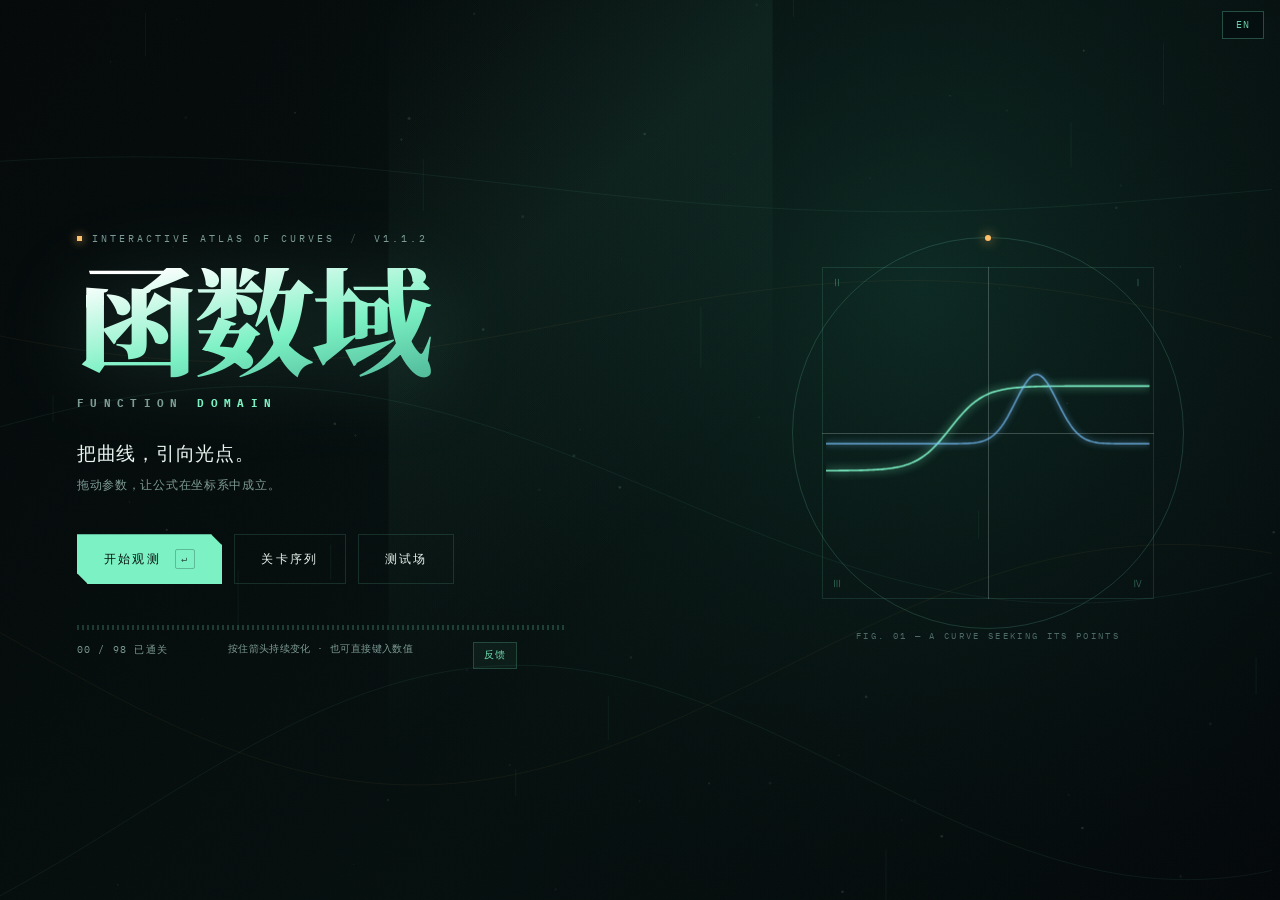
<file: index.html>
<!DOCTYPE html>
<html lang="zh-CN">
<head>
<meta charset="utf-8" />
<meta name="viewport" content="width=device-width, initial-scale=1, viewport-fit=cover" />
<title>函数域 · FUNCTION DOMAIN</title>
<meta name="theme-color" content="#05090a" />
<meta name="description" content="用公式把曲线引向光点的函数图像解谜游戏" />
<link rel="icon" href="data:image/svg+xml,%3Csvg xmlns='http://www.w3.org/2000/svg' viewBox='0 0 32 32'%3E%3Crect width='32' height='32' fill='%2305090a'/%3E%3Cpath d='M3 25 C 9 25 9 7 16 7 S 23 25 29 25' stroke='%237bf1c4' stroke-width='2' fill='none'/%3E%3C/svg%3E" />
<link rel="preconnect" href="https://fonts.googleapis.com" />
<link rel="preconnect" href="https://fonts.gstatic.com" crossorigin />
<link href="https://fonts.googleapis.com/css2?family=Fraunces:opsz,wght@9..144,400;9..144,700;9..144,900&family=IBM+Plex+Mono:wght@400;500;600&family=Noto+Serif+SC:wght@400;600;900&display=swap" rel="stylesheet" />
<link rel="stylesheet" href="style.css" />
</head>
<body>
<canvas id="bg-canvas" aria-hidden="true"></canvas>
<div class="grain" aria-hidden="true"></div>

<!-- ==================== 开始界面 ==================== -->
<section class="screen screen-start is-active" id="screen-start">
  <div class="start-wrap">
    <div class="start-copy">
      <p class="eyebrow"><span class="pip"></span>INTERACTIVE ATLAS OF CURVES <span class="sl">/</span> <span class="mono" data-version>V1.1.2</span></p>
      <h1 class="brand">
        <span class="brand-cn">函数域</span>
        <span class="brand-en">FUNCTION <em>DOMAIN</em></span>
      </h1>
      <p class="tagline"><span data-i18n="start.tagline">把曲线，引向光点。</span><small data-i18n="start.taglineSub">拖动参数，让公式在坐标系中成立。</small></p>
      <div class="start-actions">
        <button class="btn btn-primary" id="btn-start" type="button"><span data-i18n="start.begin">开始观测</span><kbd>↵</kbd></button>
        <button class="btn btn-ghost" id="btn-open-levels" type="button"><span data-i18n="start.levels">关卡序列</span></button>
        <button class="btn btn-ghost" id="btn-sandbox" type="button"><span data-i18n="start.sandbox">测试场</span></button>
      </div>
      <div class="start-foot">
        <div class="track" id="start-track"></div>
        <div class="foot-row">
          <span class="mono" id="start-progress">00 / 98 已通关</span>
          <span class="dim note" data-i18n="start.foot2">按住箭头持续变化 · 也可直接键入数值</span>
          <button class="link-btn" id="btn-feedback-home" type="button" data-i18n="fb.open">反馈</button>
        </div>
      </div>
    </div>

    <div class="start-deco" aria-hidden="true">
      <div class="axes">
        <span class="ax ax-h"></span>
        <span class="ax ax-v"></span>
        <span class="q q1">Ⅰ</span><span class="q q2">Ⅱ</span>
        <span class="q q3">Ⅲ</span><span class="q q4">Ⅳ</span>
        <canvas class="curve" id="start-curve" aria-hidden="true"></canvas>
        <span class="orbit"><i></i></span>
      </div>
      <p class="deco-cap mono">FIG. 01 — A CURVE SEEKING ITS POINTS</p>
    </div>
  </div>
</section>

<!-- ==================== 关卡选择 ==================== -->
<section class="screen screen-levels" id="screen-levels">
  <div class="levels-wrap">
    <header class="levels-head">
      <button class="btn btn-tiny" id="btn-levels-back" type="button">← <span data-i18n="levels.back">返回</span></button>
      <div class="levels-title">
        <p class="eyebrow">SEQUENCE</p>
        <h2 data-i18n="levels.title">关卡序列</h2>
      </div>
      <p class="mono dim" id="levels-count">00 / 49 CLEARED</p>
    </header>
    <div class="levels-pager" role="tablist" aria-label="关卡分组">
      <button class="pager-tab is-active" type="button" role="tab" data-page="base" aria-selected="true" data-i18n="levels.base">基础关卡</button>
      <button class="pager-tab" type="button" role="tab" data-page="challenge" aria-selected="false" data-i18n="levels.challenge">挑战关卡</button>
    </div>
    <div class="levels-grid" id="levels-grid"></div>
    <p class="levels-note" data-i18n="levels.desc">每一关解锁一种新的函数形态。完成当前关卡，下一关才会开启。</p>
  </div>
</section>

<!-- ==================== 游戏 ==================== -->
<section class="screen screen-game" id="screen-game">
  <div class="stage">
    <header class="stage-head">
      <div class="lv-id">
        <span class="mono dim">LV</span>
        <b id="lv-number">01</b>
      </div>
      <div class="lv-meta">
        <h2 id="lv-name">初次绘制</h2>
        <p id="lv-hint">让直线穿过 A 点。A 控制倾斜，B 控制它与 y 轴的交点。</p>
      </div>
      <div class="stage-stats">
        <div class="stat"><span data-i18n="game.targets">目标</span><b id="stat-target">0 / 1</b></div>
        <div class="stat"><span data-i18n="game.forms">公式</span><b id="stat-form">1 / 1</b></div>
        <button class="chip" id="btn-hint" type="button" data-i18n="game.hint">提示</button>
        <button class="chip" id="btn-pause" type="button" data-i18n="game.pause">暂停</button>
      </div>
    </header>

    <div class="plot-wrap" id="plot-wrap">
      <canvas id="plot-canvas"></canvas>
      <span class="plot-cap tl mono">PLOT / LIVE</span>
      <span class="plot-cap br mono">CARTESIAN FIELD</span>
      <div class="plot-hud hud-left" aria-hidden="true">
        <p class="hud-title mono">MISSION</p>
        <ul class="hud-targets" id="hud-targets"></ul>
        <p class="hud-zone mono" id="hud-zone"></p>
        <p class="hud-foot mono" id="hud-range">VIEW ±10</p>
      </div>
      <div class="plot-hud hud-right" aria-hidden="true">
        <p class="hud-title mono">SPECTRUM</p>
        <ul class="hud-forms" id="hud-forms"></ul>
      </div>
      <div class="hint-pop" id="hint-pop"></div>
      <div class="scan" id="scan"></div>
    </div>
  </div>

  <div class="console">
    <nav class="panel-tabs" role="tablist" aria-label="操作分区">
      <button class="panel-tab is-active" type="button" role="tab" data-panel="forms" aria-selected="true" aria-controls="panel-forms" data-i18n="tab.forms">公式</button>
      <button class="panel-tab" type="button" role="tab" data-panel="palette" aria-selected="false" aria-controls="panel-palette" data-i18n="tab.palette">选择</button>
      <button class="panel-tab" type="button" role="tab" data-panel="settings" aria-selected="false" aria-controls="panel-settings" data-i18n="tab.settings">设置</button>
    </nav>
    <section class="panel panel-forms" id="panel-forms" data-panel="forms" role="tabpanel">
      <header class="panel-head">
        <h3 data-i18n="panel.forms">公式区</h3>
        <div class="head-tools">
          <span class="tag mono" id="form-count">1 / 1</span>
          <button class="mini-btn" id="btn-stop-all" type="button" data-i18n="panel.stopAll">全部停止</button>
        </div>
      </header>
      <div class="form-list" id="form-list"></div>
      <p class="form-tip" data-i18n="form.tip">▲▼ 每秒 ±1 平滑增减，再点暂停；输入框可粘贴整条公式。</p>
    </section>

    <section class="panel" id="panel-palette" data-panel="palette" role="tabpanel">
      <header class="panel-head"><h3 data-i18n="panel.palette">公式选择区</h3><span class="tag mono" id="palette-tag" title="已解锁公式 / 全部公式">ADD</span></header>
      <div class="palette-scroll">
        <div class="palette-group">
          <p class="palette-label" data-i18n="panel.basics">基础运算 · BASICS</p>
          <div class="palette-ops" id="palette-ops"></div>
          <div class="palette-list" id="palette-list-basic"></div>
        </div>
        <div class="palette-group">
          <p class="palette-label" data-i18n="panel.advanced">进阶函数 · ADVANCED</p>
          <div class="palette-list" id="palette-list-advanced"></div>
        </div>
      </div>
      </section>

    <section class="panel" id="panel-settings" data-panel="settings" role="tabpanel">
      <header class="panel-head"><h3 data-i18n="panel.settings">设置区</h3><span class="tag mono">SYS</span></header>
      <div class="settings-body">
        <ul class="target-list" id="target-list"></ul>
        <details class="zone-block" id="zone-block" hidden>
          <summary class="zone-title mono" id="zone-title" data-i18n="zone.title">禁区 / FORBIDDEN</summary>
          <ul class="zone-list" id="zone-list"></ul>
        </details>
        <details class="brief-block" id="brief-block" hidden>
          <summary class="brief-title mono" data-i18n="brief.title">关卡讲解 / LEVEL BRIEF</summary>
          <div class="brief-body">
            <p class="brief-plan" id="brief-plan"></p>
            <ol class="brief-steps" id="brief-steps"></ol>
            <ul class="brief-pitfalls" id="brief-pitfalls"></ul>
          </div>
        </details>
        <details class="solutions-block" id="solutions-block" hidden>
          <summary class="solutions-title mono" data-i18n="sol.title">官方解法 / SOLUTIONS</summary>
          <ul class="solution-list" id="solution-list"></ul>
        </details>
        <div class="switches">
          <label class="switch"><input type="checkbox" id="opt-grid" checked /><span class="track"></span><span data-i18n="switch.grid">显示网格</span></label>
          <label class="switch"><input type="checkbox" id="opt-ticks" checked /><span class="track"></span><span data-i18n="switch.ticks">坐标刻度</span></label>
          <label class="switch"><input type="checkbox" id="opt-guides" checked /><span class="track"></span><span data-i18n="switch.guides">参考虚线</span></label>
          <label class="switch"><input type="checkbox" id="opt-target" /><span class="track"></span><span data-i18n="switch.target">目标图像</span></label>
        </div>
        <details class="github-block" id="github-block">
          <summary class="github-title mono" data-i18n="gh.title">GITHUB / 源码</summary>
          <div class="github-body">
            <div class="gh-row">
              <span class="gh-label" data-i18n="gh.account">账号</span>
              <a class="gh-link" href="https://github.com/turefour" target="_blank" rel="noopener noreferrer">@turefour</a>
            </div>
            <div class="gh-row">
              <span class="gh-label" data-i18n="gh.repo">项目</span>
              <a class="gh-link" href="https://github.com/turefour/function-domain" target="_blank" rel="noopener noreferrer">function-domain</a>
            </div>
            <div class="gh-row">
              <span class="gh-label" data-i18n="gh.version">版本</span>
              <span class="gh-value mono" data-version>V1.1.2</span>
            </div>
            <p class="gh-hint" data-i18n="gh.hint">在 GitHub 搜索 turefour/function-domain 即可找到源码与单文件版本。</p>
            <div class="gh-actions">
              <button class="mini-btn" id="btn-open-repo" type="button" data-i18n="gh.open">打开仓库</button>
              <button class="mini-btn" id="btn-copy-repo" type="button" data-i18n="gh.copy">复制地址</button>
            </div>
          </div>
        </details>
        <button class="mini-btn fb-open" id="btn-feedback" type="button" data-i18n="fb.open">反馈 / FEEDBACK</button>
        <p class="op-note" data-i18n="op.note">箭头启动匀速增减（每秒 ±1），再点暂停；「停止」键定格；输入框可粘贴整条公式。</p>
        <div class="settings-actions">
          <button class="btn btn-line" id="btn-reset" type="button" data-i18n="btn.reset">重置本关</button>
          <button class="btn btn-line btn-warn" id="btn-home" type="button" data-i18n="btn.home">返回主页 · 选择关卡</button>
        </div>
      </div>
    </section>
  </div>
</section>

<!-- ==================== 通关浮层 ==================== -->
<div class="overlay" id="win-overlay">
  <div class="win-card">
    <p class="eyebrow">CURVE ALIGNED</p>
    <h2 data-i18n="win.title">光点已连接</h2>
    <p class="win-sub" id="win-sub">曲线穿过全部目标。</p>
    <div class="win-stats" id="win-stats"></div>
    <div class="win-actions">
      <button class="btn btn-primary" id="btn-next" type="button" data-i18n="win.next">下一关 →</button>
      <button class="btn btn-ghost" id="btn-replay" type="button" data-i18n="win.replay">重玩</button>
      <button class="btn btn-ghost" id="btn-win-home" type="button" data-i18n="win.home">主页</button>
    </div>
  </div>
</div>

<!-- ==================== 函数教学 ==================== -->
<div class="lesson" id="lesson" role="dialog" aria-modal="true" aria-labelledby="lesson-title" hidden>
  <div class="lesson-card">
    <button class="lesson-close-x" id="lesson-close-x" type="button" aria-label="关闭">✕</button>
    <p class="lesson-eyebrow mono" id="lesson-eyebrow">NEW FUNCTION</p>
    <h2 class="lesson-title" id="lesson-title">一次函数</h2>
    <p class="lesson-concept" id="lesson-concept"></p>
    <p class="lesson-form mono" id="lesson-form">y = A x + B</p>
    <div class="lesson-canvas-wrap">
      <canvas id="lesson-canvas"></canvas>
    </div>
    <ol class="lesson-steps" id="lesson-steps"></ol>
    <ul class="lesson-points" id="lesson-points"></ul>
    <ul class="lesson-pitfalls" id="lesson-pitfalls"></ul>
    <div class="lesson-actions">
      <button class="btn btn-primary" id="lesson-close" type="button" data-i18n="btn.remember">记住了</button>
    </div>
  </div>
</div>

<div class="fb-overlay" id="fb-overlay" hidden>
  <div class="fb-card" role="dialog" aria-modal="true" aria-labelledby="fb-modal-title">
    <button class="fb-close" id="fb-close" type="button" aria-label="关闭">✕</button>
    <p class="fb-eyebrow mono" data-i18n="fb.eyebrow">FEEDBACK</p>
    <h2 class="fb-modal-title" id="fb-modal-title" data-i18n="fb.title">反馈</h2>
    <textarea class="fb-text" id="fb-text" rows="4" maxlength="500" placeholder="遇到问题或有建议？写在这里。" data-i18n-ph="fb.placeholder"></textarea>
    <div class="fb-foot">
      <span class="fb-count mono" id="fb-count">0 / 500</span>
      <button class="mini-btn" id="fb-send" type="button" data-i18n="fb.send">提交</button>
    </div>
    <p class="fb-hint" data-i18n="fb.hint">每分钟最多提交一次；请勿包含广告、脚本或攻击性内容。</p>
  </div>
</div>

<div class="err-overlay" id="err-overlay" hidden>
  <div class="err-card" role="alertdialog" aria-modal="true" aria-labelledby="err-title">
    <p class="err-eyebrow mono" data-i18n="err.eyebrow">RUNTIME ERROR · 运行异常</p>
    <h2 class="err-title" id="err-title" data-i18n="err.title">程序出错了</h2>
    <p class="err-msg" id="err-msg"></p>
    <p class="err-meta mono" id="err-meta"></p>
    <pre class="err-stack" id="err-stack"></pre>
    <div class="err-actions">
      <button class="btn btn-primary" id="err-send" type="button" data-i18n="err.send">回传报告</button>
      <button class="btn btn-line" id="err-copy" type="button" data-i18n="err.copy">复制信息</button>
      <button class="btn btn-line" id="err-close" type="button" data-i18n="err.close">关闭</button>
    </div>
    <p class="err-note" data-i18n="err.note">报告只包含错误信息、版本与关卡，不含任何个人数据。</p>
  </div>
</div>

<button class="lang-switch" id="lang-switch" type="button" aria-label="Switch to English">EN</button>

<div class="toast" id="toast"></div>

<script src="game.js"></script>
</body>
</html>
</file>
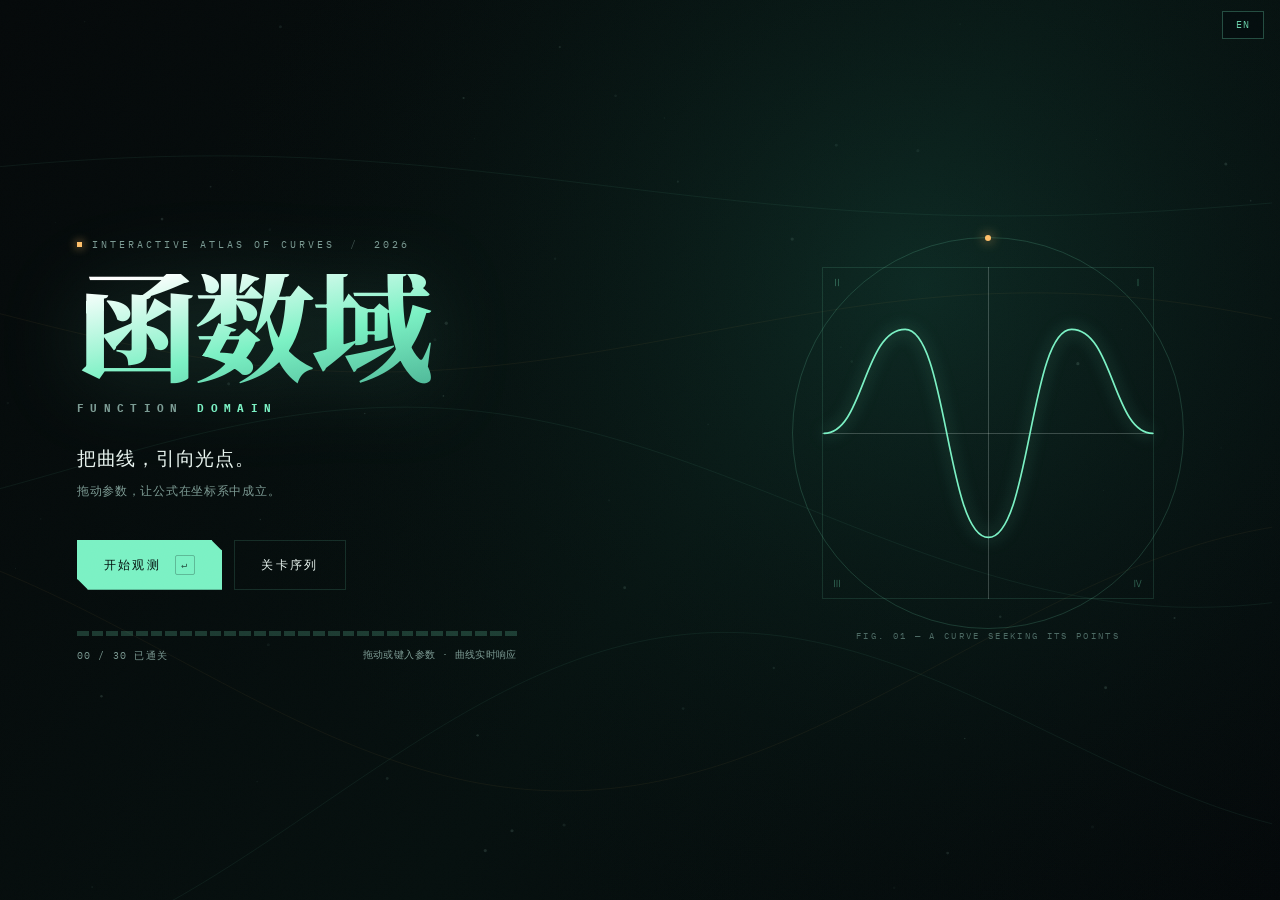
<file: standalone.html>
<!DOCTYPE html>
<html lang="zh-CN">
<head>
<meta charset="utf-8" />
<meta name="viewport" content="width=device-width, initial-scale=1, viewport-fit=cover" />
<title>函数域 · FUNCTION DOMAIN</title>
<meta name="theme-color" content="#05090a" />
<meta name="description" content="用公式把曲线引向光点的函数图像解谜游戏" />
<link rel="icon" href="data:image/svg+xml,%3Csvg xmlns='http://www.w3.org/2000/svg' viewBox='0 0 32 32'%3E%3Crect width='32' height='32' fill='%2305090a'/%3E%3Cpath d='M3 25 C 9 25 9 7 16 7 S 23 25 29 25' stroke='%237bf1c4' stroke-width='2' fill='none'/%3E%3C/svg%3E" />
<link rel="preconnect" href="https://fonts.googleapis.com" />
<link rel="preconnect" href="https://fonts.gstatic.com" crossorigin />
<link href="https://fonts.googleapis.com/css2?family=Fraunces:opsz,wght@9..144,400;9..144,700;9..144,900&family=IBM+Plex+Mono:wght@400;500;600&family=Noto+Serif+SC:wght@400;600;900&display=swap" rel="stylesheet" />
<style>
@charset "UTF-8";

/* ============================================================
   函数域 / FUNCTION DOMAIN
   Aesthetic: deep-field observatory instrument, mint phosphor
   ============================================================ */

:root {
  --void: #05090a;
  --void-2: #08120f;
  --panel: #0a1517;
  --panel-hi: #0d1d1e;
  --line: rgba(123, 241, 196, 0.14);
  --line-soft: rgba(123, 241, 196, 0.07);
  --mint: #7bf1c4;
  --mint-deep: #35c79a;
  --amber: #ffc06a;
  --rose: #ff7d8c;
  --ink: #e9f5f0;
  --dim: #7c9a93;
  --dim-2: #4c6963;
  --mono: "IBM Plex Mono", ui-monospace, Consolas, "Courier New", monospace;
  --serif: "Fraunces", "Noto Serif SC", "Songti SC", "SimSun", serif;
  --sans: "IBM Plex Mono", "PingFang SC", "Hiragino Sans GB", "Microsoft YaHei", system-ui, sans-serif;
  --ease: cubic-bezier(.22, .8, .28, 1);
}

* { box-sizing: border-box; }

html, body {
  margin: 0;
  height: 100%;
  overflow: hidden;
  background: var(--void);
}

body {
  color: var(--ink);
  font-family: var(--sans);
  font-size: 14px;
  line-height: 1.55;
  -webkit-font-smoothing: antialiased;
  text-rendering: optimizeLegibility;
}

button, input { font: inherit; color: inherit; }
h1, h2, h3, p, ul { margin: 0; }
ul { list-style: none; padding: 0; }
.mono { font-family: var(--mono); }
.dim { color: var(--dim); }

::selection { background: rgba(123, 241, 196, .28); color: #fff; }

/* ---------- 背景 ---------- */
#bg-canvas {
  position: fixed;
  inset: 0;
  z-index: 0;
  display: block;
  transition: opacity .6s var(--ease);
}

.grain {
  position: fixed;
  inset: 0;
  z-index: 90;
  pointer-events: none;
  opacity: .05;
  mix-blend-mode: overlay;
  background-image: url("data:image/svg+xml;utf8,<svg xmlns='http://www.w3.org/2000/svg' width='140' height='140'><filter id='n'><feTurbulence type='fractalNoise' baseFrequency='0.85' numOctaves='3' stitchTiles='stitch'/></filter><rect width='140' height='140' filter='url(%23n)' opacity='0.55'/></svg>");
}

/* ---------- 屏幕容器 ---------- */
.screen {
  position: fixed;
  inset: 0;
  z-index: 2;
  display: none;
  overflow: hidden;
}
.screen.is-active { display: flex; }

/* ============================================================
   开始界面
   ============================================================ */
.screen-start {
  align-items: center;
  justify-content: center;
  padding: clamp(24px, 6vh, 72px) clamp(22px, 6vw, 88px);
  overflow-y: auto;
}

.start-wrap {
  width: min(1180px, 100%);
  display: grid;
  grid-template-columns: minmax(0, 1.18fr) minmax(0, .82fr);
  gap: clamp(28px, 6vw, 90px);
  align-items: center;
}

.start-copy > * {
  opacity: 0;
  animation: rise .9s var(--ease) forwards;
}
.start-copy > *:nth-child(1) { animation-delay: .05s; }
.start-copy > *:nth-child(2) { animation-delay: .14s; }
.start-copy > *:nth-child(3) { animation-delay: .24s; }
.start-copy > *:nth-child(4) { animation-delay: .34s; }
.start-copy > *:nth-child(5) { animation-delay: .46s; }

@keyframes rise {
  from { opacity: 0; transform: translateY(18px); }
  to { opacity: 1; transform: none; }
}

.eyebrow {
  display: flex;
  align-items: center;
  gap: 10px;
  font-family: var(--mono);
  font-size: 10px;
  letter-spacing: .3em;
  text-transform: uppercase;
  color: var(--dim);
}
.eyebrow .sl { margin: 0 5px; opacity: .45; }
.note { font-size: 9.5px; letter-spacing: .04em; line-height: 1.5; }
.eyebrow .pip {
  width: 5px;
  height: 5px;
  background: var(--amber);
  box-shadow: 0 0 10px var(--amber);
  animation: blink 2.6s steps(1) infinite;
}
@keyframes blink { 0%, 70% { opacity: 1; } 71%, 100% { opacity: .15; } }

.brand { margin-top: clamp(14px, 2.4vh, 26px); }
.brand-cn {
  display: block;
  font-family: var(--serif);
  font-weight: 900;
  font-size: clamp(62px, 9.4vw, 132px);
  line-height: .92;
  letter-spacing: -.02em;
  background: linear-gradient(168deg, #ffffff 6%, var(--mint) 46%, #2f8f78 100%);
  -webkit-background-clip: text;
  background-clip: text;
  color: transparent;
  filter: drop-shadow(0 8px 42px rgba(123, 241, 196, .18));
}
.brand-en {
  display: block;
  margin-top: 16px;
  font-family: var(--mono);
  font-size: 11px;
  letter-spacing: .58em;
  color: var(--dim);
  text-transform: uppercase;
}
.brand-en em {
  font-style: normal;
  color: var(--mint);
}

.tagline {
  margin-top: clamp(18px, 3vh, 30px);
  font-size: clamp(15px, 1.5vw, 19px);
  color: var(--ink);
  letter-spacing: .04em;
}
.tagline small {
  display: block;
  margin-top: 8px;
  font-size: 12px;
  color: var(--dim);
  letter-spacing: .06em;
}

.start-actions {
  display: flex;
  flex-wrap: wrap;
  gap: 12px;
  margin-top: clamp(24px, 4.4vh, 42px);
}

/* ---------- 按钮 ---------- */
.btn {
  position: relative;
  display: inline-flex;
  align-items: center;
  gap: 14px;
  padding: 14px 26px;
  border: 1px solid var(--line);
  background: transparent;
  color: var(--ink);
  font-family: var(--mono);
  font-size: 11.5px;
  letter-spacing: .2em;
  text-transform: uppercase;
  cursor: pointer;
  overflow: hidden;
  transition: color .25s var(--ease), border-color .25s var(--ease),
              background .25s var(--ease), transform .2s var(--ease),
              box-shadow .3s var(--ease);
}
.btn::after {
  content: "";
  position: absolute;
  inset: 0;
  background: linear-gradient(100deg, transparent 20%, rgba(255, 255, 255, .35) 50%, transparent 80%);
  transform: translateX(-130%);
  transition: transform .65s var(--ease);
  pointer-events: none;
}
.btn:hover::after { transform: translateX(130%); }
.btn:active { transform: translateY(1px); }

.btn-primary {
  color: #04120e;
  background: var(--mint);
  border-color: var(--mint);
  clip-path: polygon(0 0, calc(100% - 11px) 0, 100% 11px, 100% 100%, 11px 100%, 0 calc(100% - 11px));
}
.btn-primary:hover {
  box-shadow: 0 0 34px rgba(123, 241, 196, .4);
  background: #8cf9cf;
}

.btn-ghost:hover {
  border-color: rgba(123, 241, 196, .55);
  background: rgba(123, 241, 196, .05);
}

.btn kbd {
  font-family: var(--mono);
  font-size: 10px;
  padding: 1px 5px;
  border: 1px solid rgba(4, 18, 14, .35);
  border-radius: 2px;
  opacity: .7;
}

.btn-line {
  width: 100%;
  justify-content: center;
  padding: 10px 12px;
  font-size: 10.5px;
  letter-spacing: .14em;
  border-color: var(--line-soft);
  color: var(--dim);
}
.btn-line:hover { color: var(--ink); border-color: var(--line); background: rgba(123, 241, 196, .05); }
.btn-warn:hover { color: var(--rose); border-color: rgba(255, 125, 140, .5); background: rgba(255, 125, 140, .06); }

.btn-tiny {
  padding: 8px 14px;
  font-size: 10px;
  letter-spacing: .12em;
  border-color: var(--line-soft);
  color: var(--dim);
  text-transform: none;
}
.btn-tiny:hover { color: var(--ink); border-color: var(--line); }

/* ---------- 开始界面进度 ---------- */
.start-foot { margin-top: clamp(26px, 4.6vh, 46px); max-width: 440px; }

.track {
  display: grid;
  grid-auto-flow: column;
  grid-auto-columns: minmax(2px, 1fr);
  gap: 3px;
  height: 5px;
}
.track i {
  display: block;
  height: 100%;
  background: rgba(123, 241, 196, .2);
  transition: background .4s var(--ease), box-shadow .4s var(--ease);
}
.track i.on {
  background: var(--mint);
  box-shadow: 0 0 12px rgba(123, 241, 196, .55);
}

.foot-row {
  display: flex;
  flex-wrap: wrap;
  justify-content: space-between;
  gap: 8px 18px;
  margin-top: 12px;
  font-size: 10px;
  letter-spacing: .12em;
  color: var(--dim);
}

/* ---------- 开始界面装饰 ---------- */
.start-deco {
  position: relative;
  display: flex;
  flex-direction: column;
  align-items: center;
  gap: 20px;
}
.axes {
  position: relative;
  width: clamp(230px, 26vw, 360px);
  aspect-ratio: 1;
  margin: 10px;
}
.axes::before {
  content: "";
  position: absolute;
  inset: 0;
  border: 1px solid rgba(123, 241, 196, .12);
}
.ax {
  position: absolute;
  background: rgba(233, 245, 240, .22);
}
.ax-h { left: 0; right: 0; top: 50%; height: 1px; }
.ax-v { top: 0; bottom: 0; left: 50%; width: 1px; }

.q {
  position: absolute;
  font-family: var(--mono);
  font-size: 10px;
  color: rgba(123, 241, 196, .35);
  letter-spacing: .1em;
}
.q1 { top: 8px; right: 10px; }
.q2 { top: 8px; left: 10px; }
.q3 { bottom: 8px; left: 10px; }
.q4 { bottom: 8px; right: 10px; }

.axes .curve {
  position: absolute;
  inset: 0;
  width: 100%;
  height: 100%;
  overflow: visible;
}
.curve-path {
  fill: none;
  stroke: var(--mint);
  stroke-width: 1.6;
  stroke-linecap: round;
  stroke-dasharray: 1400;
  stroke-dashoffset: 1400;
  animation: draw 2.4s var(--ease) .3s forwards, glow 5s ease-in-out 2.8s infinite;
  filter: drop-shadow(0 0 7px rgba(123, 241, 196, .6));
}
@keyframes draw { to { stroke-dashoffset: 0; } }
@keyframes glow { 0%, 100% { opacity: .85; } 50% { opacity: 1; } }

.orbit {
  position: absolute;
  inset: -9%;
  border: 1px solid rgba(123, 241, 196, .17);
  border-radius: 50%;
  animation: spin 26s linear infinite;
}
.orbit i {
  position: absolute;
  top: -3px;
  left: 50%;
  width: 6px;
  height: 6px;
  margin-left: -3px;
  border-radius: 50%;
  background: var(--amber);
  box-shadow: 0 0 12px var(--amber);
}
@keyframes spin { to { transform: rotate(360deg); } }

.deco-cap {
  font-size: 9px;
  letter-spacing: .26em;
  color: var(--dim-2);
}

/* ============================================================
   关卡选择
   ============================================================ */
.screen-levels {
  flex-direction: column;
  align-items: center;
  overflow-y: auto;
  padding: clamp(22px, 5vh, 56px) clamp(20px, 5vw, 64px);
}
.levels-wrap { width: min(1180px, 100%); }

.levels-head {
  display: flex;
  align-items: flex-end;
  justify-content: space-between;
  gap: 20px;
  flex-wrap: wrap;
  padding-bottom: 18px;
  border-bottom: 1px solid var(--line-soft);
  margin-bottom: 24px;
}
.levels-title h2 {
  margin-top: 6px;
  font-family: var(--serif);
  font-size: clamp(26px, 3.4vw, 40px);
  font-weight: 700;
  letter-spacing: .02em;
}
.levels-head > p { font-size: 10px; letter-spacing: .18em; }

.levels-grid {
  display: grid;
  grid-template-columns: repeat(auto-fill, minmax(172px, 1fr));
  grid-auto-rows: auto;
  gap: 12px;
  padding-bottom: 8px;
}

.level-card {
  position: relative;
  display: flex;
  flex-direction: column;
  gap: 6px;
  min-width: 0;
  padding: 15px 16px 13px;
  text-align: left;
  border: 1px solid var(--line-soft);
  background: linear-gradient(158deg, rgba(123, 241, 196, .045), rgba(8, 18, 18, .2) 62%);
  color: var(--ink);
  cursor: pointer;
  transition: border-color .25s var(--ease), transform .25s var(--ease),
              background .3s var(--ease), box-shadow .3s var(--ease);
  opacity: 0;
  animation: rise .6s var(--ease) forwards;
}
.level-card:hover {
  border-color: rgba(123, 241, 196, .45);
  transform: translateY(-3px);
  box-shadow: 0 18px 34px -22px rgba(0, 0, 0, .9);
  background: linear-gradient(158deg, rgba(123, 241, 196, .1), rgba(8, 18, 18, .2) 62%);
}
.lc-index {
  font-family: var(--serif);
  font-size: 40px;
  line-height: 1;
  font-weight: 700;
  color: rgba(123, 241, 196, .82);
}
.lc-name { font-size: 12.5px; letter-spacing: .04em; }
.lc-kinds { display: flex; flex-wrap: wrap; gap: 4px; margin-top: 2px; }
.lc-kind {
  font-family: var(--mono);
  font-style: normal;
  font-size: 8.5px;
  letter-spacing: .12em;
  padding: 1px 5px;
  border: 1px solid var(--line-soft);
  color: var(--dim-2);
}
.lc-kind.is-warn {
  color: rgba(255, 150, 164, .85);
  border-color: rgba(255, 118, 136, .32);
}
.lc-state {
  margin-top: auto;
  padding-top: 8px;
  font-family: var(--mono);
  font-size: 9px;
  letter-spacing: .18em;
  color: var(--dim);
  text-transform: uppercase;
}
.level-card.is-locked { opacity: .42; cursor: not-allowed; }
.level-card.is-locked:hover { transform: none; border-color: var(--line-soft); box-shadow: none; }
.level-card.is-cleared { border-color: rgba(123, 241, 196, .28); }
.level-card.is-cleared .lc-state { color: var(--mint); }
.level-card.is-cleared::after {
  content: "✓";
  position: absolute;
  top: 12px;
  right: 14px;
  font-family: var(--mono);
  font-size: 12px;
  color: var(--mint);
  text-shadow: 0 0 12px rgba(123, 241, 196, .8);
}

.levels-note {
  margin-top: 26px;
  font-size: 11px;
  color: var(--dim-2);
  letter-spacing: .06em;
}

/* ============================================================
   游戏界面
   ============================================================ */
.screen-game { flex-direction: column; }

.stage {
  flex: 1 1 auto;
  min-height: 0;
  display: flex;
  flex-direction: column;
  padding: 0 clamp(12px, 2vw, 22px);
}

.stage-head {
  flex: 0 0 auto;
  display: flex;
  align-items: center;
  gap: 18px;
  /* 右侧给固定的语言按钮留出空间 */
  padding: 12px 62px 10px 4px;
}

.lv-id {
  display: flex;
  align-items: baseline;
  gap: 6px;
  padding-right: 16px;
  border-right: 1px solid var(--line-soft);
}
.lv-id .mono { font-size: 9px; letter-spacing: .22em; }
.lv-id b {
  font-family: var(--serif);
  font-size: 30px;
  font-weight: 700;
  line-height: 1;
  color: var(--mint);
}

.lv-meta { flex: 1 1 auto; min-width: 0; }
.lv-meta h2 {
  font-family: var(--serif);
  font-size: 17px;
  font-weight: 600;
  letter-spacing: .04em;
  white-space: nowrap;
  overflow: hidden;
  text-overflow: ellipsis;
}
.lv-meta p {
  margin-top: 2px;
  font-size: 11px;
  color: var(--dim);
  letter-spacing: .03em;
  white-space: nowrap;
  overflow: hidden;
  text-overflow: ellipsis;
}

.stage-stats {
  display: flex;
  align-items: center;
  gap: 10px;
}
.stat {
  display: flex;
  flex-direction: column;
  align-items: flex-end;
  gap: 1px;
  padding-left: 14px;
  border-left: 1px solid var(--line-soft);
}
.stat span {
  font-family: var(--mono);
  font-size: 8.5px;
  letter-spacing: .2em;
  color: var(--dim-2);
}
.stat b {
  font-family: var(--mono);
  font-size: 12px;
  font-weight: 500;
  color: var(--mint);
  letter-spacing: .08em;
}

.chip {
  padding: 7px 12px;
  border: 1px solid var(--line-soft);
  background: transparent;
  color: var(--dim);
  font-size: 10px;
  letter-spacing: .14em;
  cursor: pointer;
  transition: .2s var(--ease);
}
.chip:hover { color: var(--ink); border-color: var(--line); background: rgba(123, 241, 196, .06); }
.chip.is-on { color: var(--amber); border-color: rgba(255, 192, 106, .4); }

/* ---------- 坐标系视窗 ---------- */
.plot-wrap {
  position: relative;
  flex: 1 1 auto;
  min-height: 0;
  border: 1px solid rgba(123, 241, 196, .13);
  background:
    radial-gradient(120% 100% at 50% 42%, rgba(24, 74, 63, .34), rgba(4, 10, 11, .9) 72%);
  overflow: hidden;
}
.plot-wrap::before,
.plot-wrap::after {
  content: "";
  position: absolute;
  width: 12px;
  height: 12px;
  border: 1px solid rgba(123, 241, 196, .5);
  pointer-events: none;
}
.plot-wrap::before { top: -1px; left: -1px; border-right: 0; border-bottom: 0; }
.plot-wrap::after { bottom: -1px; right: -1px; border-left: 0; border-top: 0; }

#plot-canvas { display: block; width: 100%; height: 100%; }

.plot-cap {
  position: absolute;
  font-size: 9px;
  letter-spacing: .22em;
  color: rgba(123, 241, 196, .4);
  pointer-events: none;
}
.plot-cap.tl { top: 8px; left: 11px; }
.plot-cap.br { bottom: 8px; right: 11px; }

/* 视窗两侧仪表盘 */
.plot-hud {
  position: absolute;
  top: 50%;
  transform: translateY(-50%);
  width: 186px;
  pointer-events: none;
}
.hud-left { left: var(--hud-x, 26px); }
.hud-right { right: var(--hud-x, 26px); }

.hud-title {
  font-size: 8px;
  letter-spacing: .32em;
  color: rgba(123, 241, 196, .42);
  padding-bottom: 7px;
  border-bottom: 1px solid rgba(123, 241, 196, .12);
}
.hud-foot {
  margin-top: 12px;
  font-size: 8px;
  letter-spacing: .2em;
  color: rgba(123, 241, 196, .28);
}

.hud-zone {
  margin-top: 11px;
  font-size: 8px;
  letter-spacing: .18em;
  color: rgba(255, 150, 164, .72);
  transition: color .25s var(--ease);
}
.hud-zone.is-hot { color: var(--rose); }
.hud-zone:empty { display: none; }

.hud-targets {
  margin-top: 9px;
  display: flex;
  flex-direction: column;
  gap: 7px;
}
.hud-targets li {
  display: grid;
  grid-template-columns: 13px 1fr 12px;
  align-items: center;
  gap: 6px;
  font-family: var(--mono);
  font-size: 10px;
  letter-spacing: .05em;
  color: var(--dim-2);
  transition: color .3s var(--ease);
}
.hud-targets .ht-id { color: rgba(255, 192, 106, .62); }
.hud-targets .ht-coord { color: rgba(228, 248, 242, .82); letter-spacing: .04em; }
.hud-targets .ht-state { text-align: right; opacity: .6; }
.hud-targets li.is-hit { color: var(--amber); }
.hud-targets li.is-hit .ht-id,
.hud-targets li.is-hit .ht-state { color: var(--amber); opacity: 1; }

.hud-forms {
  margin-top: 9px;
  display: flex;
  flex-direction: column;
  gap: 2px;
}
.hud-forms li {
  display: flex;
  align-items: center;
  gap: 8px;
  padding: 4px 0;
  font-size: 10px;
  letter-spacing: .05em;
  color: var(--dim-2);
}
.hud-forms i {
  flex: 0 0 auto;
  width: 16px;
  height: 2px;
  display: block;
}

.scan {
  position: absolute;
  inset: 0;
  pointer-events: none;
  opacity: 0;
  background: linear-gradient(180deg, transparent, rgba(123, 241, 196, .16), transparent);
  transform: translateY(-100%);
}
.scan.is-run { animation: scanDown 1.1s var(--ease) 1; }
@keyframes scanDown {
  0% { opacity: 0; transform: translateY(-100%); }
  12% { opacity: 1; }
  100% { opacity: 0; transform: translateY(100%); }
}

.hint-pop {
  position: absolute;
  left: 50%;
  bottom: 18px;
  transform: translate(-50%, 10px);
  max-width: min(560px, 88%);
  padding: 10px 16px;
  border: 1px solid rgba(255, 192, 106, .3);
  background: rgba(12, 22, 22, .95);
  color: var(--amber);
  font-size: 11.5px;
  line-height: 1.6;
  letter-spacing: .04em;
  opacity: 0;
  pointer-events: none;
  transition: .3s var(--ease);
  z-index: 4;
}
.hint-pop.is-on { opacity: 1; transform: translate(-50%, 0); }

/* ---------- 控制台 ---------- */
.console {
  flex: 0 0 auto;
  height: clamp(244px, 34vh, 352px);
  display: grid;
  grid-template-columns: minmax(0, 1.16fr) minmax(0, .86fr) minmax(0, .8fr);
  gap: 10px;
  padding: 10px clamp(12px, 2vw, 22px) 14px;
}

.panel {
  position: relative;
  display: flex;
  flex-direction: column;
  min-height: 0;
  height: 100%;
  border: 1px solid var(--line-soft);
  background: linear-gradient(172deg, rgba(16, 33, 34, .92), rgba(6, 14, 15, .96));
}
.panel::before,
.panel::after {
  content: "";
  position: absolute;
  width: 8px;
  height: 8px;
  border: 1px solid rgba(123, 241, 196, .34);
  pointer-events: none;
}
.panel::before { top: -1px; left: -1px; border-right: 0; border-bottom: 0; }
.panel::after { bottom: -1px; right: -1px; border-left: 0; border-top: 0; }

.panel-head {
  flex: 0 0 auto;
  display: flex;
  align-items: center;
  justify-content: space-between;
  gap: 10px;
  padding: 9px 12px 8px;
  border-bottom: 1px solid var(--line-soft);
}
.panel-head h3 {
  font-size: 10.5px;
  font-weight: 500;
  letter-spacing: .22em;
  color: var(--dim);
  text-transform: uppercase;
}
.head-tools { display: flex; align-items: center; gap: 8px; }

.tag {
  font-size: 8.5px;
  letter-spacing: .14em;
  color: var(--dim-2);
  padding: 2px 6px;
  border: 1px solid var(--line-soft);
}

.mini-btn {
  padding: 4px 9px;
  border: 1px solid var(--line-soft);
  background: transparent;
  color: var(--dim);
  font-size: 9px;
  letter-spacing: .1em;
  cursor: pointer;
  transition: .2s var(--ease);
}
.mini-btn:hover { color: var(--rose); border-color: rgba(255, 125, 140, .45); background: rgba(255, 125, 140, .07); }

.form-list {
  flex: 1 1 auto;
  min-height: 0;
  overflow-y: auto;
  padding: 10px;
  display: grid;
  grid-template-columns: repeat(auto-fit, minmax(300px, 1fr));
  align-content: start;
  align-items: start;
  gap: 9px;
  scrollbar-width: thin;
  scrollbar-color: rgba(123, 241, 196, .2) transparent;
}
.form-list::-webkit-scrollbar { width: 5px; }
.form-list::-webkit-scrollbar-thumb { background: rgba(123, 241, 196, .2); }

.form-tip {
  flex: 0 0 auto;
  padding: 7px 12px 9px;
  border-top: 1px solid var(--line-soft);
  font-size: 9.5px;
  line-height: 1.5;
  color: var(--dim-2);
  letter-spacing: .02em;
}

/* ---------- 公式卡片 ---------- */
.form-card {
  position: relative;
  max-width: 540px;
  padding: 9px 11px 10px;
  border: 1px solid var(--line-soft);
  border-left: 2px solid var(--accent, var(--mint));
  background: linear-gradient(150deg, rgba(255, 255, 255, .028), rgba(255, 255, 255, .004));
  animation: cardIn .35s var(--ease);
}
@keyframes cardIn {
  from { opacity: 0; transform: translateY(-6px); }
  to { opacity: 1; transform: none; }
}

.fc-head {
  display: flex;
  align-items: baseline;
  gap: 8px;
}
.fc-kind {
  font-size: 8px;
  letter-spacing: .16em;
  color: var(--accent, var(--mint));
  opacity: .8;
}
.fc-name {
  flex: 1 1 auto;
  font-size: 11px;
  color: var(--dim);
  letter-spacing: .06em;
}
.fc-del {
  width: 18px;
  height: 18px;
  display: grid;
  place-items: center;
  border: 0;
  background: transparent;
  color: var(--dim-2);
  font-size: 11px;
  cursor: pointer;
  transition: .2s var(--ease);
}
.fc-del:hover { color: var(--rose); }

.fc-expr {
  margin: 3px 0 2px;
  font-size: 13.5px;
  color: var(--accent, var(--mint));
  letter-spacing: .02em;
  text-shadow: 0 0 18px rgba(123, 241, 196, .18);
  white-space: nowrap;
  overflow: hidden;
  text-overflow: ellipsis;
}

.fc-params { display: flex; flex-direction: column; gap: 6px; }

/* ---------- 参数控件 ---------- */
.param {
  display: grid;
  grid-template-columns: minmax(0, 1fr) 30px 30px;
  grid-template-areas:
    "label up down"
    "label stop stop";
  gap: 4px;
  padding-top: 5px;
  border-top: 1px dashed rgba(123, 241, 196, .08);
}
.param:first-child { border-top: 0; padding-top: 2px; }

.param-label {
  grid-area: label;
  display: flex;
  flex-direction: column;
  gap: 3px;
  min-width: 0;
}
.pname {
  font-family: var(--mono);
  font-size: 8.5px;
  letter-spacing: .2em;
  color: var(--dim);
  text-transform: uppercase;
}

input.num {
  width: 100%;
  height: 27px;
  padding: 0 8px;
  border: 1px solid rgba(123, 241, 196, .16);
  background: rgba(0, 0, 0, .42);
  color: var(--accent, var(--mint));
  font-family: var(--mono);
  font-size: 13px;
  letter-spacing: .04em;
  text-align: right;
  transition: border-color .2s var(--ease), box-shadow .2s var(--ease), background .2s var(--ease);
  appearance: none;
}
input.num:hover { border-color: rgba(123, 241, 196, .3); }
input.num:focus {
  outline: none;
  border-color: var(--accent, var(--mint));
  background: rgba(0, 0, 0, .6);
  box-shadow: 0 0 0 2px rgba(123, 241, 196, .1), inset 0 0 16px rgba(123, 241, 196, .07);
}

.step {
  display: flex;
  flex-direction: column;
  align-items: center;
  justify-content: center;
  gap: 0;
  height: 27px;
  padding: 0;
  border: 1px solid rgba(123, 241, 196, .16);
  background: rgba(255, 255, 255, .022);
  color: var(--dim);
  cursor: pointer;
  transition: color .18s var(--ease), background .18s var(--ease),
              border-color .18s var(--ease), box-shadow .25s var(--ease);
}
.step.up { grid-area: up; }
.step.down { grid-area: down; }
.step i { font-style: normal; font-size: 10px; line-height: 1; }
.step:hover { color: var(--ink); border-color: rgba(123, 241, 196, .38); background: rgba(123, 241, 196, .08); }
.step:active { transform: translateY(1px); }

.step[data-active="true"] {
  /* 只有一种速度，激活态统一用薄荷色 */
  color: #04140f;
  background: var(--mint);
  border-color: var(--mint);
  box-shadow: 0 0 15px rgba(123, 241, 196, .45);
  animation: stepPulse 1.6s ease-in-out infinite;
}
@keyframes stepPulse {
  0%, 100% { filter: brightness(1); }
  50% { filter: brightness(1.16); }
}

.stop {
  grid-area: stop;
  height: 18px;
  padding: 0;
  border: 1px solid rgba(255, 125, 140, .26);
  background: transparent;
  color: rgba(255, 125, 140, .85);
  font-size: 9px;
  letter-spacing: .14em;
  cursor: pointer;
  transition: .18s var(--ease);
}
.stop:hover:not(:disabled) { background: rgba(255, 125, 140, .14); color: #fff; }
.stop:disabled { opacity: .22; cursor: default; }

/* ---------- 公式选择区 ---------- */
.palette-scroll {
  flex: 1 1 auto;
  min-height: 0;
  overflow-y: auto;
  padding: 7px 10px 6px;
  display: flex;
  flex-direction: column;
  gap: 7px;
  scrollbar-width: thin;
  scrollbar-color: rgba(123, 241, 196, .2) transparent;
}
.palette-scroll::-webkit-scrollbar { width: 5px; }
.palette-scroll::-webkit-scrollbar-thumb { background: rgba(123, 241, 196, .2); }

.palette-group { display: flex; flex-direction: column; gap: 4px; }
.palette-label {
  font-family: var(--mono);
  font-size: 8px;
  letter-spacing: .22em;
  color: var(--dim-2);
  padding: 0 2px 3px;
  border-bottom: 1px solid rgba(123, 241, 196, .09);
}

.palette-ops { display: flex; flex-wrap: wrap; gap: 4px; padding: 2px 0 1px; }
.op-chip {
  display: inline-flex;
  align-items: center;
  justify-content: center;
  min-width: 27px;
  height: 21px;
  padding: 0 7px;
  border: 1px solid rgba(123, 241, 196, .2);
  border-radius: 4px;
  background: rgba(123, 241, 196, .06);
  font-family: var(--mono);
  font-size: 11px;
  line-height: 1;
  color: rgba(123, 241, 196, .85);
  cursor: help;
}

.palette-list {
  display: grid;
  grid-template-columns: repeat(auto-fill, minmax(190px, 1fr));
  gap: 5px;
  align-content: start;
}

.palette-item {
  position: relative;
  display: grid;
  gap: 2px;
  width: 100%;
  padding: 7px 10px 8px;
  text-align: left;
  border: 1px dashed rgba(123, 241, 196, .18);
  background: rgba(123, 241, 196, .022);
  color: var(--ink);
  cursor: pointer;
  transition: .22s var(--ease);
}
.palette-item:hover {
  border-style: solid;
  border-color: rgba(123, 241, 196, .45);
  background: rgba(123, 241, 196, .075);
  transform: translateX(2px);
}
.pi-top {
  display: flex;
  align-items: baseline;
  justify-content: space-between;
  gap: 8px;
}
.pi-name { font-size: 12px; letter-spacing: .05em; }
.pi-short { font-family: var(--mono); font-size: 8px; letter-spacing: .16em; color: var(--dim-2); }
.pi-expr { font-family: var(--mono); font-size: 11.5px; color: rgba(123, 241, 196, .92); }
.pi-add {
  font-family: var(--mono);
  font-size: 9px;
  letter-spacing: .14em;
  color: var(--dim-2);
  margin-top: 2px;
}
.palette-item:hover .pi-add { color: var(--mint); }


.palette-item.is-locked {
  opacity: .5;
  padding: 7px 10px;
  align-content: center;
  background: transparent;
  border-color: rgba(255, 192, 106, .22);
  cursor: not-allowed;
}
.palette-item.is-locked .pi-name { color: var(--dim); font-size: 11px; }
.pi-lock {
  font-family: var(--mono);
  font-size: 7.5px;
  letter-spacing: .1em;
  color: rgba(255, 192, 106, .8);
  border: 1px solid rgba(255, 192, 106, .25);
  border-radius: 3px;
  padding: 1px 4px;
}

.pi-plus { margin-left: 5px; color: var(--mint); font-size: 10px; }

.palette-item .pi-expr { padding-right: 16px; }
.pi-info {
  position: absolute;
  right: 6px;
  bottom: 6px;
  width: 15px;
  height: 15px;
  display: grid;
  place-items: center;
  border: 1px solid rgba(123, 241, 196, .22);
  border-radius: 50%;
  background: rgba(6, 16, 16, .82);
  font-family: var(--mono);
  font-size: 9px;
  line-height: 1;
  color: rgba(123, 241, 196, .68);
  cursor: pointer;
  transition: .2s var(--ease);
}
.pi-info:hover {
  border-color: rgba(123, 241, 196, .7);
  background: rgba(123, 241, 196, .12);
  color: var(--mint);
}

.palette-item.is-full { opacity: .72; }
.palette-item.is-full:hover {
  transform: none;
  border-color: rgba(123, 241, 196, .3);
  background: rgba(123, 241, 196, .04);
}
.palette-item.is-full:hover .pi-add { color: var(--dim-2); }

.palette-item.is-new { animation: unlockPulse 1.4s var(--ease) 3; }
@keyframes unlockPulse {
  0%, 100% {
    border-color: rgba(123, 241, 196, .18);
    box-shadow: 0 0 0 0 rgba(123, 241, 196, 0);
  }
  38% {
    border-color: rgba(123, 241, 196, .8);
    box-shadow: 0 0 22px rgba(123, 241, 196, .32);
  }
}

/* ---------- 设置区 ---------- */
.settings-body {
  flex: 1 1 auto;
  min-height: 0;
  overflow-y: auto;
  padding: 10px 12px 12px;
  display: flex;
  flex-direction: column;
  gap: 12px;
  scrollbar-width: thin;
  scrollbar-color: rgba(123, 241, 196, .2) transparent;
}
.settings-body::-webkit-scrollbar { width: 5px; }
.settings-body::-webkit-scrollbar-thumb { background: rgba(123, 241, 196, .2); }

.target-list { display: flex; flex-direction: column; gap: 3px; }
.target-list li {
  display: flex;
  align-items: baseline;
  justify-content: space-between;
  gap: 8px;
  padding: 3px 7px;
  border-left: 2px solid var(--line-soft);
  font-family: var(--mono);
  font-size: 10px;
  color: var(--dim-2);
  letter-spacing: .04em;
  transition: .25s var(--ease);
}
.target-list li .tl-id { color: var(--dim); letter-spacing: .16em; }
.target-list li.is-hit {
  border-color: var(--amber);
  color: var(--amber);
  background: rgba(255, 192, 106, .05);
}
.target-list li.is-hit .tl-id { color: var(--amber); }

.zone-block {
  border: 1px solid rgba(255, 118, 136, .18);
  background: rgba(255, 118, 136, .035);
}
.zone-block[hidden] { display: none; }
.zone-title {
  display: flex;
  align-items: center;
  justify-content: space-between;
  gap: 8px;
  padding: 5px 8px;
  font-family: var(--mono);
  font-size: 8px;
  letter-spacing: .16em;
  color: rgba(255, 150, 164, .85);
  cursor: pointer;
  list-style: none;
}
.zone-title::-webkit-details-marker { display: none; }
.zone-title::after { content: '+'; opacity: .7; }
.zone-block[open] .zone-title::after { content: '\2212'; }
.zone-block.is-hot { border-color: rgba(255, 118, 136, .45); }
.zone-list { display: flex; flex-direction: column; gap: 3px; padding: 0 8px 7px; }
.zone-list li {
  display: flex;
  gap: 6px;
  font-family: var(--mono);
  font-size: 9px;
  line-height: 1.5;
  letter-spacing: .02em;
  color: var(--dim);
  transition: color .25s var(--ease);
}
.zone-list li.is-hot { color: var(--rose); }
.zone-list .zl-mark { color: rgba(255, 150, 164, .75); }
.zone-list li.is-hot .zl-mark { color: var(--rose); }

/* ---------- GitHub 引导 ---------- */
.github-block {
  border: 1px solid rgba(123, 241, 196, .14);
  background: rgba(123, 241, 196, .022);
}
.github-title {
  display: flex;
  align-items: center;
  justify-content: space-between;
  gap: 8px;
  padding: 5px 8px;
  font-family: var(--mono);
  font-size: 8px;
  letter-spacing: .16em;
  color: rgba(123, 241, 196, .7);
  cursor: pointer;
  list-style: none;
}
.github-title::-webkit-details-marker { display: none; }
.github-title::after { content: '+'; opacity: .7; }
.github-block[open] .github-title::after { content: '\2212'; }

.github-body {
  display: flex;
  flex-direction: column;
  gap: 4px;
  padding: 0 8px 8px;
}
.gh-row { display: flex; align-items: baseline; gap: 8px; }
.gh-label {
  flex: 0 0 36px;
  font-family: var(--mono);
  font-size: 8px;
  letter-spacing: .12em;
  color: var(--dim-2);
}
.gh-link {
  font-family: var(--mono);
  font-size: 10px;
  letter-spacing: .03em;
  color: rgba(123, 241, 196, .92);
  text-decoration: none;
  border-bottom: 1px dashed rgba(123, 241, 196, .3);
}
.gh-link:hover {
  color: var(--mint);
  border-bottom-color: var(--mint);
}
.gh-hint {
  margin-top: 1px;
  font-size: 9px;
  line-height: 1.55;
  color: var(--dim-2);
}
.gh-actions { display: flex; gap: 6px; margin-top: 3px; }

.switches {
  display: grid;
  grid-template-columns: 1fr 1fr;
  gap: 6px 10px;
}

.solutions-block {
  border: 1px solid rgba(123, 241, 196, .16);
  background: rgba(123, 241, 196, .028);
}
.solutions-block[hidden] { display: none; }
.solutions-title {
  display: flex;
  align-items: center;
  justify-content: space-between;
  gap: 8px;
  padding: 5px 8px;
  font-family: var(--mono);
  font-size: 8px;
  letter-spacing: .16em;
  color: rgba(123, 241, 196, .82);
  cursor: pointer;
  list-style: none;
}
.solutions-title::-webkit-details-marker { display: none; }
.solutions-title::after { content: '+'; opacity: .7; }
.solutions-block[open] .solutions-title::after { content: '\2212'; }

.solution-list {
  display: flex;
  flex-direction: column;
  gap: 5px;
  padding: 0 8px 8px;
}
.solution-list li {
  display: grid;
  grid-template-columns: 1fr auto;
  gap: 2px 8px;
  align-items: center;
  padding: 5px 7px;
  border-left: 2px solid rgba(123, 241, 196, .22);
  background: rgba(123, 241, 196, .022);
}
.sol-main { display: flex; align-items: center; gap: 6px; min-width: 0; }
.sol-tag {
  flex: 0 0 auto;
  font-family: var(--mono);
  font-size: 8px;
  color: var(--mint);
  border: 1px solid rgba(123, 241, 196, .28);
  padding: 0 3px;
}
.sol-label {
  font-size: 10px;
  color: var(--ink);
  overflow: hidden;
  text-overflow: ellipsis;
  white-space: nowrap;
}
.sol-expr {
  grid-column: 1;
  font-family: var(--mono);
  font-size: 9px;
  color: var(--dim-2);
  white-space: nowrap;
  overflow: hidden;
  text-overflow: ellipsis;
}
.sol-apply {
  grid-column: 2;
  grid-row: 1 / span 2;
  padding: 5px 9px;
  border: 1px solid rgba(123, 241, 196, .3);
  background: rgba(123, 241, 196, .06);
  color: var(--mint);
  font-size: 9px;
  letter-spacing: .1em;
  cursor: pointer;
  transition: .2s var(--ease);
}
.sol-apply:hover {
  background: rgba(123, 241, 196, .16);
  border-color: rgba(123, 241, 196, .6);
}
.solution-list li.is-matched {
  border-left-color: var(--amber);
  background: rgba(255, 192, 106, .07);
}
.solution-list li.is-matched .sol-tag {
  color: var(--amber);
  border-color: rgba(255, 192, 106, .45);
}
.solution-list li.is-matched .sol-expr { color: rgba(255, 192, 106, .85); }
.solution-list li.is-matched .sol-label::after {
  content: ' \00b7 \91cd\5408';
  color: var(--amber);
  font-size: 9px;
}

.switch {
  display: flex;
  align-items: center;
  gap: 9px;
  font-size: 11px;
  color: var(--dim);
  cursor: pointer;
  user-select: none;
  letter-spacing: .04em;
}
.switch input { position: absolute; opacity: 0; pointer-events: none; }
.switch .track {
  display: block;
  position: relative;
  flex: 0 0 auto;
  width: 26px;
  height: 13px;
  gap: 0;
  border: 1px solid rgba(123, 241, 196, .22);
  background: rgba(0, 0, 0, .4);
  transition: .22s var(--ease);
}
.switch .track::after {
  content: "";
  position: absolute;
  top: 2px;
  left: 2px;
  width: 7px;
  height: 7px;
  background: var(--dim-2);
  transition: .22s var(--ease);
}
.switch input:checked + .track { border-color: rgba(123, 241, 196, .55); }
.switch input:checked + .track::after {
  left: 15px;
  background: var(--mint);
  box-shadow: 0 0 9px rgba(123, 241, 196, .85);
}
.switch:hover { color: var(--ink); }

.op-note {
  display: none;
  font-size: 9px;
  line-height: 1.65;
  color: var(--dim-2);
  letter-spacing: .02em;
  padding-top: 2px;
}

.settings-actions {
  margin-top: auto;
  display: flex;
  flex-direction: column;
  gap: 6px;
  padding-top: 4px;
}

/* ============================================================
   通关浮层
   ============================================================ */
.overlay {
  position: fixed;
  inset: 0;
  z-index: 50;
  display: grid;
  place-items: center;
  padding: 20px;
  background: rgba(3, 8, 9, .84);
  backdrop-filter: blur(7px);
  opacity: 0;
  pointer-events: none;
  transition: opacity .35s var(--ease);
}
.overlay.is-open { opacity: 1; pointer-events: auto; }

.win-card {
  position: relative;
  width: min(520px, 94vw);
  padding: clamp(26px, 4vw, 42px);
  text-align: center;
  border: 1px solid rgba(123, 241, 196, .28);
  background:
    radial-gradient(120% 90% at 50% 0%, rgba(123, 241, 196, .12), transparent 60%),
    linear-gradient(172deg, #0c1c1d, #060f10);
  box-shadow: 0 40px 90px -40px rgba(0, 0, 0, .95), inset 0 0 60px rgba(123, 241, 196, .04);
  transform: translateY(16px) scale(.985);
  opacity: 0;
  transition: .45s var(--ease);
}
.overlay.is-open .win-card { transform: none; opacity: 1; }

.win-card::before,
.win-card::after {
  content: "";
  position: absolute;
  width: 14px;
  height: 14px;
  border: 1px solid var(--mint);
  opacity: .55;
}
.win-card::before { top: -1px; left: -1px; border-right: 0; border-bottom: 0; }
.win-card::after { bottom: -1px; right: -1px; border-left: 0; border-top: 0; }

.win-card .eyebrow { justify-content: center; color: var(--mint); letter-spacing: .42em; }
.win-card h2 {
  margin-top: 14px;
  font-family: var(--serif);
  font-size: clamp(28px, 4.4vw, 42px);
  font-weight: 700;
  letter-spacing: .04em;
}
.win-sub { margin-top: 8px; font-size: 12px; color: var(--dim); letter-spacing: .04em; }

.win-stats {
  display: flex;
  justify-content: center;
  gap: 26px;
  margin: 22px 0 26px;
  padding: 14px 0;
  border-top: 1px solid var(--line-soft);
  border-bottom: 1px solid var(--line-soft);
}
.win-stats div { display: flex; flex-direction: column; gap: 2px; }
.win-stats span {
  font-family: var(--mono);
  font-size: 8.5px;
  letter-spacing: .2em;
  color: var(--dim-2);
  text-transform: uppercase;
}
.win-stats b { font-family: var(--mono); font-size: 15px; font-weight: 500; color: var(--mint); }

.win-actions { display: flex; justify-content: center; flex-wrap: wrap; gap: 8px; }
.win-actions .btn { padding: 12px 20px; font-size: 11.5px; }

/* ---------- 函数教学 ---------- */
.lesson {
  position: fixed;
  inset: 0;
  z-index: 75;
  display: grid;
  place-items: center;
  padding: 24px;
  background: rgba(3, 8, 9, .82);
  backdrop-filter: blur(6px);
}
.lesson[hidden] { display: none; }

.lesson-card {
  position: relative;
  width: min(420px, 100%);
  max-height: calc(100vh - 48px);
  overflow-y: auto;
  padding: 26px 26px 20px;
  border: 1px solid rgba(123, 241, 196, .3);
  background: linear-gradient(168deg, rgba(15, 40, 36, .98), rgba(5, 14, 15, .99));
  box-shadow: 0 30px 90px rgba(0, 0, 0, .7), 0 0 40px rgba(123, 241, 196, .07);
  animation: rise .4s var(--ease) both;
}

.lesson-eyebrow {
  font-size: 8.5px;
  letter-spacing: .3em;
  color: rgba(123, 241, 196, .62);
}
.lesson-title {
  margin: 8px 0 5px;
  font-family: var(--serif);
  font-size: 26px;
  letter-spacing: .06em;
  color: var(--ink);
}
.lesson-form { font-size: 13px; color: var(--mint); }

.lesson-canvas-wrap {
  margin: 16px 0 14px;
  border: 1px solid rgba(123, 241, 196, .14);
  background: radial-gradient(120% 120% at 50% 40%, rgba(22, 66, 57, .4), rgba(3, 10, 11, .9));
}
.lesson-canvas-wrap canvas { display: block; width: 100%; height: auto; }

.lesson-points { display: flex; flex-direction: column; gap: 7px; }
.lesson-points li {
  display: flex;
  gap: 8px;
  font-size: 11.5px;
  line-height: 1.6;
  color: var(--dim);
}
.lesson-points li::before { content: '\00b7'; color: var(--mint); }

.lesson-actions {
  margin-top: 18px;
  display: flex;
  justify-content: flex-end;
}
.lesson-actions .btn { padding: 10px 24px; }

/* ============================================================
   交互增强：等宽数字、按压反馈、涟漪、对话框细节
   —— 全部走 transform/opacity 合成层，单次点击只新增一个节点
   ============================================================ */

/* 数值类文本使用等宽数字，滚动时不会左右抖动 */
.num,
.stat b,
.hud-foot,
.win-stats b,
.tag,
.lc-index,
.lv-id b { font-variant-numeric: tabular-nums; }

/* 大标题避免孤字 */
.brand-cn,
.lesson-title,
.win-card h2 { text-wrap: balance; }

/* 涟漪容器：裁剪到元素内，避免溢出 */
.btn,
.chip,
.mini-btn,
.step,
.stop,
.sol-apply,
.fc-del,
.level-card,
.palette-item,
.lang-switch {
  position: relative;
  overflow: hidden;
}

/* 按下反馈 */
.btn:active { transform: translateY(1px) scale(.995); }
.chip:active,
.mini-btn:active,
.stop:active,
.sol-apply:active,
.fc-del:active,
.lang-switch:active,
.palette-item:active { transform: translateY(1px) scale(.97); }
.step:active { transform: translateY(1px) scale(.94); }

/* 键盘焦点可见 */
.btn:focus-visible,
.chip:focus-visible,
.mini-btn:focus-visible,
.step:focus-visible,
.stop:focus-visible,
.sol-apply:focus-visible,
.fc-del:focus-visible,
.lang-switch:focus-visible,
.level-card:focus-visible,
.palette-item:focus-visible,
.lesson-close-x:focus-visible {
  outline: 1px solid rgba(123, 241, 196, .75);
  outline-offset: 2px;
}

/* 主按钮的光泽扫过 */
.btn-primary::after {
  content: '';
  position: absolute;
  inset: 0;
  background: linear-gradient(104deg, transparent 32%, rgba(255, 255, 255, .3) 47%, transparent 62%);
  transform: translateX(-130%);
  transition: transform .55s var(--ease);
  pointer-events: none;
}
.btn-primary:hover::after { transform: translateX(130%); }

/* 点击涟漪 */
.ripple {
  position: absolute;
  border-radius: 50%;
  pointer-events: none;
  background: radial-gradient(circle, rgba(123, 241, 196, .42), rgba(123, 241, 196, 0) 62%);
  transform: scale(0);
  animation: rippleOut .52s var(--ease) forwards;
}
.btn-primary .ripple,
.lesson-close-x .ripple {
  background: radial-gradient(circle, rgba(4, 18, 14, .24), rgba(4, 18, 14, 0) 62%);
}
@keyframes rippleOut {
  to { transform: scale(1); opacity: 0; }
}

/* 数值正在自动增减时的呼吸高亮 */
.num.is-live {
  color: var(--mint);
  text-shadow: 0 0 10px rgba(123, 241, 196, .45);
}

/* 教学卡片右上角关闭 */
.lesson-close-x {
  position: absolute;
  top: 10px;
  right: 10px;
  width: 24px;
  height: 24px;
  display: grid;
  place-items: center;
  border: 1px solid rgba(123, 241, 196, .22);
  background: transparent;
  color: var(--dim);
  font-size: 11px;
  line-height: 1;
  cursor: pointer;
  transition: .2s var(--ease);
}
.lesson-close-x:hover {
  color: var(--mint);
  border-color: rgba(123, 241, 196, .6);
  background: rgba(123, 241, 196, .08);
}

/* 胜利面板统计逐项浮现 */
.win-stats div { opacity: 0; animation: rise .42s var(--ease) both; }
.win-stats div:nth-child(1) { animation-delay: .06s; }
.win-stats div:nth-child(2) { animation-delay: .12s; }
.win-stats div:nth-child(3) { animation-delay: .18s; }
.win-stats div:nth-child(4) { animation-delay: .24s; }
.win-stats div:nth-child(5) { animation-delay: .3s; }

/* ============================================================
   Toast
   ============================================================ */
/* ---------- 语言切换 ---------- */
.lang-switch {
  position: fixed;
  top: 11px;
  right: 16px;
  z-index: 72;
  min-width: 42px;
  padding: 5px 10px;
  border: 1px solid rgba(123, 241, 196, .28);
  background: rgba(5, 14, 15, .78);
  color: rgba(123, 241, 196, .85);
  font-family: var(--mono);
  font-size: 10px;
  letter-spacing: .12em;
  cursor: pointer;
  transition: .2s var(--ease);
}
.lang-switch:hover {
  border-color: rgba(123, 241, 196, .65);
  color: var(--mint);
  background: rgba(123, 241, 196, .1);
}
html[lang="en"] .brand-cn { display: none; }
html[lang="en"] .brand { margin-top: clamp(14px, 2.4vh, 26px); }
/* 英文模式下让 FUNCTION DOMAIN 顶替主标题的位置 */
html[lang="en"] .brand-en {
  margin-top: 0;
  font-family: var(--serif);
  font-size: clamp(38px, 6vw, 86px);
  font-weight: 700;
  line-height: 1;
  letter-spacing: -.01em;
  color: var(--ink);
  text-transform: none;
}

.toast {
  position: fixed;
  left: 50%;
  top: 84px;
  z-index: 80;
  padding: 10px 20px;
  border: 1px solid rgba(255, 125, 140, .4);
  background: rgba(14, 8, 10, .95);
  color: var(--rose);
  font-size: 10.5px;
  letter-spacing: .14em;
  opacity: 0;
  transform: translate(-50%, -12px);
  pointer-events: none;
  transition: .3s var(--ease);
}
.toast.is-on { opacity: 1; transform: translate(-50%, 0); }
.toast.is-ok {
  border-color: rgba(123, 241, 196, .45);
  background: rgba(8, 22, 18, .96);
  color: var(--mint);
  box-shadow: 0 0 24px rgba(123, 241, 196, .18);
}

/* ============================================================
   响应式
   ============================================================ */
@media (max-width: 1080px) {
  .start-wrap { grid-template-columns: 1fr; }
  .start-deco { display: none; }
}

@media (max-width: 980px) {
  .plot-hud { display: none; }
  .console {
    grid-template-columns: 1fr;
    grid-template-rows: none;
    grid-auto-rows: max-content;
    align-content: start;
    height: 58vh;
    padding: 10px 12px 12px;
    gap: 8px;
    overflow-y: auto;
    scrollbar-width: thin;
    scrollbar-color: rgba(123, 241, 196, .3) transparent;
  }
  .console::-webkit-scrollbar { width: 6px; }
  .console::-webkit-scrollbar-thumb { background: rgba(123, 241, 196, .3); }

  .panel { height: auto; min-height: 0; }
  .panel-forms .form-list { max-height: none; overflow: visible; }
  .panel-forms .form-card { max-width: none; }
  .palette-scroll,
  .settings-body { overflow: visible; }

  .form-tip { display: none; }
  .op-note { display: block; }
  .settings-actions { margin-top: 6px; }
  .lv-meta p { display: none; }
  .palette-list { grid-template-columns: repeat(auto-fill, minmax(200px, 1fr)); }
}

@media (max-width: 640px) {
  .console { height: 64vh; }
  .panel-forms { min-height: 250px; }
  .panel { min-height: 190px; }
  .panel-forms .form-card { max-width: none; }
  .stat,
  .chip { white-space: nowrap; }
  .stage-stats { gap: 6px; }
  .chip { padding: 6px 8px; letter-spacing: .08em; }
  .stage-head { gap: 10px; padding: 8px 2px; }
  .lv-id b { font-size: 22px; }
  .lv-meta h2 { font-size: 14px; }
  .stat { padding-left: 8px; }
  .stat span { display: none; }
  .brand-en { letter-spacing: .38em; font-size: 9px; }
  .start-foot { display: none; }
  .win-stats { gap: 16px; }
}

@media (prefers-reduced-motion: reduce) {
  *, *::before, *::after {
    animation-duration: .001ms !important;
    animation-iteration-count: 1 !important;
    transition-duration: .001ms !important;
  }
}
</style>
<!-- 单文件构建：由 build-standalone.mjs 生成，请勿手改 -->
</head>
<body>
<canvas id="bg-canvas" aria-hidden="true"></canvas>
<div class="grain" aria-hidden="true"></div>

<!-- ==================== 开始界面 ==================== -->
<section class="screen screen-start is-active" id="screen-start">
  <div class="start-wrap">
    <div class="start-copy">
      <p class="eyebrow"><span class="pip"></span>INTERACTIVE ATLAS OF CURVES <span class="sl">/</span> <span class="mono">2026</span></p>
      <h1 class="brand">
        <span class="brand-cn">函数域</span>
        <span class="brand-en">FUNCTION <em>DOMAIN</em></span>
      </h1>
      <p class="tagline"><span data-i18n="start.tagline">把曲线，引向光点。</span><small data-i18n="start.taglineSub">拖动参数，让公式在坐标系中成立。</small></p>
      <div class="start-actions">
        <button class="btn btn-primary" id="btn-start" type="button"><span data-i18n="start.begin">开始观测</span><kbd>↵</kbd></button>
        <button class="btn btn-ghost" id="btn-open-levels" type="button"><span data-i18n="start.levels">关卡序列</span></button>
      </div>
      <div class="start-foot">
        <div class="track" id="start-track"></div>
        <div class="foot-row">
          <span class="mono" id="start-progress">00 / 30 已通关</span>
          <span class="dim note" data-i18n="start.foot2">点击箭头启动增长 · 也可直接键入数值</span>
        </div>
      </div>
    </div>

    <div class="start-deco" aria-hidden="true">
      <div class="axes">
        <span class="ax ax-h"></span>
        <span class="ax ax-v"></span>
        <span class="q q1">Ⅰ</span><span class="q q2">Ⅱ</span>
        <span class="q q3">Ⅲ</span><span class="q q4">Ⅳ</span>
        <svg class="curve" viewBox="0 0 320 320" preserveAspectRatio="none">
          <path class="curve-path" d="M2 160 C 40 160 40 60 80 60 S 120 260 160 260 S 200 60 240 60 S 280 160 318 160" />
        </svg>
        <span class="orbit"><i></i></span>
      </div>
      <p class="deco-cap mono">FIG. 01 — A CURVE SEEKING ITS POINTS</p>
    </div>
  </div>
</section>

<!-- ==================== 关卡选择 ==================== -->
<section class="screen screen-levels" id="screen-levels">
  <div class="levels-wrap">
    <header class="levels-head">
      <button class="btn btn-tiny" id="btn-levels-back" type="button">← <span data-i18n="levels.back">返回</span></button>
      <div class="levels-title">
        <p class="eyebrow">SEQUENCE</p>
        <h2 data-i18n="levels.title">关卡序列</h2>
      </div>
      <p class="mono dim" id="levels-count">00 / 30 CLEARED</p>
    </header>
    <div class="levels-grid" id="levels-grid"></div>
    <p class="levels-note" data-i18n="levels.desc">每一关解锁一种新的函数形态。完成当前关卡，下一关才会开启。</p>
  </div>
</section>

<!-- ==================== 游戏 ==================== -->
<section class="screen screen-game" id="screen-game">
  <div class="stage">
    <header class="stage-head">
      <div class="lv-id">
        <span class="mono dim">LV</span>
        <b id="lv-number">01</b>
      </div>
      <div class="lv-meta">
        <h2 id="lv-name">初次绘制</h2>
        <p id="lv-hint">让直线穿过 A 点。A 控制倾斜，B 控制它与 y 轴的交点。</p>
      </div>
      <div class="stage-stats">
        <div class="stat"><span data-i18n="game.targets">目标</span><b id="stat-target">0 / 1</b></div>
        <div class="stat"><span data-i18n="game.forms">公式</span><b id="stat-form">1 / 1</b></div>
        <button class="chip" id="btn-hint" type="button" data-i18n="game.hint">提示</button>
        <button class="chip" id="btn-pause" type="button" data-i18n="game.pause">暂停</button>
      </div>
    </header>

    <div class="plot-wrap" id="plot-wrap">
      <canvas id="plot-canvas"></canvas>
      <span class="plot-cap tl mono">PLOT / LIVE</span>
      <span class="plot-cap br mono">CARTESIAN FIELD</span>
      <div class="plot-hud hud-left" aria-hidden="true">
        <p class="hud-title mono">MISSION</p>
        <ul class="hud-targets" id="hud-targets"></ul>
        <p class="hud-zone mono" id="hud-zone"></p>
        <p class="hud-foot mono" id="hud-range">VIEW ±10</p>
      </div>
      <div class="plot-hud hud-right" aria-hidden="true">
        <p class="hud-title mono">SPECTRUM</p>
        <ul class="hud-forms" id="hud-forms"></ul>
      </div>
      <div class="hint-pop" id="hint-pop"></div>
      <div class="scan" id="scan"></div>
    </div>
  </div>

  <div class="console">
    <section class="panel panel-forms">
      <header class="panel-head">
        <h3 data-i18n="panel.forms">公式区</h3>
        <div class="head-tools">
          <span class="tag mono" id="form-count">1 / 1</span>
          <button class="mini-btn" id="btn-stop-all" type="button" data-i18n="panel.stopAll">全部停止</button>
        </div>
      </header>
      <div class="form-list" id="form-list"></div>
      <p class="form-tip" data-i18n="form.tip">▲▼ 每秒 ±1 平滑增减，再点暂停；输入框可粘贴整条公式。</p>
    </section>

    <section class="panel">
      <header class="panel-head"><h3 data-i18n="panel.palette">公式选择区</h3><span class="tag mono" id="palette-tag" title="已解锁公式 / 全部公式">ADD</span></header>
      <div class="palette-scroll">
        <div class="palette-group">
          <p class="palette-label" data-i18n="panel.basics">基础运算 · BASICS</p>
          <div class="palette-ops" id="palette-ops"></div>
          <div class="palette-list" id="palette-list-basic"></div>
        </div>
        <div class="palette-group">
          <p class="palette-label" data-i18n="panel.advanced">进阶函数 · ADVANCED</p>
          <div class="palette-list" id="palette-list-advanced"></div>
        </div>
      </div>
      </section>

    <section class="panel">
      <header class="panel-head"><h3 data-i18n="panel.settings">设置区</h3><span class="tag mono">SYS</span></header>
      <div class="settings-body">
        <ul class="target-list" id="target-list"></ul>
        <details class="zone-block" id="zone-block" hidden>
          <summary class="zone-title mono" id="zone-title" data-i18n="zone.title">禁区 / FORBIDDEN</summary>
          <ul class="zone-list" id="zone-list"></ul>
        </details>
        <details class="solutions-block" id="solutions-block" hidden>
          <summary class="solutions-title mono" data-i18n="sol.title">官方解法 / SOLUTIONS</summary>
          <ul class="solution-list" id="solution-list"></ul>
        </details>
        <div class="switches">
          <label class="switch"><input type="checkbox" id="opt-grid" checked /><span class="track"></span><span data-i18n="switch.grid">显示网格</span></label>
          <label class="switch"><input type="checkbox" id="opt-ticks" checked /><span class="track"></span><span data-i18n="switch.ticks">坐标刻度</span></label>
          <label class="switch"><input type="checkbox" id="opt-guides" checked /><span class="track"></span><span data-i18n="switch.guides">参考虚线</span></label>
          <label class="switch"><input type="checkbox" id="opt-target" /><span class="track"></span><span data-i18n="switch.target">目标图像</span></label>
        </div>
        <details class="github-block" id="github-block">
          <summary class="github-title mono" data-i18n="gh.title">GITHUB / 源码</summary>
          <div class="github-body">
            <div class="gh-row">
              <span class="gh-label" data-i18n="gh.account">账号</span>
              <a class="gh-link" href="https://github.com/turefour" target="_blank" rel="noopener noreferrer">@turefour</a>
            </div>
            <div class="gh-row">
              <span class="gh-label" data-i18n="gh.repo">项目</span>
              <a class="gh-link" href="https://github.com/turefour/function-domain" target="_blank" rel="noopener noreferrer">function-domain</a>
            </div>
            <p class="gh-hint" data-i18n="gh.hint">在 GitHub 搜索 turefour/function-domain 即可找到源码与单文件版本。</p>
            <div class="gh-actions">
              <button class="mini-btn" id="btn-open-repo" type="button" data-i18n="gh.open">打开仓库</button>
              <button class="mini-btn" id="btn-copy-repo" type="button" data-i18n="gh.copy">复制地址</button>
            </div>
          </div>
        </details>
        <p class="op-note" data-i18n="op.note">箭头启动匀速增减（每秒 ±1），再点暂停；「停止」键定格；输入框可粘贴整条公式。</p>
        <div class="settings-actions">
          <button class="btn btn-line" id="btn-reset" type="button" data-i18n="btn.reset">重置本关</button>
          <button class="btn btn-line btn-warn" id="btn-home" type="button" data-i18n="btn.home">返回主页 · 选择关卡</button>
        </div>
      </div>
    </section>
  </div>
</section>

<!-- ==================== 通关浮层 ==================== -->
<div class="overlay" id="win-overlay">
  <div class="win-card">
    <p class="eyebrow">CURVE ALIGNED</p>
    <h2 data-i18n="win.title">光点已连接</h2>
    <p class="win-sub" id="win-sub">曲线穿过全部目标。</p>
    <div class="win-stats" id="win-stats"></div>
    <div class="win-actions">
      <button class="btn btn-primary" id="btn-next" type="button" data-i18n="win.next">下一关 →</button>
      <button class="btn btn-ghost" id="btn-replay" type="button" data-i18n="win.replay">重玩</button>
      <button class="btn btn-ghost" id="btn-win-home" type="button" data-i18n="win.home">主页</button>
    </div>
  </div>
</div>

<!-- ==================== 函数教学 ==================== -->
<div class="lesson" id="lesson" hidden>
  <div class="lesson-card">
    <button class="lesson-close-x" id="lesson-close-x" type="button" aria-label="关闭">✕</button>
    <p class="lesson-eyebrow mono" id="lesson-eyebrow">NEW FUNCTION</p>
    <h2 class="lesson-title" id="lesson-title">一次函数</h2>
    <p class="lesson-form mono" id="lesson-form">y = A x + B</p>
    <div class="lesson-canvas-wrap">
      <canvas id="lesson-canvas"></canvas>
    </div>
    <ul class="lesson-points" id="lesson-points"></ul>
    <div class="lesson-actions">
      <button class="btn btn-primary" id="lesson-close" type="button" data-i18n="btn.remember">记住了</button>
    </div>
  </div>
</div>

<button class="lang-switch" id="lang-switch" type="button" aria-label="Switch to English">EN</button>

<div class="toast" id="toast"></div>

<script>
'use strict';

/* ============================================================
   函数域 / FUNCTION DOMAIN
   Plot the curve through the light points.
   ============================================================ */

(() => {

  /* ---------------- 基础工具 ---------------- */

  const $ = (sel, root = document) => root.querySelector(sel);
  const clamp = (v, min, max) => Math.min(max, Math.max(min, v));
  const fix = (v) => (Math.abs(v) < 0.005 ? 0 : v).toFixed(2);
  const sgn = (v) => {
    if (Math.abs(v) < 0.005) return '+ 0.00';
    return v > 0 ? `+ ${fix(v)}` : `\u2212 ${fix(-v)}`;
  };
  const pt = (c) => String.fromCharCode(65 + c);

  const COLORS = ['#7bf1c4', '#7cc6ff', '#ffc06a', '#ff9db0'];

  /* 判定与手感相关的固定数值，集中在这里方便统一调整 */
  const MIN_TOL_PX = 5;        // 命中判定允许的最小像素容差
  const STOP_RATIO = 0.65;     // 自动停机阈值 = 命中阈值 × 该比例
  const ZONE_EPS = 0.14;       // 禁区判定容差（世界单位）
  const SQRT_MARGIN = 0.3;     // 根式定义域向左留白，避免起点落进采样缝隙
  const WIN_HOLD = 0.26;       // 全部命中后需要保持的秒数
  /* 参数增长固定为每秒 ±1，不再分档 */

  /* ---------------- 函数族 ---------------- */

  const KINDS = {
    linear: {
      name: '一次函数', short: 'LINEAR', unlock: 0,
      form: 'y = A x + B',
      params: ['A', 'B'], defaults: [1, 0],
      f: (x, p) => p[0] * x + p[1],
      expr: (p) => `y = ${fix(p[0])}x ${sgn(p[1])}`,
    },
    quadratic: {
      name: '二次函数', short: 'QUAD', unlock: 4,
      form: 'y = A x² + B x + C',
      params: ['A', 'B', 'C'], defaults: [1, 0, 0],
      f: (x, p) => p[0] * x * x + p[1] * x + p[2],
      expr: (p) => `y = ${fix(p[0])}x\u00b2 ${sgn(p[1])}x ${sgn(p[2])}`,
    },
    reciprocal: {
      name: '反比例函数', short: 'RECIP', unlock: 9,
      form: 'y = A / x + B',
      params: ['A', 'B'], defaults: [1, 0],
      f: (x, p) => (Math.abs(x) < 1e-6 ? NaN : p[0] / x + p[1]),
      expr: (p) => `y = ${fix(p[0])} / x ${sgn(p[1])}`,
    },
    sine: {
      name: '正弦函数', short: 'SINE', unlock: 14,
      form: 'y = A sin(B x) + C',
      params: ['A', 'B', 'C'], defaults: [1, 1, 0],
      f: (x, p) => p[0] * Math.sin(p[1] * x) + p[2],
      expr: (p) => `y = ${fix(p[0])}\u00b7sin(${fix(p[1])}x) ${sgn(p[2])}`,
    },
    abs: {
      name: '绝对值函数', short: 'ABS', unlock: 0,
      form: 'y = A |x − B| + C',
      params: ['A', 'B', 'C'], defaults: [1, 1, 0],
      f: (x, p) => p[0] * Math.abs(x - p[1]) + p[2],
      expr: (p) => {
        const b = p[1];
        const inner = Math.abs(b) < 0.005 ? 'x' : b > 0 ? `x \u2212 ${fix(b)}` : `x + ${fix(-b)}`;
        return `y = ${fix(p[0])}\u00b7|${inner}| ${sgn(p[2])}`;
      },
    },
    exponential: {
      name: '指数函数', short: 'EXP', unlock: 19,
      form: 'y = A · 2^(B x) + C',
      params: ['A', 'B', 'C'], defaults: [1, 1, 0],
      f: (x, p) => p[0] * Math.pow(2, p[1] * x) + p[2],
      expr: (p) => `y = ${fix(p[0])}\u00b7 2^(${fix(p[1])}x) ${sgn(p[2])}`,
    },
    sqrt: {
      name: '根式函数', short: 'RADICAL', unlock: 23,
      form: 'y = A √(x − B) + C',
      params: ['A', 'B', 'C'], defaults: [1, 0, 1],
      /* 定义域起点向左留一小段，避免起点正好落在采样网格缝隙里被判丢 */
      f: (x, p) => {
        const d = x - p[1];
        if (d < -SQRT_MARGIN) return NaN;
        return p[0] * Math.sqrt(Math.max(0, d)) + p[2];
      },
      expr: (p) => {
        const b = p[1];
        const inner = Math.abs(b) < 0.005 ? 'x' : b > 0 ? `x \u2212 ${fix(b)}` : `x + ${fix(-b)}`;
        return `y = ${fix(p[0])}\u00b7\u221a(${inner}) ${sgn(p[2])}`;
      },
    },
    sinAbs: {
      name: '整流正弦', short: 'RECT', unlock: 24,
      form: 'y = A |sin(B x)| + C',
      params: ['A', 'B', 'C'], defaults: [1, 1, 0],
      f: (x, p) => p[0] * Math.abs(Math.sin(p[1] * x)) + p[2],
      expr: (p) => `y = ${fix(p[0])}\u00b7|sin(${fix(p[1])}x)| ${sgn(p[2])}`,
    },
    cubic: {
      name: '三次函数', short: 'CUBIC', unlock: 25,
      form: 'y = A x³ + B x² + C x + D',
      params: ['A', 'B', 'C', 'D'], defaults: [1, 0, 0, 0],
      f: (x, p) => p[0] * x * x * x + p[1] * x * x + p[2] * x + p[3],
      expr: (p) => `y = ${fix(p[0])}x\u00b3 ${sgn(p[1])}x\u00b2 ${sgn(p[2])}x ${sgn(p[3])}`,
    },
    recipSq: {
      name: '平方反比', short: 'INV\u00b7SQ', unlock: 26,
      form: 'y = A / x² + B',
      params: ['A', 'B'], defaults: [1, 0],
      f: (x, p) => (Math.abs(x) < 1e-4 ? NaN : p[0] / (x * x) + p[1]),
      expr: (p) => `y = ${fix(p[0])} / x\u00b2 ${sgn(p[1])}`,
    },
  };

  const ALL_KINDS = Object.keys(KINDS);

  /* ---------------- 教学卡片 ----------------
     sample  示例参数，用来说明这条曲线长什么样
     points  三句以内的特性要点
  -------------------------------------------- */

  const LESSONS = {
    linear: {
      sample: [1.6, 1],
      points: [
        'a 是斜率，|a| 越大直线越陡',
        'b 是曲线与 y 轴的交点',
        'a 为负时直线从左向右下降',
      ],
    },
    abs: {
      sample: [1.6, -1, 0],
      points: [
        '曲线在顶点处折成 V 形，顶点坐标 (b, c)',
        'a 的正负决定开口朝上还是朝下',
        '|a| 越大，两臂张开得越陡',
      ],
    },
    quadratic: {
      sample: [0.8, 0, -1],
      points: [
        'a 决定开口方向，|a| 越大开口越窄',
        '对称轴在 x = −b / 2a，顶点落在对称轴上',
        'c 是曲线与 y 轴的交点',
      ],
    },
    reciprocal: {
      sample: [2, 1],
      points: [
        '在 x = 0 处断开，分成互不相连的两支',
        'a 的符号决定曲线落在哪两个象限',
        'b 是水平渐近线，曲线远端会贴住它',
      ],
    },
    sine: {
      sample: [2, 1.4, 0],
      points: [
        'a 是振幅，即波峰到中线的距离',
        'b 决定周期，周期 = 2π / b',
        'c 把整条波上下平移',
      ],
    },
    exponential: {
      sample: [1, 0.9, -1],
      points: [
        'a 为正时曲线始终在 y = c 之上',
        'b 越大，曲线抬升越急',
        '左侧趋于水平渐近线 y = c',
      ],
    },
    sqrt: {
      sample: [2, -1, 0],
      points: [
        '只有 x ≥ b 的部分有图像，其余是空白',
        '起点坐标 (b, c)，之后增长越来越慢',
        'a 为负时曲线从起点向右下方延伸',
      ],
    },
    sinAbs: {
      sample: [2, 1, 0.5],
      points: [
        '绝对值把正弦的下半波翻到中线上方',
        '波谷全部压平在同一条 y = c 上',
        '相邻两个波峰之间相距 π / b',
      ],
    },
    cubic: {
      sample: [0.25, 0, -1.2, 0],
      points: [
        '两端朝相反方向发散，一高一低',
        'a 的符号决定右端上升还是下降',
        'b、c 控制两个拐点的位置与弯曲程度',
      ],
    },
    recipSq: {
      sample: [3, 0.5],
      points: [
        '关于 y 轴对称，是偶函数',
        'x = 0 处断开，a 为正时两侧都向上张开',
        '曲线最终贴近水平渐近线 y = b',
      ],
    },
  };

  ALL_KINDS.forEach((k) => { KINDS[k].lesson = LESSONS[k]; });

  /* ---------------- 语言 ---------------- */

  const LANG_KEY = 'function-domain.lang';
  const REPO_URL = 'https://github.com/turefour/function-domain';

  const KIND_EN = {
    linear: 'Linear', quadratic: 'Quadratic', reciprocal: 'Reciprocal', sine: 'Sine',
    abs: 'Absolute value', exponential: 'Exponential', sqrt: 'Radical',
    sinAbs: 'Rectified sine', cubic: 'Cubic', recipSq: 'Inverse square',
  };

  const LESSON_EN = {
    linear: [
      'A is the slope; larger |A| means steeper.',
      'B is where the line crosses the y-axis.',
      'Negative A makes the line fall from left to right.',
    ],
    abs: [
      'Folds into a V with vertex (B, C).',
      'The sign of A decides whether it opens up or down.',
      'Larger |A| makes both arms steeper.',
    ],
    quadratic: [
      'A sets the opening; larger |A| narrows it.',
      'The axis of symmetry is x = \u2212B / 2A.',
      'C is the y-intercept.',
    ],
    reciprocal: [
      'Breaks at x = 0 into two separate branches.',
      'The sign of A decides which quadrants hold the branches.',
      'B is the horizontal asymptote.',
    ],
    sine: [
      'A is the amplitude from the midline.',
      'B sets the period: 2\u03c0 / B.',
      'C shifts the whole wave up or down.',
    ],
    exponential: [
      'With positive A the curve stays above y = C.',
      'Larger B climbs faster.',
      'The left side flattens toward y = C.',
    ],
    sqrt: [
      'Only exists for x \u2265 B.',
      'Starts at (B, C) and grows ever slower.',
      'Negative A sends it down to the right.',
    ],
    sinAbs: [
      'Absolute value flips the lower half of the sine upward.',
      'Every trough sits on y = C.',
      'Neighbouring crests are \u03c0 / B apart.',
    ],
    cubic: [
      'The two ends run in opposite directions.',
      'A decides whether the right end rises or falls.',
      'B and C shape the two bends.',
    ],
    recipSq: [
      'Symmetric about the y-axis (even function).',
      'Breaks at x = 0; with A > 0 both sides open upward.',
      'Approaches the horizontal asymptote y = B.',
    ],
  };

  const LEVEL_EN = [
    { name: 'First Stroke', hint: 'Let the line pass through A. A sets the slope, B the y-intercept.' },
    { name: 'Between Two Points', hint: 'One line must hold both points: the slope has to be exact.' },
    { name: 'First Fold', hint: 'The absolute value folds into a V; A opens it, B places the corner.' },
    { name: 'Inverted V', hint: 'Negative A flips the V; C lifts the vertex off the x-axis.' },
    { name: 'Curvature', hint: 'Three non-collinear points: switch to a parabola.' },
    { name: 'Four on One Arc', hint: 'Four points on one parabola \u2014 tune A, B and C together.' },
    { name: 'Raised Arc', hint: 'C lifts the whole parabola. Watch the no-go zone at the top right.' },
    { name: 'Detour', hint: 'Two corner zones squeeze the parabola into a corridor.' },
    { name: 'Arc Maze', hint: 'Five points and two zones: opening and position both matter.' },
    { name: 'Hyperbola', hint: 'A reciprocal splits into two branches across the origin.' },
    { name: 'Far Branch', hint: 'A larger A pushes both branches away from the origin.' },
    { name: 'Shifted Branch', hint: 'B shifts the hyperbola; a zone blocks the top right.' },
    { name: 'Corridor', hint: 'Two zones pinch the path into a narrow corridor.' },
    { name: 'Triple Gate', hint: 'Five points, three zones \u2014 each branch handles different points.' },
    { name: 'Wave', hint: 'A sets the amplitude, B the period, C lifts the wave.' },
    { name: 'Steep Wave', hint: 'Three points spanning most of a period: find the crest first.' },
    { name: 'Dense Wave', hint: 'Larger B packs the waves; keep crests out of the top-right zone.' },
    { name: 'Long Wave', hint: 'Five points spread across one full period.' },
    { name: 'Wave No-Go', hint: 'Three zones cage the wave; mind the gaps at left and top right.' },
    { name: 'Climb', hint: 'Exponential curves shoot up fast; small changes in B move everything.' },
    { name: 'Steep Climb', hint: 'Larger B climbs harder; use A and C to line up three points.' },
    { name: 'Climb No-Go', hint: 'Four stair-step points climbing, with a big zone on the left.' },
    { name: 'Plateau', hint: 'Four points rising in steps, zones at top left and top right.' },
    { name: 'Radical Gate', hint: 'A radical only exists for x \u2265 B; its left end is the start.' },
    { name: 'Rectified', hint: 'Absolute value on a sine flattens every trough onto one line.' },
    { name: 'Cubic Turn', hint: 'The cubic S-curve must satisfy two bends; four parameters at once.' },
    { name: 'Inverse Square', hint: 'Inverse square is symmetric about the y-axis, opening upward on both sides.' },
    { name: 'Composite Pair', hint: 'Radical at right, line at left; a zone sits at the top left.' },
    { name: 'Triple Weave', hint: 'Cubic and rectified sine interleave, one zone guarding each corner.' },
    { name: 'Convergence', hint: 'Final level: cubic, rectified sine and inverse square \u2014 six points, three zones.' },
  ];

  const UI_TEXT = {
    zh: {
      'start.tagline': '把曲线，引向光点。',
      'start.taglineSub': '拖动参数，让公式在坐标系中成立。',
      'start.begin': '开始观测',
      'start.levels': '关卡序列',
      'start.progress': '已通关',
      'start.foot1': '交互式曲线图册',
      'start.foot2': '拖动或键入参数 · 曲线实时响应',
      'levels.title': '关卡序列',
      'levels.desc': '每一关解锁一种新的函数形态。完成当前关卡，下一关才会开启。',
      'levels.back': '返回',
      'levels.cleared': 'CLEARED',
      'state.locked': '锁定',
      'state.cleared': '已通过',
      'state.pending': '待观测',
      'game.targets': '目标',
      'game.forms': '公式',
      'game.hint': '提示',
      'game.pause': '暂停',
      'game.resume': '继续',
      'panel.forms': '公式区',
      'panel.palette': '公式选择区',
      'panel.settings': '设置区',
      'panel.stopAll': '全部停止',
      'panel.basics': '基础运算 · BASICS',
      'panel.advanced': '进阶函数 · ADVANCED',
      'switch.grid': '显示网格',
      'switch.ticks': '坐标刻度',
      'switch.guides': '参考虚线',
      'switch.target': '目标图像',
      'form.tip': '▲▼ 每秒 ±1 平滑增减，再点暂停；输入框可粘贴整条公式。',
      'op.note': '箭头启动匀速增减（每秒 ±1），再点暂停；「停止」键定格；输入框可粘贴整条公式。',
      'btn.reset': '重置本关',
      'btn.home': '返回主页 · 选择关卡',
      'btn.remember': '记住了',
      'btn.apply': '套用',
      'sol.title': '官方解法 / SOLUTIONS',
      'sol.standard': '标准解法',
      'sol.split': '分线解法',
      'zone.title': '禁区 / FORBIDDEN',
      'gh.title': 'GITHUB / 源码',
      'gh.account': '账号',
      'gh.repo': '项目',
      'gh.hint': '在 GitHub 搜索 turefour/function-domain 即可找到源码与单文件版本。',
      'gh.open': '打开仓库',
      'gh.copy': '复制地址',
      'toast.copied': '仓库地址已复制',
      'param.stop': '停止',
      'aria.delete': '删除公式',
      'aria.param': '参数 {name}',
      'aria.increase': '{name} 增加',
      'aria.decrease': '{name} 减少',
      'op.add': '常数项相加：y = A x + B',
      'op.sub': '常数项相减：B 取负值即可',
      'op.mul': '系数相乘：A 与 B 叠加缩放',
      'op.div': '反比例取商：A / x',
      'op.abs': '绝对值折角：把曲线折成 V 形',
      'op.sq': '平方：二次项 x²',
      'zone.rect': '矩形禁区',
      'zone.circle': '圆形禁区',
      'zone.quadrant': '第 {q} 象限整块禁止',
      'win.title': '光点已连接',
      'win.sub': '第 {n} 关 · {name}，曲线穿过全部 {k} 个光点。',
      'win.next': '下一关 →',
      'win.replay': '重玩',
      'win.home': '主页',
      'lesson.new': 'NEW FUNCTION · 新函数解锁',
      'lesson.brief': 'FUNCTION BRIEF · 函数简介',
      'toast.unlock': '新公式解锁：{name}',
      'toast.unlockMore': '同时解锁：{name}',
      'toast.locked': '{name} 将在第 {n} 关解锁',
      'toast.limit': '本关公式数量已达上限',
      'toast.hitStop': '曲线经过目标点，已自动停止',
      'toast.matchStop': '与目标图像重合，已自动停止',
      'toast.zone': '曲线进入了禁止区，先绕开红色区域',
      'toast.pasteOk': '已粘贴：{expr}',
      'toast.pasteBad': '无法识别该公式，{form} 这样写才行',
      'toast.applySol': '已套用官方解法：{name}',
      'toast.reset': '本关已重置',
      'toast.stopped': '所有参数已停止',
      'toast.full': '所有参数已锁定在边界',
    },
    en: {
      'start.tagline': 'Guide the curve to the light points.',
      'start.taglineSub': 'Drag the parameters until the formula holds.',
      'start.begin': 'Begin',
      'start.levels': 'Level Index',
      'start.progress': 'cleared',
      'start.foot1': 'Interactive atlas of curves',
      'start.foot2': 'Drag or type parameters · the curve reacts live',
      'levels.title': 'LEVEL INDEX',
      'levels.desc': 'Every level unlocks a new function shape. Clear the current one to open the next.',
      'levels.back': 'Back',
      'levels.cleared': 'CLEARED',
      'state.locked': 'Locked',
      'state.cleared': 'Cleared',
      'state.pending': 'Open',
      'game.targets': 'Targets',
      'game.forms': 'Forms',
      'game.hint': 'Hint',
      'game.pause': 'Pause',
      'game.resume': 'Resume',
      'panel.forms': 'Formulas',
      'panel.palette': 'Formula Library',
      'panel.settings': 'Settings',
      'panel.stopAll': 'Stop All',
      'panel.basics': 'BASICS',
      'panel.advanced': 'ADVANCED',
      'switch.grid': 'Grid',
      'switch.ticks': 'Ticks',
      'switch.guides': 'Guides',
      'switch.target': 'Target curve',
      'form.tip': '▲▼ ±1 per second, click again to pause; paste a whole formula into any field.',
      'op.note': 'Arrows start a constant ±1/s change, click again to pause. “Stop” freezes the value.',
      'btn.reset': 'Reset Level',
      'btn.home': 'Home · Levels',
      'btn.remember': 'Got it',
      'btn.apply': 'Apply',
      'sol.title': 'SOLUTIONS',
      'sol.standard': 'Standard solution',
      'sol.split': 'Split solution',
      'zone.title': 'FORBIDDEN',
      'gh.title': 'GITHUB / SOURCE',
      'gh.account': 'Account',
      'gh.repo': 'Repo',
      'gh.hint': 'Search turefour/function-domain on GitHub for the source and the single-file build.',
      'gh.open': 'Open repo',
      'gh.copy': 'Copy URL',
      'toast.copied': 'Repository URL copied',
      'param.stop': 'Stop',
      'aria.delete': 'Delete formula',
      'aria.param': 'Parameter {name}',
      'aria.increase': 'Increase {name}',
      'aria.decrease': 'Decrease {name}',
      'op.add': 'Add a constant: y = A x + B',
      'op.sub': 'Subtract a constant: make B negative',
      'op.mul': 'Scale coefficients: A and B multiply',
      'op.div': 'Quotient: A / x',
      'op.abs': 'Absolute value folds the curve into a V',
      'op.sq': 'Square: the x^2 term',
      'zone.rect': 'Rect zone',
      'zone.circle': 'Circle zone',
      'zone.quadrant': 'Quadrant {q} blocked',
      'win.title': 'All Points Aligned',
      'win.sub': 'Level {n} · {name} — the curve passes all {k} light points.',
      'win.next': 'Next →',
      'win.replay': 'Replay',
      'win.home': 'Home',
      'lesson.new': 'NEW FUNCTION · unlocked',
      'lesson.brief': 'FUNCTION BRIEF',
      'toast.unlock': 'New formula unlocked: {name}',
      'toast.unlockMore': 'Also unlocked: {name}',
      'toast.locked': '{name} unlocks at level {n}',
      'toast.limit': 'Formula limit reached for this level',
      'toast.hitStop': 'Curve reached a light point — auto stopped',
      'toast.matchStop': 'Curve matches the target image — auto stopped',
      'toast.zone': 'The curve entered a forbidden zone',
      'toast.pasteOk': 'Pasted: {expr}',
      'toast.pasteBad': 'Cannot parse that formula, try something like {form}',
      'toast.applySol': 'Applied official solution: {name}',
      'toast.reset': 'Level reset',
      'toast.stopped': 'All parameters stopped',
      'toast.full': 'All parameters clamped at their limits',
    },
  };

  function t(key, vars) {
    const dict = UI_TEXT[state.lang] || UI_TEXT.zh;
    let text = dict[key] ?? UI_TEXT.zh[key] ?? key;
    if (vars) {
      for (const [k, v] of Object.entries(vars)) text = text.replace(`{${k}}`, String(v));
    }
    return text;
  }

  function kindName(kind) {
    return state.lang === 'en' ? (KIND_EN[kind] || kind) : KINDS[kind].name;
  }

  function levelName(lv, i) {
    return state.lang === 'en' ? (LEVEL_EN[i]?.name || lv.name) : lv.name;
  }

  function levelHint(lv, i) {
    return state.lang === 'en' ? (LEVEL_EN[i]?.hint || lv.hint) : lv.hint;
  }

  function lessonPoints(kind) {
    return state.lang === 'en' ? (LESSON_EN[kind] || []) : (LESSONS[kind]?.points || []);
  }

  function levelTitle(lv, i) {
    return state.lang === 'en'
      ? `LV ${String(i + 1).padStart(2, '0')} \u00b7 ${levelName(lv, i)}`
      : `${ROMAN[i] || ''} \u00b7 ${levelName(lv, i)}`;
  }

  function loadLang() {
    try {
      const v = localStorage.getItem(LANG_KEY);
      if (v === 'en' || v === 'zh') state.lang = v;
    } catch (e) { /* 存储不可用时用默认语言 */ }
  }

  function saveLang() {
    try { localStorage.setItem(LANG_KEY, state.lang); } catch (e) { /* 忽略 */ }
  }

  /* 静态文案：HTML 上标了 data-i18n 的节点 */
  function applyI18n() {
    document.documentElement.lang = state.lang === 'en' ? 'en' : 'zh-CN';
    document.querySelectorAll('[data-i18n]').forEach((el) => {
      el.textContent = t(el.dataset.i18n);
    });
    if (dom.langSwitch) {
      dom.langSwitch.textContent = state.lang === 'en' ? '\u4e2d\u6587' : 'EN';
      dom.langSwitch.setAttribute('aria-label', state.lang === 'en' ? '\u5207\u6362\u4e2d\u6587' : 'Switch to English');
    }
    /* 动态生成的控件没有 data-i18n，这里补一遍文本与无障碍标签 */
    document.querySelectorAll('.fc-del').forEach((b) => b.setAttribute('aria-label', t('aria.delete')));
    document.querySelectorAll('.form-card .num').forEach((inp) => {
      inp.setAttribute('aria-label', t('aria.param', { name: inp.dataset.label || '' }));
    });
    document.querySelectorAll('.form-card .step').forEach((b) => {
      const key = b.dataset.dir === '1' ? 'aria.increase' : 'aria.decrease';
      b.setAttribute('aria-label', t(key, { name: b.dataset.label || '' }));
    });
    document.querySelectorAll('.form-card .stop').forEach((b) => {
      b.textContent = t('param.stop');
    });
  }

  function refreshWinText() {
    if (!state.level) return;
    const idx = state.levelIndex;
    dom.winSub.textContent = t('win.sub', {
      n: String(idx + 1).padStart(2, '0'),
      name: levelName(state.level, idx),
      k: state.targets.length,
    });
    dom.btnNext.textContent = idx + 1 < LEVELS.length ? t('win.next') : t('win.home');
  }

  function setLang(next) {
    if (next === state.lang) return;
    state.lang = next;
    saveLang();
    applyI18n();
    renderStartProgress();
    if (state.screen === 'levels') renderLevels();
    if (state.screen === 'game' && state.level) {
      const idx = state.levelIndex;
      dom.lvName.textContent = levelTitle(state.level, idx);
      dom.lvHint.textContent = levelHint(state.level, idx);
      dom.btnPause.textContent = state.paused ? t('game.resume') : t('game.pause');
      renderPalette();
      renderTargetList();
      renderZoneList();
      renderSolutions();
      updateStats();
      if (!dom.lesson.hidden && state.lessonKind) fillLesson(state.lessonKind, state.lessonIsNew);
      if (dom.winOverlay.classList.contains('is-open')) refreshWinText();
    }
  }

  /* 公式选择区按通关进度解锁：基础组一开始就有，进阶组逐关开放 */
  const BASIC_KINDS = ['linear', 'abs'];
  const ADVANCED_KINDS = ['quadratic', 'reciprocal', 'sine', 'exponential', 'sqrt', 'sinAbs', 'cubic', 'recipSq'];
  const OPS = [
    { mark: '+', tipKey: 'op.add' },
    { mark: '\u2212', tipKey: 'op.sub' },
    { mark: '\u00d7', tipKey: 'op.mul' },
    { mark: '\u00f7', tipKey: 'op.div' },
    { mark: '| |', tipKey: 'op.abs' },
    { mark: '\u00b2', tipKey: 'op.sq' },
  ];

  /* ---------------- 关卡 ----------------
     视图半径 R = round((|x| + |y|) * 2) 的最大值，即坐标轴只覆盖到
     目标点绝对值之和的两倍，界面之外的值一律不参与计算。
  ---------------------------------------- */

      const LEVELS = [
    {
      name: '初次绘制',
      hint: '让直线穿过 A 点。a 控制倾斜，b 控制它与 y 轴的交点。',
      seed: 'linear', maxForms: 1, tol: 0.36,
      points: [{ x: 3, y: 2 }],
    },
    {
      name: '两点之间',
      hint: '一条直线要同时压住两个光点，斜率必须刚好。',
      seed: 'linear', maxForms: 1, tol: 0.30,
      points: [{ x: 2, y: 3 }, { x: 5, y: 1 }],
    },
    {
      name: '折角初现',
      hint: '绝对值函数在顶点折成 V 形，a 决定张口大小，b 决定折点位置。',
      seed: 'abs', maxForms: 1, tol: 0.29,
      points: [{ x: 0, y: 2 }, { x: 1, y: 0 }, { x: 2, y: 2 }],
    },
    {
      name: '倒悬之 V',
      hint: 'a 取负值时 V 形倒过来，c 把顶点抬离 x 轴。',
      seed: 'abs', maxForms: 1, tol: 0.29,
      points: [{ x: -1, y: 0 }, { x: 1, y: 2 }, { x: 3, y: 0 }],
    },
    {
      name: '弯曲',
      hint: '三个不共线的点无法被一条直线同时穿过，换抛物线。',
      seed: 'quadratic', maxForms: 1, tol: 0.29,
      points: [{ x: 0, y: 0 }, { x: 1, y: 0 }, { x: 2, y: 2 }],
    },
    {
      name: '四点共弧',
      hint: '四个点落在同一条抛物线上，a、b、c 要一起配合。',
      seed: 'quadratic', maxForms: 1, tol: 0.27,
      points: [{ x: 0, y: 1 }, { x: 1, y: 0 }, { x: 2, y: 1 }, { x: 3, y: 4 }],
    },
    {
      name: '抬高之弧',
      hint: 'c 把整条抛物线抬高，顶点离开原点。注意右上角的禁区。',
      seed: 'quadratic', maxForms: 1, tol: 0.27,
      points: [{ x: -2, y: 5 }, { x: 0, y: 1 }, { x: 2, y: 5 }],
      zones: [
        { type: 'rect', x1: 5, y1: 2, x2: 9, y2: 10 },
      ],
    },
    {
      name: '双向绕行',
      hint: '两处禁区卡在角落，抛物线要从中穿过。',
      seed: 'quadratic', maxForms: 1, tol: 0.26,
      points: [{ x: -1, y: 0 }, { x: 0, y: -3 }, { x: 1, y: -4 }, { x: 3, y: 0 }],
      zones: [
        { type: 'rect', x1: -9, y1: -9, x2: -5, y2: -3 },
        { type: 'circle', x: 6, y: -6, r: 2 },
      ],
    },
    {
      name: '弧线迷阵',
      hint: '五个点与两处禁区，抛物线的开口与位置都要算准。',
      seed: 'quadratic', maxForms: 1, tol: 0.26,
      points: [{ x: 0, y: 3 }, { x: 1, y: 0 }, { x: 2, y: -1 }, { x: 3, y: 0 }, { x: 4, y: 3 }],
      zones: [
        { type: 'rect', x1: -10, y1: 6, x2: -6, y2: 12 },
        { type: 'circle', x: 7, y: 7, r: 1.8 },
      ],
    },
    {
      name: '双曲',
      hint: '反比例函数在原点两侧分成两支，中间是断裂的。',
      seed: 'reciprocal', maxForms: 1, tol: 0.26,
      points: [{ x: 1, y: 3 }, { x: 2, y: 2 }, { x: -1, y: -1 }, { x: -2, y: 0 }],
    },
    {
      name: '远端双曲',
      hint: 'a 越大，曲线离原点越远，两支都向外推。',
      seed: 'reciprocal', maxForms: 1, tol: 0.26,
      points: [{ x: 1, y: 4 }, { x: 2, y: 2 }, { x: 4, y: 1 }, { x: -2, y: -2 }],
    },
    {
      name: '偏移双曲',
      hint: 'b 把整条双曲线上下平移，禁区挡在右上。',
      seed: 'reciprocal', maxForms: 1, tol: 0.24,
      points: [{ x: 1, y: 4 }, { x: 3, y: 2 }, { x: -1, y: -2 }, { x: -3, y: 0 }],
      zones: [
        { type: 'rect', x1: 5, y1: 4, x2: 9, y2: 9 },
      ],
    },
    {
      name: '双曲回廊',
      hint: '两条禁区把可走的空间压成一条窄廊。',
      seed: 'reciprocal', maxForms: 1, tol: 0.24,
      points: [{ x: 1, y: 4 }, { x: 2, y: 3 }, { x: -1, y: 0 }, { x: -2, y: 1 }],
      zones: [
        { type: 'circle', x: -6, y: 7, r: 1.6 },
        { type: 'rect', x1: 4, y1: -6, x2: 9, y2: -2 },
      ],
    },
    {
      name: '双曲三重门',
      hint: '五个点、三处禁区，双曲线的两支要分别照顾不同的光点。',
      seed: 'reciprocal', maxForms: 1, tol: 0.24,
      points: [{ x: 1, y: 5 }, { x: 3, y: 3 }, { x: -1, y: -1 }, { x: -3, y: 1 }, { x: -0.5, y: -4 }],
      zones: [
        { type: 'rect', x1: -11, y1: 6, x2: -6, y2: 11 },
        { type: 'circle', x: 9, y: -3, r: 1.5 },
        { type: 'circle', x: -7, y: 8, r: 1.5 },
      ],
    },
    {
      name: '波动',
      hint: '振幅 a 拉开波峰，频率 b 决定周期，偏移 c 把整条波抬高。',
      seed: 'sine', maxForms: 1, tol: 0.27,
      points: [{ x: 0, y: 1 }, { x: 1.5, y: 3 }, { x: 3.1, y: 1.08 }],
    },
    {
      name: '陡波',
      hint: '正弦的三点跨越大半个周期，先找到波峰再定 a。',
      seed: 'sine', maxForms: 1, tol: 0.26,
      points: [{ x: -1.57, y: -3 }, { x: 0, y: 0 }, { x: 1.57, y: 3 }],
    },
    {
      name: '密波',
      hint: 'b 越大波越密，禁区卡在右上，别让波峰扫进去。',
      seed: 'sine', maxForms: 1, tol: 0.24,
      points: [{ x: 0, y: 1 }, { x: 0.79, y: 3 }, { x: 1.57, y: 1 }],
      zones: [
        { type: 'rect', x1: 4, y1: 4, x2: 7, y2: 7 },
      ],
    },
    {
      name: '长波',
      hint: '五个点散布在一个完整周期里，b 决定周期长度。',
      seed: 'sine', maxForms: 1, tol: 0.24,
      points: [{ x: 0, y: 0 }, { x: 1.57, y: 2 }, { x: 3.14, y: 0 }, { x: 4.71, y: -2 }, { x: 6.28, y: 0 }],
      zones: [
        { type: 'rect', x1: -12, y1: 3, x2: -8, y2: 10 },
        { type: 'circle', x: -6, y: -5, r: 1.5 },
      ],
    },
    {
      name: '波域禁区',
      hint: '三处禁区把波形夹在中间，注意左侧和右上的空隙。',
      seed: 'sine', maxForms: 1, tol: 0.24,
      points: [{ x: -3.14, y: 1 }, { x: -1.57, y: -1 }, { x: 0, y: 1 }, { x: 1.57, y: 3 }],
      zones: [
        { type: 'rect', x1: 5, y1: 4, x2: 9, y2: 9 },
        { type: 'circle', x: -6, y: 6, r: 1.5 },
        { type: 'rect', x1: -9, y1: -9, x2: -5, y2: -4 },
      ],
    },
    {
      name: '攀升',
      hint: '指数曲线增长极快，b 的一点点变化会让整条曲线剧烈偏移。',
      seed: 'exponential', maxForms: 1, tol: 0.29,
      points: [{ x: -1, y: 1.5 }, { x: 0, y: 2 }, { x: 1, y: 3 }],
    },
    {
      name: '陡升',
      hint: 'b 变大后曲线抬升更急，靠 a 与 c 把三点对齐。',
      seed: 'exponential', maxForms: 1, tol: 0.27,
      points: [{ x: -1, y: 0.25 }, { x: 0, y: 1 }, { x: 1, y: 4 }],
    },
    {
      name: '攀升禁区',
      hint: '四点阶梯状上升，左侧有一大片禁区。',
      seed: 'exponential', maxForms: 2, tol: 0.26,
      points: [{ x: -1, y: 2.5 }, { x: 0, y: 3 }, { x: 1, y: 4 }, { x: 2, y: 6 }],
      zones: [
        { type: 'rect', x1: -10, y1: 6, x2: -5, y2: 10 },
      ],
    },
    {
      name: '高台',
      hint: '四点顺着指数曲线阶梯上升，右下与右上各有一处禁区。',
      seed: 'exponential', maxForms: 1, tol: 0.26,
      points: [{ x: -0.5, y: 1.5 }, { x: 0, y: 2 }, { x: 0.5, y: 3 }, { x: 1, y: 5 }],
      zones: [
        { type: 'circle', x: -8, y: 7, r: 1.6 },
        { type: 'rect', x1: 6, y1: 5, x2: 10, y2: 10 },
      ],
    },
    {
      name: '根号之门',
      hint: '根式只在 x ≥ b 的地方有图像，左端是曲线的起点。',
      seed: 'sqrt', maxForms: 1, tol: 0.27,
      points: [{ x: 0, y: 0 }, { x: 1, y: 2 }, { x: 4, y: 4 }],
    },
    {
      name: '整流',
      hint: '绝对值套在正弦上，波谷被压平在一条水平线上。',
      seed: 'sinAbs', maxForms: 1, tol: 0.26,
      points: [{ x: 0, y: 1 }, { x: 1.57, y: 3 }, { x: 3.14, y: 1 }],
    },
    {
      name: '三次回旋',
      hint: '三次函数的 S 形要同时照顾两个拐点，四个参数一起调。',
      seed: 'cubic', maxForms: 2, tol: 0.26,
      points: [{ x: -2, y: -2 }, { x: -1, y: 2 }, { x: 1, y: -2 }, { x: 2, y: 2 }],
    },
    {
      name: '平方反比',
      hint: '平方反比对 x 轴对称，两侧都向上张开。',
      seed: 'recipSq', maxForms: 2, tol: 0.26,
      points: [{ x: 1, y: 5 }, { x: 2, y: 2 }, { x: -1, y: 5 }, { x: -2, y: 2 }],
    },
    {
      name: '双线复合',
      hint: '根式负责右侧，直线负责左侧，右上还有一处禁区。',
      seed: 'sqrt', maxForms: 3, tol: 0.26,
      points: [{ x: 1, y: 2 }, { x: 4, y: 3 }, { x: -2, y: 0 }, { x: 2, y: 2 }],
      zones: [
        { type: 'rect', x1: -12, y1: 6, x2: -7, y2: 12 },
      ],
    },
    {
      name: '三线交错',
      hint: '三次曲线与整流正弦交错，两个禁区各守一角。',
      seed: 'cubic', maxForms: 3, tol: 0.26,
      points: [{ x: -1, y: 2 }, { x: 1, y: -2 }, { x: 0, y: 1 }, { x: 1.57, y: 3 }],
      zones: [
        { type: 'rect', x1: -9, y1: 4, x2: -5, y2: 9 },
        { type: 'circle', x: 5, y: 7, r: 1.5 },
      ],
    },
    {
      name: '收敛',
      hint: '最后一关。三次、整流正弦与平方反比三条曲线，六点三禁区。',
      seed: 'cubic', maxForms: 4, tol: 0.29,
      points: [{ x: -2, y: -2 }, { x: 2, y: 2 }, { x: 0, y: 1 }, { x: 3.14, y: 1 }, { x: 1, y: 5 }, { x: -1, y: 5 }],
      zones: [
        { type: 'rect', x1: -11, y1: 7, x2: -6, y2: 12 },
        { type: 'circle', x: 6, y: 10, r: 1.5 },
        { type: 'circle', x: -6, y: -9, r: 1.5 },
      ],
    },
  ];

  /* ---------------- 官方解法 ----------------
     label  给玩家看的解法名
     forms  逐条公式；参数与 KINDS 的 params 顺序一致
     第一组同时被当作“目标图像”，重合时自动停机并可用于对照
  --------------------------------------------- */

      const SOLUTIONS = [
    [{ forms: [{ kind: 'linear', params: [1, -1] }] }],
    [{ forms: [{ kind: 'linear', params: [-0.67, 4.33] }] }],
    [{ forms: [{ kind: 'abs', params: [2, 1, 0] }] }],
    [{ forms: [{ kind: 'abs', params: [-1, 1, 2] }] }],
    [{ forms: [{ kind: 'quadratic', params: [1, -1, 0] }] }],
    [{ forms: [{ kind: 'quadratic', params: [1, -2, 1] }] }],
    [{ forms: [{ kind: 'quadratic', params: [1, 0, 1] }] }],
    [{ forms: [{ kind: 'quadratic', params: [1, -2, -3] }] }],
    [{ forms: [{ kind: 'quadratic', params: [1, -4, 3] }] }],
    [{ forms: [{ kind: 'reciprocal', params: [2, 1] }] }],
    [{ forms: [{ kind: 'reciprocal', params: [4, 0] }] }],
    [{ forms: [{ kind: 'reciprocal', params: [3, 1] }] }],
    [{ forms: [{ kind: 'reciprocal', params: [2, 2] }] }],
    [{ forms: [{ kind: 'reciprocal', params: [3, 2] }] }],
    [{ forms: [{ kind: 'sine', params: [2, 1, 1] }] }],
    [{ forms: [{ kind: 'sine', params: [3, 1, 0] }] }],
    [{ forms: [{ kind: 'sine', params: [2, 2, 1] }] }],
    [{ forms: [{ kind: 'sine', params: [2, 1, 0] }] }],
    [{ forms: [{ kind: 'sine', params: [2, 1, 1] }] }],
    [{ forms: [{ kind: 'exponential', params: [1, 1, 1] }] }],
    [{ forms: [{ kind: 'exponential', params: [1, 2, 0] }] }],
    [{ forms: [{ kind: 'exponential', params: [1, 1, 2] }] }],
    [{ forms: [{ kind: 'exponential', params: [1, 2, 1] }] }],
    [{ forms: [{ kind: 'sqrt', params: [2, 0, 0] }] }],
    [{ forms: [{ kind: 'sinAbs', params: [2, 1, 1] }] }],
    [{ forms: [{ kind: 'cubic', params: [1, 0, -3, 0] }] }],
    [{ forms: [{ kind: 'recipSq', params: [4, 1] }] }],
    [{ forms: [{ kind: 'sqrt', params: [1, 0, 1] }, { kind: 'linear', params: [0.5, 1] }] }],
    [{ forms: [{ kind: 'cubic', params: [1, 0, -3, 0] }, { kind: 'sinAbs', params: [2, 1, 1] }] }],
    [{ forms: [{ kind: 'cubic', params: [1, 0, -3, 0] }, { kind: 'sinAbs', params: [2, 1, 1] }, { kind: 'recipSq', params: [4, 1] }] }],
  ];

  LEVELS.forEach((lv, i) => { lv.solutions = SOLUTIONS[i] || []; });

  /* 30 关的中文序号 */
  const ROMAN = ['壹', '贰', '叁', '肆', '伍', '陆', '柒', '捌', '玖', '拾',
    '拾壹', '拾贰', '拾叁', '拾肆', '拾伍', '拾陆', '拾柒', '拾捌', '拾玖', '贰拾',
    '贰拾壹', '贰拾贰', '贰拾叁', '贰拾肆', '贰拾伍', '贰拾陆', '贰拾柒', '贰拾捌', '贰拾玖', '叁拾'];

  /* ---------------- DOM ---------------- */

  const dom = {
    bg: $('#bg-canvas'),
    plot: $('#plot-canvas'),
    plotWrap: $('#plot-wrap'),
    scan: $('#scan'),
    hintPop: $('#hint-pop'),
    lvNumber: $('#lv-number'),
    lvName: $('#lv-name'),
    lvHint: $('#lv-hint'),
    statTarget: $('#stat-target'),
    statForm: $('#stat-form'),
    formCount: $('#form-count'),
    formList: $('#form-list'),
    paletteTag: $('#palette-tag'),
    paletteOps: $('#palette-ops'),
    paletteListBasic: $('#palette-list-basic'),
    paletteListAdvanced: $('#palette-list-advanced'),
    targetList: $('#target-list'),
    hudTargets: $('#hud-targets'),
    hudForms: $('#hud-forms'),
    hudRange: $('#hud-range'),
    hudZone: $('#hud-zone'),
    zoneBlock: $('#zone-block'),
    zoneTitle: $('#zone-title'),
    zoneList: $('#zone-list'),
    startTrack: $('#start-track'),
    startProgress: $('#start-progress'),
    levelsGrid: $('#levels-grid'),
    levelsCount: $('#levels-count'),
    toast: $('#toast'),
    winOverlay: $('#win-overlay'),
    winSub: $('#win-sub'),
    winStats: $('#win-stats'),
    btnNext: $('#btn-next'),
    btnPause: $('#btn-pause'),
    optGrid: $('#opt-grid'),
    optTicks: $('#opt-ticks'),
    optGuides: $('#opt-guides'),
    optTarget: $('#opt-target'),
    solutionsBlock: $('#solutions-block'),
    solutionList: $('#solution-list'),
    langSwitch: $('#lang-switch'),
    githubBlock: $('#github-block'),
    btnOpenRepo: $('#btn-open-repo'),
    btnCopyRepo: $('#btn-copy-repo'),
    lesson: $('#lesson'),
    lessonEyebrow: $('#lesson-eyebrow'),
    lessonTitle: $('#lesson-title'),
    lessonForm: $('#lesson-form'),
    lessonCanvas: $('#lesson-canvas'),
    lessonPoints: $('#lesson-points'),
    lessonClose: $('#lesson-close'),
    lessonCloseX: $('#lesson-close-x'),
  };

  /* ---------------- 状态 ---------------- */

  const SAVE_KEY = 'function-domain.save.v1';
  let save = { unlocked: 1, cleared: [], seen: 0, lessons: [] };

  const state = {
    screen: 'start',
    levelIndex: -1,
    level: null,
    forms: [],
    targets: [],
    segments: [],
    viewR: 8,
    won: false,
    paused: false,
    hold: 0,
    hitSig: '',
    opts: { grid: true, ticks: true, guides: true, target: false },
    solutionMatch: null,
    lang: 'zh',
  };

  let view = null;
  let uid = 0;
  let hintTimer = 0;
  let toastTimer = 0;

  const plotCtx = dom.plot.getContext('2d');
  const bgCtx = dom.bg.getContext('2d');
  const bgSize = { w: 0, h: 0, dpr: 1 };

  /* ---------------- 存档 ---------------- */

  function loadSave() {
    try {
      const raw = JSON.parse(localStorage.getItem(SAVE_KEY) || 'null');
      if (raw && typeof raw === 'object') {
        save.unlocked = clamp(parseInt(raw.unlocked, 10) || 1, 1, LEVELS.length);
        save.cleared = Array.isArray(raw.cleared) ? raw.cleared.map(Boolean) : [];
        save.seen = clamp(parseInt(raw.seen, 10) || 0, 0, LEVELS.length);
        save.lessons = Array.isArray(raw.lessons) ? raw.lessons.filter((k) => KINDS[k]) : [];
      }
    } catch (e) {
      save = { unlocked: 1, cleared: [], seen: 0, lessons: [] };
    }
    while (save.cleared.length < LEVELS.length) save.cleared.push(false);
    /* 进度一致性：可进入的关卡永远不超过“已通关数 + 1” */
    save.unlocked = Math.min(save.unlocked, clamp(clearedCount() + 1, 1, LEVELS.length));
  }

  function persist() {
    try {
      localStorage.setItem(SAVE_KEY, JSON.stringify({
        unlocked: save.unlocked,
        cleared: save.cleared.slice(0, LEVELS.length),
        seen: save.seen,
        lessons: save.lessons,
      }));
    } catch (e) { /* 存储不可用时静默 */ }
  }

  /* ---------------- 公式解锁 ---------------- */

  function clearedCount() {
    return save.cleared.filter(Boolean).length;
  }

  function unlockLevelOf(kind) {
    return KINDS[kind].unlock || 0;
  }

  function isKindUnlocked(kind) {
    return clearedCount() >= unlockLevelOf(kind);
  }

  /* 本次进入关卡时刚好跨过解锁线的公式，用于播放一次高亮提示 */
  function freshUnlocks() {
    const cleared = clearedCount();
    const seen = clamp(parseInt(save.seen, 10) || 0, 0, LEVELS.length);
    return ALL_KINDS.filter((k) => {
      const at = unlockLevelOf(k);
      return at > 0 && at <= cleared && at > seen;
    });
  }

  /* ---------------- 视图计算 ---------------- */

  function viewRadius(level) {
    /* 视窗只由目标点决定，禁区坐标在关卡设计时已保证落在视窗内 */
    let m = 0;
    for (const p of level.points) m = Math.max(m, Math.abs(p.x) + Math.abs(p.y));
    return Math.max(6, Math.ceil(m * 2));
  }

  /* ---------------- 禁止区 ---------------- */

  function zoneLabel(z) {
    if (z.type === 'quadrant') return t('zone.quadrant', { q: 'ⅠⅡⅢⅣ'[z.q - 1] });
    if (z.type === 'circle') return `${t('zone.circle')} (${fix(z.x)}, ${fix(z.y)}) r ${fix(z.r)}`;
    return `${t('zone.rect')} (${fix(z.x1)}, ${fix(z.y1)}) — (${fix(z.x2)}, ${fix(z.y2)})`;
  }

  /* eps 让曲线贴着坐标轴走时不会因为浮点抖动被误判 */
  function inZone(x, y, z, eps = ZONE_EPS) {
    if (z.type === 'rect') {
      return x > z.x1 && x < z.x2 && y > z.y1 && y < z.y2;
    }
    if (z.type === 'circle') {
      const dx = x - z.x;
      const dy = y - z.y;
      return dx * dx + dy * dy < z.r * z.r;
    }
    const right = z.q === 1 || z.q === 4;
    const up = z.q === 1 || z.q === 2;
    return (right ? x > eps : x < -eps) && (up ? y > eps : y < -eps);
  }

  /* 返回被曲线侵入的禁区下标集合 */
  function breachedZones() {
    const hit = new Set();
    if (!state.zones.length) return hit;
    const scale = view.scale;
    const total = state.zones.length;
    for (const curve of state.segments) {
      for (const seg of curve.segs) {
        for (let i = 0; i < seg.length; i += 2) {
          const wx = (seg[i] - view.cx) / scale;
          const wy = (view.cy - seg[i + 1]) / scale;
          for (let zi = 0; zi < total; zi++) {
            if (hit.has(zi)) continue;
            if (inZone(wx, wy, state.zones[zi])) hit.add(zi);
          }
          if (hit.size === total) return hit;
        }
      }
    }
    return hit;
  }

  function computeView() {
    if (!state.level) return;
    const rect = dom.plotWrap.getBoundingClientRect();
    const W = Math.max(160, Math.floor(rect.width));
    const H = Math.max(160, Math.floor(rect.height));
    const dpr = Math.min(2, window.devicePixelRatio || 1);
    dom.plot.width = Math.floor(W * dpr);
    dom.plot.height = Math.floor(H * dpr);
    dom.plot.style.width = W + 'px';
    dom.plot.style.height = H + 'px';

    const pad = Math.max(8, Math.min(26, Math.min(W, H) * 0.055));
    const size = Math.max(140, Math.min(W - pad * 2, H - pad * 2, 820));

    view = {
      W, H, dpr, size,
      cx: W / 2,
      cy: H / 2,
      left: W / 2 - size / 2,
      right: W / 2 + size / 2,
      top: H / 2 - size / 2,
      bottom: H / 2 + size / 2,
      scale: size / (2 * state.viewR),
    };

    /* 两侧仪表盘贴着坐标系留白边缘，而不是贴容器边缘 */
    const hudX = Math.max(18, Math.round((W - size) / 2 - 240));
    dom.plotWrap.style.setProperty('--hud-x', hudX + 'px');
  }

  const sx = (x) => view.cx + x * view.scale;
  const sy = (y) => view.cy - y * view.scale;

  /* ---------------- 屏幕切换 ---------------- */

  function showScreen(name) {
    document.querySelectorAll('.screen').forEach((el) => {
      el.classList.toggle('is-active', el.id === `screen-${name}`);
    });
    /* 切屏时把没来得及结束的点击涟漪清掉，避免隐藏屏里留下节点 */
    document.querySelectorAll('.ripple').forEach((el) => el.remove());
    state.screen = name;
    dom.bg.style.opacity = name === 'game' ? '0' : '1';
    if (name === 'game') {
      computeView();
      triggerScan();
    }
  }

  function triggerScan() {
    dom.scan.classList.remove('is-run');
    void dom.scan.offsetWidth;
    dom.scan.classList.add('is-run');
  }

  function toast(msg, ok = false) {
    dom.toast.textContent = msg;
    dom.toast.classList.toggle('is-ok', ok);
    dom.toast.classList.add('is-on');
    clearTimeout(toastTimer);
    toastTimer = setTimeout(() => dom.toast.classList.remove('is-on'), 2200);
  }

  /* ---------------- 关卡流程 ---------------- */

  function startLevel(index) {
    const level = LEVELS[index];
    if (!level) return;

    hideWin();
    state.levelIndex = index;
    state.level = level;
    state.forms = [];
    state.won = false;
    state.paused = false;
    state.hold = 0;
    state.hitSig = '';
    state.segments = [];
    state.viewR = viewRadius(level);
    state.zones = (level.zones || []).slice();
    state.violation = false;
    state.zoneSig = '';
    state.breached = new Set();
    dom.zoneBlock.open = false;
    state.solutionMatch = null;
    state.paramSig = '';
    state.targets = level.points.map((p, i) => ({
      x: p.x, y: p.y, hit: false, near: false, label: pt(i),
    }));

    dom.formList.innerHTML = '';
    dom.lvNumber.textContent = String(index + 1).padStart(2, '0');
    dom.lvName.textContent = levelTitle(level, index);
    dom.lvHint.textContent = levelHint(level, index);
    dom.btnPause.textContent = t('game.pause');
    dom.btnPause.classList.remove('is-on');

    const fresh = freshUnlocks();
    state.fresh = fresh;
    if (fresh.length) {
      save.seen = clearedCount();
      persist();
    }

    renderPalette();
    renderTargetList();
    renderZoneList();
    renderSolutions();
    updateStats();

    showScreen('game');
    /* 单公式关卡直接给出本关主题形态，多公式关卡从最基础的直线起步 */
    const seed = level.seed || 'linear';
    addForm(isKindUnlocked(seed) ? seed : 'linear');
    computeView();
    renderTargetList();

    /* 第一次遇到某种函数时，先用教学卡片把形态与参数讲清楚 */
    const unseen = !save.lessons.includes(seed);
    if (unseen) {
      setTimeout(() => {
        /* 玩家可能在 0.4 秒内退回主页或换关，这里再确认一次 */
        if (state.screen !== 'game' || !state.level) return;
        if ((state.level.seed || 'linear') !== seed) return;
        if (save.lessons.includes(seed)) return;
        save.lessons.push(seed);
        persist();
        openLesson(seed, fresh.includes(seed));
      }, 420);
    } else if (fresh.length) {
      setTimeout(() => openLesson(fresh[0], true), 420);
      if (fresh.length > 1) {
        setTimeout(() => {
          toast(t('toast.unlockMore', { name: fresh.slice(1).map(kindName).join(state.lang === 'en' ? ', ' : '\u3001') }), true);
        }, 1500);
      }
    }
  }

  function resetLevel() {
    if (state.levelIndex < 0) return;
    startLevel(state.levelIndex);
    toast(t('toast.reset'));
  }

  /* ---------------- 公式 ---------------- */

  function addForm(kind, preset) {
    const level = state.level;
    if (!level) return;
    if (!isKindUnlocked(kind)) {
      toast(t('toast.locked', { name: kindName(kind), n: unlockLevelOf(kind) + 1 }));
      return;
    }
    if (state.forms.length >= level.maxForms) {
      toast(t('toast.limit'));
      return;
    }

    const def = KINDS[kind];
    const form = {
      uid: ++uid,
      kind,
      color: COLORS[state.forms.length % COLORS.length],
      params: def.params.map((label, i) => ({
        label,
        value: preset && Number.isFinite(preset[i]) ? preset[i] : def.defaults[i],
        dir: 0,
        mode: 0,
        shown: null,
        el: null,
      })),
      el: null,
      lastExpr: '',
    };

    state.forms.push(form);
    state.forms.forEach((f, i) => {
      f.color = COLORS[i % COLORS.length];
      if (f.el) f.el.card.style.setProperty('--accent', f.color);
    });

    buildCard(form);
    refreshPaletteState();
    updateStats();
    renderHud();
  }

  function removeForm(form) {
    const i = state.forms.indexOf(form);
    if (i < 0) return;
    state.forms.splice(i, 1);
    if (form.el) form.el.card.remove();
    state.forms.forEach((f, idx) => {
      f.color = COLORS[idx % COLORS.length];
      if (f.el) f.el.card.style.setProperty('--accent', f.color);
    });
    refreshPaletteState();
    updateStats();
    renderHud();
  }

  function buildCard(form) {
    const def = KINDS[form.kind];

    const card = document.createElement('article');
    card.className = 'form-card';
    card.style.setProperty('--accent', form.color);

    const head = document.createElement('div');
    head.className = 'fc-head';

    const kindTag = document.createElement('span');
    kindTag.className = 'fc-kind mono';
    kindTag.textContent = def.short;

    const name = document.createElement('span');
    name.className = 'fc-name';
    name.textContent = kindName(form.kind);

    const del = document.createElement('button');
    del.type = 'button';
    del.className = 'fc-del';
    del.title = '删除公式';
    del.setAttribute('aria-label', t('aria.delete'));
    del.textContent = '\u2715';
    del.addEventListener('click', () => removeForm(form));

    head.append(kindTag, name, del);

    const expr = document.createElement('div');
    expr.className = 'fc-expr mono';
    /* 公式区只保留参数模板，具体数值交给下方输入框 */
    expr.textContent = def.form;

    const params = document.createElement('div');
    params.className = 'fc-params';
    form.params.forEach((p) => params.appendChild(buildParam(form, p)));

    card.append(head, expr, params);
    form.el = { card, expr };
    dom.formList.appendChild(card);
  }

  /* ---------------- 粘贴公式 ----------------
     只认带 x 的表达式，纯数字仍按普通粘贴处理
  -------------------------------------------- */

  function normalizeFormula(text) {
    return String(text)
      .replace(/\s+/g, '')
      .replace(/[\u2212\u2013\u2014]/g, '-')
      .replace(/\uff08/g, '(')
      .replace(/\uff09/g, ')')
      .replace(/[\u00b7*]/g, '')
      .replace(/\u00b2/g, '^2')
      .replace(/\u00b3/g, '^3')
      .replace(/\u221a/g, 'sqrt')
      .replace(/^y=/i, '')
      .replace(/^f\(x\)=/i, '');
  }

  const coeff = (s, fallback = 1) => {
    if (s === '' || s === '+') return fallback;
    if (s === '-') return -fallback;
    const v = parseFloat(s);
    return Number.isFinite(v) ? v : fallback;
  };

  /* 解析 bx + c 形式的尾巴，返回 [b, c] */
  function parseLinearTail(rest) {
    if (!rest) return [0, 0];
    let m = rest.match(/^([+-]\d*\.?\d*)x([+-]\d*\.?\d*)?$/);
    if (m) return [coeff(m[1]), m[2] ? parseFloat(m[2]) : 0];
    m = rest.match(/^([+-]\d+\.?\d*)$/);
    if (m) return [0, parseFloat(m[1])];
    return null;
  }

  function parseFormula(text, kind) {
    if (!/[x]|sin|sqrt/i.test(text)) return null;
    const s = normalizeFormula(text);
    let m;

    if (kind === 'linear') {
      m = s.match(/^([+-]?\d*\.?\d*)x([+-]\d*\.?\d*)?$/);
      return m ? [coeff(m[1]), m[2] ? parseFloat(m[2]) : 0] : null;
    }

    if (kind === 'quadratic') {
      m = s.match(/^([+-]?\d*\.?\d*)x\^2(.*)$/);
      if (!m) return null;
      const tail = parseLinearTail(m[2]);
      return tail ? [coeff(m[1]), tail[0], tail[1]] : null;
    }

    if (kind === 'cubic') {
      m = s.match(/^([+-]?\d*\.?\d*)x\^3(.*)$/);
      if (!m) return null;
      let rest = m[2];
      let b = 0;
      const m2 = rest.match(/^([+-]\d*\.?\d*)x\^2(.*)$/);
      if (m2) {
        b = coeff(m2[1]);
        rest = m2[2];
      }
      const tail = parseLinearTail(rest);
      return tail ? [coeff(m[1]), b, tail[0], tail[1]] : null;
    }

    if (kind === 'abs') {
      m = s.match(/^([+-]?\d*\.?\d*)\|x([+-]\d*\.?\d*)?\|([+-]\d*\.?\d*)?$/);
      return m ? [coeff(m[1]), m[2] ? -parseFloat(m[2]) : 0, m[3] ? parseFloat(m[3]) : 0] : null;
    }

    if (kind === 'reciprocal') {
      m = s.match(/^([+-]?\d*\.?\d*)\/x([+-]\d*\.?\d*)?$/);
      return m ? [coeff(m[1]), m[2] ? parseFloat(m[2]) : 0] : null;
    }

    if (kind === 'recipSq') {
      m = s.match(/^([+-]?\d*\.?\d*)\/x\^2([+-]\d*\.?\d*)?$/);
      return m ? [coeff(m[1]), m[2] ? parseFloat(m[2]) : 0] : null;
    }

    if (kind === 'sine') {
      m = s.match(/^([+-]?\d*\.?\d*)sin\(([+-]?\d*\.?\d*)x\)([+-]\d*\.?\d*)?$/);
      return m ? [coeff(m[1]), coeff(m[2]), m[3] ? parseFloat(m[3]) : 0] : null;
    }

    if (kind === 'sinAbs') {
      m = s.match(/^([+-]?\d*\.?\d*)\|sin\(([+-]?\d*\.?\d*)x\)\|([+-]\d*\.?\d*)?$/);
      return m ? [coeff(m[1]), coeff(m[2]), m[3] ? parseFloat(m[3]) : 0] : null;
    }

    if (kind === 'exponential') {
      m = s.match(/^([+-]?\d*\.?\d*)2\^\(([+-]?\d*\.?\d*)x\)([+-]\d*\.?\d*)?$/)
        || s.match(/^([+-]?\d*\.?\d*)2\^([+-]?\d*\.?\d*)x([+-]\d*\.?\d*)?$/);
      return m ? [coeff(m[1]), coeff(m[2]), m[3] ? parseFloat(m[3]) : 0] : null;
    }

    if (kind === 'sqrt') {
      m = s.match(/^([+-]?\d*\.?\d*)sqrt\(x([+-]\d*\.?\d*)?\)([+-]\d*\.?\d*)?$/);
      return m ? [coeff(m[1]), m[2] ? -parseFloat(m[2]) : 0, m[3] ? parseFloat(m[3]) : 0] : null;
    }

    return null;
  }

  function applyParsedFormula(form, values) {
    if (!values || values.length !== form.params.length) return false;
    stopAll();
    const limit = state.viewR * 4;
    form.params.forEach((p, i) => {
      const v = clamp(values[i], -limit, limit);
      p.value = v;
      p.dir = 0;
      p.mode = 0;
      p.shown = null;
      if (p.el) p.el.input.value = fix(v);
      syncParam(form, p);
    });
    toast(t('toast.pasteOk', { expr: KINDS[form.kind].expr(form.params.map((p) => p.value)) }), true);
    return true;
  }

  function buildParam(form, param) {
    const row = document.createElement('div');
    row.className = 'param';

    const labelWrap = document.createElement('div');
    labelWrap.className = 'param-label';

    const label = document.createElement('span');
    label.className = 'pname';
    label.textContent = param.label;

    const input = document.createElement('input');
    input.className = 'num';
    input.type = 'text';
    input.inputMode = 'decimal';
    input.spellcheck = false;
    input.value = fix(param.value);
    input.dataset.label = param.label;
    input.setAttribute('aria-label', t('aria.param', { name: param.label }));

    /* 粘贴整条公式时直接解析成参数，纯数字仍交给浏览器默认粘贴 */
    input.addEventListener('paste', (e) => {
      const clip = e.clipboardData || window.clipboardData;
      const text = clip ? clip.getData('text') : '';
      if (!text || !/x/i.test(text)) return;
      const values = parseFormula(text, form.kind);
      e.preventDefault();
      if (!values) {
        toast(t('toast.pasteBad', { form: KINDS[form.kind].form }));
        return;
      }
      applyParsedFormula(form, values);
    });

    input.addEventListener('focus', () => input.select());
    input.addEventListener('input', () => {
      const raw = input.value.replace(/\u2212/g, '-').trim();
      const v = parseFloat(raw);
      if (!Number.isFinite(v)) return;
      const limit = state.viewR * 4;
      const next = clamp(v, -limit, limit);
      param.value = next;
      param.dir = 0;
      param.mode = 0;
      syncParam(form, param);
      /* 超出视窗可计算范围的值直接写回，避免输入框与曲线不一致 */
      if (next !== v) {
        input.value = fix(next);
        param.shown = input.value;
      }
    });
    input.addEventListener('blur', () => {
      input.value = fix(param.value);
      param.shown = input.value;
    });
    input.addEventListener('keydown', (e) => {
      if (e.key === 'Enter') input.blur();
      if (e.key === 'ArrowUp') { e.preventDefault(); nudge(param, 0.1); input.value = fix(param.value); }
      if (e.key === 'ArrowDown') { e.preventDefault(); nudge(param, -0.1); input.value = fix(param.value); }
    });

    labelWrap.append(label, input);

    const up = buildStep(form, param, 1);
    const down = buildStep(form, param, -1);

    const stop = document.createElement('button');
    stop.type = 'button';
    stop.className = 'stop';
    stop.textContent = t('param.stop');
    stop.disabled = true;
    stop.addEventListener('click', () => {
      param.dir = 0;
      param.mode = 0;
      syncParam(form, param);
    });

    row.append(labelWrap, up, down, stop);
    param.el = { row, input, up, down, stop };
    return row;
  }

  function nudge(param, delta) {
    param.value = clamp(param.value + delta, -state.viewR * 4, state.viewR * 4);
    param.dir = 0;
    param.mode = 0;
  }

  function buildStep(form, param, dir) {
    const btn = document.createElement('button');
    btn.type = 'button';
    btn.className = 'step ' + (dir > 0 ? 'up' : 'down');
    btn.dataset.dir = String(dir);
    btn.dataset.active = 'false';
    btn.dataset.label = param.label;
    btn.setAttribute('aria-label',
      t(dir > 0 ? 'aria.increase' : 'aria.decrease', { name: param.label }));

    const arrow = document.createElement('i');
    arrow.textContent = dir > 0 ? '\u25b2' : '\u25bc';

    btn.append(arrow);

    /* 恒定 1/s 匀速；再次点击同一方向即暂停 */
    btn.addEventListener('click', () => {
      param.dir = param.dir === dir ? 0 : dir;
      param.mode = 0;
      syncParam(form, param);
    });

    return btn;
  }

  function syncParam(form, param) {
    if (!param.el) return;
    const { up, down, stop } = param.el;
    const pairs = [[up, 1], [down, -1]];
    for (const [btn, dir] of pairs) {
      const active = param.dir === dir;
      btn.dataset.active = active ? 'true' : 'false';
      btn.setAttribute('aria-pressed', active ? 'true' : 'false');
    }
    stop.disabled = param.dir === 0;
    /* 自动增减时给数值加呼吸高亮 */
    param.el.input.classList.toggle('is-live', param.dir !== 0);
  }

  function stopAll() {
    for (const form of state.forms) {
      for (const p of form.params) {
        p.dir = 0;
        p.mode = 0;
        syncParam(form, p);
      }
    }
  }

  function hasRunning() {
    return state.forms.some((form) => form.params.some((p) => p.dir !== 0));
  }

  function stepParam(form, param, dt) {
    const lim = state.viewR * 4;
    const dir = param.dir;
    if (!dir) return;

    param.value += dir * dt;

    if (Math.abs(param.value) >= lim) {
      param.value = (param.value >= 0 ? 1 : -1) * lim;
      param.dir = 0;
      param.mode = 0;
      syncParam(form, param);
    }
  }

  function updateParams(dt) {
    for (const form of state.forms) {
      for (const p of form.params) {
        if (p.dir !== 0) stepParam(form, p, dt);
        const txt = fix(p.value);
        if (p.shown !== txt) {
          p.shown = txt;
          if (document.activeElement !== p.el.input) p.el.input.value = txt;
        }
      }
    }
  }

  /* ---------------- 侧栏渲染 ---------------- */

  function renderPalette() {
    if (!state.level) return;
    const cleared = clearedCount();
    const fresh = state.fresh || [];
    const openCount = ALL_KINDS.filter((k) => cleared >= unlockLevelOf(k)).length;

    dom.paletteTag.textContent = `${openCount} / ${ALL_KINDS.length}`;
    dom.paletteOps.innerHTML = OPS
      .map((o) => `<span class="op-chip" title="${t(o.tipKey)}">${o.mark}</span>`)
      .join('');

    fillPaletteGroup(dom.paletteListBasic, BASIC_KINDS, cleared, fresh);
    fillPaletteGroup(dom.paletteListAdvanced, ADVANCED_KINDS, cleared, fresh);
    refreshPaletteState();
  }

  function fillPaletteGroup(host, kinds, cleared, fresh) {
    host.innerHTML = '';
    kinds.forEach((kind) => {
      const def = KINDS[kind];
      const at = unlockLevelOf(kind);
      const unlocked = cleared >= at;
      const btn = document.createElement('button');
      btn.type = 'button';
      btn.dataset.kind = kind;
      btn.className = 'palette-item'
        + (unlocked ? '' : ' is-locked')
        + (fresh.includes(kind) ? ' is-new' : '');
      btn.disabled = !unlocked;
      btn.title = unlocked ? `${kindName(kind)} ${def.form}` : t('toast.locked', { name: kindName(kind), n: at + 1 });
      btn.innerHTML = unlocked
        ? `<span class="pi-top"><span class="pi-name">${kindName(kind)}</span>`
          + `<span class="pi-short">${def.short}<b class="pi-plus">+</b></span></span>`
          + `<span class="pi-expr">${def.form}</span>`
          + `<span class="pi-info" title="\u67e5\u770b\u793a\u4f8b\u4e0e\u7279\u6027">?</span>`
        : `<span class="pi-top"><span class="pi-name">${kindName(kind)}</span>`
          + `<span class="pi-lock">LV ${String(at + 1).padStart(2, '0')}</span></span>`;
      btn.addEventListener('click', (e) => {
        if (e.target.closest('.pi-info')) {
          openLesson(kind, false);
          return;
        }
        addForm(kind);
      });
      host.appendChild(btn);
    });
  }

  function refreshPaletteState() {
    const full = !state.level || state.forms.length >= state.level.maxForms;
    [dom.paletteListBasic, dom.paletteListAdvanced].forEach((list) => {
      list.querySelectorAll('.palette-item').forEach((b) => {
        /* 满额时只做弱化，仍可点击，由 addForm 给出“已达上限”的提示 */
        b.classList.toggle('is-full', full && !b.classList.contains('is-locked'));
      });
    });
  }

  function updateStats() {
    if (!state.level) return;
    const hits = state.targets.filter((t) => t.hit).length;
    dom.statTarget.textContent = `${hits} / ${state.targets.length}`;
    dom.formCount.textContent = `${state.forms.length} / ${state.level.maxForms}`;
    dom.statForm.textContent = `${state.forms.length} / ${state.level.maxForms}`;
  }

  function renderTargetList() {
    if (!state.level) return;
    const frag = document.createDocumentFragment();
    state.targets.forEach((t) => {
      const li = document.createElement('li');
      li.className = t.hit ? 'is-hit' : '';
      li.innerHTML =
        `<span class="tl-id">${t.label}</span>` +
        `<span>(${fix(t.x)}, ${fix(t.y)})</span>` +
        `<span>${t.hit ? 'ALIGNED' : '\u2014'}</span>`;
      frag.appendChild(li);
    });
    dom.targetList.innerHTML = '';
    dom.targetList.appendChild(frag);
    renderHud();
  }

  function renderZoneList() {
    if (!state.level) return;
    const has = state.zones.length > 0;
    dom.zoneBlock.hidden = !has;
    if (!has) return;
    const breached = state.breached || new Set();
    dom.zoneTitle.textContent = `${t('zone.title')} ×${state.zones.length}`;
    dom.zoneBlock.classList.toggle('is-hot', breached.size > 0);
    dom.zoneList.innerHTML = state.zones
      .map((z, i) => {
        const hot = breached.has(i);
        return `<li class="${hot ? 'is-hot' : ''}">`
          + `<span class="zl-mark">${hot ? '\u00d7' : '\u00b7'}</span>`
          + `<span>${zoneLabel(z)}</span></li>`;
      })
      .join('');
    if (breached.size > 0) dom.zoneBlock.open = true;
  }

  /* ---------------- 官方解法 ---------------- */

  const SOLVE_EPS = 0.08;

  function paramsNear(form, spec) {
    if (form.params.length !== spec.length) return false;
    for (let i = 0; i < spec.length; i++) {
      if (Math.abs(form.params[i].value - spec[i]) > SOLVE_EPS) return false;
    }
    return true;
  }

  /* 当前公式集合是否与某个官方解法完全重合（忽略顺序） */
  function matchedSolution() {
    const sols = (state.level && state.level.solutions) || [];
    if (!sols.length || !state.forms.length) return null;
    for (const sol of sols) {
      if (sol.forms.length !== state.forms.length) continue;
      const used = new Array(sol.forms.length).fill(false);
      let ok = true;
      for (const form of state.forms) {
        let found = -1;
        for (let i = 0; i < sol.forms.length; i++) {
          if (used[i] || sol.forms[i].kind !== form.kind) continue;
          if (paramsNear(form, sol.forms[i].params)) { found = i; break; }
        }
        if (found < 0) { ok = false; break; }
        used[found] = true;
      }
      if (ok) return sol;
    }
    return null;
  }

  function solLabel(sol) {
    return t(sol.forms.length > 1 ? 'sol.split' : 'sol.standard');
  }

  function solutionExpr(sol) {
    return sol.forms.map((s) => KINDS[s.kind].expr(s.params)).join('    ');
  }

  function applySolution(sol) {
    if (!sol) return;
    stopAll();
    [...state.forms].forEach((form) => removeForm(form));
    sol.forms.forEach((spec) => addForm(spec.kind, spec.params));
    toast(t('toast.applySol', { name: solLabel(sol) }), true);
  }

  function renderSolutions() {
    if (!state.level) return;
    const sols = state.level.solutions || [];
    dom.solutionsBlock.hidden = !sols.length;
    if (!sols.length) return;
    dom.solutionList.innerHTML = '';
    sols.forEach((sol, i) => {
      const li = document.createElement('li');
      li.innerHTML = `<span class="sol-main"><span class="sol-tag mono">${String.fromCharCode(65 + i)}</span>`
        + `<span class="sol-label">${solLabel(sol)}</span></span>`
        + `<code class="sol-expr">${solutionExpr(sol)}</code>`;
      const btn = document.createElement('button');
      btn.type = 'button';
      btn.className = 'sol-apply';
      btn.textContent = t('btn.apply');
      btn.addEventListener('click', () => applySolution(sol));
      li.appendChild(btn);
      dom.solutionList.appendChild(li);
    });
    renderSolutionMatch();
  }

  /* 与某条官方解法重合时高亮对应条目 */
  function renderSolutionMatch() {
    const sols = (state.level && state.level.solutions) || [];
    const items = dom.solutionList.children;
    const matched = sols.indexOf(state.solutionMatch);
    for (let i = 0; i < items.length; i++) {
      items[i].classList.toggle('is-matched', i === matched);
    }
  }

  /* ---------------- 函数教学 ---------------- */

  let lessonWasPaused = false;

  function fillLesson(kind, isNew) {
    const def = KINDS[kind];
    dom.lessonEyebrow.textContent = t(isNew ? 'lesson.new' : 'lesson.brief');
    dom.lessonTitle.textContent = state.lang === 'en'
      ? `${KIND_EN[kind] || def.name}  ${def.short}`
      : `${def.name}  ${def.short}`;
    dom.lessonForm.textContent = def.form;
    dom.lessonPoints.innerHTML = lessonPoints(kind)
      .map((text) => `<li><span>${text}</span></li>`)
      .join('');
  }

  function openLesson(kind, isNew) {
    const def = KINDS[kind];
    if (!def || !def.lesson || !dom.lesson.hidden) return;
    if (state.screen !== 'game' || !state.level) return;

    state.lessonKind = kind;
    state.lessonIsNew = isNew;
    fillLesson(kind, isNew);
    dom.lesson.hidden = false;

    /* 教学打开时暂停，避免参数在遮罩后面继续跑 */
    lessonWasPaused = state.paused;
    state.paused = true;

    requestAnimationFrame(() => drawLessonSample(kind, def.lesson.sample));
  }

  function closeLesson() {
    if (dom.lesson.hidden) return;
    dom.lesson.hidden = true;
    state.paused = lessonWasPaused;
  }

  function drawLessonSample(kind, params) {
    const canvas = dom.lessonCanvas;
    const wrap = canvas.parentElement;
    const cssW = Math.max(240, Math.round(wrap.clientWidth || 360));
    const cssH = Math.round(Math.min(210, Math.max(150, cssW * 0.52)));
    const dpr = Math.min(2, window.devicePixelRatio || 1);
    canvas.width = Math.round(cssW * dpr);
    canvas.height = Math.round(cssH * dpr);
    canvas.style.height = cssH + 'px';

    const ctx = canvas.getContext('2d');
    ctx.setTransform(dpr, 0, 0, dpr, 0, 0);
    ctx.clearRect(0, 0, cssW, cssH);

    const R = 6;
    const size = Math.min(cssW, cssH) - 22;
    const cx = cssW / 2;
    const cy = cssH / 2;
    const scale = size / (2 * R);
    const left = cx - size / 2;
    const top = cy - size / 2;
    const right = left + size;
    const bottom = top + size;

    ctx.strokeStyle = 'rgba(123, 241, 196, .1)';
    ctx.lineWidth = 1;
    ctx.beginPath();
    for (let i = -R; i <= R; i++) {
      const gx = Math.round(cx + i * scale) + 0.5;
      const gy = Math.round(cy - i * scale) + 0.5;
      ctx.moveTo(gx, top);
      ctx.lineTo(gx, bottom);
      ctx.moveTo(left, gy);
      ctx.lineTo(right, gy);
    }
    ctx.stroke();

    ctx.strokeStyle = 'rgba(228, 248, 242, .55)';
    ctx.lineWidth = 1.2;
    ctx.beginPath();
    ctx.moveTo(left, Math.round(cy) + 0.5);
    ctx.lineTo(right, Math.round(cy) + 0.5);
    ctx.moveTo(Math.round(cx) + 0.5, top);
    ctx.lineTo(Math.round(cx) + 0.5, bottom);
    ctx.stroke();

    const fn = KINDS[kind].f;
    ctx.save();
    ctx.beginPath();
    ctx.rect(left, top, size, size);
    ctx.clip();
    ctx.strokeStyle = '#7bf1c4';
    ctx.lineWidth = 2;
    ctx.lineJoin = 'round';
    ctx.shadowColor = 'rgba(123, 241, 196, .65)';
    ctx.shadowBlur = 9;
    ctx.beginPath();
    let started = false;
    for (let px = left; px <= right + 0.5; px += 1) {
      const x = (px - cx) / scale;
      const y = fn(x, params);
      if (!Number.isFinite(y)) {
        started = false;
        continue;
      }
      const py = cy - y * scale;
      if (!started) {
        ctx.moveTo(px, py);
        started = true;
      } else {
        ctx.lineTo(px, py);
      }
    }
    ctx.stroke();
    ctx.restore();
  }

  function renderHud() {
    if (!state.level) return;
    dom.hudRange.textContent = `VIEW \u00b1${state.viewR}`;
    if (dom.hudZone) {
      dom.hudZone.textContent = state.zones.length
        ? `ZONE ${state.zones.length} \u00b7 ${state.violation ? 'BREACH' : 'CLEAR'}`
        : '';
      dom.hudZone.classList.toggle('is-hot', !!state.violation);
    }
    dom.hudTargets.innerHTML = state.targets
      .map((t) =>
        `<li class="${t.hit ? 'is-hit' : ''}">` +
        `<span class="ht-id">${t.label}</span>` +
        `<span class="ht-coord">${fix(t.x)}, ${fix(t.y)}</span>` +
        `<span class="ht-state">${t.hit ? '\u25cf' : '\u25cb'}</span></li>`)
      .join('');
    dom.hudForms.innerHTML = state.forms
      .map((f) =>
        `<li><i style="background:${f.color};box-shadow:0 0 9px ${f.color}"></i>` +
        `<span>${kindName(f.kind)}</span></li>`)
      .join('');
  }

  /* ---------------- 曲线采样 ---------------- */

  function sampleCurve(form) {
    const p = form.params.map((q) => q.value);
    const fn = KINDS[form.kind].f;
    const segs = [];
    let cur = null;
    const step = 2;
    const R = state.viewR;

    for (let px = view.left; px <= view.right + 0.5; px += step) {
      const x = clamp((px - view.cx) / view.scale, -R, R);
      let y;
      try {
        y = fn(x, p);
      } catch (e) {
        y = NaN;
      }
      if (!Number.isFinite(y)) { cur = null; continue; }

      const py = view.cy - y * view.scale;
      if (py < view.top - view.size || py > view.bottom + view.size) { cur = null; continue; }

      if (!cur) { cur = []; segs.push(cur); }
      cur.push(px, py);
    }
    return segs;
  }

  function segDist(px, py, x1, y1, x2, y2) {
    const dx = x2 - x1;
    const dy = y2 - y1;
    const len2 = dx * dx + dy * dy;
    let t = len2 > 0 ? ((px - x1) * dx + (py - y1) * dy) / len2 : 0;
    t = clamp(t, 0, 1);
    return Math.hypot(px - (x1 + t * dx), py - (y1 + t * dy));
  }

  function minDist(segs, px, py) {
    let best = Infinity;
    for (let s = 0; s < segs.length; s++) {
      const arr = segs[s];
      if (arr.length === 2) {
        best = Math.min(best, Math.hypot(px - arr[0], py - arr[1]));
        continue;
      }
      for (let i = 0; i < arr.length - 2; i += 2) {
        const d = segDist(px, py, arr[i], arr[i + 1], arr[i + 2], arr[i + 3]);
        if (d < best) best = d;
      }
    }
    return best;
  }

  /* ---------------- 绘图 ---------------- */

  function renderPlot(time) {
    if (!view) return;
    const ctx = plotCtx;
    const { W, H, dpr, left, top, size, cx, cy, scale } = view;
    const R = state.viewR;

    ctx.setTransform(dpr, 0, 0, dpr, 0, 0);
    ctx.clearRect(0, 0, W, H);

    /* 视窗内的底色 */
    ctx.save();
    ctx.beginPath();
    ctx.rect(left, top, size, size);
    ctx.clip();

    const glow = ctx.createRadialGradient(cx, cy, 0, cx, cy, size * 0.72);
    glow.addColorStop(0, 'rgba(32, 96, 82, 0.26)');
    glow.addColorStop(1, 'rgba(4, 10, 11, 0)');
    ctx.fillStyle = glow;
    ctx.fillRect(left, top, size, size);

    drawGrid(ctx);
    drawZones(ctx);
    drawAxes(ctx, R);
    drawTargetCurves(ctx);
    drawCurves(ctx);
    drawAxesOverlay(ctx);
    drawTargets(ctx, time);
    drawQuadrants(ctx, size);

    ctx.restore();

    /* 视窗边框 */
    ctx.strokeStyle = 'rgba(123, 241, 196, 0.2)';
    ctx.lineWidth = 1;
    ctx.strokeRect(Math.round(left) + 0.5, Math.round(top) + 0.5, Math.round(size) - 1, Math.round(size) - 1);
  }

  function drawGrid(ctx) {
    if (!state.opts.grid) return;
    const { top, left, size, cx, cy, scale } = view;
    const R = state.viewR;
    const right = left + size;
    const bottom = top + size;

    for (let i = -R; i <= R; i++) {
      if (i === 0) continue;
      const major = i % 5 === 0;
      const x = Math.round(cx + i * scale) + 0.5;
      const y = Math.round(cy - i * scale) + 0.5;

      ctx.lineWidth = 1;
      ctx.strokeStyle = major ? 'rgba(123, 241, 196, 0.18)' : 'rgba(123, 241, 196, 0.075)';

      ctx.beginPath();
      ctx.moveTo(x, top);
      ctx.lineTo(x, bottom);
      ctx.stroke();

      ctx.beginPath();
      ctx.moveTo(left, y);
      ctx.lineTo(right, y);
      ctx.stroke();
    }
  }

  /* ---------------- 禁区绘制 ---------------- */

  function zonePath(ctx, z) {
    const { cx, cy, scale, left, right, top, bottom } = view;
    ctx.beginPath();
    if (z.type === 'rect') {
      ctx.rect(cx + z.x1 * scale, cy - z.y2 * scale, (z.x2 - z.x1) * scale, (z.y2 - z.y1) * scale);
    } else if (z.type === 'circle') {
      ctx.arc(cx + z.x * scale, cy - z.y * scale, Math.max(3, z.r * scale), 0, Math.PI * 2);
    } else {
      const w = z.q === 1 || z.q === 4 ? right - cx : cx - left;
      const h = z.q === 1 || z.q === 2 ? cy - top : bottom - cy;
      ctx.rect(z.q === 1 || z.q === 4 ? cx : cx - w, z.q === 1 || z.q === 2 ? cy - h : cy, w, h);
    }
    ctx.closePath();
  }

  /* 45° 斜纹用 13px 的平铺图案，避免每帧手绘上百条线段 */
  let hatchTile = null;

  function hatchPattern(ctx) {
    if (!hatchTile) {
      hatchTile = document.createElement('canvas');
      hatchTile.width = 13;
      hatchTile.height = 13;
      const g = hatchTile.getContext('2d');
      g.strokeStyle = 'rgba(255, 104, 124, .13)';
      g.lineWidth = 1;
      g.beginPath();
      g.moveTo(-2, 15);
      g.lineTo(15, -2);
      g.stroke();
    }
    return ctx.createPattern(hatchTile, 'repeat');
  }

  function drawZones(ctx) {
    if (!state.zones.length) return;
    const hot = state.violation;

    for (const z of state.zones) {
      ctx.save();
      zonePath(ctx, z);
      ctx.fillStyle = hot ? 'rgba(255, 104, 124, .16)' : 'rgba(255, 104, 124, .07)';
      ctx.fill();
      ctx.fillStyle = hatchPattern(ctx);
      ctx.fill();
      ctx.restore();

      ctx.save();
      zonePath(ctx, z);
      ctx.setLineDash([5, 5]);
      ctx.lineWidth = 1.2;
      ctx.strokeStyle = hot ? 'rgba(255, 118, 136, .9)' : 'rgba(255, 118, 136, .38)';
      ctx.stroke();
      ctx.restore();
    }
  }

  function drawAxes(ctx, R) {
    const { left, right, top, bottom, cx, cy, scale } = view;

    ctx.strokeStyle = 'rgba(228, 248, 242, 0.72)';
    ctx.fillStyle = 'rgba(228, 248, 242, 0.72)';
    ctx.lineWidth = 1.2;

    ctx.beginPath();
    ctx.moveTo(left + 6, cy);
    ctx.lineTo(right - 8, cy);
    ctx.stroke();
    ctx.beginPath();
    ctx.moveTo(right - 2, cy);
    ctx.lineTo(right - 10, cy - 4);
    ctx.lineTo(right - 10, cy + 4);
    ctx.closePath();
    ctx.fill();

    ctx.beginPath();
    ctx.moveTo(cx, bottom - 6);
    ctx.lineTo(cx, top + 8);
    ctx.stroke();
    ctx.beginPath();
    ctx.moveTo(cx, top + 2);
    ctx.lineTo(cx - 4, top + 10);
    ctx.lineTo(cx + 4, top + 10);
    ctx.closePath();
    ctx.fill();

    if (!state.opts.ticks) return;

    ctx.font = '10px "IBM Plex Mono", monospace';
    ctx.fillStyle = 'rgba(123, 241, 196, 0.42)';
    ctx.strokeStyle = 'rgba(123, 241, 196, 0.3)';
    ctx.lineWidth = 1;

    const stepLabel = R > 9 ? 2 : 1;

    ctx.textAlign = 'center';
    ctx.textBaseline = 'top';
    for (let i = -R; i <= R; i += stepLabel) {
      if (i === 0) continue;
      const x = Math.round(cx + i * scale) + 0.5;
      ctx.beginPath();
      ctx.moveTo(x, cy - 3);
      ctx.lineTo(x, cy + 3);
      ctx.stroke();
      if ((i % (stepLabel * 2) === 0 || R <= 6) && Math.abs(i) < R) {
        ctx.fillText(String(i), x, cy + 7);
      }
    }

    ctx.textAlign = 'right';
    ctx.textBaseline = 'middle';
    for (let i = -R; i <= R; i += stepLabel) {
      if (i === 0) continue;
      const y = Math.round(cy - i * scale) + 0.5;
      ctx.beginPath();
      ctx.moveTo(cx - 3, y);
      ctx.lineTo(cx + 3, y);
      ctx.stroke();
      if ((i % (stepLabel * 2) === 0 || R <= 6) && Math.abs(i) < R) {
        ctx.fillText(String(i), cx - 7, y);
      }
    }

    ctx.textAlign = 'right';
    ctx.textBaseline = 'top';
    ctx.fillStyle = 'rgba(123, 241, 196, 0.5)';
    ctx.fillText('O', cx - 6, cy + 5);
  }

  /* 曲线画完后再压一层细轴，保证在曲线贴着坐标轴时仍能看清象限划分 */
  function drawAxesOverlay(ctx) {
    const { left, right, top, bottom, cx, cy } = view;
    ctx.save();
    ctx.strokeStyle = 'rgba(233, 248, 242, 0.24)';
    ctx.lineWidth = 1;
    ctx.beginPath();
    ctx.moveTo(left + 6, Math.round(cy) + 0.5);
    ctx.lineTo(right - 8, Math.round(cy) + 0.5);
    ctx.moveTo(Math.round(cx) + 0.5, bottom - 6);
    ctx.lineTo(Math.round(cx) + 0.5, top + 8);
    ctx.stroke();
    ctx.restore();
  }

  /* 目标图像：官方解法的曲线，用淡色虚线垫在玩家曲线下方 */
  function drawTargetCurves(ctx) {
    if (!state.opts.target || !state.level) return;
    const sol = (state.level.solutions || [])[0];
    if (!sol) return;

    ctx.save();
    ctx.setLineDash([6, 7]);
    ctx.lineWidth = 1.4;
    ctx.lineJoin = 'round';
    ctx.strokeStyle = 'rgba(255, 228, 170, .38)';
    ctx.shadowColor = 'rgba(255, 228, 170, .3)';
    ctx.shadowBlur = 6;
    ctx.beginPath();
    for (const spec of sol.forms) {
      const segs = sampleCurve({ kind: spec.kind, params: spec.params.map((v) => ({ value: v })) });
      for (const arr of segs) {
        ctx.moveTo(arr[0], arr[1]);
        for (let i = 2; i < arr.length; i += 2) ctx.lineTo(arr[i], arr[i + 1]);
      }
    }
    ctx.stroke();
    ctx.restore();
  }

  function drawCurves(ctx) {
    state.segments = [];

    for (const form of state.forms) {
      const segs = sampleCurve(form);
      state.segments.push({ color: form.color, segs });

      if (!segs.length) continue;

      /* 触碰禁区时整条曲线转成警示红，恢复后回到公式配色 */
      const tone = state.violation ? '#ff6b81' : form.color;

      ctx.save();
      ctx.lineJoin = 'round';
      ctx.lineCap = 'round';
      ctx.strokeStyle = tone;
      ctx.shadowColor = tone;

      /* 外层光晕 */
      ctx.globalAlpha = 0.35;
      ctx.shadowBlur = 18;
      ctx.lineWidth = 4;
      ctx.beginPath();
      for (const arr of segs) {
        ctx.moveTo(arr[0], arr[1]);
        for (let i = 2; i < arr.length; i += 2) ctx.lineTo(arr[i], arr[i + 1]);
      }
      ctx.stroke();

      /* 主线 */
      ctx.globalAlpha = 1;
      ctx.shadowBlur = 8;
      ctx.lineWidth = 1.9;
      ctx.beginPath();
      for (const arr of segs) {
        ctx.moveTo(arr[0], arr[1]);
        for (let i = 2; i < arr.length; i += 2) ctx.lineTo(arr[i], arr[i + 1]);
      }
      ctx.stroke();

      ctx.restore();
    }
  }

  function drawTargets(ctx, time) {
    if (!view) return;

    for (let i = 0; i < state.targets.length; i++) {
      const t = state.targets[i];
      const px = sx(t.x);
      const py = sy(t.y);
      const color = t.hit ? '#ffe1a3' : '#ffc06a';

      if (state.opts.guides) {
        ctx.save();
        ctx.setLineDash([2, 6]);
        ctx.strokeStyle = t.hit ? 'rgba(255, 225, 163, 0.3)' : 'rgba(255, 192, 106, 0.16)';
        ctx.lineWidth = 1;
        ctx.beginPath();
        ctx.moveTo(px, py);
        ctx.lineTo(px, view.cy);
        ctx.moveTo(px, py);
        ctx.lineTo(view.cx, py);
        ctx.stroke();
        ctx.restore();
      }

      /* 旋转虚环 */
      ctx.save();
      ctx.setLineDash([3, 7]);
      ctx.lineDashOffset = -time * 16;
      ctx.strokeStyle = t.hit ? 'rgba(255, 225, 163, 0.85)' : 'rgba(255, 192, 106, 0.4)';
      ctx.lineWidth = 1;
      ctx.beginPath();
      ctx.arc(px, py, 15, 0, Math.PI * 2);
      ctx.stroke();
      ctx.restore();

      /* 脉冲 */
      const ph = (time * 0.65 + i * 0.24) % 1;
      ctx.strokeStyle = `rgba(255, 192, 106, ${0.34 * (1 - ph)})`;
      ctx.lineWidth = 1;
      ctx.beginPath();
      ctx.arc(px, py, 6 + ph * 24, 0, Math.PI * 2);
      ctx.stroke();

      /* 中心点 */
      ctx.save();
      ctx.fillStyle = color;
      ctx.shadowColor = color;
      ctx.shadowBlur = t.hit ? 22 : 14;
      ctx.beginPath();
      ctx.arc(px, py, t.hit ? 4.6 : 3.6, 0, Math.PI * 2);
      ctx.fill();
      ctx.restore();

      /* 标签 */
      ctx.font = '600 11px "IBM Plex Mono", monospace';
      ctx.fillStyle = t.hit ? 'rgba(255, 235, 190, 0.95)' : 'rgba(255, 214, 160, 0.72)';
      ctx.textAlign = 'left';
      ctx.textBaseline = 'bottom';
      ctx.fillText(t.label, px + 15, py - 13);
    }
  }

  function drawQuadrants(ctx, size) {
    const { cx, cy } = view;
    const d = size * 0.285;
    const f = Math.max(11, size * 0.036);

    ctx.font = `${f}px "IBM Plex Mono", monospace`;
    ctx.fillStyle = 'rgba(123, 241, 196, 0.16)';
    ctx.textAlign = 'center';
    ctx.textBaseline = 'middle';

    ctx.fillText('\u2160', cx + d, cy - d);
    ctx.fillText('\u2161', cx - d, cy - d);
    ctx.fillText('\u2162', cx - d, cy + d);
    ctx.fillText('\u2163', cx + d, cy + d);
  }

  /* ---------------- 命中判定 ---------------- */

  function checkWin(dt) {
    if (!view || state.won || state.paused) return;

    const tolPx = Math.max(MIN_TOL_PX, state.level.tol * view.scale);
    /* 停机阈值比命中阈值更严，停下来的位置更贴近光点中心 */
    const stopTol = tolPx * STOP_RATIO;
    const running = hasRunning();
    let all = true;
    let sig = '';
    let autoStop = '';

    for (const t of state.targets) {
      const px = sx(t.x);
      const py = sy(t.y);
      let best = Infinity;
      for (const c of state.segments) {
        if (!c.segs.length) continue;
        best = Math.min(best, minDist(c.segs, px, py));
        if (best <= tolPx) break;
      }
      const wasNear = t.near;
      t.hit = best <= tolPx;
      /* 自动增减时曲线扫到光点就立刻停住，避免惯性冲过头 */
      const near = best <= stopTol;
      if (near && !wasNear && running) autoStop = t('toast.hitStop');
      t.near = near;
      sig += t.hit ? '1' : '0';
      if (!t.hit) all = false;
    }

    /* 参数签名没变且没有自动增减时，跳过解法匹配的整表遍历 */
    const paramSig = state.forms
      .map((f) => `${f.kind}:${f.params.map((p) => p.value.toFixed(2)).join(',')}`)
      .join('|');
    if (running || paramSig !== state.paramSig) {
      state.paramSig = paramSig;
      const sol = matchedSolution();
      if (sol && sol !== state.solutionMatch && running) autoStop = t('toast.matchStop');
      if (sol !== state.solutionMatch) {
        state.solutionMatch = sol;
        renderSolutionMatch();
      }
    }

    if (autoStop) {
      stopAll();
      toast(autoStop, true);
    }

    if (sig !== state.hitSig) {
      state.hitSig = sig;
      updateStats();
      renderTargetList();
    }

    /* 禁区：曲线任何一段进入禁区都算失败，即使所有光点已经命中 */
    const hit = breachedZones();
    const breach = hit.size > 0;
    const zoneSig = `${[...hit].join(',')}|${sig}`;
    if (zoneSig !== state.zoneSig) {
      state.zoneSig = zoneSig;
      state.violation = breach;
      state.breached = hit;
      renderZoneList();
      renderHud();
      if (breach && all) toast(t('toast.zone'), false);
    }

    if (all && !breach) {
      state.hold += dt;
      if (state.hold > WIN_HOLD) triggerWin();
    } else {
      state.hold = 0;
    }
  }

  function triggerWin() {
    state.won = true;
    state.hold = 0;
    stopAll();

    const idx = state.levelIndex;
    save.cleared[idx] = true;
    save.unlocked = Math.max(save.unlocked, Math.min(LEVELS.length, idx + 2));
    persist();
    renderStartProgress();

    const lv = state.level;
    refreshWinText();
    dom.winStats.innerHTML =
      `<div><span>LEVEL</span><b>${String(idx + 1).padStart(2, '0')}</b></div>` +
      `<div><span>POINTS</span><b>${state.targets.length}</b></div>` +
      `<div><span>FORMS</span><b>${state.forms.length}</b></div>` +
      `<div><span>ZONES</span><b>${state.zones.length}</b></div>` +
      `<div><span>TOLERANCE</span><b>${lv.tol.toFixed(2)}</b></div>`;

    const hasNext = idx + 1 < LEVELS.length;

    dom.winOverlay.classList.add('is-open');
  }

  function hideWin() {
    dom.winOverlay.classList.remove('is-open');
  }

  /* ---------------- 提示 ---------------- */

  function showHint() {
    if (!state.level) return;
    dom.hintPop.textContent = levelHint(state.level, state.levelIndex);
    dom.hintPop.classList.add('is-on');
    clearTimeout(hintTimer);
    hintTimer = setTimeout(() => dom.hintPop.classList.remove('is-on'), 4200);
  }

  /* ---------------- 背景动画 ---------------- */

  const stars = [];

  function resizeBg() {
    const dpr = Math.min(2, window.devicePixelRatio || 1);
    bgSize.w = window.innerWidth;
    bgSize.h = window.innerHeight;
    bgSize.dpr = dpr;
    dom.bg.width = Math.floor(bgSize.w * dpr);
    dom.bg.height = Math.floor(bgSize.h * dpr);
    dom.bg.style.width = bgSize.w + 'px';
    dom.bg.style.height = bgSize.h + 'px';

    if (!stars.length) {
      for (let i = 0; i < 70; i++) {
        stars.push({
          x: Math.random(),
          y: Math.random(),
          r: Math.random() * 1.4 + 0.3,
          ph: Math.random() * Math.PI * 2,
        });
      }
    }
  }

  function drawBg(time) {
    const { w, h, dpr } = bgSize;
    if (!w || !h) return;
    const ctx = bgCtx;

    ctx.setTransform(dpr, 0, 0, dpr, 0, 0);

    const base = ctx.createLinearGradient(0, 0, w, h);
    base.addColorStop(0, '#05090a');
    base.addColorStop(0.55, '#06100f');
    base.addColorStop(1, '#04080a');
    ctx.fillStyle = base;
    ctx.fillRect(0, 0, w, h);

    const halo = ctx.createRadialGradient(w * 0.72, h * 0.32, 0, w * 0.72, h * 0.32, Math.max(w, h) * 0.62);
    halo.addColorStop(0, 'rgba(43, 146, 118, 0.2)');
    halo.addColorStop(1, 'rgba(0, 0, 0, 0)');
    ctx.fillStyle = halo;
    ctx.fillRect(0, 0, w, h);

    for (let i = 0; i < stars.length; i++) {
      const s = stars[i];
      const tw = 0.25 + 0.55 * (0.5 + 0.5 * Math.sin(time * 1.1 + s.ph));
      ctx.fillStyle = `rgba(200, 255, 235, ${0.16 * tw})`;
      ctx.beginPath();
      ctx.arc(s.x * w, s.y * h, s.r, 0, Math.PI * 2);
      ctx.fill();
    }

    ctx.lineWidth = 1;
    for (let k = 0; k < 5; k++) {
      const amp = 26 + k * 30;
      const y0 = h * (0.22 + k * 0.15);
      ctx.beginPath();
      for (let x = 0; x <= w; x += 12) {
        const y = y0
          + Math.sin(x * 0.0042 + time * (0.24 + k * 0.06) + k * 1.7) * amp
          + Math.sin(x * 0.0014 - time * 0.12 + k * 0.9) * amp * 0.62;
        if (x === 0) ctx.moveTo(x, y);
        else ctx.lineTo(x, y);
      }
      ctx.strokeStyle = k % 2 ? 'rgba(255, 192, 106, 0.05)' : 'rgba(123, 241, 196, 0.065)';
      ctx.stroke();
    }
  }

  /* ---------------- 开始与关卡列表 ---------------- */

  function nextPlayable() {
    for (let i = 0; i < LEVELS.length; i++) {
      if (i < save.unlocked && !save.cleared[i]) return i;
    }
    return clamp(save.unlocked - 1, 0, LEVELS.length - 1);
  }

  function renderStartProgress() {
    const cleared = save.cleared.filter(Boolean).length;
    dom.startProgress.textContent = `${String(cleared).padStart(2, '0')} / ${LEVELS.length} ${t('start.progress')}`;
    dom.startTrack.innerHTML = LEVELS
      .map((_, i) => `<i class="${save.cleared[i] ? 'on' : ''}"></i>`)
      .join('');
  }

  function renderLevels() {
    const cleared = save.cleared.filter(Boolean).length;
    dom.levelsCount.textContent = `${String(cleared).padStart(2, '0')} / ${LEVELS.length} CLEARED`;
    dom.levelsGrid.innerHTML = '';

    LEVELS.forEach((lv, i) => {
      const locked = i >= save.unlocked;
      const done = !!save.cleared[i];
      const card = document.createElement('button');
      card.type = 'button';
      card.disabled = locked;
      card.className = 'level-card' + (locked ? ' is-locked' : '') + (done ? ' is-cleared' : '');
      card.style.animationDelay = `${Math.min(i * 0.018, 0.4)}s`;
      const badge = lv.maxForms > 1 ? 'MIX' : (KINDS[lv.seed] || KINDS.linear).short;
      const zc = (lv.zones || []).length;
      card.innerHTML =
        `<span class="lc-index">${String(i + 1).padStart(2, '0')}</span>` +
        `<span class="lc-name">${levelName(lv, i)}</span>` +
        `<span class="lc-kinds"><i class="lc-kind">${badge}</i><i class="lc-kind">\u00d7${lv.maxForms}</i>`
        + `<i class="lc-kind">${lv.points.length}P</i>`
        + (zc ? `<i class="lc-kind is-warn">${zc}Z</i>` : '')
        + `</span>` +
        `<span class="lc-state">${locked ? t('state.locked') : done ? t('state.cleared') : t('state.pending')}</span>`;
      card.addEventListener('click', () => {
        if (!locked) startLevel(i);
      });
      dom.levelsGrid.appendChild(card);
    });
  }

  /* ---------------- 事件绑定 ---------------- */

  function bindUI() {
    $('#btn-start').addEventListener('click', () => startLevel(nextPlayable()));
    $('#btn-open-levels').addEventListener('click', () => {
      renderLevels();
      showScreen('levels');
    });
    $('#btn-levels-back').addEventListener('click', () => {
      renderStartProgress();
      showScreen('start');
    });

    $('#btn-hint').addEventListener('click', showHint);
    $('#btn-stop-all').addEventListener('click', () => {
      stopAll();
      toast(t('toast.stopped'));
    });

    dom.btnPause.addEventListener('click', () => {
      if (state.won) return;
      state.paused = !state.paused;
      dom.btnPause.textContent = state.paused ? t('game.resume') : t('game.pause');
      dom.btnPause.classList.toggle('is-on', state.paused);
    });

    $('#btn-reset').addEventListener('click', resetLevel);
    $('#btn-home').addEventListener('click', () => {
      hideWin();
      renderStartProgress();
      showScreen('start');
    });

    dom.btnNext.addEventListener('click', () => {
      const next = state.levelIndex + 1;
      hideWin();
      if (next < LEVELS.length) startLevel(next);
      else {
        renderStartProgress();
        showScreen('start');
      }
    });
    $('#btn-replay').addEventListener('click', () => {
      hideWin();
      startLevel(state.levelIndex);
    });
    $('#btn-win-home').addEventListener('click', () => {
      hideWin();
      renderStartProgress();
      showScreen('start');
    });

    if (dom.langSwitch) {
      dom.langSwitch.addEventListener('click', () => setLang(state.lang === 'zh' ? 'en' : 'zh'));
    }

    if (dom.btnOpenRepo) {
      dom.btnOpenRepo.addEventListener('click', () => {
        window.open(REPO_URL, '_blank', 'noopener');
      });
    }
    if (dom.btnCopyRepo) {
      dom.btnCopyRepo.addEventListener('click', async () => {
        try {
          await navigator.clipboard.writeText(REPO_URL);
          toast(t('toast.copied'), true);
        } catch (e) {
          /* file:// 或旧浏览器下剪贴板不可用，直接把地址显示出来 */
          toast(REPO_URL);
        }
      });
    }

    dom.lessonClose.addEventListener('click', closeLesson);
    if (dom.lessonCloseX) dom.lessonCloseX.addEventListener('click', closeLesson);
    dom.lesson.addEventListener('click', (e) => {
      if (e.target === dom.lesson) closeLesson();
    });

    /* 点击涟漪：每次只新增一个节点，动画结束立即回收，不驻留内存 */
    const RIPPLE_HOSTS = '.btn, .chip, .mini-btn, .step, .stop, .sol-apply, .fc-del,'
      + '.level-card, .palette-item, .lang-switch, .lesson-close-x';
    document.addEventListener('pointerdown', (e) => {
      const host = e.target.closest(RIPPLE_HOSTS);
      if (!host || host.disabled) return;
      const rect = host.getBoundingClientRect();
      const size = Math.max(rect.width, rect.height) * 1.9;
      const dot = document.createElement('span');
      dot.className = 'ripple';
      dot.style.width = `${size}px`;
      dot.style.height = `${size}px`;
      dot.style.left = `${e.clientX - rect.left - size / 2}px`;
      dot.style.top = `${e.clientY - rect.top - size / 2}px`;
      host.appendChild(dot);
      let dropped = false;
      const drop = () => {
        if (dropped) return;
        dropped = true;
        dot.remove();
      };
      /* 切屏/关面板时元素会被隐藏，动画可能既不发 end 也不发 cancel，加一个兜底 */
      dot.addEventListener('animationend', drop, { once: true });
      dot.addEventListener('animationcancel', drop, { once: true });
      setTimeout(drop, 700);
    }, { passive: true });

    dom.optGrid.addEventListener('change', () => { state.opts.grid = dom.optGrid.checked; });
    dom.optTicks.addEventListener('change', () => { state.opts.ticks = dom.optTicks.checked; });
    dom.optGuides.addEventListener('change', () => { state.opts.guides = dom.optGuides.checked; });
    dom.optTarget.addEventListener('change', () => { state.opts.target = dom.optTarget.checked; });

    window.addEventListener('resize', () => {
      resizeBg();
      if (state.screen === 'game') computeView();
    });

    if (window.ResizeObserver) {
      new ResizeObserver(() => {
        if (state.screen === 'game') computeView();
      }).observe(dom.plotWrap);
    }

    window.addEventListener('keydown', (e) => {
      if (e.key === 'Escape') {
        if (!dom.lesson.hidden) { closeLesson(); return; }
        if (dom.winOverlay.classList.contains('is-open')) return;
        if (state.screen === 'game') {
          renderStartProgress();
          showScreen('start');
        } else if (state.screen === 'levels') {
          showScreen('start');
        }
        return;
      }
      if (e.key === 'Enter' && state.screen === 'start' && document.activeElement === document.body) {
        startLevel(nextPlayable());
      }
    });
  }

  /* ---------------- 主循环 ---------------- */

  let lastTs = performance.now();

  function frame(ts) {
    const dt = clamp((ts - lastTs) / 1000, 0, 0.06);
    lastTs = ts;
    const time = ts / 1000;

    if (state.screen === 'game') {
      if (!state.paused && !state.won) updateParams(dt);
      renderPlot(time);
      checkWin(dt);
    } else {
      drawBg(time);
    }

    requestAnimationFrame(frame);
  }

  /* ---------------- 启动 ---------------- */

  function init() {
    loadSave();
    loadLang();
    applyI18n();
    bindUI();
    resizeBg();
    renderStartProgress();
    requestAnimationFrame(frame);
  }

  init();

})();
</script>
</body>
</html>
</file>
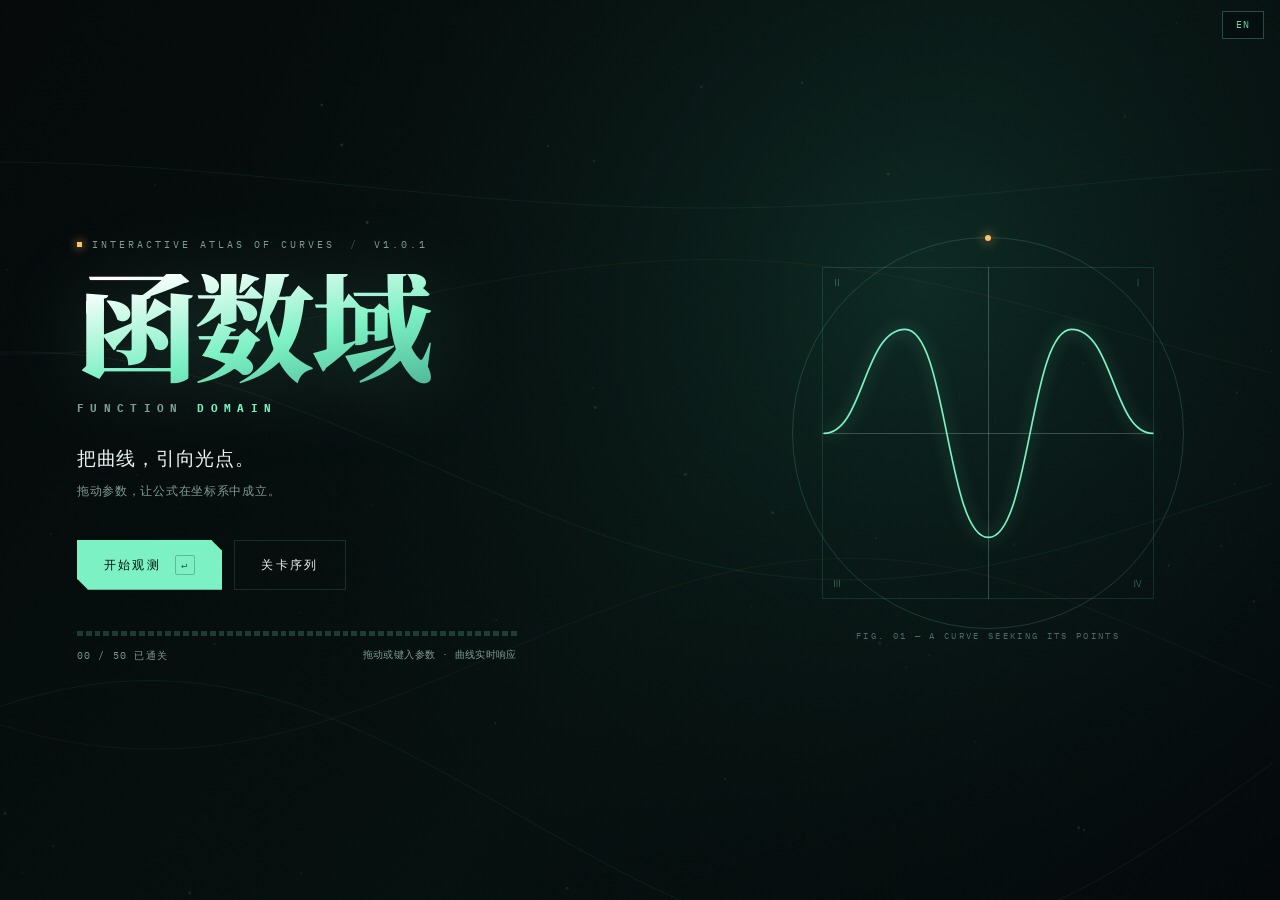
<file: 函数域-V1.0.1.html>
<!DOCTYPE html>
<html lang="zh-CN">
<head>
<meta charset="utf-8" />
<meta name="viewport" content="width=device-width, initial-scale=1, viewport-fit=cover" />
<title>函数域 · FUNCTION DOMAIN</title>
<meta name="theme-color" content="#05090a" />
<meta name="description" content="用公式把曲线引向光点的函数图像解谜游戏" />
<link rel="icon" href="data:image/svg+xml,%3Csvg xmlns='http://www.w3.org/2000/svg' viewBox='0 0 32 32'%3E%3Crect width='32' height='32' fill='%2305090a'/%3E%3Cpath d='M3 25 C 9 25 9 7 16 7 S 23 25 29 25' stroke='%237bf1c4' stroke-width='2' fill='none'/%3E%3C/svg%3E" />
<link rel="preconnect" href="https://fonts.googleapis.com" />
<link rel="preconnect" href="https://fonts.gstatic.com" crossorigin />
<link href="https://fonts.googleapis.com/css2?family=Fraunces:opsz,wght@9..144,400;9..144,700;9..144,900&family=IBM+Plex+Mono:wght@400;500;600&family=Noto+Serif+SC:wght@400;600;900&display=swap" rel="stylesheet" />
<style>
@charset "UTF-8";

/* ============================================================
   函数域 / FUNCTION DOMAIN
   Aesthetic: deep-field observatory instrument, mint phosphor
   ============================================================ */

:root {
  --void: #05090a;
  --void-2: #08120f;
  --panel: #0a1517;
  --panel-hi: #0d1d1e;
  --line: rgba(123, 241, 196, 0.14);
  --line-soft: rgba(123, 241, 196, 0.07);
  --mint: #7bf1c4;
  --mint-deep: #35c79a;
  --amber: #ffc06a;
  --rose: #ff7d8c;
  --ink: #e9f5f0;
  --dim: #7c9a93;
  --dim-2: #4c6963;
  --mono: "IBM Plex Mono", ui-monospace, Consolas, "Courier New", monospace;
  --serif: "Fraunces", "Noto Serif SC", "Songti SC", "SimSun", serif;
  --sans: "IBM Plex Mono", "PingFang SC", "Hiragino Sans GB", "Microsoft YaHei", system-ui, sans-serif;
  --ease: cubic-bezier(.22, .8, .28, 1);
}

* { box-sizing: border-box; }

html, body {
  margin: 0;
  height: 100%;
  overflow: hidden;
  background: var(--void);
}

body {
  color: var(--ink);
  font-family: var(--sans);
  font-size: 14px;
  line-height: 1.55;
  -webkit-font-smoothing: antialiased;
  text-rendering: optimizeLegibility;
}

button, input { font: inherit; color: inherit; }
h1, h2, h3, p, ul { margin: 0; }
ul { list-style: none; padding: 0; }
.mono { font-family: var(--mono); }
.dim { color: var(--dim); }

::selection { background: rgba(123, 241, 196, .28); color: #fff; }

/* ---------- 背景 ---------- */
#bg-canvas {
  position: fixed;
  inset: 0;
  z-index: 0;
  display: block;
  transition: opacity .6s var(--ease);
}

.grain {
  position: fixed;
  inset: 0;
  z-index: 90;
  pointer-events: none;
  opacity: .05;
  mix-blend-mode: overlay;
  background-image: url("data:image/svg+xml;utf8,<svg xmlns='http://www.w3.org/2000/svg' width='140' height='140'><filter id='n'><feTurbulence type='fractalNoise' baseFrequency='0.85' numOctaves='3' stitchTiles='stitch'/></filter><rect width='140' height='140' filter='url(%23n)' opacity='0.55'/></svg>");
}

/* ---------- 屏幕容器 ---------- */
.screen {
  position: fixed;
  inset: 0;
  z-index: 2;
  display: none;
  overflow: hidden;
}
.screen.is-active { display: flex; }

/* ============================================================
   开始界面
   ============================================================ */
.screen-start {
  align-items: center;
  justify-content: center;
  padding: clamp(24px, 6vh, 72px) clamp(22px, 6vw, 88px);
  overflow-y: auto;
}

.start-wrap {
  width: min(1180px, 100%);
  display: grid;
  grid-template-columns: minmax(0, 1.18fr) minmax(0, .82fr);
  gap: clamp(28px, 6vw, 90px);
  align-items: center;
}

.start-copy > * {
  opacity: 0;
  animation: rise .9s var(--ease) forwards;
}
.start-copy > *:nth-child(1) { animation-delay: .05s; }
.start-copy > *:nth-child(2) { animation-delay: .14s; }
.start-copy > *:nth-child(3) { animation-delay: .24s; }
.start-copy > *:nth-child(4) { animation-delay: .34s; }
.start-copy > *:nth-child(5) { animation-delay: .46s; }

@keyframes rise {
  from { opacity: 0; transform: translateY(18px); }
  to { opacity: 1; transform: none; }
}

.eyebrow {
  display: flex;
  align-items: center;
  gap: 10px;
  font-family: var(--mono);
  font-size: 10px;
  letter-spacing: .3em;
  text-transform: uppercase;
  color: var(--dim);
}
.eyebrow .sl { margin: 0 5px; opacity: .45; }
.note { font-size: 9.5px; letter-spacing: .04em; line-height: 1.5; }
.eyebrow .pip {
  width: 5px;
  height: 5px;
  background: var(--amber);
  box-shadow: 0 0 10px var(--amber);
  animation: blink 2.6s steps(1) infinite;
}
@keyframes blink { 0%, 70% { opacity: 1; } 71%, 100% { opacity: .15; } }

.brand { margin-top: clamp(14px, 2.4vh, 26px); }
.brand-cn {
  display: block;
  font-family: var(--serif);
  font-weight: 900;
  font-size: clamp(62px, 9.4vw, 132px);
  line-height: .92;
  letter-spacing: -.02em;
  background: linear-gradient(168deg, #ffffff 6%, var(--mint) 46%, #2f8f78 100%);
  -webkit-background-clip: text;
  background-clip: text;
  color: transparent;
  filter: drop-shadow(0 8px 42px rgba(123, 241, 196, .18));
}
.brand-en {
  display: block;
  margin-top: 16px;
  font-family: var(--mono);
  font-size: 11px;
  letter-spacing: .58em;
  color: var(--dim);
  text-transform: uppercase;
}
.brand-en em {
  font-style: normal;
  color: var(--mint);
}

.tagline {
  margin-top: clamp(18px, 3vh, 30px);
  font-size: clamp(15px, 1.5vw, 19px);
  color: var(--ink);
  letter-spacing: .04em;
}
.tagline small {
  display: block;
  margin-top: 8px;
  font-size: 12px;
  color: var(--dim);
  letter-spacing: .06em;
}

.start-actions {
  display: flex;
  flex-wrap: wrap;
  gap: 12px;
  margin-top: clamp(24px, 4.4vh, 42px);
}

/* ---------- 按钮 ---------- */
.btn {
  position: relative;
  display: inline-flex;
  align-items: center;
  gap: 14px;
  padding: 14px 26px;
  border: 1px solid var(--line);
  background: transparent;
  color: var(--ink);
  font-family: var(--mono);
  font-size: 11.5px;
  letter-spacing: .2em;
  text-transform: uppercase;
  cursor: pointer;
  overflow: hidden;
  transition: color .25s var(--ease), border-color .25s var(--ease),
              background .25s var(--ease), transform .2s var(--ease),
              box-shadow .3s var(--ease);
}
.btn::after {
  content: "";
  position: absolute;
  inset: 0;
  background: linear-gradient(100deg, transparent 20%, rgba(255, 255, 255, .35) 50%, transparent 80%);
  transform: translateX(-130%);
  transition: transform .65s var(--ease);
  pointer-events: none;
}
.btn:hover::after { transform: translateX(130%); }
.btn:active { transform: translateY(1px); }

.btn-primary {
  color: #04120e;
  background: var(--mint);
  border-color: var(--mint);
  clip-path: polygon(0 0, calc(100% - 11px) 0, 100% 11px, 100% 100%, 11px 100%, 0 calc(100% - 11px));
}
.btn-primary:hover {
  box-shadow: 0 0 34px rgba(123, 241, 196, .4);
  background: #8cf9cf;
}

.btn-ghost:hover {
  border-color: rgba(123, 241, 196, .55);
  background: rgba(123, 241, 196, .05);
}

.btn kbd {
  font-family: var(--mono);
  font-size: 10px;
  padding: 1px 5px;
  border: 1px solid rgba(4, 18, 14, .35);
  border-radius: 2px;
  opacity: .7;
}

.btn-line {
  width: 100%;
  justify-content: center;
  padding: 10px 12px;
  font-size: 10.5px;
  letter-spacing: .14em;
  border-color: var(--line-soft);
  color: var(--dim);
}
.btn-line:hover { color: var(--ink); border-color: var(--line); background: rgba(123, 241, 196, .05); }
.btn-warn:hover { color: var(--rose); border-color: rgba(255, 125, 140, .5); background: rgba(255, 125, 140, .06); }

.btn-tiny {
  padding: 8px 14px;
  font-size: 10px;
  letter-spacing: .12em;
  border-color: var(--line-soft);
  color: var(--dim);
  text-transform: none;
}
.btn-tiny:hover { color: var(--ink); border-color: var(--line); }

/* ---------- 开始界面进度 ---------- */
.start-foot { margin-top: clamp(26px, 4.6vh, 46px); max-width: 440px; }

.track {
  display: grid;
  grid-auto-flow: column;
  grid-auto-columns: minmax(2px, 1fr);
  gap: 3px;
  height: 5px;
}
.track i {
  display: block;
  height: 100%;
  background: rgba(123, 241, 196, .2);
  transition: background .4s var(--ease), box-shadow .4s var(--ease);
}
.track i.on {
  background: var(--mint);
  box-shadow: 0 0 12px rgba(123, 241, 196, .55);
}

.foot-row {
  display: flex;
  flex-wrap: wrap;
  justify-content: space-between;
  gap: 8px 18px;
  margin-top: 12px;
  font-size: 10px;
  letter-spacing: .12em;
  color: var(--dim);
}

/* ---------- 开始界面装饰 ---------- */
.start-deco {
  position: relative;
  display: flex;
  flex-direction: column;
  align-items: center;
  gap: 20px;
}
.axes {
  position: relative;
  width: clamp(230px, 26vw, 360px);
  aspect-ratio: 1;
  margin: 10px;
}
.axes::before {
  content: "";
  position: absolute;
  inset: 0;
  border: 1px solid rgba(123, 241, 196, .12);
}
.ax {
  position: absolute;
  background: rgba(233, 245, 240, .22);
}
.ax-h { left: 0; right: 0; top: 50%; height: 1px; }
.ax-v { top: 0; bottom: 0; left: 50%; width: 1px; }

.q {
  position: absolute;
  font-family: var(--mono);
  font-size: 10px;
  color: rgba(123, 241, 196, .35);
  letter-spacing: .1em;
}
.q1 { top: 8px; right: 10px; }
.q2 { top: 8px; left: 10px; }
.q3 { bottom: 8px; left: 10px; }
.q4 { bottom: 8px; right: 10px; }

.axes .curve {
  position: absolute;
  inset: 0;
  width: 100%;
  height: 100%;
  overflow: visible;
}
.curve-path {
  fill: none;
  stroke: var(--mint);
  stroke-width: 1.6;
  stroke-linecap: round;
  stroke-dasharray: 1400;
  stroke-dashoffset: 1400;
  animation: draw 2.4s var(--ease) .3s forwards, glow 5s ease-in-out 2.8s infinite;
  filter: drop-shadow(0 0 7px rgba(123, 241, 196, .6));
}
@keyframes draw { to { stroke-dashoffset: 0; } }
@keyframes glow { 0%, 100% { opacity: .85; } 50% { opacity: 1; } }

.orbit {
  position: absolute;
  inset: -9%;
  border: 1px solid rgba(123, 241, 196, .17);
  border-radius: 50%;
  animation: spin 26s linear infinite;
}
.orbit i {
  position: absolute;
  top: -3px;
  left: 50%;
  width: 6px;
  height: 6px;
  margin-left: -3px;
  border-radius: 50%;
  background: var(--amber);
  box-shadow: 0 0 12px var(--amber);
}
@keyframes spin { to { transform: rotate(360deg); } }

.deco-cap {
  font-size: 9px;
  letter-spacing: .26em;
  color: var(--dim-2);
}

/* ============================================================
   关卡选择
   ============================================================ */
.screen-levels {
  flex-direction: column;
  align-items: center;
  overflow-y: auto;
  padding: clamp(22px, 5vh, 56px) clamp(20px, 5vw, 64px);
}
.levels-wrap { width: min(1180px, 100%); }

.levels-head {
  display: flex;
  align-items: flex-end;
  justify-content: space-between;
  gap: 20px;
  flex-wrap: wrap;
  padding-bottom: 18px;
  border-bottom: 1px solid var(--line-soft);
  margin-bottom: 24px;
}
.levels-title h2 {
  margin-top: 6px;
  font-family: var(--serif);
  font-size: clamp(26px, 3.4vw, 40px);
  font-weight: 700;
  letter-spacing: .02em;
}
.levels-head > p { font-size: 10px; letter-spacing: .18em; }

.levels-grid {
  display: grid;
  grid-template-columns: repeat(auto-fill, minmax(172px, 1fr));
  grid-auto-rows: auto;
  gap: 12px;
  padding-bottom: 8px;
}

.level-card {
  position: relative;
  display: flex;
  flex-direction: column;
  gap: 6px;
  min-width: 0;
  padding: 15px 16px 13px;
  text-align: left;
  border: 1px solid var(--line-soft);
  background: linear-gradient(158deg, rgba(123, 241, 196, .045), rgba(8, 18, 18, .2) 62%);
  color: var(--ink);
  cursor: pointer;
  transition: border-color .25s var(--ease), transform .25s var(--ease),
              background .3s var(--ease), box-shadow .3s var(--ease);
  opacity: 0;
  animation: rise .6s var(--ease) forwards;
}
.level-card:hover {
  border-color: rgba(123, 241, 196, .45);
  transform: translateY(-3px);
  box-shadow: 0 18px 34px -22px rgba(0, 0, 0, .9);
  background: linear-gradient(158deg, rgba(123, 241, 196, .1), rgba(8, 18, 18, .2) 62%);
}
.lc-index {
  font-family: var(--serif);
  font-size: 40px;
  line-height: 1;
  font-weight: 700;
  color: rgba(123, 241, 196, .82);
}
.lc-name { font-size: 12.5px; letter-spacing: .04em; }
.lc-kinds { display: flex; flex-wrap: wrap; gap: 4px; margin-top: 2px; }
.lc-kind {
  font-family: var(--mono);
  font-style: normal;
  font-size: 8.5px;
  letter-spacing: .12em;
  padding: 1px 5px;
  border: 1px solid var(--line-soft);
  color: var(--dim-2);
}
.lc-kind.is-warn {
  color: rgba(255, 150, 164, .85);
  border-color: rgba(255, 118, 136, .32);
}
.lc-state {
  margin-top: auto;
  padding-top: 8px;
  font-family: var(--mono);
  font-size: 9px;
  letter-spacing: .18em;
  color: var(--dim);
  text-transform: uppercase;
}
.level-card.is-locked { opacity: .42; cursor: not-allowed; }
.level-card.is-locked:hover { transform: none; border-color: var(--line-soft); box-shadow: none; }
.level-card.is-cleared { border-color: rgba(123, 241, 196, .28); }
.level-card.is-cleared .lc-state { color: var(--mint); }
.level-card.is-cleared::after {
  content: "✓";
  position: absolute;
  top: 12px;
  right: 14px;
  font-family: var(--mono);
  font-size: 12px;
  color: var(--mint);
  text-shadow: 0 0 12px rgba(123, 241, 196, .8);
}

.levels-note {
  margin-top: 26px;
  font-size: 11px;
  color: var(--dim-2);
  letter-spacing: .06em;
}

/* ============================================================
   游戏界面
   ============================================================ */
.screen-game { flex-direction: column; }

.stage {
  flex: 1 1 auto;
  min-height: 0;
  display: flex;
  flex-direction: column;
  padding: 0 clamp(12px, 2vw, 22px);
}

.stage-head {
  flex: 0 0 auto;
  display: flex;
  align-items: center;
  gap: 18px;
  /* 右侧给固定的语言按钮留出空间 */
  padding: 12px 62px 10px 4px;
}

.lv-id {
  display: flex;
  align-items: baseline;
  gap: 6px;
  padding-right: 16px;
  border-right: 1px solid var(--line-soft);
}
.lv-id .mono { font-size: 9px; letter-spacing: .22em; }
.lv-id b {
  font-family: var(--serif);
  font-size: 30px;
  font-weight: 700;
  line-height: 1;
  color: var(--mint);
}

.lv-meta { flex: 1 1 auto; min-width: 0; }
.lv-meta h2 {
  font-family: var(--serif);
  font-size: 17px;
  font-weight: 600;
  letter-spacing: .04em;
  white-space: nowrap;
  overflow: hidden;
  text-overflow: ellipsis;
}
.lv-meta p {
  margin-top: 2px;
  font-size: 11px;
  color: var(--dim);
  letter-spacing: .03em;
  white-space: nowrap;
  overflow: hidden;
  text-overflow: ellipsis;
}

.stage-stats {
  display: flex;
  align-items: center;
  gap: 10px;
}
.stat {
  display: flex;
  flex-direction: column;
  align-items: flex-end;
  gap: 1px;
  padding-left: 14px;
  border-left: 1px solid var(--line-soft);
}
.stat span {
  font-family: var(--mono);
  font-size: 8.5px;
  letter-spacing: .2em;
  color: var(--dim-2);
}
.stat b {
  font-family: var(--mono);
  font-size: 12px;
  font-weight: 500;
  color: var(--mint);
  letter-spacing: .08em;
}

.chip {
  padding: 7px 12px;
  border: 1px solid var(--line-soft);
  background: transparent;
  color: var(--dim);
  font-size: 10px;
  letter-spacing: .14em;
  cursor: pointer;
  transition: .2s var(--ease);
}
.chip:hover { color: var(--ink); border-color: var(--line); background: rgba(123, 241, 196, .06); }
.chip.is-on { color: var(--amber); border-color: rgba(255, 192, 106, .4); }

/* ---------- 坐标系视窗 ---------- */
.plot-wrap {
  position: relative;
  flex: 1 1 auto;
  min-height: 0;
  border: 1px solid rgba(123, 241, 196, .13);
  background:
    radial-gradient(120% 100% at 50% 42%, rgba(24, 74, 63, .34), rgba(4, 10, 11, .9) 72%);
  overflow: hidden;
}
.plot-wrap::before,
.plot-wrap::after {
  content: "";
  position: absolute;
  width: 12px;
  height: 12px;
  border: 1px solid rgba(123, 241, 196, .5);
  pointer-events: none;
}
.plot-wrap::before { top: -1px; left: -1px; border-right: 0; border-bottom: 0; }
.plot-wrap::after { bottom: -1px; right: -1px; border-left: 0; border-top: 0; }

#plot-canvas { display: block; width: 100%; height: 100%; }

.plot-cap {
  position: absolute;
  font-size: 9px;
  letter-spacing: .22em;
  color: rgba(123, 241, 196, .4);
  pointer-events: none;
}
.plot-cap.tl { top: 8px; left: 11px; }
.plot-cap.br { bottom: 8px; right: 11px; }

/* 视窗两侧仪表盘 */
.plot-hud {
  position: absolute;
  top: 50%;
  transform: translateY(-50%);
  width: 186px;
  pointer-events: none;
}
.hud-left { left: var(--hud-x, 26px); }
.hud-right { right: var(--hud-x, 26px); }

.hud-title {
  font-size: 8px;
  letter-spacing: .32em;
  color: rgba(123, 241, 196, .42);
  padding-bottom: 7px;
  border-bottom: 1px solid rgba(123, 241, 196, .12);
}
.hud-foot {
  margin-top: 12px;
  font-size: 8px;
  letter-spacing: .2em;
  color: rgba(123, 241, 196, .28);
}

.hud-zone {
  margin-top: 11px;
  font-size: 8px;
  letter-spacing: .18em;
  color: rgba(255, 150, 164, .72);
  transition: color .25s var(--ease);
}
.hud-zone.is-hot { color: var(--rose); }
.hud-zone:empty { display: none; }

.hud-targets {
  margin-top: 9px;
  display: flex;
  flex-direction: column;
  gap: 7px;
}
.hud-targets li {
  display: grid;
  grid-template-columns: 13px 1fr 12px;
  align-items: center;
  gap: 6px;
  font-family: var(--mono);
  font-size: 10px;
  letter-spacing: .05em;
  color: var(--dim-2);
  transition: color .3s var(--ease);
}
.hud-targets .ht-id { color: rgba(255, 192, 106, .62); }
.hud-targets .ht-coord { color: rgba(228, 248, 242, .82); letter-spacing: .04em; }
.hud-targets .ht-state { text-align: right; opacity: .6; }
.hud-targets li.is-hit { color: var(--amber); }
.hud-targets li.is-hit .ht-id,
.hud-targets li.is-hit .ht-state { color: var(--amber); opacity: 1; }

.hud-forms {
  margin-top: 9px;
  display: flex;
  flex-direction: column;
  gap: 2px;
}
.hud-forms li {
  display: flex;
  align-items: center;
  gap: 8px;
  padding: 4px 0;
  font-size: 10px;
  letter-spacing: .05em;
  color: var(--dim-2);
}
.hud-forms i {
  flex: 0 0 auto;
  width: 16px;
  height: 2px;
  display: block;
}

.scan {
  position: absolute;
  inset: 0;
  pointer-events: none;
  opacity: 0;
  background: linear-gradient(180deg, transparent, rgba(123, 241, 196, .16), transparent);
  transform: translateY(-100%);
}
.scan.is-run { animation: scanDown 1.1s var(--ease) 1; }
@keyframes scanDown {
  0% { opacity: 0; transform: translateY(-100%); }
  12% { opacity: 1; }
  100% { opacity: 0; transform: translateY(100%); }
}

.hint-pop {
  position: absolute;
  left: 50%;
  bottom: 18px;
  transform: translate(-50%, 10px);
  max-width: min(560px, 88%);
  padding: 10px 16px;
  border: 1px solid rgba(255, 192, 106, .3);
  background: rgba(12, 22, 22, .95);
  color: var(--amber);
  font-size: 11.5px;
  line-height: 1.6;
  letter-spacing: .04em;
  opacity: 0;
  pointer-events: none;
  transition: .3s var(--ease);
  z-index: 4;
}
.hint-pop.is-on { opacity: 1; transform: translate(-50%, 0); }

/* ---------- 控制台 ---------- */
.console {
  flex: 0 0 auto;
  height: clamp(244px, 34vh, 352px);
  display: grid;
  grid-template-columns: minmax(0, 1.16fr) minmax(0, .86fr) minmax(0, .8fr);
  gap: 10px;
  padding: 10px clamp(12px, 2vw, 22px) 14px;
}

/* ---------- 移动端分区标签页 ---------- */
.panel-tabs {
  display: none;
  grid-column: 1 / -1;
  grid-template-columns: repeat(3, 1fr);
  gap: 5px;
}
.panel-tab {
  padding: 8px 6px;
  border: 1px solid var(--line-soft);
  background: rgba(255, 255, 255, .02);
  color: var(--dim-2);
  font-family: var(--mono);
  font-size: 10px;
  letter-spacing: .12em;
  cursor: pointer;
  transition: .2s var(--ease);
}
.panel-tab:active { transform: translateY(1px) scale(.99); }
.panel-tab.is-active {
  color: #04140f;
  background: var(--mint);
  border-color: var(--mint);
  box-shadow: 0 0 16px rgba(123, 241, 196, .3);
}

.panel {
  position: relative;
  display: flex;
  flex-direction: column;
  min-height: 0;
  height: 100%;
  border: 1px solid var(--line-soft);
  background: linear-gradient(172deg, rgba(16, 33, 34, .92), rgba(6, 14, 15, .96));
}
.panel::before,
.panel::after {
  content: "";
  position: absolute;
  width: 8px;
  height: 8px;
  border: 1px solid rgba(123, 241, 196, .34);
  pointer-events: none;
}
.panel::before { top: -1px; left: -1px; border-right: 0; border-bottom: 0; }
.panel::after { bottom: -1px; right: -1px; border-left: 0; border-top: 0; }

.panel-head {
  flex: 0 0 auto;
  display: flex;
  align-items: center;
  justify-content: space-between;
  gap: 10px;
  padding: 9px 12px 8px;
  border-bottom: 1px solid var(--line-soft);
}
.panel-head h3 {
  font-size: 10.5px;
  font-weight: 500;
  letter-spacing: .22em;
  color: var(--dim);
  text-transform: uppercase;
}
.head-tools { display: flex; align-items: center; gap: 8px; }

.tag {
  font-size: 8.5px;
  letter-spacing: .14em;
  color: var(--dim-2);
  padding: 2px 6px;
  border: 1px solid var(--line-soft);
}

.mini-btn {
  padding: 4px 9px;
  border: 1px solid var(--line-soft);
  background: transparent;
  color: var(--dim);
  font-size: 9px;
  letter-spacing: .1em;
  cursor: pointer;
  transition: .2s var(--ease);
}
.mini-btn:hover { color: var(--rose); border-color: rgba(255, 125, 140, .45); background: rgba(255, 125, 140, .07); }

.form-list {
  flex: 1 1 auto;
  min-height: 0;
  overflow-y: auto;
  padding: 10px;
  display: grid;
  grid-template-columns: repeat(auto-fit, minmax(300px, 1fr));
  align-content: start;
  align-items: start;
  gap: 9px;
  scrollbar-width: thin;
  scrollbar-color: rgba(123, 241, 196, .2) transparent;
}
.form-list::-webkit-scrollbar { width: 5px; }
.form-list::-webkit-scrollbar-thumb { background: rgba(123, 241, 196, .2); }

.form-tip {
  flex: 0 0 auto;
  padding: 7px 12px 9px;
  border-top: 1px solid var(--line-soft);
  font-size: 9.5px;
  line-height: 1.5;
  color: var(--dim-2);
  letter-spacing: .02em;
}

/* ---------- 公式卡片 ---------- */
.form-card {
  position: relative;
  max-width: 540px;
  padding: 9px 11px 10px;
  border: 1px solid var(--line-soft);
  border-left: 2px solid var(--accent, var(--mint));
  background: linear-gradient(150deg, rgba(255, 255, 255, .028), rgba(255, 255, 255, .004));
  animation: cardIn .35s var(--ease);
}
@keyframes cardIn {
  from { opacity: 0; transform: translateY(-6px); }
  to { opacity: 1; transform: none; }
}

.fc-head {
  display: flex;
  align-items: baseline;
  gap: 8px;
}
.fc-kind {
  font-size: 8px;
  letter-spacing: .16em;
  color: var(--accent, var(--mint));
  opacity: .8;
}
.fc-name {
  flex: 1 1 auto;
  font-size: 11px;
  color: var(--dim);
  letter-spacing: .06em;
}
.fc-del {
  width: 18px;
  height: 18px;
  display: grid;
  place-items: center;
  border: 0;
  background: transparent;
  color: var(--dim-2);
  font-size: 11px;
  cursor: pointer;
  transition: .2s var(--ease);
}
.fc-del:hover { color: var(--rose); }

.fc-expr {
  margin: 3px 0 2px;
  font-size: 13.5px;
  color: var(--accent, var(--mint));
  letter-spacing: .02em;
  text-shadow: 0 0 18px rgba(123, 241, 196, .18);
  white-space: nowrap;
  overflow: hidden;
  text-overflow: ellipsis;
}

.fc-params { display: flex; flex-direction: column; gap: 6px; }

/* ---------- 参数控件 ---------- */
.param {
  display: grid;
  grid-template-columns: minmax(0, 1fr) 30px 30px;
  grid-template-areas:
    "label up down"
    "label stop stop";
  gap: 4px;
  padding-top: 5px;
  border-top: 1px dashed rgba(123, 241, 196, .08);
}
.param:first-child { border-top: 0; padding-top: 2px; }

.param-label {
  grid-area: label;
  display: flex;
  flex-direction: column;
  gap: 3px;
  min-width: 0;
}
.pname {
  font-family: var(--mono);
  font-size: 8.5px;
  letter-spacing: .2em;
  color: var(--dim);
  text-transform: uppercase;
}

input.num {
  width: 100%;
  height: 27px;
  padding: 0 8px;
  border: 1px solid rgba(123, 241, 196, .16);
  background: rgba(0, 0, 0, .42);
  color: var(--accent, var(--mint));
  font-family: var(--mono);
  font-size: 13px;
  letter-spacing: .04em;
  text-align: right;
  transition: border-color .2s var(--ease), box-shadow .2s var(--ease), background .2s var(--ease);
  appearance: none;
}
input.num:hover { border-color: rgba(123, 241, 196, .3); }
input.num:focus {
  outline: none;
  border-color: var(--accent, var(--mint));
  background: rgba(0, 0, 0, .6);
  box-shadow: 0 0 0 2px rgba(123, 241, 196, .1), inset 0 0 16px rgba(123, 241, 196, .07);
}

.step {
  display: flex;
  flex-direction: column;
  align-items: center;
  justify-content: center;
  gap: 0;
  height: 27px;
  padding: 0;
  border: 1px solid rgba(123, 241, 196, .16);
  background: rgba(255, 255, 255, .022);
  color: var(--dim);
  cursor: pointer;
  transition: color .18s var(--ease), background .18s var(--ease),
              border-color .18s var(--ease), box-shadow .25s var(--ease);
}
.step.up { grid-area: up; }
.step.down { grid-area: down; }
.step i { font-style: normal; font-size: 10px; line-height: 1; }
.step:hover { color: var(--ink); border-color: rgba(123, 241, 196, .38); background: rgba(123, 241, 196, .08); }
.step:active { transform: translateY(1px); }

.step[data-active="true"] {
  /* 只有一种速度，激活态统一用薄荷色 */
  color: #04140f;
  background: var(--mint);
  border-color: var(--mint);
  box-shadow: 0 0 15px rgba(123, 241, 196, .45);
  animation: stepPulse 1.6s ease-in-out infinite;
}
@keyframes stepPulse {
  0%, 100% { filter: brightness(1); }
  50% { filter: brightness(1.16); }
}

.stop {
  grid-area: stop;
  height: 18px;
  padding: 0;
  border: 1px solid rgba(255, 125, 140, .26);
  background: transparent;
  color: rgba(255, 125, 140, .85);
  font-size: 9px;
  letter-spacing: .14em;
  cursor: pointer;
  transition: .18s var(--ease);
}
.stop:hover:not(:disabled) { background: rgba(255, 125, 140, .14); color: #fff; }
.stop:disabled { opacity: .22; cursor: default; }

/* ---------- 公式选择区 ---------- */
.palette-scroll {
  flex: 1 1 auto;
  min-height: 0;
  overflow-y: auto;
  padding: 7px 10px 6px;
  display: flex;
  flex-direction: column;
  gap: 7px;
  scrollbar-width: thin;
  scrollbar-color: rgba(123, 241, 196, .2) transparent;
}
.palette-scroll::-webkit-scrollbar { width: 5px; }
.palette-scroll::-webkit-scrollbar-thumb { background: rgba(123, 241, 196, .2); }

.palette-group { display: flex; flex-direction: column; gap: 4px; }
.palette-label {
  font-family: var(--mono);
  font-size: 8px;
  letter-spacing: .22em;
  color: var(--dim-2);
  padding: 0 2px 3px;
  border-bottom: 1px solid rgba(123, 241, 196, .09);
}

.palette-ops { display: flex; flex-wrap: wrap; gap: 4px; padding: 2px 0 1px; }
.op-chip {
  display: inline-flex;
  align-items: center;
  justify-content: center;
  min-width: 27px;
  height: 21px;
  padding: 0 7px;
  border: 1px solid rgba(123, 241, 196, .2);
  border-radius: 4px;
  background: rgba(123, 241, 196, .06);
  font-family: var(--mono);
  font-size: 11px;
  line-height: 1;
  color: rgba(123, 241, 196, .85);
  cursor: help;
}

.palette-list {
  display: grid;
  grid-template-columns: repeat(auto-fill, minmax(190px, 1fr));
  gap: 5px;
  align-content: start;
}

.palette-item {
  position: relative;
  display: grid;
  gap: 2px;
  width: 100%;
  padding: 7px 10px 8px;
  text-align: left;
  border: 1px dashed rgba(123, 241, 196, .18);
  background: rgba(123, 241, 196, .022);
  color: var(--ink);
  cursor: pointer;
  transition: .22s var(--ease);
}
.palette-item:hover {
  border-style: solid;
  border-color: rgba(123, 241, 196, .45);
  background: rgba(123, 241, 196, .075);
  transform: translateX(2px);
}
.pi-top {
  display: flex;
  align-items: baseline;
  justify-content: space-between;
  gap: 8px;
}
.pi-name { font-size: 12px; letter-spacing: .05em; }
.pi-short { font-family: var(--mono); font-size: 8px; letter-spacing: .16em; color: var(--dim-2); }
.pi-expr { font-family: var(--mono); font-size: 11.5px; color: rgba(123, 241, 196, .92); }
.pi-add {
  font-family: var(--mono);
  font-size: 9px;
  letter-spacing: .14em;
  color: var(--dim-2);
  margin-top: 2px;
}
.palette-item:hover .pi-add { color: var(--mint); }


.palette-item.is-locked {
  opacity: .5;
  padding: 7px 10px;
  align-content: center;
  background: transparent;
  border-color: rgba(255, 192, 106, .22);
  cursor: not-allowed;
}
.palette-item.is-locked .pi-name { color: var(--dim); font-size: 11px; }
.pi-lock {
  font-family: var(--mono);
  font-size: 7.5px;
  letter-spacing: .1em;
  color: rgba(255, 192, 106, .8);
  border: 1px solid rgba(255, 192, 106, .25);
  border-radius: 3px;
  padding: 1px 4px;
}

.pi-plus { margin-left: 5px; color: var(--mint); font-size: 10px; }

.palette-item .pi-expr { padding-right: 16px; }
.pi-info {
  position: absolute;
  right: 6px;
  bottom: 6px;
  width: 15px;
  height: 15px;
  display: grid;
  place-items: center;
  border: 1px solid rgba(123, 241, 196, .22);
  border-radius: 50%;
  background: rgba(6, 16, 16, .82);
  font-family: var(--mono);
  font-size: 9px;
  line-height: 1;
  color: rgba(123, 241, 196, .68);
  cursor: pointer;
  transition: .2s var(--ease);
}
.pi-info:hover {
  border-color: rgba(123, 241, 196, .7);
  background: rgba(123, 241, 196, .12);
  color: var(--mint);
}

.palette-item.is-full { opacity: .72; }
.palette-item.is-full:hover {
  transform: none;
  border-color: rgba(123, 241, 196, .3);
  background: rgba(123, 241, 196, .04);
}
.palette-item.is-full:hover .pi-add { color: var(--dim-2); }

.palette-item.is-new { animation: unlockPulse 1.4s var(--ease) 3; }
@keyframes unlockPulse {
  0%, 100% {
    border-color: rgba(123, 241, 196, .18);
    box-shadow: 0 0 0 0 rgba(123, 241, 196, 0);
  }
  38% {
    border-color: rgba(123, 241, 196, .8);
    box-shadow: 0 0 22px rgba(123, 241, 196, .32);
  }
}

/* ---------- 设置区 ---------- */
.settings-body {
  flex: 1 1 auto;
  min-height: 0;
  overflow-y: auto;
  padding: 10px 12px 12px;
  display: flex;
  flex-direction: column;
  gap: 12px;
  scrollbar-width: thin;
  scrollbar-color: rgba(123, 241, 196, .2) transparent;
}
.settings-body::-webkit-scrollbar { width: 5px; }
.settings-body::-webkit-scrollbar-thumb { background: rgba(123, 241, 196, .2); }

.target-list { display: flex; flex-direction: column; gap: 3px; }
.target-list li {
  display: flex;
  align-items: baseline;
  justify-content: space-between;
  gap: 8px;
  padding: 3px 7px;
  border-left: 2px solid var(--line-soft);
  font-family: var(--mono);
  font-size: 10px;
  color: var(--dim-2);
  letter-spacing: .04em;
  transition: .25s var(--ease);
}
.target-list li .tl-id { color: var(--dim); letter-spacing: .16em; }
.target-list li.is-hit {
  border-color: var(--amber);
  color: var(--amber);
  background: rgba(255, 192, 106, .05);
}
.target-list li.is-hit .tl-id { color: var(--amber); }

.zone-block {
  border: 1px solid rgba(255, 118, 136, .18);
  background: rgba(255, 118, 136, .035);
}
.zone-block[hidden] { display: none; }
.zone-title {
  display: flex;
  align-items: center;
  justify-content: space-between;
  gap: 8px;
  padding: 5px 8px;
  font-family: var(--mono);
  font-size: 8px;
  letter-spacing: .16em;
  color: rgba(255, 150, 164, .85);
  cursor: pointer;
  list-style: none;
}
.zone-title::-webkit-details-marker { display: none; }
.zone-title::after { content: '+'; opacity: .7; }
.zone-block[open] .zone-title::after { content: '\2212'; }
.zone-block.is-hot { border-color: rgba(255, 118, 136, .45); }
.zone-list { display: flex; flex-direction: column; gap: 3px; padding: 0 8px 7px; }
.zone-list li {
  display: flex;
  gap: 6px;
  font-family: var(--mono);
  font-size: 9px;
  line-height: 1.5;
  letter-spacing: .02em;
  color: var(--dim);
  transition: color .25s var(--ease);
}
.zone-list li.is-hot { color: var(--rose); }
.zone-list .zl-mark { color: rgba(255, 150, 164, .75); }
.zone-list li.is-hot .zl-mark { color: var(--rose); }

/* ---------- 反馈 ---------- */
.feedback-block {
  margin-top: 6px;
  border: 1px solid rgba(123, 241, 196, .14);
  background: rgba(123, 241, 196, .022);
}
.github-block + .feedback-block { margin-top: 6px; }
.feedback-title {
  display: flex;
  align-items: center;
  justify-content: space-between;
  gap: 8px;
  padding: 5px 8px;
  font-family: var(--mono);
  font-size: 8px;
  letter-spacing: .16em;
  color: rgba(123, 241, 196, .7);
  cursor: pointer;
  list-style: none;
}
.feedback-title::-webkit-details-marker { display: none; }
.feedback-title::after { content: '+'; opacity: .7; }
.feedback-block[open] .feedback-title::after { content: '\2212'; }

.feedback-body {
  display: flex;
  flex-direction: column;
  gap: 6px;
  padding: 0 8px 8px;
}
.fb-text {
  width: 100%;
  min-height: 56px;
  max-height: 140px;
  resize: vertical;
  padding: 6px 8px;
  border: 1px solid rgba(123, 241, 196, .18);
  background: rgba(3, 10, 11, .55);
  color: var(--ink);
  font-family: var(--mono);
  font-size: 10px;
  line-height: 1.6;
}
.fb-text:focus {
  outline: none;
  border-color: rgba(123, 241, 196, .55);
  box-shadow: 0 0 12px rgba(123, 241, 196, .12);
}
.fb-text::placeholder { color: var(--dim-2); }
.fb-foot {
  display: flex;
  align-items: center;
  justify-content: space-between;
  gap: 8px;
}
.fb-count {
  font-size: 8.5px;
  letter-spacing: .08em;
  color: var(--dim-2);
}
.fb-count[data-max="true"] { color: var(--amber); }
.fb-hint {
  margin: 0;
  font-size: 9px;
  line-height: 1.5;
  color: var(--dim-2);
}

/* ---------- GitHub 引导 ---------- */
.github-block {
  border: 1px solid rgba(123, 241, 196, .14);
  background: rgba(123, 241, 196, .022);
}
.github-title {
  display: flex;
  align-items: center;
  justify-content: space-between;
  gap: 8px;
  padding: 5px 8px;
  font-family: var(--mono);
  font-size: 8px;
  letter-spacing: .16em;
  color: rgba(123, 241, 196, .7);
  cursor: pointer;
  list-style: none;
}
.github-title::-webkit-details-marker { display: none; }
.github-title::after { content: '+'; opacity: .7; }
.github-block[open] .github-title::after { content: '\2212'; }

.github-body {
  display: flex;
  flex-direction: column;
  gap: 4px;
  padding: 0 8px 8px;
}
.gh-row { display: flex; align-items: baseline; gap: 8px; }
.gh-label {
  flex: 0 0 36px;
  font-family: var(--mono);
  font-size: 8px;
  letter-spacing: .12em;
  color: var(--dim-2);
}
.gh-link {
  font-family: var(--mono);
  font-size: 10px;
  letter-spacing: .03em;
  color: rgba(123, 241, 196, .92);
  text-decoration: none;
  border-bottom: 1px dashed rgba(123, 241, 196, .3);
}
.gh-link:hover {
  color: var(--mint);
  border-bottom-color: var(--mint);
}
.gh-value {
  font-size: 10px;
  letter-spacing: .06em;
  color: rgba(123, 241, 196, .92);
}
.gh-hint {
  margin-top: 1px;
  font-size: 9px;
  line-height: 1.55;
  color: var(--dim-2);
}
.gh-actions { display: flex; gap: 6px; margin-top: 3px; }

.switches {
  display: grid;
  grid-template-columns: 1fr 1fr;
  gap: 6px 10px;
}

/* ---------- 关卡讲解 ---------- */
.brief-block {
  border: 1px solid rgba(123, 241, 196, .16);
  background: rgba(123, 241, 196, .028);
}
.brief-block[hidden] { display: none; }
.brief-title {
  display: flex;
  align-items: center;
  justify-content: space-between;
  gap: 8px;
  padding: 5px 8px;
  font-family: var(--mono);
  font-size: 8px;
  letter-spacing: .16em;
  color: rgba(123, 241, 196, .82);
  cursor: pointer;
  list-style: none;
}
.brief-title::-webkit-details-marker { display: none; }
.brief-title::after { content: '+'; opacity: .7; }
.brief-block[open] .brief-title::after { content: '\2212'; }

.brief-body {
  display: flex;
  flex-direction: column;
  gap: 6px;
  padding: 0 8px 8px;
}
.brief-plan {
  margin: 0;
  font-size: 10px;
  line-height: 1.65;
  color: var(--ink);
}
.brief-steps {
  display: flex;
  flex-direction: column;
  gap: 5px;
  margin: 0;
  padding: 0;
  list-style: none;
}
.brief-steps li {
  display: flex;
  gap: 7px;
  font-size: 9.5px;
  line-height: 1.6;
  color: var(--dim);
}
.brief-steps b {
  flex: 0 0 14px;
  height: 14px;
  margin-top: 1px;
  display: grid;
  place-items: center;
  border: 1px solid rgba(123, 241, 196, .3);
  font-family: var(--mono);
  font-size: 8px;
  font-weight: 500;
  color: var(--mint);
}
.brief-pitfalls {
  display: flex;
  flex-direction: column;
  gap: 4px;
  margin: 2px 0 0;
  padding: 7px 0 0;
  border-top: 1px dashed rgba(255, 125, 140, .18);
  list-style: none;
}
.brief-pitfalls li {
  display: flex;
  gap: 6px;
  font-size: 9px;
  line-height: 1.55;
  color: rgba(255, 157, 168, .8);
}
.brief-pitfalls li::before {
  content: '!';
  flex: 0 0 12px;
  height: 12px;
  margin-top: 1px;
  display: grid;
  place-items: center;
  border: 1px solid rgba(255, 125, 140, .42);
  font-family: var(--mono);
  font-size: 7px;
  color: var(--rose);
}

.solutions-block {
  border: 1px solid rgba(123, 241, 196, .16);
  background: rgba(123, 241, 196, .028);
}
.solutions-block[hidden] { display: none; }
.solutions-title {
  display: flex;
  align-items: center;
  justify-content: space-between;
  gap: 8px;
  padding: 5px 8px;
  font-family: var(--mono);
  font-size: 8px;
  letter-spacing: .16em;
  color: rgba(123, 241, 196, .82);
  cursor: pointer;
  list-style: none;
}
.solutions-title::-webkit-details-marker { display: none; }
.solutions-title::after { content: '+'; opacity: .7; }
.solutions-block[open] .solutions-title::after { content: '\2212'; }

.solution-list {
  display: flex;
  flex-direction: column;
  gap: 5px;
  padding: 0 8px 8px;
}
.solution-list li {
  display: grid;
  grid-template-columns: 1fr auto;
  gap: 2px 8px;
  align-items: center;
  padding: 5px 7px;
  border-left: 2px solid rgba(123, 241, 196, .22);
  background: rgba(123, 241, 196, .022);
}
.sol-main { display: flex; align-items: center; gap: 6px; min-width: 0; }
.sol-tag {
  flex: 0 0 auto;
  font-family: var(--mono);
  font-size: 8px;
  color: var(--mint);
  border: 1px solid rgba(123, 241, 196, .28);
  padding: 0 3px;
}
.sol-label {
  font-size: 10px;
  color: var(--ink);
  overflow: hidden;
  text-overflow: ellipsis;
  white-space: nowrap;
}
.sol-expr {
  grid-column: 1;
  font-family: var(--mono);
  font-size: 9px;
  color: var(--dim-2);
  white-space: nowrap;
  overflow: hidden;
  text-overflow: ellipsis;
}
.sol-apply {
  grid-column: 2;
  grid-row: 1 / span 2;
  padding: 5px 9px;
  border: 1px solid rgba(123, 241, 196, .3);
  background: rgba(123, 241, 196, .06);
  color: var(--mint);
  font-size: 9px;
  letter-spacing: .1em;
  cursor: pointer;
  transition: .2s var(--ease);
}
.sol-apply:hover {
  background: rgba(123, 241, 196, .16);
  border-color: rgba(123, 241, 196, .6);
}
.solution-list li.is-matched {
  border-left-color: var(--amber);
  background: rgba(255, 192, 106, .07);
}
.solution-list li.is-matched .sol-tag {
  color: var(--amber);
  border-color: rgba(255, 192, 106, .45);
}
.solution-list li.is-matched .sol-expr { color: rgba(255, 192, 106, .85); }
.solution-list li.is-matched .sol-label::after {
  content: ' \00b7 \91cd\5408';
  color: var(--amber);
  font-size: 9px;
}

.switch {
  display: flex;
  align-items: center;
  gap: 9px;
  font-size: 11px;
  color: var(--dim);
  cursor: pointer;
  user-select: none;
  letter-spacing: .04em;
}
.switch input { position: absolute; opacity: 0; pointer-events: none; }
.switch .track {
  display: block;
  position: relative;
  flex: 0 0 auto;
  width: 26px;
  height: 13px;
  gap: 0;
  border: 1px solid rgba(123, 241, 196, .22);
  background: rgba(0, 0, 0, .4);
  transition: .22s var(--ease);
}
.switch .track::after {
  content: "";
  position: absolute;
  top: 2px;
  left: 2px;
  width: 7px;
  height: 7px;
  background: var(--dim-2);
  transition: .22s var(--ease);
}
.switch input:checked + .track { border-color: rgba(123, 241, 196, .55); }
.switch input:checked + .track::after {
  left: 15px;
  background: var(--mint);
  box-shadow: 0 0 9px rgba(123, 241, 196, .85);
}
.switch:hover { color: var(--ink); }

.op-note {
  display: none;
  font-size: 9px;
  line-height: 1.65;
  color: var(--dim-2);
  letter-spacing: .02em;
  padding-top: 2px;
}

.settings-actions {
  margin-top: auto;
  display: flex;
  flex-direction: column;
  gap: 6px;
  padding-top: 4px;
}

/* ============================================================
   通关浮层
   ============================================================ */
.overlay {
  position: fixed;
  inset: 0;
  z-index: 50;
  display: grid;
  place-items: center;
  padding: 20px;
  background: rgba(3, 8, 9, .84);
  backdrop-filter: blur(7px);
  opacity: 0;
  pointer-events: none;
  transition: opacity .35s var(--ease);
}
.overlay.is-open { opacity: 1; pointer-events: auto; }

.win-card {
  position: relative;
  width: min(520px, 94vw);
  padding: clamp(26px, 4vw, 42px);
  text-align: center;
  border: 1px solid rgba(123, 241, 196, .28);
  background:
    radial-gradient(120% 90% at 50% 0%, rgba(123, 241, 196, .12), transparent 60%),
    linear-gradient(172deg, #0c1c1d, #060f10);
  box-shadow: 0 40px 90px -40px rgba(0, 0, 0, .95), inset 0 0 60px rgba(123, 241, 196, .04);
  transform: translateY(16px) scale(.985);
  opacity: 0;
  transition: .45s var(--ease);
}
.overlay.is-open .win-card { transform: none; opacity: 1; }

.win-card::before,
.win-card::after {
  content: "";
  position: absolute;
  width: 14px;
  height: 14px;
  border: 1px solid var(--mint);
  opacity: .55;
}
.win-card::before { top: -1px; left: -1px; border-right: 0; border-bottom: 0; }
.win-card::after { bottom: -1px; right: -1px; border-left: 0; border-top: 0; }

.win-card .eyebrow { justify-content: center; color: var(--mint); letter-spacing: .42em; }
.win-card h2 {
  margin-top: 14px;
  font-family: var(--serif);
  font-size: clamp(28px, 4.4vw, 42px);
  font-weight: 700;
  letter-spacing: .04em;
}
.win-sub { margin-top: 8px; font-size: 12px; color: var(--dim); letter-spacing: .04em; }

.win-stats {
  display: flex;
  justify-content: center;
  gap: 26px;
  margin: 22px 0 26px;
  padding: 14px 0;
  border-top: 1px solid var(--line-soft);
  border-bottom: 1px solid var(--line-soft);
}
.win-stats div { display: flex; flex-direction: column; gap: 2px; }
.win-stats span {
  font-family: var(--mono);
  font-size: 8.5px;
  letter-spacing: .2em;
  color: var(--dim-2);
  text-transform: uppercase;
}
.win-stats b { font-family: var(--mono); font-size: 15px; font-weight: 500; color: var(--mint); }

.win-actions { display: flex; justify-content: center; flex-wrap: wrap; gap: 8px; }
.win-actions .btn { padding: 12px 20px; font-size: 11.5px; }

/* ---------- 函数教学 ---------- */
.lesson {
  position: fixed;
  inset: 0;
  z-index: 75;
  display: grid;
  place-items: center;
  padding: 24px;
  background: rgba(3, 8, 9, .82);
  backdrop-filter: blur(6px);
}
.lesson[hidden] { display: none; }

.lesson-card {
  position: relative;
  width: min(420px, 100%);
  max-height: calc(100vh - 48px);
  overflow-y: auto;
  padding: 26px 26px 20px;
  border: 1px solid rgba(123, 241, 196, .3);
  background: linear-gradient(168deg, rgba(15, 40, 36, .98), rgba(5, 14, 15, .99));
  box-shadow: 0 30px 90px rgba(0, 0, 0, .7), 0 0 40px rgba(123, 241, 196, .07);
  animation: rise .4s var(--ease) both;
}

.lesson-eyebrow {
  font-size: 8.5px;
  letter-spacing: .3em;
  color: rgba(123, 241, 196, .62);
}
.lesson-title {
  margin: 8px 0 5px;
  font-family: var(--serif);
  font-size: 26px;
  letter-spacing: .06em;
  color: var(--ink);
}
.lesson-form { font-size: 13px; color: var(--mint); }

.lesson-canvas-wrap {
  margin: 16px 0 14px;
  border: 1px solid rgba(123, 241, 196, .14);
  background: radial-gradient(120% 120% at 50% 40%, rgba(22, 66, 57, .4), rgba(3, 10, 11, .9));
}
.lesson-canvas-wrap canvas { display: block; width: 100%; height: auto; }

.lesson-points { display: flex; flex-direction: column; gap: 7px; }
.lesson-points li {
  display: flex;
  gap: 8px;
  font-size: 11.5px;
  line-height: 1.6;
  color: var(--dim);
}
.lesson-points li::before { content: '\00b7'; color: var(--mint); }

.lesson-concept {
  margin: 6px 0 9px;
  font-size: 12px;
  line-height: 1.75;
  color: var(--dim);
}

/* 分步推导 */
.lesson-steps {
  display: flex;
  flex-direction: column;
  gap: 7px;
  margin: 14px 0 0;
  padding: 0;
  list-style: none;
}
.lesson-steps li {
  display: flex;
  gap: 9px;
  font-size: 11.5px;
  line-height: 1.65;
  color: var(--dim);
}
.lesson-steps b {
  flex: 0 0 17px;
  height: 17px;
  margin-top: 1px;
  display: grid;
  place-items: center;
  border: 1px solid rgba(123, 241, 196, .32);
  font-family: var(--mono);
  font-size: 9px;
  font-weight: 500;
  color: var(--mint);
}

/* 常见错误 */
.lesson-pitfalls {
  display: flex;
  flex-direction: column;
  gap: 6px;
  margin: 14px 0 0;
  padding: 11px 0 0;
  border-top: 1px dashed rgba(255, 125, 140, .2);
  list-style: none;
}
.lesson-pitfalls li {
  display: flex;
  gap: 7px;
  font-size: 11px;
  line-height: 1.6;
  color: rgba(255, 157, 168, .84);
}
.lesson-pitfalls li::before {
  content: '!';
  flex: 0 0 13px;
  height: 13px;
  margin-top: 2px;
  display: grid;
  place-items: center;
  border: 1px solid rgba(255, 125, 140, .45);
  font-family: var(--mono);
  font-size: 8px;
  color: var(--rose);
}
.lesson-steps[hidden],
.lesson-pitfalls[hidden],
.lesson-concept[hidden] { display: none; }

.lesson-actions {
  margin-top: 18px;
  display: flex;
  justify-content: flex-end;
}
.lesson-actions .btn { padding: 10px 24px; }

/* ============================================================
   交互增强：等宽数字、按压反馈、涟漪、对话框细节
   —— 全部走 transform/opacity 合成层，单次点击只新增一个节点
   ============================================================ */

/* 数值类文本使用等宽数字，滚动时不会左右抖动 */
.num,
.stat b,
.hud-foot,
.win-stats b,
.tag,
.lc-index,
.lv-id b { font-variant-numeric: tabular-nums; }

/* 大标题避免孤字 */
.brand-cn,
.lesson-title,
.win-card h2 { text-wrap: balance; }

/* 涟漪容器：裁剪到元素内，避免溢出 */
.btn,
.chip,
.mini-btn,
.step,
.stop,
.sol-apply,
.fc-del,
.level-card,
.palette-item,
.lang-switch {
  position: relative;
  overflow: hidden;
}

/* 按下反馈 */
.btn:active { transform: translateY(1px) scale(.995); }
.chip:active,
.mini-btn:active,
.stop:active,
.sol-apply:active,
.fc-del:active,
.lang-switch:active,
.palette-item:active { transform: translateY(1px) scale(.97); }
.step:active { transform: translateY(1px) scale(.94); }

/* 键盘焦点可见 */
.btn:focus-visible,
.chip:focus-visible,
.mini-btn:focus-visible,
.step:focus-visible,
.stop:focus-visible,
.sol-apply:focus-visible,
.fc-del:focus-visible,
.lang-switch:focus-visible,
.level-card:focus-visible,
.palette-item:focus-visible,
.lesson-close-x:focus-visible {
  outline: 1px solid rgba(123, 241, 196, .75);
  outline-offset: 2px;
}

/* 主按钮的光泽扫过 */
.btn-primary::after {
  content: '';
  position: absolute;
  inset: 0;
  background: linear-gradient(104deg, transparent 32%, rgba(255, 255, 255, .3) 47%, transparent 62%);
  transform: translateX(-130%);
  transition: transform .55s var(--ease);
  pointer-events: none;
}
.btn-primary:hover::after { transform: translateX(130%); }

/* 点击涟漪 */
.ripple {
  position: absolute;
  border-radius: 50%;
  pointer-events: none;
  background: radial-gradient(circle, rgba(123, 241, 196, .42), rgba(123, 241, 196, 0) 62%);
  transform: scale(0);
  animation: rippleOut .52s var(--ease) forwards;
}
.btn-primary .ripple,
.lesson-close-x .ripple {
  background: radial-gradient(circle, rgba(4, 18, 14, .24), rgba(4, 18, 14, 0) 62%);
}
@keyframes rippleOut {
  to { transform: scale(1); opacity: 0; }
}

/* 数值正在自动增减时的呼吸高亮 */
.num.is-live {
  color: var(--mint);
  text-shadow: 0 0 10px rgba(123, 241, 196, .45);
}

/* 教学卡片右上角关闭 */
.lesson-close-x {
  position: absolute;
  top: 10px;
  right: 10px;
  width: 24px;
  height: 24px;
  display: grid;
  place-items: center;
  border: 1px solid rgba(123, 241, 196, .22);
  background: transparent;
  color: var(--dim);
  font-size: 11px;
  line-height: 1;
  cursor: pointer;
  transition: .2s var(--ease);
}
.lesson-close-x:hover {
  color: var(--mint);
  border-color: rgba(123, 241, 196, .6);
  background: rgba(123, 241, 196, .08);
}

/* 胜利面板统计逐项浮现 */
.win-stats div { opacity: 0; animation: rise .42s var(--ease) both; }
.win-stats div:nth-child(1) { animation-delay: .06s; }
.win-stats div:nth-child(2) { animation-delay: .12s; }
.win-stats div:nth-child(3) { animation-delay: .18s; }
.win-stats div:nth-child(4) { animation-delay: .24s; }
.win-stats div:nth-child(5) { animation-delay: .3s; }

/* ============================================================
   Toast
   ============================================================ */
/* ---------- 语言切换 ---------- */
.lang-switch {
  position: fixed;
  top: 11px;
  right: 16px;
  z-index: 72;
  min-width: 42px;
  padding: 5px 10px;
  border: 1px solid rgba(123, 241, 196, .28);
  background: rgba(5, 14, 15, .78);
  color: rgba(123, 241, 196, .85);
  font-family: var(--mono);
  font-size: 10px;
  letter-spacing: .12em;
  cursor: pointer;
  transition: .2s var(--ease);
}
.lang-switch:hover {
  border-color: rgba(123, 241, 196, .65);
  color: var(--mint);
  background: rgba(123, 241, 196, .1);
}
html[lang="en"] .brand-cn { display: none; }
html[lang="en"] .brand { margin-top: clamp(14px, 2.4vh, 26px); }
/* 英文模式下让 FUNCTION DOMAIN 顶替主标题的位置 */
html[lang="en"] .brand-en {
  margin-top: 0;
  font-family: var(--serif);
  font-size: clamp(38px, 6vw, 86px);
  font-weight: 700;
  line-height: 1;
  letter-spacing: -.01em;
  color: var(--ink);
  text-transform: none;
}

.toast {
  position: fixed;
  left: 50%;
  top: 84px;
  z-index: 80;
  padding: 10px 20px;
  border: 1px solid rgba(255, 125, 140, .4);
  background: rgba(14, 8, 10, .95);
  color: var(--rose);
  font-size: 10.5px;
  letter-spacing: .14em;
  opacity: 0;
  transform: translate(-50%, -12px);
  pointer-events: none;
  transition: .3s var(--ease);
}
.toast.is-on { opacity: 1; transform: translate(-50%, 0); }
.toast.is-ok {
  border-color: rgba(123, 241, 196, .45);
  background: rgba(8, 22, 18, .96);
  color: var(--mint);
  box-shadow: 0 0 24px rgba(123, 241, 196, .18);
}

/* ============================================================
   响应式
   ============================================================ */
@media (max-width: 1080px) {
  .start-wrap { grid-template-columns: 1fr; }
  .start-deco { display: none; }
}

@media (max-width: 980px) {
  .plot-hud { display: none; }
  .console {
    grid-template-columns: 1fr;
    grid-template-rows: none;
    grid-auto-rows: max-content;
    align-content: start;
    height: 58vh;
    padding: 10px 12px 12px;
    gap: 8px;
    overflow-y: auto;
    scrollbar-width: thin;
    scrollbar-color: rgba(123, 241, 196, .3) transparent;
  }
  .console::-webkit-scrollbar { width: 6px; }
  .console::-webkit-scrollbar-thumb { background: rgba(123, 241, 196, .3); }

  .panel { height: auto; min-height: 0; }
  .panel-forms .form-list { max-height: none; overflow: visible; }
  .panel-forms .form-card { max-width: none; }
  .palette-scroll,
  .settings-body { overflow: visible; }

  .form-tip { display: none; }
  .op-note { display: block; }
  .settings-actions { margin-top: 6px; }
  .lv-meta p { display: none; }
  .palette-list { grid-template-columns: repeat(auto-fill, minmax(200px, 1fr)); }
}

/* 手机 / 窄屏：三个分区折叠成标签页，把腾出的高度让给函数图像 */
@media (max-width: 820px) {
  .panel-tabs { display: grid; }

  .console {
    grid-template-columns: 1fr;
    grid-template-rows: auto minmax(0, 1fr);
    grid-auto-rows: auto;
    align-content: stretch;
    /* 只露出一个分区，控制台压矮，把高度让给图像 */
    height: clamp(190px, 30vh, 280px);
    padding: 7px 9px 9px;
    gap: 5px;
    overflow: hidden;
  }

  .panel-tab { padding: 7px 6px; }
  .panel-head { padding: 7px 9px 6px; }

  .console .panel {
    display: none;
    height: 100%;
    min-height: 0;
    border-color: rgba(123, 241, 196, .16);
  }
  .console .panel.is-active { display: flex; }

  .panel-forms .form-list { overflow-y: auto; max-height: none; }
  .palette-scroll,
  .settings-body { overflow-y: auto; }

  .stage { padding: 0 10px 6px; }
  /* 右侧留出固定语言按钮的位置，空间不够时统计区自动换行 */
  .stage-head { padding: 8px 44px 6px 0; flex-wrap: wrap; row-gap: 6px; }
  .stage-stats { margin-left: auto; }
  .lang-switch { top: 8px; right: 8px; min-width: 36px; padding: 4px 7px; font-size: 9px; }
  .form-tip { display: none; }

  /* 手机上把公式卡压紧一点，两张参数行尽量一屏看完 */
  .form-list { padding: 6px; gap: 6px; }
  .form-card { padding: 7px 9px 8px; }
  .fc-expr { margin: 2px 0 1px; font-size: 12.5px; }
  .fc-params { gap: 4px; }
  .param { padding-top: 3px; gap: 3px; }
  .step { height: 24px; }
  .stop { height: 15px; font-size: 8px; letter-spacing: .08em; }
}

@media (max-width: 640px) {
  .panel-forms { min-height: 0; }
  .panel { min-height: 0; }
  .panel-forms .form-card { max-width: none; }
  .stat,
  .chip { white-space: nowrap; }
  .stage-stats { gap: 5px; }
  .chip { padding: 5px 7px; font-size: 9.5px; letter-spacing: .06em; }
  .stage-head { gap: 6px; padding: 8px 42px 6px 0; }
  .lv-id b { font-size: 20px; }
  .lv-meta h2 { font-size: 12.5px; }
  .stat { padding-left: 6px; font-size: 9.5px; }
  .stat b { font-size: 11px; }
  .stat span { display: none; }
  .brand-en { letter-spacing: .38em; font-size: 9px; }
  .start-foot { display: none; }
  .win-stats { gap: 16px; }
}

@media (prefers-reduced-motion: reduce) {
  *, *::before, *::after {
    animation-duration: .001ms !important;
    animation-iteration-count: 1 !important;
    transition-duration: .001ms !important;
  }
}
</style>
<!-- 单文件构建：由 build-standalone.mjs 生成，请勿手改 -->
</head>
<body>
<canvas id="bg-canvas" aria-hidden="true"></canvas>
<div class="grain" aria-hidden="true"></div>

<!-- ==================== 开始界面 ==================== -->
<section class="screen screen-start is-active" id="screen-start">
  <div class="start-wrap">
    <div class="start-copy">
      <p class="eyebrow"><span class="pip"></span>INTERACTIVE ATLAS OF CURVES <span class="sl">/</span> <span class="mono" data-version>V1.0.1</span></p>
      <h1 class="brand">
        <span class="brand-cn">函数域</span>
        <span class="brand-en">FUNCTION <em>DOMAIN</em></span>
      </h1>
      <p class="tagline"><span data-i18n="start.tagline">把曲线，引向光点。</span><small data-i18n="start.taglineSub">拖动参数，让公式在坐标系中成立。</small></p>
      <div class="start-actions">
        <button class="btn btn-primary" id="btn-start" type="button"><span data-i18n="start.begin">开始观测</span><kbd>↵</kbd></button>
        <button class="btn btn-ghost" id="btn-open-levels" type="button"><span data-i18n="start.levels">关卡序列</span></button>
      </div>
      <div class="start-foot">
        <div class="track" id="start-track"></div>
        <div class="foot-row">
          <span class="mono" id="start-progress">00 / 50 已通关</span>
          <span class="dim note" data-i18n="start.foot2">点击箭头启动增长 · 也可直接键入数值</span>
        </div>
      </div>
    </div>

    <div class="start-deco" aria-hidden="true">
      <div class="axes">
        <span class="ax ax-h"></span>
        <span class="ax ax-v"></span>
        <span class="q q1">Ⅰ</span><span class="q q2">Ⅱ</span>
        <span class="q q3">Ⅲ</span><span class="q q4">Ⅳ</span>
        <svg class="curve" viewBox="0 0 320 320" preserveAspectRatio="none">
          <path class="curve-path" d="M2 160 C 40 160 40 60 80 60 S 120 260 160 260 S 200 60 240 60 S 280 160 318 160" />
        </svg>
        <span class="orbit"><i></i></span>
      </div>
      <p class="deco-cap mono">FIG. 01 — A CURVE SEEKING ITS POINTS</p>
    </div>
  </div>
</section>

<!-- ==================== 关卡选择 ==================== -->
<section class="screen screen-levels" id="screen-levels">
  <div class="levels-wrap">
    <header class="levels-head">
      <button class="btn btn-tiny" id="btn-levels-back" type="button">← <span data-i18n="levels.back">返回</span></button>
      <div class="levels-title">
        <p class="eyebrow">SEQUENCE</p>
        <h2 data-i18n="levels.title">关卡序列</h2>
      </div>
      <p class="mono dim" id="levels-count">00 / 50 CLEARED</p>
    </header>
    <div class="levels-grid" id="levels-grid"></div>
    <p class="levels-note" data-i18n="levels.desc">每一关解锁一种新的函数形态。完成当前关卡，下一关才会开启。</p>
  </div>
</section>

<!-- ==================== 游戏 ==================== -->
<section class="screen screen-game" id="screen-game">
  <div class="stage">
    <header class="stage-head">
      <div class="lv-id">
        <span class="mono dim">LV</span>
        <b id="lv-number">01</b>
      </div>
      <div class="lv-meta">
        <h2 id="lv-name">初次绘制</h2>
        <p id="lv-hint">让直线穿过 A 点。A 控制倾斜，B 控制它与 y 轴的交点。</p>
      </div>
      <div class="stage-stats">
        <div class="stat"><span data-i18n="game.targets">目标</span><b id="stat-target">0 / 1</b></div>
        <div class="stat"><span data-i18n="game.forms">公式</span><b id="stat-form">1 / 1</b></div>
        <button class="chip" id="btn-hint" type="button" data-i18n="game.hint">提示</button>
        <button class="chip" id="btn-pause" type="button" data-i18n="game.pause">暂停</button>
      </div>
    </header>

    <div class="plot-wrap" id="plot-wrap">
      <canvas id="plot-canvas"></canvas>
      <span class="plot-cap tl mono">PLOT / LIVE</span>
      <span class="plot-cap br mono">CARTESIAN FIELD</span>
      <div class="plot-hud hud-left" aria-hidden="true">
        <p class="hud-title mono">MISSION</p>
        <ul class="hud-targets" id="hud-targets"></ul>
        <p class="hud-zone mono" id="hud-zone"></p>
        <p class="hud-foot mono" id="hud-range">VIEW ±10</p>
      </div>
      <div class="plot-hud hud-right" aria-hidden="true">
        <p class="hud-title mono">SPECTRUM</p>
        <ul class="hud-forms" id="hud-forms"></ul>
      </div>
      <div class="hint-pop" id="hint-pop"></div>
      <div class="scan" id="scan"></div>
    </div>
  </div>

  <div class="console">
    <nav class="panel-tabs" role="tablist" aria-label="操作分区">
      <button class="panel-tab is-active" type="button" role="tab" data-panel="forms" aria-selected="true" aria-controls="panel-forms" data-i18n="tab.forms">公式</button>
      <button class="panel-tab" type="button" role="tab" data-panel="palette" aria-selected="false" aria-controls="panel-palette" data-i18n="tab.palette">选择</button>
      <button class="panel-tab" type="button" role="tab" data-panel="settings" aria-selected="false" aria-controls="panel-settings" data-i18n="tab.settings">设置</button>
    </nav>
    <section class="panel panel-forms" id="panel-forms" data-panel="forms" role="tabpanel">
      <header class="panel-head">
        <h3 data-i18n="panel.forms">公式区</h3>
        <div class="head-tools">
          <span class="tag mono" id="form-count">1 / 1</span>
          <button class="mini-btn" id="btn-stop-all" type="button" data-i18n="panel.stopAll">全部停止</button>
        </div>
      </header>
      <div class="form-list" id="form-list"></div>
      <p class="form-tip" data-i18n="form.tip">▲▼ 每秒 ±1 平滑增减，再点暂停；输入框可粘贴整条公式。</p>
    </section>

    <section class="panel" id="panel-palette" data-panel="palette" role="tabpanel">
      <header class="panel-head"><h3 data-i18n="panel.palette">公式选择区</h3><span class="tag mono" id="palette-tag" title="已解锁公式 / 全部公式">ADD</span></header>
      <div class="palette-scroll">
        <div class="palette-group">
          <p class="palette-label" data-i18n="panel.basics">基础运算 · BASICS</p>
          <div class="palette-ops" id="palette-ops"></div>
          <div class="palette-list" id="palette-list-basic"></div>
        </div>
        <div class="palette-group">
          <p class="palette-label" data-i18n="panel.advanced">进阶函数 · ADVANCED</p>
          <div class="palette-list" id="palette-list-advanced"></div>
        </div>
      </div>
      </section>

    <section class="panel" id="panel-settings" data-panel="settings" role="tabpanel">
      <header class="panel-head"><h3 data-i18n="panel.settings">设置区</h3><span class="tag mono">SYS</span></header>
      <div class="settings-body">
        <ul class="target-list" id="target-list"></ul>
        <details class="zone-block" id="zone-block" hidden>
          <summary class="zone-title mono" id="zone-title" data-i18n="zone.title">禁区 / FORBIDDEN</summary>
          <ul class="zone-list" id="zone-list"></ul>
        </details>
        <details class="brief-block" id="brief-block" hidden>
          <summary class="brief-title mono" data-i18n="brief.title">关卡讲解 / LEVEL BRIEF</summary>
          <div class="brief-body">
            <p class="brief-plan" id="brief-plan"></p>
            <ol class="brief-steps" id="brief-steps"></ol>
            <ul class="brief-pitfalls" id="brief-pitfalls"></ul>
          </div>
        </details>
        <details class="solutions-block" id="solutions-block" hidden>
          <summary class="solutions-title mono" data-i18n="sol.title">官方解法 / SOLUTIONS</summary>
          <ul class="solution-list" id="solution-list"></ul>
        </details>
        <div class="switches">
          <label class="switch"><input type="checkbox" id="opt-grid" checked /><span class="track"></span><span data-i18n="switch.grid">显示网格</span></label>
          <label class="switch"><input type="checkbox" id="opt-ticks" checked /><span class="track"></span><span data-i18n="switch.ticks">坐标刻度</span></label>
          <label class="switch"><input type="checkbox" id="opt-guides" checked /><span class="track"></span><span data-i18n="switch.guides">参考虚线</span></label>
          <label class="switch"><input type="checkbox" id="opt-target" /><span class="track"></span><span data-i18n="switch.target">目标图像</span></label>
        </div>
        <details class="github-block" id="github-block">
          <summary class="github-title mono" data-i18n="gh.title">GITHUB / 源码</summary>
          <div class="github-body">
            <div class="gh-row">
              <span class="gh-label" data-i18n="gh.account">账号</span>
              <a class="gh-link" href="https://github.com/turefour" target="_blank" rel="noopener noreferrer">@turefour</a>
            </div>
            <div class="gh-row">
              <span class="gh-label" data-i18n="gh.repo">项目</span>
              <a class="gh-link" href="https://github.com/turefour/function-domain" target="_blank" rel="noopener noreferrer">function-domain</a>
            </div>
            <div class="gh-row">
              <span class="gh-label" data-i18n="gh.version">版本</span>
              <span class="gh-value mono" data-version>V1.0.1</span>
            </div>
            <p class="gh-hint" data-i18n="gh.hint">在 GitHub 搜索 turefour/function-domain 即可找到源码与单文件版本。</p>
            <div class="gh-actions">
              <button class="mini-btn" id="btn-open-repo" type="button" data-i18n="gh.open">打开仓库</button>
              <button class="mini-btn" id="btn-copy-repo" type="button" data-i18n="gh.copy">复制地址</button>
            </div>
          </div>
        </details>
        <details class="feedback-block" id="feedback-block">
          <summary class="feedback-title mono" data-i18n="fb.title">反馈 / FEEDBACK</summary>
          <div class="feedback-body">
            <textarea class="fb-text" id="fb-text" rows="3" maxlength="500" placeholder="遇到问题或有建议？写在这里。" data-i18n-ph="fb.placeholder"></textarea>
            <div class="fb-foot">
              <span class="fb-count mono" id="fb-count">0 / 500</span>
              <button class="mini-btn" id="fb-send" type="button" data-i18n="fb.send">提交</button>
            </div>
            <p class="fb-hint" data-i18n="fb.hint">每分钟最多提交一次；请勿包含广告、脚本或攻击性内容。</p>
          </div>
        </details>
        <p class="op-note" data-i18n="op.note">箭头启动匀速增减（每秒 ±1），再点暂停；「停止」键定格；输入框可粘贴整条公式。</p>
        <div class="settings-actions">
          <button class="btn btn-line" id="btn-reset" type="button" data-i18n="btn.reset">重置本关</button>
          <button class="btn btn-line btn-warn" id="btn-home" type="button" data-i18n="btn.home">返回主页 · 选择关卡</button>
        </div>
      </div>
    </section>
  </div>
</section>

<!-- ==================== 通关浮层 ==================== -->
<div class="overlay" id="win-overlay">
  <div class="win-card">
    <p class="eyebrow">CURVE ALIGNED</p>
    <h2 data-i18n="win.title">光点已连接</h2>
    <p class="win-sub" id="win-sub">曲线穿过全部目标。</p>
    <div class="win-stats" id="win-stats"></div>
    <div class="win-actions">
      <button class="btn btn-primary" id="btn-next" type="button" data-i18n="win.next">下一关 →</button>
      <button class="btn btn-ghost" id="btn-replay" type="button" data-i18n="win.replay">重玩</button>
      <button class="btn btn-ghost" id="btn-win-home" type="button" data-i18n="win.home">主页</button>
    </div>
  </div>
</div>

<!-- ==================== 函数教学 ==================== -->
<div class="lesson" id="lesson" role="dialog" aria-modal="true" aria-labelledby="lesson-title" hidden>
  <div class="lesson-card">
    <button class="lesson-close-x" id="lesson-close-x" type="button" aria-label="关闭">✕</button>
    <p class="lesson-eyebrow mono" id="lesson-eyebrow">NEW FUNCTION</p>
    <h2 class="lesson-title" id="lesson-title">一次函数</h2>
    <p class="lesson-concept" id="lesson-concept"></p>
    <p class="lesson-form mono" id="lesson-form">y = A x + B</p>
    <div class="lesson-canvas-wrap">
      <canvas id="lesson-canvas"></canvas>
    </div>
    <ol class="lesson-steps" id="lesson-steps"></ol>
    <ul class="lesson-points" id="lesson-points"></ul>
    <ul class="lesson-pitfalls" id="lesson-pitfalls"></ul>
    <div class="lesson-actions">
      <button class="btn btn-primary" id="lesson-close" type="button" data-i18n="btn.remember">记住了</button>
    </div>
  </div>
</div>

<button class="lang-switch" id="lang-switch" type="button" aria-label="Switch to English">EN</button>

<div class="toast" id="toast"></div>

<script>
'use strict';

/* ============================================================
   函数域 / FUNCTION DOMAIN
   Plot the curve through the light points.
   ============================================================ */

(() => {

  /* ---------------- 基础工具 ---------------- */

  const $ = (sel, root = document) => root.querySelector(sel);
  const clamp = (v, min, max) => Math.min(max, Math.max(min, v));
  const fix = (v) => (Math.abs(v) < 0.005 ? 0 : v).toFixed(2);
  const sgn = (v) => {
    if (Math.abs(v) < 0.005) return '+ 0.00';
    return v > 0 ? `+ ${fix(v)}` : `\u2212 ${fix(-v)}`;
  };
  const pt = (c) => String.fromCharCode(65 + c);

  /* 版本号单一来源：页面展示、单文件命名、发布说明都读这里 */
  const VERSION = '1.0.1';

  const COLORS = ['#7bf1c4', '#7cc6ff', '#ffc06a', '#ff9db0'];

  /* 判定与手感相关的固定数值，集中在这里方便统一调整 */
  const MIN_TOL_PX = 5;        // 命中判定允许的最小像素容差
  /* 自动停机与命中判定共用同一个阈值，避免冲过容差圈 */
  const ZONE_EPS = 0.14;       // 禁区判定容差（世界单位）
  const SQRT_MARGIN = 0.3;     // 根式定义域向左留白，避免起点落进采样缝隙
  const WIN_HOLD = 0.26;       // 全部命中后需要保持的秒数
  /* 参数增长固定为每秒 ±1，不再分档 */

  /* ---------------- 函数族 ---------------- */

  const KINDS = {
    linear: {
      name: '一次函数', short: 'LINEAR', unlock: 0,
      form: 'y = A x + B',
      params: ['A', 'B'], defaults: [1, 0],
      f: (x, p) => p[0] * x + p[1],
      expr: (p) => `y = ${fix(p[0])}x ${sgn(p[1])}`,
    },
    quadratic: {
      name: '二次函数', short: 'QUAD', unlock: 4,
      form: 'y = A x² + B x + C',
      params: ['A', 'B', 'C'], defaults: [1, 0, 0],
      f: (x, p) => p[0] * x * x + p[1] * x + p[2],
      expr: (p) => `y = ${fix(p[0])}x\u00b2 ${sgn(p[1])}x ${sgn(p[2])}`,
    },
    reciprocal: {
      name: '反比例函数', short: 'RECIP', unlock: 9,
      form: 'y = A / x + B',
      params: ['A', 'B'], defaults: [1, 0],
      f: (x, p) => (Math.abs(x) < 1e-6 ? NaN : p[0] / x + p[1]),
      expr: (p) => `y = ${fix(p[0])} / x ${sgn(p[1])}`,
    },
    sine: {
      name: '正弦函数', short: 'SINE', unlock: 14,
      form: 'y = A sin(B x) + C',
      params: ['A', 'B', 'C'], defaults: [1, 1, 0],
      f: (x, p) => p[0] * Math.sin(p[1] * x) + p[2],
      expr: (p) => `y = ${fix(p[0])}\u00b7sin(${fix(p[1])}x) ${sgn(p[2])}`,
    },
    abs: {
      name: '绝对值函数', short: 'ABS', unlock: 0,
      form: 'y = A |x − B| + C',
      params: ['A', 'B', 'C'], defaults: [1, 1, 0],
      f: (x, p) => p[0] * Math.abs(x - p[1]) + p[2],
      expr: (p) => {
        const b = p[1];
        const inner = Math.abs(b) < 0.005 ? 'x' : b > 0 ? `x \u2212 ${fix(b)}` : `x + ${fix(-b)}`;
        return `y = ${fix(p[0])}\u00b7|${inner}| ${sgn(p[2])}`;
      },
    },
    exponential: {
      name: '指数函数', short: 'EXP', unlock: 19,
      form: 'y = A · 2^(B x) + C',
      params: ['A', 'B', 'C'], defaults: [1, 1, 0],
      f: (x, p) => p[0] * Math.pow(2, p[1] * x) + p[2],
      expr: (p) => `y = ${fix(p[0])}\u00b7 2^(${fix(p[1])}x) ${sgn(p[2])}`,
    },
    sqrt: {
      name: '根式函数', short: 'RADICAL', unlock: 23,
      form: 'y = A √(x − B) + C',
      params: ['A', 'B', 'C'], defaults: [1, 0, 1],
      /* 定义域起点向左留一小段，避免起点正好落在采样网格缝隙里被判丢 */
      f: (x, p) => {
        const d = x - p[1];
        if (d < -SQRT_MARGIN) return NaN;
        return p[0] * Math.sqrt(Math.max(0, d)) + p[2];
      },
      expr: (p) => {
        const b = p[1];
        const inner = Math.abs(b) < 0.005 ? 'x' : b > 0 ? `x \u2212 ${fix(b)}` : `x + ${fix(-b)}`;
        return `y = ${fix(p[0])}\u00b7\u221a(${inner}) ${sgn(p[2])}`;
      },
    },
    sinAbs: {
      name: '整流正弦', short: 'RECT', unlock: 24,
      form: 'y = A |sin(B x)| + C',
      params: ['A', 'B', 'C'], defaults: [1, 1, 0],
      f: (x, p) => p[0] * Math.abs(Math.sin(p[1] * x)) + p[2],
      expr: (p) => `y = ${fix(p[0])}\u00b7|sin(${fix(p[1])}x)| ${sgn(p[2])}`,
    },
    cubic: {
      name: '三次函数', short: 'CUBIC', unlock: 25,
      form: 'y = A x³ + B x² + C x + D',
      params: ['A', 'B', 'C', 'D'], defaults: [1, 0, 0, 0],
      f: (x, p) => p[0] * x * x * x + p[1] * x * x + p[2] * x + p[3],
      expr: (p) => `y = ${fix(p[0])}x\u00b3 ${sgn(p[1])}x\u00b2 ${sgn(p[2])}x ${sgn(p[3])}`,
    },
    recipSq: {
      name: '平方反比', short: 'INV\u00b7SQ', unlock: 26,
      form: 'y = A / x² + B',
      params: ['A', 'B'], defaults: [1, 0],
      f: (x, p) => (Math.abs(x) < 1e-4 ? NaN : p[0] / (x * x) + p[1]),
      expr: (p) => `y = ${fix(p[0])} / x\u00b2 ${sgn(p[1])}`,
    },
    quartic: {
      name: '四次函数', short: 'QUART', unlock: 30,
      form: 'y = A x⁴ + B x³ + C x² + D x + E',
      params: ['A', 'B', 'C', 'D', 'E'], defaults: [1, 0, 0, 0, 0],
      f: (x, p) => p[0] * x * x * x * x + p[1] * x * x * x + p[2] * x * x + p[3] * x + p[4],
      expr: (p) => `y = ${fix(p[0])}x\u2074 ${sgn(p[1])}x\u00b3 ${sgn(p[2])}x\u00b2 ${sgn(p[3])}x ${sgn(p[4])}`,
    },
    log: {
      name: '对数函数', short: 'LOG', unlock: 34,
      form: 'y = A ln(x \u2212 B) + C',
      params: ['A', 'B', 'C'], defaults: [1, 0, 0],
      /* 定义域 x > B，边界留一点余量避免采样缝隙 */
      f: (x, p) => (x - p[1] < 0.005 ? NaN : p[0] * Math.log(x - p[1]) + p[2]),
      expr: (p) => {
        const b = p[1];
        const inner = Math.abs(b) < 0.005 ? 'x' : b > 0 ? `x \u2212 ${fix(b)}` : `x + ${fix(-b)}`;
        return `y = ${fix(p[0])} ln(${inner}) ${sgn(p[2])}`;
      },
    },
    tan: {
      name: '正切函数', short: 'TAN', unlock: 36,
      form: 'y = A tan(B x) + C',
      params: ['A', 'B', 'C'], defaults: [1, 1, 0],
      f: (x, p) => p[0] * Math.tan(p[1] * x) + p[2],
      expr: (p) => `y = ${fix(p[0])}\u00b7tan(${fix(p[1])}x) ${sgn(p[2])}`,
    },
    gauss: {
      name: '高斯函数', short: 'GAUSS', unlock: 38,
      form: 'y = A e^(\u2212(x\u2212B)\u00b2/C\u00b2) + D',
      params: ['A', 'B', 'C', 'D'], defaults: [1, 0, 1, 0],
      f: (x, p) => {
        const c = Math.abs(p[2]) < 1e-4 ? 1e-4 : p[2];
        const t = (x - p[1]) / c;
        return p[0] * Math.exp(-t * t) + p[3];
      },
      expr: (p) => {
        const b = p[1];
        const inner = Math.abs(b) < 0.005 ? 'x' : b > 0 ? `x \u2212 ${fix(b)}` : `x + ${fix(-b)}`;
        return `y = ${fix(p[0])}e^(\u2212(${inner})\u00b2/${fix(p[2])}\u00b2) ${sgn(p[3])}`;
      },
    },
    logistic: {
      name: '逻辑斯蒂', short: 'SIGMOID', unlock: 40,
      form: 'y = A / (1 + e^(\u2212B(x\u2212C))) + D',
      params: ['A', 'B', 'C', 'D'], defaults: [1, 1, 0, 0],
      f: (x, p) => p[0] / (1 + Math.exp(-p[1] * (x - p[2]))) + p[3],
      expr: (p) => {
        const c = p[2];
        const inner = Math.abs(c) < 0.005 ? 'x' : c > 0 ? `x \u2212 ${fix(c)}` : `x + ${fix(-c)}`;
        return `y = ${fix(p[0])}/(1+e^(\u2212${fix(p[1])}(${inner}))) ${sgn(p[3])}`;
      },
    },
  };

  const ALL_KINDS = Object.keys(KINDS);

  /* ---------------- 教学卡片 ----------------
     sample  示例参数，用来说明这条曲线长什么样
     points  三句以内的特性要点
  -------------------------------------------- */

  const LESSONS = {
    linear: {
      sample: [1.6, 1],
      concept: '一次函数刻画的是一定速度的匀速变化：x 每增加 1，y 就改变 A。',
      steps: ['A 是斜率，等于任意两点之间的平均变化率 (Δy / Δx)。', '令 x = 0，得到与 y 轴的交点 (0, B)，这就是截距。'],
      pitfalls: ['把 B 当成斜率——B 是截距，决定直线的高低位置。', 'A 为负时直线下降，不要误以为只是"变平"。'],
      points: [
        'a 是斜率，|a| 越大直线越陡',
        'b 是曲线与 y 轴的交点',
        'a 为负时直线从左向右下降',
      ],
    },
    abs: {
      sample: [1.6, -1, 0],
      concept: '绝对值把负数翻成正数，所以图像在折点处折成 V 形。',
      steps: ['先看 B：折点（顶点）落在 x = B。', '再看 A：|A| 决定两臂张开的角度，符号决定朝上还是朝下。'],
      pitfalls: ['折点在 x = B 处，不是原点。', '|A| 越大张口越窄，与二次函数的"越陡"直觉相反。'],
      points: [
        '曲线在顶点处折成 V 形，顶点坐标 (b, c)',
        'a 的正负决定开口朝上还是朝下',
        '|a| 越大，两臂张开得越陡',
      ],
    },
    quadratic: {
      sample: [0.8, 0, -1],
      concept: '二次函数描述均匀加速的变化，图像是抛物线。',
      steps: ['对称轴位置由 x = −B / 2A 决定，顶点就落在这条线上。', '令 x = 0 得 (0, C)，这是与 y 轴的交点。'],
      pitfalls: ['对称轴写成 B / 2A，漏掉负号。', 'A 的符号决定开口方向，不是"开口大小"。'],
      points: [
        'a 决定开口方向，|a| 越大开口越窄',
        '对称轴在 x = −b / 2a，顶点落在对称轴上',
        'c 是曲线与 y 轴的交点',
      ],
    },
    reciprocal: {
      sample: [2, 1],
      concept: '反比例描述乘积恒定（x·y = A）的关系，图像是两支双曲线。',
      steps: ['x = 0 是断点，左右各有一支，永不与 y 轴相交。', 'B 是水平渐近线：x 趋于无穷时曲线贴近 y = B。'],
      pitfalls: ['以为曲线会穿过 x = 0。', '忽略 B 造成的整体上下平移。'],
      points: [
        '在 x = 0 处断开，分成互不相连的两支',
        'a 的符号决定曲线落在哪两个象限',
        'b 是水平渐近线，曲线远端会贴住它',
      ],
    },
    sine: {
      sample: [2, 1.4, 0],
      concept: '正弦描述匀速圆周运动的投影，随时间周期性地上下往复。',
      steps: ['A 是振幅，即波峰到中线 y = C 的距离。', 'B 决定周期：每 2π / |B| 重复一次。'],
      pitfalls: ['周期写成 2π·B，实际是 2π / B。', '把 C 当成相位移动——C 只是上下平移。'],
      points: [
        'a 是振幅，即波峰到中线的距离',
        'b 决定周期，周期 = 2π / b',
        'c 把整条波上下平移',
      ],
    },
    exponential: {
      sample: [1, 0.9, -1],
      concept: '指数函数描述"按固定倍率增长"的过程，速度越来越快。',
      steps: ['底数固定为 2，B 控制每单位 x 增长多少倍。', 'C 是水平渐近线：x 趋于 −∞ 时曲线贴近 y = C。'],
      pitfalls: ['以为曲线会碰到 y = C，其实永远只靠近。', 'B 为负时是衰减，不是增长。'],
      points: [
        'a 为正时曲线始终在 y = c 之上',
        'b 越大，曲线抬升越急',
        '左侧趋于水平渐近线 y = c',
      ],
    },
    sqrt: {
      sample: [2, -1, 0],
      concept: '根式是平方运算的逆运算，只取非负的那一支。',
      steps: ['定义域从 x = B 开始，左侧完全没有图像。', '起点是 (B, C)，之后增长越来越慢。'],
      pitfalls: ['在 x < B 的区域找图像，那里是空白。', '以为根式会加速增长，实际上越来越平。'],
      points: [
        '只有 x ≥ b 的部分有图像，其余是空白',
        '起点坐标 (b, c)，之后增长越来越慢',
        'a 为负时曲线从起点向右下方延伸',
      ],
    },
    sinAbs: {
      sample: [2, 1, 0.5],
      concept: '整流正弦把正弦的下半波翻到中线上方，得到脉动的波形。',
      steps: ['所有波谷都压在 y = C 这条线上。', '相邻波峰之间的距离是 π / |B|，是正弦周期的一半。'],
      pitfalls: ['把峰间距当成 2π / |B|。', '忽略 C 对整体高度的抬升。'],
      points: [
        '绝对值把正弦的下半波翻到中线上方',
        '波谷全部压平在同一条 y = c 上',
        '相邻两个波峰之间相距 π / b',
      ],
    },
    cubic: {
      sample: [0.25, 0, -1.2, 0],
      concept: '三次函数两端朝相反方向发散，是典型的 S 形曲线。',
      steps: ['A 决定右端的走向：A > 0 向上，A < 0 向下。', 'B、C 一起决定两个拐点的位置与弯曲程度。'],
      pitfalls: ['以为两端同向发散，那是四次函数。', '只调 A 而忽略 B、C 对拐点的影响。'],
      points: [
        '两端朝相反方向发散，一高一低',
        'a 的符号决定右端上升还是下降',
        'b、c 控制两个拐点的位置与弯曲程度',
      ],
    },
    recipSq: {
      sample: [3, 0.5],
      concept: '平方反比描述"距离越远衰减越快"的关系，如引力与光照。',
      steps: ['图像关于 y 轴对称，是偶函数。', 'x = 0 处断开；A > 0 时两侧都向上张开。'],
      pitfalls: ['说成关于 x 轴对称——那是反比例函数的错觉。', '以为曲线会穿过原点。'],
      points: [
        '关于 y 轴对称，是偶函数',
        'x = 0 处断开，a 为正时两侧都向上张开',
        '曲线最终贴近水平渐近线 y = b',
      ],
    },
    quartic: {
      sample: [0.25, 0, -1.5, 0, 1],
      concept: '四次函数两端朝同一方向发散，可以有两个谷或两个峰。',
      steps: ['首项 A 决定两端同向上或同向下。', '五个参数恰好能确定任意五个点，所以五点解通常唯一。'],
      pitfalls: ['与二次函数混淆，忘了可能有两个谷。', '忽略 B、D 带来的左右不对称。'],
      points: [
        '最高次项让两端朝同一方向发散',
        'B、D 打破左右对称，C 控制中间的起伏',
        '五个参数可以精确穿过任意五个点',
      ],
    },
    log: {
      sample: [2, 0, 0],
      concept: '对数函数是指数函数的反函数，描述"增长越来越慢"的过程。',
      steps: ['定义域从 x = B 开始，左侧没有图像，x = B 是垂直渐近线。', 'A 是纵向拉伸：|A| 越大，曲线越陡。', 'C 把整条曲线上下平移。'],
      pitfalls: ['在 x ≤ B 的地方找图像，那里是空白。', '把 B 当成水平渐近线——它是垂直渐近线。'],
      points: ['只有 x > B 的部分有图像，其余是空白', '起点附近上升极快，越往右越平缓', 'A 为负时曲线从渐近线向右下方延伸'],
    },
    tan: {
      sample: [1.2, 1, 0],
      concept: '正切等于"斜率本身"，在每个周期内从 −∞ 冲到 +∞。',
      steps: ['周期是 π / |B|，比正弦短一半。', '渐近线出现在 Bx = π/2 + kπ 处，曲线在这些位置断开。'],
      pitfalls: ['以为曲线是连续的，其实每个周期之间断开。', '只看一个周期，忽略旁边还有无数支。'],
      points: ['每个周期内单调递增，两端冲向无穷', '周期为 π / |B|，比正弦短一半', 'C 把整条曲线上下平移'],
    },
    gauss: {
      sample: [4, 0, 1.2, 0],
      concept: '高斯函数是钟形曲线，描述"集中在均值附近"的分布。',
      steps: ['峰值 A 出现在 x = B，也就是钟形的中心。', 'C 是宽度：C 越小越尖锐，越大越平缓。', 'D 把整座钟形上下平移。'],
      pitfalls: ['把 C 当成峰值高度，实际峰值是 A + D。', '以为两端会在有限处相交，其实只在无穷远趋近 D。'],
      points: ['关于 x = B 完全对称', 'C 控制宽度，越小越尖', '两端都趋于水平渐近线 y = D'],
    },
    logistic: {
      sample: [4, 1.2, 0, 0],
      concept: '逻辑斯蒂描述"先慢、后快、再慢"的 S 形增长，常用于人口与神经网络。',
      steps: ['上渐近线是 A + D，下渐近线是 D。', '拐点在 x = C，那里斜率最大。', 'B 控制上升的陡峭程度。'],
      pitfalls: ['以为曲线会超过上渐近线，其实只是无限接近。', '把 B 当成左右平移——B 只改陡峭程度。'],
      points: ['从下渐近线平滑爬到上渐近线', '拐点 x = C 处最陡', 'B 越大，中间那段越陡'],
    },
  };

  ALL_KINDS.forEach((k) => { KINDS[k].lesson = LESSONS[k]; });

  /* ---------------- 语言 ---------------- */

  const LANG_KEY = 'function-domain.lang';
  const REPO_URL = 'https://github.com/turefour/function-domain';
  const FB_KEY = 'function-domain.fbAt';
  const FB_MAX = 500;

  const KIND_EN = {
    linear: 'Linear', quadratic: 'Quadratic', reciprocal: 'Reciprocal', sine: 'Sine',
    abs: 'Absolute value', exponential: 'Exponential', sqrt: 'Radical',
    sinAbs: 'Rectified sine', cubic: 'Cubic', recipSq: 'Inverse square',
    quartic: 'Quartic',
    log: 'Logarithm', tan: 'Tangent', gauss: 'Gaussian', logistic: 'Logistic',
  };

  const LESSON_EN = {
    linear: [
      'A is the slope; larger |A| means steeper.',
      'B is where the line crosses the y-axis.',
      'Negative A makes the line fall from left to right.',
    ],
    abs: [
      'Folds into a V with vertex (B, C).',
      'The sign of A decides whether it opens up or down.',
      'Larger |A| makes both arms steeper.',
    ],
    quadratic: [
      'A sets the opening; larger |A| narrows it.',
      'The axis of symmetry is x = \u2212B / 2A.',
      'C is the y-intercept.',
    ],
    reciprocal: [
      'Breaks at x = 0 into two separate branches.',
      'The sign of A decides which quadrants hold the branches.',
      'B is the horizontal asymptote.',
    ],
    sine: [
      'A is the amplitude from the midline.',
      'B sets the period: 2\u03c0 / B.',
      'C shifts the whole wave up or down.',
    ],
    exponential: [
      'With positive A the curve stays above y = C.',
      'Larger B climbs faster.',
      'The left side flattens toward y = C.',
    ],
    sqrt: [
      'Only exists for x \u2265 B.',
      'Starts at (B, C) and grows ever slower.',
      'Negative A sends it down to the right.',
    ],
    sinAbs: [
      'Absolute value flips the lower half of the sine upward.',
      'Every trough sits on y = C.',
      'Neighbouring crests are \u03c0 / B apart.',
    ],
    cubic: [
      'The two ends run in opposite directions.',
      'A decides whether the right end rises or falls.',
      'B and C shape the two bends.',
    ],
    recipSq: [
      'Symmetric about the y-axis (even function).',
      'Breaks at x = 0; with A > 0 both sides open upward.',
      'Approaches the horizontal asymptote y = B.',
    ],
    quartic: [
      'The leading term sends both ends the same way.',
      'B and D break the left-right symmetry; C shapes the middle.',
      'Five parameters fit exactly five points.',
    ],
    log: [
      'Only exists for x > B; the left edge is a vertical asymptote.',
      'Rises fast near the start, then flattens out.',
      'Negative A sends the curve down to the right.',
    ],
    tan: [
      'Monotonic inside each period, exploding at both ends.',
      'Period is π / |B|, half of the sine period.',
      'C shifts the whole curve up or down.',
    ],
    gauss: [
      'Perfectly symmetric about x = B.',
      'C is the width: smaller means sharper.',
      'Both tails approach the horizontal asymptote y = D.',
    ],
    logistic: [
      'Climbs smoothly from the lower to the upper asymptote.',
      'Steepest at the inflection point x = C.',
      'Larger B makes the middle section steeper.',
    ],
  };

  /* 英文的详细教学：概念 / 步骤 / 常见错误 */
  const LESSON_EN_EXT = {
    linear: {
      concept: 'A linear function describes a constant rate: y changes by A for every unit of x.',
      steps: ['A is the slope — the average rate Δy / Δx between any two points.', 'Setting x = 0 gives the y-intercept (0, B).'],
      pitfalls: ['Mistaking B for the slope.', 'A negative A makes the line fall, not just flatten.'],
    },
    abs: {
      concept: 'Absolute value flips negatives to positives, so the graph folds into a V.',
      steps: ['B places the vertex at x = B.', '|A| controls how wide the V opens; the sign flips it.'],
      pitfalls: ['The vertex is at x = B, not at the origin.', 'Larger |A| makes the V narrower.'],
    },
    quadratic: {
      concept: 'A quadratic models uniformly accelerating change; its graph is a parabola.',
      steps: ['The axis of symmetry is x = −B / 2A, and the vertex sits on it.', 'x = 0 gives the intercept (0, C).'],
      pitfalls: ['Writing the axis as B / 2A and losing the minus sign.', 'A sets the opening direction, not the width alone.'],
    },
    reciprocal: {
      concept: 'A reciprocal keeps the product x·y = A constant; the graph is two branches.',
      steps: ['x = 0 is a break: two branches, never touching the y-axis.', 'B is the horizontal asymptote as x → ∞.'],
      pitfalls: ['Expecting the curve to pass through x = 0.', 'Ignoring the vertical shift caused by B.'],
    },
    sine: {
      concept: 'A sine wave is the projection of uniform circular motion — periodic up and down.',
      steps: ['A is the amplitude above and below the midline y = C.', 'B sets the period: one cycle every 2π / |B|.'],
      pitfalls: ['Writing the period as 2π·B instead of 2π / B.', 'Treating C as a phase shift — it only moves the wave up or down.'],
    },
    exponential: {
      concept: 'An exponential grows by a fixed factor, so it speeds up as it goes.',
      steps: ['The base is fixed at 2; B sets how many times it multiplies per unit x.', 'C is the horizontal asymptote as x → −∞.'],
      pitfalls: ['Expecting the curve to touch y = C; it only approaches it.', 'Negative B means decay, not growth.'],
    },
    sqrt: {
      concept: 'A radical is the inverse of squaring, keeping only the non-negative branch.',
      steps: ['The domain starts at x = B; nothing exists to the left.', 'It starts at (B, C) and grows ever more slowly.'],
      pitfalls: ['Looking for the graph left of x = B.', 'Assuming the growth accelerates — it actually flattens.'],
    },
    sinAbs: {
      concept: 'Rectifying a sine flips its lower half upward, producing a pulsing wave.',
      steps: ['Every trough sits on the line y = C.', 'Adjacent crests are π / |B| apart — half the sine period.'],
      pitfalls: ['Using 2π / |B| for the crest spacing.', 'Forgetting that C lifts the whole wave.'],
    },
    cubic: {
      concept: 'A cubic sends its two ends in opposite directions — the classic S-shape.',
      steps: ['A decides the right end: up for A > 0, down for A < 0.', 'B and C together shape the two bends.'],
      pitfalls: ['Assuming both ends leave in the same direction (that is a quartic).', 'Tuning only A and ignoring B and C.'],
    },
    recipSq: {
      concept: 'Inverse square describes decay that accelerates with distance — gravity, light.',
      steps: ['Symmetric about the y-axis: an even function.', 'Breaks at x = 0; with A > 0 both sides open upward.'],
      pitfalls: ['Calling it symmetric about the x-axis.', 'Expecting the curve to pass through the origin.'],
    },
    quartic: {
      concept: 'A quartic sends both ends the same way and can have two valleys or two peaks.',
      steps: ['The leading term A decides whether both ends rise or fall.', 'Five parameters pin down exactly five points.'],
      pitfalls: ['Confusing it with a quadratic that has only one valley.', 'Ignoring the left-right asymmetry from B and D.'],
    },
    log: {
      concept: 'A logarithm is the inverse of an exponential: it grows ever more slowly.',
      steps: ['The domain starts at x = B; x = B is a vertical asymptote.', 'A stretches vertically, C shifts the whole curve.'],
      pitfalls: ['Looking for the graph at x ≤ B.', 'Treating B as a horizontal asymptote — it is vertical.'],
    },
    tan: {
      concept: 'Tangent is the slope itself: inside each period it runs from −∞ to +∞.',
      steps: ['The period is π / |B|, half of a sine period.', 'Asymptotes appear where Bx = π/2 + kπ.'],
      pitfalls: ['Assuming the curve is continuous across periods.', 'Watching one branch and forgetting the others.'],
    },
    gauss: {
      concept: 'A Gaussian is the bell curve: values cluster around a mean.',
      steps: ['The peak A sits at x = B, the centre of the bell.', 'C is the width: smaller is sharper.'],
      pitfalls: ['Taking C as the height; the height is A + D.', 'Expecting the tails to meet at a finite point.'],
    },
    logistic: {
      concept: 'A logistic curve grows slowly, then fast, then slowly again — an S-shape.',
      steps: ['The upper asymptote is A + D, the lower one is D.', 'The inflection point is x = C, where it is steepest.'],
      pitfalls: ['Expecting the curve to exceed the upper asymptote.', 'Treating B as a horizontal shift — it only changes steepness.'],
    },
  };

  const LEVEL_EN = [
    { name: 'First Stroke', hint: 'Let the line pass through A. A sets the slope, B the y-intercept.' },
    { name: 'Between Two Points', hint: 'One line must hold both points: the slope has to be exact.' },
    { name: 'First Fold', hint: 'The absolute value folds into a V; A opens it, B places the corner.' },
    { name: 'Inverted V', hint: 'Negative A flips the V; C lifts the vertex off the x-axis.' },
    { name: 'Curvature', hint: 'Three non-collinear points: switch to a parabola.' },
    { name: 'Four on One Arc', hint: 'Four points on one parabola \u2014 tune A, B and C together.' },
    { name: 'Raised Arc', hint: 'C lifts the whole parabola. Watch the no-go zone at the top right.' },
    { name: 'Detour', hint: 'Two corner zones squeeze the parabola into a corridor.' },
    { name: 'Arc Maze', hint: 'Five points and two zones: opening and position both matter.' },
    { name: 'Hyperbola', hint: 'A reciprocal splits into two branches across the origin.' },
    { name: 'Far Branch', hint: 'A larger A pushes both branches away from the origin.' },
    { name: 'Shifted Branch', hint: 'B shifts the hyperbola; a zone blocks the top right.' },
    { name: 'Corridor', hint: 'Two zones pinch the path into a narrow corridor.' },
    { name: 'Triple Gate', hint: 'Five points, three zones \u2014 each branch handles different points.' },
    { name: 'Wave', hint: 'A sets the amplitude, B the period, C lifts the wave.' },
    { name: 'Steep Wave', hint: 'Three points spanning most of a period: find the crest first.' },
    { name: 'Dense Wave', hint: 'Larger B packs the waves; keep crests out of the top-right zone.' },
    { name: 'Long Wave', hint: 'Five points spread across one full period.' },
    { name: 'Wave No-Go', hint: 'Three zones cage the wave; mind the gaps at left and top right.' },
    { name: 'Climb', hint: 'Exponential curves shoot up fast; small changes in B move everything.' },
    { name: 'Steep Climb', hint: 'Larger B climbs harder; use A and C to line up three points.' },
    { name: 'Climb No-Go', hint: 'Four stair-step points climbing, with a big zone on the left.' },
    { name: 'Plateau', hint: 'Four points rising in steps, zones at top left and top right.' },
    { name: 'Radical Gate', hint: 'A radical only exists for x \u2265 B; its left end is the start.' },
    { name: 'Rectified', hint: 'Absolute value on a sine flattens every trough onto one line.' },
    { name: 'Cubic Turn', hint: 'The cubic S-curve must satisfy two bends; four parameters at once.' },
    { name: 'Inverse Square', hint: 'Inverse square is symmetric about the y-axis, opening upward on both sides.' },
    { name: 'Composite Pair', hint: 'Radical at right, line at left; a zone sits at the top left.' },
    { name: 'Triple Weave', hint: 'Cubic and rectified sine interleave, one zone guarding each corner.' },
    {
      name: 'Convergence',
      hint: 'Final level: cubic, rectified sine and inverse square \u2014 six points, three zones.',
      brief: {
        plan: 'Six points, three groups: cubic on the diagonal, rectified sine for the two flat tops, inverse square for the rest.',
        steps: ['(−2,−2) and (2,2) are symmetric: a cubic with A=1, C=−3 sends the two ends apart.', '(−1,5) and (1,5) share a height — the rectified sine crests with A=2, B=1, C=1.', '(0,1) and (3.14,1) are covered by the inverse square A=4, B=1.'],
        pitfalls: ['All three curves must avoid the three zones, including their extensions.'],
      },
    },
    { name: 'Quartic Undulation', hint: 'Both ends of a quartic leave in the same direction. Five points pin down its five parameters.' },
    { name: 'Twin Valleys', hint: 'A, C and D place the two troughs; a circle zone blocks the lazy straight line.' },
    { name: 'Multi Peak', hint: 'Five points and two zones \u2014 the quartic has to thread between them.' },
    { name: 'Logarithm Gate', hint: 'A logarithm only lives for x > B, and it rises ever more slowly.' },
    { name: 'Log Corridor', hint: 'B shifts the whole curve right; the left edge is a vertical asymptote.' },
    { name: 'Tangent Wall', hint: 'Tangent shoots to infinity at both ends of each period; only the middle is usable.' },
    { name: 'Tangent Cycle', hint: 'C lifts the whole branch. Stay on one period, ignore the neighbouring cliff.' },
    { name: 'Bell Curve', hint: 'A Gaussian is symmetric; C is its width, the smaller the sharper.' },
    { name: 'Shifted Peak', hint: 'B moves the summit away from the origin, D lifts the whole hill.' },
    { name: 'Sigmoid Rise', hint: 'A sigmoid climbs from one asymptote to the other; the middle is steepest.' },
    { name: 'Gentle Rise', hint: 'B sets how steep the climb is, D shifts the whole S-curve.' },
    {
      name: 'Log and Line',
      hint: 'Two curves share the work: the log climbs slowly on the right, the line descends on the left.',
      brief: {
        plan: 'Two collinear points on the left, three on a logarithm on the right.',
        steps: ['(−3,4.4) and (−1,2.8) have slope −0.8: line A=−0.8, B=2.', 'The log points all sit at x>0: A=1.5, B=0, rising slowly.', 'The lower-right zone sits below y=−2 — watch the line extension.'],
        pitfalls: ['One curve cannot pass all five points at this degree.'],
      },
    },
    {
      name: 'Sine and Log',
      hint: 'Sine on the left, logarithm on the right, two zones pinching the middle.',
      brief: {
        plan: 'Sine takes the left three points, logarithm takes the right three.',
        steps: ['Sine A=2, B=1.5: period about 4.2, covering −1 to 1.', 'Log A=1, B=2: domain starts at x=2, heights from 1 to 2.85 across x=3,5,7.', 'Both zones sit clear of the two curves.'],
        pitfalls: ['Setting the log B to 1 pulls the domain left and adds an unwanted branch.'],
      },
    },
    {
      name: 'Bell and Line',
      hint: 'A Gaussian summit paired with a descending line; mind the lower-left block.',
      brief: {
        plan: 'Gaussian owns the three summit points, the line covers the descent.',
        steps: ['Gaussian A=5, B=0, C=1.2: peak at the origin, about 2.5 tall at x=±1.', '(3,−3) and (5,−5) lie on y=−x: line A=−1, B=0.', 'The lower-left block stays clear.'],
        pitfalls: ['A smaller C sharpens the peak and breaks the height at x=±1.'],
      },
    },
    {
      name: 'S-curve and Arc',
      hint: 'The sigmoid starts slow on the left, the parabola takes over the climb.',
      brief: {
        plan: 'The sigmoid covers the slow start on the left; the parabola takes the climb.',
        steps: ['Logistic A=3, B=1.2, C=−1: the inflection moves to x=−1.', 'Parabola A=0.25, C=−1: starts at (2,0) and accelerates upward.', 'Both zones sit below and do not block the path.'],
        pitfalls: ['The asymptotes are 0 and 3 — points beyond that cannot be reached.'],
      },
    },
    {
      name: 'Three Layers',
      hint: 'Log, Gaussian and a line each own a stretch of the path.',
      brief: {
        plan: 'Six points split across three curves: log two, Gaussian two, line two.',
        steps: ['Log A=1, B=0: passes (0.5,−0.69) and (1,0).', 'Gaussian A=3, B=2.5, C=0.8: peak at (2.5,3), (3.5,0.65) on the slope.', 'Line A=0.5, B=−2: covers (−4,−4) and (−2,−3).'],
        pitfalls: ['Gaussian and log overlap near x≈2 — decide which owns that side first.'],
      },
    },
    {
      name: 'Mixed Curves',
      hint: 'Tangent in the middle, sigmoid on the right, parabola filling the left.',
      brief: {
        plan: 'Tangent in the middle, sigmoid on the right, parabola on the left.',
        steps: ['Tangent A=1, B=1: climbs from (−1,−1.56) to (1,1.56).', 'Logistic A=2, B=2, C=3, D=1: from (2,1.24) up to (4,2.76).', 'Parabola A=−0.4, C=−1: catches (−2.5,−3.5) and (−2,−2.6).'],
        pitfalls: ['Tangent has many branches — lock onto the middle one first.'],
      },
    },
    {
      name: 'Zone Maze',
      hint: 'Four zones carve the plane into corridors; thread the curve through the gaps.',
      brief: {
        plan: 'Four zones cut the plane into corridors; three curves take the middle, right and left.',
        steps: ['Gaussian A=4, B=0, C=1.5: peak at the origin, covering −2, 0, 2.', 'Log A=1.5, B=2.5: only for x>2.5, covering the two right points.', 'Line A=0.5, B=−2: covers the lower-middle pair.'],
        pitfalls: ['The log tail dives to −∞ and easily hits the lower-left circle.'],
      },
    },
    {
      name: 'Finale',
      hint: 'Final level: four curves, four zones \u2014 everything you have learned.',
      brief: {
        plan: 'Four curves, four zones: sine in the middle, sigmoid on the right, Gaussian top-left, line linking.',
        steps: ['Sine A=2, B=1.2: covers (−2,−1.86), (0,0), (2,1.86).', 'Logistic A=3, B=1.5, C=4: right side points near its upper asymptote.', 'Gaussian A=3, B=−4, C=1: summit at (−4,3) and (−5,1.1).', 'Line A=0.2: links (−2.5,−0.5) and (2.5,0.5).'],
        pitfalls: ['Four zones guard the four corners — no extension may touch them.'],
      },
    },
    { name: 'Sandbox', hint: 'Test level: every function unlocked, up to 10 formulas, view range \u00b120, no zones.' },
  ];

  const UI_TEXT = {
    zh: {
      'start.tagline': '把曲线，引向光点。',
      'start.taglineSub': '拖动参数，让公式在坐标系中成立。',
      'start.begin': '开始观测',
      'start.levels': '关卡序列',
      'start.progress': '已通关',
      'start.foot1': '交互式曲线图册',
      'start.foot2': '拖动或键入参数 · 曲线实时响应',
      'levels.title': '关卡序列',
      'levels.desc': '每一关解锁一种新的函数形态。完成当前关卡，下一关才会开启。',
      'levels.back': '返回',
      'levels.cleared': 'CLEARED',
      'state.locked': '锁定',
      'state.cleared': '已通过',
      'state.pending': '待观测',
      'game.targets': '目标',
      'game.forms': '公式',
      'game.hint': '提示',
      'game.pause': '暂停',
      'game.resume': '继续',
      'panel.forms': '公式区',
      'panel.palette': '公式选择区',
      'panel.settings': '设置区',
      'tab.forms': '公式',
      'tab.palette': '选择',
      'tab.settings': '设置',
      'panel.stopAll': '全部停止',
      'panel.basics': '基础运算 · BASICS',
      'panel.advanced': '进阶函数 · ADVANCED',
      'switch.grid': '显示网格',
      'switch.ticks': '坐标刻度',
      'switch.guides': '参考虚线',
      'switch.target': '目标图像',
      'form.tip': '▲▼ 每秒 ±1 平滑增减，再点暂停；输入框可粘贴整条公式。',
      'op.note': '箭头启动匀速增减（每秒 ±1），再点暂停；「停止」键定格；输入框可粘贴整条公式。',
      'btn.reset': '重置本关',
      'btn.home': '返回主页 · 选择关卡',
      'btn.remember': '记住了',
      'btn.apply': '套用',
      'brief.title': '关卡讲解 / LEVEL BRIEF',
      'sol.title': '官方解法 / SOLUTIONS',
      'sol.standard': '标准解法',
      'sol.split': '分线解法',
      'zone.title': '禁区 / FORBIDDEN',
      'gh.title': 'GITHUB / 源码',
      'gh.account': '账号',
      'gh.repo': '项目',
      'gh.hint': '在 GitHub 搜索 turefour/function-domain 即可找到源码与单文件版本。',
      'gh.open': '打开仓库',
      'gh.copy': '复制地址',
      'gh.version': '版本',
      'fb.title': '反馈 / FEEDBACK',
      'fb.placeholder': '遇到问题或有建议？写在这里（最多 500 字）。',
      'fb.hint': '每分钟最多提交一次；请勿包含广告、脚本或攻击性内容。',
      'fb.send': '提交',
      'fb.sending': '提交中',
      'fb.ok': '反馈已记录，谢谢',
      'fb.review': '反馈已收到，我们会尽快查看',
      'fb.empty': '内容太短，至少写两个字',
      'fb.limit': '每分钟只能提交一次，{s} 秒后可再试',
      'fb.offline': '离线版无法提交，请通过服务器地址访问',
      'fb.fail': '提交失败，请稍后再试',
      'toast.copied': '仓库地址已复制',
      'param.stop': '停止',
      'aria.delete': '删除公式',
      'aria.param': '参数 {name}',
      'aria.increase': '{name} 增加',
      'aria.decrease': '{name} 减少',
      'op.add': '常数项相加：y = A x + B',
      'op.sub': '常数项相减：B 取负值即可',
      'op.mul': '系数相乘：A 与 B 叠加缩放',
      'op.div': '反比例取商：A / x',
      'op.abs': '绝对值折角：把曲线折成 V 形',
      'op.sq': '平方：二次项 x²',
      'zone.rect': '矩形禁区',
      'zone.circle': '圆形禁区',
      'zone.quadrant': '第 {q} 象限整块禁止',
      'win.title': '光点已连接',
      'win.sub': '第 {n} 关 · {name}，曲线穿过全部 {k} 个光点。',
      'win.next': '下一关 →',
      'win.replay': '重玩',
      'win.home': '主页',
      'lesson.new': 'NEW FUNCTION · 新函数解锁',
      'lesson.brief': 'FUNCTION BRIEF · 函数简介',
      'toast.unlock': '新公式解锁：{name}',
      'toast.unlockMore': '同时解锁：{name}',
      'toast.locked': '{name} 将在第 {n} 关解锁',
      'toast.limit': '本关公式数量已达上限',
      'toast.hitStop': '曲线经过目标点，已自动停止',
      'toast.matchStop': '与目标图像重合，已自动停止',
      'toast.zone': '曲线进入了禁止区，先绕开红色区域',
      'toast.pasteOk': '已粘贴：{expr}',
      'toast.pasteBad': '无法识别该公式，{form} 这样写才行',
      'toast.applySol': '已套用官方解法：{name}',
      'toast.reset': '本关已重置',
      'toast.stopped': '所有参数已停止',
      'toast.full': '所有参数已锁定在边界',
    },
    en: {
      'start.tagline': 'Guide the curve to the light points.',
      'start.taglineSub': 'Drag the parameters until the formula holds.',
      'start.begin': 'Begin',
      'start.levels': 'Level Index',
      'start.progress': 'cleared',
      'start.foot1': 'Interactive atlas of curves',
      'start.foot2': 'Drag or type parameters · the curve reacts live',
      'levels.title': 'LEVEL INDEX',
      'levels.desc': 'Every level unlocks a new function shape. Clear the current one to open the next.',
      'levels.back': 'Back',
      'levels.cleared': 'CLEARED',
      'state.locked': 'Locked',
      'state.cleared': 'Cleared',
      'state.pending': 'Open',
      'game.targets': 'Targets',
      'game.forms': 'Forms',
      'game.hint': 'Hint',
      'game.pause': 'Pause',
      'game.resume': 'Resume',
      'panel.forms': 'Formulas',
      'panel.palette': 'Formula Library',
      'panel.settings': 'Settings',
      'tab.forms': 'Formula',
      'tab.palette': 'Library',
      'tab.settings': 'Settings',
      'panel.stopAll': 'Stop All',
      'panel.basics': 'BASICS',
      'panel.advanced': 'ADVANCED',
      'switch.grid': 'Grid',
      'switch.ticks': 'Ticks',
      'switch.guides': 'Guides',
      'switch.target': 'Target curve',
      'form.tip': '▲▼ ±1 per second, click again to pause; paste a whole formula into any field.',
      'op.note': 'Arrows start a constant ±1/s change, click again to pause. “Stop” freezes the value.',
      'btn.reset': 'Reset Level',
      'btn.home': 'Home · Levels',
      'btn.remember': 'Got it',
      'btn.apply': 'Apply',
      'brief.title': 'LEVEL BRIEF',
      'sol.title': 'SOLUTIONS',
      'sol.standard': 'Standard solution',
      'sol.split': 'Split solution',
      'zone.title': 'FORBIDDEN',
      'gh.title': 'GITHUB / SOURCE',
      'gh.account': 'Account',
      'gh.repo': 'Repo',
      'gh.hint': 'Search turefour/function-domain on GitHub for the source and the single-file build.',
      'gh.open': 'Open repo',
      'gh.copy': 'Copy URL',
      'gh.version': 'Version',
      'fb.title': 'FEEDBACK',
      'fb.placeholder': 'Found a bug or have an idea? Write it here (max 500 chars).',
      'fb.hint': 'One submission per minute; please avoid ads, scripts or abusive language.',
      'fb.send': 'Send',
      'fb.sending': 'Sending',
      'fb.ok': 'Feedback saved, thanks',
      'fb.review': 'Received — we will review it soon',
      'fb.empty': 'Too short — write at least two characters',
      'fb.limit': 'One per minute — try again in {s}s',
      'fb.offline': 'Offline build cannot submit; open it from the server',
      'fb.fail': 'Submit failed, try again later',
      'toast.copied': 'Repository URL copied',
      'param.stop': 'Stop',
      'aria.delete': 'Delete formula',
      'aria.param': 'Parameter {name}',
      'aria.increase': 'Increase {name}',
      'aria.decrease': 'Decrease {name}',
      'op.add': 'Add a constant: y = A x + B',
      'op.sub': 'Subtract a constant: make B negative',
      'op.mul': 'Scale coefficients: A and B multiply',
      'op.div': 'Quotient: A / x',
      'op.abs': 'Absolute value folds the curve into a V',
      'op.sq': 'Square: the x^2 term',
      'zone.rect': 'Rect zone',
      'zone.circle': 'Circle zone',
      'zone.quadrant': 'Quadrant {q} blocked',
      'win.title': 'All Points Aligned',
      'win.sub': 'Level {n} · {name} — the curve passes all {k} light points.',
      'win.next': 'Next →',
      'win.replay': 'Replay',
      'win.home': 'Home',
      'lesson.new': 'NEW FUNCTION · unlocked',
      'lesson.brief': 'FUNCTION BRIEF',
      'toast.unlock': 'New formula unlocked: {name}',
      'toast.unlockMore': 'Also unlocked: {name}',
      'toast.locked': '{name} unlocks at level {n}',
      'toast.limit': 'Formula limit reached for this level',
      'toast.hitStop': 'Curve reached a light point — auto stopped',
      'toast.matchStop': 'Curve matches the target image — auto stopped',
      'toast.zone': 'The curve entered a forbidden zone',
      'toast.pasteOk': 'Pasted: {expr}',
      'toast.pasteBad': 'Cannot parse that formula, try something like {form}',
      'toast.applySol': 'Applied official solution: {name}',
      'toast.reset': 'Level reset',
      'toast.stopped': 'All parameters stopped',
      'toast.full': 'All parameters clamped at their limits',
    },
  };

  function t(key, vars) {
    const dict = UI_TEXT[state.lang] || UI_TEXT.zh;
    let text = dict[key] ?? UI_TEXT.zh[key] ?? key;
    if (vars) {
      for (const [k, v] of Object.entries(vars)) text = text.replace(`{${k}}`, String(v));
    }
    return text;
  }

  function kindName(kind) {
    return state.lang === 'en' ? (KIND_EN[kind] || kind) : KINDS[kind].name;
  }

  function levelName(lv, i) {
    return state.lang === 'en' ? (LEVEL_EN[i]?.name || lv.name) : lv.name;
  }

  function levelHint(lv, i) {
    return state.lang === 'en' ? (LEVEL_EN[i]?.hint || lv.hint) : lv.hint;
  }

  /* 教学数据：中文用 LESSONS，英文合并 LESSON_EN_EXT 与 LESSON_EN */
  function lessonData(kind) {
    const zh = LESSONS[kind] || {};
    if (state.lang !== 'en') return zh;
    const en = LESSON_EN_EXT[kind] || {};
    return {
      concept: en.concept || zh.concept || '',
      steps: en.steps || zh.steps || [],
      pitfalls: en.pitfalls || zh.pitfalls || [],
      points: LESSON_EN[kind] || zh.points || [],
    };
  }

  function levelTitle(lv, i) {
    return state.lang === 'en'
      ? `LV ${String(i + 1).padStart(2, '0')} \u00b7 ${levelName(lv, i)}`
      : `${ROMAN[i] || ''} \u00b7 ${levelName(lv, i)}`;
  }

  function loadLang() {
    try {
      const v = localStorage.getItem(LANG_KEY);
      if (v === 'en' || v === 'zh') state.lang = v;
    } catch (e) { /* 存储不可用时用默认语言 */ }
  }

  function saveLang() {
    try { localStorage.setItem(LANG_KEY, state.lang); } catch (e) { /* 忽略 */ }
  }

  /* 静态文案：HTML 上标了 data-i18n 的节点 */
  function applyI18n() {
    document.documentElement.lang = state.lang === 'en' ? 'en' : 'zh-CN';
    document.querySelectorAll('[data-i18n]').forEach((el) => {
      el.textContent = t(el.dataset.i18n);
    });
    document.querySelectorAll('[data-i18n-ph]').forEach((el) => {
      el.placeholder = t(el.dataset.i18nPh);
    });
    if (dom.langSwitch) {
      dom.langSwitch.textContent = state.lang === 'en' ? '\u4e2d\u6587' : 'EN';
      dom.langSwitch.setAttribute('aria-label', state.lang === 'en' ? '\u5207\u6362\u4e2d\u6587' : 'Switch to English');
    }
    /* 动态生成的控件没有 data-i18n，这里补一遍文本与无障碍标签 */
    document.querySelectorAll('.fc-del').forEach((b) => b.setAttribute('aria-label', t('aria.delete')));
    document.querySelectorAll('.form-card .num').forEach((inp) => {
      inp.setAttribute('aria-label', t('aria.param', { name: inp.dataset.label || '' }));
    });
    document.querySelectorAll('.form-card .step').forEach((b) => {
      const key = b.dataset.dir === '1' ? 'aria.increase' : 'aria.decrease';
      b.setAttribute('aria-label', t(key, { name: b.dataset.label || '' }));
    });
    document.querySelectorAll('.form-card .stop').forEach((b) => {
      b.textContent = t('param.stop');
    });
  }

  function refreshWinText() {
    if (!state.level) return;
    const idx = state.levelIndex;
    dom.winSub.textContent = t('win.sub', {
      n: String(idx + 1).padStart(2, '0'),
      name: levelName(state.level, idx),
      k: state.targets.length,
    });
    dom.btnNext.textContent = idx + 1 < LEVELS.length ? t('win.next') : t('win.home');
  }

  function setLang(next) {
    if (next === state.lang) return;
    state.lang = next;
    saveLang();
    applyI18n();
    renderStartProgress();
    if (state.screen === 'levels') renderLevels();
    if (state.screen === 'game' && state.level) {
      const idx = state.levelIndex;
      dom.lvName.textContent = levelTitle(state.level, idx);
      dom.lvHint.textContent = levelHint(state.level, idx);
      dom.btnPause.textContent = state.paused ? t('game.resume') : t('game.pause');
      renderPalette();
      renderTargetList();
      renderZoneList();
      renderBrief();
      renderSolutions();
      updateStats();
      if (!dom.lesson.hidden && state.lessonKind) fillLesson(state.lessonKind, state.lessonIsNew);
      if (dom.winOverlay.classList.contains('is-open')) refreshWinText();
    }
  }

  /* 公式选择区按通关进度解锁：基础组一开始就有，进阶组逐关开放 */
  const BASIC_KINDS = ['linear', 'abs'];
  const ADVANCED_KINDS = ['quadratic', 'reciprocal', 'sine', 'exponential', 'sqrt', 'sinAbs',
    'cubic', 'recipSq', 'quartic', 'log', 'tan', 'gauss', 'logistic'];
  const OPS = [
    { mark: '+', tipKey: 'op.add' },
    { mark: '\u2212', tipKey: 'op.sub' },
    { mark: '\u00d7', tipKey: 'op.mul' },
    { mark: '\u00f7', tipKey: 'op.div' },
    { mark: '| |', tipKey: 'op.abs' },
    { mark: '\u00b2', tipKey: 'op.sq' },
  ];

  /* ---------------- 关卡 ----------------
     视图半径 R = round((|x| + |y|) * 2) 的最大值，即坐标轴只覆盖到
     目标点绝对值之和的两倍，界面之外的值一律不参与计算。
  ---------------------------------------- */

      const LEVELS = [
    {
      name: '初次绘制',
      hint: '让直线穿过 A 点。a 控制倾斜，b 控制它与 y 轴的交点。',
      seed: 'linear', maxForms: 1, tol: 0.36,
      points: [{ x: 3, y: 2 }],
    },
    {
      name: '两点之间',
      hint: '一条直线要同时压住两个光点，斜率必须刚好。',
      seed: 'linear', maxForms: 1, tol: 0.30,
      points: [{ x: 2, y: 3 }, { x: 5, y: 1 }],
    },
    {
      name: '折角初现',
      hint: '绝对值函数在顶点折成 V 形，a 决定张口大小，b 决定折点位置。',
      seed: 'abs', maxForms: 1, tol: 0.29,
      points: [{ x: 0, y: 2 }, { x: 1, y: 0 }, { x: 2, y: 2 }],
    },
    {
      name: '倒悬之 V',
      hint: 'a 取负值时 V 形倒过来，c 把顶点抬离 x 轴。',
      seed: 'abs', maxForms: 1, tol: 0.29,
      points: [{ x: -1, y: 0 }, { x: 1, y: 2 }, { x: 3, y: 0 }],
    },
    {
      name: '弯曲',
      hint: '三个不共线的点无法被一条直线同时穿过，换抛物线。',
      seed: 'quadratic', maxForms: 1, tol: 0.29,
      points: [{ x: 0, y: 0 }, { x: 1, y: 0 }, { x: 2, y: 2 }],
    },
    {
      name: '四点共弧',
      hint: '四个点落在同一条抛物线上，a、b、c 要一起配合。',
      seed: 'quadratic', maxForms: 1, tol: 0.27,
      points: [{ x: 0, y: 1 }, { x: 1, y: 0 }, { x: 2, y: 1 }, { x: 3, y: 4 }],
    },
    {
      name: '抬高之弧',
      hint: 'c 把整条抛物线抬高，顶点离开原点。注意右上角的禁区。',
      seed: 'quadratic', maxForms: 1, tol: 0.27,
      points: [{ x: -2, y: 5 }, { x: 0, y: 1 }, { x: 2, y: 5 }],
      zones: [
        { type: 'rect', x1: 5, y1: 2, x2: 9, y2: 10 },
      ],
    },
    {
      name: '双向绕行',
      hint: '两处禁区卡在角落，抛物线要从中穿过。',
      seed: 'quadratic', maxForms: 1, tol: 0.26,
      points: [{ x: -1, y: 0 }, { x: 0, y: -3 }, { x: 1, y: -4 }, { x: 3, y: 0 }],
      zones: [
        { type: 'rect', x1: -9, y1: -9, x2: -5, y2: -3 },
        { type: 'circle', x: 6, y: -6, r: 2 },
      ],
    },
    {
      name: '弧线迷阵',
      hint: '五个点与两处禁区，抛物线的开口与位置都要算准。',
      seed: 'quadratic', maxForms: 1, tol: 0.26,
      points: [{ x: 0, y: 3 }, { x: 1, y: 0 }, { x: 2, y: -1 }, { x: 3, y: 0 }, { x: 4, y: 3 }],
      zones: [
        { type: 'rect', x1: -10, y1: 6, x2: -6, y2: 12 },
        { type: 'circle', x: 7, y: 7, r: 1.8 },
      ],
    },
    {
      name: '双曲',
      hint: '反比例函数在原点两侧分成两支，中间是断裂的。',
      seed: 'reciprocal', maxForms: 1, tol: 0.26,
      points: [{ x: 1, y: 3 }, { x: 2, y: 2 }, { x: -1, y: -1 }, { x: -2, y: 0 }],
    },
    {
      name: '远端双曲',
      hint: 'a 越大，曲线离原点越远，两支都向外推。',
      seed: 'reciprocal', maxForms: 1, tol: 0.26,
      points: [{ x: 1, y: 4 }, { x: 2, y: 2 }, { x: 4, y: 1 }, { x: -2, y: -2 }],
    },
    {
      name: '偏移双曲',
      hint: 'b 把整条双曲线上下平移，禁区挡在右上。',
      seed: 'reciprocal', maxForms: 1, tol: 0.24,
      points: [{ x: 1, y: 4 }, { x: 3, y: 2 }, { x: -1, y: -2 }, { x: -3, y: 0 }],
      zones: [
        { type: 'rect', x1: 5, y1: 4, x2: 9, y2: 9 },
      ],
    },
    {
      name: '双曲回廊',
      hint: '两条禁区把可走的空间压成一条窄廊。',
      seed: 'reciprocal', maxForms: 1, tol: 0.24,
      points: [{ x: 1, y: 4 }, { x: 2, y: 3 }, { x: -1, y: 0 }, { x: -2, y: 1 }],
      zones: [
        { type: 'circle', x: -6, y: 7, r: 1.6 },
        { type: 'rect', x1: 4, y1: -6, x2: 9, y2: -2 },
      ],
    },
    {
      name: '双曲三重门',
      hint: '五个点、三处禁区，双曲线的两支要分别照顾不同的光点。',
      seed: 'reciprocal', maxForms: 1, tol: 0.24,
      points: [{ x: 1, y: 5 }, { x: 3, y: 3 }, { x: -1, y: -1 }, { x: -3, y: 1 }, { x: -0.5, y: -4 }],
      zones: [
        { type: 'rect', x1: -11, y1: 6, x2: -6, y2: 11 },
        { type: 'circle', x: 9, y: -3, r: 1.5 },
        { type: 'circle', x: -7, y: 8, r: 1.5 },
      ],
    },
    {
      name: '波动',
      hint: '振幅 a 拉开波峰，频率 b 决定周期，偏移 c 把整条波抬高。',
      seed: 'sine', maxForms: 1, tol: 0.27,
      points: [{ x: 0, y: 1 }, { x: 1.5, y: 3 }, { x: 3.1, y: 1.08 }],
    },
    {
      name: '陡波',
      hint: '正弦的三点跨越大半个周期，先找到波峰再定 a。',
      seed: 'sine', maxForms: 1, tol: 0.26,
      points: [{ x: -1.57, y: -3 }, { x: 0, y: 0 }, { x: 1.57, y: 3 }],
    },
    {
      name: '密波',
      hint: 'b 越大波越密，禁区卡在右上，别让波峰扫进去。',
      seed: 'sine', maxForms: 1, tol: 0.24,
      points: [{ x: 0, y: 1 }, { x: 0.79, y: 3 }, { x: 1.57, y: 1 }],
      zones: [
        { type: 'rect', x1: 4, y1: 4, x2: 7, y2: 7 },
      ],
    },
    {
      name: '长波',
      hint: '五个点散布在一个完整周期里，b 决定周期长度。',
      seed: 'sine', maxForms: 1, tol: 0.24,
      points: [{ x: 0, y: 0 }, { x: 1.57, y: 2 }, { x: 3.14, y: 0 }, { x: 4.71, y: -2 }, { x: 6.28, y: 0 }],
      zones: [
        { type: 'rect', x1: -12, y1: 3, x2: -8, y2: 10 },
        { type: 'circle', x: -6, y: -5, r: 1.5 },
      ],
    },
    {
      name: '波域禁区',
      hint: '三处禁区把波形夹在中间，注意左侧和右上的空隙。',
      seed: 'sine', maxForms: 1, tol: 0.24,
      points: [{ x: -3.14, y: 1 }, { x: -1.57, y: -1 }, { x: 0, y: 1 }, { x: 1.57, y: 3 }],
      zones: [
        { type: 'rect', x1: 5, y1: 4, x2: 9, y2: 9 },
        { type: 'circle', x: -6, y: 6, r: 1.5 },
        { type: 'rect', x1: -9, y1: -9, x2: -5, y2: -4 },
      ],
    },
    {
      name: '攀升',
      hint: '指数曲线增长极快，b 的一点点变化会让整条曲线剧烈偏移。',
      seed: 'exponential', maxForms: 1, tol: 0.29,
      points: [{ x: -1, y: 1.5 }, { x: 0, y: 2 }, { x: 1, y: 3 }],
    },
    {
      name: '陡升',
      hint: 'b 变大后曲线抬升更急，靠 a 与 c 把三点对齐。',
      seed: 'exponential', maxForms: 1, tol: 0.27,
      points: [{ x: -1, y: 0.25 }, { x: 0, y: 1 }, { x: 1, y: 4 }],
    },
    {
      name: '攀升禁区',
      hint: '四点阶梯状上升，左侧有一大片禁区。',
      seed: 'exponential', maxForms: 2, tol: 0.26,
      points: [{ x: -1, y: 2.5 }, { x: 0, y: 3 }, { x: 1, y: 4 }, { x: 2, y: 6 }],
      zones: [
        { type: 'rect', x1: -10, y1: 6, x2: -5, y2: 10 },
      ],
    },
    {
      name: '高台',
      hint: '四点顺着指数曲线阶梯上升，右下与右上各有一处禁区。',
      seed: 'exponential', maxForms: 1, tol: 0.26,
      points: [{ x: -0.5, y: 1.5 }, { x: 0, y: 2 }, { x: 0.5, y: 3 }, { x: 1, y: 5 }],
      zones: [
        { type: 'circle', x: -8, y: 7, r: 1.6 },
        { type: 'rect', x1: 6, y1: 5, x2: 10, y2: 10 },
      ],
    },
    {
      name: '根号之门',
      hint: '根式只在 x ≥ b 的地方有图像，左端是曲线的起点。',
      seed: 'sqrt', maxForms: 1, tol: 0.27,
      points: [{ x: 0, y: 0 }, { x: 1, y: 2 }, { x: 4, y: 4 }],
    },
    {
      name: '整流',
      hint: '绝对值套在正弦上，波谷被压平在一条水平线上。',
      seed: 'sinAbs', maxForms: 1, tol: 0.26,
      points: [{ x: 0, y: 1 }, { x: 1.57, y: 3 }, { x: 3.14, y: 1 }],
    },
    {
      name: '三次回旋',
      hint: '三次函数的 S 形要同时照顾两个拐点，四个参数一起调。',
      seed: 'cubic', maxForms: 2, tol: 0.26,
      points: [{ x: -2, y: -2 }, { x: -1, y: 2 }, { x: 1, y: -2 }, { x: 2, y: 2 }],
    },
    {
      name: '平方反比',
      hint: '平方反比对 x 轴对称，两侧都向上张开。',
      seed: 'recipSq', maxForms: 2, tol: 0.26,
      points: [{ x: 1, y: 5 }, { x: 2, y: 2 }, { x: -1, y: 5 }, { x: -2, y: 2 }],
    },
    {
      name: '双线复合',
      hint: '根式负责右侧，直线负责左侧，右上还有一处禁区。',
      seed: 'sqrt', maxForms: 3, tol: 0.26,
      points: [{ x: 1, y: 2 }, { x: 4, y: 3 }, { x: -2, y: 0 }, { x: 2, y: 2 }],
      zones: [
        { type: 'rect', x1: -12, y1: 6, x2: -7, y2: 12 },
      ],
    },
    {
      name: '三线交错',
      hint: '三次曲线与整流正弦交错，两个禁区各守一角。',
      seed: 'cubic', maxForms: 3, tol: 0.26,
      points: [{ x: -1, y: 2 }, { x: 1, y: -2 }, { x: 0, y: 1 }, { x: 1.57, y: 3 }],
      zones: [
        { type: 'rect', x1: -9, y1: 4, x2: -5, y2: 9 },
        { type: 'circle', x: 5, y: 7, r: 1.5 },
      ],
    },
    {
      name: '收敛',
      hint: '最后一关。三次、整流正弦与平方反比三条曲线，六点三禁区。',
      brief: {
        plan: '六个点分三组：三次曲线管对角，整流正弦压住上下两条水平段，平方反比补剩下的点。',
        steps: ['(−2,−2) 与 (2,2) 关于原点对称，三次曲线 A=1、C=−3 能让两端反向发散。', '(−1,5) 与 (1,5) 在同一高度，交给整流正弦的波峰 A=2、B=1、C=1。', '(0,1) 与 (3.14,1) 由平方反比 A=4、B=1 收尾，注意它关于 y 轴对称。'],
        pitfalls: ['三条曲线都要绕开三处禁区，延长线也别撞进去。'],
      },
      seed: 'cubic', maxForms: 4, tol: 0.29,
      points: [{ x: -2, y: -2 }, { x: 2, y: 2 }, { x: 0, y: 1 }, { x: 3.14, y: 1 }, { x: 1, y: 5 }, { x: -1, y: 5 }],
      zones: [
        { type: 'rect', x1: -11, y1: 7, x2: -6, y2: 12 },
        { type: 'circle', x: 6, y: 10, r: 1.5 },
        { type: 'circle', x: -6, y: -9, r: 1.5 },
      ],
    },
    {
      name: '四次起伏',
      hint: '四次曲线两端同向发散。五个点恰好定死五个参数，先对好中间的低谷。',
      seed: 'quartic', maxForms: 1, tol: 0.38,
      points: [{ x: -2, y: 1.2 }, { x: -1, y: 0.2 }, { x: 0, y: 1 }, { x: 1, y: 1.2 }, { x: 2, y: 3.2 }],
    },
    {
      name: '双谷',
      hint: 'A、C、D 决定两个低谷的位置与深度，左上那处禁区挡住了取巧的直线。',
      seed: 'quartic', maxForms: 1, tol: 0.36,
      points: [{ x: -2, y: 0.4 }, { x: -1, y: 0.25 }, { x: 0, y: 1 }, { x: 1, y: 0.85 }, { x: 2, y: 1.6 }],
      zones: [{ type: 'circle', x: -4.5, y: 4, r: 1.2 }],
    },
    {
      name: '多峰',
      hint: '最后一关。五个点、两处禁区，四次曲线的两端必须绕开左上与右下。',
      seed: 'quartic', maxForms: 1, tol: 0.36,
      points: [{ x: -2, y: 0.8 }, { x: -1, y: 0.7 }, { x: 0, y: 1.2 }, { x: 1, y: 1.1 }, { x: 2, y: 1.6 }],
      zones: [
        { type: 'rect', x1: -7, y1: 3, x2: -4, y2: 7 },
        { type: 'circle', x: 4, y: -3, r: 1.4 },
      ],
    },
    {
      name: '对数之门',
      hint: '对数只在 x > B 的地方有图像，越往右增长越慢。',
      seed: 'log', maxForms: 1, tol: 0.38,
      points: [{ x: 0.5, y: -1.39 }, { x: 1, y: 0 }, { x: 2, y: 1.39 }, { x: 4, y: 2.77 }],
    },
    {
      name: '对数走廊',
      hint: 'B 把整条曲线右移，左端有一条看不见的垂直渐近线。',
      seed: 'log', maxForms: 1, tol: 0.36,
      points: [{ x: 2, y: 1 }, { x: 3, y: 1.69 }, { x: 5, y: 2.39 }, { x: 9, y: 3.08 }],
      zones: [
        { type: 'rect', x1: 6, y1: 4, x2: 11, y2: 9 },
      ],
    },
    {
      name: '正切之墙',
      hint: '正切在每个周期的两端冲向无穷，中间那段才是可用的。',
      seed: 'tan', maxForms: 1, tol: 0.36,
      points: [{ x: -0.6, y: -2.05 }, { x: -0.3, y: -0.93 }, { x: 0, y: 0 }, { x: 0.3, y: 0.93 }, { x: 0.6, y: 2.05 }],
    },
    {
      name: '正切周期',
      hint: 'C 抬高整段正切；一次只能盯住一个周期，别被旁边的陡坡带走。',
      seed: 'tan', maxForms: 1, tol: 0.36,
      points: [{ x: -1, y: -0.56 }, { x: -0.5, y: 0.45 }, { x: 0, y: 1 }, { x: 0.5, y: 1.55 }, { x: 1, y: 2.56 }],
    },
    {
      name: '钟形',
      hint: '高斯曲线左右对称，C 是宽度：越小越尖。',
      seed: 'gauss', maxForms: 1, tol: 0.38,
      points: [{ x: -2, y: 0.07 }, { x: -1, y: 1.47 }, { x: 0, y: 4 }, { x: 1, y: 1.47 }, { x: 2, y: 0.07 }],
    },
    {
      name: '偏峰',
      hint: 'B 把峰的顶点挪开原点，D 把整座山抬高。',
      seed: 'gauss', maxForms: 1, tol: 0.36,
      points: [{ x: -1, y: 0.55 }, { x: 0, y: 1.6 }, { x: 1, y: 3.5 }, { x: 2, y: 1.6 }, { x: 3, y: 0.55 }],
      zones: [
        { type: 'rect', x1: -8, y1: -6, x2: -4, y2: -2 },
      ],
    },
    {
      name: 'S 形',
      hint: '逻辑斯蒂从下渐近线爬到上渐近线，中间那一段最陡。',
      seed: 'logistic', maxForms: 1, tol: 0.38,
      points: [{ x: -2, y: 0.07 }, { x: -1, y: 0.48 }, { x: 0, y: 2 }, { x: 1, y: 3.52 }, { x: 2, y: 3.93 }],
    },
    {
      name: '缓升',
      hint: 'B 控制上升的陡峭程度，D 把整条 S 形上下平移。',
      seed: 'logistic', maxForms: 1, tol: 0.36,
      points: [{ x: -1, y: -0.64 }, { x: 0, y: -0.19 }, { x: 1, y: 0.5 }, { x: 2, y: 1.19 }, { x: 3, y: 1.64 }],
      zones: [
        { type: 'circle', x: 6, y: -5, r: 1.3 },
      ],
    },
    {
      name: '对数与弦',
      hint: '两条曲线分工：对数负责右侧缓慢上升，直线负责左侧下行。',
      brief: {
        plan: '左边两点共线，右边三点在同一条对数曲线上，两条曲线各管一段。',
        steps: ['(−3,4.4) 与 (−1,2.8) 的斜率是 −0.8，用直线 A=−0.8、B=2 拿下。', '对数三点都在 x>0：A=1.5、B=0，从原点右侧缓慢上升。', '右下禁区在 y<−2 一带，直线延长后会经过，注意别越界。'],
        pitfalls: ['想用一条曲线穿完五点，五次以下基本做不到。'],
      },
      seed: 'log', maxForms: 2, tol: 0.36,
      points: [{ x: 0.5, y: -1.04 }, { x: 1, y: 0 }, { x: 2, y: 1.04 }, { x: -3, y: 4.4 }, { x: -1, y: 2.8 }],
      zones: [
        { type: 'rect', x1: 4, y1: 4, x2: 8, y2: 7 },
      ],
    },
    {
      name: '三角与对数',
      hint: '正弦在左，对数在右，两处禁区把中间的路挤窄了。',
      brief: {
        plan: '左边三点交给正弦，右边三点交给对数。',
        steps: ['正弦 A=2、B=1.5：周期约 4.2，正好覆盖 −1 到 1。', '对数 A=1、B=2：定义域从 x=2 开始，x=3、5、7 三点高度从 1 到 2.85。', '左上圆形与右下矩形禁区都落在两条曲线之外。'],
        pitfalls: ['对数的 B 调到 1 会让定义域提前，曲线往左多长出一段。'],
      },
      seed: 'sine', maxForms: 2, tol: 0.36,
      points: [{ x: -1, y: -1.99 }, { x: 0, y: 0 }, { x: 1, y: 1.99 }, { x: 3, y: 1 }, { x: 5, y: 2.1 }, { x: 7, y: 2.61 }],
      zones: [
        { type: 'circle', x: -5, y: 6, r: 1.4 },
        { type: 'rect', x1: 1, y1: 4, x2: 4, y2: 7 },
      ],
    },
    {
      name: '钟形与弦',
      hint: '高斯峰顶配合一条下降的直线，注意左下角的方块。',
      brief: {
        plan: '高斯负责峰顶三点，直线接管右侧的下降段。',
        steps: ['高斯 A=5、B=0、C=1.2：顶点在原点，x=±1 处高度约 2.5。', '(3,−3) 与 (5,−5) 落在 y=−x 上，用直线 A=−1、B=0。', '左下矩形禁区在两段曲线之外。'],
        pitfalls: ['高斯的 C 调小会让峰变尖，±1 处的高度就对不上了。'],
      },
      seed: 'gauss', maxForms: 2, tol: 0.36,
      points: [{ x: -1, y: 2.5 }, { x: 0, y: 5 }, { x: 1, y: 2.5 }, { x: 3, y: -3 }, { x: 5, y: -5 }],
      zones: [
        { type: 'rect', x1: -9, y1: -9, x2: -6, y2: -6 },
      ],
    },
    {
      name: 'S 形与弧',
      hint: 'S 形在左侧缓慢起步，抛物线接管右侧上升。',
      brief: {
        plan: '左侧三点在 S 形的起步段，右侧三点交给抛物线。',
        steps: ['逻辑斯蒂 A=3、B=1.2、C=−1：拐点左移到 x=−1，起步更缓。', '抛物线 A=0.25、C=−1：从 (2,0) 开始向上加速。', '两处禁区都在下方，不挡主线。'],
        pitfalls: ['S 形的上下渐近线是 0 和 3，点位超出这个范围就调不到了。'],
      },
      seed: 'logistic', maxForms: 2, tol: 0.34,
      points: [{ x: -3, y: 0.25 }, { x: -1, y: 1.5 }, { x: 0, y: 2.31 }, { x: 2, y: 0 }, { x: 3, y: 1.25 }, { x: 4, y: 3 }],
      zones: [
        { type: 'circle', x: -6, y: -5, r: 1.4 },
        { type: 'rect', x1: -3, y1: -8, x2: 3, y2: -3 },
      ],
    },
    {
      name: '三层',
      hint: '对数、高斯、直线各管一段，三条曲线拼出完整路径。',
      brief: {
        plan: '六个点分给三条曲线：对数两点、高斯两点、直线两点。',
        steps: ['对数 A=1、B=0：经过 (0.5,−0.69) 与 (1,0)。', '高斯 A=3、B=2.5、C=0.8：峰顶在 (2.5,3)，(3.5,0.65) 在下降段。', '直线 A=0.5、B=−2：负责左下 (−4,−4) 与 (−2,−3)。', '三处禁区分别在右上、左上与下方。'],
        pitfalls: ['高斯与对数在 x≈2 附近会重叠，先想清楚谁负责哪一侧。'],
      },
      seed: 'log', maxForms: 3, tol: 0.34,
      points: [{ x: 0.5, y: -0.69 }, { x: 1, y: 0 }, { x: 2.5, y: 3 }, { x: 3.5, y: 0.63 }, { x: -4, y: -4 }, { x: -2, y: -3 }],
      zones: [
        { type: 'rect', x1: -10, y1: 7, x2: -6, y2: 11 },
        { type: 'circle', x: 5, y: -6, r: 1.3 },
        { type: 'rect', x1: -2, y1: -9, x2: 2, y2: -6 },
      ],
    },
    {
      name: '混合曲线',
      hint: '正切负责中段，逻辑斯蒂接管右侧，抛物线补齐左侧。',
      brief: {
        plan: '正切管中段，逻辑斯蒂管右侧，抛物线补左侧。',
        steps: ['正切 A=1、B=1：在 (−1,−1.56) 到 (1,1.56) 之间单调上升。', '逻辑斯蒂 A=2、B=2、C=3、D=1：从 (2,1.24) 爬到 (4,2.76)。', '抛物线 A=−0.4、C=−1：接住左侧 (−2.5,−3.5)、(−2,−2.6) 的下降段。'],
        pitfalls: ['正切分支极多，先对准中段那一条，别被旁边的陡坡带走。'],
      },
      seed: 'tan', maxForms: 3, tol: 0.34,
      points: [{ x: -1, y: -1.56 }, { x: 0, y: 0 }, { x: 1, y: 1.56 }, { x: 2, y: 1.24 }, { x: 3, y: 2 }, { x: 4, y: 2.76 }, { x: -2.5, y: -3.5 }, { x: -2, y: -2.6 }],
    },
    {
      name: '禁区迷阵',
      hint: '四块禁区把图面切成走廊，曲线必须从缝里穿过。',
      brief: {
        plan: '四块禁区把平面切成走廊，三条曲线分别走中、右、左。',
        steps: ['高斯 A=4、B=0、C=1.5：峰在原点，覆盖 −2、0、2 三点。', '对数 A=1.5、B=2.5：只在 x>2.5 有图像，负责右侧两点。', '直线 A=0.5、B=−2：负责左下到中部的两点。', '禁区在四个角落，曲线都不能延长进去。'],
        pitfalls: ['对数左端冲向 −∞，很容易撞到左下的圆形禁区。'],
      },
      seed: 'gauss', maxForms: 3, tol: 0.32,
      points: [{ x: -2, y: 0.68 }, { x: 0, y: 4 }, { x: 2, y: 0.68 }, { x: 3, y: -1.04 }, { x: 4.5, y: 1.04 }, { x: 2, y: -1 }, { x: 4, y: 0 }],
      zones: [
        { type: 'rect', x1: -10, y1: 6, x2: -6, y2: 10 },
        { type: 'rect', x1: 5, y1: 6, x2: 9, y2: 10 },
        { type: 'circle', x: -8, y: -8, r: 1.2 },
        { type: 'circle', x: 7, y: -6, r: 1.5 },
      ],
    },
    {
      name: '终章',
      hint: '最后一关：四条曲线、四处禁区，把学过的一切都用上。',
      brief: {
        plan: '四条曲线、四处禁区：正弦守中段，逻辑斯蒂走右侧，高斯占左上，直线串联。',
        steps: ['正弦 A=2、B=1.2：覆盖 (−2,−1.86)、(0,0)、(2,1.86)。', '逻辑斯蒂 A=3、B=1.5、C=4：右侧 (4,2.6)、(5,2.93) 已接近上渐近线。', '高斯 A=3、B=−4、C=1：左上峰顶 (−5,1.1)、(−4,3)。', '直线 A=0.2：串联 (−2.5,−0.5) 与 (2.5,0.5)。'],
        pitfalls: ['四块禁区守在四角，任何一条曲线的延长线都不能碰到。'],
      },
      seed: 'sine', maxForms: 4, tol: 0.32,
      points: [{ x: -2, y: -1.35 }, { x: 0, y: 0 }, { x: 2, y: 1.35 }, { x: 4, y: 1.5 }, { x: 5, y: 2.45 }, { x: -5, y: 1.1 }, { x: -4, y: 3 }, { x: -2.5, y: -0.5 }, { x: 2.5, y: 0.5 }],
      zones: [
        { type: 'rect', x1: -10, y1: 7, x2: -6, y2: 11 },
        { type: 'rect', x1: 6, y1: 7, x2: 10, y2: 11 },
        { type: 'circle', x: -8, y: -7, r: 1.5 },
        { type: 'circle', x: 8, y: -7, r: 1.5 },
      ],
    },
    {
      name: '测试场',
      hint: '实验关卡：全部函数直接可用，最多 10 条公式，视窗放大到 ±20，没有禁区。',
      seed: 'linear', maxForms: 10, tol: 0.60, radius: 20,
      test: true, allKinds: true,
      points: [{ x: -8, y: -5 }, { x: 0, y: 6 }, { x: 8, y: -3 }],
    },
  ];

  /* ---------------- 官方解法 ----------------
     label  给玩家看的解法名
     forms  逐条公式；参数与 KINDS 的 params 顺序一致
     第一组同时被当作“目标图像”，重合时自动停机并可用于对照
  --------------------------------------------- */

      const SOLUTIONS = [
    [{ forms: [{ kind: 'linear', params: [1, -1] }] }],
    [{ forms: [{ kind: 'linear', params: [-0.67, 4.33] }] }],
    [{ forms: [{ kind: 'abs', params: [2, 1, 0] }] }],
    [{ forms: [{ kind: 'abs', params: [-1, 1, 2] }] }],
    [{ forms: [{ kind: 'quadratic', params: [1, -1, 0] }] }],
    [{ forms: [{ kind: 'quadratic', params: [1, -2, 1] }] }],
    [{ forms: [{ kind: 'quadratic', params: [1, 0, 1] }] }],
    [{ forms: [{ kind: 'quadratic', params: [1, -2, -3] }] }],
    [{ forms: [{ kind: 'quadratic', params: [1, -4, 3] }] }],
    [{ forms: [{ kind: 'reciprocal', params: [2, 1] }] }],
    [{ forms: [{ kind: 'reciprocal', params: [4, 0] }] }],
    [{ forms: [{ kind: 'reciprocal', params: [3, 1] }] }],
    [{ forms: [{ kind: 'reciprocal', params: [2, 2] }] }],
    [{ forms: [{ kind: 'reciprocal', params: [3, 2] }] }],
    [{ forms: [{ kind: 'sine', params: [2, 1, 1] }] }],
    [{ forms: [{ kind: 'sine', params: [3, 1, 0] }] }],
    [{ forms: [{ kind: 'sine', params: [2, 2, 1] }] }],
    [{ forms: [{ kind: 'sine', params: [2, 1, 0] }] }],
    [{ forms: [{ kind: 'sine', params: [2, 1, 1] }] }],
    [{ forms: [{ kind: 'exponential', params: [1, 1, 1] }] }],
    [{ forms: [{ kind: 'exponential', params: [1, 2, 0] }] }],
    [{ forms: [{ kind: 'exponential', params: [1, 1, 2] }] }],
    [{ forms: [{ kind: 'exponential', params: [1, 2, 1] }] }],
    [{ forms: [{ kind: 'sqrt', params: [2, 0, 0] }] }],
    [{ forms: [{ kind: 'sinAbs', params: [2, 1, 1] }] }],
    [{ forms: [{ kind: 'cubic', params: [1, 0, -3, 0] }] }],
    [{ forms: [{ kind: 'recipSq', params: [4, 1] }] }],
    [{ forms: [{ kind: 'sqrt', params: [1, 0, 1] }, { kind: 'linear', params: [0.5, 1] }] }],
    [{ forms: [{ kind: 'cubic', params: [1, 0, -3, 0] }, { kind: 'sinAbs', params: [2, 1, 1] }] }],
    [{ forms: [{ kind: 'cubic', params: [1, 0, -3, 0] }, { kind: 'sinAbs', params: [2, 1, 1] }, { kind: 'recipSq', params: [4, 1] }] }],
    [{ forms: [{ kind: 'quartic', params: [0.2, 0, -0.5, 0.5, 1] }] }],
    [{ forms: [{ kind: 'quartic', params: [0.15, 0, -0.6, 0.3, 1] }] }],
    [{ forms: [{ kind: 'quartic', params: [0.1, 0, -0.4, 0.2, 1.2] }] }],
    [{ forms: [{ kind: 'log', params: [2, 0, 0] }] }],
    [{ forms: [{ kind: 'log', params: [1, 1, 1] }] }],
    [{ forms: [{ kind: 'tan', params: [3, 1, 0] }] }],
    [{ forms: [{ kind: 'tan', params: [1, 1, 1] }] }],
    [{ forms: [{ kind: 'gauss', params: [4, 0, 1, 0] }] }],
    [{ forms: [{ kind: 'gauss', params: [3, 1, 1, 0.5] }] }],
    [{ forms: [{ kind: 'logistic', params: [4, 2, 0, 0] }] }],
    [{ forms: [{ kind: 'logistic', params: [3, 1, 1, -1] }] }],
    [{ forms: [{ kind: 'log', params: [1.5, 0, 0] }, { kind: 'linear', params: [-0.8, 2] }] }],
    [{ forms: [{ kind: 'sine', params: [2, 1.5, 0] }, { kind: 'log', params: [1, 2, 1] }] }],
    [{ forms: [{ kind: 'gauss', params: [5, 0, 1.2, 0] }, { kind: 'linear', params: [-1, 0] }] }],
    [{ forms: [{ kind: 'logistic', params: [3, 1.2, -1, 0] }, { kind: 'quadratic', params: [0.25, 0, -1] }] }],
    [{ forms: [{ kind: 'log', params: [1, 0, 0] }, { kind: 'gauss', params: [3, 2.5, 0.8, 0] }, { kind: 'linear', params: [0.5, -2] }] }],
    [{ forms: [{ kind: 'tan', params: [1, 1, 0] }, { kind: 'logistic', params: [2, 2, 3, 1] }, { kind: 'quadratic', params: [-0.4, 0, -1] }] }],
    [{ forms: [{ kind: 'gauss', params: [4, 0, 1.5, 0] }, { kind: 'log', params: [1.5, 2.5, 0] }, { kind: 'linear', params: [0.5, -2] }] }],
    [{ forms: [{ kind: 'sine', params: [2, 1.2, 0] }, { kind: 'logistic', params: [3, 1.5, 4, 0] }, { kind: 'gauss', params: [3, -4, 1, 0] }, { kind: 'linear', params: [0.2, 0] }] }],
    [{ forms: [{ kind: 'quadratic', params: [-0.15625, 0.125, 6] }] }],
  ];

  LEVELS.forEach((lv, i) => { lv.solutions = SOLUTIONS[i] || []; });

  /* 30 关的中文序号 */
  const ROMAN = ['壹', '贰', '叁', '肆', '伍', '陆', '柒', '捌', '玖', '拾',
    '拾壹', '拾贰', '拾叁', '拾肆', '拾伍', '拾陆', '拾柒', '拾捌', '拾玖', '贰拾',
    '贰拾壹', '贰拾贰', '贰拾叁', '贰拾肆', '贰拾伍', '贰拾陆', '贰拾柒', '贰拾捌', '贰拾玖', '叁拾',
    '叁拾壹', '叁拾贰', '叁拾叁', '叁拾肆', '叁拾伍', '叁拾陆', '叁拾柒', '叁拾捌', '叁拾玖', '肆拾',
    '肆拾壹', '肆拾贰', '肆拾叁', '肆拾肆', '肆拾伍', '肆拾陆', '肆拾柒', '肆拾捌', '肆拾玖', '伍拾'];

  /* ---------------- DOM ---------------- */

  const dom = {
    bg: $('#bg-canvas'),
    plot: $('#plot-canvas'),
    plotWrap: $('#plot-wrap'),
    scan: $('#scan'),
    hintPop: $('#hint-pop'),
    lvNumber: $('#lv-number'),
    lvName: $('#lv-name'),
    lvHint: $('#lv-hint'),
    statTarget: $('#stat-target'),
    statForm: $('#stat-form'),
    formCount: $('#form-count'),
    formList: $('#form-list'),
    paletteTag: $('#palette-tag'),
    paletteOps: $('#palette-ops'),
    paletteListBasic: $('#palette-list-basic'),
    paletteListAdvanced: $('#palette-list-advanced'),
    targetList: $('#target-list'),
    hudTargets: $('#hud-targets'),
    hudForms: $('#hud-forms'),
    hudRange: $('#hud-range'),
    hudZone: $('#hud-zone'),
    zoneBlock: $('#zone-block'),
    zoneTitle: $('#zone-title'),
    zoneList: $('#zone-list'),
    startTrack: $('#start-track'),
    startProgress: $('#start-progress'),
    levelsGrid: $('#levels-grid'),
    levelsCount: $('#levels-count'),
    toast: $('#toast'),
    winOverlay: $('#win-overlay'),
    winSub: $('#win-sub'),
    winStats: $('#win-stats'),
    btnNext: $('#btn-next'),
    btnPause: $('#btn-pause'),
    optGrid: $('#opt-grid'),
    optTicks: $('#opt-ticks'),
    optGuides: $('#opt-guides'),
    optTarget: $('#opt-target'),
    solutionsBlock: $('#solutions-block'),
    solutionList: $('#solution-list'),
    briefBlock: $('#brief-block'),
    briefPlan: $('#brief-plan'),
    briefSteps: $('#brief-steps'),
    briefPitfalls: $('#brief-pitfalls'),
    langSwitch: $('#lang-switch'),
    githubBlock: $('#github-block'),
    btnOpenRepo: $('#btn-open-repo'),
    btnCopyRepo: $('#btn-copy-repo'),
    fbText: $('#fb-text'),
    fbSend: $('#fb-send'),
    fbCount: $('#fb-count'),
    lesson: $('#lesson'),
    lessonEyebrow: $('#lesson-eyebrow'),
    lessonTitle: $('#lesson-title'),
    lessonForm: $('#lesson-form'),
    lessonConcept: $('#lesson-concept'),
    lessonCanvas: $('#lesson-canvas'),
    lessonSteps: $('#lesson-steps'),
    lessonPoints: $('#lesson-points'),
    lessonPitfalls: $('#lesson-pitfalls'),
    lessonClose: $('#lesson-close'),
    lessonCloseX: $('#lesson-close-x'),
  };

  /* ---------------- 状态 ---------------- */

  const SAVE_KEY = 'function-domain.save.v1';
  let save = { unlocked: 1, cleared: [], seen: 0, lessons: [] };

  const state = {
    screen: 'start',
    levelIndex: -1,
    level: null,
    forms: [],
    targets: [],
    segments: [],
    viewR: 8,
    won: false,
    paused: false,
    hold: 0,
    hitSig: '',
    opts: { grid: true, ticks: true, guides: true, target: false },
    solutionMatch: null,
    lang: 'zh',
  };

  let view = null;
  let uid = 0;
  let hintTimer = 0;
  let toastTimer = 0;

  const plotCtx = dom.plot.getContext('2d');
  const bgCtx = dom.bg.getContext('2d');
  const bgSize = { w: 0, h: 0, dpr: 1 };

  /* ---------------- 存档 ---------------- */

  function loadSave() {
    try {
      const raw = JSON.parse(localStorage.getItem(SAVE_KEY) || 'null');
      if (raw && typeof raw === 'object') {
        save.unlocked = clamp(parseInt(raw.unlocked, 10) || 1, 1, LEVELS.length);
        save.cleared = Array.isArray(raw.cleared) ? raw.cleared.map(Boolean) : [];
        save.seen = clamp(parseInt(raw.seen, 10) || 0, 0, LEVELS.length);
        save.lessons = Array.isArray(raw.lessons) ? raw.lessons.filter((k) => KINDS[k]) : [];
      }
    } catch (e) {
      save = { unlocked: 1, cleared: [], seen: 0, lessons: [] };
    }
    while (save.cleared.length < LEVELS.length) save.cleared.push(false);
    /* 进度一致性：可进入的关卡永远不超过“已通关数 + 1” */
    save.unlocked = Math.min(save.unlocked, clamp(clearedCount() + 1, 1, LEVELS.length));
  }

  function persist() {
    try {
      localStorage.setItem(SAVE_KEY, JSON.stringify({
        unlocked: save.unlocked,
        cleared: save.cleared.slice(0, LEVELS.length),
        seen: save.seen,
        lessons: save.lessons,
      }));
    } catch (e) { /* 存储不可用时静默 */ }
  }

  /* ---------------- 公式解锁 ---------------- */

  function clearedCount() {
    return save.cleared.filter(Boolean).length;
  }

  function unlockLevelOf(kind) {
    return KINDS[kind].unlock || 0;
  }

  function isKindUnlocked(kind) {
    return clearedCount() >= unlockLevelOf(kind);
  }

  /* 本次进入关卡时刚好跨过解锁线的公式，用于播放一次高亮提示 */
  function freshUnlocks() {
    const cleared = clearedCount();
    const seen = clamp(parseInt(save.seen, 10) || 0, 0, LEVELS.length);
    return ALL_KINDS.filter((k) => {
      const at = unlockLevelOf(k);
      return at > 0 && at <= cleared && at > seen;
    });
  }

  /* ---------------- 视图计算 ---------------- */

  function viewRadius(level) {
    /* 测试场可以直接指定半径，普通关卡由目标点决定 */
    if (level.radius) return level.radius;
    let m = 0;
    for (const p of level.points) m = Math.max(m, Math.abs(p.x) + Math.abs(p.y));
    return Math.max(6, Math.ceil(m * 2));
  }

  /* ---------------- 禁止区 ---------------- */

  function zoneLabel(z) {
    if (z.type === 'quadrant') return t('zone.quadrant', { q: 'ⅠⅡⅢⅣ'[z.q - 1] });
    if (z.type === 'circle') return `${t('zone.circle')} (${fix(z.x)}, ${fix(z.y)}) r ${fix(z.r)}`;
    return `${t('zone.rect')} (${fix(z.x1)}, ${fix(z.y1)}) — (${fix(z.x2)}, ${fix(z.y2)})`;
  }

  /* eps 让曲线贴着坐标轴走时不会因为浮点抖动被误判 */
  function inZone(x, y, z, eps = ZONE_EPS) {
    if (z.type === 'rect') {
      return x > z.x1 && x < z.x2 && y > z.y1 && y < z.y2;
    }
    if (z.type === 'circle') {
      const dx = x - z.x;
      const dy = y - z.y;
      return dx * dx + dy * dy < z.r * z.r;
    }
    const right = z.q === 1 || z.q === 4;
    const up = z.q === 1 || z.q === 2;
    return (right ? x > eps : x < -eps) && (up ? y > eps : y < -eps);
  }

  /* 返回被曲线侵入的禁区下标集合 */
  function breachedZones() {
    const hit = new Set();
    if (!state.zones.length) return hit;
    const scale = view.scale;
    const total = state.zones.length;
    for (const curve of state.segments) {
      for (const seg of curve.segs) {
        for (let i = 0; i < seg.length; i += 2) {
          const wx = (seg[i] - view.cx) / scale;
          const wy = (view.cy - seg[i + 1]) / scale;
          for (let zi = 0; zi < total; zi++) {
            if (hit.has(zi)) continue;
            if (inZone(wx, wy, state.zones[zi])) hit.add(zi);
          }
          if (hit.size === total) return hit;
        }
      }
    }
    return hit;
  }

  function computeView() {
    if (!state.level) return;
    const rect = dom.plotWrap.getBoundingClientRect();
    const W = Math.max(160, Math.floor(rect.width));
    const H = Math.max(160, Math.floor(rect.height));
    const dpr = Math.min(2, window.devicePixelRatio || 1);
    const bw = Math.floor(W * dpr);
    const bh = Math.floor(H * dpr);

    /* 只有画布尺寸真的变了才重设，否则会把内容清空、看起来像闪了一下 */
    if (dom.plot.width !== bw || dom.plot.height !== bh) {
      dom.plot.width = bw;
      dom.plot.height = bh;
    }
    if (dom.plot.style.width !== `${W}px`) dom.plot.style.width = `${W}px`;
    if (dom.plot.style.height !== `${H}px`) dom.plot.style.height = `${H}px`;

    const pad = Math.max(8, Math.min(26, Math.min(W, H) * 0.055));
    const size = Math.max(140, Math.min(W - pad * 2, H - pad * 2, 820));

    view = {
      W, H, dpr, size,
      cx: W / 2,
      cy: H / 2,
      left: W / 2 - size / 2,
      right: W / 2 + size / 2,
      top: H / 2 - size / 2,
      bottom: H / 2 + size / 2,
      scale: size / (2 * state.viewR),
    };

    /* 两侧仪表盘贴着坐标系留白边缘，而不是贴容器边缘 */
    const hudX = Math.max(18, Math.round((W - size) / 2 - 240));
    dom.plotWrap.style.setProperty('--hud-x', hudX + 'px');
  }

  const sx = (x) => view.cx + x * view.scale;
  const sy = (y) => view.cy - y * view.scale;

  /* ---------------- 屏幕切换 ---------------- */

  function showScreen(name) {
    document.querySelectorAll('.screen').forEach((el) => {
      el.classList.toggle('is-active', el.id === `screen-${name}`);
    });
    /* 切屏时把没来得及结束的点击涟漪清掉，避免隐藏屏里留下节点 */
    document.querySelectorAll('.ripple').forEach((el) => el.remove());
    state.screen = name;
    dom.bg.style.opacity = name === 'game' ? '0' : '1';
    if (name === 'game') {
      computeView();
      triggerScan();
    }
  }

  function triggerScan() {
    dom.scan.classList.remove('is-run');
    void dom.scan.offsetWidth;
    dom.scan.classList.add('is-run');
  }

  function toast(msg, ok = false) {
    dom.toast.textContent = msg;
    dom.toast.classList.toggle('is-ok', ok);
    dom.toast.classList.add('is-on');
    clearTimeout(toastTimer);
    toastTimer = setTimeout(() => dom.toast.classList.remove('is-on'), 2200);
  }

  /* ---------------- 关卡流程 ---------------- */

  function startLevel(index) {
    const level = LEVELS[index];
    if (!level) return;

    hideWin();
    state.levelIndex = index;
    state.level = level;
    state.forms = [];
    state.won = false;
    state.paused = false;
    state.hold = 0;
    state.hitSig = '';
    state.segments = [];
    state.viewR = viewRadius(level);
    state.zones = (level.zones || []).slice();
    state.violation = false;
    state.zoneSig = '';
    state.breached = new Set();
    dom.zoneBlock.open = false;
    state.solutionMatch = null;
    state.paramSig = '';
    state.targets = level.points.map((p, i) => ({
      x: p.x, y: p.y, hit: false, near: false, label: pt(i),
    }));

    dom.formList.innerHTML = '';
    dom.lvNumber.textContent = String(index + 1).padStart(2, '0');
    dom.lvName.textContent = levelTitle(level, index);
    dom.lvHint.textContent = levelHint(level, index);
    dom.btnPause.textContent = t('game.pause');
    dom.btnPause.classList.remove('is-on');

    const fresh = freshUnlocks();
    state.fresh = fresh;
    if (fresh.length) {
      save.seen = clearedCount();
      persist();
    }

    renderPalette();
    renderTargetList();
    renderZoneList();
    renderBrief();
    renderSolutions();
    updateStats();

    showScreen('game');
    /* 单公式关卡直接给出本关主题形态，多公式关卡从最基础的直线起步 */
    const seed = level.seed || 'linear';
    addForm(isKindUnlocked(seed) ? seed : 'linear');
    computeView();
    renderTargetList();

    /* 第一次遇到某种函数时，先用教学卡片把形态与参数讲清楚 */
    const unseen = !save.lessons.includes(seed);
    if (unseen) {
      setTimeout(() => {
        /* 玩家可能在 0.4 秒内退回主页或换关，这里再确认一次 */
        if (state.screen !== 'game' || !state.level) return;
        if ((state.level.seed || 'linear') !== seed) return;
        if (save.lessons.includes(seed)) return;
        save.lessons.push(seed);
        persist();
        openLesson(seed, fresh.includes(seed));
      }, 420);
    } else if (fresh.length) {
      setTimeout(() => openLesson(fresh[0], true), 420);
      if (fresh.length > 1) {
        setTimeout(() => {
          toast(t('toast.unlockMore', { name: fresh.slice(1).map(kindName).join(state.lang === 'en' ? ', ' : '\u3001') }), true);
        }, 1500);
      }
    }
  }

  function resetLevel() {
    if (state.levelIndex < 0) return;
    startLevel(state.levelIndex);
    toast(t('toast.reset'));
  }

  /* ---------------- 公式 ---------------- */

  /* ---------------- 移动端分区切换 ---------------- */

  const TAB_QUERY = window.matchMedia('(max-width: 820px)');

  function setPanel(name) {
    document.querySelectorAll('.panel-tab').forEach((tab) => {
      const on = tab.dataset.panel === name;
      tab.classList.toggle('is-active', on);
      tab.setAttribute('aria-selected', on ? 'true' : 'false');
      tab.tabIndex = on ? 0 : -1;
    });
    document.querySelectorAll('.console .panel').forEach((panel) => {
      panel.classList.toggle('is-active', panel.dataset.panel === name);
    });
  }

  /* 只在标签页布局下自动切换，桌面三栏保持原样 */
  function focusPanel(name) {
    if (TAB_QUERY.matches) setPanel(name);
  }

  function addForm(kind, preset) {
    const level = state.level;
    if (!level) return;
    if (!isKindUnlocked(kind)) {
      toast(t('toast.locked', { name: kindName(kind), n: unlockLevelOf(kind) + 1 }));
      return;
    }
    if (state.forms.length >= level.maxForms) {
      toast(t('toast.limit'));
      return;
    }

    const def = KINDS[kind];
    const form = {
      uid: ++uid,
      kind,
      color: COLORS[state.forms.length % COLORS.length],
      params: def.params.map((label, i) => ({
        label,
        value: preset && Number.isFinite(preset[i]) ? preset[i] : def.defaults[i],
        dir: 0,
        mode: 0,
        shown: null,
        el: null,
      })),
      el: null,
      lastExpr: '',
    };

    state.forms.push(form);
    state.forms.forEach((f, i) => {
      f.color = COLORS[i % COLORS.length];
      if (f.el) f.el.card.style.setProperty('--accent', f.color);
    });

    buildCard(form);
    refreshPaletteState();
    updateStats();
    renderHud();
    /* 手机上添加公式后直接回到参数页，省一次手动切换 */
    focusPanel('forms');
  }

  function removeForm(form) {
    const i = state.forms.indexOf(form);
    if (i < 0) return;
    state.forms.splice(i, 1);
    if (form.el) form.el.card.remove();
    state.forms.forEach((f, idx) => {
      f.color = COLORS[idx % COLORS.length];
      if (f.el) f.el.card.style.setProperty('--accent', f.color);
    });
    refreshPaletteState();
    updateStats();
    renderHud();
  }

  function buildCard(form) {
    const def = KINDS[form.kind];

    const card = document.createElement('article');
    card.className = 'form-card';
    card.style.setProperty('--accent', form.color);

    const head = document.createElement('div');
    head.className = 'fc-head';

    const kindTag = document.createElement('span');
    kindTag.className = 'fc-kind mono';
    kindTag.textContent = def.short;

    const name = document.createElement('span');
    name.className = 'fc-name';
    name.textContent = kindName(form.kind);

    const del = document.createElement('button');
    del.type = 'button';
    del.className = 'fc-del';
    del.title = '删除公式';
    del.setAttribute('aria-label', t('aria.delete'));
    del.textContent = '\u2715';
    del.addEventListener('click', () => removeForm(form));

    head.append(kindTag, name, del);

    const expr = document.createElement('div');
    expr.className = 'fc-expr mono';
    /* 公式区只保留参数模板，具体数值交给下方输入框 */
    expr.textContent = def.form;

    const params = document.createElement('div');
    params.className = 'fc-params';
    form.params.forEach((p) => params.appendChild(buildParam(form, p)));

    card.append(head, expr, params);
    form.el = { card, expr };
    dom.formList.appendChild(card);
  }

  /* ---------------- 粘贴公式 ----------------
     只认带 x 的表达式，纯数字仍按普通粘贴处理
  -------------------------------------------- */

  function normalizeFormula(text) {
    return String(text)
      .replace(/\s+/g, '')
      .replace(/[\u2212\u2013\u2014]/g, '-')
      .replace(/\uff08/g, '(')
      .replace(/\uff09/g, ')')
      .replace(/[\u00b7*]/g, '')
      .replace(/\u00b2/g, '^2')
      .replace(/\u00b3/g, '^3')
      .replace(/\u221a/g, 'sqrt')
      .replace(/^y=/i, '')
      .replace(/^f\(x\)=/i, '');
  }

  const coeff = (s, fallback = 1) => {
    if (s === '' || s === '+') return fallback;
    if (s === '-') return -fallback;
    const v = parseFloat(s);
    return Number.isFinite(v) ? v : fallback;
  };

  /* 解析 bx + c 形式的尾巴，返回 [b, c] */
  function parseLinearTail(rest) {
    if (!rest) return [0, 0];
    let m = rest.match(/^([+-]\d*\.?\d*)x([+-]\d*\.?\d*)?$/);
    if (m) return [coeff(m[1]), m[2] ? parseFloat(m[2]) : 0];
    m = rest.match(/^([+-]\d+\.?\d*)$/);
    if (m) return [0, parseFloat(m[1])];
    return null;
  }

  function parseFormula(text, kind) {
    if (!/[x]|sin|sqrt/i.test(text)) return null;
    const s = normalizeFormula(text);
    let m;

    if (kind === 'linear') {
      m = s.match(/^([+-]?\d*\.?\d*)x([+-]\d*\.?\d*)?$/);
      return m ? [coeff(m[1]), m[2] ? parseFloat(m[2]) : 0] : null;
    }

    if (kind === 'quadratic') {
      m = s.match(/^([+-]?\d*\.?\d*)x\^2(.*)$/);
      if (!m) return null;
      const tail = parseLinearTail(m[2]);
      return tail ? [coeff(m[1]), tail[0], tail[1]] : null;
    }

    if (kind === 'cubic') {
      m = s.match(/^([+-]?\d*\.?\d*)x\^3(.*)$/);
      if (!m) return null;
      let rest = m[2];
      let b = 0;
      const m2 = rest.match(/^([+-]\d*\.?\d*)x\^2(.*)$/);
      if (m2) {
        b = coeff(m2[1]);
        rest = m2[2];
      }
      const tail = parseLinearTail(rest);
      return tail ? [coeff(m[1]), b, tail[0], tail[1]] : null;
    }

    if (kind === 'abs') {
      m = s.match(/^([+-]?\d*\.?\d*)\|x([+-]\d*\.?\d*)?\|([+-]\d*\.?\d*)?$/);
      return m ? [coeff(m[1]), m[2] ? -parseFloat(m[2]) : 0, m[3] ? parseFloat(m[3]) : 0] : null;
    }

    if (kind === 'reciprocal') {
      m = s.match(/^([+-]?\d*\.?\d*)\/x([+-]\d*\.?\d*)?$/);
      return m ? [coeff(m[1]), m[2] ? parseFloat(m[2]) : 0] : null;
    }

    if (kind === 'recipSq') {
      m = s.match(/^([+-]?\d*\.?\d*)\/x\^2([+-]\d*\.?\d*)?$/);
      return m ? [coeff(m[1]), m[2] ? parseFloat(m[2]) : 0] : null;
    }

    if (kind === 'sine') {
      m = s.match(/^([+-]?\d*\.?\d*)sin\(([+-]?\d*\.?\d*)x\)([+-]\d*\.?\d*)?$/);
      return m ? [coeff(m[1]), coeff(m[2]), m[3] ? parseFloat(m[3]) : 0] : null;
    }

    if (kind === 'sinAbs') {
      m = s.match(/^([+-]?\d*\.?\d*)\|sin\(([+-]?\d*\.?\d*)x\)\|([+-]\d*\.?\d*)?$/);
      return m ? [coeff(m[1]), coeff(m[2]), m[3] ? parseFloat(m[3]) : 0] : null;
    }

    if (kind === 'exponential') {
      m = s.match(/^([+-]?\d*\.?\d*)2\^\(([+-]?\d*\.?\d*)x\)([+-]\d*\.?\d*)?$/)
        || s.match(/^([+-]?\d*\.?\d*)2\^([+-]?\d*\.?\d*)x([+-]\d*\.?\d*)?$/);
      return m ? [coeff(m[1]), coeff(m[2]), m[3] ? parseFloat(m[3]) : 0] : null;
    }

    if (kind === 'sqrt') {
      m = s.match(/^([+-]?\d*\.?\d*)sqrt\(x([+-]\d*\.?\d*)?\)([+-]\d*\.?\d*)?$/);
      return m ? [coeff(m[1]), m[2] ? -parseFloat(m[2]) : 0, m[3] ? parseFloat(m[3]) : 0] : null;
    }

    return null;
  }

  function applyParsedFormula(form, values) {
    if (!values || values.length !== form.params.length) return false;
    stopAll();
    const limit = state.viewR * 4;
    form.params.forEach((p, i) => {
      const v = clamp(values[i], -limit, limit);
      p.value = v;
      p.dir = 0;
      p.mode = 0;
      p.shown = null;
      if (p.el) p.el.input.value = fix(v);
      syncParam(form, p);
    });
    toast(t('toast.pasteOk', { expr: KINDS[form.kind].expr(form.params.map((p) => p.value)) }), true);
    return true;
  }

  function buildParam(form, param) {
    const row = document.createElement('div');
    row.className = 'param';

    const labelWrap = document.createElement('div');
    labelWrap.className = 'param-label';

    const label = document.createElement('span');
    label.className = 'pname';
    label.textContent = param.label;

    const input = document.createElement('input');
    input.className = 'num';
    input.type = 'text';
    input.inputMode = 'decimal';
    input.spellcheck = false;
    input.value = fix(param.value);
    input.dataset.label = param.label;
    input.setAttribute('aria-label', t('aria.param', { name: param.label }));

    /* 粘贴整条公式时直接解析成参数，纯数字仍交给浏览器默认粘贴 */
    input.addEventListener('paste', (e) => {
      const clip = e.clipboardData || window.clipboardData;
      const text = clip ? clip.getData('text') : '';
      if (!text || !/x/i.test(text)) return;
      const values = parseFormula(text, form.kind);
      e.preventDefault();
      if (!values) {
        toast(t('toast.pasteBad', { form: KINDS[form.kind].form }));
        return;
      }
      applyParsedFormula(form, values);
    });

    input.addEventListener('focus', () => input.select());
    input.addEventListener('input', () => {
      const raw = input.value.replace(/\u2212/g, '-').trim();
      const v = parseFloat(raw);
      if (!Number.isFinite(v)) return;
      const limit = state.viewR * 4;
      const next = clamp(v, -limit, limit);
      param.value = next;
      param.dir = 0;
      param.mode = 0;
      syncParam(form, param);
      /* 超出视窗可计算范围的值直接写回，避免输入框与曲线不一致 */
      if (next !== v) {
        input.value = fix(next);
        param.shown = input.value;
      }
    });
    input.addEventListener('blur', () => {
      input.value = fix(param.value);
      param.shown = input.value;
    });
    input.addEventListener('keydown', (e) => {
      if (e.key === 'Enter') input.blur();
      if (e.key === 'ArrowUp') { e.preventDefault(); nudge(param, 0.1); input.value = fix(param.value); }
      if (e.key === 'ArrowDown') { e.preventDefault(); nudge(param, -0.1); input.value = fix(param.value); }
    });

    labelWrap.append(label, input);

    const up = buildStep(form, param, 1);
    const down = buildStep(form, param, -1);

    const stop = document.createElement('button');
    stop.type = 'button';
    stop.className = 'stop';
    stop.textContent = t('param.stop');
    stop.disabled = true;
    stop.addEventListener('click', () => {
      param.dir = 0;
      param.mode = 0;
      syncParam(form, param);
    });

    row.append(labelWrap, up, down, stop);
    param.el = { row, input, up, down, stop };
    return row;
  }

  function nudge(param, delta) {
    param.value = clamp(param.value + delta, -state.viewR * 4, state.viewR * 4);
    param.dir = 0;
    param.mode = 0;
  }

  function buildStep(form, param, dir) {
    const btn = document.createElement('button');
    btn.type = 'button';
    btn.className = 'step ' + (dir > 0 ? 'up' : 'down');
    btn.dataset.dir = String(dir);
    btn.dataset.active = 'false';
    btn.dataset.label = param.label;
    btn.setAttribute('aria-label',
      t(dir > 0 ? 'aria.increase' : 'aria.decrease', { name: param.label }));

    const arrow = document.createElement('i');
    arrow.textContent = dir > 0 ? '\u25b2' : '\u25bc';

    btn.append(arrow);

    /* 恒定 1/s 匀速；再次点击同一方向即暂停 */
    btn.addEventListener('click', () => {
      param.dir = param.dir === dir ? 0 : dir;
      param.mode = 0;
      syncParam(form, param);
    });

    return btn;
  }

  function syncParam(form, param) {
    if (!param.el) return;
    const { up, down, stop } = param.el;
    const pairs = [[up, 1], [down, -1]];
    for (const [btn, dir] of pairs) {
      const active = param.dir === dir;
      btn.dataset.active = active ? 'true' : 'false';
      btn.setAttribute('aria-pressed', active ? 'true' : 'false');
    }
    stop.disabled = param.dir === 0;
    /* 自动增减时给数值加呼吸高亮 */
    param.el.input.classList.toggle('is-live', param.dir !== 0);
  }

  function stopAll() {
    for (const form of state.forms) {
      for (const p of form.params) {
        p.dir = 0;
        p.mode = 0;
        syncParam(form, p);
      }
    }
  }

  function hasRunning() {
    return state.forms.some((form) => form.params.some((p) => p.dir !== 0));
  }

  function stepParam(form, param, dt) {
    const lim = state.viewR * 4;
    const dir = param.dir;
    if (!dir) return;

    param.value += dir * dt;

    if (Math.abs(param.value) >= lim) {
      param.value = (param.value >= 0 ? 1 : -1) * lim;
      param.dir = 0;
      param.mode = 0;
      syncParam(form, param);
    }
  }

  function updateParams(dt) {
    for (const form of state.forms) {
      for (const p of form.params) {
        if (p.dir !== 0) stepParam(form, p, dt);
        const txt = fix(p.value);
        if (p.shown !== txt) {
          p.shown = txt;
          if (document.activeElement !== p.el.input) p.el.input.value = txt;
        }
      }
    }
  }

  /* ---------------- 侧栏渲染 ---------------- */

  function renderPalette() {
    if (!state.level) return;
    const cleared = clearedCount();
    const fresh = state.fresh || [];
    const allOpen = !!(state.level && state.level.allKinds);
    const openCount = allOpen ? ALL_KINDS.length : ALL_KINDS.filter((k) => cleared >= unlockLevelOf(k)).length;

    dom.paletteTag.textContent = `${openCount} / ${ALL_KINDS.length}`;
    dom.paletteOps.innerHTML = OPS
      .map((o) => `<span class="op-chip" title="${t(o.tipKey)}">${o.mark}</span>`)
      .join('');

    fillPaletteGroup(dom.paletteListBasic, BASIC_KINDS, cleared, fresh);
    fillPaletteGroup(dom.paletteListAdvanced, ADVANCED_KINDS, cleared, fresh);
    refreshPaletteState();
  }

  function fillPaletteGroup(host, kinds, cleared, fresh) {
    host.innerHTML = '';
    kinds.forEach((kind) => {
      const def = KINDS[kind];
      const at = unlockLevelOf(kind);
      const unlocked = (state.level && state.level.allKinds) || cleared >= at;
      const btn = document.createElement('button');
      btn.type = 'button';
      btn.dataset.kind = kind;
      btn.className = 'palette-item'
        + (unlocked ? '' : ' is-locked')
        + (fresh.includes(kind) ? ' is-new' : '');
      btn.disabled = !unlocked;
      btn.title = unlocked ? `${kindName(kind)} ${def.form}` : t('toast.locked', { name: kindName(kind), n: at + 1 });
      btn.innerHTML = unlocked
        ? `<span class="pi-top"><span class="pi-name">${kindName(kind)}</span>`
          + `<span class="pi-short">${def.short}<b class="pi-plus">+</b></span></span>`
          + `<span class="pi-expr">${def.form}</span>`
          + `<span class="pi-info" title="\u67e5\u770b\u793a\u4f8b\u4e0e\u7279\u6027">?</span>`
        : `<span class="pi-top"><span class="pi-name">${kindName(kind)}</span>`
          + `<span class="pi-lock">LV ${String(at + 1).padStart(2, '0')}</span></span>`;
      btn.addEventListener('click', (e) => {
        if (e.target.closest('.pi-info')) {
          openLesson(kind, false);
          return;
        }
        addForm(kind);
      });
      host.appendChild(btn);
    });
  }

  function refreshPaletteState() {
    const full = !state.level || state.forms.length >= state.level.maxForms;
    [dom.paletteListBasic, dom.paletteListAdvanced].forEach((list) => {
      list.querySelectorAll('.palette-item').forEach((b) => {
        /* 满额时只做弱化，仍可点击，由 addForm 给出“已达上限”的提示 */
        b.classList.toggle('is-full', full && !b.classList.contains('is-locked'));
      });
    });
  }

  function updateStats() {
    if (!state.level) return;
    const hits = state.targets.filter((t) => t.hit).length;
    dom.statTarget.textContent = `${hits} / ${state.targets.length}`;
    dom.formCount.textContent = `${state.forms.length} / ${state.level.maxForms}`;
    dom.statForm.textContent = `${state.forms.length} / ${state.level.maxForms}`;
  }

  function renderTargetList() {
    if (!state.level) return;
    const frag = document.createDocumentFragment();
    state.targets.forEach((t) => {
      const li = document.createElement('li');
      li.className = t.hit ? 'is-hit' : '';
      li.innerHTML =
        `<span class="tl-id">${t.label}</span>` +
        `<span>(${fix(t.x)}, ${fix(t.y)})</span>` +
        `<span>${t.hit ? 'ALIGNED' : '\u2014'}</span>`;
      frag.appendChild(li);
    });
    dom.targetList.innerHTML = '';
    dom.targetList.appendChild(frag);
    renderHud();
  }

  function renderZoneList() {
    if (!state.level) return;
    const has = state.zones.length > 0;
    dom.zoneBlock.hidden = !has;
    if (!has) return;
    const breached = state.breached || new Set();
    dom.zoneTitle.textContent = `${t('zone.title')} ×${state.zones.length}`;
    dom.zoneBlock.classList.toggle('is-hot', breached.size > 0);
    dom.zoneList.innerHTML = state.zones
      .map((z, i) => {
        const hot = breached.has(i);
        return `<li class="${hot ? 'is-hot' : ''}">`
          + `<span class="zl-mark">${hot ? '\u00d7' : '\u00b7'}</span>`
          + `<span>${zoneLabel(z)}</span></li>`;
      })
      .join('');
    if (breached.size > 0) dom.zoneBlock.open = true;
  }

  /* ---------------- 官方解法 ---------------- */

  const SOLVE_EPS = 0.08;

  function paramsNear(form, spec) {
    if (form.params.length !== spec.length) return false;
    for (let i = 0; i < spec.length; i++) {
      if (Math.abs(form.params[i].value - spec[i]) > SOLVE_EPS) return false;
    }
    return true;
  }

  /* 当前公式集合是否与某个官方解法完全重合（忽略顺序） */
  function matchedSolution() {
    const sols = (state.level && state.level.solutions) || [];
    if (!sols.length || !state.forms.length) return null;
    for (const sol of sols) {
      if (sol.forms.length !== state.forms.length) continue;
      const used = new Array(sol.forms.length).fill(false);
      let ok = true;
      for (const form of state.forms) {
        let found = -1;
        for (let i = 0; i < sol.forms.length; i++) {
          if (used[i] || sol.forms[i].kind !== form.kind) continue;
          if (paramsNear(form, sol.forms[i].params)) { found = i; break; }
        }
        if (found < 0) { ok = false; break; }
        used[found] = true;
      }
      if (ok) return sol;
    }
    return null;
  }

  function solLabel(sol) {
    return t(sol.forms.length > 1 ? 'sol.split' : 'sol.standard');
  }

  function solutionExpr(sol) {
    return sol.forms.map((s) => KINDS[s.kind].expr(s.params)).join('    ');
  }

  function applySolution(sol) {
    if (!sol) return;
    stopAll();
    [...state.forms].forEach((form) => removeForm(form));
    sol.forms.forEach((spec) => addForm(spec.kind, spec.params));
    toast(t('toast.applySol', { name: solLabel(sol) }), true);
  }

  /* 多公式关的分步讲解；没写 brief 的关卡整块隐藏 */
  function renderBrief() {
    if (!dom.briefBlock) return;
    const idx = state.levelIndex;
    const brief = state.level
      ? (state.lang === 'en' ? (LEVEL_EN[idx] && LEVEL_EN[idx].brief) : state.level.brief)
      : null;

    dom.briefBlock.hidden = !brief;
    if (!brief) return;

    dom.briefPlan.textContent = brief.plan || '';
    dom.briefSteps.innerHTML = (brief.steps || [])
      .map((text, i) => `<li><b>${i + 1}</b><span>${text}</span></li>`)
      .join('');
    dom.briefPitfalls.innerHTML = (brief.pitfalls || [])
      .map((text) => `<li><span>${text}</span></li>`)
      .join('');
  }

  function renderSolutions() {
    if (!state.level) return;
    const sols = state.level.solutions || [];
    dom.solutionsBlock.hidden = !sols.length;
    if (!sols.length) return;
    dom.solutionList.innerHTML = '';
    sols.forEach((sol, i) => {
      const li = document.createElement('li');
      li.innerHTML = `<span class="sol-main"><span class="sol-tag mono">${String.fromCharCode(65 + i)}</span>`
        + `<span class="sol-label">${solLabel(sol)}</span></span>`
        + `<code class="sol-expr">${solutionExpr(sol)}</code>`;
      const btn = document.createElement('button');
      btn.type = 'button';
      btn.className = 'sol-apply';
      btn.textContent = t('btn.apply');
      btn.addEventListener('click', () => applySolution(sol));
      li.appendChild(btn);
      dom.solutionList.appendChild(li);
    });
    renderSolutionMatch();
  }

  /* 与某条官方解法重合时高亮对应条目 */
  function renderSolutionMatch() {
    const sols = (state.level && state.level.solutions) || [];
    const items = dom.solutionList.children;
    const matched = sols.indexOf(state.solutionMatch);
    for (let i = 0; i < items.length; i++) {
      items[i].classList.toggle('is-matched', i === matched);
    }
  }

  /* ---------------- 函数教学 ---------------- */

  let lessonWasPaused = false;

  function fillLesson(kind, isNew) {
    const def = KINDS[kind];
    dom.lessonEyebrow.textContent = t(isNew ? 'lesson.new' : 'lesson.brief');
    dom.lessonTitle.textContent = state.lang === 'en'
      ? `${KIND_EN[kind] || def.name}  ${def.short}`
      : `${def.name}  ${def.short}`;
    dom.lessonForm.textContent = def.form;

    const data = lessonData(kind);
    dom.lessonConcept.textContent = data.concept || '';
    dom.lessonConcept.hidden = !data.concept;

    dom.lessonSteps.innerHTML = (data.steps || [])
      .map((text, i) => `<li><b>${i + 1}</b><span>${text}</span></li>`)
      .join('');
    dom.lessonSteps.hidden = !(data.steps || []).length;

    dom.lessonPoints.innerHTML = (data.points || [])
      .map((text) => `<li><span>${text}</span></li>`)
      .join('');

    dom.lessonPitfalls.innerHTML = (data.pitfalls || [])
      .map((text) => `<li><span>${text}</span></li>`)
      .join('');
    dom.lessonPitfalls.hidden = !(data.pitfalls || []).length;
  }

  function openLesson(kind, isNew) {
    const def = KINDS[kind];
    if (!def || !def.lesson || !dom.lesson.hidden) return;
    if (state.screen !== 'game' || !state.level) return;

    state.lessonKind = kind;
    state.lessonIsNew = isNew;
    fillLesson(kind, isNew);
    dom.lesson.hidden = false;

    /* 教学打开时暂停，避免参数在遮罩后面继续跑 */
    lessonWasPaused = state.paused;
    state.paused = true;

    requestAnimationFrame(() => drawLessonSample(kind, def.lesson.sample));
  }

  function closeLesson() {
    if (dom.lesson.hidden) return;
    dom.lesson.hidden = true;
    state.paused = lessonWasPaused;
  }

  function drawLessonSample(kind, params) {
    const canvas = dom.lessonCanvas;
    const wrap = canvas.parentElement;
    const cssW = Math.max(240, Math.round(wrap.clientWidth || 360));
    const cssH = Math.round(Math.min(210, Math.max(150, cssW * 0.52)));
    const dpr = Math.min(2, window.devicePixelRatio || 1);
    canvas.width = Math.round(cssW * dpr);
    canvas.height = Math.round(cssH * dpr);
    canvas.style.height = cssH + 'px';

    const ctx = canvas.getContext('2d');
    ctx.setTransform(dpr, 0, 0, dpr, 0, 0);
    ctx.clearRect(0, 0, cssW, cssH);

    const R = 6;
    const size = Math.min(cssW, cssH) - 22;
    const cx = cssW / 2;
    const cy = cssH / 2;
    const scale = size / (2 * R);
    const left = cx - size / 2;
    const top = cy - size / 2;
    const right = left + size;
    const bottom = top + size;

    ctx.strokeStyle = 'rgba(123, 241, 196, .1)';
    ctx.lineWidth = 1;
    ctx.beginPath();
    for (let i = -R; i <= R; i++) {
      const gx = Math.round(cx + i * scale) + 0.5;
      const gy = Math.round(cy - i * scale) + 0.5;
      ctx.moveTo(gx, top);
      ctx.lineTo(gx, bottom);
      ctx.moveTo(left, gy);
      ctx.lineTo(right, gy);
    }
    ctx.stroke();

    ctx.strokeStyle = 'rgba(228, 248, 242, .55)';
    ctx.lineWidth = 1.2;
    ctx.beginPath();
    ctx.moveTo(left, Math.round(cy) + 0.5);
    ctx.lineTo(right, Math.round(cy) + 0.5);
    ctx.moveTo(Math.round(cx) + 0.5, top);
    ctx.lineTo(Math.round(cx) + 0.5, bottom);
    ctx.stroke();

    const fn = KINDS[kind].f;
    ctx.save();
    ctx.beginPath();
    ctx.rect(left, top, size, size);
    ctx.clip();
    ctx.strokeStyle = '#7bf1c4';
    ctx.lineWidth = 2;
    ctx.lineJoin = 'round';
    ctx.shadowColor = 'rgba(123, 241, 196, .65)';
    ctx.shadowBlur = 9;
    ctx.beginPath();
    let started = false;
    for (let px = left; px <= right + 0.5; px += 1) {
      const x = (px - cx) / scale;
      const y = fn(x, params);
      if (!Number.isFinite(y)) {
        started = false;
        continue;
      }
      const py = cy - y * scale;
      if (!started) {
        ctx.moveTo(px, py);
        started = true;
      } else {
        ctx.lineTo(px, py);
      }
    }
    ctx.stroke();
    ctx.restore();
  }

  function renderHud() {
    if (!state.level) return;
    dom.hudRange.textContent = `VIEW \u00b1${state.viewR}`;
    if (dom.hudZone) {
      dom.hudZone.textContent = state.zones.length
        ? `ZONE ${state.zones.length} \u00b7 ${state.violation ? 'BREACH' : 'CLEAR'}`
        : '';
      dom.hudZone.classList.toggle('is-hot', !!state.violation);
    }
    dom.hudTargets.innerHTML = state.targets
      .map((t) =>
        `<li class="${t.hit ? 'is-hit' : ''}">` +
        `<span class="ht-id">${t.label}</span>` +
        `<span class="ht-coord">${fix(t.x)}, ${fix(t.y)}</span>` +
        `<span class="ht-state">${t.hit ? '\u25cf' : '\u25cb'}</span></li>`)
      .join('');
    dom.hudForms.innerHTML = state.forms
      .map((f) =>
        `<li><i style="background:${f.color};box-shadow:0 0 9px ${f.color}"></i>` +
        `<span>${kindName(f.kind)}</span></li>`)
      .join('');
  }

  /* ---------------- 曲线采样 ---------------- */

  function sampleCurve(form) {
    const p = form.params.map((q) => q.value);
    const fn = KINDS[form.kind].f;
    const segs = [];
    let cur = null;
    const step = 2;
    const R = state.viewR;

    for (let px = view.left; px <= view.right + 0.5; px += step) {
      const x = clamp((px - view.cx) / view.scale, -R, R);
      let y;
      try {
        y = fn(x, p);
      } catch (e) {
        y = NaN;
      }
      if (!Number.isFinite(y)) { cur = null; continue; }

      const py = view.cy - y * view.scale;
      if (py < view.top - view.size || py > view.bottom + view.size) { cur = null; continue; }

      if (!cur) { cur = []; segs.push(cur); }
      cur.push(px, py);
    }
    return segs;
  }

  function segDist(px, py, x1, y1, x2, y2) {
    const dx = x2 - x1;
    const dy = y2 - y1;
    const len2 = dx * dx + dy * dy;
    let t = len2 > 0 ? ((px - x1) * dx + (py - y1) * dy) / len2 : 0;
    t = clamp(t, 0, 1);
    return Math.hypot(px - (x1 + t * dx), py - (y1 + t * dy));
  }

  function minDist(segs, px, py) {
    let best = Infinity;
    for (let s = 0; s < segs.length; s++) {
      const arr = segs[s];
      if (arr.length === 2) {
        best = Math.min(best, Math.hypot(px - arr[0], py - arr[1]));
        continue;
      }
      for (let i = 0; i < arr.length - 2; i += 2) {
        const d = segDist(px, py, arr[i], arr[i + 1], arr[i + 2], arr[i + 3]);
        if (d < best) best = d;
      }
    }
    return best;
  }

  /* ---------------- 绘图 ---------------- */

  function renderPlot(time) {
    if (!view) return;
    const ctx = plotCtx;
    const { W, H, dpr, left, top, size, cx, cy, scale } = view;
    const R = state.viewR;

    ctx.setTransform(dpr, 0, 0, dpr, 0, 0);
    ctx.clearRect(0, 0, W, H);

    /* 视窗内的底色 */
    ctx.save();
    ctx.beginPath();
    ctx.rect(left, top, size, size);
    ctx.clip();

    const glow = ctx.createRadialGradient(cx, cy, 0, cx, cy, size * 0.72);
    glow.addColorStop(0, 'rgba(32, 96, 82, 0.26)');
    glow.addColorStop(1, 'rgba(4, 10, 11, 0)');
    ctx.fillStyle = glow;
    ctx.fillRect(left, top, size, size);

    drawGrid(ctx);
    drawZones(ctx);
    drawAxes(ctx, R);
    drawTargetCurves(ctx);
    drawCurves(ctx);
    drawAxesOverlay(ctx);
    drawTargets(ctx, time);
    drawQuadrants(ctx, size);

    ctx.restore();

    /* 视窗边框 */
    ctx.strokeStyle = 'rgba(123, 241, 196, 0.2)';
    ctx.lineWidth = 1;
    ctx.strokeRect(Math.round(left) + 0.5, Math.round(top) + 0.5, Math.round(size) - 1, Math.round(size) - 1);
  }

  function drawGrid(ctx) {
    if (!state.opts.grid) return;
    const { top, left, size, cx, cy, scale } = view;
    const R = state.viewR;
    const right = left + size;
    const bottom = top + size;

    for (let i = -R; i <= R; i++) {
      if (i === 0) continue;
      const major = i % 5 === 0;
      const x = Math.round(cx + i * scale) + 0.5;
      const y = Math.round(cy - i * scale) + 0.5;

      ctx.lineWidth = 1;
      ctx.strokeStyle = major ? 'rgba(123, 241, 196, 0.18)' : 'rgba(123, 241, 196, 0.075)';

      ctx.beginPath();
      ctx.moveTo(x, top);
      ctx.lineTo(x, bottom);
      ctx.stroke();

      ctx.beginPath();
      ctx.moveTo(left, y);
      ctx.lineTo(right, y);
      ctx.stroke();
    }
  }

  /* ---------------- 禁区绘制 ---------------- */

  function zonePath(ctx, z) {
    const { cx, cy, scale, left, right, top, bottom } = view;
    ctx.beginPath();
    if (z.type === 'rect') {
      ctx.rect(cx + z.x1 * scale, cy - z.y2 * scale, (z.x2 - z.x1) * scale, (z.y2 - z.y1) * scale);
    } else if (z.type === 'circle') {
      ctx.arc(cx + z.x * scale, cy - z.y * scale, Math.max(3, z.r * scale), 0, Math.PI * 2);
    } else {
      const w = z.q === 1 || z.q === 4 ? right - cx : cx - left;
      const h = z.q === 1 || z.q === 2 ? cy - top : bottom - cy;
      ctx.rect(z.q === 1 || z.q === 4 ? cx : cx - w, z.q === 1 || z.q === 2 ? cy - h : cy, w, h);
    }
    ctx.closePath();
  }

  /* 45° 斜纹用 13px 的平铺图案，避免每帧手绘上百条线段 */
  let hatchTile = null;

  function hatchPattern(ctx) {
    if (!hatchTile) {
      hatchTile = document.createElement('canvas');
      hatchTile.width = 13;
      hatchTile.height = 13;
      const g = hatchTile.getContext('2d');
      g.strokeStyle = 'rgba(255, 104, 124, .13)';
      g.lineWidth = 1;
      g.beginPath();
      g.moveTo(-2, 15);
      g.lineTo(15, -2);
      g.stroke();
    }
    return ctx.createPattern(hatchTile, 'repeat');
  }

  function drawZones(ctx) {
    if (!state.zones.length) return;
    const hot = state.violation;

    for (const z of state.zones) {
      ctx.save();
      zonePath(ctx, z);
      ctx.fillStyle = hot ? 'rgba(255, 104, 124, .16)' : 'rgba(255, 104, 124, .07)';
      ctx.fill();
      ctx.fillStyle = hatchPattern(ctx);
      ctx.fill();
      ctx.restore();

      ctx.save();
      zonePath(ctx, z);
      ctx.setLineDash([5, 5]);
      ctx.lineWidth = 1.2;
      ctx.strokeStyle = hot ? 'rgba(255, 118, 136, .9)' : 'rgba(255, 118, 136, .38)';
      ctx.stroke();
      ctx.restore();
    }
  }

  function drawAxes(ctx, R) {
    const { left, right, top, bottom, cx, cy, scale } = view;

    ctx.strokeStyle = 'rgba(228, 248, 242, 0.72)';
    ctx.fillStyle = 'rgba(228, 248, 242, 0.72)';
    ctx.lineWidth = 1.2;

    ctx.beginPath();
    ctx.moveTo(left + 6, cy);
    ctx.lineTo(right - 8, cy);
    ctx.stroke();
    ctx.beginPath();
    ctx.moveTo(right - 2, cy);
    ctx.lineTo(right - 10, cy - 4);
    ctx.lineTo(right - 10, cy + 4);
    ctx.closePath();
    ctx.fill();

    ctx.beginPath();
    ctx.moveTo(cx, bottom - 6);
    ctx.lineTo(cx, top + 8);
    ctx.stroke();
    ctx.beginPath();
    ctx.moveTo(cx, top + 2);
    ctx.lineTo(cx - 4, top + 10);
    ctx.lineTo(cx + 4, top + 10);
    ctx.closePath();
    ctx.fill();

    if (!state.opts.ticks) return;

    ctx.font = '10px "IBM Plex Mono", monospace';
    ctx.fillStyle = 'rgba(123, 241, 196, 0.42)';
    ctx.strokeStyle = 'rgba(123, 241, 196, 0.3)';
    ctx.lineWidth = 1;

    const stepLabel = R > 9 ? 2 : 1;

    ctx.textAlign = 'center';
    ctx.textBaseline = 'top';
    for (let i = -R; i <= R; i += stepLabel) {
      if (i === 0) continue;
      const x = Math.round(cx + i * scale) + 0.5;
      ctx.beginPath();
      ctx.moveTo(x, cy - 3);
      ctx.lineTo(x, cy + 3);
      ctx.stroke();
      if ((i % (stepLabel * 2) === 0 || R <= 6) && Math.abs(i) < R) {
        ctx.fillText(String(i), x, cy + 7);
      }
    }

    ctx.textAlign = 'right';
    ctx.textBaseline = 'middle';
    for (let i = -R; i <= R; i += stepLabel) {
      if (i === 0) continue;
      const y = Math.round(cy - i * scale) + 0.5;
      ctx.beginPath();
      ctx.moveTo(cx - 3, y);
      ctx.lineTo(cx + 3, y);
      ctx.stroke();
      if ((i % (stepLabel * 2) === 0 || R <= 6) && Math.abs(i) < R) {
        ctx.fillText(String(i), cx - 7, y);
      }
    }

    ctx.textAlign = 'right';
    ctx.textBaseline = 'top';
    ctx.fillStyle = 'rgba(123, 241, 196, 0.5)';
    ctx.fillText('O', cx - 6, cy + 5);
  }

  /* 曲线画完后再压一层细轴，保证在曲线贴着坐标轴时仍能看清象限划分 */
  function drawAxesOverlay(ctx) {
    const { left, right, top, bottom, cx, cy } = view;
    ctx.save();
    ctx.strokeStyle = 'rgba(233, 248, 242, 0.24)';
    ctx.lineWidth = 1;
    ctx.beginPath();
    ctx.moveTo(left + 6, Math.round(cy) + 0.5);
    ctx.lineTo(right - 8, Math.round(cy) + 0.5);
    ctx.moveTo(Math.round(cx) + 0.5, bottom - 6);
    ctx.lineTo(Math.round(cx) + 0.5, top + 8);
    ctx.stroke();
    ctx.restore();
  }

  /* 目标图像：官方解法的曲线，用淡色虚线垫在玩家曲线下方 */
  function drawTargetCurves(ctx) {
    if (!state.opts.target || !state.level) return;
    const sol = (state.level.solutions || [])[0];
    if (!sol) return;

    ctx.save();
    ctx.setLineDash([6, 7]);
    ctx.lineWidth = 1.4;
    ctx.lineJoin = 'round';
    ctx.strokeStyle = 'rgba(255, 228, 170, .38)';
    ctx.shadowColor = 'rgba(255, 228, 170, .3)';
    ctx.shadowBlur = 6;
    ctx.beginPath();
    for (const spec of sol.forms) {
      const segs = sampleCurve({ kind: spec.kind, params: spec.params.map((v) => ({ value: v })) });
      for (const arr of segs) {
        ctx.moveTo(arr[0], arr[1]);
        for (let i = 2; i < arr.length; i += 2) ctx.lineTo(arr[i], arr[i + 1]);
      }
    }
    ctx.stroke();
    ctx.restore();
  }

  function drawCurves(ctx) {
    state.segments = [];

    for (const form of state.forms) {
      const segs = sampleCurve(form);
      state.segments.push({ color: form.color, segs });

      if (!segs.length) continue;

      /* 触碰禁区时整条曲线转成警示红，恢复后回到公式配色 */
      const tone = state.violation ? '#ff6b81' : form.color;

      ctx.save();
      ctx.lineJoin = 'round';
      ctx.lineCap = 'round';
      ctx.strokeStyle = tone;
      ctx.shadowColor = tone;

      /* 外层光晕 */
      ctx.globalAlpha = 0.35;
      ctx.shadowBlur = 18;
      ctx.lineWidth = 4;
      ctx.beginPath();
      for (const arr of segs) {
        ctx.moveTo(arr[0], arr[1]);
        for (let i = 2; i < arr.length; i += 2) ctx.lineTo(arr[i], arr[i + 1]);
      }
      ctx.stroke();

      /* 主线 */
      ctx.globalAlpha = 1;
      ctx.shadowBlur = 8;
      ctx.lineWidth = 1.9;
      ctx.beginPath();
      for (const arr of segs) {
        ctx.moveTo(arr[0], arr[1]);
        for (let i = 2; i < arr.length; i += 2) ctx.lineTo(arr[i], arr[i + 1]);
      }
      ctx.stroke();

      ctx.restore();
    }
  }

  function drawTargets(ctx, time) {
    if (!view) return;

    for (let i = 0; i < state.targets.length; i++) {
      const t = state.targets[i];
      const px = sx(t.x);
      const py = sy(t.y);
      const color = t.hit ? '#ffe1a3' : '#ffc06a';

      if (state.opts.guides) {
        ctx.save();
        ctx.setLineDash([2, 6]);
        ctx.strokeStyle = t.hit ? 'rgba(255, 225, 163, 0.3)' : 'rgba(255, 192, 106, 0.16)';
        ctx.lineWidth = 1;
        ctx.beginPath();
        ctx.moveTo(px, py);
        ctx.lineTo(px, view.cy);
        ctx.moveTo(px, py);
        ctx.lineTo(view.cx, py);
        ctx.stroke();
        ctx.restore();
      }

      /* 旋转虚环 */
      ctx.save();
      ctx.setLineDash([3, 7]);
      ctx.lineDashOffset = -time * 16;
      ctx.strokeStyle = t.hit ? 'rgba(255, 225, 163, 0.85)' : 'rgba(255, 192, 106, 0.4)';
      ctx.lineWidth = 1;
      ctx.beginPath();
      ctx.arc(px, py, 15, 0, Math.PI * 2);
      ctx.stroke();
      ctx.restore();

      /* 脉冲 */
      const ph = (time * 0.65 + i * 0.24) % 1;
      ctx.strokeStyle = `rgba(255, 192, 106, ${0.34 * (1 - ph)})`;
      ctx.lineWidth = 1;
      ctx.beginPath();
      ctx.arc(px, py, 6 + ph * 24, 0, Math.PI * 2);
      ctx.stroke();

      /* 中心点 */
      ctx.save();
      ctx.fillStyle = color;
      ctx.shadowColor = color;
      ctx.shadowBlur = t.hit ? 22 : 14;
      ctx.beginPath();
      ctx.arc(px, py, t.hit ? 4.6 : 3.6, 0, Math.PI * 2);
      ctx.fill();
      ctx.restore();

      /* 标签 */
      ctx.font = '600 11px "IBM Plex Mono", monospace';
      ctx.fillStyle = t.hit ? 'rgba(255, 235, 190, 0.95)' : 'rgba(255, 214, 160, 0.72)';
      ctx.textAlign = 'left';
      ctx.textBaseline = 'bottom';
      ctx.fillText(t.label, px + 15, py - 13);
    }
  }

  function drawQuadrants(ctx, size) {
    const { cx, cy } = view;
    const d = size * 0.285;
    const f = Math.max(11, size * 0.036);

    ctx.font = `${f}px "IBM Plex Mono", monospace`;
    ctx.fillStyle = 'rgba(123, 241, 196, 0.16)';
    ctx.textAlign = 'center';
    ctx.textBaseline = 'middle';

    ctx.fillText('\u2160', cx + d, cy - d);
    ctx.fillText('\u2161', cx - d, cy - d);
    ctx.fillText('\u2162', cx - d, cy + d);
    ctx.fillText('\u2163', cx + d, cy + d);
  }

  /* ---------------- 命中判定 ---------------- */

  function checkWin(dt) {
    if (!view || state.won || state.paused) return;

    const tolPx = Math.max(MIN_TOL_PX, state.level.tol * view.scale);
    const running = hasRunning();
    let all = true;
    let sig = '';
    let autoStop = '';

    /* 注意：循环变量不能叫 t，否则会遮蔽翻译函数 t() */
    const tr = t;
    for (const target of state.targets) {
      const px = sx(target.x);
      const py = sy(target.y);
      let best = Infinity;
      for (const c of state.segments) {
        if (!c.segs.length) continue;
        best = Math.min(best, minDist(c.segs, px, py));
        if (best <= tolPx) break;
      }
      const wasHit = target.hit;
      target.hit = best <= tolPx;
      /* 命中即停：阈值与过关判定一致，避免自动增减一口气冲过整个容差圈 */
      if (target.hit && !wasHit && running) autoStop = tr('toast.hitStop');
      sig += target.hit ? '1' : '0';
      if (!target.hit) all = false;
    }

    /* 参数签名没变且没有自动增减时，跳过解法匹配的整表遍历 */
    const paramSig = state.forms
      .map((f) => `${f.kind}:${f.params.map((p) => p.value.toFixed(2)).join(',')}`)
      .join('|');
    if (running || paramSig !== state.paramSig) {
      state.paramSig = paramSig;
      const sol = matchedSolution();
      if (sol && sol !== state.solutionMatch && running) autoStop = t('toast.matchStop');
      if (sol !== state.solutionMatch) {
        state.solutionMatch = sol;
        renderSolutionMatch();
      }
    }

    if (autoStop) {
      stopAll();
      toast(autoStop, true);
    }

    if (sig !== state.hitSig) {
      state.hitSig = sig;
      updateStats();
      renderTargetList();
    }

    /* 禁区：曲线任何一段进入禁区都算失败，即使所有光点已经命中 */
    const hit = breachedZones();
    const breach = hit.size > 0;
    const zoneSig = `${[...hit].join(',')}|${sig}`;
    if (zoneSig !== state.zoneSig) {
      state.zoneSig = zoneSig;
      state.violation = breach;
      state.breached = hit;
      renderZoneList();
      renderHud();
      if (breach && all) toast(t('toast.zone'), false);
    }

    if (all && !breach) {
      /* 全部命中后立刻停表，否则最后一个点可能在 hold 累积期间被冲出去 */
      if (running) stopAll();
      state.hold += dt;
      if (state.hold > WIN_HOLD) triggerWin();
    } else {
      state.hold = 0;
    }
  }

  function triggerWin() {
    state.won = true;
    state.hold = 0;
    stopAll();

    const idx = state.levelIndex;
    save.cleared[idx] = true;
    save.unlocked = Math.max(save.unlocked, Math.min(LEVELS.length, idx + 2));
    persist();
    renderStartProgress();

    const lv = state.level;
    refreshWinText();
    dom.winStats.innerHTML =
      `<div><span>LEVEL</span><b>${String(idx + 1).padStart(2, '0')}</b></div>` +
      `<div><span>POINTS</span><b>${state.targets.length}</b></div>` +
      `<div><span>FORMS</span><b>${state.forms.length}</b></div>` +
      `<div><span>ZONES</span><b>${state.zones.length}</b></div>` +
      `<div><span>TOLERANCE</span><b>${lv.tol.toFixed(2)}</b></div>`;

    const hasNext = idx + 1 < LEVELS.length;

    dom.winOverlay.classList.add('is-open');
  }

  function hideWin() {
    dom.winOverlay.classList.remove('is-open');
  }

  /* ---------------- 提示 ---------------- */

  function showHint() {
    if (!state.level) return;
    dom.hintPop.textContent = levelHint(state.level, state.levelIndex);
    dom.hintPop.classList.add('is-on');
    clearTimeout(hintTimer);
    hintTimer = setTimeout(() => dom.hintPop.classList.remove('is-on'), 4200);
  }

  /* ---------------- 背景动画 ---------------- */

  const stars = [];

  function resizeBg() {
    const dpr = Math.min(2, window.devicePixelRatio || 1);
    bgSize.w = window.innerWidth;
    bgSize.h = window.innerHeight;
    bgSize.dpr = dpr;
    dom.bg.width = Math.floor(bgSize.w * dpr);
    dom.bg.height = Math.floor(bgSize.h * dpr);
    dom.bg.style.width = bgSize.w + 'px';
    dom.bg.style.height = bgSize.h + 'px';

    if (!stars.length) {
      for (let i = 0; i < 70; i++) {
        stars.push({
          x: Math.random(),
          y: Math.random(),
          r: Math.random() * 1.4 + 0.3,
          ph: Math.random() * Math.PI * 2,
        });
      }
    }
  }

  function drawBg(time) {
    const { w, h, dpr } = bgSize;
    if (!w || !h) return;
    const ctx = bgCtx;

    ctx.setTransform(dpr, 0, 0, dpr, 0, 0);

    const base = ctx.createLinearGradient(0, 0, w, h);
    base.addColorStop(0, '#05090a');
    base.addColorStop(0.55, '#06100f');
    base.addColorStop(1, '#04080a');
    ctx.fillStyle = base;
    ctx.fillRect(0, 0, w, h);

    const halo = ctx.createRadialGradient(w * 0.72, h * 0.32, 0, w * 0.72, h * 0.32, Math.max(w, h) * 0.62);
    halo.addColorStop(0, 'rgba(43, 146, 118, 0.2)');
    halo.addColorStop(1, 'rgba(0, 0, 0, 0)');
    ctx.fillStyle = halo;
    ctx.fillRect(0, 0, w, h);

    for (let i = 0; i < stars.length; i++) {
      const s = stars[i];
      const tw = 0.25 + 0.55 * (0.5 + 0.5 * Math.sin(time * 1.1 + s.ph));
      ctx.fillStyle = `rgba(200, 255, 235, ${0.16 * tw})`;
      ctx.beginPath();
      ctx.arc(s.x * w, s.y * h, s.r, 0, Math.PI * 2);
      ctx.fill();
    }

    ctx.lineWidth = 1;
    for (let k = 0; k < 5; k++) {
      const amp = 26 + k * 30;
      const y0 = h * (0.22 + k * 0.15);
      ctx.beginPath();
      for (let x = 0; x <= w; x += 12) {
        const y = y0
          + Math.sin(x * 0.0042 + time * (0.24 + k * 0.06) + k * 1.7) * amp
          + Math.sin(x * 0.0014 - time * 0.12 + k * 0.9) * amp * 0.62;
        if (x === 0) ctx.moveTo(x, y);
        else ctx.lineTo(x, y);
      }
      ctx.strokeStyle = k % 2 ? 'rgba(255, 192, 106, 0.05)' : 'rgba(123, 241, 196, 0.065)';
      ctx.stroke();
    }
  }

  /* ---------------- 开始与关卡列表 ---------------- */

  function nextPlayable() {
    for (let i = 0; i < LEVELS.length; i++) {
      if (i < save.unlocked && !save.cleared[i]) return i;
    }
    return clamp(save.unlocked - 1, 0, LEVELS.length - 1);
  }

  function renderStartProgress() {
    const cleared = save.cleared.filter(Boolean).length;
    dom.startProgress.textContent = `${String(cleared).padStart(2, '0')} / ${LEVELS.length} ${t('start.progress')}`;
    dom.startTrack.innerHTML = LEVELS
      .map((_, i) => `<i class="${save.cleared[i] ? 'on' : ''}"></i>`)
      .join('');
  }

  function renderLevels() {
    const cleared = save.cleared.filter(Boolean).length;
    dom.levelsCount.textContent = `${String(cleared).padStart(2, '0')} / ${LEVELS.length} CLEARED`;
    dom.levelsGrid.innerHTML = '';

    LEVELS.forEach((lv, i) => {
      const locked = !lv.test && i >= save.unlocked;
      const done = !!save.cleared[i];
      const card = document.createElement('button');
      card.type = 'button';
      card.disabled = locked;
      card.className = 'level-card' + (locked ? ' is-locked' : '') + (done ? ' is-cleared' : '');
      card.style.animationDelay = `${Math.min(i * 0.018, 0.4)}s`;
      const badge = lv.test ? 'LAB' : lv.maxForms > 1 ? 'MIX' : (KINDS[lv.seed] || KINDS.linear).short;
      const zc = (lv.zones || []).length;
      card.innerHTML =
        `<span class="lc-index">${String(i + 1).padStart(2, '0')}</span>` +
        `<span class="lc-name">${levelName(lv, i)}</span>` +
        `<span class="lc-kinds"><i class="lc-kind">${badge}</i><i class="lc-kind">\u00d7${lv.maxForms}</i>`
        + `<i class="lc-kind">${lv.points.length}P</i>`
        + (zc ? `<i class="lc-kind is-warn">${zc}Z</i>` : '')
        + `</span>` +
        `<span class="lc-state">${locked ? t('state.locked') : done ? t('state.cleared') : t('state.pending')}</span>`;
      card.addEventListener('click', () => {
        if (!locked) startLevel(i);
      });
      dom.levelsGrid.appendChild(card);
    });
  }

  /* ---------------- 事件绑定 ---------------- */

  /* ---------------- 反馈 ----------------
     走同源 POST /api/feedback，服务端落 feedback.csv。
     file:// 打开时没有后端，直接提示无法提交。
     -------------------------------------- */

  function updateFbCount() {
    if (!dom.fbCount || !dom.fbText) return;
    const n = dom.fbText.value.length;
    dom.fbCount.textContent = `${n} / ${FB_MAX}`;
    dom.fbCount.dataset.max = n >= FB_MAX ? 'true' : 'false';
  }

  function fbCooldownLeft() {
    try {
      const last = Number(localStorage.getItem(FB_KEY) || 0);
      return Math.max(0, 60000 - (Date.now() - last));
    } catch (e) {
      return 0;
    }
  }

  async function submitFeedback() {
    if (!dom.fbText) return;
    const text = dom.fbText.value.trim();

    if (text.length < 2) {
      toast(t('fb.empty'));
      return;
    }
    if (location.protocol === 'file:') {
      toast(t('fb.offline'));
      return;
    }

    const wait = fbCooldownLeft();
    if (wait > 0) {
      toast(t('fb.limit', { s: Math.ceil(wait / 1000) }));
      return;
    }

    dom.fbSend.disabled = true;
    dom.fbSend.textContent = t('fb.sending');
    try {
      const res = await fetch('/api/feedback', {
        method: 'POST',
        headers: { 'Content-Type': 'application/json' },
        body: JSON.stringify({
          text,
          level: state.level ? state.levelIndex + 1 : 0,
          page: location.pathname,
        }),
      });
      const data = await res.json().catch(() => ({}));

      if (res.ok && data.ok) {
        dom.fbText.value = '';
        updateFbCount();
        try { localStorage.setItem(FB_KEY, String(Date.now())); } catch (e) { /* 忽略 */ }
        toast(t(data.quarantined ? 'fb.review' : 'fb.ok'), true);
      } else if (res.status === 429) {
        toast(t('fb.limit', { s: data.retryAfter || 60 }));
      } else {
        toast(t('fb.fail'));
      }
    } catch (e) {
      /* 离线、跨域或服务未开 */
      toast(t('fb.offline'));
    } finally {
      dom.fbSend.disabled = false;
      dom.fbSend.textContent = t('fb.send');
    }
  }

  function bindUI() {
    $('#btn-start').addEventListener('click', () => startLevel(nextPlayable()));
    $('#btn-open-levels').addEventListener('click', () => {
      renderLevels();
      showScreen('levels');
    });
    $('#btn-levels-back').addEventListener('click', () => {
      renderStartProgress();
      showScreen('start');
    });

    $('#btn-hint').addEventListener('click', showHint);
    $('#btn-stop-all').addEventListener('click', () => {
      stopAll();
      toast(t('toast.stopped'));
    });

    dom.btnPause.addEventListener('click', () => {
      if (state.won) return;
      state.paused = !state.paused;
      dom.btnPause.textContent = state.paused ? t('game.resume') : t('game.pause');
      dom.btnPause.classList.toggle('is-on', state.paused);
    });

    $('#btn-reset').addEventListener('click', resetLevel);
    $('#btn-home').addEventListener('click', () => {
      hideWin();
      renderStartProgress();
      showScreen('start');
    });

    dom.btnNext.addEventListener('click', () => {
      const next = state.levelIndex + 1;
      hideWin();
      if (next < LEVELS.length) startLevel(next);
      else {
        renderStartProgress();
        showScreen('start');
      }
    });
    $('#btn-replay').addEventListener('click', () => {
      hideWin();
      startLevel(state.levelIndex);
    });
    $('#btn-win-home').addEventListener('click', () => {
      hideWin();
      renderStartProgress();
      showScreen('start');
    });

    if (dom.langSwitch) {
      dom.langSwitch.addEventListener('click', () => setLang(state.lang === 'zh' ? 'en' : 'zh'));
    }

    /* 移动端分区标签页 */
    const tabButtons = [...document.querySelectorAll('.panel-tab')];
    tabButtons.forEach((tab) => {
      tab.addEventListener('click', () => setPanel(tab.dataset.panel));
      tab.addEventListener('keydown', (e) => {
        if (e.key !== 'ArrowRight' && e.key !== 'ArrowLeft') return;
        const i = tabButtons.indexOf(tab);
        const next = tabButtons[(i + (e.key === 'ArrowRight' ? 1 : tabButtons.length - 1)) % tabButtons.length];
        e.preventDefault();
        setPanel(next.dataset.panel);
        next.focus();
      });
    });

    if (dom.btnOpenRepo) {
      dom.btnOpenRepo.addEventListener('click', () => {
        window.open(REPO_URL, '_blank', 'noopener');
      });
    }
    if (dom.fbSend) dom.fbSend.addEventListener('click', submitFeedback);
    if (dom.fbText) {
      dom.fbText.addEventListener('input', updateFbCount);
      dom.fbText.addEventListener('keydown', (e) => {
        if ((e.ctrlKey || e.metaKey) && e.key === 'Enter') submitFeedback();
      });
      updateFbCount();
    }

    if (dom.btnCopyRepo) {
      dom.btnCopyRepo.addEventListener('click', async () => {
        try {
          await navigator.clipboard.writeText(REPO_URL);
          toast(t('toast.copied'), true);
        } catch (e) {
          /* file:// 或旧浏览器下剪贴板不可用，直接把地址显示出来 */
          toast(REPO_URL);
        }
      });
    }

    dom.lessonClose.addEventListener('click', closeLesson);
    if (dom.lessonCloseX) dom.lessonCloseX.addEventListener('click', closeLesson);
    dom.lesson.addEventListener('click', (e) => {
      if (e.target === dom.lesson) closeLesson();
    });

    /* 点击涟漪：每次只新增一个节点，动画结束立即回收，不驻留内存 */
    const RIPPLE_HOSTS = '.btn, .chip, .mini-btn, .step, .stop, .sol-apply, .fc-del,'
      + '.level-card, .palette-item, .lang-switch, .lesson-close-x';
    document.addEventListener('pointerdown', (e) => {
      const host = e.target.closest(RIPPLE_HOSTS);
      if (!host || host.disabled) return;
      const rect = host.getBoundingClientRect();
      const size = Math.max(rect.width, rect.height) * 1.9;
      const dot = document.createElement('span');
      dot.className = 'ripple';
      dot.style.width = `${size}px`;
      dot.style.height = `${size}px`;
      dot.style.left = `${e.clientX - rect.left - size / 2}px`;
      dot.style.top = `${e.clientY - rect.top - size / 2}px`;
      host.appendChild(dot);
      let dropped = false;
      const drop = () => {
        if (dropped) return;
        dropped = true;
        dot.remove();
      };
      /* 切屏/关面板时元素会被隐藏，动画可能既不发 end 也不发 cancel，加一个兜底 */
      dot.addEventListener('animationend', drop, { once: true });
      dot.addEventListener('animationcancel', drop, { once: true });
      setTimeout(drop, 700);
    }, { passive: true });

    dom.optGrid.addEventListener('change', () => { state.opts.grid = dom.optGrid.checked; });
    dom.optTicks.addEventListener('change', () => { state.opts.ticks = dom.optTicks.checked; });
    dom.optGuides.addEventListener('change', () => { state.opts.guides = dom.optGuides.checked; });
    dom.optTarget.addEventListener('change', () => { state.opts.target = dom.optTarget.checked; });

    /* 背景画布跟着窗口走；图像区交给 ResizeObserver，避免一次缩放算两遍 */
    window.addEventListener('resize', resizeBg);

    if (window.ResizeObserver) {
      new ResizeObserver(() => {
        if (state.screen === 'game') computeView();
      }).observe(dom.plotWrap);
    }

    window.addEventListener('keydown', (e) => {
      if (e.key === 'Escape') {
        if (!dom.lesson.hidden) { closeLesson(); return; }
        if (dom.winOverlay.classList.contains('is-open')) return;
        if (state.screen === 'game') {
          renderStartProgress();
          showScreen('start');
        } else if (state.screen === 'levels') {
          showScreen('start');
        }
        return;
      }
      if (e.key === 'Enter' && state.screen === 'start' && document.activeElement === document.body) {
        startLevel(nextPlayable());
      }
    });
  }

  /* ---------------- 主循环 ---------------- */

  let lastTs = performance.now();

  let frameErrors = 0;

  function frame(ts) {
    const dt = clamp((ts - lastTs) / 1000, 0, 0.06);
    lastTs = ts;
    const time = ts / 1000;

    try {
      if (state.screen === 'game') {
        if (!state.paused && !state.won) updateParams(dt);
        renderPlot(time);
        checkWin(dt);
      } else {
        drawBg(time);
      }
    } catch (e) {
      /* 单帧异常不应终止整个动画循环；只打印前几次，避免刷屏 */
      if (frameErrors < 5) {
        frameErrors += 1;
        console.error('[frame]', e && e.message ? e.message : e);
      }
    }

    requestAnimationFrame(frame);
  }

  /* ---------------- 启动 ---------------- */

  function init() {
    loadSave();
    loadLang();
    applyI18n();
    document.querySelectorAll('[data-version]').forEach((el) => {
      el.textContent = `V${VERSION}`;
    });
    bindUI();
    setPanel('forms');
    resizeBg();
    renderStartProgress();
    requestAnimationFrame(frame);
  }

  init();

})();
</script>
</body>
</html>
</file>
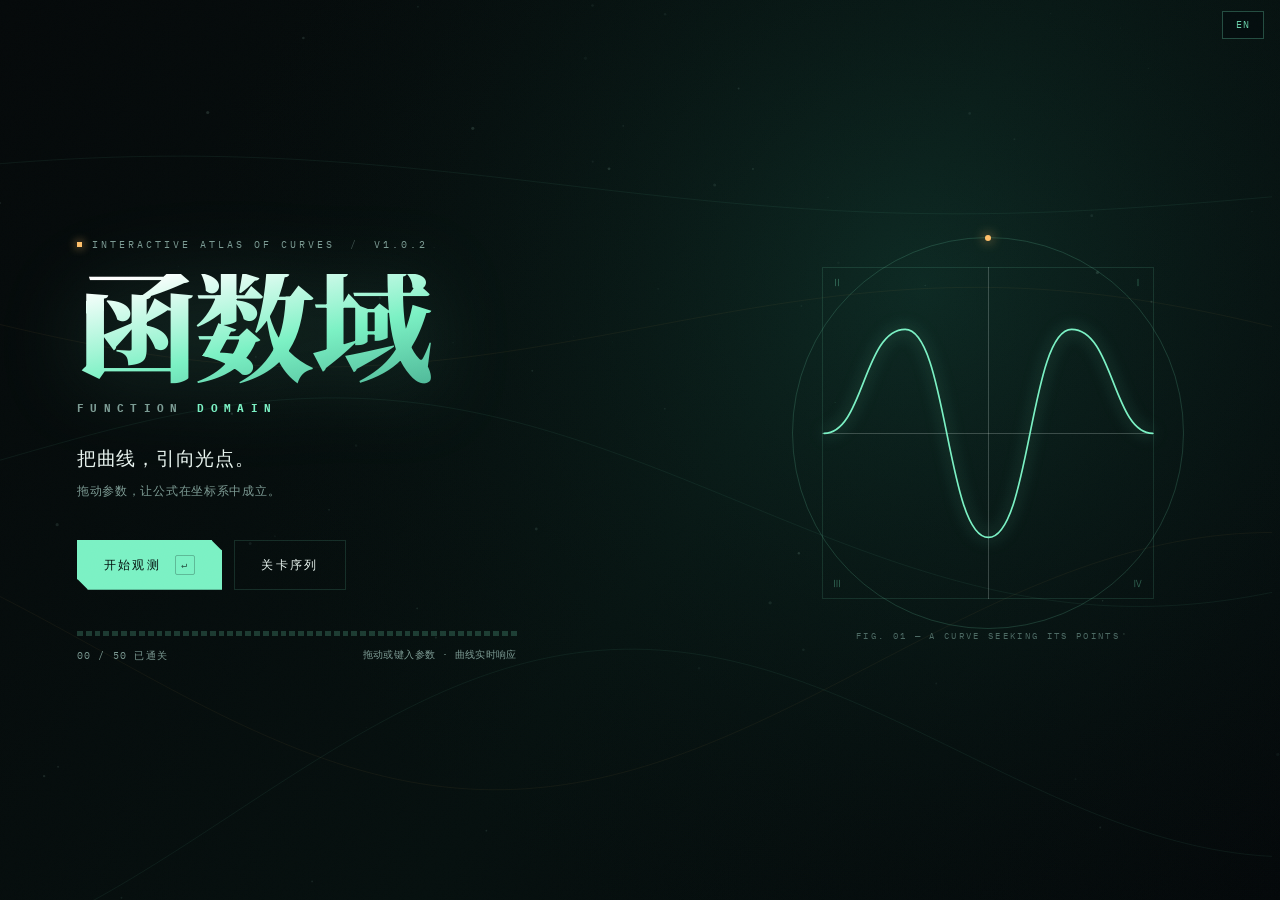
<file: 函数域-V1.0.2.html>
<!DOCTYPE html>
<html lang="zh-CN">
<head>
<meta charset="utf-8" />
<meta name="viewport" content="width=device-width, initial-scale=1, viewport-fit=cover" />
<title>函数域 · FUNCTION DOMAIN</title>
<meta name="theme-color" content="#05090a" />
<meta name="description" content="用公式把曲线引向光点的函数图像解谜游戏" />
<link rel="icon" href="data:image/svg+xml,%3Csvg xmlns='http://www.w3.org/2000/svg' viewBox='0 0 32 32'%3E%3Crect width='32' height='32' fill='%2305090a'/%3E%3Cpath d='M3 25 C 9 25 9 7 16 7 S 23 25 29 25' stroke='%237bf1c4' stroke-width='2' fill='none'/%3E%3C/svg%3E" />
<link rel="preconnect" href="https://fonts.googleapis.com" />
<link rel="preconnect" href="https://fonts.gstatic.com" crossorigin />
<link href="https://fonts.googleapis.com/css2?family=Fraunces:opsz,wght@9..144,400;9..144,700;9..144,900&family=IBM+Plex+Mono:wght@400;500;600&family=Noto+Serif+SC:wght@400;600;900&display=swap" rel="stylesheet" />
<style>
@charset "UTF-8";

/* ============================================================
   函数域 / FUNCTION DOMAIN
   Aesthetic: deep-field observatory instrument, mint phosphor
   ============================================================ */

:root {
  --void: #05090a;
  --void-2: #08120f;
  --panel: #0a1517;
  --panel-hi: #0d1d1e;
  --line: rgba(123, 241, 196, 0.14);
  --line-soft: rgba(123, 241, 196, 0.07);
  --mint: #7bf1c4;
  --mint-deep: #35c79a;
  --amber: #ffc06a;
  --rose: #ff7d8c;
  --ink: #e9f5f0;
  --dim: #7c9a93;
  --dim-2: #4c6963;
  --mono: "IBM Plex Mono", ui-monospace, Consolas, "Courier New", monospace;
  --serif: "Fraunces", "Noto Serif SC", "Songti SC", "SimSun", serif;
  --sans: "IBM Plex Mono", "PingFang SC", "Hiragino Sans GB", "Microsoft YaHei", system-ui, sans-serif;
  --ease: cubic-bezier(.22, .8, .28, 1);
}

* { box-sizing: border-box; }

html, body {
  margin: 0;
  height: 100%;
  overflow: hidden;
  background: var(--void);
}

body {
  color: var(--ink);
  font-family: var(--sans);
  font-size: 14px;
  line-height: 1.55;
  -webkit-font-smoothing: antialiased;
  text-rendering: optimizeLegibility;
}

button, input { font: inherit; color: inherit; }
h1, h2, h3, p, ul { margin: 0; }
ul { list-style: none; padding: 0; }
.mono { font-family: var(--mono); }
.dim { color: var(--dim); }

::selection { background: rgba(123, 241, 196, .28); color: #fff; }

/* ---------- 背景 ---------- */
#bg-canvas {
  position: fixed;
  inset: 0;
  z-index: 0;
  display: block;
  transition: opacity .6s var(--ease);
}

.grain {
  position: fixed;
  inset: 0;
  z-index: 90;
  pointer-events: none;
  opacity: .05;
  mix-blend-mode: overlay;
  background-image: url("data:image/svg+xml;utf8,<svg xmlns='http://www.w3.org/2000/svg' width='140' height='140'><filter id='n'><feTurbulence type='fractalNoise' baseFrequency='0.85' numOctaves='3' stitchTiles='stitch'/></filter><rect width='140' height='140' filter='url(%23n)' opacity='0.55'/></svg>");
}

/* ---------- 屏幕容器 ---------- */
.screen {
  position: fixed;
  inset: 0;
  z-index: 2;
  display: none;
  overflow: hidden;
}
.screen.is-active { display: flex; }

/* ============================================================
   开始界面
   ============================================================ */
.screen-start {
  align-items: center;
  justify-content: center;
  padding: clamp(24px, 6vh, 72px) clamp(22px, 6vw, 88px);
  overflow-y: auto;
}

.start-wrap {
  width: min(1180px, 100%);
  display: grid;
  grid-template-columns: minmax(0, 1.18fr) minmax(0, .82fr);
  gap: clamp(28px, 6vw, 90px);
  align-items: center;
}

.start-copy > * {
  opacity: 0;
  animation: rise .9s var(--ease) forwards;
}
.start-copy > *:nth-child(1) { animation-delay: .05s; }
.start-copy > *:nth-child(2) { animation-delay: .14s; }
.start-copy > *:nth-child(3) { animation-delay: .24s; }
.start-copy > *:nth-child(4) { animation-delay: .34s; }
.start-copy > *:nth-child(5) { animation-delay: .46s; }

@keyframes rise {
  from { opacity: 0; transform: translateY(18px); }
  to { opacity: 1; transform: none; }
}

.eyebrow {
  display: flex;
  align-items: center;
  gap: 10px;
  font-family: var(--mono);
  font-size: 10px;
  letter-spacing: .3em;
  text-transform: uppercase;
  color: var(--dim);
}
.eyebrow .sl { margin: 0 5px; opacity: .45; }
.note { font-size: 9.5px; letter-spacing: .04em; line-height: 1.5; }
.eyebrow .pip {
  width: 5px;
  height: 5px;
  background: var(--amber);
  box-shadow: 0 0 10px var(--amber);
  animation: blink 2.6s steps(1) infinite;
}
@keyframes blink { 0%, 70% { opacity: 1; } 71%, 100% { opacity: .15; } }

.brand { margin-top: clamp(14px, 2.4vh, 26px); }
.brand-cn {
  display: block;
  font-family: var(--serif);
  font-weight: 900;
  font-size: clamp(62px, 9.4vw, 132px);
  line-height: .92;
  letter-spacing: -.02em;
  background: linear-gradient(168deg, #ffffff 6%, var(--mint) 46%, #2f8f78 100%);
  -webkit-background-clip: text;
  background-clip: text;
  color: transparent;
  filter: drop-shadow(0 8px 42px rgba(123, 241, 196, .18));
}
.brand-en {
  display: block;
  margin-top: 16px;
  font-family: var(--mono);
  font-size: 11px;
  letter-spacing: .58em;
  color: var(--dim);
  text-transform: uppercase;
}
.brand-en em {
  font-style: normal;
  color: var(--mint);
}

.tagline {
  margin-top: clamp(18px, 3vh, 30px);
  font-size: clamp(15px, 1.5vw, 19px);
  color: var(--ink);
  letter-spacing: .04em;
}
.tagline small {
  display: block;
  margin-top: 8px;
  font-size: 12px;
  color: var(--dim);
  letter-spacing: .06em;
}

.start-actions {
  display: flex;
  flex-wrap: wrap;
  gap: 12px;
  margin-top: clamp(24px, 4.4vh, 42px);
}

/* ---------- 按钮 ---------- */
.btn {
  position: relative;
  display: inline-flex;
  align-items: center;
  gap: 14px;
  padding: 14px 26px;
  border: 1px solid var(--line);
  background: transparent;
  color: var(--ink);
  font-family: var(--mono);
  font-size: 11.5px;
  letter-spacing: .2em;
  text-transform: uppercase;
  cursor: pointer;
  overflow: hidden;
  transition: color .25s var(--ease), border-color .25s var(--ease),
              background .25s var(--ease), transform .2s var(--ease),
              box-shadow .3s var(--ease);
}
.btn::after {
  content: "";
  position: absolute;
  inset: 0;
  background: linear-gradient(100deg, transparent 20%, rgba(255, 255, 255, .35) 50%, transparent 80%);
  transform: translateX(-130%);
  transition: transform .65s var(--ease);
  pointer-events: none;
}
.btn:hover::after { transform: translateX(130%); }
.btn:active { transform: translateY(1px); }

.btn-primary {
  color: #04120e;
  background: var(--mint);
  border-color: var(--mint);
  clip-path: polygon(0 0, calc(100% - 11px) 0, 100% 11px, 100% 100%, 11px 100%, 0 calc(100% - 11px));
}
.btn-primary:hover {
  box-shadow: 0 0 34px rgba(123, 241, 196, .4);
  background: #8cf9cf;
}

.btn-ghost:hover {
  border-color: rgba(123, 241, 196, .55);
  background: rgba(123, 241, 196, .05);
}

.btn kbd {
  font-family: var(--mono);
  font-size: 10px;
  padding: 1px 5px;
  border: 1px solid rgba(4, 18, 14, .35);
  border-radius: 2px;
  opacity: .7;
}

.btn-line {
  width: 100%;
  justify-content: center;
  padding: 10px 12px;
  font-size: 10.5px;
  letter-spacing: .14em;
  border-color: var(--line-soft);
  color: var(--dim);
}
.btn-line:hover { color: var(--ink); border-color: var(--line); background: rgba(123, 241, 196, .05); }
.btn-warn:hover { color: var(--rose); border-color: rgba(255, 125, 140, .5); background: rgba(255, 125, 140, .06); }

.btn-tiny {
  padding: 8px 14px;
  font-size: 10px;
  letter-spacing: .12em;
  border-color: var(--line-soft);
  color: var(--dim);
  text-transform: none;
}
.btn-tiny:hover { color: var(--ink); border-color: var(--line); }

/* ---------- 开始界面进度 ---------- */
.start-foot { margin-top: clamp(26px, 4.6vh, 46px); max-width: 440px; }

.track {
  display: grid;
  grid-auto-flow: column;
  grid-auto-columns: minmax(2px, 1fr);
  gap: 3px;
  height: 5px;
}
.track i {
  display: block;
  height: 100%;
  background: rgba(123, 241, 196, .2);
  transition: background .4s var(--ease), box-shadow .4s var(--ease);
}
.track i.on {
  background: var(--mint);
  box-shadow: 0 0 12px rgba(123, 241, 196, .55);
}

.foot-row {
  display: flex;
  flex-wrap: wrap;
  justify-content: space-between;
  gap: 8px 18px;
  margin-top: 12px;
  font-size: 10px;
  letter-spacing: .12em;
  color: var(--dim);
}

/* ---------- 开始界面装饰 ---------- */
.start-deco {
  position: relative;
  display: flex;
  flex-direction: column;
  align-items: center;
  gap: 20px;
}
.axes {
  position: relative;
  width: clamp(230px, 26vw, 360px);
  aspect-ratio: 1;
  margin: 10px;
}
.axes::before {
  content: "";
  position: absolute;
  inset: 0;
  border: 1px solid rgba(123, 241, 196, .12);
}
.ax {
  position: absolute;
  background: rgba(233, 245, 240, .22);
}
.ax-h { left: 0; right: 0; top: 50%; height: 1px; }
.ax-v { top: 0; bottom: 0; left: 50%; width: 1px; }

.q {
  position: absolute;
  font-family: var(--mono);
  font-size: 10px;
  color: rgba(123, 241, 196, .35);
  letter-spacing: .1em;
}
.q1 { top: 8px; right: 10px; }
.q2 { top: 8px; left: 10px; }
.q3 { bottom: 8px; left: 10px; }
.q4 { bottom: 8px; right: 10px; }

.axes .curve {
  position: absolute;
  inset: 0;
  width: 100%;
  height: 100%;
  overflow: visible;
}
.curve-path {
  fill: none;
  stroke: var(--mint);
  stroke-width: 1.6;
  stroke-linecap: round;
  stroke-dasharray: 1400;
  stroke-dashoffset: 1400;
  animation: draw 2.4s var(--ease) .3s forwards, glow 5s ease-in-out 2.8s infinite;
  filter: drop-shadow(0 0 7px rgba(123, 241, 196, .6));
}
@keyframes draw { to { stroke-dashoffset: 0; } }
@keyframes glow { 0%, 100% { opacity: .85; } 50% { opacity: 1; } }

.orbit {
  position: absolute;
  inset: -9%;
  border: 1px solid rgba(123, 241, 196, .17);
  border-radius: 50%;
  animation: spin 26s linear infinite;
}
.orbit i {
  position: absolute;
  top: -3px;
  left: 50%;
  width: 6px;
  height: 6px;
  margin-left: -3px;
  border-radius: 50%;
  background: var(--amber);
  box-shadow: 0 0 12px var(--amber);
}
@keyframes spin { to { transform: rotate(360deg); } }

.deco-cap {
  font-size: 9px;
  letter-spacing: .26em;
  color: var(--dim-2);
}

/* ============================================================
   关卡选择
   ============================================================ */
.screen-levels {
  flex-direction: column;
  align-items: center;
  overflow-y: auto;
  padding: clamp(22px, 5vh, 56px) clamp(20px, 5vw, 64px);
}
.levels-wrap { width: min(1180px, 100%); }

.levels-head {
  display: flex;
  align-items: flex-end;
  justify-content: space-between;
  gap: 20px;
  flex-wrap: wrap;
  padding-bottom: 18px;
  border-bottom: 1px solid var(--line-soft);
  margin-bottom: 24px;
}
.levels-title h2 {
  margin-top: 6px;
  font-family: var(--serif);
  font-size: clamp(26px, 3.4vw, 40px);
  font-weight: 700;
  letter-spacing: .02em;
}
.levels-head > p { font-size: 10px; letter-spacing: .18em; }

.levels-grid {
  display: grid;
  grid-template-columns: repeat(auto-fill, minmax(172px, 1fr));
  grid-auto-rows: auto;
  gap: 12px;
  padding-bottom: 8px;
}

.level-card {
  position: relative;
  display: flex;
  flex-direction: column;
  gap: 6px;
  min-width: 0;
  padding: 15px 16px 13px;
  text-align: left;
  border: 1px solid var(--line-soft);
  background: linear-gradient(158deg, rgba(123, 241, 196, .045), rgba(8, 18, 18, .2) 62%);
  color: var(--ink);
  cursor: pointer;
  transition: border-color .25s var(--ease), transform .25s var(--ease),
              background .3s var(--ease), box-shadow .3s var(--ease);
  opacity: 0;
  animation: rise .6s var(--ease) forwards;
}
.level-card:hover {
  border-color: rgba(123, 241, 196, .45);
  transform: translateY(-3px);
  box-shadow: 0 18px 34px -22px rgba(0, 0, 0, .9);
  background: linear-gradient(158deg, rgba(123, 241, 196, .1), rgba(8, 18, 18, .2) 62%);
}
.lc-index {
  font-family: var(--serif);
  font-size: 40px;
  line-height: 1;
  font-weight: 700;
  color: rgba(123, 241, 196, .82);
}
.lc-name { font-size: 12.5px; letter-spacing: .04em; }
.lc-kinds { display: flex; flex-wrap: wrap; gap: 4px; margin-top: 2px; }
.lc-kind {
  font-family: var(--mono);
  font-style: normal;
  font-size: 8.5px;
  letter-spacing: .12em;
  padding: 1px 5px;
  border: 1px solid var(--line-soft);
  color: var(--dim-2);
}
.lc-kind.is-warn {
  color: rgba(255, 150, 164, .85);
  border-color: rgba(255, 118, 136, .32);
}
.lc-state {
  margin-top: auto;
  padding-top: 8px;
  font-family: var(--mono);
  font-size: 9px;
  letter-spacing: .18em;
  color: var(--dim);
  text-transform: uppercase;
}
.level-card.is-locked { opacity: .42; cursor: not-allowed; }
.level-card.is-locked:hover { transform: none; border-color: var(--line-soft); box-shadow: none; }
.level-card.is-cleared { border-color: rgba(123, 241, 196, .28); }
.level-card.is-cleared .lc-state { color: var(--mint); }
.level-card.is-cleared::after {
  content: "✓";
  position: absolute;
  top: 12px;
  right: 14px;
  font-family: var(--mono);
  font-size: 12px;
  color: var(--mint);
  text-shadow: 0 0 12px rgba(123, 241, 196, .8);
}

.levels-note {
  margin-top: 26px;
  font-size: 11px;
  color: var(--dim-2);
  letter-spacing: .06em;
}

/* ============================================================
   游戏界面
   ============================================================ */
.screen-game { flex-direction: column; }

.stage {
  flex: 1 1 auto;
  min-height: 0;
  display: flex;
  flex-direction: column;
  padding: 0 clamp(12px, 2vw, 22px);
}

.stage-head {
  flex: 0 0 auto;
  display: flex;
  align-items: center;
  gap: 18px;
  /* 右侧给固定的语言按钮留出空间 */
  padding: 12px 62px 10px 4px;
}

.lv-id {
  display: flex;
  align-items: baseline;
  gap: 6px;
  padding-right: 16px;
  border-right: 1px solid var(--line-soft);
}
.lv-id .mono { font-size: 9px; letter-spacing: .22em; }
.lv-id b {
  font-family: var(--serif);
  font-size: 30px;
  font-weight: 700;
  line-height: 1;
  color: var(--mint);
}

.lv-meta { flex: 1 1 auto; min-width: 0; }
.lv-meta h2 {
  font-family: var(--serif);
  font-size: 17px;
  font-weight: 600;
  letter-spacing: .04em;
  white-space: nowrap;
  overflow: hidden;
  text-overflow: ellipsis;
}
.lv-meta p {
  margin-top: 2px;
  font-size: 11px;
  color: var(--dim);
  letter-spacing: .03em;
  white-space: nowrap;
  overflow: hidden;
  text-overflow: ellipsis;
}

.stage-stats {
  display: flex;
  align-items: center;
  gap: 10px;
}
.stat {
  display: flex;
  flex-direction: column;
  align-items: flex-end;
  gap: 1px;
  padding-left: 14px;
  border-left: 1px solid var(--line-soft);
}
.stat span {
  font-family: var(--mono);
  font-size: 8.5px;
  letter-spacing: .2em;
  color: var(--dim-2);
}
.stat b {
  font-family: var(--mono);
  font-size: 12px;
  font-weight: 500;
  color: var(--mint);
  letter-spacing: .08em;
}

.chip {
  padding: 7px 12px;
  border: 1px solid var(--line-soft);
  background: transparent;
  color: var(--dim);
  font-size: 10px;
  letter-spacing: .14em;
  cursor: pointer;
  transition: .2s var(--ease);
}
.chip:hover { color: var(--ink); border-color: var(--line); background: rgba(123, 241, 196, .06); }
.chip.is-on { color: var(--amber); border-color: rgba(255, 192, 106, .4); }

/* ---------- 坐标系视窗 ---------- */
.plot-wrap {
  position: relative;
  flex: 1 1 auto;
  min-height: 0;
  border: 1px solid rgba(123, 241, 196, .13);
  background:
    radial-gradient(120% 100% at 50% 42%, rgba(24, 74, 63, .34), rgba(4, 10, 11, .9) 72%);
  overflow: hidden;
}
.plot-wrap::before,
.plot-wrap::after {
  content: "";
  position: absolute;
  width: 12px;
  height: 12px;
  border: 1px solid rgba(123, 241, 196, .5);
  pointer-events: none;
}
.plot-wrap::before { top: -1px; left: -1px; border-right: 0; border-bottom: 0; }
.plot-wrap::after { bottom: -1px; right: -1px; border-left: 0; border-top: 0; }

#plot-canvas { display: block; width: 100%; height: 100%; }

.plot-cap {
  position: absolute;
  font-size: 9px;
  letter-spacing: .22em;
  color: rgba(123, 241, 196, .4);
  pointer-events: none;
}
.plot-cap.tl { top: 8px; left: 11px; }
.plot-cap.br { bottom: 8px; right: 11px; }

/* 视窗两侧仪表盘 */
.plot-hud {
  position: absolute;
  top: 50%;
  transform: translateY(-50%);
  width: 186px;
  pointer-events: none;
}
.hud-left { left: var(--hud-x, 26px); }
.hud-right { right: var(--hud-x, 26px); }

.hud-title {
  font-size: 8px;
  letter-spacing: .32em;
  color: rgba(123, 241, 196, .42);
  padding-bottom: 7px;
  border-bottom: 1px solid rgba(123, 241, 196, .12);
}
.hud-foot {
  margin-top: 12px;
  font-size: 8px;
  letter-spacing: .2em;
  color: rgba(123, 241, 196, .28);
}

.hud-zone {
  margin-top: 11px;
  font-size: 8px;
  letter-spacing: .18em;
  color: rgba(255, 150, 164, .72);
  transition: color .25s var(--ease);
}
.hud-zone.is-hot { color: var(--rose); }
.hud-zone:empty { display: none; }

.hud-targets {
  margin-top: 9px;
  display: flex;
  flex-direction: column;
  gap: 7px;
}
.hud-targets li {
  display: grid;
  grid-template-columns: 13px 1fr 12px;
  align-items: center;
  gap: 6px;
  font-family: var(--mono);
  font-size: 10px;
  letter-spacing: .05em;
  color: var(--dim-2);
  transition: color .3s var(--ease);
}
.hud-targets .ht-id { color: rgba(255, 192, 106, .62); }
.hud-targets .ht-coord { color: rgba(228, 248, 242, .82); letter-spacing: .04em; }
.hud-targets .ht-state { text-align: right; opacity: .6; }
.hud-targets li.is-hit { color: var(--amber); }
.hud-targets li.is-hit .ht-id,
.hud-targets li.is-hit .ht-state { color: var(--amber); opacity: 1; }

.hud-forms {
  margin-top: 9px;
  display: flex;
  flex-direction: column;
  gap: 2px;
}
.hud-forms li {
  display: flex;
  align-items: center;
  gap: 8px;
  padding: 4px 0;
  font-size: 10px;
  letter-spacing: .05em;
  color: var(--dim-2);
}
.hud-forms i {
  flex: 0 0 auto;
  width: 16px;
  height: 2px;
  display: block;
}

.scan {
  position: absolute;
  inset: 0;
  pointer-events: none;
  opacity: 0;
  background: linear-gradient(180deg, transparent, rgba(123, 241, 196, .16), transparent);
  transform: translateY(-100%);
}
.scan.is-run { animation: scanDown 1.1s var(--ease) 1; }
@keyframes scanDown {
  0% { opacity: 0; transform: translateY(-100%); }
  12% { opacity: 1; }
  100% { opacity: 0; transform: translateY(100%); }
}

.hint-pop {
  position: absolute;
  left: 50%;
  bottom: 18px;
  transform: translate(-50%, 10px);
  max-width: min(560px, 88%);
  padding: 10px 16px;
  border: 1px solid rgba(255, 192, 106, .3);
  background: rgba(12, 22, 22, .95);
  color: var(--amber);
  font-size: 11.5px;
  line-height: 1.6;
  letter-spacing: .04em;
  opacity: 0;
  pointer-events: none;
  transition: .3s var(--ease);
  z-index: 4;
}
.hint-pop.is-on { opacity: 1; transform: translate(-50%, 0); }

/* ---------- 控制台 ---------- */
.console {
  flex: 0 0 auto;
  height: clamp(244px, 34vh, 352px);
  display: grid;
  grid-template-columns: minmax(0, 1.16fr) minmax(0, .86fr) minmax(0, .8fr);
  gap: 10px;
  padding: 10px clamp(12px, 2vw, 22px) 14px;
}

/* ---------- 移动端分区标签页 ---------- */
.panel-tabs {
  display: none;
  grid-column: 1 / -1;
  grid-template-columns: repeat(3, 1fr);
  gap: 5px;
}
.panel-tab {
  padding: 8px 6px;
  border: 1px solid var(--line-soft);
  background: rgba(255, 255, 255, .02);
  color: var(--dim-2);
  font-family: var(--mono);
  font-size: 10px;
  letter-spacing: .12em;
  cursor: pointer;
  transition: .2s var(--ease);
}
.panel-tab:active { transform: translateY(1px) scale(.99); }
.panel-tab.is-active {
  color: #04140f;
  background: var(--mint);
  border-color: var(--mint);
  box-shadow: 0 0 16px rgba(123, 241, 196, .3);
}

.panel {
  position: relative;
  display: flex;
  flex-direction: column;
  min-height: 0;
  height: 100%;
  border: 1px solid var(--line-soft);
  background: linear-gradient(172deg, rgba(16, 33, 34, .92), rgba(6, 14, 15, .96));
}
.panel::before,
.panel::after {
  content: "";
  position: absolute;
  width: 8px;
  height: 8px;
  border: 1px solid rgba(123, 241, 196, .34);
  pointer-events: none;
}
.panel::before { top: -1px; left: -1px; border-right: 0; border-bottom: 0; }
.panel::after { bottom: -1px; right: -1px; border-left: 0; border-top: 0; }

.panel-head {
  flex: 0 0 auto;
  display: flex;
  align-items: center;
  justify-content: space-between;
  gap: 10px;
  padding: 9px 12px 8px;
  border-bottom: 1px solid var(--line-soft);
}
.panel-head h3 {
  font-size: 10.5px;
  font-weight: 500;
  letter-spacing: .22em;
  color: var(--dim);
  text-transform: uppercase;
}
.head-tools { display: flex; align-items: center; gap: 8px; }

.tag {
  font-size: 8.5px;
  letter-spacing: .14em;
  color: var(--dim-2);
  padding: 2px 6px;
  border: 1px solid var(--line-soft);
}

.mini-btn {
  padding: 4px 9px;
  border: 1px solid var(--line-soft);
  background: transparent;
  color: var(--dim);
  font-size: 9px;
  letter-spacing: .1em;
  cursor: pointer;
  transition: .2s var(--ease);
}
.mini-btn:hover { color: var(--rose); border-color: rgba(255, 125, 140, .45); background: rgba(255, 125, 140, .07); }

.form-list {
  flex: 1 1 auto;
  min-height: 0;
  overflow-y: auto;
  padding: 10px;
  display: grid;
  grid-template-columns: repeat(auto-fit, minmax(300px, 1fr));
  align-content: start;
  align-items: start;
  gap: 9px;
  scrollbar-width: thin;
  scrollbar-color: rgba(123, 241, 196, .2) transparent;
}
.form-list::-webkit-scrollbar { width: 5px; }
.form-list::-webkit-scrollbar-thumb { background: rgba(123, 241, 196, .2); }

.form-tip {
  flex: 0 0 auto;
  padding: 7px 12px 9px;
  border-top: 1px solid var(--line-soft);
  font-size: 9.5px;
  line-height: 1.5;
  color: var(--dim-2);
  letter-spacing: .02em;
}

/* ---------- 公式卡片 ---------- */
.form-card {
  position: relative;
  max-width: 540px;
  padding: 9px 11px 10px;
  border: 1px solid var(--line-soft);
  border-left: 2px solid var(--accent, var(--mint));
  background: linear-gradient(150deg, rgba(255, 255, 255, .028), rgba(255, 255, 255, .004));
  animation: cardIn .35s var(--ease);
}
@keyframes cardIn {
  from { opacity: 0; transform: translateY(-6px); }
  to { opacity: 1; transform: none; }
}

.fc-head {
  display: flex;
  align-items: baseline;
  gap: 8px;
}
.fc-kind {
  font-size: 8px;
  letter-spacing: .16em;
  color: var(--accent, var(--mint));
  opacity: .8;
}
.fc-name {
  flex: 1 1 auto;
  font-size: 11px;
  color: var(--dim);
  letter-spacing: .06em;
}
.fc-del {
  width: 18px;
  height: 18px;
  display: grid;
  place-items: center;
  border: 0;
  background: transparent;
  color: var(--dim-2);
  font-size: 11px;
  cursor: pointer;
  transition: .2s var(--ease);
}
.fc-del:hover { color: var(--rose); }

.fc-expr {
  margin: 3px 0 2px;
  font-size: 13.5px;
  color: var(--accent, var(--mint));
  letter-spacing: .02em;
  text-shadow: 0 0 18px rgba(123, 241, 196, .18);
  white-space: nowrap;
  overflow: hidden;
  text-overflow: ellipsis;
}

.fc-params { display: flex; flex-direction: column; gap: 6px; }

/* ---------- 参数控件 ---------- */
.param {
  display: grid;
  grid-template-columns: minmax(0, 1fr) 30px 30px;
  grid-template-areas:
    "label up down"
    "label stop stop";
  gap: 4px;
  padding-top: 5px;
  border-top: 1px dashed rgba(123, 241, 196, .08);
}
.param:first-child { border-top: 0; padding-top: 2px; }

.param-label {
  grid-area: label;
  display: flex;
  flex-direction: column;
  gap: 3px;
  min-width: 0;
}
.pname {
  font-family: var(--mono);
  font-size: 8.5px;
  letter-spacing: .2em;
  color: var(--dim);
  text-transform: uppercase;
}

input.num {
  width: 100%;
  height: 27px;
  padding: 0 8px;
  border: 1px solid rgba(123, 241, 196, .16);
  background: rgba(0, 0, 0, .42);
  color: var(--accent, var(--mint));
  font-family: var(--mono);
  font-size: 13px;
  letter-spacing: .04em;
  text-align: right;
  transition: border-color .2s var(--ease), box-shadow .2s var(--ease), background .2s var(--ease);
  appearance: none;
}
input.num:hover { border-color: rgba(123, 241, 196, .3); }
input.num:focus {
  outline: none;
  border-color: var(--accent, var(--mint));
  background: rgba(0, 0, 0, .6);
  box-shadow: 0 0 0 2px rgba(123, 241, 196, .1), inset 0 0 16px rgba(123, 241, 196, .07);
}

.step {
  display: flex;
  flex-direction: column;
  align-items: center;
  justify-content: center;
  gap: 0;
  height: 27px;
  padding: 0;
  border: 1px solid rgba(123, 241, 196, .16);
  background: rgba(255, 255, 255, .022);
  color: var(--dim);
  cursor: pointer;
  transition: color .18s var(--ease), background .18s var(--ease),
              border-color .18s var(--ease), box-shadow .25s var(--ease);
}
.step.up { grid-area: up; }
.step.down { grid-area: down; }
.step i { font-style: normal; font-size: 10px; line-height: 1; }
.step:hover { color: var(--ink); border-color: rgba(123, 241, 196, .38); background: rgba(123, 241, 196, .08); }
.step:active { transform: translateY(1px); }

.step[data-active="true"] {
  /* 只有一种速度，激活态统一用薄荷色 */
  color: #04140f;
  background: var(--mint);
  border-color: var(--mint);
  box-shadow: 0 0 15px rgba(123, 241, 196, .45);
  animation: stepPulse 1.6s ease-in-out infinite;
}
@keyframes stepPulse {
  0%, 100% { filter: brightness(1); }
  50% { filter: brightness(1.16); }
}

.stop {
  grid-area: stop;
  height: 18px;
  padding: 0;
  border: 1px solid rgba(255, 125, 140, .26);
  background: transparent;
  color: rgba(255, 125, 140, .85);
  font-size: 9px;
  letter-spacing: .14em;
  cursor: pointer;
  transition: .18s var(--ease);
}
.stop:hover:not(:disabled) { background: rgba(255, 125, 140, .14); color: #fff; }
.stop:disabled { opacity: .22; cursor: default; }

/* ---------- 公式选择区 ---------- */
.palette-scroll {
  flex: 1 1 auto;
  min-height: 0;
  overflow-y: auto;
  padding: 7px 10px 6px;
  display: flex;
  flex-direction: column;
  gap: 7px;
  scrollbar-width: thin;
  scrollbar-color: rgba(123, 241, 196, .2) transparent;
}
.palette-scroll::-webkit-scrollbar { width: 5px; }
.palette-scroll::-webkit-scrollbar-thumb { background: rgba(123, 241, 196, .2); }

.palette-group { display: flex; flex-direction: column; gap: 4px; }
.palette-label {
  font-family: var(--mono);
  font-size: 8px;
  letter-spacing: .22em;
  color: var(--dim-2);
  padding: 0 2px 3px;
  border-bottom: 1px solid rgba(123, 241, 196, .09);
}

.palette-ops { display: flex; flex-wrap: wrap; gap: 4px; padding: 2px 0 1px; }
.op-chip {
  display: inline-flex;
  align-items: center;
  justify-content: center;
  min-width: 27px;
  height: 21px;
  padding: 0 7px;
  border: 1px solid rgba(123, 241, 196, .2);
  border-radius: 4px;
  background: rgba(123, 241, 196, .06);
  font-family: var(--mono);
  font-size: 11px;
  line-height: 1;
  color: rgba(123, 241, 196, .85);
  cursor: help;
}

.palette-list {
  display: grid;
  grid-template-columns: repeat(auto-fill, minmax(190px, 1fr));
  gap: 5px;
  align-content: start;
}

.palette-item {
  position: relative;
  display: grid;
  gap: 2px;
  width: 100%;
  padding: 7px 10px 8px;
  text-align: left;
  border: 1px dashed rgba(123, 241, 196, .18);
  background: rgba(123, 241, 196, .022);
  color: var(--ink);
  cursor: pointer;
  transition: .22s var(--ease);
}
.palette-item:hover {
  border-style: solid;
  border-color: rgba(123, 241, 196, .45);
  background: rgba(123, 241, 196, .075);
  transform: translateX(2px);
}
.pi-top {
  display: flex;
  align-items: baseline;
  justify-content: space-between;
  gap: 8px;
}
.pi-name { font-size: 12px; letter-spacing: .05em; }
.pi-short { font-family: var(--mono); font-size: 8px; letter-spacing: .16em; color: var(--dim-2); }
.pi-expr { font-family: var(--mono); font-size: 11.5px; color: rgba(123, 241, 196, .92); }
.pi-add {
  font-family: var(--mono);
  font-size: 9px;
  letter-spacing: .14em;
  color: var(--dim-2);
  margin-top: 2px;
}
.palette-item:hover .pi-add { color: var(--mint); }


.palette-item.is-locked {
  opacity: .5;
  padding: 7px 10px;
  align-content: center;
  background: transparent;
  border-color: rgba(255, 192, 106, .22);
  cursor: not-allowed;
}
.palette-item.is-locked .pi-name { color: var(--dim); font-size: 11px; }
.pi-lock {
  font-family: var(--mono);
  font-size: 7.5px;
  letter-spacing: .1em;
  color: rgba(255, 192, 106, .8);
  border: 1px solid rgba(255, 192, 106, .25);
  border-radius: 3px;
  padding: 1px 4px;
}

.pi-plus { margin-left: 5px; color: var(--mint); font-size: 10px; }

.palette-item .pi-expr { padding-right: 16px; }
.pi-info {
  position: absolute;
  right: 6px;
  bottom: 6px;
  width: 15px;
  height: 15px;
  display: grid;
  place-items: center;
  border: 1px solid rgba(123, 241, 196, .22);
  border-radius: 50%;
  background: rgba(6, 16, 16, .82);
  font-family: var(--mono);
  font-size: 9px;
  line-height: 1;
  color: rgba(123, 241, 196, .68);
  cursor: pointer;
  transition: .2s var(--ease);
}
.pi-info:hover {
  border-color: rgba(123, 241, 196, .7);
  background: rgba(123, 241, 196, .12);
  color: var(--mint);
}

.palette-item.is-full { opacity: .72; }
.palette-item.is-full:hover {
  transform: none;
  border-color: rgba(123, 241, 196, .3);
  background: rgba(123, 241, 196, .04);
}
.palette-item.is-full:hover .pi-add { color: var(--dim-2); }

.palette-item.is-new { animation: unlockPulse 1.4s var(--ease) 3; }
@keyframes unlockPulse {
  0%, 100% {
    border-color: rgba(123, 241, 196, .18);
    box-shadow: 0 0 0 0 rgba(123, 241, 196, 0);
  }
  38% {
    border-color: rgba(123, 241, 196, .8);
    box-shadow: 0 0 22px rgba(123, 241, 196, .32);
  }
}

/* ---------- 设置区 ---------- */
.settings-body {
  flex: 1 1 auto;
  min-height: 0;
  overflow-y: auto;
  padding: 10px 12px 12px;
  display: flex;
  flex-direction: column;
  gap: 12px;
  scrollbar-width: thin;
  scrollbar-color: rgba(123, 241, 196, .2) transparent;
}
.settings-body::-webkit-scrollbar { width: 5px; }
.settings-body::-webkit-scrollbar-thumb { background: rgba(123, 241, 196, .2); }

.target-list { display: flex; flex-direction: column; gap: 3px; }
.target-list li {
  display: flex;
  align-items: baseline;
  justify-content: space-between;
  gap: 8px;
  padding: 3px 7px;
  border-left: 2px solid var(--line-soft);
  font-family: var(--mono);
  font-size: 10px;
  color: var(--dim-2);
  letter-spacing: .04em;
  transition: .25s var(--ease);
}
.target-list li .tl-id { color: var(--dim); letter-spacing: .16em; }
.target-list li.is-hit {
  border-color: var(--amber);
  color: var(--amber);
  background: rgba(255, 192, 106, .05);
}
.target-list li.is-hit .tl-id { color: var(--amber); }

.zone-block {
  border: 1px solid rgba(255, 118, 136, .18);
  background: rgba(255, 118, 136, .035);
}
.zone-block[hidden] { display: none; }
.zone-title {
  display: flex;
  align-items: center;
  justify-content: space-between;
  gap: 8px;
  padding: 5px 8px;
  font-family: var(--mono);
  font-size: 8px;
  letter-spacing: .16em;
  color: rgba(255, 150, 164, .85);
  cursor: pointer;
  list-style: none;
}
.zone-title::-webkit-details-marker { display: none; }
.zone-title::after { content: '+'; opacity: .7; }
.zone-block[open] .zone-title::after { content: '\2212'; }
.zone-block.is-hot { border-color: rgba(255, 118, 136, .45); }
.zone-list { display: flex; flex-direction: column; gap: 3px; padding: 0 8px 7px; }
.zone-list li {
  display: flex;
  gap: 6px;
  font-family: var(--mono);
  font-size: 9px;
  line-height: 1.5;
  letter-spacing: .02em;
  color: var(--dim);
  transition: color .25s var(--ease);
}
.zone-list li.is-hot { color: var(--rose); }
.zone-list .zl-mark { color: rgba(255, 150, 164, .75); }
.zone-list li.is-hot .zl-mark { color: var(--rose); }

/* ---------- 反馈 ---------- */
.feedback-block {
  margin-top: 6px;
  border: 1px solid rgba(123, 241, 196, .14);
  background: rgba(123, 241, 196, .022);
}
.github-block + .feedback-block { margin-top: 6px; }
.feedback-title {
  display: flex;
  align-items: center;
  justify-content: space-between;
  gap: 8px;
  padding: 5px 8px;
  font-family: var(--mono);
  font-size: 8px;
  letter-spacing: .16em;
  color: rgba(123, 241, 196, .7);
  cursor: pointer;
  list-style: none;
}
.feedback-title::-webkit-details-marker { display: none; }
.feedback-title::after { content: '+'; opacity: .7; }
.feedback-block[open] .feedback-title::after { content: '\2212'; }

.feedback-body {
  display: flex;
  flex-direction: column;
  gap: 6px;
  padding: 0 8px 8px;
}
.fb-text {
  width: 100%;
  min-height: 56px;
  max-height: 140px;
  resize: vertical;
  padding: 6px 8px;
  border: 1px solid rgba(123, 241, 196, .18);
  background: rgba(3, 10, 11, .55);
  color: var(--ink);
  font-family: var(--mono);
  font-size: 10px;
  line-height: 1.6;
}
.fb-text:focus {
  outline: none;
  border-color: rgba(123, 241, 196, .55);
  box-shadow: 0 0 12px rgba(123, 241, 196, .12);
}
.fb-text::placeholder { color: var(--dim-2); }
.fb-foot {
  display: flex;
  align-items: center;
  justify-content: space-between;
  gap: 8px;
}
.fb-count {
  font-size: 8.5px;
  letter-spacing: .08em;
  color: var(--dim-2);
}
.fb-count[data-max="true"] { color: var(--amber); }
.fb-hint {
  margin: 0;
  font-size: 9px;
  line-height: 1.5;
  color: var(--dim-2);
}

/* ---------- GitHub 引导 ---------- */
.github-block {
  border: 1px solid rgba(123, 241, 196, .14);
  background: rgba(123, 241, 196, .022);
}
.github-title {
  display: flex;
  align-items: center;
  justify-content: space-between;
  gap: 8px;
  padding: 5px 8px;
  font-family: var(--mono);
  font-size: 8px;
  letter-spacing: .16em;
  color: rgba(123, 241, 196, .7);
  cursor: pointer;
  list-style: none;
}
.github-title::-webkit-details-marker { display: none; }
.github-title::after { content: '+'; opacity: .7; }
.github-block[open] .github-title::after { content: '\2212'; }

.github-body {
  display: flex;
  flex-direction: column;
  gap: 4px;
  padding: 0 8px 8px;
}
.gh-row { display: flex; align-items: baseline; gap: 8px; }
.gh-label {
  flex: 0 0 36px;
  font-family: var(--mono);
  font-size: 8px;
  letter-spacing: .12em;
  color: var(--dim-2);
}
.gh-link {
  font-family: var(--mono);
  font-size: 10px;
  letter-spacing: .03em;
  color: rgba(123, 241, 196, .92);
  text-decoration: none;
  border-bottom: 1px dashed rgba(123, 241, 196, .3);
}
.gh-link:hover {
  color: var(--mint);
  border-bottom-color: var(--mint);
}
.gh-value {
  font-size: 10px;
  letter-spacing: .06em;
  color: rgba(123, 241, 196, .92);
}
.gh-hint {
  margin-top: 1px;
  font-size: 9px;
  line-height: 1.55;
  color: var(--dim-2);
}
.gh-actions { display: flex; gap: 6px; margin-top: 3px; }

.switches {
  display: grid;
  grid-template-columns: 1fr 1fr;
  gap: 6px 10px;
}

/* ---------- 关卡讲解 ---------- */
.brief-block {
  border: 1px solid rgba(123, 241, 196, .16);
  background: rgba(123, 241, 196, .028);
}
.brief-block[hidden] { display: none; }
.brief-title {
  display: flex;
  align-items: center;
  justify-content: space-between;
  gap: 8px;
  padding: 5px 8px;
  font-family: var(--mono);
  font-size: 8px;
  letter-spacing: .16em;
  color: rgba(123, 241, 196, .82);
  cursor: pointer;
  list-style: none;
}
.brief-title::-webkit-details-marker { display: none; }
.brief-title::after { content: '+'; opacity: .7; }
.brief-block[open] .brief-title::after { content: '\2212'; }

.brief-body {
  display: flex;
  flex-direction: column;
  gap: 6px;
  padding: 0 8px 8px;
}
.brief-plan {
  margin: 0;
  font-size: 10px;
  line-height: 1.65;
  color: var(--ink);
}
.brief-steps {
  display: flex;
  flex-direction: column;
  gap: 5px;
  margin: 0;
  padding: 0;
  list-style: none;
}
.brief-steps li {
  display: flex;
  gap: 7px;
  font-size: 9.5px;
  line-height: 1.6;
  color: var(--dim);
}
.brief-steps b {
  flex: 0 0 14px;
  height: 14px;
  margin-top: 1px;
  display: grid;
  place-items: center;
  border: 1px solid rgba(123, 241, 196, .3);
  font-family: var(--mono);
  font-size: 8px;
  font-weight: 500;
  color: var(--mint);
}
.brief-pitfalls {
  display: flex;
  flex-direction: column;
  gap: 4px;
  margin: 2px 0 0;
  padding: 7px 0 0;
  border-top: 1px dashed rgba(255, 125, 140, .18);
  list-style: none;
}
.brief-pitfalls li {
  display: flex;
  gap: 6px;
  font-size: 9px;
  line-height: 1.55;
  color: rgba(255, 157, 168, .8);
}
.brief-pitfalls li::before {
  content: '!';
  flex: 0 0 12px;
  height: 12px;
  margin-top: 1px;
  display: grid;
  place-items: center;
  border: 1px solid rgba(255, 125, 140, .42);
  font-family: var(--mono);
  font-size: 7px;
  color: var(--rose);
}

.solutions-block {
  border: 1px solid rgba(123, 241, 196, .16);
  background: rgba(123, 241, 196, .028);
}
.solutions-block[hidden] { display: none; }
.solutions-title {
  display: flex;
  align-items: center;
  justify-content: space-between;
  gap: 8px;
  padding: 5px 8px;
  font-family: var(--mono);
  font-size: 8px;
  letter-spacing: .16em;
  color: rgba(123, 241, 196, .82);
  cursor: pointer;
  list-style: none;
}
.solutions-title::-webkit-details-marker { display: none; }
.solutions-title::after { content: '+'; opacity: .7; }
.solutions-block[open] .solutions-title::after { content: '\2212'; }

.solution-list {
  display: flex;
  flex-direction: column;
  gap: 5px;
  padding: 0 8px 8px;
}
.solution-list li {
  display: grid;
  grid-template-columns: 1fr auto;
  gap: 2px 8px;
  align-items: center;
  padding: 5px 7px;
  border-left: 2px solid rgba(123, 241, 196, .22);
  background: rgba(123, 241, 196, .022);
}
.sol-main { display: flex; align-items: center; gap: 6px; min-width: 0; }
.sol-tag {
  flex: 0 0 auto;
  font-family: var(--mono);
  font-size: 8px;
  color: var(--mint);
  border: 1px solid rgba(123, 241, 196, .28);
  padding: 0 3px;
}
.sol-label {
  font-size: 10px;
  color: var(--ink);
  overflow: hidden;
  text-overflow: ellipsis;
  white-space: nowrap;
}
.sol-expr {
  grid-column: 1;
  font-family: var(--mono);
  font-size: 9px;
  color: var(--dim-2);
  white-space: nowrap;
  overflow: hidden;
  text-overflow: ellipsis;
}
.sol-apply {
  grid-column: 2;
  grid-row: 1 / span 2;
  padding: 5px 9px;
  border: 1px solid rgba(123, 241, 196, .3);
  background: rgba(123, 241, 196, .06);
  color: var(--mint);
  font-size: 9px;
  letter-spacing: .1em;
  cursor: pointer;
  transition: .2s var(--ease);
}
.sol-apply:hover {
  background: rgba(123, 241, 196, .16);
  border-color: rgba(123, 241, 196, .6);
}
.solution-list li.is-matched {
  border-left-color: var(--amber);
  background: rgba(255, 192, 106, .07);
}
.solution-list li.is-matched .sol-tag {
  color: var(--amber);
  border-color: rgba(255, 192, 106, .45);
}
.solution-list li.is-matched .sol-expr { color: rgba(255, 192, 106, .85); }
.solution-list li.is-matched .sol-label::after {
  content: ' \00b7 \91cd\5408';
  color: var(--amber);
  font-size: 9px;
}

.switch {
  display: flex;
  align-items: center;
  gap: 9px;
  font-size: 11px;
  color: var(--dim);
  cursor: pointer;
  user-select: none;
  letter-spacing: .04em;
}
.switch input { position: absolute; opacity: 0; pointer-events: none; }
.switch .track {
  display: block;
  position: relative;
  flex: 0 0 auto;
  width: 26px;
  height: 13px;
  gap: 0;
  border: 1px solid rgba(123, 241, 196, .22);
  background: rgba(0, 0, 0, .4);
  transition: .22s var(--ease);
}
.switch .track::after {
  content: "";
  position: absolute;
  top: 2px;
  left: 2px;
  width: 7px;
  height: 7px;
  background: var(--dim-2);
  transition: .22s var(--ease);
}
.switch input:checked + .track { border-color: rgba(123, 241, 196, .55); }
.switch input:checked + .track::after {
  left: 15px;
  background: var(--mint);
  box-shadow: 0 0 9px rgba(123, 241, 196, .85);
}
.switch:hover { color: var(--ink); }

.op-note {
  display: none;
  font-size: 9px;
  line-height: 1.65;
  color: var(--dim-2);
  letter-spacing: .02em;
  padding-top: 2px;
}

.settings-actions {
  margin-top: auto;
  display: flex;
  flex-direction: column;
  gap: 6px;
  padding-top: 4px;
}

/* ============================================================
   通关浮层
   ============================================================ */
.overlay {
  position: fixed;
  inset: 0;
  z-index: 50;
  display: grid;
  place-items: center;
  padding: 20px;
  background: rgba(3, 8, 9, .84);
  backdrop-filter: blur(7px);
  opacity: 0;
  pointer-events: none;
  transition: opacity .35s var(--ease);
}
.overlay.is-open { opacity: 1; pointer-events: auto; }

.win-card {
  position: relative;
  width: min(520px, 94vw);
  padding: clamp(26px, 4vw, 42px);
  text-align: center;
  border: 1px solid rgba(123, 241, 196, .28);
  background:
    radial-gradient(120% 90% at 50% 0%, rgba(123, 241, 196, .12), transparent 60%),
    linear-gradient(172deg, #0c1c1d, #060f10);
  box-shadow: 0 40px 90px -40px rgba(0, 0, 0, .95), inset 0 0 60px rgba(123, 241, 196, .04);
  transform: translateY(16px) scale(.985);
  opacity: 0;
  transition: .45s var(--ease);
}
.overlay.is-open .win-card { transform: none; opacity: 1; }

.win-card::before,
.win-card::after {
  content: "";
  position: absolute;
  width: 14px;
  height: 14px;
  border: 1px solid var(--mint);
  opacity: .55;
}
.win-card::before { top: -1px; left: -1px; border-right: 0; border-bottom: 0; }
.win-card::after { bottom: -1px; right: -1px; border-left: 0; border-top: 0; }

.win-card .eyebrow { justify-content: center; color: var(--mint); letter-spacing: .42em; }
.win-card h2 {
  margin-top: 14px;
  font-family: var(--serif);
  font-size: clamp(28px, 4.4vw, 42px);
  font-weight: 700;
  letter-spacing: .04em;
}
.win-sub { margin-top: 8px; font-size: 12px; color: var(--dim); letter-spacing: .04em; }

.win-stats {
  display: flex;
  justify-content: center;
  gap: 26px;
  margin: 22px 0 26px;
  padding: 14px 0;
  border-top: 1px solid var(--line-soft);
  border-bottom: 1px solid var(--line-soft);
}
.win-stats div { display: flex; flex-direction: column; gap: 2px; }
.win-stats span {
  font-family: var(--mono);
  font-size: 8.5px;
  letter-spacing: .2em;
  color: var(--dim-2);
  text-transform: uppercase;
}
.win-stats b { font-family: var(--mono); font-size: 15px; font-weight: 500; color: var(--mint); }

.win-actions { display: flex; justify-content: center; flex-wrap: wrap; gap: 8px; }
.win-actions .btn { padding: 12px 20px; font-size: 11.5px; }

/* ---------- 函数教学 ---------- */
.lesson {
  position: fixed;
  inset: 0;
  z-index: 75;
  display: grid;
  place-items: center;
  padding: 24px;
  background: rgba(3, 8, 9, .82);
  backdrop-filter: blur(6px);
}
.lesson[hidden] { display: none; }

.lesson-card {
  position: relative;
  width: min(420px, 100%);
  max-height: calc(100vh - 48px);
  overflow-y: auto;
  padding: 26px 26px 20px;
  border: 1px solid rgba(123, 241, 196, .3);
  background: linear-gradient(168deg, rgba(15, 40, 36, .98), rgba(5, 14, 15, .99));
  box-shadow: 0 30px 90px rgba(0, 0, 0, .7), 0 0 40px rgba(123, 241, 196, .07);
  animation: rise .4s var(--ease) both;
}

.lesson-eyebrow {
  font-size: 8.5px;
  letter-spacing: .3em;
  color: rgba(123, 241, 196, .62);
}
.lesson-title {
  margin: 8px 0 5px;
  font-family: var(--serif);
  font-size: 26px;
  letter-spacing: .06em;
  color: var(--ink);
}
.lesson-form { font-size: 13px; color: var(--mint); }

.lesson-canvas-wrap {
  margin: 16px 0 14px;
  border: 1px solid rgba(123, 241, 196, .14);
  background: radial-gradient(120% 120% at 50% 40%, rgba(22, 66, 57, .4), rgba(3, 10, 11, .9));
}
.lesson-canvas-wrap canvas { display: block; width: 100%; height: auto; }

.lesson-points { display: flex; flex-direction: column; gap: 7px; }
.lesson-points li {
  display: flex;
  gap: 8px;
  font-size: 11.5px;
  line-height: 1.6;
  color: var(--dim);
}
.lesson-points li::before { content: '\00b7'; color: var(--mint); }

.lesson-concept {
  margin: 6px 0 9px;
  font-size: 12px;
  line-height: 1.75;
  color: var(--dim);
}

/* 分步推导 */
.lesson-steps {
  display: flex;
  flex-direction: column;
  gap: 7px;
  margin: 14px 0 0;
  padding: 0;
  list-style: none;
}
.lesson-steps li {
  display: flex;
  gap: 9px;
  font-size: 11.5px;
  line-height: 1.65;
  color: var(--dim);
}
.lesson-steps b {
  flex: 0 0 17px;
  height: 17px;
  margin-top: 1px;
  display: grid;
  place-items: center;
  border: 1px solid rgba(123, 241, 196, .32);
  font-family: var(--mono);
  font-size: 9px;
  font-weight: 500;
  color: var(--mint);
}

/* 常见错误 */
.lesson-pitfalls {
  display: flex;
  flex-direction: column;
  gap: 6px;
  margin: 14px 0 0;
  padding: 11px 0 0;
  border-top: 1px dashed rgba(255, 125, 140, .2);
  list-style: none;
}
.lesson-pitfalls li {
  display: flex;
  gap: 7px;
  font-size: 11px;
  line-height: 1.6;
  color: rgba(255, 157, 168, .84);
}
.lesson-pitfalls li::before {
  content: '!';
  flex: 0 0 13px;
  height: 13px;
  margin-top: 2px;
  display: grid;
  place-items: center;
  border: 1px solid rgba(255, 125, 140, .45);
  font-family: var(--mono);
  font-size: 8px;
  color: var(--rose);
}
.lesson-steps[hidden],
.lesson-pitfalls[hidden],
.lesson-concept[hidden] { display: none; }

.lesson-actions {
  margin-top: 18px;
  display: flex;
  justify-content: flex-end;
}
.lesson-actions .btn { padding: 10px 24px; }

/* ============================================================
   交互增强：等宽数字、按压反馈、涟漪、对话框细节
   —— 全部走 transform/opacity 合成层，单次点击只新增一个节点
   ============================================================ */

/* 数值类文本使用等宽数字，滚动时不会左右抖动 */
.num,
.stat b,
.hud-foot,
.win-stats b,
.tag,
.lc-index,
.lv-id b { font-variant-numeric: tabular-nums; }

/* 大标题避免孤字 */
.brand-cn,
.lesson-title,
.win-card h2 { text-wrap: balance; }

/* 涟漪容器：裁剪到元素内，避免溢出 */
.btn,
.chip,
.mini-btn,
.step,
.stop,
.sol-apply,
.fc-del,
.level-card,
.palette-item,
.lang-switch {
  position: relative;
  overflow: hidden;
}

/* 按下反馈 */
.btn:active { transform: translateY(1px) scale(.995); }
.chip:active,
.mini-btn:active,
.stop:active,
.sol-apply:active,
.fc-del:active,
.lang-switch:active,
.palette-item:active { transform: translateY(1px) scale(.97); }
.step:active { transform: translateY(1px) scale(.94); }

/* 键盘焦点可见 */
.btn:focus-visible,
.chip:focus-visible,
.mini-btn:focus-visible,
.step:focus-visible,
.stop:focus-visible,
.sol-apply:focus-visible,
.fc-del:focus-visible,
.lang-switch:focus-visible,
.level-card:focus-visible,
.palette-item:focus-visible,
.lesson-close-x:focus-visible {
  outline: 1px solid rgba(123, 241, 196, .75);
  outline-offset: 2px;
}

/* 主按钮的光泽扫过 */
.btn-primary::after {
  content: '';
  position: absolute;
  inset: 0;
  background: linear-gradient(104deg, transparent 32%, rgba(255, 255, 255, .3) 47%, transparent 62%);
  transform: translateX(-130%);
  transition: transform .55s var(--ease);
  pointer-events: none;
}
.btn-primary:hover::after { transform: translateX(130%); }

/* 点击涟漪 */
.ripple {
  position: absolute;
  border-radius: 50%;
  pointer-events: none;
  background: radial-gradient(circle, rgba(123, 241, 196, .42), rgba(123, 241, 196, 0) 62%);
  transform: scale(0);
  animation: rippleOut .52s var(--ease) forwards;
}
.btn-primary .ripple,
.lesson-close-x .ripple {
  background: radial-gradient(circle, rgba(4, 18, 14, .24), rgba(4, 18, 14, 0) 62%);
}
@keyframes rippleOut {
  to { transform: scale(1); opacity: 0; }
}

/* 数值正在自动增减时的呼吸高亮 */
.num.is-live {
  color: var(--mint);
  text-shadow: 0 0 10px rgba(123, 241, 196, .45);
}

/* 教学卡片右上角关闭 */
.lesson-close-x {
  position: absolute;
  top: 10px;
  right: 10px;
  width: 24px;
  height: 24px;
  display: grid;
  place-items: center;
  border: 1px solid rgba(123, 241, 196, .22);
  background: transparent;
  color: var(--dim);
  font-size: 11px;
  line-height: 1;
  cursor: pointer;
  transition: .2s var(--ease);
}
.lesson-close-x:hover {
  color: var(--mint);
  border-color: rgba(123, 241, 196, .6);
  background: rgba(123, 241, 196, .08);
}

/* 胜利面板统计逐项浮现 */
.win-stats div { opacity: 0; animation: rise .42s var(--ease) both; }
.win-stats div:nth-child(1) { animation-delay: .06s; }
.win-stats div:nth-child(2) { animation-delay: .12s; }
.win-stats div:nth-child(3) { animation-delay: .18s; }
.win-stats div:nth-child(4) { animation-delay: .24s; }
.win-stats div:nth-child(5) { animation-delay: .3s; }

/* ============================================================
   Toast
   ============================================================ */
/* ---------- 语言切换 ---------- */
.lang-switch {
  position: fixed;
  top: 11px;
  right: 16px;
  z-index: 72;
  min-width: 42px;
  padding: 5px 10px;
  border: 1px solid rgba(123, 241, 196, .28);
  background: rgba(5, 14, 15, .78);
  color: rgba(123, 241, 196, .85);
  font-family: var(--mono);
  font-size: 10px;
  letter-spacing: .12em;
  cursor: pointer;
  transition: .2s var(--ease);
}
.lang-switch:hover {
  border-color: rgba(123, 241, 196, .65);
  color: var(--mint);
  background: rgba(123, 241, 196, .1);
}
html[lang="en"] .brand-cn { display: none; }
html[lang="en"] .brand { margin-top: clamp(14px, 2.4vh, 26px); }
/* 英文模式下让 FUNCTION DOMAIN 顶替主标题的位置 */
html[lang="en"] .brand-en {
  margin-top: 0;
  font-family: var(--serif);
  font-size: clamp(38px, 6vw, 86px);
  font-weight: 700;
  line-height: 1;
  letter-spacing: -.01em;
  color: var(--ink);
  text-transform: none;
}

/* ---------- 错误弹层 ---------- */
.err-overlay {
  position: fixed;
  inset: 0;
  z-index: 96;
  display: grid;
  place-items: center;
  padding: 20px;
  background: rgba(2, 6, 7, .8);
  backdrop-filter: blur(6px);
}
.err-overlay[hidden] { display: none; }

.err-card {
  width: min(560px, 100%);
  max-height: min(82vh, 660px);
  overflow-y: auto;
  padding: 22px 24px 20px;
  border: 1px solid rgba(255, 125, 140, .38);
  background: rgba(18, 8, 10, .97);
  box-shadow: 0 24px 60px rgba(0, 0, 0, .6), 0 0 40px rgba(255, 125, 140, .08);
  animation: rise .26s var(--ease) both;
}
.err-eyebrow {
  margin: 0 0 8px;
  font-size: 9px;
  letter-spacing: .22em;
  color: var(--rose);
}
.err-title {
  margin: 0 0 10px;
  font-size: 19px;
  font-weight: 600;
  color: var(--ink);
}
.err-msg {
  margin: 0 0 8px;
  font-size: 12.5px;
  line-height: 1.7;
  color: var(--ink);
  word-break: break-word;
}
.err-meta {
  margin: 0 0 10px;
  font-size: 9.5px;
  letter-spacing: .06em;
  color: var(--dim-2);
}
.err-stack {
  margin: 0 0 14px;
  padding: 10px 12px;
  max-height: 190px;
  overflow: auto;
  border: 1px solid rgba(255, 125, 140, .16);
  background: rgba(0, 0, 0, .38);
  font-family: var(--mono);
  font-size: 9.5px;
  line-height: 1.65;
  color: rgba(255, 170, 180, .82);
  white-space: pre-wrap;
  word-break: break-all;
}
.err-actions { display: flex; flex-wrap: wrap; gap: 8px; }
.err-actions .btn {
  flex: 1 1 auto;
  padding: 10px 14px;
  font-size: 11px;
}
.err-note {
  margin: 12px 0 0;
  font-size: 9px;
  line-height: 1.55;
  color: var(--dim-2);
}

.toast {
  position: fixed;
  left: 50%;
  top: 84px;
  z-index: 80;
  padding: 10px 20px;
  border: 1px solid rgba(255, 125, 140, .4);
  background: rgba(14, 8, 10, .95);
  color: var(--rose);
  font-size: 10.5px;
  letter-spacing: .14em;
  opacity: 0;
  transform: translate(-50%, -12px);
  pointer-events: none;
  transition: .3s var(--ease);
}
.toast.is-on { opacity: 1; transform: translate(-50%, 0); }
.toast.is-ok {
  border-color: rgba(123, 241, 196, .45);
  background: rgba(8, 22, 18, .96);
  color: var(--mint);
  box-shadow: 0 0 24px rgba(123, 241, 196, .18);
}

/* ============================================================
   响应式
   ============================================================ */
@media (max-width: 1080px) {
  .start-wrap { grid-template-columns: 1fr; }
  .start-deco { display: none; }
}

@media (max-width: 980px) {
  .plot-hud { display: none; }
  .console {
    grid-template-columns: 1fr;
    grid-template-rows: none;
    grid-auto-rows: max-content;
    align-content: start;
    height: 58vh;
    padding: 10px 12px 12px;
    gap: 8px;
    overflow-y: auto;
    scrollbar-width: thin;
    scrollbar-color: rgba(123, 241, 196, .3) transparent;
  }
  .console::-webkit-scrollbar { width: 6px; }
  .console::-webkit-scrollbar-thumb { background: rgba(123, 241, 196, .3); }

  .panel { height: auto; min-height: 0; }
  .panel-forms .form-list { max-height: none; overflow: visible; }
  .panel-forms .form-card { max-width: none; }
  .palette-scroll,
  .settings-body { overflow: visible; }

  .form-tip { display: none; }
  .op-note { display: block; }
  .settings-actions { margin-top: 6px; }
  .lv-meta p { display: none; }
  .palette-list { grid-template-columns: repeat(auto-fill, minmax(200px, 1fr)); }
}

/* 手机 / 窄屏：三个分区折叠成标签页，把腾出的高度让给函数图像 */
@media (max-width: 820px) {
  .panel-tabs { display: grid; }

  .console {
    grid-template-columns: 1fr;
    grid-template-rows: auto minmax(0, 1fr);
    grid-auto-rows: auto;
    align-content: stretch;
    /* 只露出一个分区，控制台压矮，把高度让给图像 */
    height: clamp(190px, 30vh, 280px);
    padding: 7px 9px 9px;
    gap: 5px;
    overflow: hidden;
  }

  .panel-tab { padding: 7px 6px; }
  .panel-head { padding: 7px 9px 6px; }

  .console .panel {
    display: none;
    height: 100%;
    min-height: 0;
    border-color: rgba(123, 241, 196, .16);
  }
  .console .panel.is-active { display: flex; }

  .panel-forms .form-list { overflow-y: auto; max-height: none; }
  .palette-scroll,
  .settings-body { overflow-y: auto; }

  .stage { padding: 0 10px 6px; }
  /* 右侧留出固定语言按钮的位置，空间不够时统计区自动换行 */
  .stage-head { padding: 8px 44px 6px 0; flex-wrap: wrap; row-gap: 6px; }
  .stage-stats { margin-left: auto; }
  .lang-switch { top: 8px; right: 8px; min-width: 36px; padding: 4px 7px; font-size: 9px; }
  .form-tip { display: none; }

  /* 手机上把公式卡压紧一点，两张参数行尽量一屏看完 */
  .form-list { padding: 6px; gap: 6px; }
  .form-card { padding: 7px 9px 8px; }
  .fc-expr { margin: 2px 0 1px; font-size: 12.5px; }
  .fc-params { gap: 4px; }
  .param { padding-top: 3px; gap: 3px; }
  .step { height: 24px; }
  .stop { height: 15px; font-size: 8px; letter-spacing: .08em; }
}

@media (max-width: 640px) {
  .panel-forms { min-height: 0; }
  .panel { min-height: 0; }
  .panel-forms .form-card { max-width: none; }
  .stat,
  .chip { white-space: nowrap; }
  .stage-stats { gap: 5px; }
  .chip { padding: 5px 7px; font-size: 9.5px; letter-spacing: .06em; }
  .stage-head { gap: 6px; padding: 8px 42px 6px 0; }
  .lv-id b { font-size: 20px; }
  .lv-meta h2 { font-size: 12.5px; }
  .stat { padding-left: 6px; font-size: 9.5px; }
  .stat b { font-size: 11px; }
  .stat span { display: none; }
  .brand-en { letter-spacing: .38em; font-size: 9px; }
  .start-foot { display: none; }
  .win-stats { gap: 16px; }
}

@media (prefers-reduced-motion: reduce) {
  *, *::before, *::after {
    animation-duration: .001ms !important;
    animation-iteration-count: 1 !important;
    transition-duration: .001ms !important;
  }
}
</style>
<!-- 单文件构建：由 build-standalone.mjs 生成，请勿手改 -->
</head>
<body>
<canvas id="bg-canvas" aria-hidden="true"></canvas>
<div class="grain" aria-hidden="true"></div>

<!-- ==================== 开始界面 ==================== -->
<section class="screen screen-start is-active" id="screen-start">
  <div class="start-wrap">
    <div class="start-copy">
      <p class="eyebrow"><span class="pip"></span>INTERACTIVE ATLAS OF CURVES <span class="sl">/</span> <span class="mono" data-version>V1.0.2</span></p>
      <h1 class="brand">
        <span class="brand-cn">函数域</span>
        <span class="brand-en">FUNCTION <em>DOMAIN</em></span>
      </h1>
      <p class="tagline"><span data-i18n="start.tagline">把曲线，引向光点。</span><small data-i18n="start.taglineSub">拖动参数，让公式在坐标系中成立。</small></p>
      <div class="start-actions">
        <button class="btn btn-primary" id="btn-start" type="button"><span data-i18n="start.begin">开始观测</span><kbd>↵</kbd></button>
        <button class="btn btn-ghost" id="btn-open-levels" type="button"><span data-i18n="start.levels">关卡序列</span></button>
      </div>
      <div class="start-foot">
        <div class="track" id="start-track"></div>
        <div class="foot-row">
          <span class="mono" id="start-progress">00 / 50 已通关</span>
          <span class="dim note" data-i18n="start.foot2">点击箭头启动增长 · 也可直接键入数值</span>
        </div>
      </div>
    </div>

    <div class="start-deco" aria-hidden="true">
      <div class="axes">
        <span class="ax ax-h"></span>
        <span class="ax ax-v"></span>
        <span class="q q1">Ⅰ</span><span class="q q2">Ⅱ</span>
        <span class="q q3">Ⅲ</span><span class="q q4">Ⅳ</span>
        <svg class="curve" viewBox="0 0 320 320" preserveAspectRatio="none">
          <path class="curve-path" d="M2 160 C 40 160 40 60 80 60 S 120 260 160 260 S 200 60 240 60 S 280 160 318 160" />
        </svg>
        <span class="orbit"><i></i></span>
      </div>
      <p class="deco-cap mono">FIG. 01 — A CURVE SEEKING ITS POINTS</p>
    </div>
  </div>
</section>

<!-- ==================== 关卡选择 ==================== -->
<section class="screen screen-levels" id="screen-levels">
  <div class="levels-wrap">
    <header class="levels-head">
      <button class="btn btn-tiny" id="btn-levels-back" type="button">← <span data-i18n="levels.back">返回</span></button>
      <div class="levels-title">
        <p class="eyebrow">SEQUENCE</p>
        <h2 data-i18n="levels.title">关卡序列</h2>
      </div>
      <p class="mono dim" id="levels-count">00 / 50 CLEARED</p>
    </header>
    <div class="levels-grid" id="levels-grid"></div>
    <p class="levels-note" data-i18n="levels.desc">每一关解锁一种新的函数形态。完成当前关卡，下一关才会开启。</p>
  </div>
</section>

<!-- ==================== 游戏 ==================== -->
<section class="screen screen-game" id="screen-game">
  <div class="stage">
    <header class="stage-head">
      <div class="lv-id">
        <span class="mono dim">LV</span>
        <b id="lv-number">01</b>
      </div>
      <div class="lv-meta">
        <h2 id="lv-name">初次绘制</h2>
        <p id="lv-hint">让直线穿过 A 点。A 控制倾斜，B 控制它与 y 轴的交点。</p>
      </div>
      <div class="stage-stats">
        <div class="stat"><span data-i18n="game.targets">目标</span><b id="stat-target">0 / 1</b></div>
        <div class="stat"><span data-i18n="game.forms">公式</span><b id="stat-form">1 / 1</b></div>
        <button class="chip" id="btn-hint" type="button" data-i18n="game.hint">提示</button>
        <button class="chip" id="btn-pause" type="button" data-i18n="game.pause">暂停</button>
      </div>
    </header>

    <div class="plot-wrap" id="plot-wrap">
      <canvas id="plot-canvas"></canvas>
      <span class="plot-cap tl mono">PLOT / LIVE</span>
      <span class="plot-cap br mono">CARTESIAN FIELD</span>
      <div class="plot-hud hud-left" aria-hidden="true">
        <p class="hud-title mono">MISSION</p>
        <ul class="hud-targets" id="hud-targets"></ul>
        <p class="hud-zone mono" id="hud-zone"></p>
        <p class="hud-foot mono" id="hud-range">VIEW ±10</p>
      </div>
      <div class="plot-hud hud-right" aria-hidden="true">
        <p class="hud-title mono">SPECTRUM</p>
        <ul class="hud-forms" id="hud-forms"></ul>
      </div>
      <div class="hint-pop" id="hint-pop"></div>
      <div class="scan" id="scan"></div>
    </div>
  </div>

  <div class="console">
    <nav class="panel-tabs" role="tablist" aria-label="操作分区">
      <button class="panel-tab is-active" type="button" role="tab" data-panel="forms" aria-selected="true" aria-controls="panel-forms" data-i18n="tab.forms">公式</button>
      <button class="panel-tab" type="button" role="tab" data-panel="palette" aria-selected="false" aria-controls="panel-palette" data-i18n="tab.palette">选择</button>
      <button class="panel-tab" type="button" role="tab" data-panel="settings" aria-selected="false" aria-controls="panel-settings" data-i18n="tab.settings">设置</button>
    </nav>
    <section class="panel panel-forms" id="panel-forms" data-panel="forms" role="tabpanel">
      <header class="panel-head">
        <h3 data-i18n="panel.forms">公式区</h3>
        <div class="head-tools">
          <span class="tag mono" id="form-count">1 / 1</span>
          <button class="mini-btn" id="btn-stop-all" type="button" data-i18n="panel.stopAll">全部停止</button>
        </div>
      </header>
      <div class="form-list" id="form-list"></div>
      <p class="form-tip" data-i18n="form.tip">▲▼ 每秒 ±1 平滑增减，再点暂停；输入框可粘贴整条公式。</p>
    </section>

    <section class="panel" id="panel-palette" data-panel="palette" role="tabpanel">
      <header class="panel-head"><h3 data-i18n="panel.palette">公式选择区</h3><span class="tag mono" id="palette-tag" title="已解锁公式 / 全部公式">ADD</span></header>
      <div class="palette-scroll">
        <div class="palette-group">
          <p class="palette-label" data-i18n="panel.basics">基础运算 · BASICS</p>
          <div class="palette-ops" id="palette-ops"></div>
          <div class="palette-list" id="palette-list-basic"></div>
        </div>
        <div class="palette-group">
          <p class="palette-label" data-i18n="panel.advanced">进阶函数 · ADVANCED</p>
          <div class="palette-list" id="palette-list-advanced"></div>
        </div>
      </div>
      </section>

    <section class="panel" id="panel-settings" data-panel="settings" role="tabpanel">
      <header class="panel-head"><h3 data-i18n="panel.settings">设置区</h3><span class="tag mono">SYS</span></header>
      <div class="settings-body">
        <ul class="target-list" id="target-list"></ul>
        <details class="zone-block" id="zone-block" hidden>
          <summary class="zone-title mono" id="zone-title" data-i18n="zone.title">禁区 / FORBIDDEN</summary>
          <ul class="zone-list" id="zone-list"></ul>
        </details>
        <details class="brief-block" id="brief-block" hidden>
          <summary class="brief-title mono" data-i18n="brief.title">关卡讲解 / LEVEL BRIEF</summary>
          <div class="brief-body">
            <p class="brief-plan" id="brief-plan"></p>
            <ol class="brief-steps" id="brief-steps"></ol>
            <ul class="brief-pitfalls" id="brief-pitfalls"></ul>
          </div>
        </details>
        <details class="solutions-block" id="solutions-block" hidden>
          <summary class="solutions-title mono" data-i18n="sol.title">官方解法 / SOLUTIONS</summary>
          <ul class="solution-list" id="solution-list"></ul>
        </details>
        <div class="switches">
          <label class="switch"><input type="checkbox" id="opt-grid" checked /><span class="track"></span><span data-i18n="switch.grid">显示网格</span></label>
          <label class="switch"><input type="checkbox" id="opt-ticks" checked /><span class="track"></span><span data-i18n="switch.ticks">坐标刻度</span></label>
          <label class="switch"><input type="checkbox" id="opt-guides" checked /><span class="track"></span><span data-i18n="switch.guides">参考虚线</span></label>
          <label class="switch"><input type="checkbox" id="opt-target" /><span class="track"></span><span data-i18n="switch.target">目标图像</span></label>
        </div>
        <details class="github-block" id="github-block">
          <summary class="github-title mono" data-i18n="gh.title">GITHUB / 源码</summary>
          <div class="github-body">
            <div class="gh-row">
              <span class="gh-label" data-i18n="gh.account">账号</span>
              <a class="gh-link" href="https://github.com/turefour" target="_blank" rel="noopener noreferrer">@turefour</a>
            </div>
            <div class="gh-row">
              <span class="gh-label" data-i18n="gh.repo">项目</span>
              <a class="gh-link" href="https://github.com/turefour/function-domain" target="_blank" rel="noopener noreferrer">function-domain</a>
            </div>
            <div class="gh-row">
              <span class="gh-label" data-i18n="gh.version">版本</span>
              <span class="gh-value mono" data-version>V1.0.2</span>
            </div>
            <p class="gh-hint" data-i18n="gh.hint">在 GitHub 搜索 turefour/function-domain 即可找到源码与单文件版本。</p>
            <div class="gh-actions">
              <button class="mini-btn" id="btn-open-repo" type="button" data-i18n="gh.open">打开仓库</button>
              <button class="mini-btn" id="btn-copy-repo" type="button" data-i18n="gh.copy">复制地址</button>
            </div>
          </div>
        </details>
        <details class="feedback-block" id="feedback-block">
          <summary class="feedback-title mono" data-i18n="fb.title">反馈 / FEEDBACK</summary>
          <div class="feedback-body">
            <textarea class="fb-text" id="fb-text" rows="3" maxlength="500" placeholder="遇到问题或有建议？写在这里。" data-i18n-ph="fb.placeholder"></textarea>
            <div class="fb-foot">
              <span class="fb-count mono" id="fb-count">0 / 500</span>
              <button class="mini-btn" id="fb-send" type="button" data-i18n="fb.send">提交</button>
            </div>
            <p class="fb-hint" data-i18n="fb.hint">每分钟最多提交一次；请勿包含广告、脚本或攻击性内容。</p>
          </div>
        </details>
        <p class="op-note" data-i18n="op.note">箭头启动匀速增减（每秒 ±1），再点暂停；「停止」键定格；输入框可粘贴整条公式。</p>
        <div class="settings-actions">
          <button class="btn btn-line" id="btn-reset" type="button" data-i18n="btn.reset">重置本关</button>
          <button class="btn btn-line btn-warn" id="btn-home" type="button" data-i18n="btn.home">返回主页 · 选择关卡</button>
        </div>
      </div>
    </section>
  </div>
</section>

<!-- ==================== 通关浮层 ==================== -->
<div class="overlay" id="win-overlay">
  <div class="win-card">
    <p class="eyebrow">CURVE ALIGNED</p>
    <h2 data-i18n="win.title">光点已连接</h2>
    <p class="win-sub" id="win-sub">曲线穿过全部目标。</p>
    <div class="win-stats" id="win-stats"></div>
    <div class="win-actions">
      <button class="btn btn-primary" id="btn-next" type="button" data-i18n="win.next">下一关 →</button>
      <button class="btn btn-ghost" id="btn-replay" type="button" data-i18n="win.replay">重玩</button>
      <button class="btn btn-ghost" id="btn-win-home" type="button" data-i18n="win.home">主页</button>
    </div>
  </div>
</div>

<!-- ==================== 函数教学 ==================== -->
<div class="lesson" id="lesson" role="dialog" aria-modal="true" aria-labelledby="lesson-title" hidden>
  <div class="lesson-card">
    <button class="lesson-close-x" id="lesson-close-x" type="button" aria-label="关闭">✕</button>
    <p class="lesson-eyebrow mono" id="lesson-eyebrow">NEW FUNCTION</p>
    <h2 class="lesson-title" id="lesson-title">一次函数</h2>
    <p class="lesson-concept" id="lesson-concept"></p>
    <p class="lesson-form mono" id="lesson-form">y = A x + B</p>
    <div class="lesson-canvas-wrap">
      <canvas id="lesson-canvas"></canvas>
    </div>
    <ol class="lesson-steps" id="lesson-steps"></ol>
    <ul class="lesson-points" id="lesson-points"></ul>
    <ul class="lesson-pitfalls" id="lesson-pitfalls"></ul>
    <div class="lesson-actions">
      <button class="btn btn-primary" id="lesson-close" type="button" data-i18n="btn.remember">记住了</button>
    </div>
  </div>
</div>

<div class="err-overlay" id="err-overlay" hidden>
  <div class="err-card" role="alertdialog" aria-modal="true" aria-labelledby="err-title">
    <p class="err-eyebrow mono" data-i18n="err.eyebrow">RUNTIME ERROR · 运行异常</p>
    <h2 class="err-title" id="err-title" data-i18n="err.title">程序出错了</h2>
    <p class="err-msg" id="err-msg"></p>
    <p class="err-meta mono" id="err-meta"></p>
    <pre class="err-stack" id="err-stack"></pre>
    <div class="err-actions">
      <button class="btn btn-primary" id="err-send" type="button" data-i18n="err.send">回传报告</button>
      <button class="btn btn-line" id="err-copy" type="button" data-i18n="err.copy">复制信息</button>
      <button class="btn btn-line" id="err-close" type="button" data-i18n="err.close">关闭</button>
    </div>
    <p class="err-note" data-i18n="err.note">报告只包含错误信息、版本与关卡，不含任何个人数据。</p>
  </div>
</div>

<button class="lang-switch" id="lang-switch" type="button" aria-label="Switch to English">EN</button>

<div class="toast" id="toast"></div>

<script>
'use strict';

/* ============================================================
   函数域 / FUNCTION DOMAIN
   Plot the curve through the light points.
   ============================================================ */

(() => {

  /* ---------------- 基础工具 ---------------- */

  const $ = (sel, root = document) => root.querySelector(sel);
  const clamp = (v, min, max) => Math.min(max, Math.max(min, v));
  const fix = (v) => (Math.abs(v) < 0.005 ? 0 : v).toFixed(2);
  const sgn = (v) => {
    if (Math.abs(v) < 0.005) return '+ 0.00';
    return v > 0 ? `+ ${fix(v)}` : `\u2212 ${fix(-v)}`;
  };
  const pt = (c) => String.fromCharCode(65 + c);

  /* 版本号单一来源：页面展示、单文件命名、发布说明都读这里 */
  const VERSION = '1.0.2';

  const COLORS = ['#7bf1c4', '#7cc6ff', '#ffc06a', '#ff9db0'];

  /* 判定与手感相关的固定数值，集中在这里方便统一调整 */
  const MIN_TOL_PX = 5;        // 命中判定允许的最小像素容差
  /* 自动停机与命中判定共用同一个阈值，避免冲过容差圈 */
  const ZONE_EPS = 0.14;       // 禁区判定容差（世界单位）
  const SQRT_MARGIN = 0.3;     // 根式定义域向左留白，避免起点落进采样缝隙
  const WIN_HOLD = 0.26;       // 全部命中后需要保持的秒数
  /* 参数增长固定为每秒 ±1，不再分档 */

  /* ---------------- 函数族 ---------------- */

  const KINDS = {
    linear: {
      name: '一次函数', short: 'LINEAR', unlock: 0,
      form: 'y = A x + B',
      params: ['A', 'B'], defaults: [1, 0],
      f: (x, p) => p[0] * x + p[1],
      expr: (p) => `y = ${fix(p[0])}x ${sgn(p[1])}`,
    },
    quadratic: {
      name: '二次函数', short: 'QUAD', unlock: 4,
      form: 'y = A x² + B x + C',
      params: ['A', 'B', 'C'], defaults: [1, 0, 0],
      f: (x, p) => p[0] * x * x + p[1] * x + p[2],
      expr: (p) => `y = ${fix(p[0])}x\u00b2 ${sgn(p[1])}x ${sgn(p[2])}`,
    },
    reciprocal: {
      name: '反比例函数', short: 'RECIP', unlock: 9,
      form: 'y = A / x + B',
      params: ['A', 'B'], defaults: [1, 0],
      f: (x, p) => (Math.abs(x) < 1e-6 ? NaN : p[0] / x + p[1]),
      expr: (p) => `y = ${fix(p[0])} / x ${sgn(p[1])}`,
    },
    sine: {
      name: '正弦函数', short: 'SINE', unlock: 14,
      form: 'y = A sin(B x) + C',
      params: ['A', 'B', 'C'], defaults: [1, 1, 0],
      f: (x, p) => p[0] * Math.sin(p[1] * x) + p[2],
      expr: (p) => `y = ${fix(p[0])}\u00b7sin(${fix(p[1])}x) ${sgn(p[2])}`,
    },
    abs: {
      name: '绝对值函数', short: 'ABS', unlock: 0,
      form: 'y = A |x − B| + C',
      params: ['A', 'B', 'C'], defaults: [1, 1, 0],
      f: (x, p) => p[0] * Math.abs(x - p[1]) + p[2],
      expr: (p) => {
        const b = p[1];
        const inner = Math.abs(b) < 0.005 ? 'x' : b > 0 ? `x \u2212 ${fix(b)}` : `x + ${fix(-b)}`;
        return `y = ${fix(p[0])}\u00b7|${inner}| ${sgn(p[2])}`;
      },
    },
    exponential: {
      name: '指数函数', short: 'EXP', unlock: 19,
      form: 'y = A · 2^(B x) + C',
      params: ['A', 'B', 'C'], defaults: [1, 1, 0],
      f: (x, p) => p[0] * Math.pow(2, p[1] * x) + p[2],
      expr: (p) => `y = ${fix(p[0])}\u00b7 2^(${fix(p[1])}x) ${sgn(p[2])}`,
    },
    sqrt: {
      name: '根式函数', short: 'RADICAL', unlock: 23,
      form: 'y = A √(x − B) + C',
      params: ['A', 'B', 'C'], defaults: [1, 0, 1],
      /* 定义域起点向左留一小段，避免起点正好落在采样网格缝隙里被判丢 */
      f: (x, p) => {
        const d = x - p[1];
        if (d < -SQRT_MARGIN) return NaN;
        return p[0] * Math.sqrt(Math.max(0, d)) + p[2];
      },
      expr: (p) => {
        const b = p[1];
        const inner = Math.abs(b) < 0.005 ? 'x' : b > 0 ? `x \u2212 ${fix(b)}` : `x + ${fix(-b)}`;
        return `y = ${fix(p[0])}\u00b7\u221a(${inner}) ${sgn(p[2])}`;
      },
    },
    sinAbs: {
      name: '整流正弦', short: 'RECT', unlock: 24,
      form: 'y = A |sin(B x)| + C',
      params: ['A', 'B', 'C'], defaults: [1, 1, 0],
      f: (x, p) => p[0] * Math.abs(Math.sin(p[1] * x)) + p[2],
      expr: (p) => `y = ${fix(p[0])}\u00b7|sin(${fix(p[1])}x)| ${sgn(p[2])}`,
    },
    cubic: {
      name: '三次函数', short: 'CUBIC', unlock: 25,
      form: 'y = A x³ + B x² + C x + D',
      params: ['A', 'B', 'C', 'D'], defaults: [1, 0, 0, 0],
      f: (x, p) => p[0] * x * x * x + p[1] * x * x + p[2] * x + p[3],
      expr: (p) => `y = ${fix(p[0])}x\u00b3 ${sgn(p[1])}x\u00b2 ${sgn(p[2])}x ${sgn(p[3])}`,
    },
    recipSq: {
      name: '平方反比', short: 'INV\u00b7SQ', unlock: 26,
      form: 'y = A / x² + B',
      params: ['A', 'B'], defaults: [1, 0],
      f: (x, p) => (Math.abs(x) < 1e-4 ? NaN : p[0] / (x * x) + p[1]),
      expr: (p) => `y = ${fix(p[0])} / x\u00b2 ${sgn(p[1])}`,
    },
    quartic: {
      name: '四次函数', short: 'QUART', unlock: 30,
      form: 'y = A x⁴ + B x³ + C x² + D x + E',
      params: ['A', 'B', 'C', 'D', 'E'], defaults: [1, 0, 0, 0, 0],
      f: (x, p) => p[0] * x * x * x * x + p[1] * x * x * x + p[2] * x * x + p[3] * x + p[4],
      expr: (p) => `y = ${fix(p[0])}x\u2074 ${sgn(p[1])}x\u00b3 ${sgn(p[2])}x\u00b2 ${sgn(p[3])}x ${sgn(p[4])}`,
    },
    log: {
      name: '对数函数', short: 'LOG', unlock: 33,
      form: 'y = A ln(x \u2212 B) + C',
      params: ['A', 'B', 'C'], defaults: [1, 0, 0],
      /* 定义域 x > B，边界留一点余量避免采样缝隙 */
      f: (x, p) => (x - p[1] < 0.005 ? NaN : p[0] * Math.log(x - p[1]) + p[2]),
      expr: (p) => {
        const b = p[1];
        const inner = Math.abs(b) < 0.005 ? 'x' : b > 0 ? `x \u2212 ${fix(b)}` : `x + ${fix(-b)}`;
        return `y = ${fix(p[0])} ln(${inner}) ${sgn(p[2])}`;
      },
    },
    tan: {
      name: '正切函数', short: 'TAN', unlock: 35,
      form: 'y = A tan(B x) + C',
      params: ['A', 'B', 'C'], defaults: [1, 1, 0],
      f: (x, p) => p[0] * Math.tan(p[1] * x) + p[2],
      expr: (p) => `y = ${fix(p[0])}\u00b7tan(${fix(p[1])}x) ${sgn(p[2])}`,
    },
    gauss: {
      name: '高斯函数', short: 'GAUSS', unlock: 37,
      form: 'y = A e^(\u2212(x\u2212B)\u00b2/C\u00b2) + D',
      params: ['A', 'B', 'C', 'D'], defaults: [1, 0, 1, 0],
      f: (x, p) => {
        const c = Math.abs(p[2]) < 1e-4 ? 1e-4 : p[2];
        const t = (x - p[1]) / c;
        return p[0] * Math.exp(-t * t) + p[3];
      },
      expr: (p) => {
        const b = p[1];
        const inner = Math.abs(b) < 0.005 ? 'x' : b > 0 ? `x \u2212 ${fix(b)}` : `x + ${fix(-b)}`;
        return `y = ${fix(p[0])}e^(\u2212(${inner})\u00b2/${fix(p[2])}\u00b2) ${sgn(p[3])}`;
      },
    },
    logistic: {
      name: '逻辑斯蒂', short: 'SIGMOID', unlock: 39,
      form: 'y = A / (1 + e^(\u2212B(x\u2212C))) + D',
      params: ['A', 'B', 'C', 'D'], defaults: [1, 1, 0, 0],
      f: (x, p) => p[0] / (1 + Math.exp(-p[1] * (x - p[2]))) + p[3],
      expr: (p) => {
        const c = p[2];
        const inner = Math.abs(c) < 0.005 ? 'x' : c > 0 ? `x \u2212 ${fix(c)}` : `x + ${fix(-c)}`;
        return `y = ${fix(p[0])}/(1+e^(\u2212${fix(p[1])}(${inner}))) ${sgn(p[3])}`;
      },
    },
  };

  const ALL_KINDS = Object.keys(KINDS);

  /* ---------------- 教学卡片 ----------------
     sample  示例参数，用来说明这条曲线长什么样
     points  三句以内的特性要点
  -------------------------------------------- */

  const LESSONS = {
    linear: {
      sample: [1.6, 1],
      concept: '一次函数刻画的是一定速度的匀速变化：x 每增加 1，y 就改变 A。',
      steps: ['A 是斜率，等于任意两点之间的平均变化率 (Δy / Δx)。', '令 x = 0，得到与 y 轴的交点 (0, B)，这就是截距。'],
      pitfalls: ['把 B 当成斜率——B 是截距，决定直线的高低位置。', 'A 为负时直线下降，不要误以为只是"变平"。'],
      points: [
        'a 是斜率，|a| 越大直线越陡',
        'b 是曲线与 y 轴的交点',
        'a 为负时直线从左向右下降',
      ],
    },
    abs: {
      sample: [1.6, -1, 0],
      concept: '绝对值把负数翻成正数，所以图像在折点处折成 V 形。',
      steps: ['先看 B：折点（顶点）落在 x = B。', '再看 A：|A| 决定两臂张开的角度，符号决定朝上还是朝下。'],
      pitfalls: ['折点在 x = B 处，不是原点。', '|A| 越大张口越窄，与二次函数的"越陡"直觉相反。'],
      points: [
        '曲线在顶点处折成 V 形，顶点坐标 (b, c)',
        'a 的正负决定开口朝上还是朝下',
        '|a| 越大，两臂张开得越陡',
      ],
    },
    quadratic: {
      sample: [0.8, 0, -1],
      concept: '二次函数描述均匀加速的变化，图像是抛物线。',
      steps: ['对称轴位置由 x = −B / 2A 决定，顶点就落在这条线上。', '令 x = 0 得 (0, C)，这是与 y 轴的交点。'],
      pitfalls: ['对称轴写成 B / 2A，漏掉负号。', 'A 的符号决定开口方向，不是"开口大小"。'],
      points: [
        'a 决定开口方向，|a| 越大开口越窄',
        '对称轴在 x = −b / 2a，顶点落在对称轴上',
        'c 是曲线与 y 轴的交点',
      ],
    },
    reciprocal: {
      sample: [2, 1],
      concept: '反比例描述乘积恒定（x·y = A）的关系，图像是两支双曲线。',
      steps: ['x = 0 是断点，左右各有一支，永不与 y 轴相交。', 'B 是水平渐近线：x 趋于无穷时曲线贴近 y = B。'],
      pitfalls: ['以为曲线会穿过 x = 0。', '忽略 B 造成的整体上下平移。'],
      points: [
        '在 x = 0 处断开，分成互不相连的两支',
        'a 的符号决定曲线落在哪两个象限',
        'b 是水平渐近线，曲线远端会贴住它',
      ],
    },
    sine: {
      sample: [2, 1.4, 0],
      concept: '正弦描述匀速圆周运动的投影，随时间周期性地上下往复。',
      steps: ['A 是振幅，即波峰到中线 y = C 的距离。', 'B 决定周期：每 2π / |B| 重复一次。'],
      pitfalls: ['周期写成 2π·B，实际是 2π / B。', '把 C 当成相位移动——C 只是上下平移。'],
      points: [
        'a 是振幅，即波峰到中线的距离',
        'b 决定周期，周期 = 2π / b',
        'c 把整条波上下平移',
      ],
    },
    exponential: {
      sample: [1, 0.9, -1],
      concept: '指数函数描述"按固定倍率增长"的过程，速度越来越快。',
      steps: ['底数固定为 2，B 控制每单位 x 增长多少倍。', 'C 是水平渐近线：x 趋于 −∞ 时曲线贴近 y = C。'],
      pitfalls: ['以为曲线会碰到 y = C，其实永远只靠近。', 'B 为负时是衰减，不是增长。'],
      points: [
        'a 为正时曲线始终在 y = c 之上',
        'b 越大，曲线抬升越急',
        '左侧趋于水平渐近线 y = c',
      ],
    },
    sqrt: {
      sample: [2, -1, 0],
      concept: '根式是平方运算的逆运算，只取非负的那一支。',
      steps: ['定义域从 x = B 开始，左侧完全没有图像。', '起点是 (B, C)，之后增长越来越慢。'],
      pitfalls: ['在 x < B 的区域找图像，那里是空白。', '以为根式会加速增长，实际上越来越平。'],
      points: [
        '只有 x ≥ b 的部分有图像，其余是空白',
        '起点坐标 (b, c)，之后增长越来越慢',
        'a 为负时曲线从起点向右下方延伸',
      ],
    },
    sinAbs: {
      sample: [2, 1, 0.5],
      concept: '整流正弦把正弦的下半波翻到中线上方，得到脉动的波形。',
      steps: ['所有波谷都压在 y = C 这条线上。', '相邻波峰之间的距离是 π / |B|，是正弦周期的一半。'],
      pitfalls: ['把峰间距当成 2π / |B|。', '忽略 C 对整体高度的抬升。'],
      points: [
        '绝对值把正弦的下半波翻到中线上方',
        '波谷全部压平在同一条 y = c 上',
        '相邻两个波峰之间相距 π / b',
      ],
    },
    cubic: {
      sample: [0.25, 0, -1.2, 0],
      concept: '三次函数两端朝相反方向发散，是典型的 S 形曲线。',
      steps: ['A 决定右端的走向：A > 0 向上，A < 0 向下。', 'B、C 一起决定两个拐点的位置与弯曲程度。'],
      pitfalls: ['以为两端同向发散，那是四次函数。', '只调 A 而忽略 B、C 对拐点的影响。'],
      points: [
        '两端朝相反方向发散，一高一低',
        'a 的符号决定右端上升还是下降',
        'b、c 控制两个拐点的位置与弯曲程度',
      ],
    },
    recipSq: {
      sample: [3, 0.5],
      concept: '平方反比描述"距离越远衰减越快"的关系，如引力与光照。',
      steps: ['图像关于 y 轴对称，是偶函数。', 'x = 0 处断开；A > 0 时两侧都向上张开。'],
      pitfalls: ['说成关于 x 轴对称——那是反比例函数的错觉。', '以为曲线会穿过原点。'],
      points: [
        '关于 y 轴对称，是偶函数',
        'x = 0 处断开，a 为正时两侧都向上张开',
        '曲线最终贴近水平渐近线 y = b',
      ],
    },
    quartic: {
      sample: [0.25, 0, -1.5, 0, 1],
      concept: '四次函数两端朝同一方向发散，可以有两个谷或两个峰。',
      steps: ['首项 A 决定两端同向上或同向下。', '五个参数恰好能确定任意五个点，所以五点解通常唯一。'],
      pitfalls: ['与二次函数混淆，忘了可能有两个谷。', '忽略 B、D 带来的左右不对称。'],
      points: [
        '最高次项让两端朝同一方向发散',
        'B、D 打破左右对称，C 控制中间的起伏',
        '五个参数可以精确穿过任意五个点',
      ],
    },
    log: {
      sample: [2, 0, 0],
      concept: '对数函数是指数函数的反函数，描述"增长越来越慢"的过程。',
      steps: ['定义域从 x = B 开始，左侧没有图像，x = B 是垂直渐近线。', 'A 是纵向拉伸：|A| 越大，曲线越陡。', 'C 把整条曲线上下平移。'],
      pitfalls: ['在 x ≤ B 的地方找图像，那里是空白。', '把 B 当成水平渐近线——它是垂直渐近线。'],
      points: ['只有 x > B 的部分有图像，其余是空白', '起点附近上升极快，越往右越平缓', 'A 为负时曲线从渐近线向右下方延伸'],
    },
    tan: {
      sample: [1.2, 1, 0],
      concept: '正切等于"斜率本身"，在每个周期内从 −∞ 冲到 +∞。',
      steps: ['周期是 π / |B|，比正弦短一半。', '渐近线出现在 Bx = π/2 + kπ 处，曲线在这些位置断开。'],
      pitfalls: ['以为曲线是连续的，其实每个周期之间断开。', '只看一个周期，忽略旁边还有无数支。'],
      points: ['每个周期内单调递增，两端冲向无穷', '周期为 π / |B|，比正弦短一半', 'C 把整条曲线上下平移'],
    },
    gauss: {
      sample: [4, 0, 1.2, 0],
      concept: '高斯函数是钟形曲线，描述"集中在均值附近"的分布。',
      steps: ['峰值 A 出现在 x = B，也就是钟形的中心。', 'C 是宽度：C 越小越尖锐，越大越平缓。', 'D 把整座钟形上下平移。'],
      pitfalls: ['把 C 当成峰值高度，实际峰值是 A + D。', '以为两端会在有限处相交，其实只在无穷远趋近 D。'],
      points: ['关于 x = B 完全对称', 'C 控制宽度，越小越尖', '两端都趋于水平渐近线 y = D'],
    },
    logistic: {
      sample: [4, 1.2, 0, 0],
      concept: '逻辑斯蒂描述"先慢、后快、再慢"的 S 形增长，常用于人口与神经网络。',
      steps: ['上渐近线是 A + D，下渐近线是 D。', '拐点在 x = C，那里斜率最大。', 'B 控制上升的陡峭程度。'],
      pitfalls: ['以为曲线会超过上渐近线，其实只是无限接近。', '把 B 当成左右平移——B 只改陡峭程度。'],
      points: ['从下渐近线平滑爬到上渐近线', '拐点 x = C 处最陡', 'B 越大，中间那段越陡'],
    },
  };

  ALL_KINDS.forEach((k) => { KINDS[k].lesson = LESSONS[k]; });

  /* ---------------- 语言 ---------------- */

  const LANG_KEY = 'function-domain.lang';
  const REPO_URL = 'https://github.com/turefour/function-domain';
  const FB_KEY = 'function-domain.fbAt';
  const FB_MAX = 500;

  const KIND_EN = {
    linear: 'Linear', quadratic: 'Quadratic', reciprocal: 'Reciprocal', sine: 'Sine',
    abs: 'Absolute value', exponential: 'Exponential', sqrt: 'Radical',
    sinAbs: 'Rectified sine', cubic: 'Cubic', recipSq: 'Inverse square',
    quartic: 'Quartic',
    log: 'Logarithm', tan: 'Tangent', gauss: 'Gaussian', logistic: 'Logistic',
  };

  const LESSON_EN = {
    linear: [
      'A is the slope; larger |A| means steeper.',
      'B is where the line crosses the y-axis.',
      'Negative A makes the line fall from left to right.',
    ],
    abs: [
      'Folds into a V with vertex (B, C).',
      'The sign of A decides whether it opens up or down.',
      'Larger |A| makes both arms steeper.',
    ],
    quadratic: [
      'A sets the opening; larger |A| narrows it.',
      'The axis of symmetry is x = \u2212B / 2A.',
      'C is the y-intercept.',
    ],
    reciprocal: [
      'Breaks at x = 0 into two separate branches.',
      'The sign of A decides which quadrants hold the branches.',
      'B is the horizontal asymptote.',
    ],
    sine: [
      'A is the amplitude from the midline.',
      'B sets the period: 2\u03c0 / B.',
      'C shifts the whole wave up or down.',
    ],
    exponential: [
      'With positive A the curve stays above y = C.',
      'Larger B climbs faster.',
      'The left side flattens toward y = C.',
    ],
    sqrt: [
      'Only exists for x \u2265 B.',
      'Starts at (B, C) and grows ever slower.',
      'Negative A sends it down to the right.',
    ],
    sinAbs: [
      'Absolute value flips the lower half of the sine upward.',
      'Every trough sits on y = C.',
      'Neighbouring crests are \u03c0 / B apart.',
    ],
    cubic: [
      'The two ends run in opposite directions.',
      'A decides whether the right end rises or falls.',
      'B and C shape the two bends.',
    ],
    recipSq: [
      'Symmetric about the y-axis (even function).',
      'Breaks at x = 0; with A > 0 both sides open upward.',
      'Approaches the horizontal asymptote y = B.',
    ],
    quartic: [
      'The leading term sends both ends the same way.',
      'B and D break the left-right symmetry; C shapes the middle.',
      'Five parameters fit exactly five points.',
    ],
    log: [
      'Only exists for x > B; the left edge is a vertical asymptote.',
      'Rises fast near the start, then flattens out.',
      'Negative A sends the curve down to the right.',
    ],
    tan: [
      'Monotonic inside each period, exploding at both ends.',
      'Period is π / |B|, half of the sine period.',
      'C shifts the whole curve up or down.',
    ],
    gauss: [
      'Perfectly symmetric about x = B.',
      'C is the width: smaller means sharper.',
      'Both tails approach the horizontal asymptote y = D.',
    ],
    logistic: [
      'Climbs smoothly from the lower to the upper asymptote.',
      'Steepest at the inflection point x = C.',
      'Larger B makes the middle section steeper.',
    ],
  };

  /* 英文的详细教学：概念 / 步骤 / 常见错误 */
  const LESSON_EN_EXT = {
    linear: {
      concept: 'A linear function describes a constant rate: y changes by A for every unit of x.',
      steps: ['A is the slope — the average rate Δy / Δx between any two points.', 'Setting x = 0 gives the y-intercept (0, B).'],
      pitfalls: ['Mistaking B for the slope.', 'A negative A makes the line fall, not just flatten.'],
    },
    abs: {
      concept: 'Absolute value flips negatives to positives, so the graph folds into a V.',
      steps: ['B places the vertex at x = B.', '|A| controls how wide the V opens; the sign flips it.'],
      pitfalls: ['The vertex is at x = B, not at the origin.', 'Larger |A| makes the V narrower.'],
    },
    quadratic: {
      concept: 'A quadratic models uniformly accelerating change; its graph is a parabola.',
      steps: ['The axis of symmetry is x = −B / 2A, and the vertex sits on it.', 'x = 0 gives the intercept (0, C).'],
      pitfalls: ['Writing the axis as B / 2A and losing the minus sign.', 'A sets the opening direction, not the width alone.'],
    },
    reciprocal: {
      concept: 'A reciprocal keeps the product x·y = A constant; the graph is two branches.',
      steps: ['x = 0 is a break: two branches, never touching the y-axis.', 'B is the horizontal asymptote as x → ∞.'],
      pitfalls: ['Expecting the curve to pass through x = 0.', 'Ignoring the vertical shift caused by B.'],
    },
    sine: {
      concept: 'A sine wave is the projection of uniform circular motion — periodic up and down.',
      steps: ['A is the amplitude above and below the midline y = C.', 'B sets the period: one cycle every 2π / |B|.'],
      pitfalls: ['Writing the period as 2π·B instead of 2π / B.', 'Treating C as a phase shift — it only moves the wave up or down.'],
    },
    exponential: {
      concept: 'An exponential grows by a fixed factor, so it speeds up as it goes.',
      steps: ['The base is fixed at 2; B sets how many times it multiplies per unit x.', 'C is the horizontal asymptote as x → −∞.'],
      pitfalls: ['Expecting the curve to touch y = C; it only approaches it.', 'Negative B means decay, not growth.'],
    },
    sqrt: {
      concept: 'A radical is the inverse of squaring, keeping only the non-negative branch.',
      steps: ['The domain starts at x = B; nothing exists to the left.', 'It starts at (B, C) and grows ever more slowly.'],
      pitfalls: ['Looking for the graph left of x = B.', 'Assuming the growth accelerates — it actually flattens.'],
    },
    sinAbs: {
      concept: 'Rectifying a sine flips its lower half upward, producing a pulsing wave.',
      steps: ['Every trough sits on the line y = C.', 'Adjacent crests are π / |B| apart — half the sine period.'],
      pitfalls: ['Using 2π / |B| for the crest spacing.', 'Forgetting that C lifts the whole wave.'],
    },
    cubic: {
      concept: 'A cubic sends its two ends in opposite directions — the classic S-shape.',
      steps: ['A decides the right end: up for A > 0, down for A < 0.', 'B and C together shape the two bends.'],
      pitfalls: ['Assuming both ends leave in the same direction (that is a quartic).', 'Tuning only A and ignoring B and C.'],
    },
    recipSq: {
      concept: 'Inverse square describes decay that accelerates with distance — gravity, light.',
      steps: ['Symmetric about the y-axis: an even function.', 'Breaks at x = 0; with A > 0 both sides open upward.'],
      pitfalls: ['Calling it symmetric about the x-axis.', 'Expecting the curve to pass through the origin.'],
    },
    quartic: {
      concept: 'A quartic sends both ends the same way and can have two valleys or two peaks.',
      steps: ['The leading term A decides whether both ends rise or fall.', 'Five parameters pin down exactly five points.'],
      pitfalls: ['Confusing it with a quadratic that has only one valley.', 'Ignoring the left-right asymmetry from B and D.'],
    },
    log: {
      concept: 'A logarithm is the inverse of an exponential: it grows ever more slowly.',
      steps: ['The domain starts at x = B; x = B is a vertical asymptote.', 'A stretches vertically, C shifts the whole curve.'],
      pitfalls: ['Looking for the graph at x ≤ B.', 'Treating B as a horizontal asymptote — it is vertical.'],
    },
    tan: {
      concept: 'Tangent is the slope itself: inside each period it runs from −∞ to +∞.',
      steps: ['The period is π / |B|, half of a sine period.', 'Asymptotes appear where Bx = π/2 + kπ.'],
      pitfalls: ['Assuming the curve is continuous across periods.', 'Watching one branch and forgetting the others.'],
    },
    gauss: {
      concept: 'A Gaussian is the bell curve: values cluster around a mean.',
      steps: ['The peak A sits at x = B, the centre of the bell.', 'C is the width: smaller is sharper.'],
      pitfalls: ['Taking C as the height; the height is A + D.', 'Expecting the tails to meet at a finite point.'],
    },
    logistic: {
      concept: 'A logistic curve grows slowly, then fast, then slowly again — an S-shape.',
      steps: ['The upper asymptote is A + D, the lower one is D.', 'The inflection point is x = C, where it is steepest.'],
      pitfalls: ['Expecting the curve to exceed the upper asymptote.', 'Treating B as a horizontal shift — it only changes steepness.'],
    },
  };

  const LEVEL_EN = [
    { name: 'First Stroke', hint: 'Let the line pass through A. A sets the slope, B the y-intercept.' },
    { name: 'Between Two Points', hint: 'One line must hold both points: the slope has to be exact.' },
    { name: 'First Fold', hint: 'The absolute value folds into a V; A opens it, B places the corner.' },
    { name: 'Inverted V', hint: 'Negative A flips the V; C lifts the vertex off the x-axis.' },
    { name: 'Curvature', hint: 'Three non-collinear points: switch to a parabola.' },
    { name: 'Four on One Arc', hint: 'Four points on one parabola \u2014 tune A, B and C together.' },
    { name: 'Raised Arc', hint: 'C lifts the whole parabola. Watch the no-go zone at the top right.' },
    { name: 'Detour', hint: 'Two corner zones squeeze the parabola into a corridor.' },
    { name: 'Arc Maze', hint: 'Five points and two zones: opening and position both matter.' },
    { name: 'Hyperbola', hint: 'A reciprocal splits into two branches across the origin.' },
    { name: 'Far Branch', hint: 'A larger A pushes both branches away from the origin.' },
    { name: 'Shifted Branch', hint: 'B shifts the hyperbola; a zone blocks the top right.' },
    { name: 'Corridor', hint: 'Two zones pinch the path into a narrow corridor.' },
    { name: 'Triple Gate', hint: 'Five points, three zones \u2014 each branch handles different points.' },
    { name: 'Wave', hint: 'A sets the amplitude, B the period, C lifts the wave.' },
    { name: 'Steep Wave', hint: 'Three points spanning most of a period: find the crest first.' },
    { name: 'Dense Wave', hint: 'Larger B packs the waves; keep crests out of the top-right zone.' },
    { name: 'Long Wave', hint: 'Five points spread across one full period.' },
    { name: 'Wave No-Go', hint: 'Three zones cage the wave; mind the gaps at left and top right.' },
    { name: 'Climb', hint: 'Exponential curves shoot up fast; small changes in B move everything.' },
    { name: 'Steep Climb', hint: 'Larger B climbs harder; use A and C to line up three points.' },
    { name: 'Climb No-Go', hint: 'Four stair-step points climbing, with a big zone on the left.' },
    { name: 'Plateau', hint: 'Four points rising in steps, zones at top left and top right.' },
    { name: 'Radical Gate', hint: 'A radical only exists for x \u2265 B; its left end is the start.' },
    { name: 'Rectified', hint: 'Absolute value on a sine flattens every trough onto one line.' },
    { name: 'Cubic Turn', hint: 'The cubic S-curve must satisfy two bends; four parameters at once.' },
    { name: 'Inverse Square', hint: 'Inverse square is symmetric about the y-axis, opening upward on both sides.' },
    { name: 'Composite Pair', hint: 'Radical at right, line at left; a zone sits at the top left.' },
    { name: 'Triple Weave', hint: 'Cubic and rectified sine interleave, one zone guarding each corner.' },
    {
      name: 'Convergence',
      hint: 'Final level: cubic, rectified sine and inverse square \u2014 six points, three zones.',
      brief: {
        plan: 'Six points, three groups: cubic on the diagonal, rectified sine for the two flat tops, inverse square for the rest.',
        steps: ['(−2,−2) and (2,2) are symmetric: a cubic with A=1, C=−3 sends the two ends apart.', '(−1,5) and (1,5) share a height — the rectified sine crests with A=2, B=1, C=1.', '(0,1) and (3.14,1) are covered by the inverse square A=4, B=1.'],
        pitfalls: ['All three curves must avoid the three zones, including their extensions.'],
      },
    },
    { name: 'Quartic Undulation', hint: 'Both ends of a quartic leave in the same direction. Five points pin down its five parameters.' },
    { name: 'Twin Valleys', hint: 'A, C and D place the two troughs; a circle zone blocks the lazy straight line.' },
    { name: 'Multi Peak', hint: 'Five points and two zones \u2014 the quartic has to thread between them.' },
    { name: 'Logarithm Gate', hint: 'A logarithm only lives for x > B, and it rises ever more slowly.' },
    { name: 'Log Corridor', hint: 'B shifts the whole curve right; the left edge is a vertical asymptote.' },
    { name: 'Tangent Wall', hint: 'Tangent shoots to infinity at both ends of each period; only the middle is usable.' },
    { name: 'Tangent Cycle', hint: 'C lifts the whole branch. Stay on one period, ignore the neighbouring cliff.' },
    { name: 'Bell Curve', hint: 'A Gaussian is symmetric; C is its width, the smaller the sharper.' },
    { name: 'Shifted Peak', hint: 'B moves the summit away from the origin, D lifts the whole hill.' },
    { name: 'Sigmoid Rise', hint: 'A sigmoid climbs from one asymptote to the other; the middle is steepest.' },
    { name: 'Gentle Rise', hint: 'B sets how steep the climb is, D shifts the whole S-curve.' },
    {
      name: 'Log and Line',
      hint: 'Two curves share the work: the log climbs slowly on the right, the line descends on the left.',
      brief: {
        plan: 'Two collinear points on the left, three on a logarithm on the right.',
        steps: ['(−3,4.4) and (−1,2.8) have slope −0.8: line A=−0.8, B=2.', 'The log points all sit at x>0: A=1.5, B=0, rising slowly.', 'The lower-right zone sits below y=−2 — watch the line extension.'],
        pitfalls: ['One curve cannot pass all five points at this degree.'],
      },
    },
    {
      name: 'Sine and Log',
      hint: 'Sine on the left, logarithm on the right, two zones pinching the middle.',
      brief: {
        plan: 'Sine takes the left three points, logarithm takes the right three.',
        steps: ['Sine A=2, B=1.5: period about 4.2, covering −1 to 1.', 'Log A=1, B=2: domain starts at x=2, heights from 1 to 2.85 across x=3,5,7.', 'Both zones sit clear of the two curves.'],
        pitfalls: ['Setting the log B to 1 pulls the domain left and adds an unwanted branch.'],
      },
    },
    {
      name: 'Bell and Line',
      hint: 'A Gaussian summit paired with a descending line; mind the lower-left block.',
      brief: {
        plan: 'Gaussian owns the three summit points, the line covers the descent.',
        steps: ['Gaussian A=5, B=0, C=1.2: peak at the origin, about 2.5 tall at x=±1.', '(3,−3) and (5,−5) lie on y=−x: line A=−1, B=0.', 'The lower-left block stays clear.'],
        pitfalls: ['A smaller C sharpens the peak and breaks the height at x=±1.'],
      },
    },
    {
      name: 'S-curve and Arc',
      hint: 'The sigmoid starts slow on the left, the parabola takes over the climb.',
      brief: {
        plan: 'The sigmoid covers the slow start on the left; the parabola takes the climb.',
        steps: ['Logistic A=3, B=1.2, C=−1: the inflection moves to x=−1.', 'Parabola A=0.25, C=−1: starts at (2,0) and accelerates upward.', 'Both zones sit below and do not block the path.'],
        pitfalls: ['The asymptotes are 0 and 3 — points beyond that cannot be reached.'],
      },
    },
    {
      name: 'Three Layers',
      hint: 'Log, Gaussian and a line each own a stretch of the path.',
      brief: {
        plan: 'Six points split across three curves: log two, Gaussian two, line two.',
        steps: ['Log A=1, B=0: passes (0.5,−0.69) and (1,0).', 'Gaussian A=3, B=2.5, C=0.8: peak at (2.5,3), (3.5,0.65) on the slope.', 'Line A=0.5, B=−2: covers (−4,−4) and (−2,−3).'],
        pitfalls: ['Gaussian and log overlap near x≈2 — decide which owns that side first.'],
      },
    },
    {
      name: 'Mixed Curves',
      hint: 'Tangent in the middle, sigmoid on the right, parabola filling the left.',
      brief: {
        plan: 'Tangent in the middle, sigmoid on the right, parabola on the left.',
        steps: ['Tangent A=1, B=1: climbs from (−1,−1.56) to (1,1.56).', 'Logistic A=2, B=2, C=3, D=1: from (2,1.24) up to (4,2.76).', 'Parabola A=−0.4, C=−1: catches (−2.5,−3.5) and (−2,−2.6).'],
        pitfalls: ['Tangent has many branches — lock onto the middle one first.'],
      },
    },
    {
      name: 'Zone Maze',
      hint: 'Four zones carve the plane into corridors; thread the curve through the gaps.',
      brief: {
        plan: 'Four zones cut the plane into corridors; three curves take the middle, right and left.',
        steps: ['Gaussian A=4, B=0, C=1.5: peak at the origin, covering −2, 0, 2.', 'Log A=1.5, B=2.5: only for x>2.5, covering the two right points.', 'Line A=0.5, B=−2: covers the lower-middle pair.'],
        pitfalls: ['The log tail dives to −∞ and easily hits the lower-left circle.'],
      },
    },
    {
      name: 'Finale',
      hint: 'Final level: four curves, four zones \u2014 everything you have learned.',
      brief: {
        plan: 'Four curves, four zones: sine in the middle, sigmoid on the right, Gaussian top-left, line linking.',
        steps: ['Sine A=2, B=1.2: covers (−2,−1.86), (0,0), (2,1.86).', 'Logistic A=3, B=1.5, C=4: right side points near its upper asymptote.', 'Gaussian A=3, B=−4, C=1: summit at (−4,3) and (−5,1.1).', 'Line A=0.2: links (−2.5,−0.5) and (2.5,0.5).'],
        pitfalls: ['Four zones guard the four corners — no extension may touch them.'],
      },
    },
    { name: 'Sandbox', hint: 'Test level: every function unlocked, up to 10 formulas, view range \u00b120, no zones.' },
  ];

  const UI_TEXT = {
    zh: {
      'start.tagline': '把曲线，引向光点。',
      'start.taglineSub': '拖动参数，让公式在坐标系中成立。',
      'start.begin': '开始观测',
      'start.levels': '关卡序列',
      'start.progress': '已通关',
      'start.foot1': '交互式曲线图册',
      'start.foot2': '拖动或键入参数 · 曲线实时响应',
      'levels.title': '关卡序列',
      'levels.desc': '每一关解锁一种新的函数形态。完成当前关卡，下一关才会开启。',
      'levels.back': '返回',
      'levels.cleared': 'CLEARED',
      'state.locked': '锁定',
      'state.cleared': '已通过',
      'state.pending': '待观测',
      'game.targets': '目标',
      'game.forms': '公式',
      'game.hint': '提示',
      'game.pause': '暂停',
      'game.resume': '继续',
      'panel.forms': '公式区',
      'panel.palette': '公式选择区',
      'panel.settings': '设置区',
      'tab.forms': '公式',
      'tab.palette': '选择',
      'tab.settings': '设置',
      'panel.stopAll': '全部停止',
      'panel.basics': '基础运算 · BASICS',
      'panel.advanced': '进阶函数 · ADVANCED',
      'switch.grid': '显示网格',
      'switch.ticks': '坐标刻度',
      'switch.guides': '参考虚线',
      'switch.target': '目标图像',
      'form.tip': '▲▼ 每秒 ±1 平滑增减，再点暂停；输入框可粘贴整条公式。',
      'op.note': '箭头启动匀速增减（每秒 ±1），再点暂停；「停止」键定格；输入框可粘贴整条公式。',
      'btn.reset': '重置本关',
      'btn.home': '返回主页 · 选择关卡',
      'btn.remember': '记住了',
      'btn.apply': '套用',
      'brief.title': '关卡讲解 / LEVEL BRIEF',
      'sol.title': '官方解法 / SOLUTIONS',
      'sol.standard': '标准解法',
      'sol.split': '分线解法',
      'zone.title': '禁区 / FORBIDDEN',
      'gh.title': 'GITHUB / 源码',
      'gh.account': '账号',
      'gh.repo': '项目',
      'gh.hint': '在 GitHub 搜索 turefour/function-domain 即可找到源码与单文件版本。',
      'gh.open': '打开仓库',
      'gh.copy': '复制地址',
      'gh.version': '版本',
      'fb.title': '反馈 / FEEDBACK',
      'fb.placeholder': '遇到问题或有建议？写在这里（最多 500 字）。',
      'fb.hint': '每分钟最多提交一次；请勿包含广告、脚本或攻击性内容。',
      'fb.send': '提交',
      'fb.sending': '提交中',
      'fb.ok': '反馈已记录，谢谢',
      'fb.review': '反馈已收到，我们会尽快查看',
      'fb.empty': '内容太短，至少写两个字',
      'fb.limit': '每分钟只能提交一次，{s} 秒后可再试',
      'fb.offline': '离线版无法提交，请通过服务器地址访问',
      'fb.fail': '提交失败，请稍后再试',
      'err.eyebrow': 'RUNTIME ERROR · 运行异常',
      'err.title': '程序出错了',
      'err.send': '回传报告',
      'err.sending': '上报中',
      'err.copy': '复制信息',
      'err.close': '关闭',
      'err.note': '报告只包含错误信息、版本与关卡，不含任何个人数据。',
      'err.sent': '错误报告已回传，谢谢',
      'err.limit': '上报太频繁，{s} 秒后可再试',
      'err.fail': '回传失败，可先复制信息',
      'err.offline': '离线版无法回传，已复制到剪贴板',
      'err.copied': '错误信息已复制',
      'err.copyFail': '复制失败，请手动选中文本',
      'err.noStack': '（没有可用的堆栈信息）',
      'err.freeze': '页面卡顿',
      'toast.copied': '仓库地址已复制',
      'param.stop': '停止',
      'aria.delete': '删除公式',
      'aria.param': '参数 {name}',
      'aria.increase': '{name} 增加',
      'aria.decrease': '{name} 减少',
      'op.add': '常数项相加：y = A x + B',
      'op.sub': '常数项相减：B 取负值即可',
      'op.mul': '系数相乘：A 与 B 叠加缩放',
      'op.div': '反比例取商：A / x',
      'op.abs': '绝对值折角：把曲线折成 V 形',
      'op.sq': '平方：二次项 x²',
      'zone.rect': '矩形禁区',
      'zone.circle': '圆形禁区',
      'zone.quadrant': '第 {q} 象限整块禁止',
      'win.title': '光点已连接',
      'win.sub': '第 {n} 关 · {name}，曲线穿过全部 {k} 个光点。',
      'win.next': '下一关 →',
      'win.replay': '重玩',
      'win.home': '主页',
      'lesson.new': 'NEW FUNCTION · 新函数解锁',
      'lesson.brief': 'FUNCTION BRIEF · 函数简介',
      'toast.unlock': '新公式解锁：{name}',
      'toast.unlockMore': '同时解锁：{name}',
      'toast.locked': '{name} 不在本关的可选函数中',
      'toast.limit': '本关公式数量已达上限',
      'toast.hitStop': '曲线经过目标点，已自动停止',
      'toast.matchStop': '与目标图像重合，已自动停止',
      'toast.zone': '曲线进入了禁止区，先绕开红色区域',
      'toast.pasteOk': '已粘贴：{expr}',
      'toast.pasteBad': '无法识别该公式，{form} 这样写才行',
      'toast.applySol': '已套用官方解法：{name}',
      'toast.reset': '本关已重置',
      'toast.stopped': '所有参数已停止',
      'toast.full': '所有参数已锁定在边界',
    },
    en: {
      'start.tagline': 'Guide the curve to the light points.',
      'start.taglineSub': 'Drag the parameters until the formula holds.',
      'start.begin': 'Begin',
      'start.levels': 'Level Index',
      'start.progress': 'cleared',
      'start.foot1': 'Interactive atlas of curves',
      'start.foot2': 'Drag or type parameters · the curve reacts live',
      'levels.title': 'LEVEL INDEX',
      'levels.desc': 'Every level unlocks a new function shape. Clear the current one to open the next.',
      'levels.back': 'Back',
      'levels.cleared': 'CLEARED',
      'state.locked': 'Locked',
      'state.cleared': 'Cleared',
      'state.pending': 'Open',
      'game.targets': 'Targets',
      'game.forms': 'Forms',
      'game.hint': 'Hint',
      'game.pause': 'Pause',
      'game.resume': 'Resume',
      'panel.forms': 'Formulas',
      'panel.palette': 'Formula Library',
      'panel.settings': 'Settings',
      'tab.forms': 'Formula',
      'tab.palette': 'Library',
      'tab.settings': 'Settings',
      'panel.stopAll': 'Stop All',
      'panel.basics': 'BASICS',
      'panel.advanced': 'ADVANCED',
      'switch.grid': 'Grid',
      'switch.ticks': 'Ticks',
      'switch.guides': 'Guides',
      'switch.target': 'Target curve',
      'form.tip': '▲▼ ±1 per second, click again to pause; paste a whole formula into any field.',
      'op.note': 'Arrows start a constant ±1/s change, click again to pause. “Stop” freezes the value.',
      'btn.reset': 'Reset Level',
      'btn.home': 'Home · Levels',
      'btn.remember': 'Got it',
      'btn.apply': 'Apply',
      'brief.title': 'LEVEL BRIEF',
      'sol.title': 'SOLUTIONS',
      'sol.standard': 'Standard solution',
      'sol.split': 'Split solution',
      'zone.title': 'FORBIDDEN',
      'gh.title': 'GITHUB / SOURCE',
      'gh.account': 'Account',
      'gh.repo': 'Repo',
      'gh.hint': 'Search turefour/function-domain on GitHub for the source and the single-file build.',
      'gh.open': 'Open repo',
      'gh.copy': 'Copy URL',
      'gh.version': 'Version',
      'fb.title': 'FEEDBACK',
      'fb.placeholder': 'Found a bug or have an idea? Write it here (max 500 chars).',
      'fb.hint': 'One submission per minute; please avoid ads, scripts or abusive language.',
      'fb.send': 'Send',
      'fb.sending': 'Sending',
      'fb.ok': 'Feedback saved, thanks',
      'fb.review': 'Received — we will review it soon',
      'fb.empty': 'Too short — write at least two characters',
      'fb.limit': 'One per minute — try again in {s}s',
      'fb.offline': 'Offline build cannot submit; open it from the server',
      'fb.fail': 'Submit failed, try again later',
      'err.eyebrow': 'RUNTIME ERROR',
      'err.title': 'Something went wrong',
      'err.send': 'Send report',
      'err.sending': 'Sending',
      'err.copy': 'Copy details',
      'err.close': 'Close',
      'err.note': 'The report contains only the error, version and level — no personal data.',
      'err.sent': 'Error report sent, thanks',
      'err.limit': 'Too many reports — try again in {s}s',
      'err.fail': 'Send failed; copy the details instead',
      'err.offline': 'Offline build cannot send; details copied to clipboard',
      'err.copied': 'Error details copied',
      'err.copyFail': 'Copy failed — select the text manually',
      'err.noStack': '(no stack trace available)',
      'err.freeze': 'Page freeze',
      'toast.copied': 'Repository URL copied',
      'param.stop': 'Stop',
      'aria.delete': 'Delete formula',
      'aria.param': 'Parameter {name}',
      'aria.increase': 'Increase {name}',
      'aria.decrease': 'Decrease {name}',
      'op.add': 'Add a constant: y = A x + B',
      'op.sub': 'Subtract a constant: make B negative',
      'op.mul': 'Scale coefficients: A and B multiply',
      'op.div': 'Quotient: A / x',
      'op.abs': 'Absolute value folds the curve into a V',
      'op.sq': 'Square: the x^2 term',
      'zone.rect': 'Rect zone',
      'zone.circle': 'Circle zone',
      'zone.quadrant': 'Quadrant {q} blocked',
      'win.title': 'All Points Aligned',
      'win.sub': 'Level {n} · {name} — the curve passes all {k} light points.',
      'win.next': 'Next →',
      'win.replay': 'Replay',
      'win.home': 'Home',
      'lesson.new': 'NEW FUNCTION · unlocked',
      'lesson.brief': 'FUNCTION BRIEF',
      'toast.unlock': 'New formula unlocked: {name}',
      'toast.unlockMore': 'Also unlocked: {name}',
      'toast.locked': '{name} is not available in this level',
      'toast.limit': 'Formula limit reached for this level',
      'toast.hitStop': 'Curve reached a light point — auto stopped',
      'toast.matchStop': 'Curve matches the target image — auto stopped',
      'toast.zone': 'The curve entered a forbidden zone',
      'toast.pasteOk': 'Pasted: {expr}',
      'toast.pasteBad': 'Cannot parse that formula, try something like {form}',
      'toast.applySol': 'Applied official solution: {name}',
      'toast.reset': 'Level reset',
      'toast.stopped': 'All parameters stopped',
      'toast.full': 'All parameters clamped at their limits',
    },
  };

  function t(key, vars) {
    const dict = UI_TEXT[state.lang] || UI_TEXT.zh;
    let text = dict[key] ?? UI_TEXT.zh[key] ?? key;
    if (vars) {
      for (const [k, v] of Object.entries(vars)) text = text.replace(`{${k}}`, String(v));
    }
    return text;
  }

  function kindName(kind) {
    return state.lang === 'en' ? (KIND_EN[kind] || kind) : KINDS[kind].name;
  }

  function levelName(lv, i) {
    return state.lang === 'en' ? (LEVEL_EN[i]?.name || lv.name) : lv.name;
  }

  function levelHint(lv, i) {
    return state.lang === 'en' ? (LEVEL_EN[i]?.hint || lv.hint) : lv.hint;
  }

  /* 教学数据：中文用 LESSONS，英文合并 LESSON_EN_EXT 与 LESSON_EN */
  function lessonData(kind) {
    const zh = LESSONS[kind] || {};
    if (state.lang !== 'en') return zh;
    const en = LESSON_EN_EXT[kind] || {};
    return {
      concept: en.concept || zh.concept || '',
      steps: en.steps || zh.steps || [],
      pitfalls: en.pitfalls || zh.pitfalls || [],
      points: LESSON_EN[kind] || zh.points || [],
    };
  }

  function levelTitle(lv, i) {
    return state.lang === 'en'
      ? `LV ${String(i + 1).padStart(2, '0')} \u00b7 ${levelName(lv, i)}`
      : `${ROMAN[i] || ''} \u00b7 ${levelName(lv, i)}`;
  }

  function loadLang() {
    try {
      const v = localStorage.getItem(LANG_KEY);
      if (v === 'en' || v === 'zh') state.lang = v;
    } catch (e) { /* 存储不可用时用默认语言 */ }
  }

  function saveLang() {
    try { localStorage.setItem(LANG_KEY, state.lang); } catch (e) { /* 忽略 */ }
  }

  /* 静态文案：HTML 上标了 data-i18n 的节点 */
  function applyI18n() {
    document.documentElement.lang = state.lang === 'en' ? 'en' : 'zh-CN';
    document.querySelectorAll('[data-i18n]').forEach((el) => {
      el.textContent = t(el.dataset.i18n);
    });
    document.querySelectorAll('[data-i18n-ph]').forEach((el) => {
      el.placeholder = t(el.dataset.i18nPh);
    });
    if (dom.langSwitch) {
      dom.langSwitch.textContent = state.lang === 'en' ? '\u4e2d\u6587' : 'EN';
      dom.langSwitch.setAttribute('aria-label', state.lang === 'en' ? '\u5207\u6362\u4e2d\u6587' : 'Switch to English');
    }
    /* 动态生成的控件没有 data-i18n，这里补一遍文本与无障碍标签 */
    document.querySelectorAll('.fc-del').forEach((b) => b.setAttribute('aria-label', t('aria.delete')));
    document.querySelectorAll('.form-card .num').forEach((inp) => {
      inp.setAttribute('aria-label', t('aria.param', { name: inp.dataset.label || '' }));
    });
    document.querySelectorAll('.form-card .step').forEach((b) => {
      const key = b.dataset.dir === '1' ? 'aria.increase' : 'aria.decrease';
      b.setAttribute('aria-label', t(key, { name: b.dataset.label || '' }));
    });
    document.querySelectorAll('.form-card .stop').forEach((b) => {
      b.textContent = t('param.stop');
    });
  }

  function refreshWinText() {
    if (!state.level) return;
    const idx = state.levelIndex;
    dom.winSub.textContent = t('win.sub', {
      n: String(idx + 1).padStart(2, '0'),
      name: levelName(state.level, idx),
      k: state.targets.length,
    });
    dom.btnNext.textContent = idx + 1 < LEVELS.length ? t('win.next') : t('win.home');
  }

  function setLang(next) {
    if (next === state.lang) return;
    state.lang = next;
    saveLang();
    applyI18n();
    renderStartProgress();
    if (state.screen === 'levels') renderLevels();
    if (state.screen === 'game' && state.level) {
      const idx = state.levelIndex;
      dom.lvName.textContent = levelTitle(state.level, idx);
      dom.lvHint.textContent = levelHint(state.level, idx);
      dom.btnPause.textContent = state.paused ? t('game.resume') : t('game.pause');
      renderPalette();
      renderTargetList();
      renderZoneList();
      renderBrief();
      renderSolutions();
      updateStats();
      if (!dom.lesson.hidden && state.lessonKind) fillLesson(state.lessonKind, state.lessonIsNew);
      if (dom.winOverlay.classList.contains('is-open')) refreshWinText();
    }
  }

  /* 公式选择区按通关进度解锁：基础组一开始就有，进阶组逐关开放 */
  const BASIC_KINDS = ['linear', 'abs'];
  const ADVANCED_KINDS = ['quadratic', 'reciprocal', 'sine', 'exponential', 'sqrt', 'sinAbs',
    'cubic', 'recipSq', 'quartic', 'log', 'tan', 'gauss', 'logistic'];
  const OPS = [
    { mark: '+', tipKey: 'op.add' },
    { mark: '\u2212', tipKey: 'op.sub' },
    { mark: '\u00d7', tipKey: 'op.mul' },
    { mark: '\u00f7', tipKey: 'op.div' },
    { mark: '| |', tipKey: 'op.abs' },
    { mark: '\u00b2', tipKey: 'op.sq' },
  ];

  /* ---------------- 关卡 ----------------
     视图半径 R = round((|x| + |y|) * 2) 的最大值，即坐标轴只覆盖到
     目标点绝对值之和的两倍，界面之外的值一律不参与计算。
  ---------------------------------------- */

      const LEVELS = [
    {
      name: '初次绘制',
      pool: ['linear', 'abs'],
      hint: '让直线穿过 A 点。a 控制倾斜，b 控制它与 y 轴的交点。',
      seed: 'linear', maxForms: 1, tol: 0.36,
      points: [{ x: 3, y: 2 }],
    },
    {
      name: '两点之间',
      pool: ['linear', 'abs'],
      hint: '一条直线要同时压住两个光点，斜率必须刚好。',
      seed: 'linear', maxForms: 1, tol: 0.30,
      points: [{ x: 2, y: 3 }, { x: 5, y: 1 }],
    },
    {
      name: '折角初现',
      pool: ['linear', 'abs'],
      hint: '绝对值函数在顶点折成 V 形，a 决定张口大小，b 决定折点位置。',
      seed: 'abs', maxForms: 1, tol: 0.29,
      points: [{ x: 0, y: 2 }, { x: 1, y: 0 }, { x: 2, y: 2 }],
    },
    {
      name: '倒悬之 V',
      pool: ['linear', 'abs'],
      hint: 'a 取负值时 V 形倒过来，c 把顶点抬离 x 轴。',
      seed: 'abs', maxForms: 1, tol: 0.29,
      points: [{ x: -1, y: 0 }, { x: 1, y: 2 }, { x: 3, y: 0 }],
    },
    {
      name: '弯曲',
      pool: ['linear', 'quadratic', 'abs'],
      hint: '三个不共线的点无法被一条直线同时穿过，换抛物线。',
      seed: 'quadratic', maxForms: 1, tol: 0.29,
      points: [{ x: 0, y: 0 }, { x: 1, y: 0 }, { x: 2, y: 2 }],
    },
    {
      name: '四点共弧',
      pool: ['linear', 'quadratic', 'abs'],
      hint: '四个点落在同一条抛物线上，a、b、c 要一起配合。',
      seed: 'quadratic', maxForms: 1, tol: 0.27,
      points: [{ x: 0, y: 1 }, { x: 1, y: 0 }, { x: 2, y: 1 }, { x: 3, y: 4 }],
    },
    {
      name: '抬高之弧',
      pool: ['linear', 'quadratic', 'abs'],
      hint: 'c 把整条抛物线抬高，顶点离开原点。注意右上角的禁区。',
      seed: 'quadratic', maxForms: 1, tol: 0.27,
      points: [{ x: -2, y: 5 }, { x: 0, y: 1 }, { x: 2, y: 5 }],
      zones: [
        { type: 'rect', x1: 5, y1: 2, x2: 9, y2: 10 },
      ],
    },
    {
      name: '双向绕行',
      pool: ['linear', 'quadratic', 'abs'],
      hint: '两处禁区卡在角落，抛物线要从中穿过。',
      seed: 'quadratic', maxForms: 1, tol: 0.26,
      points: [{ x: -1, y: 0 }, { x: 0, y: -3 }, { x: 1, y: -4 }, { x: 3, y: 0 }],
      zones: [
        { type: 'rect', x1: -9, y1: -9, x2: -5, y2: -3 },
        { type: 'circle', x: 6, y: -6, r: 2 },
      ],
    },
    {
      name: '弧线迷阵',
      pool: ['linear', 'quadratic', 'abs'],
      hint: '五个点与两处禁区，抛物线的开口与位置都要算准。',
      seed: 'quadratic', maxForms: 1, tol: 0.26,
      points: [{ x: 0, y: 3 }, { x: 1, y: 0 }, { x: 2, y: -1 }, { x: 3, y: 0 }, { x: 4, y: 3 }],
      zones: [
        { type: 'rect', x1: -10, y1: 6, x2: -6, y2: 12 },
        { type: 'circle', x: 7, y: 7, r: 1.8 },
      ],
    },
    {
      name: '双曲',
      pool: ['linear', 'quadratic', 'reciprocal', 'abs'],
      hint: '反比例函数在原点两侧分成两支，中间是断裂的。',
      seed: 'reciprocal', maxForms: 1, tol: 0.26,
      points: [{ x: 1, y: 3 }, { x: 2, y: 2 }, { x: -1, y: -1 }, { x: -2, y: 0 }],
    },
    {
      name: '远端双曲',
      pool: ['linear', 'quadratic', 'reciprocal', 'abs'],
      hint: 'a 越大，曲线离原点越远，两支都向外推。',
      seed: 'reciprocal', maxForms: 1, tol: 0.26,
      points: [{ x: 1, y: 4 }, { x: 2, y: 2 }, { x: 4, y: 1 }, { x: -2, y: -2 }],
    },
    {
      name: '偏移双曲',
      pool: ['linear', 'quadratic', 'reciprocal', 'abs'],
      hint: 'b 把整条双曲线上下平移，禁区挡在右上。',
      seed: 'reciprocal', maxForms: 1, tol: 0.24,
      points: [{ x: 1, y: 4 }, { x: 3, y: 2 }, { x: -1, y: -2 }, { x: -3, y: 0 }],
      zones: [
        { type: 'rect', x1: 5, y1: 4, x2: 9, y2: 9 },
      ],
    },
    {
      name: '双曲回廊',
      pool: ['linear', 'quadratic', 'reciprocal', 'abs'],
      hint: '两条禁区把可走的空间压成一条窄廊。',
      seed: 'reciprocal', maxForms: 1, tol: 0.24,
      points: [{ x: 1, y: 4 }, { x: 2, y: 3 }, { x: -1, y: 0 }, { x: -2, y: 1 }],
      zones: [
        { type: 'circle', x: -6, y: 7, r: 1.6 },
        { type: 'rect', x1: 4, y1: -6, x2: 9, y2: -2 },
      ],
    },
    {
      name: '双曲三重门',
      pool: ['linear', 'quadratic', 'reciprocal', 'abs'],
      hint: '五个点、三处禁区，双曲线的两支要分别照顾不同的光点。',
      seed: 'reciprocal', maxForms: 1, tol: 0.24,
      points: [{ x: 1, y: 5 }, { x: 3, y: 3 }, { x: -1, y: -1 }, { x: -3, y: 1 }, { x: -0.5, y: -4 }],
      zones: [
        { type: 'rect', x1: -11, y1: 6, x2: -6, y2: 11 },
        { type: 'circle', x: 9, y: -3, r: 1.5 },
        { type: 'circle', x: -7, y: 8, r: 1.5 },
      ],
    },
    {
      name: '波动',
      pool: ['linear', 'quadratic', 'reciprocal', 'sine', 'abs'],
      hint: '振幅 a 拉开波峰，频率 b 决定周期，偏移 c 把整条波抬高。',
      seed: 'sine', maxForms: 1, tol: 0.27,
      points: [{ x: 0, y: 1 }, { x: 1.5, y: 3 }, { x: 3.1, y: 1.08 }],
    },
    {
      name: '陡波',
      pool: ['linear', 'quadratic', 'reciprocal', 'sine', 'abs'],
      hint: '正弦的三点跨越大半个周期，先找到波峰再定 a。',
      seed: 'sine', maxForms: 1, tol: 0.26,
      points: [{ x: -1.57, y: -3 }, { x: 0, y: 0 }, { x: 1.57, y: 3 }],
    },
    {
      name: '密波',
      pool: ['linear', 'quadratic', 'reciprocal', 'sine', 'abs'],
      hint: 'b 越大波越密，禁区卡在右上，别让波峰扫进去。',
      seed: 'sine', maxForms: 1, tol: 0.24,
      points: [{ x: 0, y: 1 }, { x: 0.79, y: 3 }, { x: 1.57, y: 1 }],
      zones: [
        { type: 'rect', x1: 4, y1: 4, x2: 7, y2: 7 },
      ],
    },
    {
      name: '长波',
      pool: ['linear', 'quadratic', 'reciprocal', 'sine', 'abs'],
      hint: '五个点散布在一个完整周期里，b 决定周期长度。',
      seed: 'sine', maxForms: 1, tol: 0.24,
      points: [{ x: 0, y: 0 }, { x: 1.57, y: 2 }, { x: 3.14, y: 0 }, { x: 4.71, y: -2 }, { x: 6.28, y: 0 }],
      zones: [
        { type: 'rect', x1: -12, y1: 3, x2: -8, y2: 10 },
        { type: 'circle', x: -6, y: -5, r: 1.5 },
      ],
    },
    {
      name: '波域禁区',
      pool: ['linear', 'quadratic', 'reciprocal', 'sine', 'abs'],
      hint: '三处禁区把波形夹在中间，注意左侧和右上的空隙。',
      seed: 'sine', maxForms: 1, tol: 0.24,
      points: [{ x: -3.14, y: 1 }, { x: -1.57, y: -1 }, { x: 0, y: 1 }, { x: 1.57, y: 3 }],
      zones: [
        { type: 'rect', x1: 5, y1: 4, x2: 9, y2: 9 },
        { type: 'circle', x: -6, y: 6, r: 1.5 },
        { type: 'rect', x1: -9, y1: -9, x2: -5, y2: -4 },
      ],
    },
    {
      name: '攀升',
      pool: ['linear', 'quadratic', 'reciprocal', 'sine', 'abs', 'exponential'],
      hint: '指数曲线增长极快，b 的一点点变化会让整条曲线剧烈偏移。',
      seed: 'exponential', maxForms: 1, tol: 0.29,
      points: [{ x: -1, y: 1.5 }, { x: 0, y: 2 }, { x: 1, y: 3 }],
    },
    {
      name: '陡升',
      pool: ['linear', 'quadratic', 'reciprocal', 'sine', 'abs', 'exponential'],
      hint: 'b 变大后曲线抬升更急，靠 a 与 c 把三点对齐。',
      seed: 'exponential', maxForms: 1, tol: 0.27,
      points: [{ x: -1, y: 0.25 }, { x: 0, y: 1 }, { x: 1, y: 4 }],
    },
    {
      name: '攀升禁区',
      pool: ['linear', 'quadratic', 'reciprocal', 'sine', 'abs', 'exponential'],
      hint: '四点阶梯状上升，左侧有一大片禁区。',
      seed: 'exponential', maxForms: 2, tol: 0.26,
      points: [{ x: -1, y: 2.5 }, { x: 0, y: 3 }, { x: 1, y: 4 }, { x: 2, y: 6 }],
      zones: [
        { type: 'rect', x1: -10, y1: 6, x2: -5, y2: 10 },
      ],
    },
    {
      name: '高台',
      pool: ['linear', 'quadratic', 'reciprocal', 'sine', 'abs', 'exponential'],
      hint: '四点顺着指数曲线阶梯上升，右下与右上各有一处禁区。',
      seed: 'exponential', maxForms: 1, tol: 0.26,
      points: [{ x: -0.5, y: 1.5 }, { x: 0, y: 2 }, { x: 0.5, y: 3 }, { x: 1, y: 5 }],
      zones: [
        { type: 'circle', x: -8, y: 7, r: 1.6 },
        { type: 'rect', x1: 6, y1: 5, x2: 10, y2: 10 },
      ],
    },
    {
      name: '根号之门',
      pool: ['linear', 'quadratic', 'reciprocal', 'sine', 'abs', 'exponential', 'sqrt'],
      hint: '根式只在 x ≥ b 的地方有图像，左端是曲线的起点。',
      seed: 'sqrt', maxForms: 1, tol: 0.27,
      points: [{ x: 0, y: 0 }, { x: 1, y: 2 }, { x: 4, y: 4 }],
    },
    {
      name: '整流',
      pool: ['linear', 'quadratic', 'reciprocal', 'sine', 'abs', 'exponential', 'sqrt', 'sinAbs'],
      hint: '绝对值套在正弦上，波谷被压平在一条水平线上。',
      seed: 'sinAbs', maxForms: 1, tol: 0.26,
      points: [{ x: 0, y: 1 }, { x: 1.57, y: 3 }, { x: 3.14, y: 1 }],
    },
    {
      name: '三次回旋',
      pool: ['linear', 'quadratic', 'reciprocal', 'sine', 'abs', 'exponential', 'sqrt', 'sinAbs', 'cubic'],
      hint: '三次函数的 S 形要同时照顾两个拐点，四个参数一起调。',
      seed: 'cubic', maxForms: 2, tol: 0.26,
      points: [{ x: -2, y: -2 }, { x: -1, y: 2 }, { x: 1, y: -2 }, { x: 2, y: 2 }],
    },
    {
      name: '平方反比',
      pool: ['linear', 'quadratic', 'reciprocal', 'sine', 'abs', 'exponential', 'sqrt', 'sinAbs', 'cubic', 'recipSq'],
      hint: '平方反比对 x 轴对称，两侧都向上张开。',
      seed: 'recipSq', maxForms: 2, tol: 0.26,
      points: [{ x: 1, y: 5 }, { x: 2, y: 2 }, { x: -1, y: 5 }, { x: -2, y: 2 }],
    },
    {
      name: '双线复合',
      pool: ['linear', 'quadratic', 'reciprocal', 'sine', 'abs', 'exponential', 'sqrt', 'sinAbs', 'cubic', 'recipSq'],
      hint: '根式负责右侧，直线负责左侧，右上还有一处禁区。',
      seed: 'sqrt', maxForms: 3, tol: 0.26,
      points: [{ x: 1, y: 2 }, { x: 4, y: 3 }, { x: -2, y: 0 }, { x: 2, y: 2 }],
      zones: [
        { type: 'rect', x1: -12, y1: 6, x2: -7, y2: 12 },
      ],
    },
    {
      name: '三线交错',
      pool: ['linear', 'quadratic', 'reciprocal', 'sine', 'abs', 'exponential', 'sqrt', 'sinAbs', 'cubic', 'recipSq'],
      hint: '三次曲线与整流正弦交错，两个禁区各守一角。',
      seed: 'cubic', maxForms: 3, tol: 0.26,
      points: [{ x: -1, y: 2 }, { x: 1, y: -2 }, { x: 0, y: 1 }, { x: 1.57, y: 3 }],
      zones: [
        { type: 'rect', x1: -9, y1: 4, x2: -5, y2: 9 },
        { type: 'circle', x: 5, y: 7, r: 1.5 },
      ],
    },
    {
      name: '收敛',
      pool: ['linear', 'quadratic', 'reciprocal', 'sine', 'abs', 'exponential', 'sqrt', 'sinAbs', 'cubic', 'recipSq'],
      hint: '最后一关。三次、整流正弦与平方反比三条曲线，六点三禁区。',
      brief: {
        plan: '六个点分三组：三次曲线管对角，整流正弦压住上下两条水平段，平方反比补剩下的点。',
        steps: ['(−2,−2) 与 (2,2) 关于原点对称，三次曲线 A=1、C=−3 能让两端反向发散。', '(−1,5) 与 (1,5) 在同一高度，交给整流正弦的波峰 A=2、B=1、C=1。', '(0,1) 与 (3.14,1) 由平方反比 A=4、B=1 收尾，注意它关于 y 轴对称。'],
        pitfalls: ['三条曲线都要绕开三处禁区，延长线也别撞进去。'],
      },
      seed: 'cubic', maxForms: 4, tol: 0.29,
      points: [{ x: -2, y: -2 }, { x: 2, y: 2 }, { x: 0, y: 1 }, { x: 3.14, y: 1 }, { x: 1, y: 5 }, { x: -1, y: 5 }],
      zones: [
        { type: 'rect', x1: -11, y1: 7, x2: -6, y2: 12 },
        { type: 'circle', x: 6, y: 10, r: 1.5 },
        { type: 'circle', x: -6, y: -9, r: 1.5 },
      ],
    },
    {
      name: '四次起伏',
      pool: ['linear', 'quadratic', 'reciprocal', 'sine', 'abs', 'exponential', 'sqrt', 'sinAbs', 'cubic', 'recipSq', 'quartic'],
      hint: '四次曲线两端同向发散。五个点恰好定死五个参数，先对好中间的低谷。',
      seed: 'quartic', maxForms: 1, tol: 0.38,
      points: [{ x: -2, y: 1.2 }, { x: -1, y: 0.2 }, { x: 0, y: 1 }, { x: 1, y: 1.2 }, { x: 2, y: 3.2 }],
    },
    {
      name: '双谷',
      pool: ['linear', 'quadratic', 'reciprocal', 'sine', 'abs', 'exponential', 'sqrt', 'sinAbs', 'cubic', 'recipSq', 'quartic'],
      hint: 'A、C、D 决定两个低谷的位置与深度，左上那处禁区挡住了取巧的直线。',
      seed: 'quartic', maxForms: 1, tol: 0.36,
      points: [{ x: -2, y: 0.4 }, { x: -1, y: 0.25 }, { x: 0, y: 1 }, { x: 1, y: 0.85 }, { x: 2, y: 1.6 }],
      zones: [{ type: 'circle', x: -4.5, y: 4, r: 1.2 }],
    },
    {
      name: '多峰',
      pool: ['linear', 'quadratic', 'reciprocal', 'sine', 'abs', 'exponential', 'sqrt', 'sinAbs', 'cubic', 'recipSq', 'quartic'],
      hint: '最后一关。五个点、两处禁区，四次曲线的两端必须绕开左上与右下。',
      seed: 'quartic', maxForms: 1, tol: 0.36,
      points: [{ x: -2, y: 0.8 }, { x: -1, y: 0.7 }, { x: 0, y: 1.2 }, { x: 1, y: 1.1 }, { x: 2, y: 1.6 }],
      zones: [
        { type: 'rect', x1: -7, y1: 3, x2: -4, y2: 7 },
        { type: 'circle', x: 4, y: -3, r: 1.4 },
      ],
    },
    {
      name: '对数之门',
      pool: ['linear', 'quadratic', 'reciprocal', 'sine', 'abs', 'exponential', 'sqrt', 'sinAbs', 'cubic', 'recipSq', 'quartic', 'log'],
      hint: '对数只在 x > B 的地方有图像，越往右增长越慢。',
      seed: 'log', maxForms: 1, tol: 0.38,
      points: [{ x: 0.5, y: -1.39 }, { x: 1, y: 0 }, { x: 2, y: 1.39 }, { x: 4, y: 2.77 }],
    },
    {
      name: '对数走廊',
      pool: ['linear', 'quadratic', 'reciprocal', 'sine', 'abs', 'exponential', 'sqrt', 'sinAbs', 'cubic', 'recipSq', 'quartic', 'log'],
      hint: 'B 把整条曲线右移，左端有一条看不见的垂直渐近线。',
      seed: 'log', maxForms: 1, tol: 0.36,
      points: [{ x: 2, y: 1 }, { x: 3, y: 1.69 }, { x: 5, y: 2.39 }, { x: 9, y: 3.08 }],
      zones: [
        { type: 'rect', x1: 6, y1: 4, x2: 11, y2: 9 },
      ],
    },
    {
      name: '正切之墙',
      pool: ['linear', 'quadratic', 'reciprocal', 'sine', 'abs', 'exponential', 'sqrt', 'sinAbs', 'cubic', 'recipSq', 'quartic', 'log', 'tan'],
      hint: '正切在每个周期的两端冲向无穷，中间那段才是可用的。',
      seed: 'tan', maxForms: 1, tol: 0.36,
      points: [{ x: -0.6, y: -2.05 }, { x: -0.3, y: -0.93 }, { x: 0, y: 0 }, { x: 0.3, y: 0.93 }, { x: 0.6, y: 2.05 }],
    },
    {
      name: '正切周期',
      pool: ['linear', 'quadratic', 'reciprocal', 'sine', 'abs', 'exponential', 'sqrt', 'sinAbs', 'cubic', 'recipSq', 'quartic', 'log', 'tan'],
      hint: 'C 抬高整段正切；一次只能盯住一个周期，别被旁边的陡坡带走。',
      seed: 'tan', maxForms: 1, tol: 0.36,
      points: [{ x: -1, y: -0.56 }, { x: -0.5, y: 0.45 }, { x: 0, y: 1 }, { x: 0.5, y: 1.55 }, { x: 1, y: 2.56 }],
    },
    {
      name: '钟形',
      pool: ['linear', 'quadratic', 'reciprocal', 'sine', 'abs', 'exponential', 'sqrt', 'sinAbs', 'cubic', 'recipSq', 'quartic', 'log', 'tan', 'gauss'],
      hint: '高斯曲线左右对称，C 是宽度：越小越尖。',
      seed: 'gauss', maxForms: 1, tol: 0.38,
      points: [{ x: -2, y: 0.07 }, { x: -1, y: 1.47 }, { x: 0, y: 4 }, { x: 1, y: 1.47 }, { x: 2, y: 0.07 }],
    },
    {
      name: '偏峰',
      pool: ['linear', 'quadratic', 'reciprocal', 'sine', 'abs', 'exponential', 'sqrt', 'sinAbs', 'cubic', 'recipSq', 'quartic', 'log', 'tan', 'gauss'],
      hint: 'B 把峰的顶点挪开原点，D 把整座山抬高。',
      seed: 'gauss', maxForms: 1, tol: 0.36,
      points: [{ x: -1, y: 0.55 }, { x: 0, y: 1.6 }, { x: 1, y: 3.5 }, { x: 2, y: 1.6 }, { x: 3, y: 0.55 }],
      zones: [
        { type: 'rect', x1: -8, y1: -6, x2: -4, y2: -2 },
      ],
    },
    {
      name: 'S 形',
      pool: ['linear', 'quadratic', 'reciprocal', 'sine', 'abs', 'exponential', 'sqrt', 'sinAbs', 'cubic', 'recipSq', 'quartic', 'log', 'tan', 'gauss', 'logistic'],
      hint: '逻辑斯蒂从下渐近线爬到上渐近线，中间那一段最陡。',
      seed: 'logistic', maxForms: 1, tol: 0.38,
      points: [{ x: -2, y: 0.07 }, { x: -1, y: 0.48 }, { x: 0, y: 2 }, { x: 1, y: 3.52 }, { x: 2, y: 3.93 }],
    },
    {
      name: '缓升',
      pool: ['linear', 'quadratic', 'reciprocal', 'sine', 'abs', 'exponential', 'sqrt', 'sinAbs', 'cubic', 'recipSq', 'quartic', 'log', 'tan', 'gauss', 'logistic'],
      hint: 'B 控制上升的陡峭程度，D 把整条 S 形上下平移。',
      seed: 'logistic', maxForms: 1, tol: 0.36,
      points: [{ x: -1, y: -0.64 }, { x: 0, y: -0.19 }, { x: 1, y: 0.5 }, { x: 2, y: 1.19 }, { x: 3, y: 1.64 }],
      zones: [
        { type: 'circle', x: 6, y: -5, r: 1.3 },
      ],
    },
    {
      name: '对数与弦',
      pool: ['linear', 'quadratic', 'reciprocal', 'sine', 'abs', 'exponential', 'sqrt', 'sinAbs', 'cubic', 'recipSq', 'quartic', 'log', 'tan', 'gauss', 'logistic'],
      hint: '两条曲线分工：对数负责右侧缓慢上升，直线负责左侧下行。',
      brief: {
        plan: '左边两点共线，右边三点在同一条对数曲线上，两条曲线各管一段。',
        steps: ['(−3,4.4) 与 (−1,2.8) 的斜率是 −0.8，用直线 A=−0.8、B=2 拿下。', '对数三点都在 x>0：A=1.5、B=0，从原点右侧缓慢上升。', '右下禁区在 y<−2 一带，直线延长后会经过，注意别越界。'],
        pitfalls: ['想用一条曲线穿完五点，五次以下基本做不到。'],
      },
      seed: 'log', maxForms: 2, tol: 0.36,
      points: [{ x: 0.5, y: -1.04 }, { x: 1, y: 0 }, { x: 2, y: 1.04 }, { x: -3, y: 4.4 }, { x: -1, y: 2.8 }],
      zones: [
        { type: 'rect', x1: 4, y1: 4, x2: 8, y2: 7 },
      ],
    },
    {
      name: '三角与对数',
      pool: ['linear', 'quadratic', 'reciprocal', 'sine', 'abs', 'exponential', 'sqrt', 'sinAbs', 'cubic', 'recipSq', 'quartic', 'log', 'tan', 'gauss', 'logistic'],
      hint: '正弦在左，对数在右，两处禁区把中间的路挤窄了。',
      brief: {
        plan: '左边三点交给正弦，右边三点交给对数。',
        steps: ['正弦 A=2、B=1.5：周期约 4.2，正好覆盖 −1 到 1。', '对数 A=1、B=2：定义域从 x=2 开始，x=3、5、7 三点高度从 1 到 2.85。', '左上圆形与右下矩形禁区都落在两条曲线之外。'],
        pitfalls: ['对数的 B 调到 1 会让定义域提前，曲线往左多长出一段。'],
      },
      seed: 'sine', maxForms: 2, tol: 0.36,
      points: [{ x: -1, y: -1.99 }, { x: 0, y: 0 }, { x: 1, y: 1.99 }, { x: 3, y: 1 }, { x: 5, y: 2.1 }, { x: 7, y: 2.61 }],
      zones: [
        { type: 'circle', x: -5, y: 6, r: 1.4 },
        { type: 'rect', x1: 1, y1: 4, x2: 4, y2: 7 },
      ],
    },
    {
      name: '钟形与弦',
      pool: ['linear', 'quadratic', 'reciprocal', 'sine', 'abs', 'exponential', 'sqrt', 'sinAbs', 'cubic', 'recipSq', 'quartic', 'log', 'tan', 'gauss', 'logistic'],
      hint: '高斯峰顶配合一条下降的直线，注意左下角的方块。',
      brief: {
        plan: '高斯负责峰顶三点，直线接管右侧的下降段。',
        steps: ['高斯 A=5、B=0、C=1.2：顶点在原点，x=±1 处高度约 2.5。', '(3,−3) 与 (5,−5) 落在 y=−x 上，用直线 A=−1、B=0。', '左下矩形禁区在两段曲线之外。'],
        pitfalls: ['高斯的 C 调小会让峰变尖，±1 处的高度就对不上了。'],
      },
      seed: 'gauss', maxForms: 2, tol: 0.36,
      points: [{ x: -1, y: 2.5 }, { x: 0, y: 5 }, { x: 1, y: 2.5 }, { x: 3, y: -3 }, { x: 5, y: -5 }],
      zones: [
        { type: 'rect', x1: -9, y1: -9, x2: -6, y2: -6 },
      ],
    },
    {
      name: 'S 形与弧',
      pool: ['linear', 'quadratic', 'reciprocal', 'sine', 'abs', 'exponential', 'sqrt', 'sinAbs', 'cubic', 'recipSq', 'quartic', 'log', 'tan', 'gauss', 'logistic'],
      hint: 'S 形在左侧缓慢起步，抛物线接管右侧上升。',
      brief: {
        plan: '左侧三点在 S 形的起步段，右侧三点交给抛物线。',
        steps: ['逻辑斯蒂 A=3、B=1.2、C=−1：拐点左移到 x=−1，起步更缓。', '抛物线 A=0.25、C=−1：从 (2,0) 开始向上加速。', '两处禁区都在下方，不挡主线。'],
        pitfalls: ['S 形的上下渐近线是 0 和 3，点位超出这个范围就调不到了。'],
      },
      seed: 'logistic', maxForms: 2, tol: 0.34,
      points: [{ x: -3, y: 0.25 }, { x: -1, y: 1.5 }, { x: 0, y: 2.31 }, { x: 2, y: 0 }, { x: 3, y: 1.25 }, { x: 4, y: 3 }],
      zones: [
        { type: 'circle', x: -6, y: -5, r: 1.4 },
        { type: 'rect', x1: -3, y1: -8, x2: 3, y2: -3 },
      ],
    },
    {
      name: '三层',
      pool: ['linear', 'quadratic', 'reciprocal', 'sine', 'abs', 'exponential', 'sqrt', 'sinAbs', 'cubic', 'recipSq', 'quartic', 'log', 'tan', 'gauss', 'logistic'],
      hint: '对数、高斯、直线各管一段，三条曲线拼出完整路径。',
      brief: {
        plan: '六个点分给三条曲线：对数两点、高斯两点、直线两点。',
        steps: ['对数 A=1、B=0：经过 (0.5,−0.69) 与 (1,0)。', '高斯 A=3、B=2.5、C=0.8：峰顶在 (2.5,3)，(3.5,0.65) 在下降段。', '直线 A=0.5、B=−2：负责左下 (−4,−4) 与 (−2,−3)。', '三处禁区分别在右上、左上与下方。'],
        pitfalls: ['高斯与对数在 x≈2 附近会重叠，先想清楚谁负责哪一侧。'],
      },
      seed: 'log', maxForms: 3, tol: 0.34,
      points: [{ x: 0.5, y: -0.69 }, { x: 1, y: 0 }, { x: 2.5, y: 3 }, { x: 3.5, y: 0.63 }, { x: -4, y: -4 }, { x: -2, y: -3 }],
      zones: [
        { type: 'rect', x1: -10, y1: 7, x2: -6, y2: 11 },
        { type: 'circle', x: 5, y: -6, r: 1.3 },
        { type: 'rect', x1: -2, y1: -9, x2: 2, y2: -6 },
      ],
    },
    {
      name: '混合曲线',
      pool: ['linear', 'quadratic', 'reciprocal', 'sine', 'abs', 'exponential', 'sqrt', 'sinAbs', 'cubic', 'recipSq', 'quartic', 'log', 'tan', 'gauss', 'logistic'],
      hint: '正切负责中段，逻辑斯蒂接管右侧，抛物线补齐左侧。',
      brief: {
        plan: '正切管中段，逻辑斯蒂管右侧，抛物线补左侧。',
        steps: ['正切 A=1、B=1：在 (−1,−1.56) 到 (1,1.56) 之间单调上升。', '逻辑斯蒂 A=2、B=2、C=3、D=1：从 (2,1.24) 爬到 (4,2.76)。', '抛物线 A=−0.4、C=−1：接住左侧 (−2.5,−3.5)、(−2,−2.6) 的下降段。'],
        pitfalls: ['正切分支极多，先对准中段那一条，别被旁边的陡坡带走。'],
      },
      seed: 'tan', maxForms: 3, tol: 0.34,
      points: [{ x: -1, y: -1.56 }, { x: 0, y: 0 }, { x: 1, y: 1.56 }, { x: 2, y: 1.24 }, { x: 3, y: 2 }, { x: 4, y: 2.76 }, { x: -2.5, y: -3.5 }, { x: -2, y: -2.6 }],
    },
    {
      name: '禁区迷阵',
      pool: ['linear', 'quadratic', 'reciprocal', 'sine', 'abs', 'exponential', 'sqrt', 'sinAbs', 'cubic', 'recipSq', 'quartic', 'log', 'tan', 'gauss', 'logistic'],
      hint: '四块禁区把图面切成走廊，曲线必须从缝里穿过。',
      brief: {
        plan: '四块禁区把平面切成走廊，三条曲线分别走中、右、左。',
        steps: ['高斯 A=4、B=0、C=1.5：峰在原点，覆盖 −2、0、2 三点。', '对数 A=1.5、B=2.5：只在 x>2.5 有图像，负责右侧两点。', '直线 A=0.5、B=−2：负责左下到中部的两点。', '禁区在四个角落，曲线都不能延长进去。'],
        pitfalls: ['对数左端冲向 −∞，很容易撞到左下的圆形禁区。'],
      },
      seed: 'gauss', maxForms: 3, tol: 0.32,
      points: [{ x: -2, y: 0.68 }, { x: 0, y: 4 }, { x: 2, y: 0.68 }, { x: 3, y: -1.04 }, { x: 4.5, y: 1.04 }, { x: 2, y: -1 }, { x: 4, y: 0 }],
      zones: [
        { type: 'rect', x1: -10, y1: 6, x2: -6, y2: 10 },
        { type: 'rect', x1: 5, y1: 6, x2: 9, y2: 10 },
        { type: 'circle', x: -8, y: -8, r: 1.2 },
        { type: 'circle', x: 7, y: -6, r: 1.5 },
      ],
    },
    {
      name: '终章',
      pool: ['linear', 'quadratic', 'reciprocal', 'sine', 'abs', 'exponential', 'sqrt', 'sinAbs', 'cubic', 'recipSq', 'quartic', 'log', 'tan', 'gauss', 'logistic'],
      hint: '最后一关：四条曲线、四处禁区，把学过的一切都用上。',
      brief: {
        plan: '四条曲线、四处禁区：正弦守中段，逻辑斯蒂走右侧，高斯占左上，直线串联。',
        steps: ['正弦 A=2、B=1.2：覆盖 (−2,−1.86)、(0,0)、(2,1.86)。', '逻辑斯蒂 A=3、B=1.5、C=4：右侧 (4,2.6)、(5,2.93) 已接近上渐近线。', '高斯 A=3、B=−4、C=1：左上峰顶 (−5,1.1)、(−4,3)。', '直线 A=0.2：串联 (−2.5,−0.5) 与 (2.5,0.5)。'],
        pitfalls: ['四块禁区守在四角，任何一条曲线的延长线都不能碰到。'],
      },
      seed: 'sine', maxForms: 4, tol: 0.32,
      points: [{ x: -2, y: -1.35 }, { x: 0, y: 0 }, { x: 2, y: 1.35 }, { x: 4, y: 1.5 }, { x: 5, y: 2.45 }, { x: -5, y: 1.1 }, { x: -4, y: 3 }, { x: -2.5, y: -0.5 }, { x: 2.5, y: 0.5 }],
      zones: [
        { type: 'rect', x1: -10, y1: 7, x2: -6, y2: 11 },
        { type: 'rect', x1: 6, y1: 7, x2: 10, y2: 11 },
        { type: 'circle', x: -8, y: -7, r: 1.5 },
        { type: 'circle', x: 8, y: -7, r: 1.5 },
      ],
    },
    {
      name: '测试场',
      pool: ['linear', 'quadratic', 'reciprocal', 'sine', 'abs', 'exponential', 'sqrt', 'sinAbs', 'cubic', 'recipSq', 'quartic', 'log', 'tan', 'gauss', 'logistic'],
      hint: '实验关卡：全部函数直接可用，最多 10 条公式，视窗放大到 ±20，没有禁区。',
      seed: 'linear', maxForms: 10, tol: 0.60, radius: 20,
      test: true, allKinds: true,
      points: [{ x: -8, y: -5 }, { x: 0, y: 6 }, { x: 8, y: -3 }],
    },
  ];

  /* ---------------- 官方解法 ----------------
     label  给玩家看的解法名
     forms  逐条公式；参数与 KINDS 的 params 顺序一致
     第一组同时被当作“目标图像”，重合时自动停机并可用于对照
  --------------------------------------------- */

      const SOLUTIONS = [
    [{ forms: [{ kind: 'linear', params: [1, -1] }] }],
    [{ forms: [{ kind: 'linear', params: [-0.67, 4.33] }] }],
    [{ forms: [{ kind: 'abs', params: [2, 1, 0] }] }],
    [{ forms: [{ kind: 'abs', params: [-1, 1, 2] }] }],
    [{ forms: [{ kind: 'quadratic', params: [1, -1, 0] }] }],
    [{ forms: [{ kind: 'quadratic', params: [1, -2, 1] }] }],
    [{ forms: [{ kind: 'quadratic', params: [1, 0, 1] }] }],
    [{ forms: [{ kind: 'quadratic', params: [1, -2, -3] }] }],
    [{ forms: [{ kind: 'quadratic', params: [1, -4, 3] }] }],
    [{ forms: [{ kind: 'reciprocal', params: [2, 1] }] }],
    [{ forms: [{ kind: 'reciprocal', params: [4, 0] }] }],
    [{ forms: [{ kind: 'reciprocal', params: [3, 1] }] }],
    [{ forms: [{ kind: 'reciprocal', params: [2, 2] }] }],
    [{ forms: [{ kind: 'reciprocal', params: [3, 2] }] }],
    [{ forms: [{ kind: 'sine', params: [2, 1, 1] }] }],
    [{ forms: [{ kind: 'sine', params: [3, 1, 0] }] }],
    [{ forms: [{ kind: 'sine', params: [2, 2, 1] }] }],
    [{ forms: [{ kind: 'sine', params: [2, 1, 0] }] }],
    [{ forms: [{ kind: 'sine', params: [2, 1, 1] }] }],
    [{ forms: [{ kind: 'exponential', params: [1, 1, 1] }] }],
    [{ forms: [{ kind: 'exponential', params: [1, 2, 0] }] }],
    [{ forms: [{ kind: 'exponential', params: [1, 1, 2] }] }],
    [{ forms: [{ kind: 'exponential', params: [1, 2, 1] }] }],
    [{ forms: [{ kind: 'sqrt', params: [2, 0, 0] }] }],
    [{ forms: [{ kind: 'sinAbs', params: [2, 1, 1] }] }],
    [{ forms: [{ kind: 'cubic', params: [1, 0, -3, 0] }] }],
    [{ forms: [{ kind: 'recipSq', params: [4, 1] }] }],
    [{ forms: [{ kind: 'sqrt', params: [1, 0, 1] }, { kind: 'linear', params: [0.5, 1] }] }],
    [{ forms: [{ kind: 'cubic', params: [1, 0, -3, 0] }, { kind: 'sinAbs', params: [2, 1, 1] }] }],
    [{ forms: [{ kind: 'cubic', params: [1, 0, -3, 0] }, { kind: 'sinAbs', params: [2, 1, 1] }, { kind: 'recipSq', params: [4, 1] }] }],
    [{ forms: [{ kind: 'quartic', params: [0.2, 0, -0.5, 0.5, 1] }] }],
    [{ forms: [{ kind: 'quartic', params: [0.15, 0, -0.6, 0.3, 1] }] }],
    [{ forms: [{ kind: 'quartic', params: [0.1, 0, -0.4, 0.2, 1.2] }] }],
    [{ forms: [{ kind: 'log', params: [2, 0, 0] }] }],
    [{ forms: [{ kind: 'log', params: [1, 1, 1] }] }],
    [{ forms: [{ kind: 'tan', params: [3, 1, 0] }] }],
    [{ forms: [{ kind: 'tan', params: [1, 1, 1] }] }],
    [{ forms: [{ kind: 'gauss', params: [4, 0, 1, 0] }] }],
    [{ forms: [{ kind: 'gauss', params: [3, 1, 1, 0.5] }] }],
    [{ forms: [{ kind: 'logistic', params: [4, 2, 0, 0] }] }],
    [{ forms: [{ kind: 'logistic', params: [3, 1, 1, -1] }] }],
    [{ forms: [{ kind: 'log', params: [1.5, 0, 0] }, { kind: 'linear', params: [-0.8, 2] }] }],
    [{ forms: [{ kind: 'sine', params: [2, 1.5, 0] }, { kind: 'log', params: [1, 2, 1] }] }],
    [{ forms: [{ kind: 'gauss', params: [5, 0, 1.2, 0] }, { kind: 'linear', params: [-1, 0] }] }],
    [{ forms: [{ kind: 'logistic', params: [3, 1.2, -1, 0] }, { kind: 'quadratic', params: [0.25, 0, -1] }] }],
    [{ forms: [{ kind: 'log', params: [1, 0, 0] }, { kind: 'gauss', params: [3, 2.5, 0.8, 0] }, { kind: 'linear', params: [0.5, -2] }] }],
    [{ forms: [{ kind: 'tan', params: [1, 1, 0] }, { kind: 'logistic', params: [2, 2, 3, 1] }, { kind: 'quadratic', params: [-0.4, 0, -1] }] }],
    [{ forms: [{ kind: 'gauss', params: [4, 0, 1.5, 0] }, { kind: 'log', params: [1.5, 2.5, 0] }, { kind: 'linear', params: [0.5, -2] }] }],
    [{ forms: [{ kind: 'sine', params: [2, 1.2, 0] }, { kind: 'logistic', params: [3, 1.5, 4, 0] }, { kind: 'gauss', params: [3, -4, 1, 0] }, { kind: 'linear', params: [0.2, 0] }] }],
    [{ forms: [{ kind: 'quadratic', params: [-0.15625, 0.125, 6] }] }],
  ];

  LEVELS.forEach((lv, i) => { lv.solutions = SOLUTIONS[i] || []; });

  /* 30 关的中文序号 */
  const ROMAN = ['壹', '贰', '叁', '肆', '伍', '陆', '柒', '捌', '玖', '拾',
    '拾壹', '拾贰', '拾叁', '拾肆', '拾伍', '拾陆', '拾柒', '拾捌', '拾玖', '贰拾',
    '贰拾壹', '贰拾贰', '贰拾叁', '贰拾肆', '贰拾伍', '贰拾陆', '贰拾柒', '贰拾捌', '贰拾玖', '叁拾',
    '叁拾壹', '叁拾贰', '叁拾叁', '叁拾肆', '叁拾伍', '叁拾陆', '叁拾柒', '叁拾捌', '叁拾玖', '肆拾',
    '肆拾壹', '肆拾贰', '肆拾叁', '肆拾肆', '肆拾伍', '肆拾陆', '肆拾柒', '肆拾捌', '肆拾玖', '伍拾'];

  /* ---------------- DOM ---------------- */

  const dom = {
    bg: $('#bg-canvas'),
    plot: $('#plot-canvas'),
    plotWrap: $('#plot-wrap'),
    scan: $('#scan'),
    hintPop: $('#hint-pop'),
    lvNumber: $('#lv-number'),
    lvName: $('#lv-name'),
    lvHint: $('#lv-hint'),
    statTarget: $('#stat-target'),
    statForm: $('#stat-form'),
    formCount: $('#form-count'),
    formList: $('#form-list'),
    paletteTag: $('#palette-tag'),
    paletteOps: $('#palette-ops'),
    paletteListBasic: $('#palette-list-basic'),
    paletteListAdvanced: $('#palette-list-advanced'),
    targetList: $('#target-list'),
    hudTargets: $('#hud-targets'),
    hudForms: $('#hud-forms'),
    hudRange: $('#hud-range'),
    hudZone: $('#hud-zone'),
    zoneBlock: $('#zone-block'),
    zoneTitle: $('#zone-title'),
    zoneList: $('#zone-list'),
    startTrack: $('#start-track'),
    startProgress: $('#start-progress'),
    levelsGrid: $('#levels-grid'),
    levelsCount: $('#levels-count'),
    toast: $('#toast'),
    winOverlay: $('#win-overlay'),
    winSub: $('#win-sub'),
    winStats: $('#win-stats'),
    btnNext: $('#btn-next'),
    btnPause: $('#btn-pause'),
    optGrid: $('#opt-grid'),
    optTicks: $('#opt-ticks'),
    optGuides: $('#opt-guides'),
    optTarget: $('#opt-target'),
    solutionsBlock: $('#solutions-block'),
    solutionList: $('#solution-list'),
    briefBlock: $('#brief-block'),
    briefPlan: $('#brief-plan'),
    briefSteps: $('#brief-steps'),
    briefPitfalls: $('#brief-pitfalls'),
    langSwitch: $('#lang-switch'),
    githubBlock: $('#github-block'),
    btnOpenRepo: $('#btn-open-repo'),
    btnCopyRepo: $('#btn-copy-repo'),
    fbText: $('#fb-text'),
    fbSend: $('#fb-send'),
    fbCount: $('#fb-count'),
    errOverlay: $('#err-overlay'),
    errMsg: $('#err-msg'),
    errMeta: $('#err-meta'),
    errStack: $('#err-stack'),
    errSend: $('#err-send'),
    errCopy: $('#err-copy'),
    errClose: $('#err-close'),
    lesson: $('#lesson'),
    lessonEyebrow: $('#lesson-eyebrow'),
    lessonTitle: $('#lesson-title'),
    lessonForm: $('#lesson-form'),
    lessonConcept: $('#lesson-concept'),
    lessonCanvas: $('#lesson-canvas'),
    lessonSteps: $('#lesson-steps'),
    lessonPoints: $('#lesson-points'),
    lessonPitfalls: $('#lesson-pitfalls'),
    lessonClose: $('#lesson-close'),
    lessonCloseX: $('#lesson-close-x'),
  };

  /* ---------------- 状态 ---------------- */

  const SAVE_KEY = 'function-domain.save.v1';
  let save = { unlocked: 1, cleared: [], seen: 0, lessons: [] };

  const state = {
    screen: 'start',
    levelIndex: -1,
    level: null,
    forms: [],
    targets: [],
    segments: [],
    viewR: 8,
    won: false,
    paused: false,
    hold: 0,
    hitSig: '',
    opts: { grid: true, ticks: true, guides: true, target: false },
    solutionMatch: null,
    lang: 'zh',
  };

  let view = null;
  let uid = 0;
  let hintTimer = 0;
  let toastTimer = 0;

  const plotCtx = dom.plot.getContext('2d');
  const bgCtx = dom.bg.getContext('2d');
  const bgSize = { w: 0, h: 0, dpr: 1 };

  /* ---------------- 存档 ---------------- */

  function loadSave() {
    try {
      const raw = JSON.parse(localStorage.getItem(SAVE_KEY) || 'null');
      if (raw && typeof raw === 'object') {
        save.unlocked = clamp(parseInt(raw.unlocked, 10) || 1, 1, LEVELS.length);
        save.cleared = Array.isArray(raw.cleared) ? raw.cleared.map(Boolean) : [];
        save.seen = clamp(parseInt(raw.seen, 10) || 0, 0, LEVELS.length);
        save.lessons = Array.isArray(raw.lessons) ? raw.lessons.filter((k) => KINDS[k]) : [];
      }
    } catch (e) {
      save = { unlocked: 1, cleared: [], seen: 0, lessons: [] };
    }
    while (save.cleared.length < LEVELS.length) save.cleared.push(false);
    /* 进度一致性：可进入的关卡永远不超过“已通关数 + 1” */
  }

  function persist() {
    try {
      localStorage.setItem(SAVE_KEY, JSON.stringify({
        unlocked: save.unlocked,
        cleared: save.cleared.slice(0, LEVELS.length),
        seen: save.seen,
        lessons: save.lessons,
      }));
    } catch (e) { /* 存储不可用时静默 */ }
  }

  /* ---------------- 公式解锁 ---------------- */

  function clearedCount() {
    return save.cleared.filter(Boolean).length;
  }

  function unlockLevelOf(kind) {
    return KINDS[kind].unlock || 0;
  }

  /* 函数池硬绑定在关卡上：每关的 pool 就是这一关能用的全部公式，
     与通关记录、与解锁阈值都无关，改关卡数据即可调整 */
  function levelPool() {
    return (state.level && state.level.pool) || [];
  }

  function isKindUnlocked(kind) {
    return levelPool().includes(kind);
  }

  /* 本次进入关卡时刚好跨过解锁线的公式，用于播放一次高亮提示。
     save.seen 记的是「上一次进入的关卡序号」，跳关时也能正确判定。 */
  function freshUnlocks() {
    const pool = levelPool();
    const seen = clamp(parseInt(save.seen, 10) || 0, 0, LEVELS.length - 1);
    const prev = new Set((LEVELS[seen] && LEVELS[seen].pool) || []);
    return pool.filter((k) => !prev.has(k) && k !== 'linear' && k !== 'abs');
  }

  /* ---------------- 视图计算 ---------------- */

  function viewRadius(level) {
    /* 测试场可以直接指定半径，普通关卡由目标点决定 */
    if (level.radius) return level.radius;
    let m = 0;
    for (const p of level.points) m = Math.max(m, Math.abs(p.x) + Math.abs(p.y));
    return Math.max(6, Math.ceil(m * 2));
  }

  /* ---------------- 禁止区 ---------------- */

  function zoneLabel(z) {
    if (z.type === 'quadrant') return t('zone.quadrant', { q: 'ⅠⅡⅢⅣ'[z.q - 1] });
    if (z.type === 'circle') return `${t('zone.circle')} (${fix(z.x)}, ${fix(z.y)}) r ${fix(z.r)}`;
    return `${t('zone.rect')} (${fix(z.x1)}, ${fix(z.y1)}) — (${fix(z.x2)}, ${fix(z.y2)})`;
  }

  /* eps 让曲线贴着坐标轴走时不会因为浮点抖动被误判 */
  function inZone(x, y, z, eps = ZONE_EPS) {
    if (z.type === 'rect') {
      return x > z.x1 && x < z.x2 && y > z.y1 && y < z.y2;
    }
    if (z.type === 'circle') {
      const dx = x - z.x;
      const dy = y - z.y;
      return dx * dx + dy * dy < z.r * z.r;
    }
    const right = z.q === 1 || z.q === 4;
    const up = z.q === 1 || z.q === 2;
    return (right ? x > eps : x < -eps) && (up ? y > eps : y < -eps);
  }

  /* 返回被曲线侵入的禁区下标集合 */
  function breachedZones() {
    const hit = new Set();
    if (!state.zones.length) return hit;
    const scale = view.scale;
    const total = state.zones.length;
    for (const curve of state.segments) {
      for (const seg of curve.segs) {
        for (let i = 0; i < seg.length; i += 2) {
          const wx = (seg[i] - view.cx) / scale;
          const wy = (view.cy - seg[i + 1]) / scale;
          for (let zi = 0; zi < total; zi++) {
            if (hit.has(zi)) continue;
            if (inZone(wx, wy, state.zones[zi])) hit.add(zi);
          }
          if (hit.size === total) return hit;
        }
      }
    }
    return hit;
  }

  function computeView() {
    if (!state.level) return;
    const rect = dom.plotWrap.getBoundingClientRect();
    const W = Math.max(160, Math.floor(rect.width));
    const H = Math.max(160, Math.floor(rect.height));
    const dpr = Math.min(2, window.devicePixelRatio || 1);
    const bw = Math.floor(W * dpr);
    const bh = Math.floor(H * dpr);

    /* 只有画布尺寸真的变了才重设，否则会把内容清空、看起来像闪了一下 */
    if (dom.plot.width !== bw || dom.plot.height !== bh) {
      dom.plot.width = bw;
      dom.plot.height = bh;
    }
    if (dom.plot.style.width !== `${W}px`) dom.plot.style.width = `${W}px`;
    if (dom.plot.style.height !== `${H}px`) dom.plot.style.height = `${H}px`;

    const pad = Math.max(8, Math.min(26, Math.min(W, H) * 0.055));
    const size = Math.max(140, Math.min(W - pad * 2, H - pad * 2, 820));

    view = {
      W, H, dpr, size,
      cx: W / 2,
      cy: H / 2,
      left: W / 2 - size / 2,
      right: W / 2 + size / 2,
      top: H / 2 - size / 2,
      bottom: H / 2 + size / 2,
      scale: size / (2 * state.viewR),
    };

    /* 两侧仪表盘贴着坐标系留白边缘，而不是贴容器边缘 */
    const hudX = Math.max(18, Math.round((W - size) / 2 - 240));
    dom.plotWrap.style.setProperty('--hud-x', hudX + 'px');
  }

  const sx = (x) => view.cx + x * view.scale;
  const sy = (y) => view.cy - y * view.scale;

  /* ---------------- 屏幕切换 ---------------- */

  function showScreen(name) {
    document.querySelectorAll('.screen').forEach((el) => {
      el.classList.toggle('is-active', el.id === `screen-${name}`);
    });
    /* 切屏时把没来得及结束的点击涟漪清掉，避免隐藏屏里留下节点 */
    document.querySelectorAll('.ripple').forEach((el) => el.remove());
    state.screen = name;
    dom.bg.style.opacity = name === 'game' ? '0' : '1';
    if (name === 'game') {
      computeView();
      triggerScan();
    }
  }

  function triggerScan() {
    dom.scan.classList.remove('is-run');
    void dom.scan.offsetWidth;
    dom.scan.classList.add('is-run');
  }

  function toast(msg, ok = false) {
    dom.toast.textContent = msg;
    dom.toast.classList.toggle('is-ok', ok);
    dom.toast.classList.add('is-on');
    clearTimeout(toastTimer);
    toastTimer = setTimeout(() => dom.toast.classList.remove('is-on'), 2200);
  }

  /* ---------------- 关卡流程 ---------------- */

  function startLevel(index) {
    const level = LEVELS[index];
    if (!level) return;

    hideWin();
    state.levelIndex = index;
    state.level = level;
    state.forms = [];
    state.won = false;
    state.paused = false;
    state.hold = 0;
    state.hitSig = '';
    state.segments = [];
    state.viewR = viewRadius(level);
    state.zones = (level.zones || []).slice();
    state.violation = false;
    state.zoneSig = '';
    state.breached = new Set();
    dom.zoneBlock.open = false;
    state.solutionMatch = null;
    state.paramSig = '';
    state.targets = level.points.map((p, i) => ({
      x: p.x, y: p.y, hit: false, near: false, label: pt(i),
    }));

    dom.formList.innerHTML = '';
    dom.lvNumber.textContent = String(index + 1).padStart(2, '0');
    dom.lvName.textContent = levelTitle(level, index);
    dom.lvHint.textContent = levelHint(level, index);
    dom.btnPause.textContent = t('game.pause');
    dom.btnPause.classList.remove('is-on');

    const fresh = freshUnlocks();
    state.fresh = fresh;
    if (fresh.length) {
      save.seen = state.levelIndex;
      persist();
    }

    renderPalette();
    renderTargetList();
    renderZoneList();
    renderBrief();
    renderSolutions();
    updateStats();

    showScreen('game');
    /* 单公式关卡直接给出本关主题形态，多公式关卡从最基础的直线起步 */
    const seed = level.seed || 'linear';
    addForm(isKindUnlocked(seed) ? seed : 'linear');
    computeView();
    renderTargetList();

    /* 第一次遇到某种函数时，先用教学卡片把形态与参数讲清楚 */
    const unseen = !save.lessons.includes(seed);
    if (unseen) {
      setTimeout(() => {
        /* 玩家可能在 0.4 秒内退回主页或换关，这里再确认一次 */
        if (state.screen !== 'game' || !state.level) return;
        if ((state.level.seed || 'linear') !== seed) return;
        if (save.lessons.includes(seed)) return;
        save.lessons.push(seed);
        persist();
        openLesson(seed, fresh.includes(seed));
      }, 420);
    } else if (fresh.length) {
      setTimeout(() => openLesson(fresh[0], true), 420);
      if (fresh.length > 1) {
        setTimeout(() => {
          toast(t('toast.unlockMore', { name: fresh.slice(1).map(kindName).join(state.lang === 'en' ? ', ' : '\u3001') }), true);
        }, 1500);
      }
    }
  }

  function resetLevel() {
    if (state.levelIndex < 0) return;
    startLevel(state.levelIndex);
    toast(t('toast.reset'));
  }

  /* ---------------- 公式 ---------------- */

  /* ---------------- 移动端分区切换 ---------------- */

  const TAB_QUERY = window.matchMedia('(max-width: 820px)');

  function setPanel(name) {
    document.querySelectorAll('.panel-tab').forEach((tab) => {
      const on = tab.dataset.panel === name;
      tab.classList.toggle('is-active', on);
      tab.setAttribute('aria-selected', on ? 'true' : 'false');
      tab.tabIndex = on ? 0 : -1;
    });
    document.querySelectorAll('.console .panel').forEach((panel) => {
      panel.classList.toggle('is-active', panel.dataset.panel === name);
    });
  }

  /* 只在标签页布局下自动切换，桌面三栏保持原样 */
  function focusPanel(name) {
    if (TAB_QUERY.matches) setPanel(name);
  }

  function addForm(kind, preset) {
    const level = state.level;
    if (!level) return;
    if (!isKindUnlocked(kind)) {
      toast(t('toast.locked', { name: kindName(kind) }));
      return;
    }
    if (state.forms.length >= level.maxForms) {
      toast(t('toast.limit'));
      return;
    }

    const def = KINDS[kind];
    const form = {
      uid: ++uid,
      kind,
      color: COLORS[state.forms.length % COLORS.length],
      params: def.params.map((label, i) => ({
        label,
        value: preset && Number.isFinite(preset[i]) ? preset[i] : def.defaults[i],
        dir: 0,
        mode: 0,
        shown: null,
        el: null,
      })),
      el: null,
      lastExpr: '',
    };

    state.forms.push(form);
    state.forms.forEach((f, i) => {
      f.color = COLORS[i % COLORS.length];
      if (f.el) f.el.card.style.setProperty('--accent', f.color);
    });

    buildCard(form);
    refreshPaletteState();
    updateStats();
    renderHud();
    /* 手机上添加公式后直接回到参数页，省一次手动切换 */
    focusPanel('forms');
  }

  function removeForm(form) {
    const i = state.forms.indexOf(form);
    if (i < 0) return;
    state.forms.splice(i, 1);
    if (form.el) form.el.card.remove();
    state.forms.forEach((f, idx) => {
      f.color = COLORS[idx % COLORS.length];
      if (f.el) f.el.card.style.setProperty('--accent', f.color);
    });
    refreshPaletteState();
    updateStats();
    renderHud();
  }

  function buildCard(form) {
    const def = KINDS[form.kind];

    const card = document.createElement('article');
    card.className = 'form-card';
    card.style.setProperty('--accent', form.color);

    const head = document.createElement('div');
    head.className = 'fc-head';

    const kindTag = document.createElement('span');
    kindTag.className = 'fc-kind mono';
    kindTag.textContent = def.short;

    const name = document.createElement('span');
    name.className = 'fc-name';
    name.textContent = kindName(form.kind);

    const del = document.createElement('button');
    del.type = 'button';
    del.className = 'fc-del';
    del.title = '删除公式';
    del.setAttribute('aria-label', t('aria.delete'));
    del.textContent = '\u2715';
    del.addEventListener('click', () => removeForm(form));

    head.append(kindTag, name, del);

    const expr = document.createElement('div');
    expr.className = 'fc-expr mono';
    /* 公式区只保留参数模板，具体数值交给下方输入框 */
    expr.textContent = def.form;

    const params = document.createElement('div');
    params.className = 'fc-params';
    form.params.forEach((p) => params.appendChild(buildParam(form, p)));

    card.append(head, expr, params);
    form.el = { card, expr };
    dom.formList.appendChild(card);
  }

  /* ---------------- 粘贴公式 ----------------
     只认带 x 的表达式，纯数字仍按普通粘贴处理
  -------------------------------------------- */

  function normalizeFormula(text) {
    return String(text)
      .replace(/\s+/g, '')
      .replace(/[\u2212\u2013\u2014]/g, '-')
      .replace(/\uff08/g, '(')
      .replace(/\uff09/g, ')')
      .replace(/[\u00b7*]/g, '')
      .replace(/\u00b2/g, '^2')
      .replace(/\u00b3/g, '^3')
      .replace(/\u221a/g, 'sqrt')
      .replace(/^y=/i, '')
      .replace(/^f\(x\)=/i, '');
  }

  const coeff = (s, fallback = 1) => {
    if (s === '' || s === '+') return fallback;
    if (s === '-') return -fallback;
    const v = parseFloat(s);
    return Number.isFinite(v) ? v : fallback;
  };

  /* 解析 bx + c 形式的尾巴，返回 [b, c] */
  function parseLinearTail(rest) {
    if (!rest) return [0, 0];
    let m = rest.match(/^([+-]\d*\.?\d*)x([+-]\d*\.?\d*)?$/);
    if (m) return [coeff(m[1]), m[2] ? parseFloat(m[2]) : 0];
    m = rest.match(/^([+-]\d+\.?\d*)$/);
    if (m) return [0, parseFloat(m[1])];
    return null;
  }

  function parseFormula(text, kind) {
    if (!/[x]|sin|sqrt/i.test(text)) return null;
    const s = normalizeFormula(text);
    let m;

    if (kind === 'linear') {
      m = s.match(/^([+-]?\d*\.?\d*)x([+-]\d*\.?\d*)?$/);
      return m ? [coeff(m[1]), m[2] ? parseFloat(m[2]) : 0] : null;
    }

    if (kind === 'quadratic') {
      m = s.match(/^([+-]?\d*\.?\d*)x\^2(.*)$/);
      if (!m) return null;
      const tail = parseLinearTail(m[2]);
      return tail ? [coeff(m[1]), tail[0], tail[1]] : null;
    }

    if (kind === 'cubic') {
      m = s.match(/^([+-]?\d*\.?\d*)x\^3(.*)$/);
      if (!m) return null;
      let rest = m[2];
      let b = 0;
      const m2 = rest.match(/^([+-]\d*\.?\d*)x\^2(.*)$/);
      if (m2) {
        b = coeff(m2[1]);
        rest = m2[2];
      }
      const tail = parseLinearTail(rest);
      return tail ? [coeff(m[1]), b, tail[0], tail[1]] : null;
    }

    if (kind === 'abs') {
      m = s.match(/^([+-]?\d*\.?\d*)\|x([+-]\d*\.?\d*)?\|([+-]\d*\.?\d*)?$/);
      return m ? [coeff(m[1]), m[2] ? -parseFloat(m[2]) : 0, m[3] ? parseFloat(m[3]) : 0] : null;
    }

    if (kind === 'reciprocal') {
      m = s.match(/^([+-]?\d*\.?\d*)\/x([+-]\d*\.?\d*)?$/);
      return m ? [coeff(m[1]), m[2] ? parseFloat(m[2]) : 0] : null;
    }

    if (kind === 'recipSq') {
      m = s.match(/^([+-]?\d*\.?\d*)\/x\^2([+-]\d*\.?\d*)?$/);
      return m ? [coeff(m[1]), m[2] ? parseFloat(m[2]) : 0] : null;
    }

    if (kind === 'sine') {
      m = s.match(/^([+-]?\d*\.?\d*)sin\(([+-]?\d*\.?\d*)x\)([+-]\d*\.?\d*)?$/);
      return m ? [coeff(m[1]), coeff(m[2]), m[3] ? parseFloat(m[3]) : 0] : null;
    }

    if (kind === 'sinAbs') {
      m = s.match(/^([+-]?\d*\.?\d*)\|sin\(([+-]?\d*\.?\d*)x\)\|([+-]\d*\.?\d*)?$/);
      return m ? [coeff(m[1]), coeff(m[2]), m[3] ? parseFloat(m[3]) : 0] : null;
    }

    if (kind === 'exponential') {
      m = s.match(/^([+-]?\d*\.?\d*)2\^\(([+-]?\d*\.?\d*)x\)([+-]\d*\.?\d*)?$/)
        || s.match(/^([+-]?\d*\.?\d*)2\^([+-]?\d*\.?\d*)x([+-]\d*\.?\d*)?$/);
      return m ? [coeff(m[1]), coeff(m[2]), m[3] ? parseFloat(m[3]) : 0] : null;
    }

    if (kind === 'sqrt') {
      m = s.match(/^([+-]?\d*\.?\d*)sqrt\(x([+-]\d*\.?\d*)?\)([+-]\d*\.?\d*)?$/);
      return m ? [coeff(m[1]), m[2] ? -parseFloat(m[2]) : 0, m[3] ? parseFloat(m[3]) : 0] : null;
    }

    return null;
  }

  function applyParsedFormula(form, values) {
    if (!values || values.length !== form.params.length) return false;
    stopAll();
    const limit = state.viewR * 4;
    form.params.forEach((p, i) => {
      const v = clamp(values[i], -limit, limit);
      p.value = v;
      p.dir = 0;
      p.mode = 0;
      p.shown = null;
      if (p.el) p.el.input.value = fix(v);
      syncParam(form, p);
    });
    toast(t('toast.pasteOk', { expr: KINDS[form.kind].expr(form.params.map((p) => p.value)) }), true);
    return true;
  }

  function buildParam(form, param) {
    const row = document.createElement('div');
    row.className = 'param';

    const labelWrap = document.createElement('div');
    labelWrap.className = 'param-label';

    const label = document.createElement('span');
    label.className = 'pname';
    label.textContent = param.label;

    const input = document.createElement('input');
    input.className = 'num';
    input.type = 'text';
    input.inputMode = 'decimal';
    input.spellcheck = false;
    input.value = fix(param.value);
    input.dataset.label = param.label;
    input.setAttribute('aria-label', t('aria.param', { name: param.label }));

    /* 粘贴整条公式时直接解析成参数，纯数字仍交给浏览器默认粘贴 */
    input.addEventListener('paste', (e) => {
      const clip = e.clipboardData || window.clipboardData;
      const text = clip ? clip.getData('text') : '';
      if (!text || !/x/i.test(text)) return;
      const values = parseFormula(text, form.kind);
      e.preventDefault();
      if (!values) {
        toast(t('toast.pasteBad', { form: KINDS[form.kind].form }));
        return;
      }
      applyParsedFormula(form, values);
    });

    input.addEventListener('focus', () => input.select());
    input.addEventListener('input', () => {
      const raw = input.value.replace(/\u2212/g, '-').trim();
      const v = parseFloat(raw);
      if (!Number.isFinite(v)) return;
      const limit = state.viewR * 4;
      const next = clamp(v, -limit, limit);
      param.value = next;
      param.dir = 0;
      param.mode = 0;
      syncParam(form, param);
      /* 超出视窗可计算范围的值直接写回，避免输入框与曲线不一致 */
      if (next !== v) {
        input.value = fix(next);
        param.shown = input.value;
      }
    });
    input.addEventListener('blur', () => {
      input.value = fix(param.value);
      param.shown = input.value;
    });
    input.addEventListener('keydown', (e) => {
      if (e.key === 'Enter') input.blur();
      if (e.key === 'ArrowUp') { e.preventDefault(); nudge(param, 0.1); input.value = fix(param.value); }
      if (e.key === 'ArrowDown') { e.preventDefault(); nudge(param, -0.1); input.value = fix(param.value); }
    });

    labelWrap.append(label, input);

    const up = buildStep(form, param, 1);
    const down = buildStep(form, param, -1);

    const stop = document.createElement('button');
    stop.type = 'button';
    stop.className = 'stop';
    stop.textContent = t('param.stop');
    stop.disabled = true;
    stop.addEventListener('click', () => {
      param.dir = 0;
      param.mode = 0;
      syncParam(form, param);
    });

    row.append(labelWrap, up, down, stop);
    param.el = { row, input, up, down, stop };
    return row;
  }

  function nudge(param, delta) {
    param.value = clamp(param.value + delta, -state.viewR * 4, state.viewR * 4);
    param.dir = 0;
    param.mode = 0;
  }

  function buildStep(form, param, dir) {
    const btn = document.createElement('button');
    btn.type = 'button';
    btn.className = 'step ' + (dir > 0 ? 'up' : 'down');
    btn.dataset.dir = String(dir);
    btn.dataset.active = 'false';
    btn.dataset.label = param.label;
    btn.setAttribute('aria-label',
      t(dir > 0 ? 'aria.increase' : 'aria.decrease', { name: param.label }));

    const arrow = document.createElement('i');
    arrow.textContent = dir > 0 ? '\u25b2' : '\u25bc';

    btn.append(arrow);

    /* 恒定 1/s 匀速；再次点击同一方向即暂停 */
    btn.addEventListener('click', () => {
      param.dir = param.dir === dir ? 0 : dir;
      param.mode = 0;
      syncParam(form, param);
    });

    return btn;
  }

  function syncParam(form, param) {
    if (!param.el) return;
    const { up, down, stop } = param.el;
    const pairs = [[up, 1], [down, -1]];
    for (const [btn, dir] of pairs) {
      const active = param.dir === dir;
      btn.dataset.active = active ? 'true' : 'false';
      btn.setAttribute('aria-pressed', active ? 'true' : 'false');
    }
    stop.disabled = param.dir === 0;
    /* 自动增减时给数值加呼吸高亮 */
    param.el.input.classList.toggle('is-live', param.dir !== 0);
  }

  function stopAll() {
    for (const form of state.forms) {
      for (const p of form.params) {
        p.dir = 0;
        p.mode = 0;
        syncParam(form, p);
      }
    }
  }

  function hasRunning() {
    return state.forms.some((form) => form.params.some((p) => p.dir !== 0));
  }

  function stepParam(form, param, dt) {
    const lim = state.viewR * 4;
    const dir = param.dir;
    if (!dir) return;

    param.value += dir * dt;

    if (Math.abs(param.value) >= lim) {
      param.value = (param.value >= 0 ? 1 : -1) * lim;
      param.dir = 0;
      param.mode = 0;
      syncParam(form, param);
    }
  }

  function updateParams(dt) {
    for (const form of state.forms) {
      for (const p of form.params) {
        if (p.dir !== 0) stepParam(form, p, dt);
        const txt = fix(p.value);
        if (p.shown !== txt) {
          p.shown = txt;
          if (document.activeElement !== p.el.input) p.el.input.value = txt;
        }
      }
    }
  }

  /* ---------------- 侧栏渲染 ---------------- */

  function renderPalette() {
    if (!state.level) return;
    const pool = levelPool();
    const fresh = state.fresh || [];
    const openCount = pool.length;

    dom.paletteTag.textContent = `${openCount} / ${ALL_KINDS.length}`;
    dom.paletteOps.innerHTML = OPS
      .map((o) => `<span class="op-chip" title="${t(o.tipKey)}">${o.mark}</span>`)
      .join('');

    fillPaletteGroup(dom.paletteListBasic, BASIC_KINDS, pool, fresh);
    fillPaletteGroup(dom.paletteListAdvanced, ADVANCED_KINDS, pool, fresh);
    refreshPaletteState();
  }

  function fillPaletteGroup(host, kinds, pool, fresh) {
    host.innerHTML = '';
    kinds.forEach((kind) => {
      const def = KINDS[kind];
      const at = unlockLevelOf(kind);
      const unlocked = pool.includes(kind);
      const btn = document.createElement('button');
      btn.type = 'button';
      btn.dataset.kind = kind;
      btn.className = 'palette-item'
        + (unlocked ? '' : ' is-locked')
        + (fresh.includes(kind) ? ' is-new' : '');
      btn.disabled = !unlocked;
      btn.title = unlocked ? `${kindName(kind)} ${def.form}` : t('toast.locked', { name: kindName(kind) });
      btn.innerHTML = unlocked
        ? `<span class="pi-top"><span class="pi-name">${kindName(kind)}</span>`
          + `<span class="pi-short">${def.short}<b class="pi-plus">+</b></span></span>`
          + `<span class="pi-expr">${def.form}</span>`
          + `<span class="pi-info" title="\u67e5\u770b\u793a\u4f8b\u4e0e\u7279\u6027">?</span>`
        : `<span class="pi-top"><span class="pi-name">${kindName(kind)}</span>`
          + `<span class="pi-lock">LV ${String(at + 1).padStart(2, '0')}</span></span>`;
      btn.addEventListener('click', (e) => {
        if (e.target.closest('.pi-info')) {
          openLesson(kind, false);
          return;
        }
        addForm(kind);
      });
      host.appendChild(btn);
    });
  }

  function refreshPaletteState() {
    const full = !state.level || state.forms.length >= state.level.maxForms;
    [dom.paletteListBasic, dom.paletteListAdvanced].forEach((list) => {
      list.querySelectorAll('.palette-item').forEach((b) => {
        /* 满额时只做弱化，仍可点击，由 addForm 给出“已达上限”的提示 */
        b.classList.toggle('is-full', full && !b.classList.contains('is-locked'));
      });
    });
  }

  function updateStats() {
    if (!state.level) return;
    const hits = state.targets.filter((t) => t.hit).length;
    dom.statTarget.textContent = `${hits} / ${state.targets.length}`;
    dom.formCount.textContent = `${state.forms.length} / ${state.level.maxForms}`;
    dom.statForm.textContent = `${state.forms.length} / ${state.level.maxForms}`;
  }

  function renderTargetList() {
    if (!state.level) return;
    const frag = document.createDocumentFragment();
    state.targets.forEach((t) => {
      const li = document.createElement('li');
      li.className = t.hit ? 'is-hit' : '';
      li.innerHTML =
        `<span class="tl-id">${t.label}</span>` +
        `<span>(${fix(t.x)}, ${fix(t.y)})</span>` +
        `<span>${t.hit ? 'ALIGNED' : '\u2014'}</span>`;
      frag.appendChild(li);
    });
    dom.targetList.innerHTML = '';
    dom.targetList.appendChild(frag);
    renderHud();
  }

  function renderZoneList() {
    if (!state.level) return;
    const has = state.zones.length > 0;
    dom.zoneBlock.hidden = !has;
    if (!has) return;
    const breached = state.breached || new Set();
    dom.zoneTitle.textContent = `${t('zone.title')} ×${state.zones.length}`;
    dom.zoneBlock.classList.toggle('is-hot', breached.size > 0);
    dom.zoneList.innerHTML = state.zones
      .map((z, i) => {
        const hot = breached.has(i);
        return `<li class="${hot ? 'is-hot' : ''}">`
          + `<span class="zl-mark">${hot ? '\u00d7' : '\u00b7'}</span>`
          + `<span>${zoneLabel(z)}</span></li>`;
      })
      .join('');
    if (breached.size > 0) dom.zoneBlock.open = true;
  }

  /* ---------------- 官方解法 ---------------- */

  const SOLVE_EPS = 0.08;

  function paramsNear(form, spec) {
    if (form.params.length !== spec.length) return false;
    for (let i = 0; i < spec.length; i++) {
      if (Math.abs(form.params[i].value - spec[i]) > SOLVE_EPS) return false;
    }
    return true;
  }

  /* 当前公式集合是否与某个官方解法完全重合（忽略顺序） */
  function matchedSolution() {
    const sols = (state.level && state.level.solutions) || [];
    if (!sols.length || !state.forms.length) return null;
    for (const sol of sols) {
      if (sol.forms.length !== state.forms.length) continue;
      const used = new Array(sol.forms.length).fill(false);
      let ok = true;
      for (const form of state.forms) {
        let found = -1;
        for (let i = 0; i < sol.forms.length; i++) {
          if (used[i] || sol.forms[i].kind !== form.kind) continue;
          if (paramsNear(form, sol.forms[i].params)) { found = i; break; }
        }
        if (found < 0) { ok = false; break; }
        used[found] = true;
      }
      if (ok) return sol;
    }
    return null;
  }

  function solLabel(sol) {
    return t(sol.forms.length > 1 ? 'sol.split' : 'sol.standard');
  }

  function solutionExpr(sol) {
    return sol.forms.map((s) => KINDS[s.kind].expr(s.params)).join('    ');
  }

  function applySolution(sol) {
    if (!sol) return;
    stopAll();
    [...state.forms].forEach((form) => removeForm(form));
    sol.forms.forEach((spec) => addForm(spec.kind, spec.params));
    toast(t('toast.applySol', { name: solLabel(sol) }), true);
  }

  /* 多公式关的分步讲解；没写 brief 的关卡整块隐藏 */
  function renderBrief() {
    if (!dom.briefBlock) return;
    const idx = state.levelIndex;
    const brief = state.level
      ? (state.lang === 'en' ? (LEVEL_EN[idx] && LEVEL_EN[idx].brief) : state.level.brief)
      : null;

    dom.briefBlock.hidden = !brief;
    if (!brief) return;

    dom.briefPlan.textContent = brief.plan || '';
    dom.briefSteps.innerHTML = (brief.steps || [])
      .map((text, i) => `<li><b>${i + 1}</b><span>${text}</span></li>`)
      .join('');
    dom.briefPitfalls.innerHTML = (brief.pitfalls || [])
      .map((text) => `<li><span>${text}</span></li>`)
      .join('');
  }

  function renderSolutions() {
    if (!state.level) return;
    const sols = state.level.solutions || [];
    dom.solutionsBlock.hidden = !sols.length;
    if (!sols.length) return;
    dom.solutionList.innerHTML = '';
    sols.forEach((sol, i) => {
      const li = document.createElement('li');
      li.innerHTML = `<span class="sol-main"><span class="sol-tag mono">${String.fromCharCode(65 + i)}</span>`
        + `<span class="sol-label">${solLabel(sol)}</span></span>`
        + `<code class="sol-expr">${solutionExpr(sol)}</code>`;
      const btn = document.createElement('button');
      btn.type = 'button';
      btn.className = 'sol-apply';
      btn.textContent = t('btn.apply');
      btn.addEventListener('click', () => applySolution(sol));
      li.appendChild(btn);
      dom.solutionList.appendChild(li);
    });
    renderSolutionMatch();
  }

  /* 与某条官方解法重合时高亮对应条目 */
  function renderSolutionMatch() {
    const sols = (state.level && state.level.solutions) || [];
    const items = dom.solutionList.children;
    const matched = sols.indexOf(state.solutionMatch);
    for (let i = 0; i < items.length; i++) {
      items[i].classList.toggle('is-matched', i === matched);
    }
  }

  /* ---------------- 函数教学 ---------------- */

  let lessonWasPaused = false;

  function fillLesson(kind, isNew) {
    const def = KINDS[kind];
    dom.lessonEyebrow.textContent = t(isNew ? 'lesson.new' : 'lesson.brief');
    dom.lessonTitle.textContent = state.lang === 'en'
      ? `${KIND_EN[kind] || def.name}  ${def.short}`
      : `${def.name}  ${def.short}`;
    dom.lessonForm.textContent = def.form;

    const data = lessonData(kind);
    dom.lessonConcept.textContent = data.concept || '';
    dom.lessonConcept.hidden = !data.concept;

    dom.lessonSteps.innerHTML = (data.steps || [])
      .map((text, i) => `<li><b>${i + 1}</b><span>${text}</span></li>`)
      .join('');
    dom.lessonSteps.hidden = !(data.steps || []).length;

    dom.lessonPoints.innerHTML = (data.points || [])
      .map((text) => `<li><span>${text}</span></li>`)
      .join('');

    dom.lessonPitfalls.innerHTML = (data.pitfalls || [])
      .map((text) => `<li><span>${text}</span></li>`)
      .join('');
    dom.lessonPitfalls.hidden = !(data.pitfalls || []).length;
  }

  function openLesson(kind, isNew) {
    const def = KINDS[kind];
    if (!def || !def.lesson || !dom.lesson.hidden) return;
    if (state.screen !== 'game' || !state.level) return;

    state.lessonKind = kind;
    state.lessonIsNew = isNew;
    fillLesson(kind, isNew);
    dom.lesson.hidden = false;

    /* 教学打开时暂停，避免参数在遮罩后面继续跑 */
    lessonWasPaused = state.paused;
    state.paused = true;

    requestAnimationFrame(() => drawLessonSample(kind, def.lesson.sample));
  }

  function closeLesson() {
    if (dom.lesson.hidden) return;
    dom.lesson.hidden = true;
    state.paused = lessonWasPaused;
  }

  function drawLessonSample(kind, params) {
    const canvas = dom.lessonCanvas;
    const wrap = canvas.parentElement;
    const cssW = Math.max(240, Math.round(wrap.clientWidth || 360));
    const cssH = Math.round(Math.min(210, Math.max(150, cssW * 0.52)));
    const dpr = Math.min(2, window.devicePixelRatio || 1);
    canvas.width = Math.round(cssW * dpr);
    canvas.height = Math.round(cssH * dpr);
    canvas.style.height = cssH + 'px';

    const ctx = canvas.getContext('2d');
    ctx.setTransform(dpr, 0, 0, dpr, 0, 0);
    ctx.clearRect(0, 0, cssW, cssH);

    const R = 6;
    const size = Math.min(cssW, cssH) - 22;
    const cx = cssW / 2;
    const cy = cssH / 2;
    const scale = size / (2 * R);
    const left = cx - size / 2;
    const top = cy - size / 2;
    const right = left + size;
    const bottom = top + size;

    ctx.strokeStyle = 'rgba(123, 241, 196, .1)';
    ctx.lineWidth = 1;
    ctx.beginPath();
    for (let i = -R; i <= R; i++) {
      const gx = Math.round(cx + i * scale) + 0.5;
      const gy = Math.round(cy - i * scale) + 0.5;
      ctx.moveTo(gx, top);
      ctx.lineTo(gx, bottom);
      ctx.moveTo(left, gy);
      ctx.lineTo(right, gy);
    }
    ctx.stroke();

    ctx.strokeStyle = 'rgba(228, 248, 242, .55)';
    ctx.lineWidth = 1.2;
    ctx.beginPath();
    ctx.moveTo(left, Math.round(cy) + 0.5);
    ctx.lineTo(right, Math.round(cy) + 0.5);
    ctx.moveTo(Math.round(cx) + 0.5, top);
    ctx.lineTo(Math.round(cx) + 0.5, bottom);
    ctx.stroke();

    const fn = KINDS[kind].f;
    ctx.save();
    ctx.beginPath();
    ctx.rect(left, top, size, size);
    ctx.clip();
    ctx.strokeStyle = '#7bf1c4';
    ctx.lineWidth = 2;
    ctx.lineJoin = 'round';
    ctx.shadowColor = 'rgba(123, 241, 196, .65)';
    ctx.shadowBlur = 9;
    ctx.beginPath();
    let started = false;
    for (let px = left; px <= right + 0.5; px += 1) {
      const x = (px - cx) / scale;
      const y = fn(x, params);
      if (!Number.isFinite(y)) {
        started = false;
        continue;
      }
      const py = cy - y * scale;
      if (!started) {
        ctx.moveTo(px, py);
        started = true;
      } else {
        ctx.lineTo(px, py);
      }
    }
    ctx.stroke();
    ctx.restore();
  }

  function renderHud() {
    if (!state.level) return;
    dom.hudRange.textContent = `VIEW \u00b1${state.viewR}`;
    if (dom.hudZone) {
      dom.hudZone.textContent = state.zones.length
        ? `ZONE ${state.zones.length} \u00b7 ${state.violation ? 'BREACH' : 'CLEAR'}`
        : '';
      dom.hudZone.classList.toggle('is-hot', !!state.violation);
    }
    dom.hudTargets.innerHTML = state.targets
      .map((t) =>
        `<li class="${t.hit ? 'is-hit' : ''}">` +
        `<span class="ht-id">${t.label}</span>` +
        `<span class="ht-coord">${fix(t.x)}, ${fix(t.y)}</span>` +
        `<span class="ht-state">${t.hit ? '\u25cf' : '\u25cb'}</span></li>`)
      .join('');
    dom.hudForms.innerHTML = state.forms
      .map((f) =>
        `<li><i style="background:${f.color};box-shadow:0 0 9px ${f.color}"></i>` +
        `<span>${kindName(f.kind)}</span></li>`)
      .join('');
  }

  /* ---------------- 曲线采样 ---------------- */

  function sampleCurve(form) {
    const p = form.params.map((q) => q.value);
    const fn = KINDS[form.kind].f;
    const segs = [];
    let cur = null;
    const step = 2;
    const R = state.viewR;

    for (let px = view.left; px <= view.right + 0.5; px += step) {
      const x = clamp((px - view.cx) / view.scale, -R, R);
      let y;
      try {
        y = fn(x, p);
      } catch (e) {
        y = NaN;
      }
      if (!Number.isFinite(y)) { cur = null; continue; }

      const py = view.cy - y * view.scale;
      if (py < view.top - view.size || py > view.bottom + view.size) { cur = null; continue; }

      if (!cur) { cur = []; segs.push(cur); }
      cur.push(px, py);
    }
    return segs;
  }

  function segDist(px, py, x1, y1, x2, y2) {
    const dx = x2 - x1;
    const dy = y2 - y1;
    const len2 = dx * dx + dy * dy;
    let t = len2 > 0 ? ((px - x1) * dx + (py - y1) * dy) / len2 : 0;
    t = clamp(t, 0, 1);
    return Math.hypot(px - (x1 + t * dx), py - (y1 + t * dy));
  }

  function minDist(segs, px, py) {
    let best = Infinity;
    for (let s = 0; s < segs.length; s++) {
      const arr = segs[s];
      if (arr.length === 2) {
        best = Math.min(best, Math.hypot(px - arr[0], py - arr[1]));
        continue;
      }
      for (let i = 0; i < arr.length - 2; i += 2) {
        const d = segDist(px, py, arr[i], arr[i + 1], arr[i + 2], arr[i + 3]);
        if (d < best) best = d;
      }
    }
    return best;
  }

  /* ---------------- 绘图 ---------------- */

  function renderPlot(time) {
    if (!view) return;
    const ctx = plotCtx;
    const { W, H, dpr, left, top, size, cx, cy, scale } = view;
    const R = state.viewR;

    ctx.setTransform(dpr, 0, 0, dpr, 0, 0);
    ctx.clearRect(0, 0, W, H);

    /* 视窗内的底色 */
    ctx.save();
    ctx.beginPath();
    ctx.rect(left, top, size, size);
    ctx.clip();

    const glow = ctx.createRadialGradient(cx, cy, 0, cx, cy, size * 0.72);
    glow.addColorStop(0, 'rgba(32, 96, 82, 0.26)');
    glow.addColorStop(1, 'rgba(4, 10, 11, 0)');
    ctx.fillStyle = glow;
    ctx.fillRect(left, top, size, size);

    drawGrid(ctx);
    drawZones(ctx);
    drawAxes(ctx, R);
    drawTargetCurves(ctx);
    drawCurves(ctx);
    drawAxesOverlay(ctx);
    drawTargets(ctx, time);
    drawQuadrants(ctx, size);

    ctx.restore();

    /* 视窗边框 */
    ctx.strokeStyle = 'rgba(123, 241, 196, 0.2)';
    ctx.lineWidth = 1;
    ctx.strokeRect(Math.round(left) + 0.5, Math.round(top) + 0.5, Math.round(size) - 1, Math.round(size) - 1);
  }

  function drawGrid(ctx) {
    if (!state.opts.grid) return;
    const { top, left, size, cx, cy, scale } = view;
    const R = state.viewR;
    const right = left + size;
    const bottom = top + size;

    for (let i = -R; i <= R; i++) {
      if (i === 0) continue;
      const major = i % 5 === 0;
      const x = Math.round(cx + i * scale) + 0.5;
      const y = Math.round(cy - i * scale) + 0.5;

      ctx.lineWidth = 1;
      ctx.strokeStyle = major ? 'rgba(123, 241, 196, 0.18)' : 'rgba(123, 241, 196, 0.075)';

      ctx.beginPath();
      ctx.moveTo(x, top);
      ctx.lineTo(x, bottom);
      ctx.stroke();

      ctx.beginPath();
      ctx.moveTo(left, y);
      ctx.lineTo(right, y);
      ctx.stroke();
    }
  }

  /* ---------------- 禁区绘制 ---------------- */

  function zonePath(ctx, z) {
    const { cx, cy, scale, left, right, top, bottom } = view;
    ctx.beginPath();
    if (z.type === 'rect') {
      ctx.rect(cx + z.x1 * scale, cy - z.y2 * scale, (z.x2 - z.x1) * scale, (z.y2 - z.y1) * scale);
    } else if (z.type === 'circle') {
      ctx.arc(cx + z.x * scale, cy - z.y * scale, Math.max(3, z.r * scale), 0, Math.PI * 2);
    } else {
      const w = z.q === 1 || z.q === 4 ? right - cx : cx - left;
      const h = z.q === 1 || z.q === 2 ? cy - top : bottom - cy;
      ctx.rect(z.q === 1 || z.q === 4 ? cx : cx - w, z.q === 1 || z.q === 2 ? cy - h : cy, w, h);
    }
    ctx.closePath();
  }

  /* 45° 斜纹用 13px 的平铺图案，避免每帧手绘上百条线段 */
  let hatchTile = null;

  function hatchPattern(ctx) {
    if (!hatchTile) {
      hatchTile = document.createElement('canvas');
      hatchTile.width = 13;
      hatchTile.height = 13;
      const g = hatchTile.getContext('2d');
      g.strokeStyle = 'rgba(255, 104, 124, .13)';
      g.lineWidth = 1;
      g.beginPath();
      g.moveTo(-2, 15);
      g.lineTo(15, -2);
      g.stroke();
    }
    return ctx.createPattern(hatchTile, 'repeat');
  }

  function drawZones(ctx) {
    if (!state.zones.length) return;
    const hot = state.violation;

    for (const z of state.zones) {
      ctx.save();
      zonePath(ctx, z);
      ctx.fillStyle = hot ? 'rgba(255, 104, 124, .16)' : 'rgba(255, 104, 124, .07)';
      ctx.fill();
      ctx.fillStyle = hatchPattern(ctx);
      ctx.fill();
      ctx.restore();

      ctx.save();
      zonePath(ctx, z);
      ctx.setLineDash([5, 5]);
      ctx.lineWidth = 1.2;
      ctx.strokeStyle = hot ? 'rgba(255, 118, 136, .9)' : 'rgba(255, 118, 136, .38)';
      ctx.stroke();
      ctx.restore();
    }
  }

  function drawAxes(ctx, R) {
    const { left, right, top, bottom, cx, cy, scale } = view;

    ctx.strokeStyle = 'rgba(228, 248, 242, 0.72)';
    ctx.fillStyle = 'rgba(228, 248, 242, 0.72)';
    ctx.lineWidth = 1.2;

    ctx.beginPath();
    ctx.moveTo(left + 6, cy);
    ctx.lineTo(right - 8, cy);
    ctx.stroke();
    ctx.beginPath();
    ctx.moveTo(right - 2, cy);
    ctx.lineTo(right - 10, cy - 4);
    ctx.lineTo(right - 10, cy + 4);
    ctx.closePath();
    ctx.fill();

    ctx.beginPath();
    ctx.moveTo(cx, bottom - 6);
    ctx.lineTo(cx, top + 8);
    ctx.stroke();
    ctx.beginPath();
    ctx.moveTo(cx, top + 2);
    ctx.lineTo(cx - 4, top + 10);
    ctx.lineTo(cx + 4, top + 10);
    ctx.closePath();
    ctx.fill();

    if (!state.opts.ticks) return;

    ctx.font = '10px "IBM Plex Mono", monospace';
    ctx.fillStyle = 'rgba(123, 241, 196, 0.42)';
    ctx.strokeStyle = 'rgba(123, 241, 196, 0.3)';
    ctx.lineWidth = 1;

    const stepLabel = R > 9 ? 2 : 1;

    ctx.textAlign = 'center';
    ctx.textBaseline = 'top';
    for (let i = -R; i <= R; i += stepLabel) {
      if (i === 0) continue;
      const x = Math.round(cx + i * scale) + 0.5;
      ctx.beginPath();
      ctx.moveTo(x, cy - 3);
      ctx.lineTo(x, cy + 3);
      ctx.stroke();
      if ((i % (stepLabel * 2) === 0 || R <= 6) && Math.abs(i) < R) {
        ctx.fillText(String(i), x, cy + 7);
      }
    }

    ctx.textAlign = 'right';
    ctx.textBaseline = 'middle';
    for (let i = -R; i <= R; i += stepLabel) {
      if (i === 0) continue;
      const y = Math.round(cy - i * scale) + 0.5;
      ctx.beginPath();
      ctx.moveTo(cx - 3, y);
      ctx.lineTo(cx + 3, y);
      ctx.stroke();
      if ((i % (stepLabel * 2) === 0 || R <= 6) && Math.abs(i) < R) {
        ctx.fillText(String(i), cx - 7, y);
      }
    }

    ctx.textAlign = 'right';
    ctx.textBaseline = 'top';
    ctx.fillStyle = 'rgba(123, 241, 196, 0.5)';
    ctx.fillText('O', cx - 6, cy + 5);
  }

  /* 曲线画完后再压一层细轴，保证在曲线贴着坐标轴时仍能看清象限划分 */
  function drawAxesOverlay(ctx) {
    const { left, right, top, bottom, cx, cy } = view;
    ctx.save();
    ctx.strokeStyle = 'rgba(233, 248, 242, 0.24)';
    ctx.lineWidth = 1;
    ctx.beginPath();
    ctx.moveTo(left + 6, Math.round(cy) + 0.5);
    ctx.lineTo(right - 8, Math.round(cy) + 0.5);
    ctx.moveTo(Math.round(cx) + 0.5, bottom - 6);
    ctx.lineTo(Math.round(cx) + 0.5, top + 8);
    ctx.stroke();
    ctx.restore();
  }

  /* 目标图像：官方解法的曲线，用淡色虚线垫在玩家曲线下方 */
  function drawTargetCurves(ctx) {
    if (!state.opts.target || !state.level) return;
    const sol = (state.level.solutions || [])[0];
    if (!sol) return;

    ctx.save();
    ctx.setLineDash([6, 7]);
    ctx.lineWidth = 1.4;
    ctx.lineJoin = 'round';
    ctx.strokeStyle = 'rgba(255, 228, 170, .38)';
    ctx.shadowColor = 'rgba(255, 228, 170, .3)';
    ctx.shadowBlur = 6;
    ctx.beginPath();
    for (const spec of sol.forms) {
      const segs = sampleCurve({ kind: spec.kind, params: spec.params.map((v) => ({ value: v })) });
      for (const arr of segs) {
        ctx.moveTo(arr[0], arr[1]);
        for (let i = 2; i < arr.length; i += 2) ctx.lineTo(arr[i], arr[i + 1]);
      }
    }
    ctx.stroke();
    ctx.restore();
  }

  function drawCurves(ctx) {
    state.segments = [];

    for (const form of state.forms) {
      const segs = sampleCurve(form);
      state.segments.push({ color: form.color, segs });

      if (!segs.length) continue;

      /* 触碰禁区时整条曲线转成警示红，恢复后回到公式配色 */
      const tone = state.violation ? '#ff6b81' : form.color;

      ctx.save();
      ctx.lineJoin = 'round';
      ctx.lineCap = 'round';
      ctx.strokeStyle = tone;
      ctx.shadowColor = tone;

      /* 外层光晕 */
      ctx.globalAlpha = 0.35;
      ctx.shadowBlur = 18;
      ctx.lineWidth = 4;
      ctx.beginPath();
      for (const arr of segs) {
        ctx.moveTo(arr[0], arr[1]);
        for (let i = 2; i < arr.length; i += 2) ctx.lineTo(arr[i], arr[i + 1]);
      }
      ctx.stroke();

      /* 主线 */
      ctx.globalAlpha = 1;
      ctx.shadowBlur = 8;
      ctx.lineWidth = 1.9;
      ctx.beginPath();
      for (const arr of segs) {
        ctx.moveTo(arr[0], arr[1]);
        for (let i = 2; i < arr.length; i += 2) ctx.lineTo(arr[i], arr[i + 1]);
      }
      ctx.stroke();

      ctx.restore();
    }
  }

  function drawTargets(ctx, time) {
    if (!view) return;

    /* 虚环就是命中边界：半径与 checkWin 的判定完全一致，看到进圈即算命中 */
    const ringR = Math.max(9, Math.max(MIN_TOL_PX, state.level.tol * view.scale));

    for (let i = 0; i < state.targets.length; i++) {
      const t = state.targets[i];
      const px = sx(t.x);
      const py = sy(t.y);
      const color = t.hit ? '#ffe1a3' : '#ffc06a';

      if (state.opts.guides) {
        ctx.save();
        ctx.setLineDash([2, 6]);
        ctx.strokeStyle = t.hit ? 'rgba(255, 225, 163, 0.3)' : 'rgba(255, 192, 106, 0.16)';
        ctx.lineWidth = 1;
        ctx.beginPath();
        ctx.moveTo(px, py);
        ctx.lineTo(px, view.cy);
        ctx.moveTo(px, py);
        ctx.lineTo(view.cx, py);
        ctx.stroke();
        ctx.restore();
      }

      /* 旋转虚环 */
      ctx.save();
      ctx.setLineDash([3, 7]);
      ctx.lineDashOffset = -time * 16;
      ctx.strokeStyle = t.hit ? 'rgba(255, 225, 163, 0.9)' : 'rgba(255, 192, 106, 0.55)';
      ctx.lineWidth = 1;
      ctx.beginPath();
      ctx.arc(px, py, ringR, 0, Math.PI * 2);
      ctx.stroke();
      ctx.restore();

      /* 脉冲 */
      const ph = (time * 0.65 + i * 0.24) % 1;
      ctx.strokeStyle = `rgba(255, 192, 106, ${0.34 * (1 - ph)})`;
      ctx.lineWidth = 1;
      ctx.beginPath();
      ctx.arc(px, py, ringR * 0.55 + ph * ringR * 1.15, 0, Math.PI * 2);
      ctx.stroke();

      /* 中心点 */
      ctx.save();
      ctx.fillStyle = color;
      ctx.shadowColor = color;
      ctx.shadowBlur = t.hit ? 22 : 14;
      ctx.beginPath();
      ctx.arc(px, py, t.hit ? 4.6 : 3.6, 0, Math.PI * 2);
      ctx.fill();
      ctx.restore();

      /* 标签 */
      ctx.font = '600 11px "IBM Plex Mono", monospace';
      ctx.fillStyle = t.hit ? 'rgba(255, 235, 190, 0.95)' : 'rgba(255, 214, 160, 0.72)';
      ctx.textAlign = 'left';
      ctx.textBaseline = 'bottom';
      ctx.fillText(t.label, px + 15, py - 13);
    }
  }

  function drawQuadrants(ctx, size) {
    const { cx, cy } = view;
    const d = size * 0.285;
    const f = Math.max(11, size * 0.036);

    ctx.font = `${f}px "IBM Plex Mono", monospace`;
    ctx.fillStyle = 'rgba(123, 241, 196, 0.16)';
    ctx.textAlign = 'center';
    ctx.textBaseline = 'middle';

    ctx.fillText('\u2160', cx + d, cy - d);
    ctx.fillText('\u2161', cx - d, cy - d);
    ctx.fillText('\u2162', cx - d, cy + d);
    ctx.fillText('\u2163', cx + d, cy + d);
  }

  /* ---------------- 命中判定 ---------------- */

  function checkWin(dt) {
    if (!view || state.won || state.paused) return;

    const tolPx = Math.max(MIN_TOL_PX, state.level.tol * view.scale);
    const running = hasRunning();
    let all = true;
    let sig = '';
    let autoStop = '';

    /* 注意：循环变量不能叫 t，否则会遮蔽翻译函数 t() */
    const tr = t;
    for (const target of state.targets) {
      const px = sx(target.x);
      const py = sy(target.y);
      let best = Infinity;
      for (const c of state.segments) {
        if (!c.segs.length) continue;
        best = Math.min(best, minDist(c.segs, px, py));
        if (best <= tolPx) break;
      }
      const wasHit = target.hit;
      target.hit = best <= tolPx;
      /* 命中即停：阈值与过关判定一致，避免自动增减一口气冲过整个容差圈 */
      if (target.hit && !wasHit && running) autoStop = tr('toast.hitStop');
      sig += target.hit ? '1' : '0';
      if (!target.hit) all = false;
    }

    /* 参数签名没变且没有自动增减时，跳过解法匹配的整表遍历 */
    const paramSig = state.forms
      .map((f) => `${f.kind}:${f.params.map((p) => p.value.toFixed(2)).join(',')}`)
      .join('|');
    if (running || paramSig !== state.paramSig) {
      state.paramSig = paramSig;
      const sol = matchedSolution();
      if (sol && sol !== state.solutionMatch && running) autoStop = t('toast.matchStop');
      if (sol !== state.solutionMatch) {
        state.solutionMatch = sol;
        renderSolutionMatch();
      }
    }

    if (autoStop) {
      stopAll();
      toast(autoStop, true);
    }

    if (sig !== state.hitSig) {
      state.hitSig = sig;
      updateStats();
      renderTargetList();
    }

    /* 禁区：曲线任何一段进入禁区都算失败，即使所有光点已经命中 */
    const hit = breachedZones();
    const breach = hit.size > 0;
    const zoneSig = `${[...hit].join(',')}|${sig}`;
    if (zoneSig !== state.zoneSig) {
      state.zoneSig = zoneSig;
      state.violation = breach;
      state.breached = hit;
      renderZoneList();
      renderHud();
      if (breach && all) toast(t('toast.zone'), false);
    }

    if (all && !breach) {
      /* 全部命中后立刻停表，否则最后一个点可能在 hold 累积期间被冲出去 */
      if (running) stopAll();
      state.hold += dt;
      if (state.hold > WIN_HOLD) triggerWin();
    } else {
      state.hold = 0;
    }
  }

  function triggerWin() {
    state.won = true;
    state.hold = 0;
    stopAll();

    const idx = state.levelIndex;
    save.cleared[idx] = true;
    save.unlocked = Math.max(save.unlocked, Math.min(LEVELS.length, idx + 2));
    persist();
    renderStartProgress();

    const lv = state.level;
    refreshWinText();
    dom.winStats.innerHTML =
      `<div><span>LEVEL</span><b>${String(idx + 1).padStart(2, '0')}</b></div>` +
      `<div><span>POINTS</span><b>${state.targets.length}</b></div>` +
      `<div><span>FORMS</span><b>${state.forms.length}</b></div>` +
      `<div><span>ZONES</span><b>${state.zones.length}</b></div>` +
      `<div><span>TOLERANCE</span><b>${lv.tol.toFixed(2)}</b></div>`;

    const hasNext = idx + 1 < LEVELS.length;

    dom.winOverlay.classList.add('is-open');
  }

  function hideWin() {
    dom.winOverlay.classList.remove('is-open');
  }

  /* ---------------- 提示 ---------------- */

  function showHint() {
    if (!state.level) return;
    dom.hintPop.textContent = levelHint(state.level, state.levelIndex);
    dom.hintPop.classList.add('is-on');
    clearTimeout(hintTimer);
    hintTimer = setTimeout(() => dom.hintPop.classList.remove('is-on'), 4200);
  }

  /* ---------------- 背景动画 ---------------- */

  const stars = [];

  function resizeBg() {
    const dpr = Math.min(2, window.devicePixelRatio || 1);
    bgSize.w = window.innerWidth;
    bgSize.h = window.innerHeight;
    bgSize.dpr = dpr;
    dom.bg.width = Math.floor(bgSize.w * dpr);
    dom.bg.height = Math.floor(bgSize.h * dpr);
    dom.bg.style.width = bgSize.w + 'px';
    dom.bg.style.height = bgSize.h + 'px';

    if (!stars.length) {
      for (let i = 0; i < 70; i++) {
        stars.push({
          x: Math.random(),
          y: Math.random(),
          r: Math.random() * 1.4 + 0.3,
          ph: Math.random() * Math.PI * 2,
        });
      }
    }
  }

  function drawBg(time) {
    const { w, h, dpr } = bgSize;
    if (!w || !h) return;
    const ctx = bgCtx;

    ctx.setTransform(dpr, 0, 0, dpr, 0, 0);

    const base = ctx.createLinearGradient(0, 0, w, h);
    base.addColorStop(0, '#05090a');
    base.addColorStop(0.55, '#06100f');
    base.addColorStop(1, '#04080a');
    ctx.fillStyle = base;
    ctx.fillRect(0, 0, w, h);

    const halo = ctx.createRadialGradient(w * 0.72, h * 0.32, 0, w * 0.72, h * 0.32, Math.max(w, h) * 0.62);
    halo.addColorStop(0, 'rgba(43, 146, 118, 0.2)');
    halo.addColorStop(1, 'rgba(0, 0, 0, 0)');
    ctx.fillStyle = halo;
    ctx.fillRect(0, 0, w, h);

    for (let i = 0; i < stars.length; i++) {
      const s = stars[i];
      const tw = 0.25 + 0.55 * (0.5 + 0.5 * Math.sin(time * 1.1 + s.ph));
      ctx.fillStyle = `rgba(200, 255, 235, ${0.16 * tw})`;
      ctx.beginPath();
      ctx.arc(s.x * w, s.y * h, s.r, 0, Math.PI * 2);
      ctx.fill();
    }

    ctx.lineWidth = 1;
    for (let k = 0; k < 5; k++) {
      const amp = 26 + k * 30;
      const y0 = h * (0.22 + k * 0.15);
      ctx.beginPath();
      for (let x = 0; x <= w; x += 12) {
        const y = y0
          + Math.sin(x * 0.0042 + time * (0.24 + k * 0.06) + k * 1.7) * amp
          + Math.sin(x * 0.0014 - time * 0.12 + k * 0.9) * amp * 0.62;
        if (x === 0) ctx.moveTo(x, y);
        else ctx.lineTo(x, y);
      }
      ctx.strokeStyle = k % 2 ? 'rgba(255, 192, 106, 0.05)' : 'rgba(123, 241, 196, 0.065)';
      ctx.stroke();
    }
  }

  /* ---------------- 开始与关卡列表 ---------------- */

  /* 全部关卡开放：续玩优先回到第一个未通关的关卡 */
  function nextPlayable() {
    for (let i = 0; i < LEVELS.length; i++) {
      if (!save.cleared[i]) return i;
    }
    return 0;
  }

  function renderStartProgress() {
    const cleared = save.cleared.filter(Boolean).length;
    dom.startProgress.textContent = `${String(cleared).padStart(2, '0')} / ${LEVELS.length} ${t('start.progress')}`;
    dom.startTrack.innerHTML = LEVELS
      .map((_, i) => `<i class="${save.cleared[i] ? 'on' : ''}"></i>`)
      .join('');
  }

  function renderLevels() {
    const cleared = save.cleared.filter(Boolean).length;
    dom.levelsCount.textContent = `${String(cleared).padStart(2, '0')} / ${LEVELS.length} CLEARED`;
    dom.levelsGrid.innerHTML = '';

    LEVELS.forEach((lv, i) => {
      /* 所有关卡开放，任意选择 */
      const done = !!save.cleared[i];
      const card = document.createElement('button');
      card.type = 'button';
      card.className = 'level-card' + (done ? ' is-cleared' : '');
      card.style.animationDelay = `${Math.min(i * 0.018, 0.4)}s`;
      const badge = lv.test ? 'LAB' : lv.maxForms > 1 ? 'MIX' : (KINDS[lv.seed] || KINDS.linear).short;
      const zc = (lv.zones || []).length;
      card.innerHTML =
        `<span class="lc-index">${String(i + 1).padStart(2, '0')}</span>` +
        `<span class="lc-name">${levelName(lv, i)}</span>` +
        `<span class="lc-kinds"><i class="lc-kind">${badge}</i><i class="lc-kind">\u00d7${lv.maxForms}</i>`
        + `<i class="lc-kind">${lv.points.length}P</i>`
        + (zc ? `<i class="lc-kind is-warn">${zc}Z</i>` : '')
        + `</span>` +
        `<span class="lc-state">${done ? t('state.cleared') : t('state.pending')}</span>`;
      card.addEventListener('click', () => startLevel(i));
      dom.levelsGrid.appendChild(card);
    });
  }

  /* ---------------- 事件绑定 ---------------- */

  /* ---------------- 反馈 ----------------
     走同源 POST /api/feedback，服务端落 feedback.csv。
     file:// 打开时没有后端，直接提示无法提交。
     -------------------------------------- */

  function updateFbCount() {
    if (!dom.fbCount || !dom.fbText) return;
    const n = dom.fbText.value.length;
    dom.fbCount.textContent = `${n} / ${FB_MAX}`;
    dom.fbCount.dataset.max = n >= FB_MAX ? 'true' : 'false';
  }

  function fbCooldownLeft() {
    try {
      const last = Number(localStorage.getItem(FB_KEY) || 0);
      return Math.max(0, 60000 - (Date.now() - last));
    } catch (e) {
      return 0;
    }
  }

  async function submitFeedback() {
    if (!dom.fbText) return;
    const text = dom.fbText.value.trim();

    if (text.length < 2) {
      toast(t('fb.empty'));
      return;
    }
    if (location.protocol === 'file:') {
      toast(t('fb.offline'));
      return;
    }

    const wait = fbCooldownLeft();
    if (wait > 0) {
      toast(t('fb.limit', { s: Math.ceil(wait / 1000) }));
      return;
    }

    dom.fbSend.disabled = true;
    dom.fbSend.textContent = t('fb.sending');
    try {
      const res = await fetch('/api/feedback', {
        method: 'POST',
        headers: { 'Content-Type': 'application/json' },
        body: JSON.stringify({
          text,
          level: state.level ? state.levelIndex + 1 : 0,
          page: location.pathname,
        }),
      });
      const data = await res.json().catch(() => ({}));

      if (res.ok && data.ok) {
        dom.fbText.value = '';
        updateFbCount();
        try { localStorage.setItem(FB_KEY, String(Date.now())); } catch (e) { /* 忽略 */ }
        toast(t(data.quarantined ? 'fb.review' : 'fb.ok'), true);
      } else if (res.status === 429) {
        toast(t('fb.limit', { s: data.retryAfter || 60 }));
      } else {
        toast(t('fb.fail'));
      }
    } catch (e) {
      /* 离线、跨域或服务未开 */
      toast(t('fb.offline'));
    } finally {
      dom.fbSend.disabled = false;
      dom.fbSend.textContent = t('fb.send');
    }
  }

  /* ---------------- 错误捕获与上报 ----------------
     未捕获异常、Promise 拒绝、主线程卡顿都会弹出错误卡片，
     可一键回传到 /api/error 落成 error-report.csv。
     ---------------------------------------------- */

  const ERR_SEEN = new Set();
  let errPayload = null;

  function errPlainText() {
    if (!errPayload) return '';
    return [
      `[${errPayload.kind}] ${errPayload.message}`,
      `version=V${VERSION} level=${state.level ? state.levelIndex + 1 : 0}`,
      `page=${location.href}`,
      `ua=${navigator.userAgent}`,
      '',
      errPayload.stack || '',
    ].join('\n');
  }

  function showErrorCard(kind, message, stack) {
    if (!dom.errOverlay) return;
    errPayload = { kind, message, stack: stack || '' };
    dom.errMsg.textContent = message;
    dom.errStack.textContent = stack || t('err.noStack');
    dom.errMeta.textContent =
      `V${VERSION} · ${state.level ? `LV ${state.levelIndex + 1}` : '—'} · ${kind}`;
    dom.errOverlay.hidden = false;
    if (dom.errSend) {
      dom.errSend.disabled = false;
      dom.errSend.textContent = t('err.send');
    }
  }

  function closeErrorCard() {
    if (dom.errOverlay) dom.errOverlay.hidden = true;
  }

  /* 同一错误只弹一次，避免每帧重复弹窗；捕获器本身不能抛错 */
  function captureError(kind, message, stack) {
    try {
      const msg = String(message || '').slice(0, 400);
      const sig = `${kind}|${msg}|${String(stack || '').slice(0, 160)}`;
      if (ERR_SEEN.has(sig)) return;
      if (ERR_SEEN.size > 40) ERR_SEEN.clear();
      ERR_SEEN.add(sig);

      if (dom.errOverlay && !dom.errOverlay.hidden) return; // 已在展示，不覆盖
      showErrorCard(kind, msg || t('err.title'), String(stack || '').slice(0, 4000));
    } catch (e) {
      /* 兜底：错误捕获本身失败时静默 */
    }
  }

  function copyErrorText(silent) {
    const text = errPlainText();
    const fallback = () => {
      try {
        const ta = document.createElement('textarea');
        ta.value = text;
        ta.style.position = 'fixed';
        ta.style.opacity = '0';
        document.body.appendChild(ta);
        ta.select();
        document.execCommand('copy');
        ta.remove();
        if (!silent) toast(t('err.copied'), true);
      } catch (e) {
        toast(t('err.copyFail'));
      }
    };
    if (navigator.clipboard && window.isSecureContext) {
      navigator.clipboard.writeText(text).then(() => { if (!silent) toast(t('err.copied'), true); }).catch(fallback);
    } else {
      fallback();
    }
  }

  async function sendErrorReport() {
    if (!errPayload || !dom.errSend) return;

    if (location.protocol === 'file:') {
      copyErrorText(true);
      toast(t('err.offline'));
      return;
    }

    dom.errSend.disabled = true;
    dom.errSend.textContent = t('err.sending');

    try {
      const res = await fetch('/api/error', {
        method: 'POST',
        headers: { 'Content-Type': 'application/json' },
        body: JSON.stringify({
          kind: errPayload.kind,
          message: errPayload.message,
          stack: errPayload.stack,
          version: `V${VERSION}`,
          level: state.level ? state.levelIndex + 1 : 0,
          page: location.pathname,
        }),
      });
      const data = await res.json().catch(() => ({}));

      if (res.ok && data.ok) {
        toast(t('err.sent'), true);
        closeErrorCard();
      } else if (res.status === 429) {
        toast(t('err.limit', { s: data.retryAfter || 60 }));
        dom.errSend.disabled = false;
        dom.errSend.textContent = t('err.send');
      } else {
        toast(t('err.fail'));
        dom.errSend.disabled = false;
        dom.errSend.textContent = t('err.send');
      }
    } catch (e) {
      toast(t('err.fail'));
      dom.errSend.disabled = false;
      dom.errSend.textContent = t('err.send');
    }
  }

  function bindErrorHandlers() {
    window.addEventListener('error', (e) => {
      if (!e || !e.message) return;
      captureError('error', e.message, e.error && e.error.stack);
    });

    window.addEventListener('unhandledrejection', (e) => {
      const reason = (e && e.reason) || {};
      captureError('promise', reason.message || String(reason), reason.stack);
    });

    if (dom.errSend) dom.errSend.addEventListener('click', sendErrorReport);
    /* 包一层，避免把点击事件对象当成 silent 参数传进去 */
    if (dom.errCopy) dom.errCopy.addEventListener('click', () => copyErrorText(false));
    if (dom.errClose) dom.errClose.addEventListener('click', closeErrorCard);
  }

  function bindUI() {
    $('#btn-start').addEventListener('click', () => startLevel(nextPlayable()));
    $('#btn-open-levels').addEventListener('click', () => {
      renderLevels();
      showScreen('levels');
    });
    $('#btn-levels-back').addEventListener('click', () => {
      renderStartProgress();
      showScreen('start');
    });

    $('#btn-hint').addEventListener('click', showHint);
    $('#btn-stop-all').addEventListener('click', () => {
      stopAll();
      toast(t('toast.stopped'));
    });

    dom.btnPause.addEventListener('click', () => {
      if (state.won) return;
      state.paused = !state.paused;
      dom.btnPause.textContent = state.paused ? t('game.resume') : t('game.pause');
      dom.btnPause.classList.toggle('is-on', state.paused);
    });

    $('#btn-reset').addEventListener('click', resetLevel);
    $('#btn-home').addEventListener('click', () => {
      hideWin();
      renderStartProgress();
      showScreen('start');
    });

    dom.btnNext.addEventListener('click', () => {
      const next = state.levelIndex + 1;
      hideWin();
      if (next < LEVELS.length) startLevel(next);
      else {
        renderStartProgress();
        showScreen('start');
      }
    });
    $('#btn-replay').addEventListener('click', () => {
      hideWin();
      startLevel(state.levelIndex);
    });
    $('#btn-win-home').addEventListener('click', () => {
      hideWin();
      renderStartProgress();
      showScreen('start');
    });

    if (dom.langSwitch) {
      dom.langSwitch.addEventListener('click', () => setLang(state.lang === 'zh' ? 'en' : 'zh'));
    }

    /* 移动端分区标签页 */
    const tabButtons = [...document.querySelectorAll('.panel-tab')];
    tabButtons.forEach((tab) => {
      tab.addEventListener('click', () => setPanel(tab.dataset.panel));
      tab.addEventListener('keydown', (e) => {
        if (e.key !== 'ArrowRight' && e.key !== 'ArrowLeft') return;
        const i = tabButtons.indexOf(tab);
        const next = tabButtons[(i + (e.key === 'ArrowRight' ? 1 : tabButtons.length - 1)) % tabButtons.length];
        e.preventDefault();
        setPanel(next.dataset.panel);
        next.focus();
      });
    });

    if (dom.btnOpenRepo) {
      dom.btnOpenRepo.addEventListener('click', () => {
        window.open(REPO_URL, '_blank', 'noopener');
      });
    }
    if (dom.fbSend) dom.fbSend.addEventListener('click', submitFeedback);
    if (dom.fbText) {
      dom.fbText.addEventListener('input', updateFbCount);
      dom.fbText.addEventListener('keydown', (e) => {
        if ((e.ctrlKey || e.metaKey) && e.key === 'Enter') submitFeedback();
      });
      updateFbCount();
    }

    if (dom.btnCopyRepo) {
      dom.btnCopyRepo.addEventListener('click', async () => {
        try {
          await navigator.clipboard.writeText(REPO_URL);
          toast(t('toast.copied'), true);
        } catch (e) {
          /* file:// 或旧浏览器下剪贴板不可用，直接把地址显示出来 */
          toast(REPO_URL);
        }
      });
    }

    dom.lessonClose.addEventListener('click', closeLesson);
    if (dom.lessonCloseX) dom.lessonCloseX.addEventListener('click', closeLesson);
    dom.lesson.addEventListener('click', (e) => {
      if (e.target === dom.lesson) closeLesson();
    });

    /* 点击涟漪：每次只新增一个节点，动画结束立即回收，不驻留内存 */
    const RIPPLE_HOSTS = '.btn, .chip, .mini-btn, .step, .stop, .sol-apply, .fc-del,'
      + '.level-card, .palette-item, .lang-switch, .lesson-close-x';
    document.addEventListener('pointerdown', (e) => {
      const host = e.target.closest(RIPPLE_HOSTS);
      if (!host || host.disabled) return;
      const rect = host.getBoundingClientRect();
      const size = Math.max(rect.width, rect.height) * 1.9;
      const dot = document.createElement('span');
      dot.className = 'ripple';
      dot.style.width = `${size}px`;
      dot.style.height = `${size}px`;
      dot.style.left = `${e.clientX - rect.left - size / 2}px`;
      dot.style.top = `${e.clientY - rect.top - size / 2}px`;
      host.appendChild(dot);
      let dropped = false;
      const drop = () => {
        if (dropped) return;
        dropped = true;
        dot.remove();
      };
      /* 切屏/关面板时元素会被隐藏，动画可能既不发 end 也不发 cancel，加一个兜底 */
      dot.addEventListener('animationend', drop, { once: true });
      dot.addEventListener('animationcancel', drop, { once: true });
      setTimeout(drop, 700);
    }, { passive: true });

    dom.optGrid.addEventListener('change', () => { state.opts.grid = dom.optGrid.checked; });
    dom.optTicks.addEventListener('change', () => { state.opts.ticks = dom.optTicks.checked; });
    dom.optGuides.addEventListener('change', () => { state.opts.guides = dom.optGuides.checked; });
    dom.optTarget.addEventListener('change', () => { state.opts.target = dom.optTarget.checked; });

    /* 背景画布跟着窗口走；图像区交给 ResizeObserver，避免一次缩放算两遍 */
    window.addEventListener('resize', resizeBg);

    if (window.ResizeObserver) {
      new ResizeObserver(() => {
        if (state.screen === 'game') computeView();
      }).observe(dom.plotWrap);
    }

    window.addEventListener('keydown', (e) => {
      if (e.key === 'Escape') {
        if (dom.errOverlay && !dom.errOverlay.hidden) { closeErrorCard(); return; }
        if (!dom.lesson.hidden) { closeLesson(); return; }
        if (dom.winOverlay.classList.contains('is-open')) return;
        if (state.screen === 'game') {
          renderStartProgress();
          showScreen('start');
        } else if (state.screen === 'levels') {
          showScreen('start');
        }
        return;
      }
      if (e.key === 'Enter' && state.screen === 'start' && document.activeElement === document.body) {
        startLevel(nextPlayable());
      }
    });
  }

  /* ---------------- 主循环 ---------------- */

  let lastTs = performance.now();

  let frameErrors = 0;

  function frame(ts) {
    /* 两帧间隔异常大 = 主线程被卡住过；切后台时 rAF 本来就停，不算 */
    const gap = lastTs ? ts - lastTs : 0;
    if (gap > 3000 && document.visibilityState === 'visible') {
      captureError('freeze', `${t('err.freeze')} · ${Math.round(gap)} ms`, 'requestAnimationFrame gap');
    }

    const dt = clamp((ts - lastTs) / 1000, 0, 0.06);
    lastTs = ts;
    const time = ts / 1000;

    try {
      if (state.screen === 'game') {
        if (!state.paused && !state.won) updateParams(dt);
        renderPlot(time);
        checkWin(dt);
      } else {
        drawBg(time);
      }
    } catch (e) {
      /* 单帧异常不应终止整个动画循环；只打印前几次，避免刷屏 */
      if (frameErrors < 5) {
        frameErrors += 1;
        console.error('[frame]', e && e.message ? e.message : e);
      }
      captureError('frame', e && e.message ? e.message : String(e), e && e.stack);
    }

    requestAnimationFrame(frame);
  }

  /* ---------------- 启动 ---------------- */

  function init() {
    loadSave();
    loadLang();
    applyI18n();
    document.querySelectorAll('[data-version]').forEach((el) => {
      el.textContent = `V${VERSION}`;
    });
    bindUI();
    bindErrorHandlers();
    setPanel('forms');
    resizeBg();
    renderStartProgress();
    requestAnimationFrame(frame);
  }

  init();

})();
</script>
</body>
</html>
</file>
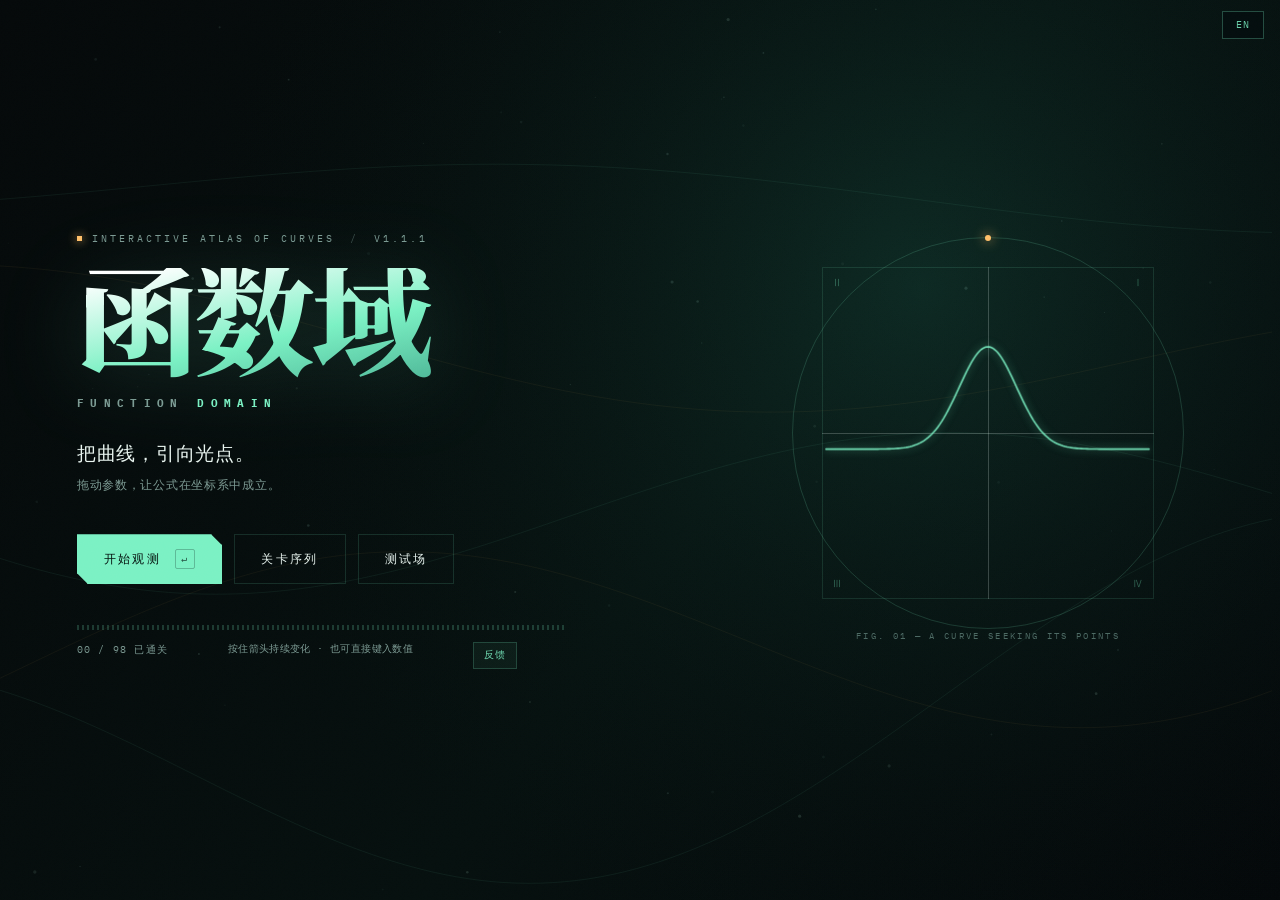
<file: 函数域-V1.1.1.html>
<!DOCTYPE html>
<html lang="zh-CN">
<head>
<meta charset="utf-8" />
<meta name="viewport" content="width=device-width, initial-scale=1, viewport-fit=cover" />
<title>函数域 · FUNCTION DOMAIN</title>
<meta name="theme-color" content="#05090a" />
<meta name="description" content="用公式把曲线引向光点的函数图像解谜游戏" />
<link rel="icon" href="data:image/svg+xml,%3Csvg xmlns='http://www.w3.org/2000/svg' viewBox='0 0 32 32'%3E%3Crect width='32' height='32' fill='%2305090a'/%3E%3Cpath d='M3 25 C 9 25 9 7 16 7 S 23 25 29 25' stroke='%237bf1c4' stroke-width='2' fill='none'/%3E%3C/svg%3E" />
<link rel="preconnect" href="https://fonts.googleapis.com" />
<link rel="preconnect" href="https://fonts.gstatic.com" crossorigin />
<link href="https://fonts.googleapis.com/css2?family=Fraunces:opsz,wght@9..144,400;9..144,700;9..144,900&family=IBM+Plex+Mono:wght@400;500;600&family=Noto+Serif+SC:wght@400;600;900&display=swap" rel="stylesheet" />
<style>
@charset "UTF-8";

/* ============================================================
   函数域 / FUNCTION DOMAIN
   Aesthetic: deep-field observatory instrument, mint phosphor
   ============================================================ */

:root {
  --void: #05090a;
  --void-2: #08120f;
  --panel: #0a1517;
  --panel-hi: #0d1d1e;
  --line: rgba(123, 241, 196, 0.14);
  --line-soft: rgba(123, 241, 196, 0.07);
  --mint: #7bf1c4;
  --mint-deep: #35c79a;
  --amber: #ffc06a;
  --rose: #ff7d8c;
  --ink: #e9f5f0;
  --dim: #7c9a93;
  --dim-2: #4c6963;
  --mono: "IBM Plex Mono", ui-monospace, Consolas, "Courier New", monospace;
  --serif: "Fraunces", "Noto Serif SC", "Songti SC", "SimSun", serif;
  --sans: "IBM Plex Mono", "PingFang SC", "Hiragino Sans GB", "Microsoft YaHei", system-ui, sans-serif;
  --ease: cubic-bezier(.22, .8, .28, 1);
}

* { box-sizing: border-box; }

html, body {
  margin: 0;
  height: 100%;
  overflow: hidden;
  background: var(--void);
}

body {
  color: var(--ink);
  font-family: var(--sans);
  font-size: 14px;
  line-height: 1.55;
  -webkit-font-smoothing: antialiased;
  text-rendering: optimizeLegibility;
}

button, input { font: inherit; color: inherit; }
h1, h2, h3, p, ul { margin: 0; }
ul { list-style: none; padding: 0; }
.mono { font-family: var(--mono); }
.dim { color: var(--dim); }

::selection { background: rgba(123, 241, 196, .28); color: #fff; }

/* ---------- 背景 ---------- */
#bg-canvas {
  position: fixed;
  inset: 0;
  z-index: 0;
  display: block;
  transition: opacity .6s var(--ease);
}

.grain {
  position: fixed;
  inset: 0;
  z-index: 90;
  pointer-events: none;
  opacity: .05;
  mix-blend-mode: overlay;
  background-image: url("data:image/svg+xml;utf8,<svg xmlns='http://www.w3.org/2000/svg' width='140' height='140'><filter id='n'><feTurbulence type='fractalNoise' baseFrequency='0.85' numOctaves='3' stitchTiles='stitch'/></filter><rect width='140' height='140' filter='url(%23n)' opacity='0.55'/></svg>");
}

/* ---------- 屏幕容器 ---------- */
.screen {
  position: fixed;
  inset: 0;
  z-index: 2;
  display: none;
  overflow: hidden;
}
.screen.is-active { display: flex; }

/* ============================================================
   开始界面
   ============================================================ */
.screen-start {
  align-items: center;
  justify-content: center;
  padding: clamp(24px, 6vh, 72px) clamp(22px, 6vw, 88px);
  overflow-y: auto;
}

.start-wrap {
  width: min(1180px, 100%);
  display: grid;
  grid-template-columns: minmax(0, 1.18fr) minmax(0, .82fr);
  gap: clamp(28px, 6vw, 90px);
  align-items: center;
}

.start-copy > * {
  opacity: 0;
  animation: rise .9s var(--ease) forwards;
}
.start-copy > *:nth-child(1) { animation-delay: .05s; }
.start-copy > *:nth-child(2) { animation-delay: .14s; }
.start-copy > *:nth-child(3) { animation-delay: .24s; }
.start-copy > *:nth-child(4) { animation-delay: .34s; }
.start-copy > *:nth-child(5) { animation-delay: .46s; }

@keyframes rise {
  from { opacity: 0; transform: translateY(18px); }
  to { opacity: 1; transform: none; }
}

.eyebrow {
  display: flex;
  align-items: center;
  gap: 10px;
  font-family: var(--mono);
  font-size: 10px;
  letter-spacing: .3em;
  text-transform: uppercase;
  color: var(--dim);
}
.eyebrow .sl { margin: 0 5px; opacity: .45; }
.note { font-size: 9.5px; letter-spacing: .04em; line-height: 1.5; }
.eyebrow .pip {
  width: 5px;
  height: 5px;
  background: var(--amber);
  box-shadow: 0 0 10px var(--amber);
  animation: blink 2.6s steps(1) infinite;
}
@keyframes blink { 0%, 70% { opacity: 1; } 71%, 100% { opacity: .15; } }

.brand { margin-top: clamp(14px, 2.4vh, 26px); }
.brand-cn {
  display: block;
  font-family: var(--serif);
  font-weight: 900;
  font-size: clamp(62px, 9.4vw, 132px);
  line-height: .92;
  letter-spacing: -.02em;
  background: linear-gradient(168deg, #ffffff 6%, var(--mint) 46%, #2f8f78 100%);
  -webkit-background-clip: text;
  background-clip: text;
  color: transparent;
  filter: drop-shadow(0 8px 42px rgba(123, 241, 196, .18));
}
.brand-en {
  display: block;
  margin-top: 16px;
  font-family: var(--mono);
  font-size: 11px;
  letter-spacing: .58em;
  color: var(--dim);
  text-transform: uppercase;
}
.brand-en em {
  font-style: normal;
  color: var(--mint);
}

.tagline {
  margin-top: clamp(18px, 3vh, 30px);
  font-size: clamp(15px, 1.5vw, 19px);
  color: var(--ink);
  letter-spacing: .04em;
}
.tagline small {
  display: block;
  margin-top: 8px;
  font-size: 12px;
  color: var(--dim);
  letter-spacing: .06em;
}

.start-actions {
  display: flex;
  flex-wrap: wrap;
  gap: 12px;
  margin-top: clamp(24px, 4.4vh, 42px);
}

/* ---------- 按钮 ---------- */
.btn {
  position: relative;
  display: inline-flex;
  align-items: center;
  gap: 14px;
  padding: 14px 26px;
  border: 1px solid var(--line);
  background: transparent;
  color: var(--ink);
  font-family: var(--mono);
  font-size: 11.5px;
  letter-spacing: .2em;
  text-transform: uppercase;
  cursor: pointer;
  overflow: hidden;
  transition: color .25s var(--ease), border-color .25s var(--ease),
              background .25s var(--ease), transform .2s var(--ease),
              box-shadow .3s var(--ease);
}
.btn::after {
  content: "";
  position: absolute;
  inset: 0;
  background: linear-gradient(100deg, transparent 20%, rgba(255, 255, 255, .35) 50%, transparent 80%);
  transform: translateX(-130%);
  transition: transform .65s var(--ease);
  pointer-events: none;
}
.btn:hover::after { transform: translateX(130%); }
.btn:active { transform: translateY(1px); }

.btn-primary {
  color: #04120e;
  background: var(--mint);
  border-color: var(--mint);
  clip-path: polygon(0 0, calc(100% - 11px) 0, 100% 11px, 100% 100%, 11px 100%, 0 calc(100% - 11px));
}
.btn-primary:hover {
  box-shadow: 0 0 34px rgba(123, 241, 196, .4);
  background: #8cf9cf;
}

.btn-ghost:hover {
  border-color: rgba(123, 241, 196, .55);
  background: rgba(123, 241, 196, .05);
}

.btn kbd {
  font-family: var(--mono);
  font-size: 10px;
  padding: 1px 5px;
  border: 1px solid rgba(4, 18, 14, .35);
  border-radius: 2px;
  opacity: .7;
}

.btn-line {
  width: 100%;
  justify-content: center;
  padding: 10px 12px;
  font-size: 10.5px;
  letter-spacing: .14em;
  border-color: var(--line-soft);
  color: var(--dim);
}
.btn-line:hover { color: var(--ink); border-color: var(--line); background: rgba(123, 241, 196, .05); }
.btn-warn:hover { color: var(--rose); border-color: rgba(255, 125, 140, .5); background: rgba(255, 125, 140, .06); }

.btn-tiny {
  padding: 8px 14px;
  font-size: 10px;
  letter-spacing: .12em;
  border-color: var(--line-soft);
  color: var(--dim);
  text-transform: none;
}
.btn-tiny:hover { color: var(--ink); border-color: var(--line); }

/* ---------- 开始界面进度 ---------- */
.start-foot { margin-top: clamp(26px, 4.6vh, 46px); max-width: 440px; }

.track {
  display: grid;
  grid-auto-flow: column;
  grid-auto-columns: minmax(2px, 1fr);
  gap: 3px;
  height: 5px;
}
.track i {
  display: block;
  height: 100%;
  background: rgba(123, 241, 196, .2);
  transition: background .4s var(--ease), box-shadow .4s var(--ease);
}
.track i.on {
  background: var(--mint);
  box-shadow: 0 0 12px rgba(123, 241, 196, .55);
}

.foot-row {
  display: flex;
  flex-wrap: wrap;
  justify-content: space-between;
  gap: 8px 18px;
  margin-top: 12px;
  font-size: 10px;
  letter-spacing: .12em;
  color: var(--dim);
}

/* ---------- 开始界面装饰 ---------- */
.start-deco {
  position: relative;
  display: flex;
  flex-direction: column;
  align-items: center;
  gap: 20px;
}
.axes {
  position: relative;
  width: clamp(230px, 26vw, 360px);
  aspect-ratio: 1;
  margin: 10px;
}
.axes::before {
  content: "";
  position: absolute;
  inset: 0;
  border: 1px solid rgba(123, 241, 196, .12);
}
.ax {
  position: absolute;
  background: rgba(233, 245, 240, .22);
}
.ax-h { left: 0; right: 0; top: 50%; height: 1px; }
.ax-v { top: 0; bottom: 0; left: 50%; width: 1px; }

.q {
  position: absolute;
  font-family: var(--mono);
  font-size: 10px;
  color: rgba(123, 241, 196, .35);
  letter-spacing: .1em;
}
.q1 { top: 8px; right: 10px; }
.q2 { top: 8px; left: 10px; }
.q3 { bottom: 8px; left: 10px; }
.q4 { bottom: 8px; right: 10px; }

.axes .curve {
  position: absolute;
  inset: 0;
  width: 100%;
  height: 100%;
  overflow: visible;
}
.curve-path {
  fill: none;
  stroke: var(--mint);
  stroke-width: 1.6;
  stroke-linecap: round;
  stroke-dasharray: 1400;
  stroke-dashoffset: 1400;
  animation: draw 2.4s var(--ease) .3s forwards, glow 5s ease-in-out 2.8s infinite;
  filter: drop-shadow(0 0 7px rgba(123, 241, 196, .6));
}
@keyframes draw { to { stroke-dashoffset: 0; } }
@keyframes glow { 0%, 100% { opacity: .85; } 50% { opacity: 1; } }

.orbit {
  position: absolute;
  inset: -9%;
  border: 1px solid rgba(123, 241, 196, .17);
  border-radius: 50%;
  animation: spin 26s linear infinite;
}
.orbit i {
  position: absolute;
  top: -3px;
  left: 50%;
  width: 6px;
  height: 6px;
  margin-left: -3px;
  border-radius: 50%;
  background: var(--amber);
  box-shadow: 0 0 12px var(--amber);
}
@keyframes spin { to { transform: rotate(360deg); } }

.deco-cap {
  font-size: 9px;
  letter-spacing: .26em;
  color: var(--dim-2);
}

/* ============================================================
   关卡选择
   ============================================================ */
.screen-levels {
  flex-direction: column;
  align-items: center;
  overflow-y: auto;
  padding: clamp(22px, 5vh, 56px) clamp(20px, 5vw, 64px);
}
.levels-wrap { width: min(1180px, 100%); }

.levels-head {
  display: flex;
  align-items: flex-end;
  justify-content: space-between;
  gap: 20px;
  flex-wrap: wrap;
  padding-bottom: 18px;
  border-bottom: 1px solid var(--line-soft);
  margin-bottom: 24px;
}
.levels-title h2 {
  margin-top: 6px;
  font-family: var(--serif);
  font-size: clamp(26px, 3.4vw, 40px);
  font-weight: 700;
  letter-spacing: .02em;
}
.levels-head > p { font-size: 10px; letter-spacing: .18em; }

/* ---------- 关卡分页（基础 / 挑战） ---------- */
.levels-pager {
  display: flex;
  gap: 6px;
  margin: 16px 0 12px;
}
.pager-tab {
  flex: 1 1 0;
  padding: 10px 12px;
  border: 1px solid var(--line-soft);
  background: rgba(255, 255, 255, .02);
  color: var(--dim-2);
  font-family: var(--mono);
  font-size: 10px;
  letter-spacing: .14em;
  cursor: pointer;
  transition: .2s var(--ease);
}
.pager-tab:hover { border-color: rgba(123, 241, 196, .4); color: var(--dim); }
.pager-tab.is-active {
  color: #04140f;
  background: var(--mint);
  border-color: var(--mint);
  box-shadow: 0 0 16px rgba(123, 241, 196, .28);
}
.level-card.is-challenge { border-color: rgba(255, 192, 106, .2); }
.level-card.is-challenge .lc-index { color: var(--amber); }

.levels-grid {
  display: grid;
  grid-template-columns: repeat(auto-fill, minmax(172px, 1fr));
  grid-auto-rows: auto;
  gap: 12px;
  padding-bottom: 8px;
}

.level-card {
  position: relative;
  display: flex;
  flex-direction: column;
  gap: 6px;
  min-width: 0;
  padding: 15px 16px 13px;
  text-align: left;
  border: 1px solid var(--line-soft);
  background: linear-gradient(158deg, rgba(123, 241, 196, .045), rgba(8, 18, 18, .2) 62%);
  color: var(--ink);
  cursor: pointer;
  transition: border-color .25s var(--ease), transform .25s var(--ease),
              background .3s var(--ease), box-shadow .3s var(--ease);
  opacity: 0;
  animation: rise .6s var(--ease) forwards;
}
.level-card:hover {
  border-color: rgba(123, 241, 196, .45);
  transform: translateY(-3px);
  box-shadow: 0 18px 34px -22px rgba(0, 0, 0, .9);
  background: linear-gradient(158deg, rgba(123, 241, 196, .1), rgba(8, 18, 18, .2) 62%);
}
.lc-index {
  font-family: var(--serif);
  font-size: 40px;
  line-height: 1;
  font-weight: 700;
  color: rgba(123, 241, 196, .82);
}
.lc-name { font-size: 12.5px; letter-spacing: .04em; }
.lc-kinds { display: flex; flex-wrap: wrap; gap: 4px; margin-top: 2px; }
.lc-kind {
  font-family: var(--mono);
  font-style: normal;
  font-size: 8.5px;
  letter-spacing: .12em;
  padding: 1px 5px;
  border: 1px solid var(--line-soft);
  color: var(--dim-2);
}
.lc-kind.is-warn {
  color: rgba(255, 150, 164, .85);
  border-color: rgba(255, 118, 136, .32);
}
.lc-state {
  margin-top: auto;
  padding-top: 8px;
  font-family: var(--mono);
  font-size: 9px;
  letter-spacing: .18em;
  color: var(--dim);
  text-transform: uppercase;
}
.level-card.is-locked { opacity: .42; cursor: not-allowed; }
.level-card.is-locked:hover { transform: none; border-color: var(--line-soft); box-shadow: none; }
.level-card.is-cleared { border-color: rgba(123, 241, 196, .28); }
.level-card.is-cleared .lc-state { color: var(--mint); }
.level-card.is-cleared::after {
  content: "✓";
  position: absolute;
  top: 12px;
  right: 14px;
  font-family: var(--mono);
  font-size: 12px;
  color: var(--mint);
  text-shadow: 0 0 12px rgba(123, 241, 196, .8);
}

.levels-note {
  margin-top: 26px;
  font-size: 11px;
  color: var(--dim-2);
  letter-spacing: .06em;
}

/* ============================================================
   游戏界面
   ============================================================ */
.screen-game { flex-direction: column; }

.stage {
  flex: 1 1 auto;
  min-height: 0;
  display: flex;
  flex-direction: column;
  padding: 0 clamp(12px, 2vw, 22px);
}

.stage-head {
  flex: 0 0 auto;
  display: flex;
  align-items: center;
  gap: 18px;
  /* 右侧给固定的语言按钮留出空间 */
  padding: 12px 62px 10px 4px;
}

.lv-id {
  display: flex;
  align-items: baseline;
  gap: 6px;
  padding-right: 16px;
  border-right: 1px solid var(--line-soft);
}
.lv-id .mono { font-size: 9px; letter-spacing: .22em; }
.lv-id b {
  font-family: var(--serif);
  font-size: 30px;
  font-weight: 700;
  line-height: 1;
  color: var(--mint);
}

.lv-meta { flex: 1 1 auto; min-width: 0; }
.lv-meta h2 {
  font-family: var(--serif);
  font-size: 17px;
  font-weight: 600;
  letter-spacing: .04em;
  white-space: nowrap;
  overflow: hidden;
  text-overflow: ellipsis;
}
.lv-meta p {
  margin-top: 2px;
  font-size: 11px;
  color: var(--dim);
  letter-spacing: .03em;
  white-space: nowrap;
  overflow: hidden;
  text-overflow: ellipsis;
}

.stage-stats {
  display: flex;
  align-items: center;
  gap: 10px;
}
.stat {
  display: flex;
  flex-direction: column;
  align-items: flex-end;
  gap: 1px;
  padding-left: 14px;
  border-left: 1px solid var(--line-soft);
}
.stat span {
  font-family: var(--mono);
  font-size: 8.5px;
  letter-spacing: .2em;
  color: var(--dim-2);
}
.stat b {
  font-family: var(--mono);
  font-size: 12px;
  font-weight: 500;
  color: var(--mint);
  letter-spacing: .08em;
}

.chip {
  padding: 7px 12px;
  border: 1px solid var(--line-soft);
  background: transparent;
  color: var(--dim);
  font-size: 10px;
  letter-spacing: .14em;
  cursor: pointer;
  transition: .2s var(--ease);
}
.chip:hover { color: var(--ink); border-color: var(--line); background: rgba(123, 241, 196, .06); }
.chip.is-on { color: var(--amber); border-color: rgba(255, 192, 106, .4); }

/* ---------- 坐标系视窗 ---------- */
.plot-wrap {
  position: relative;
  flex: 1 1 auto;
  min-height: 0;
  border: 1px solid rgba(123, 241, 196, .13);
  background:
    radial-gradient(120% 100% at 50% 42%, rgba(24, 74, 63, .34), rgba(4, 10, 11, .9) 72%);
  overflow: hidden;
}
.plot-wrap::before,
.plot-wrap::after {
  content: "";
  position: absolute;
  width: 12px;
  height: 12px;
  border: 1px solid rgba(123, 241, 196, .5);
  pointer-events: none;
}
.plot-wrap::before { top: -1px; left: -1px; border-right: 0; border-bottom: 0; }
.plot-wrap::after { bottom: -1px; right: -1px; border-left: 0; border-top: 0; }

#plot-canvas { display: block; width: 100%; height: 100%; }

.plot-cap {
  position: absolute;
  font-size: 9px;
  letter-spacing: .22em;
  color: rgba(123, 241, 196, .4);
  pointer-events: none;
}
.plot-cap.tl { top: 8px; left: 11px; }
.plot-cap.br { bottom: 8px; right: 11px; }

/* 视窗两侧仪表盘 */
.plot-hud {
  position: absolute;
  top: 50%;
  transform: translateY(-50%);
  width: 186px;
  pointer-events: none;
}
.hud-left { left: var(--hud-x, 26px); }
.hud-right { right: var(--hud-x, 26px); }

.hud-title {
  font-size: 8px;
  letter-spacing: .32em;
  color: rgba(123, 241, 196, .42);
  padding-bottom: 7px;
  border-bottom: 1px solid rgba(123, 241, 196, .12);
}
.hud-foot {
  margin-top: 12px;
  font-size: 8px;
  letter-spacing: .2em;
  color: rgba(123, 241, 196, .28);
}

.hud-zone {
  margin-top: 11px;
  font-size: 8px;
  letter-spacing: .18em;
  color: rgba(255, 150, 164, .72);
  transition: color .25s var(--ease);
}
.hud-zone.is-hot { color: var(--rose); }
.hud-zone:empty { display: none; }

.hud-targets {
  margin-top: 9px;
  display: flex;
  flex-direction: column;
  gap: 7px;
}
.hud-targets li {
  display: grid;
  grid-template-columns: 13px 1fr 12px;
  align-items: center;
  gap: 6px;
  font-family: var(--mono);
  font-size: 10px;
  letter-spacing: .05em;
  color: var(--dim-2);
  transition: color .3s var(--ease);
}
.hud-targets .ht-id { color: rgba(255, 192, 106, .62); }
.hud-targets .ht-coord { color: rgba(228, 248, 242, .82); letter-spacing: .04em; }
.hud-targets .ht-state { text-align: right; opacity: .6; }
.hud-targets li.is-hit { color: var(--amber); }
.hud-targets li.is-hit .ht-id,
.hud-targets li.is-hit .ht-state { color: var(--amber); opacity: 1; }

.hud-forms {
  margin-top: 9px;
  display: flex;
  flex-direction: column;
  gap: 2px;
}
.hud-forms li {
  display: flex;
  align-items: center;
  gap: 8px;
  padding: 4px 0;
  font-size: 10px;
  letter-spacing: .05em;
  color: var(--dim-2);
}
.hud-forms i {
  flex: 0 0 auto;
  width: 16px;
  height: 2px;
  display: block;
}

.scan {
  position: absolute;
  inset: 0;
  pointer-events: none;
  opacity: 0;
  background: linear-gradient(180deg, transparent, rgba(123, 241, 196, .16), transparent);
  transform: translateY(-100%);
}
.scan.is-run { animation: scanDown 1.1s var(--ease) 1; }
@keyframes scanDown {
  0% { opacity: 0; transform: translateY(-100%); }
  12% { opacity: 1; }
  100% { opacity: 0; transform: translateY(100%); }
}

.hint-pop {
  position: absolute;
  left: 50%;
  bottom: 18px;
  transform: translate(-50%, 10px);
  max-width: min(560px, 88%);
  padding: 10px 16px;
  border: 1px solid rgba(255, 192, 106, .3);
  background: rgba(12, 22, 22, .95);
  color: var(--amber);
  font-size: 11.5px;
  line-height: 1.6;
  letter-spacing: .04em;
  opacity: 0;
  pointer-events: none;
  transition: .3s var(--ease);
  z-index: 4;
}
.hint-pop.is-on { opacity: 1; transform: translate(-50%, 0); }

/* ---------- 控制台 ---------- */
.console {
  flex: 0 0 auto;
  height: clamp(244px, 34vh, 352px);
  display: grid;
  grid-template-columns: minmax(0, 1.16fr) minmax(0, .86fr) minmax(0, .8fr);
  gap: 10px;
  padding: 10px clamp(12px, 2vw, 22px) 14px;
}

/* ---------- 移动端分区标签页 ---------- */
.panel-tabs {
  display: none;
  grid-column: 1 / -1;
  grid-template-columns: repeat(3, 1fr);
  gap: 5px;
}
.panel-tab {
  padding: 8px 6px;
  border: 1px solid var(--line-soft);
  background: rgba(255, 255, 255, .02);
  color: var(--dim-2);
  font-family: var(--mono);
  font-size: 10px;
  letter-spacing: .12em;
  cursor: pointer;
  transition: .2s var(--ease);
}
.panel-tab:active { transform: translateY(1px) scale(.99); }
.panel-tab.is-active {
  color: #04140f;
  background: var(--mint);
  border-color: var(--mint);
  box-shadow: 0 0 16px rgba(123, 241, 196, .3);
}

.panel {
  position: relative;
  display: flex;
  flex-direction: column;
  min-height: 0;
  height: 100%;
  border: 1px solid var(--line-soft);
  background: linear-gradient(172deg, rgba(16, 33, 34, .92), rgba(6, 14, 15, .96));
}
.panel::before,
.panel::after {
  content: "";
  position: absolute;
  width: 8px;
  height: 8px;
  border: 1px solid rgba(123, 241, 196, .34);
  pointer-events: none;
}
.panel::before { top: -1px; left: -1px; border-right: 0; border-bottom: 0; }
.panel::after { bottom: -1px; right: -1px; border-left: 0; border-top: 0; }

.panel-head {
  flex: 0 0 auto;
  display: flex;
  align-items: center;
  justify-content: space-between;
  gap: 10px;
  padding: 9px 12px 8px;
  border-bottom: 1px solid var(--line-soft);
}
.panel-head h3 {
  font-size: 10.5px;
  font-weight: 500;
  letter-spacing: .22em;
  color: var(--dim);
  text-transform: uppercase;
}
.head-tools { display: flex; align-items: center; gap: 8px; }

.tag {
  font-size: 8.5px;
  letter-spacing: .14em;
  color: var(--dim-2);
  padding: 2px 6px;
  border: 1px solid var(--line-soft);
}

.mini-btn {
  padding: 4px 9px;
  border: 1px solid var(--line-soft);
  background: transparent;
  color: var(--dim);
  font-size: 9px;
  letter-spacing: .1em;
  cursor: pointer;
  transition: .2s var(--ease);
}
.mini-btn:hover { color: var(--rose); border-color: rgba(255, 125, 140, .45); background: rgba(255, 125, 140, .07); }

.form-list {
  flex: 1 1 auto;
  min-height: 0;
  overflow-y: auto;
  padding: 10px;
  display: grid;
  grid-template-columns: repeat(auto-fit, minmax(300px, 1fr));
  align-content: start;
  align-items: start;
  gap: 9px;
  scrollbar-width: thin;
  scrollbar-color: rgba(123, 241, 196, .2) transparent;
}
.form-list::-webkit-scrollbar { width: 5px; }
.form-list::-webkit-scrollbar-thumb { background: rgba(123, 241, 196, .2); }

.form-tip {
  flex: 0 0 auto;
  padding: 7px 12px 9px;
  border-top: 1px solid var(--line-soft);
  font-size: 9.5px;
  line-height: 1.5;
  color: var(--dim-2);
  letter-spacing: .02em;
}

/* ---------- 公式卡片 ---------- */
.form-card {
  position: relative;
  max-width: 540px;
  padding: 9px 11px 10px;
  border: 1px solid var(--line-soft);
  border-left: 2px solid var(--accent, var(--mint));
  background: linear-gradient(150deg, rgba(255, 255, 255, .028), rgba(255, 255, 255, .004));
  animation: cardIn .35s var(--ease);
}
@keyframes cardIn {
  from { opacity: 0; transform: translateY(-6px); }
  to { opacity: 1; transform: none; }
}

.fc-head {
  display: flex;
  align-items: baseline;
  gap: 8px;
}
.fc-kind {
  font-size: 8px;
  letter-spacing: .16em;
  color: var(--accent, var(--mint));
  opacity: .8;
}
.fc-name {
  flex: 1 1 auto;
  font-size: 11px;
  color: var(--dim);
  letter-spacing: .06em;
}
.fc-del {
  width: 18px;
  height: 18px;
  display: grid;
  place-items: center;
  border: 0;
  background: transparent;
  color: var(--dim-2);
  font-size: 11px;
  cursor: pointer;
  transition: .2s var(--ease);
}
.fc-del:hover { color: var(--rose); }

.fc-expr {
  margin: 3px 0 2px;
  font-size: 13.5px;
  color: var(--accent, var(--mint));
  letter-spacing: .02em;
  text-shadow: 0 0 18px rgba(123, 241, 196, .18);
  white-space: nowrap;
  overflow: hidden;
  text-overflow: ellipsis;
}

.fc-params { display: flex; flex-direction: column; gap: 6px; }

/* ---------- 参数控件 ---------- */
.param {
  display: grid;
  grid-template-columns: minmax(0, 1fr) 30px 30px;
  grid-template-areas:
    "label up down"
    "label stop stop";
  gap: 4px;
  padding-top: 5px;
  border-top: 1px dashed rgba(123, 241, 196, .08);
}
.param:first-child { border-top: 0; padding-top: 2px; }

.param-label {
  grid-area: label;
  display: flex;
  flex-direction: column;
  gap: 3px;
  min-width: 0;
}
.pname {
  font-family: var(--mono);
  font-size: 8.5px;
  letter-spacing: .2em;
  color: var(--dim);
  text-transform: uppercase;
}

input.num {
  width: 100%;
  height: 27px;
  padding: 0 8px;
  border: 1px solid rgba(123, 241, 196, .16);
  background: rgba(0, 0, 0, .42);
  color: var(--accent, var(--mint));
  font-family: var(--mono);
  font-size: 13px;
  letter-spacing: .04em;
  text-align: right;
  transition: border-color .2s var(--ease), box-shadow .2s var(--ease), background .2s var(--ease);
  appearance: none;
}
input.num:hover { border-color: rgba(123, 241, 196, .3); }
input.num:focus {
  outline: none;
  border-color: var(--accent, var(--mint));
  background: rgba(0, 0, 0, .6);
  box-shadow: 0 0 0 2px rgba(123, 241, 196, .1), inset 0 0 16px rgba(123, 241, 196, .07);
}

.step {
  display: flex;
  flex-direction: column;
  align-items: center;
  justify-content: center;
  gap: 0;
  height: 27px;
  padding: 0;
  border: 1px solid rgba(123, 241, 196, .16);
  background: rgba(255, 255, 255, .022);
  color: var(--dim);
  cursor: pointer;
  transition: color .18s var(--ease), background .18s var(--ease),
              border-color .18s var(--ease), box-shadow .25s var(--ease);
}
.step.up { grid-area: up; }
.step.down { grid-area: down; }
.step i { font-style: normal; font-size: 10px; line-height: 1; }
.step:hover { color: var(--ink); border-color: rgba(123, 241, 196, .38); background: rgba(123, 241, 196, .08); }
.step:active { transform: translateY(1px); }

.step[data-active="true"] {
  /* 只有一种速度，激活态统一用薄荷色 */
  color: #04140f;
  background: var(--mint);
  border-color: var(--mint);
  box-shadow: 0 0 15px rgba(123, 241, 196, .45);
  animation: stepPulse 1.6s ease-in-out infinite;
}
@keyframes stepPulse {
  0%, 100% { filter: brightness(1); }
  50% { filter: brightness(1.16); }
}

.stop {
  grid-area: stop;
  height: 18px;
  padding: 0;
  border: 1px solid rgba(255, 125, 140, .26);
  background: transparent;
  color: rgba(255, 125, 140, .85);
  font-size: 9px;
  letter-spacing: .14em;
  cursor: pointer;
  transition: .18s var(--ease);
}
.stop:hover:not(:disabled) { background: rgba(255, 125, 140, .14); color: #fff; }
.stop:disabled { opacity: .22; cursor: default; }

/* ---------- 公式选择区 ---------- */
.palette-scroll {
  flex: 1 1 auto;
  min-height: 0;
  overflow-y: auto;
  padding: 7px 10px 6px;
  display: flex;
  flex-direction: column;
  gap: 7px;
  scrollbar-width: thin;
  scrollbar-color: rgba(123, 241, 196, .2) transparent;
}
.palette-scroll::-webkit-scrollbar { width: 5px; }
.palette-scroll::-webkit-scrollbar-thumb { background: rgba(123, 241, 196, .2); }

.palette-group { display: flex; flex-direction: column; gap: 4px; }
.palette-label {
  font-family: var(--mono);
  font-size: 8px;
  letter-spacing: .22em;
  color: var(--dim-2);
  padding: 0 2px 3px;
  border-bottom: 1px solid rgba(123, 241, 196, .09);
}

.palette-ops { display: flex; flex-wrap: wrap; gap: 4px; padding: 2px 0 1px; }
.op-chip {
  display: inline-flex;
  align-items: center;
  justify-content: center;
  min-width: 27px;
  height: 21px;
  padding: 0 7px;
  border: 1px solid rgba(123, 241, 196, .2);
  border-radius: 4px;
  background: rgba(123, 241, 196, .06);
  font-family: var(--mono);
  font-size: 11px;
  line-height: 1;
  color: rgba(123, 241, 196, .85);
  cursor: help;
}

.palette-list {
  display: grid;
  grid-template-columns: repeat(auto-fill, minmax(190px, 1fr));
  gap: 5px;
  align-content: start;
}

.palette-item {
  position: relative;
  display: grid;
  gap: 2px;
  width: 100%;
  padding: 7px 10px 8px;
  text-align: left;
  border: 1px dashed rgba(123, 241, 196, .18);
  background: rgba(123, 241, 196, .022);
  color: var(--ink);
  cursor: pointer;
  transition: .22s var(--ease);
}
.palette-item:hover {
  border-style: solid;
  border-color: rgba(123, 241, 196, .45);
  background: rgba(123, 241, 196, .075);
  transform: translateX(2px);
}
.pi-top {
  display: flex;
  align-items: baseline;
  justify-content: space-between;
  gap: 8px;
}
.pi-name { font-size: 12px; letter-spacing: .05em; }
.pi-short { font-family: var(--mono); font-size: 8px; letter-spacing: .16em; color: var(--dim-2); }
.pi-expr { font-family: var(--mono); font-size: 11.5px; color: rgba(123, 241, 196, .92); }
.pi-add {
  font-family: var(--mono);
  font-size: 9px;
  letter-spacing: .14em;
  color: var(--dim-2);
  margin-top: 2px;
}
.palette-item:hover .pi-add { color: var(--mint); }


.palette-item.is-locked {
  opacity: .5;
  padding: 7px 10px;
  align-content: center;
  background: transparent;
  border-color: rgba(255, 192, 106, .22);
  cursor: not-allowed;
}
.palette-item.is-locked .pi-name { color: var(--dim); font-size: 11px; }
.pi-lock {
  font-family: var(--mono);
  font-size: 7.5px;
  letter-spacing: .1em;
  color: rgba(255, 192, 106, .8);
  border: 1px solid rgba(255, 192, 106, .25);
  border-radius: 3px;
  padding: 1px 4px;
}

.pi-plus { margin-left: 5px; color: var(--mint); font-size: 10px; }

.palette-item .pi-expr { padding-right: 16px; }
.pi-info {
  position: absolute;
  right: 6px;
  bottom: 6px;
  width: 15px;
  height: 15px;
  display: grid;
  place-items: center;
  border: 1px solid rgba(123, 241, 196, .22);
  border-radius: 50%;
  background: rgba(6, 16, 16, .82);
  font-family: var(--mono);
  font-size: 9px;
  line-height: 1;
  color: rgba(123, 241, 196, .68);
  cursor: pointer;
  transition: .2s var(--ease);
}
.pi-info:hover {
  border-color: rgba(123, 241, 196, .7);
  background: rgba(123, 241, 196, .12);
  color: var(--mint);
}

.palette-item.is-full { opacity: .72; }
.palette-item.is-full:hover {
  transform: none;
  border-color: rgba(123, 241, 196, .3);
  background: rgba(123, 241, 196, .04);
}
.palette-item.is-full:hover .pi-add { color: var(--dim-2); }

.palette-item.is-new { animation: unlockPulse 1.4s var(--ease) 3; }
@keyframes unlockPulse {
  0%, 100% {
    border-color: rgba(123, 241, 196, .18);
    box-shadow: 0 0 0 0 rgba(123, 241, 196, 0);
  }
  38% {
    border-color: rgba(123, 241, 196, .8);
    box-shadow: 0 0 22px rgba(123, 241, 196, .32);
  }
}

/* ---------- 设置区 ---------- */
.settings-body {
  flex: 1 1 auto;
  min-height: 0;
  overflow-y: auto;
  padding: 10px 12px 12px;
  display: flex;
  flex-direction: column;
  gap: 12px;
  scrollbar-width: thin;
  scrollbar-color: rgba(123, 241, 196, .2) transparent;
}
.settings-body::-webkit-scrollbar { width: 5px; }
.settings-body::-webkit-scrollbar-thumb { background: rgba(123, 241, 196, .2); }

.target-list { display: flex; flex-direction: column; gap: 3px; }
.target-list li {
  display: flex;
  align-items: baseline;
  justify-content: space-between;
  gap: 8px;
  padding: 3px 7px;
  border-left: 2px solid var(--line-soft);
  font-family: var(--mono);
  font-size: 10px;
  color: var(--dim-2);
  letter-spacing: .04em;
  transition: .25s var(--ease);
}
.target-list li .tl-id { color: var(--dim); letter-spacing: .16em; }
.target-list li.is-hit {
  border-color: var(--amber);
  color: var(--amber);
  background: rgba(255, 192, 106, .05);
}
.target-list li.is-hit .tl-id { color: var(--amber); }

.zone-block {
  border: 1px solid rgba(255, 118, 136, .18);
  background: rgba(255, 118, 136, .035);
}
.zone-block[hidden] { display: none; }
.zone-title {
  display: flex;
  align-items: center;
  justify-content: space-between;
  gap: 8px;
  padding: 5px 8px;
  font-family: var(--mono);
  font-size: 8px;
  letter-spacing: .16em;
  color: rgba(255, 150, 164, .85);
  cursor: pointer;
  list-style: none;
}
.zone-title::-webkit-details-marker { display: none; }
.zone-title::after { content: '+'; opacity: .7; }
.zone-block[open] .zone-title::after { content: '\2212'; }
.zone-block.is-hot { border-color: rgba(255, 118, 136, .45); }
.zone-list { display: flex; flex-direction: column; gap: 3px; padding: 0 8px 7px; }
.zone-list li {
  display: flex;
  gap: 6px;
  font-family: var(--mono);
  font-size: 9px;
  line-height: 1.5;
  letter-spacing: .02em;
  color: var(--dim);
  transition: color .25s var(--ease);
}
.zone-list li.is-hot { color: var(--rose); }
.zone-list .zl-mark { color: rgba(255, 150, 164, .75); }
.zone-list li.is-hot .zl-mark { color: var(--rose); }

/* ---------- 反馈弹窗（主页与游戏内共用） ---------- */
.fb-overlay {
  position: fixed;
  inset: 0;
  z-index: 94;
  display: grid;
  place-items: center;
  padding: 20px;
  background: rgba(2, 6, 7, .82);
  backdrop-filter: blur(6px);
}
.fb-overlay[hidden] { display: none; }

.fb-card {
  position: relative;
  display: flex;
  flex-direction: column;
  gap: 7px;
  width: min(460px, 100%);
  padding: 22px 24px 20px;
  border: 1px solid rgba(123, 241, 196, .24);
  background: rgba(7, 15, 16, .97);
  box-shadow: 0 24px 60px rgba(0, 0, 0, .6);
  animation: rise .26s var(--ease) both;
}
.fb-close {
  position: absolute;
  top: 12px;
  right: 12px;
  width: 26px;
  height: 26px;
  display: grid;
  place-items: center;
  border: 1px solid rgba(123, 241, 196, .22);
  background: transparent;
  color: var(--dim);
  font-size: 11px;
  line-height: 1;
  cursor: pointer;
  transition: .2s var(--ease);
}
.fb-close:hover {
  color: var(--mint);
  border-color: rgba(123, 241, 196, .6);
  background: rgba(123, 241, 196, .08);
}
.fb-eyebrow {
  margin: 0;
  font-family: var(--mono);
  font-size: 8.5px;
  letter-spacing: .22em;
  color: rgba(123, 241, 196, .7);
}
.fb-modal-title {
  margin: 0 0 4px;
  font-size: 19px;
  font-weight: 600;
  color: var(--ink);
}

/* 主页脚注里的反馈入口：做成小号 chip，方便点中 */
.link-btn {
  display: inline-flex;
  align-items: center;
  justify-content: center;
  min-height: 26px;
  padding: 5px 10px;
  border: 1px solid rgba(123, 241, 196, .2);
  background: rgba(123, 241, 196, .05);
  color: rgba(123, 241, 196, .88);
  font-family: var(--mono);
  font-size: 9.5px;
  letter-spacing: .1em;
  cursor: pointer;
  transition: .2s var(--ease);
}
.link-btn:hover {
  color: var(--mint);
  border-color: rgba(123, 241, 196, .55);
  background: rgba(123, 241, 196, .1);
}

.fb-text {
  width: 100%;
  min-height: 96px;
  max-height: 180px;
  resize: vertical;
  padding: 8px 10px;
  border: 1px solid rgba(123, 241, 196, .18);
  background: rgba(3, 10, 11, .55);
  color: var(--ink);
  font-family: var(--mono);
  font-size: 11.5px;
  line-height: 1.7;
}
.fb-text:focus {
  outline: none;
  border-color: rgba(123, 241, 196, .55);
  box-shadow: 0 0 12px rgba(123, 241, 196, .12);
}
.fb-text::placeholder { color: var(--dim-2); }
.fb-foot {
  display: flex;
  align-items: center;
  justify-content: space-between;
  gap: 8px;
}
.fb-count {
  font-size: 8.5px;
  letter-spacing: .08em;
  color: var(--dim-2);
}
.fb-count[data-max="true"] { color: var(--amber); }
.fb-hint {
  margin: 0;
  font-size: 9px;
  line-height: 1.5;
  color: var(--dim-2);
}

/* ---------- GitHub 引导 ---------- */
.github-block {
  border: 1px solid rgba(123, 241, 196, .14);
  background: rgba(123, 241, 196, .022);
}
.github-title {
  display: flex;
  align-items: center;
  justify-content: space-between;
  gap: 8px;
  padding: 5px 8px;
  font-family: var(--mono);
  font-size: 8px;
  letter-spacing: .16em;
  color: rgba(123, 241, 196, .7);
  cursor: pointer;
  list-style: none;
}
.github-title::-webkit-details-marker { display: none; }
.github-title::after { content: '+'; opacity: .7; }
.github-block[open] .github-title::after { content: '\2212'; }

.github-body {
  display: flex;
  flex-direction: column;
  gap: 4px;
  padding: 0 8px 8px;
}
.gh-row { display: flex; align-items: baseline; gap: 8px; }
.gh-label {
  flex: 0 0 36px;
  font-family: var(--mono);
  font-size: 8px;
  letter-spacing: .12em;
  color: var(--dim-2);
}
.gh-link {
  font-family: var(--mono);
  font-size: 10px;
  letter-spacing: .03em;
  color: rgba(123, 241, 196, .92);
  text-decoration: none;
  border-bottom: 1px dashed rgba(123, 241, 196, .3);
}
.gh-link:hover {
  color: var(--mint);
  border-bottom-color: var(--mint);
}
.gh-value {
  font-size: 10px;
  letter-spacing: .06em;
  color: rgba(123, 241, 196, .92);
}
.gh-hint {
  margin-top: 1px;
  font-size: 9px;
  line-height: 1.55;
  color: var(--dim-2);
}
.gh-actions { display: flex; gap: 6px; margin-top: 3px; }

.switches {
  display: grid;
  grid-template-columns: 1fr 1fr;
  gap: 6px 10px;
}

/* ---------- 关卡讲解 ---------- */
.brief-block {
  border: 1px solid rgba(123, 241, 196, .16);
  background: rgba(123, 241, 196, .028);
}
.brief-block[hidden] { display: none; }
.brief-title {
  display: flex;
  align-items: center;
  justify-content: space-between;
  gap: 8px;
  padding: 5px 8px;
  font-family: var(--mono);
  font-size: 8px;
  letter-spacing: .16em;
  color: rgba(123, 241, 196, .82);
  cursor: pointer;
  list-style: none;
}
.brief-title::-webkit-details-marker { display: none; }
.brief-title::after { content: '+'; opacity: .7; }
.brief-block[open] .brief-title::after { content: '\2212'; }

.brief-body {
  display: flex;
  flex-direction: column;
  gap: 6px;
  padding: 0 8px 8px;
}
.brief-plan {
  margin: 0;
  font-size: 10px;
  line-height: 1.65;
  color: var(--ink);
}
.brief-steps {
  display: flex;
  flex-direction: column;
  gap: 5px;
  margin: 0;
  padding: 0;
  list-style: none;
}
.brief-steps li {
  display: flex;
  gap: 7px;
  font-size: 9.5px;
  line-height: 1.6;
  color: var(--dim);
}
.brief-steps b {
  flex: 0 0 14px;
  height: 14px;
  margin-top: 1px;
  display: grid;
  place-items: center;
  border: 1px solid rgba(123, 241, 196, .3);
  font-family: var(--mono);
  font-size: 8px;
  font-weight: 500;
  color: var(--mint);
}
.brief-pitfalls {
  display: flex;
  flex-direction: column;
  gap: 4px;
  margin: 2px 0 0;
  padding: 7px 0 0;
  border-top: 1px dashed rgba(255, 125, 140, .18);
  list-style: none;
}
.brief-pitfalls li {
  display: flex;
  gap: 6px;
  font-size: 9px;
  line-height: 1.55;
  color: rgba(255, 157, 168, .8);
}
.brief-pitfalls li::before {
  content: '!';
  flex: 0 0 12px;
  height: 12px;
  margin-top: 1px;
  display: grid;
  place-items: center;
  border: 1px solid rgba(255, 125, 140, .42);
  font-family: var(--mono);
  font-size: 7px;
  color: var(--rose);
}

.solutions-block {
  border: 1px solid rgba(123, 241, 196, .16);
  background: rgba(123, 241, 196, .028);
}
.solutions-block[hidden] { display: none; }
.solutions-title {
  display: flex;
  align-items: center;
  justify-content: space-between;
  gap: 8px;
  padding: 5px 8px;
  font-family: var(--mono);
  font-size: 8px;
  letter-spacing: .16em;
  color: rgba(123, 241, 196, .82);
  cursor: pointer;
  list-style: none;
}
.solutions-title::-webkit-details-marker { display: none; }
.solutions-title::after { content: '+'; opacity: .7; }
.solutions-block[open] .solutions-title::after { content: '\2212'; }

.solution-list {
  display: flex;
  flex-direction: column;
  gap: 5px;
  padding: 0 8px 8px;
}
.solution-list li {
  display: grid;
  grid-template-columns: 1fr auto;
  gap: 2px 8px;
  align-items: center;
  padding: 5px 7px;
  border-left: 2px solid rgba(123, 241, 196, .22);
  background: rgba(123, 241, 196, .022);
}
.sol-main { display: flex; align-items: center; gap: 6px; min-width: 0; }
.sol-tag {
  flex: 0 0 auto;
  font-family: var(--mono);
  font-size: 8px;
  color: var(--mint);
  border: 1px solid rgba(123, 241, 196, .28);
  padding: 0 3px;
}
.sol-label {
  font-size: 10px;
  color: var(--ink);
  overflow: hidden;
  text-overflow: ellipsis;
  white-space: nowrap;
}
.sol-expr {
  grid-column: 1;
  font-family: var(--mono);
  font-size: 9px;
  color: var(--dim-2);
  white-space: nowrap;
  overflow: hidden;
  text-overflow: ellipsis;
}
.sol-apply {
  grid-column: 2;
  grid-row: 1 / span 2;
  padding: 5px 9px;
  border: 1px solid rgba(123, 241, 196, .3);
  background: rgba(123, 241, 196, .06);
  color: var(--mint);
  font-size: 9px;
  letter-spacing: .1em;
  cursor: pointer;
  transition: .2s var(--ease);
}
.sol-apply:hover {
  background: rgba(123, 241, 196, .16);
  border-color: rgba(123, 241, 196, .6);
}
.solution-list li.is-matched {
  border-left-color: var(--amber);
  background: rgba(255, 192, 106, .07);
}
.solution-list li.is-matched .sol-tag {
  color: var(--amber);
  border-color: rgba(255, 192, 106, .45);
}
.solution-list li.is-matched .sol-expr { color: rgba(255, 192, 106, .85); }
.solution-list li.is-matched .sol-label::after {
  content: ' \00b7 \91cd\5408';
  color: var(--amber);
  font-size: 9px;
}

.switch {
  display: flex;
  align-items: center;
  gap: 9px;
  font-size: 11px;
  color: var(--dim);
  cursor: pointer;
  user-select: none;
  letter-spacing: .04em;
}
.switch input { position: absolute; opacity: 0; pointer-events: none; }
.switch .track {
  display: block;
  position: relative;
  flex: 0 0 auto;
  width: 26px;
  height: 13px;
  gap: 0;
  border: 1px solid rgba(123, 241, 196, .22);
  background: rgba(0, 0, 0, .4);
  transition: .22s var(--ease);
}
.switch .track::after {
  content: "";
  position: absolute;
  top: 2px;
  left: 2px;
  width: 7px;
  height: 7px;
  background: var(--dim-2);
  transition: .22s var(--ease);
}
.switch input:checked + .track { border-color: rgba(123, 241, 196, .55); }
.switch input:checked + .track::after {
  left: 15px;
  background: var(--mint);
  box-shadow: 0 0 9px rgba(123, 241, 196, .85);
}
.switch:hover { color: var(--ink); }

.op-note {
  display: none;
  font-size: 9px;
  line-height: 1.65;
  color: var(--dim-2);
  letter-spacing: .02em;
  padding-top: 2px;
}

.settings-actions {
  margin-top: auto;
  display: flex;
  flex-direction: column;
  gap: 6px;
  padding-top: 4px;
}

/* ============================================================
   通关浮层
   ============================================================ */
.overlay {
  position: fixed;
  inset: 0;
  z-index: 50;
  display: grid;
  place-items: center;
  padding: 20px;
  background: rgba(3, 8, 9, .84);
  backdrop-filter: blur(7px);
  opacity: 0;
  pointer-events: none;
  transition: opacity .35s var(--ease);
}
.overlay.is-open { opacity: 1; pointer-events: auto; }

.win-card {
  position: relative;
  width: min(520px, 94vw);
  padding: clamp(26px, 4vw, 42px);
  text-align: center;
  border: 1px solid rgba(123, 241, 196, .28);
  background:
    radial-gradient(120% 90% at 50% 0%, rgba(123, 241, 196, .12), transparent 60%),
    linear-gradient(172deg, #0c1c1d, #060f10);
  box-shadow: 0 40px 90px -40px rgba(0, 0, 0, .95), inset 0 0 60px rgba(123, 241, 196, .04);
  transform: translateY(16px) scale(.985);
  opacity: 0;
  transition: .45s var(--ease);
}
.overlay.is-open .win-card { transform: none; opacity: 1; }

.win-card::before,
.win-card::after {
  content: "";
  position: absolute;
  width: 14px;
  height: 14px;
  border: 1px solid var(--mint);
  opacity: .55;
}
.win-card::before { top: -1px; left: -1px; border-right: 0; border-bottom: 0; }
.win-card::after { bottom: -1px; right: -1px; border-left: 0; border-top: 0; }

.win-card .eyebrow { justify-content: center; color: var(--mint); letter-spacing: .42em; }
.win-card h2 {
  margin-top: 14px;
  font-family: var(--serif);
  font-size: clamp(28px, 4.4vw, 42px);
  font-weight: 700;
  letter-spacing: .04em;
}
.win-sub { margin-top: 8px; font-size: 12px; color: var(--dim); letter-spacing: .04em; }

.win-stats {
  display: flex;
  justify-content: center;
  gap: 26px;
  margin: 22px 0 26px;
  padding: 14px 0;
  border-top: 1px solid var(--line-soft);
  border-bottom: 1px solid var(--line-soft);
}
.win-stats div { display: flex; flex-direction: column; gap: 2px; }
.win-stats span {
  font-family: var(--mono);
  font-size: 8.5px;
  letter-spacing: .2em;
  color: var(--dim-2);
  text-transform: uppercase;
}
.win-stats b { font-family: var(--mono); font-size: 15px; font-weight: 500; color: var(--mint); }

.win-actions { display: flex; justify-content: center; flex-wrap: wrap; gap: 8px; }
.win-actions .btn { padding: 12px 20px; font-size: 11.5px; }

/* ---------- 函数教学 ---------- */
.lesson {
  position: fixed;
  inset: 0;
  z-index: 75;
  display: grid;
  place-items: center;
  padding: 24px;
  background: rgba(3, 8, 9, .82);
  backdrop-filter: blur(6px);
}
.lesson[hidden] { display: none; }

.lesson-card {
  position: relative;
  width: min(420px, 100%);
  max-height: calc(100vh - 48px);
  overflow-y: auto;
  padding: 26px 26px 20px;
  border: 1px solid rgba(123, 241, 196, .3);
  background: linear-gradient(168deg, rgba(15, 40, 36, .98), rgba(5, 14, 15, .99));
  box-shadow: 0 30px 90px rgba(0, 0, 0, .7), 0 0 40px rgba(123, 241, 196, .07);
  animation: rise .4s var(--ease) both;
}

.lesson-eyebrow {
  font-size: 8.5px;
  letter-spacing: .3em;
  color: rgba(123, 241, 196, .62);
}
.lesson-title {
  margin: 8px 0 5px;
  font-family: var(--serif);
  font-size: 26px;
  letter-spacing: .06em;
  color: var(--ink);
}
.lesson-form { font-size: 13px; color: var(--mint); }

.lesson-canvas-wrap {
  margin: 16px 0 14px;
  border: 1px solid rgba(123, 241, 196, .14);
  background: radial-gradient(120% 120% at 50% 40%, rgba(22, 66, 57, .4), rgba(3, 10, 11, .9));
}
.lesson-canvas-wrap canvas { display: block; width: 100%; height: auto; }

.lesson-points { display: flex; flex-direction: column; gap: 7px; }
.lesson-points li {
  display: flex;
  gap: 8px;
  font-size: 11.5px;
  line-height: 1.6;
  color: var(--dim);
}
.lesson-points li::before { content: '\00b7'; color: var(--mint); }

.lesson-concept {
  margin: 6px 0 9px;
  font-size: 12px;
  line-height: 1.75;
  color: var(--dim);
}

/* 分步推导 */
.lesson-steps {
  display: flex;
  flex-direction: column;
  gap: 7px;
  margin: 14px 0 0;
  padding: 0;
  list-style: none;
}
.lesson-steps li {
  display: flex;
  gap: 9px;
  font-size: 11.5px;
  line-height: 1.65;
  color: var(--dim);
}
.lesson-steps b {
  flex: 0 0 17px;
  height: 17px;
  margin-top: 1px;
  display: grid;
  place-items: center;
  border: 1px solid rgba(123, 241, 196, .32);
  font-family: var(--mono);
  font-size: 9px;
  font-weight: 500;
  color: var(--mint);
}

/* 常见错误 */
.lesson-pitfalls {
  display: flex;
  flex-direction: column;
  gap: 6px;
  margin: 14px 0 0;
  padding: 11px 0 0;
  border-top: 1px dashed rgba(255, 125, 140, .2);
  list-style: none;
}
.lesson-pitfalls li {
  display: flex;
  gap: 7px;
  font-size: 11px;
  line-height: 1.6;
  color: rgba(255, 157, 168, .84);
}
.lesson-pitfalls li::before {
  content: '!';
  flex: 0 0 13px;
  height: 13px;
  margin-top: 2px;
  display: grid;
  place-items: center;
  border: 1px solid rgba(255, 125, 140, .45);
  font-family: var(--mono);
  font-size: 8px;
  color: var(--rose);
}
.lesson-steps[hidden],
.lesson-pitfalls[hidden],
.lesson-concept[hidden] { display: none; }

.lesson-actions {
  margin-top: 18px;
  display: flex;
  justify-content: flex-end;
}
.lesson-actions .btn { padding: 10px 24px; }

/* ============================================================
   交互增强：等宽数字、按压反馈、涟漪、对话框细节
   —— 全部走 transform/opacity 合成层，单次点击只新增一个节点
   ============================================================ */

/* 数值类文本使用等宽数字，滚动时不会左右抖动 */
.num,
.stat b,
.hud-foot,
.win-stats b,
.tag,
.lc-index,
.lv-id b { font-variant-numeric: tabular-nums; }

/* 大标题避免孤字 */
.brand-cn,
.lesson-title,
.win-card h2 { text-wrap: balance; }

/* 涟漪容器：裁剪到元素内，避免溢出 */
.btn,
.chip,
.mini-btn,
.step,
.stop,
.sol-apply,
.fc-del,
.level-card,
.palette-item,
.lang-switch {
  position: relative;
  overflow: hidden;
}

/* 按下反馈 */
.btn:active { transform: translateY(1px) scale(.995); }
.chip:active,
.mini-btn:active,
.stop:active,
.sol-apply:active,
.fc-del:active,
.lang-switch:active,
.palette-item:active { transform: translateY(1px) scale(.97); }
.step:active { transform: translateY(1px) scale(.94); }

/* 键盘焦点可见 */
.btn:focus-visible,
.chip:focus-visible,
.mini-btn:focus-visible,
.step:focus-visible,
.stop:focus-visible,
.sol-apply:focus-visible,
.fc-del:focus-visible,
.lang-switch:focus-visible,
.level-card:focus-visible,
.palette-item:focus-visible,
.lesson-close-x:focus-visible {
  outline: 1px solid rgba(123, 241, 196, .75);
  outline-offset: 2px;
}

/* 主按钮的光泽扫过 */
.btn-primary::after {
  content: '';
  position: absolute;
  inset: 0;
  background: linear-gradient(104deg, transparent 32%, rgba(255, 255, 255, .3) 47%, transparent 62%);
  transform: translateX(-130%);
  transition: transform .55s var(--ease);
  pointer-events: none;
}
.btn-primary:hover::after { transform: translateX(130%); }

/* 点击涟漪 */
.ripple {
  position: absolute;
  border-radius: 50%;
  pointer-events: none;
  background: radial-gradient(circle, rgba(123, 241, 196, .42), rgba(123, 241, 196, 0) 62%);
  transform: scale(0);
  animation: rippleOut .52s var(--ease) forwards;
}
.btn-primary .ripple,
.lesson-close-x .ripple {
  background: radial-gradient(circle, rgba(4, 18, 14, .24), rgba(4, 18, 14, 0) 62%);
}
@keyframes rippleOut {
  to { transform: scale(1); opacity: 0; }
}

/* 数值正在自动增减时的呼吸高亮 */
.num.is-live {
  color: var(--mint);
  text-shadow: 0 0 10px rgba(123, 241, 196, .45);
}

/* 教学卡片右上角关闭 */
.lesson-close-x {
  position: absolute;
  top: 10px;
  right: 10px;
  width: 24px;
  height: 24px;
  display: grid;
  place-items: center;
  border: 1px solid rgba(123, 241, 196, .22);
  background: transparent;
  color: var(--dim);
  font-size: 11px;
  line-height: 1;
  cursor: pointer;
  transition: .2s var(--ease);
}
.lesson-close-x:hover {
  color: var(--mint);
  border-color: rgba(123, 241, 196, .6);
  background: rgba(123, 241, 196, .08);
}

/* 胜利面板统计逐项浮现 */
.win-stats div { opacity: 0; animation: rise .42s var(--ease) both; }
.win-stats div:nth-child(1) { animation-delay: .06s; }
.win-stats div:nth-child(2) { animation-delay: .12s; }
.win-stats div:nth-child(3) { animation-delay: .18s; }
.win-stats div:nth-child(4) { animation-delay: .24s; }
.win-stats div:nth-child(5) { animation-delay: .3s; }

/* ============================================================
   Toast
   ============================================================ */
/* ---------- 语言切换 ---------- */
.lang-switch {
  position: fixed;
  top: 11px;
  right: 16px;
  z-index: 72;
  min-width: 42px;
  padding: 5px 10px;
  border: 1px solid rgba(123, 241, 196, .28);
  background: rgba(5, 14, 15, .78);
  color: rgba(123, 241, 196, .85);
  font-family: var(--mono);
  font-size: 10px;
  letter-spacing: .12em;
  cursor: pointer;
  transition: .2s var(--ease);
}
.lang-switch:hover {
  border-color: rgba(123, 241, 196, .65);
  color: var(--mint);
  background: rgba(123, 241, 196, .1);
}
html[lang="en"] .brand-cn { display: none; }
html[lang="en"] .brand { margin-top: clamp(14px, 2.4vh, 26px); }
/* 英文模式下让 FUNCTION DOMAIN 顶替主标题的位置 */
html[lang="en"] .brand-en {
  margin-top: 0;
  font-family: var(--serif);
  font-size: clamp(38px, 6vw, 86px);
  font-weight: 700;
  line-height: 1;
  letter-spacing: -.01em;
  color: var(--ink);
  text-transform: none;
}

/* ---------- 错误弹层 ---------- */
.err-overlay {
  position: fixed;
  inset: 0;
  z-index: 96;
  display: grid;
  place-items: center;
  padding: 20px;
  background: rgba(2, 6, 7, .8);
  backdrop-filter: blur(6px);
}
.err-overlay[hidden] { display: none; }

.err-card {
  width: min(560px, 100%);
  max-height: min(82vh, 660px);
  overflow-y: auto;
  padding: 22px 24px 20px;
  border: 1px solid rgba(255, 125, 140, .38);
  background: rgba(18, 8, 10, .97);
  box-shadow: 0 24px 60px rgba(0, 0, 0, .6), 0 0 40px rgba(255, 125, 140, .08);
  animation: rise .26s var(--ease) both;
}
.err-eyebrow {
  margin: 0 0 8px;
  font-size: 9px;
  letter-spacing: .22em;
  color: var(--rose);
}
.err-title {
  margin: 0 0 10px;
  font-size: 19px;
  font-weight: 600;
  color: var(--ink);
}
.err-msg {
  margin: 0 0 8px;
  font-size: 12.5px;
  line-height: 1.7;
  color: var(--ink);
  word-break: break-word;
}
.err-meta {
  margin: 0 0 10px;
  font-size: 9.5px;
  letter-spacing: .06em;
  color: var(--dim-2);
}
.err-stack {
  margin: 0 0 14px;
  padding: 10px 12px;
  max-height: 190px;
  overflow: auto;
  border: 1px solid rgba(255, 125, 140, .16);
  background: rgba(0, 0, 0, .38);
  font-family: var(--mono);
  font-size: 9.5px;
  line-height: 1.65;
  color: rgba(255, 170, 180, .82);
  white-space: pre-wrap;
  word-break: break-all;
}
.err-actions { display: flex; flex-wrap: wrap; gap: 8px; }
.err-actions .btn {
  flex: 1 1 auto;
  padding: 10px 14px;
  font-size: 11px;
}
.err-note {
  margin: 12px 0 0;
  font-size: 9px;
  line-height: 1.55;
  color: var(--dim-2);
}

.toast {
  position: fixed;
  left: 50%;
  top: 84px;
  z-index: 80;
  padding: 10px 20px;
  border: 1px solid rgba(255, 125, 140, .4);
  background: rgba(14, 8, 10, .95);
  color: var(--rose);
  font-size: 10.5px;
  letter-spacing: .14em;
  opacity: 0;
  transform: translate(-50%, -12px);
  pointer-events: none;
  transition: .3s var(--ease);
}
.toast.is-on { opacity: 1; transform: translate(-50%, 0); }
.toast.is-ok {
  border-color: rgba(123, 241, 196, .45);
  background: rgba(8, 22, 18, .96);
  color: var(--mint);
  box-shadow: 0 0 24px rgba(123, 241, 196, .18);
}

/* ============================================================
   响应式
   ============================================================ */
@media (max-width: 1080px) {
  .start-wrap { grid-template-columns: 1fr; }
  .start-deco { display: none; }
}

@media (max-width: 980px) {
  .plot-hud { display: none; }
  .console {
    grid-template-columns: 1fr;
    grid-template-rows: none;
    grid-auto-rows: max-content;
    align-content: start;
    height: 58vh;
    padding: 10px 12px 12px;
    gap: 8px;
    overflow-y: auto;
    scrollbar-width: thin;
    scrollbar-color: rgba(123, 241, 196, .3) transparent;
  }
  .console::-webkit-scrollbar { width: 6px; }
  .console::-webkit-scrollbar-thumb { background: rgba(123, 241, 196, .3); }

  .panel { height: auto; min-height: 0; }
  .panel-forms .form-list { max-height: none; overflow: visible; }
  .panel-forms .form-card { max-width: none; }
  .palette-scroll,
  .settings-body { overflow: visible; }

  .form-tip { display: none; }
  .op-note { display: block; }
  .settings-actions { margin-top: 6px; }
  .lv-meta p { display: none; }
  .palette-list { grid-template-columns: repeat(auto-fill, minmax(200px, 1fr)); }
}

/* 手机 / 窄屏：三个分区折叠成标签页，把腾出的高度让给函数图像 */
@media (max-width: 820px) {
  .panel-tabs { display: grid; }

  .console {
    grid-template-columns: 1fr;
    grid-template-rows: auto minmax(0, 1fr);
    grid-auto-rows: auto;
    align-content: stretch;
    /* 只露出一个分区；按钮放大后需要多一点高度，仍把主要空间留给图像 */
    height: clamp(220px, 33vh, 300px);
    padding: 7px 9px 9px;
    gap: 5px;
    overflow: hidden;
  }

  /* 触屏目标整体放大：标签页、箭头、停止键、关闭键都提到 34px 上下 */
  .panel-tab { padding: 10px 8px; font-size: 11px; }
  .panel-head { padding: 8px 10px 7px; }

  .console .panel {
    display: none;
    height: 100%;
    min-height: 0;
    border-color: rgba(123, 241, 196, .16);
  }
  .console .panel.is-active { display: flex; }

  .panel-forms .form-list { overflow-y: auto; max-height: none; }
  .palette-scroll,
  .settings-body { overflow-y: auto; }

  .stage { padding: 0 10px 6px; }
  /* 右侧留出固定语言按钮的位置，空间不够时统计区自动换行 */
  .stage-head { padding: 8px 44px 6px 0; flex-wrap: wrap; row-gap: 6px; }
  .stage-stats { margin-left: auto; }
  .lang-switch { top: 8px; right: 8px; min-width: 44px; padding: 7px 10px; font-size: 10px; }
  .form-tip { display: none; }

  /* 手机上把公式卡排得松一点，触控目标整体放大 */
  .form-list { padding: 7px; gap: 7px; }
  .form-card { padding: 8px 10px 9px; }
  .fc-expr { margin: 3px 0 2px; font-size: 13px; }
  .fc-params { gap: 5px; }
  .param {
    grid-template-columns: minmax(0, 1fr) 34px 34px;
    padding-top: 4px;
    gap: 5px;
  }
  .step { height: 34px; }
  .step i { font-size: 13px; }
  .stop { height: 22px; font-size: 9.5px; letter-spacing: .06em; }
  .fc-del { width: 26px; height: 26px; font-size: 13px; }
  .chip { padding: 8px 12px; font-size: 11px; }
  .mini-btn { padding: 7px 12px; font-size: 10.5px; }
  .sol-apply { padding: 8px 12px; font-size: 10.5px; }
  .lesson-close-x { width: 32px; height: 32px; font-size: 14px; }
  .err-actions .btn { padding: 11px 16px; font-size: 12px; }
  .link-btn { min-height: 34px; padding: 8px 13px; font-size: 10.5px; }
  .fb-close { width: 32px; height: 32px; font-size: 14px; }
}

@media (max-width: 640px) {
  .panel-forms { min-height: 0; }
  .panel { min-height: 0; }
  .panel-forms .form-card { max-width: none; }
  .stat,
  .chip { white-space: nowrap; }
  .stage-stats { gap: 5px; }
  .chip { padding: 5px 7px; font-size: 9.5px; letter-spacing: .06em; }
  .stage-head { gap: 6px; padding: 8px 42px 6px 0; }
  .lv-id b { font-size: 20px; }
  .lv-meta h2 { font-size: 12.5px; }
  .stat { padding-left: 6px; font-size: 9.5px; }
  .stat b { font-size: 11px; }
  .stat span { display: none; }
  .brand-en { letter-spacing: .38em; font-size: 9px; }
  .start-foot { display: none; }
  .win-stats { gap: 16px; }
}

@media (prefers-reduced-motion: reduce) {
  *, *::before, *::after {
    animation-duration: .001ms !important;
    animation-iteration-count: 1 !important;
    transition-duration: .001ms !important;
  }
}
</style>
<!-- 单文件构建：由 build-standalone.mjs 生成，请勿手改 -->
</head>
<body>
<canvas id="bg-canvas" aria-hidden="true"></canvas>
<div class="grain" aria-hidden="true"></div>

<!-- ==================== 开始界面 ==================== -->
<section class="screen screen-start is-active" id="screen-start">
  <div class="start-wrap">
    <div class="start-copy">
      <p class="eyebrow"><span class="pip"></span>INTERACTIVE ATLAS OF CURVES <span class="sl">/</span> <span class="mono" data-version>V1.1.1</span></p>
      <h1 class="brand">
        <span class="brand-cn">函数域</span>
        <span class="brand-en">FUNCTION <em>DOMAIN</em></span>
      </h1>
      <p class="tagline"><span data-i18n="start.tagline">把曲线，引向光点。</span><small data-i18n="start.taglineSub">拖动参数，让公式在坐标系中成立。</small></p>
      <div class="start-actions">
        <button class="btn btn-primary" id="btn-start" type="button"><span data-i18n="start.begin">开始观测</span><kbd>↵</kbd></button>
        <button class="btn btn-ghost" id="btn-open-levels" type="button"><span data-i18n="start.levels">关卡序列</span></button>
        <button class="btn btn-ghost" id="btn-sandbox" type="button"><span data-i18n="start.sandbox">测试场</span></button>
      </div>
      <div class="start-foot">
        <div class="track" id="start-track"></div>
        <div class="foot-row">
          <span class="mono" id="start-progress">00 / 98 已通关</span>
          <span class="dim note" data-i18n="start.foot2">按住箭头持续变化 · 也可直接键入数值</span>
          <button class="link-btn" id="btn-feedback-home" type="button" data-i18n="fb.open">反馈</button>
        </div>
      </div>
    </div>

    <div class="start-deco" aria-hidden="true">
      <div class="axes">
        <span class="ax ax-h"></span>
        <span class="ax ax-v"></span>
        <span class="q q1">Ⅰ</span><span class="q q2">Ⅱ</span>
        <span class="q q3">Ⅲ</span><span class="q q4">Ⅳ</span>
        <canvas class="curve" id="start-curve" aria-hidden="true"></canvas>
        <span class="orbit"><i></i></span>
      </div>
      <p class="deco-cap mono">FIG. 01 — A CURVE SEEKING ITS POINTS</p>
    </div>
  </div>
</section>

<!-- ==================== 关卡选择 ==================== -->
<section class="screen screen-levels" id="screen-levels">
  <div class="levels-wrap">
    <header class="levels-head">
      <button class="btn btn-tiny" id="btn-levels-back" type="button">← <span data-i18n="levels.back">返回</span></button>
      <div class="levels-title">
        <p class="eyebrow">SEQUENCE</p>
        <h2 data-i18n="levels.title">关卡序列</h2>
      </div>
      <p class="mono dim" id="levels-count">00 / 49 CLEARED</p>
    </header>
    <div class="levels-pager" role="tablist" aria-label="关卡分组">
      <button class="pager-tab is-active" type="button" role="tab" data-page="base" aria-selected="true" data-i18n="levels.base">基础关卡</button>
      <button class="pager-tab" type="button" role="tab" data-page="challenge" aria-selected="false" data-i18n="levels.challenge">挑战关卡</button>
    </div>
    <div class="levels-grid" id="levels-grid"></div>
    <p class="levels-note" data-i18n="levels.desc">每一关解锁一种新的函数形态。完成当前关卡，下一关才会开启。</p>
  </div>
</section>

<!-- ==================== 游戏 ==================== -->
<section class="screen screen-game" id="screen-game">
  <div class="stage">
    <header class="stage-head">
      <div class="lv-id">
        <span class="mono dim">LV</span>
        <b id="lv-number">01</b>
      </div>
      <div class="lv-meta">
        <h2 id="lv-name">初次绘制</h2>
        <p id="lv-hint">让直线穿过 A 点。A 控制倾斜，B 控制它与 y 轴的交点。</p>
      </div>
      <div class="stage-stats">
        <div class="stat"><span data-i18n="game.targets">目标</span><b id="stat-target">0 / 1</b></div>
        <div class="stat"><span data-i18n="game.forms">公式</span><b id="stat-form">1 / 1</b></div>
        <button class="chip" id="btn-hint" type="button" data-i18n="game.hint">提示</button>
        <button class="chip" id="btn-pause" type="button" data-i18n="game.pause">暂停</button>
      </div>
    </header>

    <div class="plot-wrap" id="plot-wrap">
      <canvas id="plot-canvas"></canvas>
      <span class="plot-cap tl mono">PLOT / LIVE</span>
      <span class="plot-cap br mono">CARTESIAN FIELD</span>
      <div class="plot-hud hud-left" aria-hidden="true">
        <p class="hud-title mono">MISSION</p>
        <ul class="hud-targets" id="hud-targets"></ul>
        <p class="hud-zone mono" id="hud-zone"></p>
        <p class="hud-foot mono" id="hud-range">VIEW ±10</p>
      </div>
      <div class="plot-hud hud-right" aria-hidden="true">
        <p class="hud-title mono">SPECTRUM</p>
        <ul class="hud-forms" id="hud-forms"></ul>
      </div>
      <div class="hint-pop" id="hint-pop"></div>
      <div class="scan" id="scan"></div>
    </div>
  </div>

  <div class="console">
    <nav class="panel-tabs" role="tablist" aria-label="操作分区">
      <button class="panel-tab is-active" type="button" role="tab" data-panel="forms" aria-selected="true" aria-controls="panel-forms" data-i18n="tab.forms">公式</button>
      <button class="panel-tab" type="button" role="tab" data-panel="palette" aria-selected="false" aria-controls="panel-palette" data-i18n="tab.palette">选择</button>
      <button class="panel-tab" type="button" role="tab" data-panel="settings" aria-selected="false" aria-controls="panel-settings" data-i18n="tab.settings">设置</button>
    </nav>
    <section class="panel panel-forms" id="panel-forms" data-panel="forms" role="tabpanel">
      <header class="panel-head">
        <h3 data-i18n="panel.forms">公式区</h3>
        <div class="head-tools">
          <span class="tag mono" id="form-count">1 / 1</span>
          <button class="mini-btn" id="btn-stop-all" type="button" data-i18n="panel.stopAll">全部停止</button>
        </div>
      </header>
      <div class="form-list" id="form-list"></div>
      <p class="form-tip" data-i18n="form.tip">▲▼ 每秒 ±1 平滑增减，再点暂停；输入框可粘贴整条公式。</p>
    </section>

    <section class="panel" id="panel-palette" data-panel="palette" role="tabpanel">
      <header class="panel-head"><h3 data-i18n="panel.palette">公式选择区</h3><span class="tag mono" id="palette-tag" title="已解锁公式 / 全部公式">ADD</span></header>
      <div class="palette-scroll">
        <div class="palette-group">
          <p class="palette-label" data-i18n="panel.basics">基础运算 · BASICS</p>
          <div class="palette-ops" id="palette-ops"></div>
          <div class="palette-list" id="palette-list-basic"></div>
        </div>
        <div class="palette-group">
          <p class="palette-label" data-i18n="panel.advanced">进阶函数 · ADVANCED</p>
          <div class="palette-list" id="palette-list-advanced"></div>
        </div>
      </div>
      </section>

    <section class="panel" id="panel-settings" data-panel="settings" role="tabpanel">
      <header class="panel-head"><h3 data-i18n="panel.settings">设置区</h3><span class="tag mono">SYS</span></header>
      <div class="settings-body">
        <ul class="target-list" id="target-list"></ul>
        <details class="zone-block" id="zone-block" hidden>
          <summary class="zone-title mono" id="zone-title" data-i18n="zone.title">禁区 / FORBIDDEN</summary>
          <ul class="zone-list" id="zone-list"></ul>
        </details>
        <details class="brief-block" id="brief-block" hidden>
          <summary class="brief-title mono" data-i18n="brief.title">关卡讲解 / LEVEL BRIEF</summary>
          <div class="brief-body">
            <p class="brief-plan" id="brief-plan"></p>
            <ol class="brief-steps" id="brief-steps"></ol>
            <ul class="brief-pitfalls" id="brief-pitfalls"></ul>
          </div>
        </details>
        <details class="solutions-block" id="solutions-block" hidden>
          <summary class="solutions-title mono" data-i18n="sol.title">官方解法 / SOLUTIONS</summary>
          <ul class="solution-list" id="solution-list"></ul>
        </details>
        <div class="switches">
          <label class="switch"><input type="checkbox" id="opt-grid" checked /><span class="track"></span><span data-i18n="switch.grid">显示网格</span></label>
          <label class="switch"><input type="checkbox" id="opt-ticks" checked /><span class="track"></span><span data-i18n="switch.ticks">坐标刻度</span></label>
          <label class="switch"><input type="checkbox" id="opt-guides" checked /><span class="track"></span><span data-i18n="switch.guides">参考虚线</span></label>
          <label class="switch"><input type="checkbox" id="opt-target" /><span class="track"></span><span data-i18n="switch.target">目标图像</span></label>
        </div>
        <details class="github-block" id="github-block">
          <summary class="github-title mono" data-i18n="gh.title">GITHUB / 源码</summary>
          <div class="github-body">
            <div class="gh-row">
              <span class="gh-label" data-i18n="gh.account">账号</span>
              <a class="gh-link" href="https://github.com/turefour" target="_blank" rel="noopener noreferrer">@turefour</a>
            </div>
            <div class="gh-row">
              <span class="gh-label" data-i18n="gh.repo">项目</span>
              <a class="gh-link" href="https://github.com/turefour/function-domain" target="_blank" rel="noopener noreferrer">function-domain</a>
            </div>
            <div class="gh-row">
              <span class="gh-label" data-i18n="gh.version">版本</span>
              <span class="gh-value mono" data-version>V1.1.1</span>
            </div>
            <p class="gh-hint" data-i18n="gh.hint">在 GitHub 搜索 turefour/function-domain 即可找到源码与单文件版本。</p>
            <div class="gh-actions">
              <button class="mini-btn" id="btn-open-repo" type="button" data-i18n="gh.open">打开仓库</button>
              <button class="mini-btn" id="btn-copy-repo" type="button" data-i18n="gh.copy">复制地址</button>
            </div>
          </div>
        </details>
        <button class="mini-btn fb-open" id="btn-feedback" type="button" data-i18n="fb.open">反馈 / FEEDBACK</button>
        <p class="op-note" data-i18n="op.note">箭头启动匀速增减（每秒 ±1），再点暂停；「停止」键定格；输入框可粘贴整条公式。</p>
        <div class="settings-actions">
          <button class="btn btn-line" id="btn-reset" type="button" data-i18n="btn.reset">重置本关</button>
          <button class="btn btn-line btn-warn" id="btn-home" type="button" data-i18n="btn.home">返回主页 · 选择关卡</button>
        </div>
      </div>
    </section>
  </div>
</section>

<!-- ==================== 通关浮层 ==================== -->
<div class="overlay" id="win-overlay">
  <div class="win-card">
    <p class="eyebrow">CURVE ALIGNED</p>
    <h2 data-i18n="win.title">光点已连接</h2>
    <p class="win-sub" id="win-sub">曲线穿过全部目标。</p>
    <div class="win-stats" id="win-stats"></div>
    <div class="win-actions">
      <button class="btn btn-primary" id="btn-next" type="button" data-i18n="win.next">下一关 →</button>
      <button class="btn btn-ghost" id="btn-replay" type="button" data-i18n="win.replay">重玩</button>
      <button class="btn btn-ghost" id="btn-win-home" type="button" data-i18n="win.home">主页</button>
    </div>
  </div>
</div>

<!-- ==================== 函数教学 ==================== -->
<div class="lesson" id="lesson" role="dialog" aria-modal="true" aria-labelledby="lesson-title" hidden>
  <div class="lesson-card">
    <button class="lesson-close-x" id="lesson-close-x" type="button" aria-label="关闭">✕</button>
    <p class="lesson-eyebrow mono" id="lesson-eyebrow">NEW FUNCTION</p>
    <h2 class="lesson-title" id="lesson-title">一次函数</h2>
    <p class="lesson-concept" id="lesson-concept"></p>
    <p class="lesson-form mono" id="lesson-form">y = A x + B</p>
    <div class="lesson-canvas-wrap">
      <canvas id="lesson-canvas"></canvas>
    </div>
    <ol class="lesson-steps" id="lesson-steps"></ol>
    <ul class="lesson-points" id="lesson-points"></ul>
    <ul class="lesson-pitfalls" id="lesson-pitfalls"></ul>
    <div class="lesson-actions">
      <button class="btn btn-primary" id="lesson-close" type="button" data-i18n="btn.remember">记住了</button>
    </div>
  </div>
</div>

<div class="fb-overlay" id="fb-overlay" hidden>
  <div class="fb-card" role="dialog" aria-modal="true" aria-labelledby="fb-modal-title">
    <button class="fb-close" id="fb-close" type="button" aria-label="关闭">✕</button>
    <p class="fb-eyebrow mono" data-i18n="fb.eyebrow">FEEDBACK</p>
    <h2 class="fb-modal-title" id="fb-modal-title" data-i18n="fb.title">反馈</h2>
    <textarea class="fb-text" id="fb-text" rows="4" maxlength="500" placeholder="遇到问题或有建议？写在这里。" data-i18n-ph="fb.placeholder"></textarea>
    <div class="fb-foot">
      <span class="fb-count mono" id="fb-count">0 / 500</span>
      <button class="mini-btn" id="fb-send" type="button" data-i18n="fb.send">提交</button>
    </div>
    <p class="fb-hint" data-i18n="fb.hint">每分钟最多提交一次；请勿包含广告、脚本或攻击性内容。</p>
  </div>
</div>

<div class="err-overlay" id="err-overlay" hidden>
  <div class="err-card" role="alertdialog" aria-modal="true" aria-labelledby="err-title">
    <p class="err-eyebrow mono" data-i18n="err.eyebrow">RUNTIME ERROR · 运行异常</p>
    <h2 class="err-title" id="err-title" data-i18n="err.title">程序出错了</h2>
    <p class="err-msg" id="err-msg"></p>
    <p class="err-meta mono" id="err-meta"></p>
    <pre class="err-stack" id="err-stack"></pre>
    <div class="err-actions">
      <button class="btn btn-primary" id="err-send" type="button" data-i18n="err.send">回传报告</button>
      <button class="btn btn-line" id="err-copy" type="button" data-i18n="err.copy">复制信息</button>
      <button class="btn btn-line" id="err-close" type="button" data-i18n="err.close">关闭</button>
    </div>
    <p class="err-note" data-i18n="err.note">报告只包含错误信息、版本与关卡，不含任何个人数据。</p>
  </div>
</div>

<button class="lang-switch" id="lang-switch" type="button" aria-label="Switch to English">EN</button>

<div class="toast" id="toast"></div>

<script>
'use strict';

/* ============================================================
   函数域 / FUNCTION DOMAIN
   Plot the curve through the light points.
   ============================================================ */

(() => {

  /* ---------------- 基础工具 ---------------- */

  const $ = (sel, root = document) => root.querySelector(sel);
  const clamp = (v, min, max) => Math.min(max, Math.max(min, v));
  const fix = (v) => (Math.abs(v) < 0.005 ? 0 : v).toFixed(2);
  const sgn = (v) => {
    if (Math.abs(v) < 0.005) return '+ 0.00';
    return v > 0 ? `+ ${fix(v)}` : `\u2212 ${fix(-v)}`;
  };
  const pt = (c) => String.fromCharCode(65 + c);

  /* 版本号单一来源：页面展示、单文件命名、发布说明都读这里 */
  const VERSION = '1.1.1';

  const COLORS = ['#7bf1c4', '#7cc6ff', '#ffc06a', '#ff9db0'];

  /* 判定与手感相关的固定数值，集中在这里方便统一调整 */
  const MIN_TOL_PX = 5;        // 命中判定允许的最小像素容差
  /* 自动停机与命中判定共用同一个阈值，避免冲过容差圈 */
  const ZONE_EPS = 0.14;       // 禁区判定容差（世界单位）
  const SQRT_MARGIN = 0.3;     // 根式定义域向左留白，避免起点落进采样缝隙
  const WIN_HOLD = 0.26;       // 全部命中后需要保持的秒数
  /* 参数增长固定为每秒 ±1，不再分档 */

  /* ---------------- 函数族 ---------------- */

  const KINDS = {
    linear: {
      name: '一次函数', short: 'LINEAR', unlock: 0,
      form: 'y = A x + B',
      params: ['A', 'B'], defaults: [1, 0],
      f: (x, p) => p[0] * x + p[1],
      expr: (p) => `y = ${fix(p[0])}x ${sgn(p[1])}`,
    },
    quadratic: {
      name: '二次函数', short: 'QUAD', unlock: 4,
      form: 'y = A x² + B x + C',
      params: ['A', 'B', 'C'], defaults: [1, 0, 0],
      f: (x, p) => p[0] * x * x + p[1] * x + p[2],
      expr: (p) => `y = ${fix(p[0])}x\u00b2 ${sgn(p[1])}x ${sgn(p[2])}`,
    },
    reciprocal: {
      name: '反比例函数', short: 'RECIP', unlock: 9,
      form: 'y = A / x + B',
      params: ['A', 'B'], defaults: [1, 0],
      f: (x, p) => (Math.abs(x) < 1e-6 ? NaN : p[0] / x + p[1]),
      expr: (p) => `y = ${fix(p[0])} / x ${sgn(p[1])}`,
    },
    sine: {
      name: '正弦函数', short: 'SINE', unlock: 14,
      form: 'y = A sin(B x) + C',
      params: ['A', 'B', 'C'], defaults: [1, 1, 0],
      f: (x, p) => p[0] * Math.sin(p[1] * x) + p[2],
      expr: (p) => `y = ${fix(p[0])}\u00b7sin(${fix(p[1])}x) ${sgn(p[2])}`,
    },
    abs: {
      name: '绝对值函数', short: 'ABS', unlock: 0,
      form: 'y = A |x − B| + C',
      params: ['A', 'B', 'C'], defaults: [1, 1, 0],
      f: (x, p) => p[0] * Math.abs(x - p[1]) + p[2],
      expr: (p) => {
        const b = p[1];
        const inner = Math.abs(b) < 0.005 ? 'x' : b > 0 ? `x \u2212 ${fix(b)}` : `x + ${fix(-b)}`;
        return `y = ${fix(p[0])}\u00b7|${inner}| ${sgn(p[2])}`;
      },
    },
    exponential: {
      name: '指数函数', short: 'EXP', unlock: 19,
      form: 'y = A · 2^(B x) + C',
      params: ['A', 'B', 'C'], defaults: [1, 1, 0],
      f: (x, p) => p[0] * Math.pow(2, p[1] * x) + p[2],
      expr: (p) => `y = ${fix(p[0])}\u00b7 2^(${fix(p[1])}x) ${sgn(p[2])}`,
    },
    sqrt: {
      name: '根式函数', short: 'RADICAL', unlock: 23,
      form: 'y = A √(x − B) + C',
      params: ['A', 'B', 'C'], defaults: [1, 0, 1],
      /* 定义域起点向左留一小段，避免起点正好落在采样网格缝隙里被判丢 */
      f: (x, p) => {
        const d = x - p[1];
        if (d < -SQRT_MARGIN) return NaN;
        return p[0] * Math.sqrt(Math.max(0, d)) + p[2];
      },
      expr: (p) => {
        const b = p[1];
        const inner = Math.abs(b) < 0.005 ? 'x' : b > 0 ? `x \u2212 ${fix(b)}` : `x + ${fix(-b)}`;
        return `y = ${fix(p[0])}\u00b7\u221a(${inner}) ${sgn(p[2])}`;
      },
    },
    sinAbs: {
      name: '整流正弦', short: 'RECT', unlock: 24,
      form: 'y = A |sin(B x)| + C',
      params: ['A', 'B', 'C'], defaults: [1, 1, 0],
      f: (x, p) => p[0] * Math.abs(Math.sin(p[1] * x)) + p[2],
      expr: (p) => `y = ${fix(p[0])}\u00b7|sin(${fix(p[1])}x)| ${sgn(p[2])}`,
    },
    cubic: {
      name: '三次函数', short: 'CUBIC', unlock: 25,
      form: 'y = A x³ + B x² + C x + D',
      params: ['A', 'B', 'C', 'D'], defaults: [1, 0, 0, 0],
      f: (x, p) => p[0] * x * x * x + p[1] * x * x + p[2] * x + p[3],
      expr: (p) => `y = ${fix(p[0])}x\u00b3 ${sgn(p[1])}x\u00b2 ${sgn(p[2])}x ${sgn(p[3])}`,
    },
    recipSq: {
      name: '平方反比', short: 'INV\u00b7SQ', unlock: 26,
      form: 'y = A / x² + B',
      params: ['A', 'B'], defaults: [1, 0],
      f: (x, p) => (Math.abs(x) < 1e-4 ? NaN : p[0] / (x * x) + p[1]),
      expr: (p) => `y = ${fix(p[0])} / x\u00b2 ${sgn(p[1])}`,
    },
    quartic: {
      name: '四次函数', short: 'QUART', unlock: 30,
      form: 'y = A x⁴ + B x³ + C x² + D x + E',
      params: ['A', 'B', 'C', 'D', 'E'], defaults: [1, 0, 0, 0, 0],
      f: (x, p) => p[0] * x * x * x * x + p[1] * x * x * x + p[2] * x * x + p[3] * x + p[4],
      expr: (p) => `y = ${fix(p[0])}x\u2074 ${sgn(p[1])}x\u00b3 ${sgn(p[2])}x\u00b2 ${sgn(p[3])}x ${sgn(p[4])}`,
    },
    log: {
      name: '对数函数', short: 'LOG', unlock: 33,
      form: 'y = A ln(x \u2212 B) + C',
      params: ['A', 'B', 'C'], defaults: [1, 0, 0],
      /* 定义域 x > B，边界留一点余量避免采样缝隙 */
      f: (x, p) => (x - p[1] < 0.005 ? NaN : p[0] * Math.log(x - p[1]) + p[2]),
      expr: (p) => {
        const b = p[1];
        const inner = Math.abs(b) < 0.005 ? 'x' : b > 0 ? `x \u2212 ${fix(b)}` : `x + ${fix(-b)}`;
        return `y = ${fix(p[0])} ln(${inner}) ${sgn(p[2])}`;
      },
    },
    tan: {
      name: '正切函数', short: 'TAN', unlock: 35,
      form: 'y = A tan(B x) + C',
      params: ['A', 'B', 'C'], defaults: [1, 1, 0],
      f: (x, p) => p[0] * Math.tan(p[1] * x) + p[2],
      expr: (p) => `y = ${fix(p[0])}\u00b7tan(${fix(p[1])}x) ${sgn(p[2])}`,
    },
    gauss: {
      name: '高斯函数', short: 'GAUSS', unlock: 37,
      form: 'y = A e^(\u2212(x\u2212B)\u00b2/C\u00b2) + D',
      params: ['A', 'B', 'C', 'D'], defaults: [1, 0, 1, 0],
      f: (x, p) => {
        const c = Math.abs(p[2]) < 1e-4 ? 1e-4 : p[2];
        const t = (x - p[1]) / c;
        return p[0] * Math.exp(-t * t) + p[3];
      },
      expr: (p) => {
        const b = p[1];
        const inner = Math.abs(b) < 0.005 ? 'x' : b > 0 ? `x \u2212 ${fix(b)}` : `x + ${fix(-b)}`;
        return `y = ${fix(p[0])}e^(\u2212(${inner})\u00b2/${fix(p[2])}\u00b2) ${sgn(p[3])}`;
      },
    },
    logistic: {
      name: '逻辑斯蒂', short: 'SIGMOID', unlock: 39,
      form: 'y = A / (1 + e^(\u2212B(x\u2212C))) + D',
      params: ['A', 'B', 'C', 'D'], defaults: [1, 1, 0, 0],
      f: (x, p) => p[0] / (1 + Math.exp(-p[1] * (x - p[2]))) + p[3],
      expr: (p) => {
        const c = p[2];
        const inner = Math.abs(c) < 0.005 ? 'x' : c > 0 ? `x \u2212 ${fix(c)}` : `x + ${fix(-c)}`;
        return `y = ${fix(p[0])}/(1+e^(\u2212${fix(p[1])}(${inner}))) ${sgn(p[3])}`;
      },
    },
  };

  const ALL_KINDS = Object.keys(KINDS);

  /* ---------------- 教学卡片 ----------------
     sample  示例参数，用来说明这条曲线长什么样
     points  三句以内的特性要点
  -------------------------------------------- */

  const LESSONS = {
    linear: {
      sample: [1.6, 1],
      concept: '一次函数刻画的是一定速度的匀速变化：x 每增加 1，y 就改变 A。',
      steps: ['A 是斜率，等于任意两点之间的平均变化率 (Δy / Δx)。', '令 x = 0，得到与 y 轴的交点 (0, B)，这就是截距。'],
      pitfalls: ['把 B 当成斜率——B 是截距，决定直线的高低位置。', 'A 为负时直线下降，不要误以为只是"变平"。'],
      points: [
        'a 是斜率，|a| 越大直线越陡',
        'b 是曲线与 y 轴的交点',
        'a 为负时直线从左向右下降',
      ],
    },
    abs: {
      sample: [1.6, -1, 0],
      concept: '绝对值把负数翻成正数，所以图像在折点处折成 V 形。',
      steps: ['先看 B：折点（顶点）落在 x = B。', '再看 A：|A| 决定两臂张开的角度，符号决定朝上还是朝下。'],
      pitfalls: ['折点在 x = B 处，不是原点。', '|A| 越大张口越窄，与二次函数的"越陡"直觉相反。'],
      points: [
        '曲线在顶点处折成 V 形，顶点坐标 (b, c)',
        'a 的正负决定开口朝上还是朝下',
        '|a| 越大，两臂张开得越陡',
      ],
    },
    quadratic: {
      sample: [0.8, 0, -1],
      concept: '二次函数描述均匀加速的变化，图像是抛物线。',
      steps: ['对称轴位置由 x = −B / 2A 决定，顶点就落在这条线上。', '令 x = 0 得 (0, C)，这是与 y 轴的交点。'],
      pitfalls: ['对称轴写成 B / 2A，漏掉负号。', 'A 的符号决定开口方向，不是"开口大小"。'],
      points: [
        'a 决定开口方向，|a| 越大开口越窄',
        '对称轴在 x = −b / 2a，顶点落在对称轴上',
        'c 是曲线与 y 轴的交点',
      ],
    },
    reciprocal: {
      sample: [2, 1],
      concept: '反比例描述乘积恒定（x·y = A）的关系，图像是两支双曲线。',
      steps: ['x = 0 是断点，左右各有一支，永不与 y 轴相交。', 'B 是水平渐近线：x 趋于无穷时曲线贴近 y = B。'],
      pitfalls: ['以为曲线会穿过 x = 0。', '忽略 B 造成的整体上下平移。'],
      points: [
        '在 x = 0 处断开，分成互不相连的两支',
        'a 的符号决定曲线落在哪两个象限',
        'b 是水平渐近线，曲线远端会贴住它',
      ],
    },
    sine: {
      sample: [2, 1.4, 0],
      concept: '正弦描述匀速圆周运动的投影，随时间周期性地上下往复。',
      steps: ['A 是振幅，即波峰到中线 y = C 的距离。', 'B 决定周期：每 2π / |B| 重复一次。'],
      pitfalls: ['周期写成 2π·B，实际是 2π / B。', '把 C 当成相位移动——C 只是上下平移。'],
      points: [
        'a 是振幅，即波峰到中线的距离',
        'b 决定周期，周期 = 2π / b',
        'c 把整条波上下平移',
      ],
    },
    exponential: {
      sample: [1, 0.9, -1],
      concept: '指数函数描述"按固定倍率增长"的过程，速度越来越快。',
      steps: ['底数固定为 2，B 控制每单位 x 增长多少倍。', 'C 是水平渐近线：x 趋于 −∞ 时曲线贴近 y = C。'],
      pitfalls: ['以为曲线会碰到 y = C，其实永远只靠近。', 'B 为负时是衰减，不是增长。'],
      points: [
        'a 为正时曲线始终在 y = c 之上',
        'b 越大，曲线抬升越急',
        '左侧趋于水平渐近线 y = c',
      ],
    },
    sqrt: {
      sample: [2, -1, 0],
      concept: '根式是平方运算的逆运算，只取非负的那一支。',
      steps: ['定义域从 x = B 开始，左侧完全没有图像。', '起点是 (B, C)，之后增长越来越慢。'],
      pitfalls: ['在 x < B 的区域找图像，那里是空白。', '以为根式会加速增长，实际上越来越平。'],
      points: [
        '只有 x ≥ b 的部分有图像，其余是空白',
        '起点坐标 (b, c)，之后增长越来越慢',
        'a 为负时曲线从起点向右下方延伸',
      ],
    },
    sinAbs: {
      sample: [2, 1, 0.5],
      concept: '整流正弦把正弦的下半波翻到中线上方，得到脉动的波形。',
      steps: ['所有波谷都压在 y = C 这条线上。', '相邻波峰之间的距离是 π / |B|，是正弦周期的一半。'],
      pitfalls: ['把峰间距当成 2π / |B|。', '忽略 C 对整体高度的抬升。'],
      points: [
        '绝对值把正弦的下半波翻到中线上方',
        '波谷全部压平在同一条 y = c 上',
        '相邻两个波峰之间相距 π / b',
      ],
    },
    cubic: {
      sample: [0.25, 0, -1.2, 0],
      concept: '三次函数两端朝相反方向发散，是典型的 S 形曲线。',
      steps: ['A 决定右端的走向：A > 0 向上，A < 0 向下。', 'B、C 一起决定两个拐点的位置与弯曲程度。'],
      pitfalls: ['以为两端同向发散，那是四次函数。', '只调 A 而忽略 B、C 对拐点的影响。'],
      points: [
        '两端朝相反方向发散，一高一低',
        'a 的符号决定右端上升还是下降',
        'b、c 控制两个拐点的位置与弯曲程度',
      ],
    },
    recipSq: {
      sample: [3, 0.5],
      concept: '平方反比描述"距离越远衰减越快"的关系，如引力与光照。',
      steps: ['图像关于 y 轴对称，是偶函数。', 'x = 0 处断开；A > 0 时两侧都向上张开。'],
      pitfalls: ['说成关于 x 轴对称——那是反比例函数的错觉。', '以为曲线会穿过原点。'],
      points: [
        '关于 y 轴对称，是偶函数',
        'x = 0 处断开，a 为正时两侧都向上张开',
        '曲线最终贴近水平渐近线 y = b',
      ],
    },
    quartic: {
      sample: [0.25, 0, -1.5, 0, 1],
      concept: '四次函数两端朝同一方向发散，可以有两个谷或两个峰。',
      steps: ['首项 A 决定两端同向上或同向下。', '五个参数恰好能确定任意五个点，所以五点解通常唯一。'],
      pitfalls: ['与二次函数混淆，忘了可能有两个谷。', '忽略 B、D 带来的左右不对称。'],
      points: [
        '最高次项让两端朝同一方向发散',
        'B、D 打破左右对称，C 控制中间的起伏',
        '五个参数可以精确穿过任意五个点',
      ],
    },
    log: {
      sample: [2, 0, 0],
      concept: '对数函数是指数函数的反函数，描述"增长越来越慢"的过程。',
      steps: ['定义域从 x = B 开始，左侧没有图像，x = B 是垂直渐近线。', 'A 是纵向拉伸：|A| 越大，曲线越陡。', 'C 把整条曲线上下平移。'],
      pitfalls: ['在 x ≤ B 的地方找图像，那里是空白。', '把 B 当成水平渐近线——它是垂直渐近线。'],
      points: ['只有 x > B 的部分有图像，其余是空白', '起点附近上升极快，越往右越平缓', 'A 为负时曲线从渐近线向右下方延伸'],
    },
    tan: {
      sample: [1.2, 1, 0],
      concept: '正切等于"斜率本身"，在每个周期内从 −∞ 冲到 +∞。',
      steps: ['周期是 π / |B|，比正弦短一半。', '渐近线出现在 Bx = π/2 + kπ 处，曲线在这些位置断开。'],
      pitfalls: ['以为曲线是连续的，其实每个周期之间断开。', '只看一个周期，忽略旁边还有无数支。'],
      points: ['每个周期内单调递增，两端冲向无穷', '周期为 π / |B|，比正弦短一半', 'C 把整条曲线上下平移'],
    },
    gauss: {
      sample: [4, 0, 1.2, 0],
      concept: '高斯函数是钟形曲线，描述"集中在均值附近"的分布。',
      steps: ['峰值 A 出现在 x = B，也就是钟形的中心。', 'C 是宽度：C 越小越尖锐，越大越平缓。', 'D 把整座钟形上下平移。'],
      pitfalls: ['把 C 当成峰值高度，实际峰值是 A + D。', '以为两端会在有限处相交，其实只在无穷远趋近 D。'],
      points: ['关于 x = B 完全对称', 'C 控制宽度，越小越尖', '两端都趋于水平渐近线 y = D'],
    },
    logistic: {
      sample: [4, 1.2, 0, 0],
      concept: '逻辑斯蒂描述"先慢、后快、再慢"的 S 形增长，常用于人口与神经网络。',
      steps: ['上渐近线是 A + D，下渐近线是 D。', '拐点在 x = C，那里斜率最大。', 'B 控制上升的陡峭程度。'],
      pitfalls: ['以为曲线会超过上渐近线，其实只是无限接近。', '把 B 当成左右平移——B 只改陡峭程度。'],
      points: ['从下渐近线平滑爬到上渐近线', '拐点 x = C 处最陡', 'B 越大，中间那段越陡'],
    },
  };

  ALL_KINDS.forEach((k) => { KINDS[k].lesson = LESSONS[k]; });

  /* ---------------- 语言 ---------------- */

  const LANG_KEY = 'function-domain.lang';
  const REPO_URL = 'https://github.com/turefour/function-domain';
  const FB_KEY = 'function-domain.fbAt';
  const FB_MAX = 500;

  const KIND_EN = {
    linear: 'Linear', quadratic: 'Quadratic', reciprocal: 'Reciprocal', sine: 'Sine',
    abs: 'Absolute value', exponential: 'Exponential', sqrt: 'Radical',
    sinAbs: 'Rectified sine', cubic: 'Cubic', recipSq: 'Inverse square',
    quartic: 'Quartic',
    log: 'Logarithm', tan: 'Tangent', gauss: 'Gaussian', logistic: 'Logistic',
  };

  const LESSON_EN = {
    linear: [
      'A is the slope; larger |A| means steeper.',
      'B is where the line crosses the y-axis.',
      'Negative A makes the line fall from left to right.',
    ],
    abs: [
      'Folds into a V with vertex (B, C).',
      'The sign of A decides whether it opens up or down.',
      'Larger |A| makes both arms steeper.',
    ],
    quadratic: [
      'A sets the opening; larger |A| narrows it.',
      'The axis of symmetry is x = \u2212B / 2A.',
      'C is the y-intercept.',
    ],
    reciprocal: [
      'Breaks at x = 0 into two separate branches.',
      'The sign of A decides which quadrants hold the branches.',
      'B is the horizontal asymptote.',
    ],
    sine: [
      'A is the amplitude from the midline.',
      'B sets the period: 2\u03c0 / B.',
      'C shifts the whole wave up or down.',
    ],
    exponential: [
      'With positive A the curve stays above y = C.',
      'Larger B climbs faster.',
      'The left side flattens toward y = C.',
    ],
    sqrt: [
      'Only exists for x \u2265 B.',
      'Starts at (B, C) and grows ever slower.',
      'Negative A sends it down to the right.',
    ],
    sinAbs: [
      'Absolute value flips the lower half of the sine upward.',
      'Every trough sits on y = C.',
      'Neighbouring crests are \u03c0 / B apart.',
    ],
    cubic: [
      'The two ends run in opposite directions.',
      'A decides whether the right end rises or falls.',
      'B and C shape the two bends.',
    ],
    recipSq: [
      'Symmetric about the y-axis (even function).',
      'Breaks at x = 0; with A > 0 both sides open upward.',
      'Approaches the horizontal asymptote y = B.',
    ],
    quartic: [
      'The leading term sends both ends the same way.',
      'B and D break the left-right symmetry; C shapes the middle.',
      'Five parameters fit exactly five points.',
    ],
    log: [
      'Only exists for x > B; the left edge is a vertical asymptote.',
      'Rises fast near the start, then flattens out.',
      'Negative A sends the curve down to the right.',
    ],
    tan: [
      'Monotonic inside each period, exploding at both ends.',
      'Period is π / |B|, half of the sine period.',
      'C shifts the whole curve up or down.',
    ],
    gauss: [
      'Perfectly symmetric about x = B.',
      'C is the width: smaller means sharper.',
      'Both tails approach the horizontal asymptote y = D.',
    ],
    logistic: [
      'Climbs smoothly from the lower to the upper asymptote.',
      'Steepest at the inflection point x = C.',
      'Larger B makes the middle section steeper.',
    ],
  };

  /* 英文的详细教学：概念 / 步骤 / 常见错误 */
  const LESSON_EN_EXT = {
    linear: {
      concept: 'A linear function describes a constant rate: y changes by A for every unit of x.',
      steps: ['A is the slope — the average rate Δy / Δx between any two points.', 'Setting x = 0 gives the y-intercept (0, B).'],
      pitfalls: ['Mistaking B for the slope.', 'A negative A makes the line fall, not just flatten.'],
    },
    abs: {
      concept: 'Absolute value flips negatives to positives, so the graph folds into a V.',
      steps: ['B places the vertex at x = B.', '|A| controls how wide the V opens; the sign flips it.'],
      pitfalls: ['The vertex is at x = B, not at the origin.', 'Larger |A| makes the V narrower.'],
    },
    quadratic: {
      concept: 'A quadratic models uniformly accelerating change; its graph is a parabola.',
      steps: ['The axis of symmetry is x = −B / 2A, and the vertex sits on it.', 'x = 0 gives the intercept (0, C).'],
      pitfalls: ['Writing the axis as B / 2A and losing the minus sign.', 'A sets the opening direction, not the width alone.'],
    },
    reciprocal: {
      concept: 'A reciprocal keeps the product x·y = A constant; the graph is two branches.',
      steps: ['x = 0 is a break: two branches, never touching the y-axis.', 'B is the horizontal asymptote as x → ∞.'],
      pitfalls: ['Expecting the curve to pass through x = 0.', 'Ignoring the vertical shift caused by B.'],
    },
    sine: {
      concept: 'A sine wave is the projection of uniform circular motion — periodic up and down.',
      steps: ['A is the amplitude above and below the midline y = C.', 'B sets the period: one cycle every 2π / |B|.'],
      pitfalls: ['Writing the period as 2π·B instead of 2π / B.', 'Treating C as a phase shift — it only moves the wave up or down.'],
    },
    exponential: {
      concept: 'An exponential grows by a fixed factor, so it speeds up as it goes.',
      steps: ['The base is fixed at 2; B sets how many times it multiplies per unit x.', 'C is the horizontal asymptote as x → −∞.'],
      pitfalls: ['Expecting the curve to touch y = C; it only approaches it.', 'Negative B means decay, not growth.'],
    },
    sqrt: {
      concept: 'A radical is the inverse of squaring, keeping only the non-negative branch.',
      steps: ['The domain starts at x = B; nothing exists to the left.', 'It starts at (B, C) and grows ever more slowly.'],
      pitfalls: ['Looking for the graph left of x = B.', 'Assuming the growth accelerates — it actually flattens.'],
    },
    sinAbs: {
      concept: 'Rectifying a sine flips its lower half upward, producing a pulsing wave.',
      steps: ['Every trough sits on the line y = C.', 'Adjacent crests are π / |B| apart — half the sine period.'],
      pitfalls: ['Using 2π / |B| for the crest spacing.', 'Forgetting that C lifts the whole wave.'],
    },
    cubic: {
      concept: 'A cubic sends its two ends in opposite directions — the classic S-shape.',
      steps: ['A decides the right end: up for A > 0, down for A < 0.', 'B and C together shape the two bends.'],
      pitfalls: ['Assuming both ends leave in the same direction (that is a quartic).', 'Tuning only A and ignoring B and C.'],
    },
    recipSq: {
      concept: 'Inverse square describes decay that accelerates with distance — gravity, light.',
      steps: ['Symmetric about the y-axis: an even function.', 'Breaks at x = 0; with A > 0 both sides open upward.'],
      pitfalls: ['Calling it symmetric about the x-axis.', 'Expecting the curve to pass through the origin.'],
    },
    quartic: {
      concept: 'A quartic sends both ends the same way and can have two valleys or two peaks.',
      steps: ['The leading term A decides whether both ends rise or fall.', 'Five parameters pin down exactly five points.'],
      pitfalls: ['Confusing it with a quadratic that has only one valley.', 'Ignoring the left-right asymmetry from B and D.'],
    },
    log: {
      concept: 'A logarithm is the inverse of an exponential: it grows ever more slowly.',
      steps: ['The domain starts at x = B; x = B is a vertical asymptote.', 'A stretches vertically, C shifts the whole curve.'],
      pitfalls: ['Looking for the graph at x ≤ B.', 'Treating B as a horizontal asymptote — it is vertical.'],
    },
    tan: {
      concept: 'Tangent is the slope itself: inside each period it runs from −∞ to +∞.',
      steps: ['The period is π / |B|, half of a sine period.', 'Asymptotes appear where Bx = π/2 + kπ.'],
      pitfalls: ['Assuming the curve is continuous across periods.', 'Watching one branch and forgetting the others.'],
    },
    gauss: {
      concept: 'A Gaussian is the bell curve: values cluster around a mean.',
      steps: ['The peak A sits at x = B, the centre of the bell.', 'C is the width: smaller is sharper.'],
      pitfalls: ['Taking C as the height; the height is A + D.', 'Expecting the tails to meet at a finite point.'],
    },
    logistic: {
      concept: 'A logistic curve grows slowly, then fast, then slowly again — an S-shape.',
      steps: ['The upper asymptote is A + D, the lower one is D.', 'The inflection point is x = C, where it is steepest.'],
      pitfalls: ['Expecting the curve to exceed the upper asymptote.', 'Treating B as a horizontal shift — it only changes steepness.'],
    },
  };

  const LEVEL_EN = [
    { name: 'First Stroke', hint: 'Let the line pass through A. A sets the slope, B the y-intercept.' },
    { name: 'Between Two Points', hint: 'One line must hold both points: the slope has to be exact.' },
    { name: 'First Fold', hint: 'The absolute value folds into a V; A opens it, B places the corner.' },
    { name: 'Inverted V', hint: 'Negative A flips the V; C lifts the vertex off the x-axis.' },
    { name: 'Curvature', hint: 'Three non-collinear points: switch to a parabola.' },
    { name: 'Four on One Arc', hint: 'Four points on one parabola \u2014 tune A, B and C together.' },
    { name: 'Raised Arc', hint: 'C lifts the whole parabola. Watch the no-go zone at the top right.' },
    { name: 'Detour', hint: 'Two corner zones squeeze the parabola into a corridor.' },
    { name: 'Arc Maze', hint: 'Five points and two zones: opening and position both matter.' },
    { name: 'Hyperbola', hint: 'A reciprocal splits into two branches across the origin.' },
    { name: 'Far Branch', hint: 'A larger A pushes both branches away from the origin.' },
    { name: 'Shifted Branch', hint: 'B shifts the hyperbola; a zone blocks the top right.' },
    { name: 'Corridor', hint: 'Two zones pinch the path into a narrow corridor.' },
    { name: 'Triple Gate', hint: 'Five points, three zones \u2014 each branch handles different points.' },
    { name: 'Wave', hint: 'A sets the amplitude, B the period, C lifts the wave.' },
    { name: 'Steep Wave', hint: 'Four points on two rows (y = 3 and y = -3); the outermost one pins the period.' },
    { name: 'Dense Wave', hint: 'Six points alternate between y = 3 and y = -1; B sets how tightly the waves pack.' },
    { name: 'Long Wave', hint: 'Five points spread across one full period.' },
    { name: 'Wave No-Go', hint: 'Three zones cage the wave; mind the gaps at left and top right.' },
    { name: 'Climb', hint: 'Exponential curves shoot up fast; small changes in B move everything.' },
    { name: 'Steep Climb', hint: 'Larger B climbs harder; use A and C to line up three points.' },
    { name: 'Climb No-Go', hint: 'Four stair-step points climbing, with a big zone on the left.' },
    { name: 'Plateau', hint: 'Four points rising in steps, zones at top left and top right.' },
    { name: 'Radical Gate', hint: 'A radical only exists for x \u2265 B; its left end is the start.' },
    { name: 'Rectified', hint: 'Absolute value on a sine flattens every trough onto one line.' },
    { name: 'Cubic Turn', hint: 'The cubic S-curve must satisfy two bends; four parameters at once.' },
    { name: 'Inverse Square', hint: 'Inverse square is symmetric about the y-axis, opening upward on both sides.' },
    { name: 'Composite Pair', hint: 'Radical at right, line at left; a zone sits at the top left.' },
    { name: 'Triple Weave', hint: 'Cubic and rectified sine interleave, one zone guarding each corner.' },
    {
      name: 'Convergence',
      hint: 'Final level: cubic, rectified sine and inverse square \u2014 six points, three zones.',
      brief: {
        plan: 'Six points, three groups: cubic on the diagonal, rectified sine for the two flat tops, inverse square for the rest.',
        steps: ['(−2,−2) and (2,2) are symmetric: a cubic with A=1, C=−3 sends the two ends apart.', '(−1,5) and (1,5) share a height — the rectified sine crests with A=2, B=1, C=1.', '(0,1) and (3.14,1) are covered by the inverse square A=4, B=1.'],
        pitfalls: ['All three curves must avoid the three zones, including their extensions.'],
      },
    },
    { name: 'Quartic Undulation', hint: 'Both ends of a quartic leave in the same direction. Five points pin down its five parameters.' },
    { name: 'Twin Valleys', hint: 'A, C and D place the two troughs; a circle zone blocks the lazy straight line.' },
    { name: 'Multi Peak', hint: 'Five points and two zones \u2014 the quartic has to thread between them.' },
    { name: 'Logarithm Gate', hint: 'A logarithm only lives for x > B, and it rises ever more slowly.' },
    { name: 'Log Corridor', hint: 'B shifts the whole curve right; the left edge is a vertical asymptote.' },
    { name: 'Tangent Wall', hint: 'Tangent shoots to infinity at both ends of each period; only the middle is usable.' },
    { name: 'Tangent Cycle', hint: 'C lifts the whole branch. Stay on one period, ignore the neighbouring cliff.' },
    { name: 'Bell Curve', hint: 'A Gaussian is symmetric; C is its width, the smaller the sharper.' },
    { name: 'Shifted Peak', hint: 'B moves the summit away from the origin, D lifts the whole hill.' },
    { name: 'Sigmoid Rise', hint: 'A sigmoid climbs from one asymptote to the other; the middle is steepest.' },
    { name: 'Gentle Rise', hint: 'B sets how steep the climb is, D shifts the whole S-curve.' },
    {
      name: 'Log and Line',
      hint: 'Two curves share the work: the log climbs slowly on the right, the line descends on the left.',
      brief: {
        plan: 'Two collinear points on the left, three on a logarithm on the right.',
        steps: ['(−3,4.4) and (−1,2.8) have slope −0.8: line A=−0.8, B=2.', 'The log points all sit at x>0: A=1.5, B=0, rising slowly.', 'The lower-right zone sits below y=−2 — watch the line extension.'],
        pitfalls: ['One curve cannot pass all five points at this degree.'],
      },
    },
    {
      name: 'Sine and Log',
      hint: 'Sine on the left, logarithm on the right, two zones pinching the middle.',
      brief: {
        plan: 'Sine takes the left three points, logarithm takes the right three.',
        steps: ['Sine A=2, B=1.5: period about 4.2, covering −1 to 1.', 'Log A=1, B=2: domain starts at x=2, heights from 1 to 2.85 across x=3,5,7.', 'Both zones sit clear of the two curves.'],
        pitfalls: ['Setting the log B to 1 pulls the domain left and adds an unwanted branch.'],
      },
    },
    {
      name: 'Bell and Line',
      hint: 'A Gaussian summit paired with a descending line; mind the lower-left block.',
      brief: {
        plan: 'Gaussian owns the three summit points, the line covers the descent.',
        steps: ['Gaussian A=5, B=0, C=1.2: peak at the origin, about 2.5 tall at x=±1.', '(3,−3) and (5,−5) lie on y=−x: line A=−1, B=0.', 'The lower-left block stays clear.'],
        pitfalls: ['A smaller C sharpens the peak and breaks the height at x=±1.'],
      },
    },
    {
      name: 'S-curve and Arc',
      hint: 'The sigmoid starts slow on the left, the parabola takes over the climb.',
      brief: {
        plan: 'The sigmoid covers the slow start on the left; the parabola takes the climb.',
        steps: ['Logistic A=3, B=1.2, C=−1: the inflection moves to x=−1.', 'Parabola A=0.25, C=−1: starts at (2,0) and accelerates upward.', 'Both zones sit below and do not block the path.'],
        pitfalls: ['The asymptotes are 0 and 3 — points beyond that cannot be reached.'],
      },
    },
    {
      name: 'Three Layers',
      hint: 'Log, Gaussian and a line each own a stretch of the path.',
      brief: {
        plan: 'Six points split across three curves: log two, Gaussian two, line two.',
        steps: ['Log A=1, B=0: passes (0.5,−0.69) and (1,0).', 'Gaussian A=3, B=2.5, C=0.8: peak at (2.5,3), (3.5,0.65) on the slope.', 'Line A=0.5, B=−2: covers (−4,−4) and (−2,−3).'],
        pitfalls: ['Gaussian and log overlap near x≈2 — decide which owns that side first.'],
      },
    },
    {
      name: 'Mixed Curves',
      hint: 'Tangent in the middle, sigmoid on the right, parabola filling the left.',
      brief: {
        plan: 'Tangent in the middle, sigmoid on the right, parabola on the left.',
        steps: ['Tangent A=1, B=1: climbs from (−1,−1.56) to (1,1.56).', 'Logistic A=2, B=2, C=3, D=1: from (2,1.24) up to (4,2.76).', 'Parabola A=−0.4, C=−1: catches (−2.5,−3.5) and (−2,−2.6).'],
        pitfalls: ['Tangent has many branches — lock onto the middle one first.'],
      },
    },
    {
      name: 'Zone Maze',
      hint: 'Four zones carve the plane into corridors; thread the curve through the gaps.',
      brief: {
        plan: 'Four zones cut the plane into corridors; three curves take the middle, right and left.',
        steps: ['Gaussian A=4, B=0, C=1.5: peak at the origin, covering −2, 0, 2.', 'Log A=1.5, B=2.5: only for x>2.5, covering the two right points.', 'Line A=0.5, B=−2: covers the lower-middle pair.'],
        pitfalls: ['The log tail dives to −∞ and easily hits the lower-left circle.'],
      },
    },
    {
      name: 'Finale',
      hint: 'Final level: four curves, four zones \u2014 everything you have learned.',
      brief: {
        plan: 'Four curves, four zones: sine in the middle, sigmoid on the right, Gaussian top-left, line linking.',
        steps: ['Sine A=2, B=1.2: covers (−2,−1.86), (0,0), (2,1.86).', 'Logistic A=3, B=1.5, C=4: right side points near its upper asymptote.', 'Gaussian A=3, B=−4, C=1: summit at (−4,3) and (−5,1.1).', 'Line A=0.2: links (−2.5,−0.5) and (2.5,0.5).'],
        pitfalls: ['Four zones guard the four corners — no extension may touch them.'],
      },
    },

  ];

  const CHALLENGE_EN = [
    { name: 'Sigmoid × Quadratic', hint: '2 curves share the work: 5 points, 1 zones.' },
    { name: 'Linear × Rectified', hint: '2 curves share the work: 5 points, 1 zones.' },
    { name: 'Cubic × Sigmoid', hint: '2 curves share the work: 5 points, 1 zones.' },
    { name: 'Cubic × Gaussian', hint: '2 curves share the work: 6 points, 1 zones.' },
    { name: 'Quartic × Quadratic', hint: '2 curves share the work: 5 points, 1 zones.' },
    { name: 'Cubic × Sine', hint: '2 curves share the work: 6 points, 1 zones.' },
    { name: 'Exponential × Sine', hint: '2 curves share the work: 6 points, 1 zones.' },
    { name: 'Radical × Gaussian', hint: '2 curves share the work: 6 points, 1 zones.' },
    { name: 'Rectified × Sine', hint: '2 curves share the work: 6 points, 1 zones.' },
    { name: 'Quartic × Log', hint: '2 curves share the work: 6 points, 1 zones.' },
    { name: 'Sigmoid × Log', hint: '2 curves share the work: 5 points, 2 zones.' },
    { name: 'Sigmoid × Rectified', hint: '2 curves share the work: 6 points, 2 zones.' },
    { name: 'Sigmoid × Reciprocal', hint: '2 curves share the work: 5 points, 2 zones.' },
    { name: 'Quartic × Exponential', hint: '2 curves share the work: 6 points, 2 zones.' },
    { name: 'Rectified × Cubic', hint: '2 curves share the work: 5 points, 2 zones.' },
    { name: 'Exponential × Gaussian', hint: '2 curves share the work: 6 points, 2 zones.' },
    { name: 'Sine × Linear', hint: '2 curves share the work: 6 points, 2 zones.' },
    { name: 'Cubic × Log', hint: '2 curves share the work: 6 points, 2 zones.' },
    { name: 'Quartic × Sine', hint: '2 curves share the work: 7 points, 2 zones.' },
    { name: 'Sine × Log', hint: '2 curves share the work: 5 points, 2 zones.' },
    { name: 'Sigmoid × Quadratic × Absolute', hint: '3 curves share the work: 7 points, 2 zones.' },
    { name: 'Sine × Sigmoid × Cubic', hint: '3 curves share the work: 10 points, 2 zones.' },
    { name: 'Inverse sq × Reciprocal × Gaussian', hint: '3 curves share the work: 7 points, 2 zones.' },
    { name: 'Linear × Sigmoid × Sine', hint: '3 curves share the work: 8 points, 2 zones.' },
    { name: 'Quartic × Cubic × Radical', hint: '3 curves share the work: 8 points, 2 zones.' },
    { name: 'Exponential × Inverse sq × Sine', hint: '3 curves share the work: 9 points, 2 zones.' },
    { name: 'Log × Linear × Gaussian', hint: '3 curves share the work: 8 points, 2 zones.' },
    { name: 'Linear × Sine × Cubic', hint: '3 curves share the work: 7 points, 2 zones.' },
    { name: 'Cubic × Quartic × Log', hint: '3 curves share the work: 8 points, 2 zones.' },
    { name: 'Cubic × Quartic × Rectified', hint: '3 curves share the work: 9 points, 2 zones.' },
    { name: 'Rectified × Sigmoid × Log', hint: '3 curves share the work: 8 points, 3 zones.' },
    { name: 'Gaussian × Cubic × Sine', hint: '3 curves share the work: 9 points, 3 zones.' },
    { name: 'Rectified × Quartic × Linear', hint: '3 curves share the work: 8 points, 3 zones.' },
    { name: 'Log × Quartic × Linear', hint: '3 curves share the work: 8 points, 3 zones.' },
    { name: 'Linear × Quadratic × Quartic', hint: '3 curves share the work: 7 points, 2 zones.' },
    { name: 'Sine × Log × Inverse sq', hint: '3 curves share the work: 8 points, 3 zones.' },
    { name: 'Linear × Quartic × Log', hint: '3 curves share the work: 8 points, 2 zones.' },
    { name: 'Log × Linear × Quartic', hint: '3 curves share the work: 7 points, 3 zones.' },
    { name: 'Radical × Linear × Quartic', hint: '3 curves share the work: 8 points, 3 zones.' },
    { name: 'Sigmoid × Linear × Quadratic × Gaussian', hint: '4 curves share the work: 10 points, 2 zones.' },
    { name: 'Sigmoid × Sine × Gaussian × Linear', hint: '4 curves share the work: 11 points, 3 zones.' },
    { name: 'Quadratic × Gaussian × Cubic × Radical', hint: '4 curves share the work: 11 points, 3 zones.' },
    { name: 'Log × Cubic × Sine × Sine', hint: '4 curves share the work: 11 points, 3 zones.' },
    { name: 'Sigmoid × Reciprocal × Quadratic × Sine', hint: '4 curves share the work: 11 points, 2 zones.' },
    { name: 'Absolute × Rectified × Sigmoid × Cubic', hint: '4 curves share the work: 10 points, 3 zones.' },
    { name: 'Cubic × Quartic × Sine × Linear', hint: '4 curves share the work: 12 points, 2 zones.' },
    { name: 'Cubic × Sine × Log × Quadratic', hint: '4 curves share the work: 11 points, 2 zones.' },
    { name: 'Cubic × Quadratic × Absolute × Exponential', hint: '4 curves share the work: 9 points, 2 zones.' },
    { name: 'Log × Sigmoid × Sigmoid × Reciprocal', hint: '4 curves share the work: 10 points, 3 zones.' },
  ];

  const SANDBOX_EN = [
  ];

  LEVEL_EN.push(...CHALLENGE_EN, ...SANDBOX_EN);

  const UI_TEXT = {
    zh: {
      'start.tagline': '把曲线，引向光点。',
      'start.taglineSub': '拖动参数，让公式在坐标系中成立。',
      'start.begin': '开始观测',
      'start.levels': '关卡序列',
      'start.progress': '已通关',
      'start.foot1': '交互式曲线图册',
      'start.foot2': '按住箭头持续变化 · 也可直接键入数值',
      'levels.title': '关卡序列',
      'levels.desc': '每一关解锁一种新的函数形态。完成当前关卡，下一关才会开启。',
      'levels.back': '返回',
      'levels.cleared': 'CLEARED',
      'levels.base': '基础关卡',
      'levels.challenge': '挑战关卡',
      'start.sandbox': '测试场',
      'state.locked': '锁定',
      'state.cleared': '已通过',
      'state.pending': '待观测',
      'game.targets': '目标',
      'game.forms': '公式',
      'game.hint': '提示',
      'game.pause': '暂停',
      'game.resume': '继续',
      'panel.forms': '公式区',
      'panel.palette': '公式选择区',
      'panel.settings': '设置区',
      'tab.forms': '公式',
      'tab.palette': '选择',
      'tab.settings': '设置',
      'panel.stopAll': '全部停止',
      'panel.basics': '基础运算 · BASICS',
      'panel.advanced': '进阶函数 · ADVANCED',
      'switch.grid': '显示网格',
      'switch.ticks': '坐标刻度',
      'switch.guides': '参考虚线',
      'switch.target': '目标图像',
      'form.tip': '▲▼ 每秒 ±1 平滑增减，再点暂停；输入框可粘贴整条公式。',
      'op.note': '箭头启动匀速增减（每秒 ±1），再点暂停；「停止」键定格；输入框可粘贴整条公式。',
      'btn.reset': '重置本关',
      'btn.home': '返回主页 · 选择关卡',
      'btn.remember': '记住了',
      'btn.apply': '套用',
      'brief.title': '关卡讲解 / LEVEL BRIEF',
      'sol.title': '官方解法 / SOLUTIONS',
      'sol.standard': '标准解法',
      'sol.split': '分线解法',
      'zone.title': '禁区 / FORBIDDEN',
      'gh.title': 'GITHUB / 源码',
      'gh.account': '账号',
      'gh.repo': '项目',
      'gh.hint': '在 GitHub 搜索 turefour/function-domain 即可找到源码与单文件版本。',
      'gh.open': '打开仓库',
      'gh.copy': '复制地址',
      'gh.version': '版本',
      'fb.title': '反馈',
      'fb.eyebrow': 'FEEDBACK',
      'fb.open': '反馈',
      'fb.placeholder': '遇到问题或有建议？写在这里（最多 500 字）。',
      'fb.hint': '每分钟最多提交一次；请勿包含广告、脚本或攻击性内容。',
      'fb.send': '提交',
      'fb.sending': '提交中',
      'fb.ok': '反馈已记录，谢谢',
      'fb.review': '反馈已收到，我们会尽快查看',
      'fb.empty': '内容太短，至少写两个字',
      'fb.limit': '每分钟只能提交一次，{s} 秒后可再试',
      'fb.offline': '离线版无法提交，请通过服务器地址访问',
      'fb.fail': '提交失败，请稍后再试',
      'err.eyebrow': 'RUNTIME ERROR · 运行异常',
      'err.title': '程序出错了',
      'err.send': '回传报告',
      'err.sending': '上报中',
      'err.copy': '复制信息',
      'err.close': '关闭',
      'err.note': '报告只包含错误信息、版本与关卡，不含任何个人数据。',
      'err.sent': '错误报告已回传，谢谢',
      'err.limit': '上报太频繁，{s} 秒后可再试',
      'err.fail': '回传失败，可先复制信息',
      'err.offline': '离线版无法回传，已复制到剪贴板',
      'err.copied': '错误信息已复制',
      'err.copyFail': '复制失败，请手动选中文本',
      'err.noStack': '（没有可用的堆栈信息）',
      'err.freeze': '页面卡顿',
      'toast.copied': '仓库地址已复制',
      'param.stop': '停止',
      'aria.delete': '删除公式',
      'aria.param': '参数 {name}',
      'aria.increase': '{name} 增加',
      'aria.decrease': '{name} 减少',
      'op.add': '常数项相加：y = A x + B',
      'op.sub': '常数项相减：B 取负值即可',
      'op.mul': '系数相乘：A 与 B 叠加缩放',
      'op.div': '反比例取商：A / x',
      'op.abs': '绝对值折角：把曲线折成 V 形',
      'op.sq': '平方：二次项 x²',
      'zone.rect': '矩形禁区',
      'zone.circle': '圆形禁区',
      'zone.quadrant': '第 {q} 象限整块禁止',
      'win.title': '光点已连接',
      'win.sub': '第 {n} 关 · {name}，曲线穿过全部 {k} 个光点。',
      'win.next': '下一关 →',
      'win.replay': '重玩',
      'win.home': '主页',
      'lesson.new': 'NEW FUNCTION · 新函数解锁',
      'lesson.brief': 'FUNCTION BRIEF · 函数简介',
      'toast.unlock': '新公式解锁：{name}',
      'toast.unlockMore': '同时解锁：{name}',
      'toast.locked': '{name} 不在本关的可选函数中',
      'toast.limit': '本关公式数量已达上限',
      'toast.hitStop': '曲线经过目标点，已自动停止',
      'toast.matchStop': '与目标图像重合，已自动停止',
      'toast.zone': '曲线进入了禁止区，先绕开红色区域',
      'toast.pasteOk': '已粘贴：{expr}',
      'toast.pasteBad': '无法识别该公式，{form} 这样写才行',
      'toast.applySol': '已套用官方解法：{name}',
      'toast.reset': '本关已重置',
      'toast.stopped': '所有参数已停止',
      'toast.full': '所有参数已锁定在边界',
    },
    en: {
      'start.tagline': 'Guide the curve to the light points.',
      'start.taglineSub': 'Drag the parameters until the formula holds.',
      'start.begin': 'Begin',
      'start.levels': 'Level Index',
      'start.progress': 'cleared',
      'start.foot1': 'Interactive atlas of curves',
      'start.foot2': 'Hold the arrows to sweep · or type values directly',
      'levels.title': 'LEVEL INDEX',
      'levels.desc': 'Every level unlocks a new function shape. Clear the current one to open the next.',
      'levels.back': 'Back',
      'levels.cleared': 'CLEARED',
      'levels.base': 'Basics',
      'levels.challenge': 'Challenge',
      'start.sandbox': 'Sandbox',
      'state.locked': 'Locked',
      'state.cleared': 'Cleared',
      'state.pending': 'Open',
      'game.targets': 'Targets',
      'game.forms': 'Forms',
      'game.hint': 'Hint',
      'game.pause': 'Pause',
      'game.resume': 'Resume',
      'panel.forms': 'Formulas',
      'panel.palette': 'Formula Library',
      'panel.settings': 'Settings',
      'tab.forms': 'Formula',
      'tab.palette': 'Library',
      'tab.settings': 'Settings',
      'panel.stopAll': 'Stop All',
      'panel.basics': 'BASICS',
      'panel.advanced': 'ADVANCED',
      'switch.grid': 'Grid',
      'switch.ticks': 'Ticks',
      'switch.guides': 'Guides',
      'switch.target': 'Target curve',
      'form.tip': '▲▼ ±1 per second, click again to pause; paste a whole formula into any field.',
      'op.note': 'Arrows start a constant ±1/s change, click again to pause. "Stop" freezes the value.',
      'btn.reset': 'Reset Level',
      'btn.home': 'Home · Levels',
      'btn.remember': 'Got it',
      'btn.apply': 'Apply',
      'brief.title': 'LEVEL BRIEF',
      'sol.title': 'SOLUTIONS',
      'sol.standard': 'Standard solution',
      'sol.split': 'Split solution',
      'zone.title': 'FORBIDDEN',
      'gh.title': 'GITHUB / SOURCE',
      'gh.account': 'Account',
      'gh.repo': 'Repo',
      'gh.hint': 'Search turefour/function-domain on GitHub for the source and the single-file build.',
      'gh.open': 'Open repo',
      'gh.copy': 'Copy URL',
      'gh.version': 'Version',
      'fb.title': 'Feedback',
      'fb.eyebrow': 'FEEDBACK',
      'fb.open': 'Feedback',
      'fb.placeholder': 'Found a bug or have an idea? Write it here (max 500 chars).',
      'fb.hint': 'One submission per minute; please avoid ads, scripts or abusive language.',
      'fb.send': 'Send',
      'fb.sending': 'Sending',
      'fb.ok': 'Feedback saved, thanks',
      'fb.review': 'Received — we will review it soon',
      'fb.empty': 'Too short — write at least two characters',
      'fb.limit': 'One per minute — try again in {s}s',
      'fb.offline': 'Offline build cannot submit; open it from the server',
      'fb.fail': 'Submit failed, try again later',
      'err.eyebrow': 'RUNTIME ERROR',
      'err.title': 'Something went wrong',
      'err.send': 'Send report',
      'err.sending': 'Sending',
      'err.copy': 'Copy details',
      'err.close': 'Close',
      'err.note': 'The report contains only the error, version and level — no personal data.',
      'err.sent': 'Error report sent, thanks',
      'err.limit': 'Too many reports — try again in {s}s',
      'err.fail': 'Send failed; copy the details instead',
      'err.offline': 'Offline build cannot send; details copied to clipboard',
      'err.copied': 'Error details copied',
      'err.copyFail': 'Copy failed — select the text manually',
      'err.noStack': '(no stack trace available)',
      'err.freeze': 'Page freeze',
      'toast.copied': 'Repository URL copied',
      'param.stop': 'Stop',
      'aria.delete': 'Delete formula',
      'aria.param': 'Parameter {name}',
      'aria.increase': 'Increase {name}',
      'aria.decrease': 'Decrease {name}',
      'op.add': 'Add a constant: y = A x + B',
      'op.sub': 'Subtract a constant: make B negative',
      'op.mul': 'Scale coefficients: A and B multiply',
      'op.div': 'Quotient: A / x',
      'op.abs': 'Absolute value folds the curve into a V',
      'op.sq': 'Square: the x^2 term',
      'zone.rect': 'Rect zone',
      'zone.circle': 'Circle zone',
      'zone.quadrant': 'Quadrant {q} blocked',
      'win.title': 'All Points Aligned',
      'win.sub': 'Level {n} · {name} — the curve passes all {k} light points.',
      'win.next': 'Next →',
      'win.replay': 'Replay',
      'win.home': 'Home',
      'lesson.new': 'NEW FUNCTION · unlocked',
      'lesson.brief': 'FUNCTION BRIEF',
      'toast.unlock': 'New formula unlocked: {name}',
      'toast.unlockMore': 'Also unlocked: {name}',
      'toast.locked': '{name} is not available in this level',
      'toast.limit': 'Formula limit reached for this level',
      'toast.hitStop': 'Curve reached a light point — auto stopped',
      'toast.matchStop': 'Curve matches the target image — auto stopped',
      'toast.zone': 'The curve entered a forbidden zone',
      'toast.pasteOk': 'Pasted: {expr}',
      'toast.pasteBad': 'Cannot parse that formula, try something like {form}',
      'toast.applySol': 'Applied official solution: {name}',
      'toast.reset': 'Level reset',
      'toast.stopped': 'All parameters stopped',
      'toast.full': 'All parameters clamped at their limits',
    },
  };

  function t(key, vars) {
    const dict = UI_TEXT[state.lang] || UI_TEXT.zh;
    let text = dict[key] ?? UI_TEXT.zh[key] ?? key;
    if (vars) {
      for (const [k, v] of Object.entries(vars)) text = text.replace(`{${k}}`, String(v));
    }
    return text;
  }

  function kindName(kind) {
    return state.lang === 'en' ? (KIND_EN[kind] || kind) : KINDS[kind].name;
  }

  function levelName(lv, i) {
    return state.lang === 'en' ? (LEVEL_EN[i]?.name || lv.name) : lv.name;
  }

  function levelHint(lv, i) {
    return state.lang === 'en' ? (LEVEL_EN[i]?.hint || lv.hint) : lv.hint;
  }

  /* 教学数据：中文用 LESSONS，英文合并 LESSON_EN_EXT 与 LESSON_EN */
  function lessonData(kind) {
    const zh = LESSONS[kind] || {};
    if (state.lang !== 'en') return zh;
    const en = LESSON_EN_EXT[kind] || {};
    return {
      concept: en.concept || zh.concept || '',
      steps: en.steps || zh.steps || [],
      pitfalls: en.pitfalls || zh.pitfalls || [],
      points: LESSON_EN[kind] || zh.points || [],
    };
  }

  function levelIndexText(i) {
    const lv = LEVELS[i];
    if (!lv || lv.test) return '--';
    if (lv.challenge) return 'C' + String(i - BASE_COUNT + 1).padStart(2, '0');
    return String(i + 1).padStart(2, '0');
  }

  function levelTitle(lv, i) {
    if (lv.test) return state.lang === 'en' ? 'Sandbox' : '测试场';
    if (lv.challenge) {
      const cn = String(i - BASE_COUNT + 1).padStart(2, '0');
      return state.lang === 'en'
        ? `CH${cn} \u00b7 ${levelName(lv, i)}`
        : `挑战 ${cn} \u00b7 ${levelName(lv, i)}`;
    }
    return state.lang === 'en'
      ? `LV ${String(i + 1).padStart(2, '0')} \u00b7 ${levelName(lv, i)}`
      : `${ROMAN[i] || ''} \u00b7 ${levelName(lv, i)}`;
  }

  function loadLang() {
    try {
      const v = localStorage.getItem(LANG_KEY);
      if (v === 'en' || v === 'zh') state.lang = v;
    } catch (e) { /* 存储不可用时用默认语言 */ }
  }

  function saveLang() {
    try { localStorage.setItem(LANG_KEY, state.lang); } catch (e) { /* 忽略 */ }
  }

  /* 静态文案：HTML 上标了 data-i18n 的节点 */
  function applyI18n() {
    document.documentElement.lang = state.lang === 'en' ? 'en' : 'zh-CN';
    document.querySelectorAll('[data-i18n]').forEach((el) => {
      el.textContent = t(el.dataset.i18n);
    });
    document.querySelectorAll('[data-i18n-ph]').forEach((el) => {
      el.placeholder = t(el.dataset.i18nPh);
    });
    if (dom.langSwitch) {
      dom.langSwitch.textContent = state.lang === 'en' ? '\u4e2d\u6587' : 'EN';
      dom.langSwitch.setAttribute('aria-label', state.lang === 'en' ? '\u5207\u6362\u4e2d\u6587' : 'Switch to English');
    }
    /* 动态生成的控件没有 data-i18n，这里补一遍文本与无障碍标签 */
    document.querySelectorAll('.fc-del').forEach((b) => b.setAttribute('aria-label', t('aria.delete')));
    document.querySelectorAll('.form-card .num').forEach((inp) => {
      inp.setAttribute('aria-label', t('aria.param', { name: inp.dataset.label || '' }));
    });
    document.querySelectorAll('.form-card .step').forEach((b) => {
      const key = b.dataset.dir === '1' ? 'aria.increase' : 'aria.decrease';
      b.setAttribute('aria-label', t(key, { name: b.dataset.label || '' }));
    });
    document.querySelectorAll('.form-card .stop').forEach((b) => {
      b.textContent = t('param.stop');
    });
  }

  function refreshWinText() {
    if (!state.level) return;
    const idx = state.levelIndex;
    dom.winSub.textContent = t('win.sub', {
      n: String(idx + 1).padStart(2, '0'),
      name: levelName(state.level, idx),
      k: state.targets.length,
    });
    dom.btnNext.textContent = idx + 1 < LEVELS.length ? t('win.next') : t('win.home');
  }

  function setLang(next) {
    if (next === state.lang) return;
    state.lang = next;
    saveLang();
    applyI18n();
    renderStartProgress();
    if (state.screen === 'levels') renderLevels();
    if (state.screen === 'game' && state.level) {
      const idx = state.levelIndex;
      dom.lvName.textContent = levelTitle(state.level, idx);
      dom.lvHint.textContent = levelHint(state.level, idx);
      dom.btnPause.textContent = state.paused ? t('game.resume') : t('game.pause');
      renderPalette();
      renderTargetList();
      renderZoneList();
      renderBrief();
      renderSolutions();
      updateStats();
      if (!dom.lesson.hidden && state.lessonKind) fillLesson(state.lessonKind, state.lessonIsNew);
      if (dom.winOverlay.classList.contains('is-open')) refreshWinText();
    }
  }

  /* 公式选择区按通关进度解锁：基础组一开始就有，进阶组逐关开放 */
  const BASIC_KINDS = ['linear', 'abs'];
  const ADVANCED_KINDS = ['quadratic', 'reciprocal', 'sine', 'exponential', 'sqrt', 'sinAbs',
    'cubic', 'recipSq', 'quartic', 'log', 'tan', 'gauss', 'logistic'];
  const OPS = [
    { mark: '+', tipKey: 'op.add' },
    { mark: '\u2212', tipKey: 'op.sub' },
    { mark: '\u00d7', tipKey: 'op.mul' },
    { mark: '\u00f7', tipKey: 'op.div' },
    { mark: '| |', tipKey: 'op.abs' },
    { mark: '\u00b2', tipKey: 'op.sq' },
  ];

  /* ---------------- 关卡 ----------------
     视图半径 R = round((|x| + |y|) * 2) 的最大值，即坐标轴只覆盖到
     目标点绝对值之和的两倍，界面之外的值一律不参与计算。
  ---------------------------------------- */

      const LEVELS = [
    {
      name: '初次绘制',
      pool: ['linear', 'abs'],
      hint: '让直线穿过 A 点。a 控制倾斜，b 控制它与 y 轴的交点。',
      seed: 'linear', maxForms: 1, tol: 0.31,
      points: [{ x: 3, y: 2 }],
    },
    {
      name: '两点之间',
      pool: ['linear', 'abs'],
      hint: '一条直线要同时压住两个光点，斜率必须刚好。',
      seed: 'linear', maxForms: 1, tol: 0.26,
      points: [{ x: 2, y: 3 }, { x: 5, y: 1 }],
    },
    {
      name: '折角初现',
      pool: ['linear', 'abs'],
      hint: '绝对值函数在顶点折成 V 形，a 决定张口大小，b 决定折点位置。',
      seed: 'abs', maxForms: 1, tol: 0.25,
      points: [{ x: 0, y: 2 }, { x: 1, y: 0 }, { x: 2, y: 2 }],
    },
    {
      name: '倒悬之 V',
      pool: ['linear', 'abs'],
      hint: 'a 取负值时 V 形倒过来，c 把顶点抬离 x 轴。',
      seed: 'abs', maxForms: 1, tol: 0.25,
      points: [{ x: -1, y: 0 }, { x: 1, y: 2 }, { x: 3, y: 0 }],
    },
    {
      name: '弯曲',
      pool: ['linear', 'quadratic', 'abs'],
      hint: '三个不共线的点无法被一条直线同时穿过，换抛物线。',
      seed: 'quadratic', maxForms: 1, tol: 0.25,
      points: [{ x: 0, y: 0 }, { x: 1, y: 0 }, { x: 2, y: 2 }],
    },
    {
      name: '四点共弧',
      pool: ['linear', 'quadratic', 'abs'],
      hint: '四个点落在同一条抛物线上，a、b、c 要一起配合。',
      seed: 'quadratic', maxForms: 1, tol: 0.23,
      points: [{ x: 0, y: 1 }, { x: 1, y: 0 }, { x: 2, y: 1 }, { x: 3, y: 4 }],
    },
    {
      name: '抬高之弧',
      pool: ['linear', 'quadratic', 'abs'],
      hint: 'c 把整条抛物线抬高，顶点离开原点。注意右上角的禁区。',
      seed: 'quadratic', maxForms: 1, tol: 0.23,
      points: [{ x: -2, y: 5 }, { x: 0, y: 1 }, { x: 2, y: 5 }],
      zones: [
        { type: 'rect', x1: 5, y1: 2, x2: 9, y2: 10 },
      ],
    },
    {
      name: '双向绕行',
      pool: ['linear', 'quadratic', 'abs'],
      hint: '两处禁区卡在角落，抛物线要从中穿过。',
      seed: 'quadratic', maxForms: 1, tol: 0.22,
      points: [{ x: -1, y: 0 }, { x: 0, y: -3 }, { x: 1, y: -4 }, { x: 3, y: 0 }],
      zones: [
        { type: 'rect', x1: -9, y1: -9, x2: -5, y2: -3 },
        { type: 'circle', x: 6, y: -6, r: 2 },
      ],
    },
    {
      name: '弧线迷阵',
      pool: ['linear', 'quadratic', 'abs'],
      hint: '五个点与两处禁区，抛物线的开口与位置都要算准。',
      seed: 'quadratic', maxForms: 1, tol: 0.22,
      points: [{ x: 0, y: 3 }, { x: 1, y: 0 }, { x: 2, y: -1 }, { x: 3, y: 0 }, { x: 4, y: 3 }],
      zones: [
        { type: 'rect', x1: -10, y1: 6, x2: -6, y2: 12 },
        { type: 'circle', x: 7, y: 7, r: 1.8 },
      ],
    },
    {
      name: '双曲',
      pool: ['linear', 'quadratic', 'reciprocal', 'abs'],
      hint: '反比例函数在原点两侧分成两支，中间是断裂的。',
      seed: 'reciprocal', maxForms: 1, tol: 0.22,
      points: [{ x: 1, y: 3 }, { x: 2, y: 2 }, { x: -1, y: -1 }, { x: -2, y: 0 }],
    },
    {
      name: '远端双曲',
      pool: ['linear', 'quadratic', 'reciprocal', 'abs'],
      hint: 'a 越大，曲线离原点越远，两支都向外推。',
      seed: 'reciprocal', maxForms: 1, tol: 0.22,
      points: [{ x: 1, y: 4 }, { x: 2, y: 2 }, { x: 4, y: 1 }, { x: -2, y: -2 }],
    },
    {
      name: '偏移双曲',
      pool: ['linear', 'quadratic', 'reciprocal', 'abs'],
      hint: 'b 把整条双曲线上下平移，禁区挡在右上。',
      seed: 'reciprocal', maxForms: 1, tol: 0.20,
      points: [{ x: 1, y: 4 }, { x: 3, y: 2 }, { x: -1, y: -2 }, { x: -3, y: 0 }],
      zones: [
        { type: 'rect', x1: 5, y1: 4, x2: 9, y2: 9 },
      ],
    },
    {
      name: '双曲回廊',
      pool: ['linear', 'quadratic', 'reciprocal', 'abs'],
      hint: '两条禁区把可走的空间压成一条窄廊。',
      seed: 'reciprocal', maxForms: 1, tol: 0.20,
      points: [{ x: 1, y: 4 }, { x: 2, y: 3 }, { x: -1, y: 0 }, { x: -2, y: 1 }],
      zones: [
        { type: 'circle', x: -6, y: 7, r: 1.6 },
        { type: 'rect', x1: 4, y1: -6, x2: 9, y2: -2 },
      ],
    },
    {
      name: '双曲三重门',
      pool: ['linear', 'quadratic', 'reciprocal', 'abs'],
      hint: '五个点、三处禁区，双曲线的两支要分别照顾不同的光点。',
      seed: 'reciprocal', maxForms: 1, tol: 0.20,
      points: [{ x: 1, y: 5 }, { x: 3, y: 3 }, { x: -1, y: -1 }, { x: -3, y: 1 }, { x: -0.5, y: -4 }],
      zones: [
        { type: 'rect', x1: -11, y1: 6, x2: -6, y2: 11 },
        { type: 'circle', x: 9, y: -3, r: 1.5 },
        { type: 'circle', x: -7, y: 8, r: 1.5 },
      ],
    },
    {
      name: '波动',
      pool: ['linear', 'quadratic', 'reciprocal', 'sine', 'abs'],
      hint: '振幅 a 拉开波峰，频率 b 决定周期，偏移 c 把整条波抬高。',
      seed: 'sine', maxForms: 1, tol: 0.23,
      points: [{ x: 0, y: 1 }, { x: 1.5, y: 3 }, { x: 3.1, y: 1.08 }],
    },
    {
      name: '陡波',
      pool: ['linear', 'quadratic', 'reciprocal', 'sine', 'abs'],
      hint: '四点分两排：上排 y = 3、下排 y = −3，最外那点用来定 b。',
      seed: 'sine', maxForms: 1, tol: 0.22,
      points: [{ x: -4.2, y: 2.61 }, { x: -1.57, y: -3 }, { x: 1.57, y: 3 }, { x: 4.2, y: -2.61 }],
    },
    {
      name: '密波',
      pool: ['linear', 'quadratic', 'reciprocal', 'sine', 'abs'],
      hint: '六个点交替落在 y = 3 与 y = −1 两排上，b 决定波有多密。',
      seed: 'sine', maxForms: 1, tol: 0.20,
      points: [{ x: -3.93, y: -1 }, { x: -2.36, y: 3 }, { x: -0.79, y: -1 }, { x: 0.79, y: 3 }, { x: 2.36, y: -1 }, { x: 3.93, y: 3 }],
      zones: [
        { type: 'rect', x1: 4, y1: 4, x2: 7, y2: 7 },
      ],
    },
    {
      name: '长波',
      pool: ['linear', 'quadratic', 'reciprocal', 'sine', 'abs'],
      hint: '五个点散布在一个完整周期里，b 决定周期长度。',
      seed: 'sine', maxForms: 1, tol: 0.20,
      points: [{ x: 0, y: 0 }, { x: 1.57, y: 2 }, { x: 3.14, y: 0 }, { x: 4.71, y: -2 }, { x: 6.28, y: 0 }],
      zones: [
        { type: 'rect', x1: -12, y1: 3, x2: -8, y2: 10 },
        { type: 'circle', x: -6, y: -5, r: 1.5 },
      ],
    },
    {
      name: '波域禁区',
      pool: ['linear', 'quadratic', 'reciprocal', 'sine', 'abs'],
      hint: '三处禁区把波形夹在中间，注意左侧和右上的空隙。',
      seed: 'sine', maxForms: 1, tol: 0.20,
      points: [{ x: -3.14, y: 1 }, { x: -1.57, y: -1 }, { x: 0, y: 1 }, { x: 1.57, y: 3 }],
      zones: [
        { type: 'rect', x1: 5, y1: 4, x2: 9, y2: 9 },
        { type: 'circle', x: -6, y: 6, r: 1.5 },
        { type: 'rect', x1: -9, y1: -9, x2: -5, y2: -4 },
      ],
    },
    {
      name: '攀升',
      pool: ['linear', 'quadratic', 'reciprocal', 'sine', 'abs', 'exponential'],
      hint: '指数曲线增长极快，b 的一点点变化会让整条曲线剧烈偏移。',
      seed: 'exponential', maxForms: 1, tol: 0.25,
      points: [{ x: -1, y: 1.5 }, { x: 0, y: 2 }, { x: 1, y: 3 }],
    },
    {
      name: '陡升',
      pool: ['linear', 'quadratic', 'reciprocal', 'sine', 'abs', 'exponential'],
      hint: 'b 变大后曲线抬升更急，靠 a 与 c 把三点对齐。',
      seed: 'exponential', maxForms: 1, tol: 0.23,
      points: [{ x: -1, y: 0.25 }, { x: 0, y: 1 }, { x: 1, y: 4 }],
    },
    {
      name: '攀升禁区',
      pool: ['linear', 'quadratic', 'reciprocal', 'sine', 'abs', 'exponential'],
      hint: '四点阶梯状上升，左侧有一大片禁区。',
      seed: 'exponential', maxForms: 2, tol: 0.22,
      points: [{ x: -1, y: 2.5 }, { x: 0, y: 3 }, { x: 1, y: 4 }, { x: 2, y: 6 }],
      zones: [
        { type: 'rect', x1: -10, y1: 6, x2: -5, y2: 10 },
      ],
    },
    {
      name: '高台',
      pool: ['linear', 'quadratic', 'reciprocal', 'sine', 'abs', 'exponential'],
      hint: '四点顺着指数曲线阶梯上升，右下与右上各有一处禁区。',
      seed: 'exponential', maxForms: 1, tol: 0.22,
      points: [{ x: -0.5, y: 1.5 }, { x: 0, y: 2 }, { x: 0.5, y: 3 }, { x: 1, y: 5 }],
      zones: [
        { type: 'circle', x: -8, y: 7, r: 1.6 },
        { type: 'rect', x1: 6, y1: 5, x2: 10, y2: 10 },
      ],
    },
    {
      name: '根号之门',
      pool: ['linear', 'quadratic', 'reciprocal', 'sine', 'abs', 'exponential', 'sqrt'],
      hint: '根式只在 x ≥ b 的地方有图像，左端是曲线的起点。',
      seed: 'sqrt', maxForms: 1, tol: 0.23,
      points: [{ x: 0, y: 0 }, { x: 1, y: 2 }, { x: 4, y: 4 }],
    },
    {
      name: '整流',
      pool: ['linear', 'quadratic', 'reciprocal', 'sine', 'abs', 'exponential', 'sqrt', 'sinAbs'],
      hint: '绝对值套在正弦上，波谷被压平在一条水平线上。',
      seed: 'sinAbs', maxForms: 1, tol: 0.22,
      points: [{ x: 0, y: 1 }, { x: 1.57, y: 3 }, { x: 3.14, y: 1 }],
    },
    {
      name: '三次回旋',
      pool: ['linear', 'quadratic', 'reciprocal', 'sine', 'abs', 'exponential', 'sqrt', 'sinAbs', 'cubic'],
      hint: '三次函数的 S 形要同时照顾两个拐点，四个参数一起调。',
      seed: 'cubic', maxForms: 2, tol: 0.22,
      points: [{ x: -2, y: -2 }, { x: -1, y: 2 }, { x: 1, y: -2 }, { x: 2, y: 2 }],
    },
    {
      name: '平方反比',
      pool: ['linear', 'quadratic', 'reciprocal', 'sine', 'abs', 'exponential', 'sqrt', 'sinAbs', 'cubic', 'recipSq'],
      hint: '平方反比对 x 轴对称，两侧都向上张开。',
      seed: 'recipSq', maxForms: 2, tol: 0.22,
      points: [{ x: 1, y: 5 }, { x: 2, y: 2 }, { x: -1, y: 5 }, { x: -2, y: 2 }],
    },
    {
      name: '双线复合',
      pool: ['linear', 'quadratic', 'reciprocal', 'sine', 'abs', 'exponential', 'sqrt', 'sinAbs', 'cubic', 'recipSq'],
      hint: '根式负责右侧，直线负责左侧，右上还有一处禁区。',
      seed: 'sqrt', maxForms: 3, tol: 0.22,
      points: [{ x: 1, y: 2 }, { x: 4, y: 3 }, { x: -2, y: 0 }, { x: 2, y: 2 }],
      zones: [
        { type: 'rect', x1: -12, y1: 6, x2: -7, y2: 12 },
      ],
    },
    {
      name: '三线交错',
      pool: ['linear', 'quadratic', 'reciprocal', 'sine', 'abs', 'exponential', 'sqrt', 'sinAbs', 'cubic', 'recipSq'],
      hint: '三次曲线与整流正弦交错，两个禁区各守一角。',
      seed: 'cubic', maxForms: 3, tol: 0.22,
      points: [{ x: -1, y: 2 }, { x: 1, y: -2 }, { x: 0, y: 1 }, { x: 1.57, y: 3 }],
      zones: [
        { type: 'rect', x1: -9, y1: 4, x2: -5, y2: 9 },
        { type: 'circle', x: 5, y: 7, r: 1.5 },
      ],
    },
    {
      name: '收敛',
      pool: ['linear', 'quadratic', 'reciprocal', 'sine', 'abs', 'exponential', 'sqrt', 'sinAbs', 'cubic', 'recipSq'],
      hint: '最后一关。三次、整流正弦与平方反比三条曲线，六点三禁区。',
      brief: {
        plan: '六个点分三组：三次曲线管对角，整流正弦压住上下两条水平段，平方反比补剩下的点。',
        steps: ['(−2,−2) 与 (2,2) 关于原点对称，三次曲线 A=1、C=−3 能让两端反向发散。', '(−1,5) 与 (1,5) 在同一高度，交给整流正弦的波峰 A=2、B=1、C=1。', '(0,1) 与 (3.14,1) 由平方反比 A=4、B=1 收尾，注意它关于 y 轴对称。'],
        pitfalls: ['三条曲线都要绕开三处禁区，延长线也别撞进去。'],
      },
      seed: 'cubic', maxForms: 4, tol: 0.25,
      points: [{ x: -2, y: -2 }, { x: 2, y: 2 }, { x: 0, y: 1 }, { x: 3.14, y: 1 }, { x: 1, y: 5 }, { x: -1, y: 5 }],
      zones: [
        { type: 'rect', x1: -11, y1: 7, x2: -6, y2: 12 },
        { type: 'circle', x: 6, y: 10, r: 1.5 },
        { type: 'circle', x: -6, y: -9, r: 1.5 },
      ],
    },
    {
      name: '四次起伏',
      pool: ['linear', 'quadratic', 'reciprocal', 'sine', 'abs', 'exponential', 'sqrt', 'sinAbs', 'cubic', 'recipSq', 'quartic'],
      hint: '四次曲线两端同向发散。五个点恰好定死五个参数，先对好中间的低谷。',
      seed: 'quartic', maxForms: 1, tol: 0.32,
      points: [{ x: -2, y: 1.2 }, { x: -1, y: 0.2 }, { x: 0, y: 1 }, { x: 1, y: 1.2 }, { x: 2, y: 3.2 }],
    },
    {
      name: '双谷',
      pool: ['linear', 'quadratic', 'reciprocal', 'sine', 'abs', 'exponential', 'sqrt', 'sinAbs', 'cubic', 'recipSq', 'quartic'],
      hint: 'A、C、D 决定两个低谷的位置与深度，左上那处禁区挡住了取巧的直线。',
      seed: 'quartic', maxForms: 1, tol: 0.31,
      points: [{ x: -2, y: 0.4 }, { x: -1, y: 0.25 }, { x: 0, y: 1 }, { x: 1, y: 0.85 }, { x: 2, y: 1.6 }],
      zones: [{ type: 'circle', x: -4.5, y: 4, r: 1.2 }],
    },
    {
      name: '多峰',
      pool: ['linear', 'quadratic', 'reciprocal', 'sine', 'abs', 'exponential', 'sqrt', 'sinAbs', 'cubic', 'recipSq', 'quartic'],
      hint: '最后一关。五个点、两处禁区，四次曲线的两端必须绕开左上与右下。',
      seed: 'quartic', maxForms: 1, tol: 0.31,
      points: [{ x: -2, y: 0.8 }, { x: -1, y: 0.7 }, { x: 0, y: 1.2 }, { x: 1, y: 1.1 }, { x: 2, y: 1.6 }],
      zones: [
        { type: 'rect', x1: -7, y1: 3, x2: -4, y2: 7 },
        { type: 'circle', x: 4, y: -3, r: 1.4 },
      ],
    },
    {
      name: '对数之门',
      pool: ['linear', 'quadratic', 'reciprocal', 'sine', 'abs', 'exponential', 'sqrt', 'sinAbs', 'cubic', 'recipSq', 'quartic', 'log'],
      hint: '对数只在 x > B 的地方有图像，越往右增长越慢。',
      seed: 'log', maxForms: 1, tol: 0.32,
      points: [{ x: 0.5, y: -1.39 }, { x: 1, y: 0 }, { x: 2, y: 1.39 }, { x: 4, y: 2.77 }],
    },
    {
      name: '对数走廊',
      pool: ['linear', 'quadratic', 'reciprocal', 'sine', 'abs', 'exponential', 'sqrt', 'sinAbs', 'cubic', 'recipSq', 'quartic', 'log'],
      hint: 'B 把整条曲线右移，左端有一条看不见的垂直渐近线。',
      seed: 'log', maxForms: 1, tol: 0.31,
      points: [{ x: 2, y: 1 }, { x: 3, y: 1.69 }, { x: 5, y: 2.39 }, { x: 9, y: 3.08 }],
      zones: [
        { type: 'rect', x1: 6, y1: 4, x2: 11, y2: 9 },
      ],
    },
    {
      name: '正切之墙',
      pool: ['linear', 'quadratic', 'reciprocal', 'sine', 'abs', 'exponential', 'sqrt', 'sinAbs', 'cubic', 'recipSq', 'quartic', 'log', 'tan'],
      hint: '正切在每个周期的两端冲向无穷，中间那段才是可用的。',
      seed: 'tan', maxForms: 1, tol: 0.31,
      points: [{ x: -0.6, y: -2.05 }, { x: -0.3, y: -0.93 }, { x: 0, y: 0 }, { x: 0.3, y: 0.93 }, { x: 0.6, y: 2.05 }],
    },
    {
      name: '正切周期',
      pool: ['linear', 'quadratic', 'reciprocal', 'sine', 'abs', 'exponential', 'sqrt', 'sinAbs', 'cubic', 'recipSq', 'quartic', 'log', 'tan'],
      hint: 'C 抬高整段正切；一次只能盯住一个周期，别被旁边的陡坡带走。',
      seed: 'tan', maxForms: 1, tol: 0.31,
      points: [{ x: -1, y: -0.56 }, { x: -0.5, y: 0.45 }, { x: 0, y: 1 }, { x: 0.5, y: 1.55 }, { x: 1, y: 2.56 }],
    },
    {
      name: '钟形',
      pool: ['linear', 'quadratic', 'reciprocal', 'sine', 'abs', 'exponential', 'sqrt', 'sinAbs', 'cubic', 'recipSq', 'quartic', 'log', 'tan', 'gauss'],
      hint: '高斯曲线左右对称，C 是宽度：越小越尖。',
      seed: 'gauss', maxForms: 1, tol: 0.32,
      points: [{ x: -2, y: 0.07 }, { x: -1, y: 1.47 }, { x: 0, y: 4 }, { x: 1, y: 1.47 }, { x: 2, y: 0.07 }],
    },
    {
      name: '偏峰',
      pool: ['linear', 'quadratic', 'reciprocal', 'sine', 'abs', 'exponential', 'sqrt', 'sinAbs', 'cubic', 'recipSq', 'quartic', 'log', 'tan', 'gauss'],
      hint: 'B 把峰的顶点挪开原点，D 把整座山抬高。',
      seed: 'gauss', maxForms: 1, tol: 0.31,
      points: [{ x: -1, y: 0.55 }, { x: 0, y: 1.6 }, { x: 1, y: 3.5 }, { x: 2, y: 1.6 }, { x: 3, y: 0.55 }],
      zones: [
        { type: 'rect', x1: -8, y1: -6, x2: -4, y2: -2 },
      ],
    },
    {
      name: 'S 形',
      pool: ['linear', 'quadratic', 'reciprocal', 'sine', 'abs', 'exponential', 'sqrt', 'sinAbs', 'cubic', 'recipSq', 'quartic', 'log', 'tan', 'gauss', 'logistic'],
      hint: '逻辑斯蒂从下渐近线爬到上渐近线，中间那一段最陡。',
      seed: 'logistic', maxForms: 1, tol: 0.32,
      points: [{ x: -2, y: 0.07 }, { x: -1, y: 0.48 }, { x: 0, y: 2 }, { x: 1, y: 3.52 }, { x: 2, y: 3.93 }],
    },
    {
      name: '缓升',
      pool: ['linear', 'quadratic', 'reciprocal', 'sine', 'abs', 'exponential', 'sqrt', 'sinAbs', 'cubic', 'recipSq', 'quartic', 'log', 'tan', 'gauss', 'logistic'],
      hint: 'B 控制上升的陡峭程度，D 把整条 S 形上下平移。',
      seed: 'logistic', maxForms: 1, tol: 0.31,
      points: [{ x: -1, y: -0.64 }, { x: 0, y: -0.19 }, { x: 1, y: 0.5 }, { x: 2, y: 1.19 }, { x: 3, y: 1.64 }],
      zones: [
        { type: 'circle', x: 6, y: -5, r: 1.3 },
      ],
    },
    {
      name: '对数与弦',
      pool: ['linear', 'quadratic', 'reciprocal', 'sine', 'abs', 'exponential', 'sqrt', 'sinAbs', 'cubic', 'recipSq', 'quartic', 'log', 'tan', 'gauss', 'logistic'],
      hint: '两条曲线分工：对数负责右侧缓慢上升，直线负责左侧下行。',
      brief: {
        plan: '左边两点共线，右边三点在同一条对数曲线上，两条曲线各管一段。',
        steps: ['(−3,4.4) 与 (−1,2.8) 的斜率是 −0.8，用直线 A=−0.8、B=2 拿下。', '对数三点都在 x>0：A=1.5、B=0，从原点右侧缓慢上升。', '右下禁区在 y<−2 一带，直线延长后会经过，注意别越界。'],
        pitfalls: ['想用一条曲线穿完五点，五次以下基本做不到。'],
      },
      seed: 'log', maxForms: 2, tol: 0.31,
      points: [{ x: 0.5, y: -1.04 }, { x: 1, y: 0 }, { x: 2, y: 1.04 }, { x: -3, y: 4.4 }, { x: -1, y: 2.8 }],
      zones: [
        { type: 'rect', x1: 4, y1: 4, x2: 8, y2: 7 },
      ],
    },
    {
      name: '三角与对数',
      pool: ['linear', 'quadratic', 'reciprocal', 'sine', 'abs', 'exponential', 'sqrt', 'sinAbs', 'cubic', 'recipSq', 'quartic', 'log', 'tan', 'gauss', 'logistic'],
      hint: '正弦在左，对数在右，两处禁区把中间的路挤窄了。',
      brief: {
        plan: '左边三点交给正弦，右边三点交给对数。',
        steps: ['正弦 A=2、B=1.5：周期约 4.2，正好覆盖 −1 到 1。', '对数 A=1、B=2：定义域从 x=2 开始，x=3、5、7 三点高度从 1 到 2.85。', '左上圆形与右下矩形禁区都落在两条曲线之外。'],
        pitfalls: ['对数的 B 调到 1 会让定义域提前，曲线往左多长出一段。'],
      },
      seed: 'sine', maxForms: 2, tol: 0.31,
      points: [{ x: -1, y: -1.99 }, { x: 0, y: 0 }, { x: 1, y: 1.99 }, { x: 3, y: 1 }, { x: 5, y: 2.1 }, { x: 7, y: 2.61 }],
      zones: [
        { type: 'circle', x: -5, y: 6, r: 1.4 },
        { type: 'rect', x1: 1, y1: 4, x2: 4, y2: 7 },
      ],
    },
    {
      name: '钟形与弦',
      pool: ['linear', 'quadratic', 'reciprocal', 'sine', 'abs', 'exponential', 'sqrt', 'sinAbs', 'cubic', 'recipSq', 'quartic', 'log', 'tan', 'gauss', 'logistic'],
      hint: '高斯峰顶配合一条下降的直线，注意左下角的方块。',
      brief: {
        plan: '高斯负责峰顶三点，直线接管右侧的下降段。',
        steps: ['高斯 A=5、B=0、C=1.2：顶点在原点，x=±1 处高度约 2.5。', '(3,−3) 与 (5,−5) 落在 y=−x 上，用直线 A=−1、B=0。', '左下矩形禁区在两段曲线之外。'],
        pitfalls: ['高斯的 C 调小会让峰变尖，±1 处的高度就对不上了。'],
      },
      seed: 'gauss', maxForms: 2, tol: 0.31,
      points: [{ x: -1, y: 2.5 }, { x: 0, y: 5 }, { x: 1, y: 2.5 }, { x: 3, y: -3 }, { x: 5, y: -5 }],
      zones: [
        { type: 'rect', x1: -9, y1: -9, x2: -6, y2: -6 },
      ],
    },
    {
      name: 'S 形与弧',
      pool: ['linear', 'quadratic', 'reciprocal', 'sine', 'abs', 'exponential', 'sqrt', 'sinAbs', 'cubic', 'recipSq', 'quartic', 'log', 'tan', 'gauss', 'logistic'],
      hint: 'S 形在左侧缓慢起步，抛物线接管右侧上升。',
      brief: {
        plan: '左侧三点在 S 形的起步段，右侧三点交给抛物线。',
        steps: ['逻辑斯蒂 A=3、B=1.2、C=−1：拐点左移到 x=−1，起步更缓。', '抛物线 A=0.25、C=−1：从 (2,0) 开始向上加速。', '两处禁区都在下方，不挡主线。'],
        pitfalls: ['S 形的上下渐近线是 0 和 3，点位超出这个范围就调不到了。'],
      },
      seed: 'logistic', maxForms: 2, tol: 0.29,
      points: [{ x: -3, y: 0.25 }, { x: -1, y: 1.5 }, { x: 0, y: 2.31 }, { x: 2, y: 0 }, { x: 3, y: 1.25 }, { x: 4, y: 3 }],
      zones: [
        { type: 'circle', x: -6, y: -5, r: 1.4 },
        { type: 'rect', x1: -3, y1: -8, x2: 3, y2: -3 },
      ],
    },
    {
      name: '三层',
      pool: ['linear', 'quadratic', 'reciprocal', 'sine', 'abs', 'exponential', 'sqrt', 'sinAbs', 'cubic', 'recipSq', 'quartic', 'log', 'tan', 'gauss', 'logistic'],
      hint: '对数、高斯、直线各管一段，三条曲线拼出完整路径。',
      brief: {
        plan: '六个点分给三条曲线：对数两点、高斯两点、直线两点。',
        steps: ['对数 A=1、B=0：经过 (0.5,−0.69) 与 (1,0)。', '高斯 A=3、B=2.5、C=0.8：峰顶在 (2.5,3)，(3.5,0.65) 在下降段。', '直线 A=0.5、B=−2：负责左下 (−4,−4) 与 (−2,−3)。', '三处禁区分别在右上、左上与下方。'],
        pitfalls: ['高斯与对数在 x≈2 附近会重叠，先想清楚谁负责哪一侧。'],
      },
      seed: 'log', maxForms: 3, tol: 0.29,
      points: [{ x: 0.5, y: -0.69 }, { x: 1, y: 0 }, { x: 2.5, y: 3 }, { x: 3.5, y: 0.63 }, { x: -4, y: -4 }, { x: -2, y: -3 }],
      zones: [
        { type: 'rect', x1: -10, y1: 7, x2: -6, y2: 11 },
        { type: 'circle', x: 5, y: -6, r: 1.3 },
        { type: 'rect', x1: -2, y1: -9, x2: 2, y2: -6 },
      ],
    },
    {
      name: '混合曲线',
      pool: ['linear', 'quadratic', 'reciprocal', 'sine', 'abs', 'exponential', 'sqrt', 'sinAbs', 'cubic', 'recipSq', 'quartic', 'log', 'tan', 'gauss', 'logistic'],
      hint: '正切负责中段，逻辑斯蒂接管右侧，抛物线补齐左侧。',
      brief: {
        plan: '正切管中段，逻辑斯蒂管右侧，抛物线补左侧。',
        steps: ['正切 A=1、B=1：在 (−1,−1.56) 到 (1,1.56) 之间单调上升。', '逻辑斯蒂 A=2、B=2、C=3、D=1：从 (2,1.24) 爬到 (4,2.76)。', '抛物线 A=−0.4、C=−1：接住左侧 (−2.5,−3.5)、(−2,−2.6) 的下降段。'],
        pitfalls: ['正切分支极多，先对准中段那一条，别被旁边的陡坡带走。'],
      },
      seed: 'tan', maxForms: 3, tol: 0.29,
      points: [{ x: -1, y: -1.56 }, { x: 0, y: 0 }, { x: 1, y: 1.56 }, { x: 2, y: 1.24 }, { x: 3, y: 2 }, { x: 4, y: 2.76 }, { x: -2.5, y: -3.5 }, { x: -2, y: -2.6 }],
    },
    {
      name: '禁区迷阵',
      pool: ['linear', 'quadratic', 'reciprocal', 'sine', 'abs', 'exponential', 'sqrt', 'sinAbs', 'cubic', 'recipSq', 'quartic', 'log', 'tan', 'gauss', 'logistic'],
      hint: '四块禁区把图面切成走廊，曲线必须从缝里穿过。',
      brief: {
        plan: '四块禁区把平面切成走廊，三条曲线分别走中、右、左。',
        steps: ['高斯 A=4、B=0、C=1.5：峰在原点，覆盖 −2、0、2 三点。', '对数 A=1.5、B=2.5：只在 x>2.5 有图像，负责右侧两点。', '直线 A=0.5、B=−2：负责左下到中部的两点。', '禁区在四个角落，曲线都不能延长进去。'],
        pitfalls: ['对数左端冲向 −∞，很容易撞到左下的圆形禁区。'],
      },
      seed: 'gauss', maxForms: 3, tol: 0.27,
      points: [{ x: -2, y: 0.68 }, { x: 0, y: 4 }, { x: 2, y: 0.68 }, { x: 3, y: -1.04 }, { x: 4.5, y: 1.04 }, { x: 2, y: -1 }, { x: 4, y: 0 }],
      zones: [
        { type: 'rect', x1: -10, y1: 6, x2: -6, y2: 10 },
        { type: 'rect', x1: 5, y1: 6, x2: 9, y2: 10 },
        { type: 'circle', x: -8, y: -8, r: 1.2 },
        { type: 'circle', x: 7, y: -6, r: 1.5 },
      ],
    },
    {
      name: '终章',
      pool: ['linear', 'quadratic', 'reciprocal', 'sine', 'abs', 'exponential', 'sqrt', 'sinAbs', 'cubic', 'recipSq', 'quartic', 'log', 'tan', 'gauss', 'logistic'],
      hint: '最后一关：四条曲线、四处禁区，把学过的一切都用上。',
      brief: {
        plan: '四条曲线、四处禁区：正弦守中段，逻辑斯蒂走右侧，高斯占左上，直线串联。',
        steps: ['正弦 A=2、B=1.2：覆盖 (−2,−1.86)、(0,0)、(2,1.86)。', '逻辑斯蒂 A=3、B=1.5、C=4：右侧 (4,2.6)、(5,2.93) 已接近上渐近线。', '高斯 A=3、B=−4、C=1：左上峰顶 (−5,1.1)、(−4,3)。', '直线 A=0.2：串联 (−2.5,−0.5) 与 (2.5,0.5)。'],
        pitfalls: ['四块禁区守在四角，任何一条曲线的延长线都不能碰到。'],
      },
      seed: 'sine', maxForms: 4, tol: 0.27,
      points: [{ x: -2, y: -1.35 }, { x: 0, y: 0 }, { x: 2, y: 1.35 }, { x: 4, y: 1.5 }, { x: 5, y: 2.45 }, { x: -5, y: 1.1 }, { x: -4, y: 3 }, { x: -2.5, y: -0.5 }, { x: 2.5, y: 0.5 }],
      zones: [
        { type: 'rect', x1: -10, y1: 7, x2: -6, y2: 11 },
        { type: 'rect', x1: 6, y1: 7, x2: 10, y2: 11 },
        { type: 'circle', x: -8, y: -7, r: 1.5 },
        { type: 'circle', x: 8, y: -7, r: 1.5 },
      ],
    },
  ];

  /* ---------------- 官方解法 ----------------
     label  给玩家看的解法名
     forms  逐条公式；参数与 KINDS 的 params 顺序一致
     第一组同时被当作"目标图像"，重合时自动停机并可用于对照
  --------------------------------------------- */

      const SOLUTIONS = [
    [{ forms: [{ kind: 'linear', params: [1, -1] }] }],
    [{ forms: [{ kind: 'linear', params: [-0.67, 4.33] }] }],
    [{ forms: [{ kind: 'abs', params: [2, 1, 0] }] }],
    [{ forms: [{ kind: 'abs', params: [-1, 1, 2] }] }],
    [{ forms: [{ kind: 'quadratic', params: [1, -1, 0] }] }],
    [{ forms: [{ kind: 'quadratic', params: [1, -2, 1] }] }],
    [{ forms: [{ kind: 'quadratic', params: [1, 0, 1] }] }],
    [{ forms: [{ kind: 'quadratic', params: [1, -2, -3] }] }],
    [{ forms: [{ kind: 'quadratic', params: [1, -4, 3] }] }],
    [{ forms: [{ kind: 'reciprocal', params: [2, 1] }] }],
    [{ forms: [{ kind: 'reciprocal', params: [4, 0] }] }],
    [{ forms: [{ kind: 'reciprocal', params: [3, 1] }] }],
    [{ forms: [{ kind: 'reciprocal', params: [2, 2] }] }],
    [{ forms: [{ kind: 'reciprocal', params: [3, 2] }] }],
    [{ forms: [{ kind: 'sine', params: [2, 1, 1] }] }],
    [{ forms: [{ kind: 'sine', params: [3, 1, 0] }] }],
    [{ forms: [{ kind: 'sine', params: [2, 2, 1] }] }],
    [{ forms: [{ kind: 'sine', params: [2, 1, 0] }] }],
    [{ forms: [{ kind: 'sine', params: [2, 1, 1] }] }],
    [{ forms: [{ kind: 'exponential', params: [1, 1, 1] }] }],
    [{ forms: [{ kind: 'exponential', params: [1, 2, 0] }] }],
    [{ forms: [{ kind: 'exponential', params: [1, 1, 2] }] }],
    [{ forms: [{ kind: 'exponential', params: [1, 2, 1] }] }],
    [{ forms: [{ kind: 'sqrt', params: [2, 0, 0] }] }],
    [{ forms: [{ kind: 'sinAbs', params: [2, 1, 1] }] }],
    [{ forms: [{ kind: 'cubic', params: [1, 0, -3, 0] }] }],
    [{ forms: [{ kind: 'recipSq', params: [4, 1] }] }],
    [{ forms: [{ kind: 'sqrt', params: [1, 0, 1] }, { kind: 'linear', params: [0.5, 1] }] }],
    [{ forms: [{ kind: 'cubic', params: [1, 0, -3, 0] }, { kind: 'sinAbs', params: [2, 1, 1] }] }],
    [{ forms: [{ kind: 'cubic', params: [1, 0, -3, 0] }, { kind: 'sinAbs', params: [2, 1, 1] }, { kind: 'recipSq', params: [4, 1] }] }],
    [{ forms: [{ kind: 'quartic', params: [0.2, 0, -0.5, 0.5, 1] }] }],
    [{ forms: [{ kind: 'quartic', params: [0.15, 0, -0.6, 0.3, 1] }] }],
    [{ forms: [{ kind: 'quartic', params: [0.1, 0, -0.4, 0.2, 1.2] }] }],
    [{ forms: [{ kind: 'log', params: [2, 0, 0] }] }],
    [{ forms: [{ kind: 'log', params: [1, 1, 1] }] }],
    [{ forms: [{ kind: 'tan', params: [3, 1, 0] }] }],
    [{ forms: [{ kind: 'tan', params: [1, 1, 1] }] }],
    [{ forms: [{ kind: 'gauss', params: [4, 0, 1, 0] }] }],
    [{ forms: [{ kind: 'gauss', params: [3, 1, 1, 0.5] }] }],
    [{ forms: [{ kind: 'logistic', params: [4, 2, 0, 0] }] }],
    [{ forms: [{ kind: 'logistic', params: [3, 1, 1, -1] }] }],
    [{ forms: [{ kind: 'log', params: [1.5, 0, 0] }, { kind: 'linear', params: [-0.8, 2] }] }],
    [{ forms: [{ kind: 'sine', params: [2, 1.5, 0] }, { kind: 'log', params: [1, 2, 1] }] }],
    [{ forms: [{ kind: 'gauss', params: [5, 0, 1.2, 0] }, { kind: 'linear', params: [-1, 0] }] }],
    [{ forms: [{ kind: 'logistic', params: [3, 1.2, -1, 0] }, { kind: 'quadratic', params: [0.25, 0, -1] }] }],
    [{ forms: [{ kind: 'log', params: [1, 0, 0] }, { kind: 'gauss', params: [3, 2.5, 0.8, 0] }, { kind: 'linear', params: [0.5, -2] }] }],
    [{ forms: [{ kind: 'tan', params: [1, 1, 0] }, { kind: 'logistic', params: [2, 2, 3, 1] }, { kind: 'quadratic', params: [-0.4, 0, -1] }] }],
    [{ forms: [{ kind: 'gauss', params: [4, 0, 1.5, 0] }, { kind: 'log', params: [1.5, 2.5, 0] }, { kind: 'linear', params: [0.5, -2] }] }],
    [{ forms: [{ kind: 'sine', params: [2, 1.2, 0] }, { kind: 'logistic', params: [3, 1.5, 4, 0] }, { kind: 'gauss', params: [3, -4, 1, 0] }, { kind: 'linear', params: [0.2, 0] }] }],
  ];


  /* ---------------- 挑战关卡 ----------------
     第二页：复合函数、更多点位与禁区、更小容差 */
  const CHALLENGE_LEVELS = [
    {
      name: '逻辑斯蒂·二次',
      pool: ['linear', 'abs', 'quadratic', 'reciprocal', 'sine', 'exponential', 'sqrt', 'sinAbs', 'cubic', 'logistic'],
      hint: '2 条曲线分工，共 5 点、1 处禁区。',
      seed: 'logistic', maxForms: 2, tol: 0.26,
      challenge: true,
      points: [{ x: -1.6, y: -1.65 }, { x: 0.4, y: 0.71 }, { x: 2.2, y: 2.05 }, { x: -1.8, y: 0.21 }, { x: 2.2, y: 2.16 }],
      zones: [
        { type: 'rect', x1: -8, y1: 4.05, x2: -3.6, y2: 8.55 },
      ],
    },
    {
      name: '一次·整流正弦',
      pool: ['linear', 'abs', 'quadratic', 'reciprocal', 'sine', 'exponential', 'sqrt', 'sinAbs', 'cubic'],
      hint: '2 条曲线分工，共 5 点、1 处禁区。',
      seed: 'linear', maxForms: 2, tol: 0.26,
      challenge: true,
      points: [{ x: 1.5, y: -0.95 }, { x: 3.4, y: 0.38 }, { x: -2.2, y: -0.79 }, { x: 0, y: -1.4 }, { x: 2.2, y: -0.79 }],
      zones: [
        { type: 'rect', x1: -7, y1: 3.6, x2: -3.2, y2: 7.6 },
      ],
    },
    {
      name: '三次·逻辑斯蒂',
      pool: ['linear', 'abs', 'quadratic', 'reciprocal', 'sine', 'exponential', 'sqrt', 'sinAbs', 'cubic', 'logistic'],
      hint: '2 条曲线分工，共 5 点、1 处禁区。',
      seed: 'cubic', maxForms: 2, tol: 0.26,
      challenge: true,
      points: [{ x: -2.6, y: 0.6 }, { x: 2.4, y: 2.13 }, { x: 1.2, y: 0.65 }, { x: 2.8, y: -1.29 }, { x: 4.2, y: -2.27 }],
      zones: [
        { type: 'rect', x1: -12, y1: 5.85, x2: -5.2, y2: 12.35 },
      ],
    },
    {
      name: '三次·高斯',
      pool: ['linear', 'abs', 'quadratic', 'reciprocal', 'sine', 'exponential', 'sqrt', 'sinAbs', 'cubic', 'gauss'],
      hint: '2 条曲线分工，共 6 点、1 处禁区。',
      seed: 'cubic', maxForms: 2, tol: 0.26,
      challenge: true,
      points: [{ x: -3, y: -0.42 }, { x: 1.2, y: -1.28 }, { x: 2.8, y: -0.13 }, { x: -3, y: -0.1 }, { x: -2, y: -1.4 }, { x: -0.8, y: 0.24 }],
      zones: [
        { type: 'circle', x: 4.34, y: -3.85, r: 1.12 },
      ],
    },
    {
      name: '四次·二次',
      pool: ['linear', 'abs', 'quadratic', 'reciprocal', 'sine', 'exponential', 'sqrt', 'sinAbs', 'cubic', 'quartic'],
      hint: '2 条曲线分工，共 5 点、1 处禁区。',
      seed: 'quartic', maxForms: 2, tol: 0.26,
      challenge: true,
      points: [{ x: -3, y: -3.03 }, { x: 1.5, y: -0.92 }, { x: 3, y: -3.03 }, { x: -1.8, y: 0.21 }, { x: 2.2, y: 2.16 }],
      zones: [
        { type: 'rect', x1: -12, y1: 5.85, x2: -5.2, y2: 12.35 },
      ],
    },
    {
      name: '三次·正弦',
      pool: ['linear', 'abs', 'quadratic', 'reciprocal', 'sine', 'exponential', 'sqrt', 'sinAbs', 'cubic'],
      hint: '2 条曲线分工，共 6 点、1 处禁区。',
      seed: 'cubic', maxForms: 2, tol: 0.26,
      challenge: true,
      points: [{ x: -2.6, y: 0.6 }, { x: 2.4, y: 2.13 }, { x: -2.4, y: -0.56 }, { x: -0.6, y: -0.83 }, { x: 1.4, y: 2.4 }, { x: 2.8, y: 0.52 }],
      zones: [
        { type: 'circle', x: -6.2, y: -5.5, r: 1.6 },
      ],
    },
    {
      name: '指数·正弦',
      pool: ['linear', 'abs', 'quadratic', 'reciprocal', 'sine', 'exponential', 'sqrt', 'sinAbs', 'cubic'],
      hint: '2 条曲线分工，共 6 点、1 处禁区。',
      seed: 'exponential', maxForms: 2, tol: 0.26,
      challenge: true,
      points: [{ x: -2, y: -1.32 }, { x: 0.8, y: -0.39 }, { x: 2.4, y: 1.19 }, { x: -1.2, y: -1.38 }, { x: 0.4, y: 0.85 }, { x: 1.8, y: -1.01 }],
      zones: [
        { type: 'rect', x1: -7, y1: 3.6, x2: -3.2, y2: 7.6 },
      ],
    },
    {
      name: '根式·高斯',
      pool: ['linear', 'abs', 'quadratic', 'reciprocal', 'sine', 'exponential', 'sqrt', 'sinAbs', 'cubic', 'gauss'],
      hint: '2 条曲线分工，共 6 点、1 处禁区。',
      seed: 'sqrt', maxForms: 2, tol: 0.26,
      challenge: true,
      points: [{ x: -1.4, y: 0.8 }, { x: 0.6, y: 2.12 }, { x: 2.2, y: 2.86 }, { x: -3, y: -0.1 }, { x: -2, y: -1.4 }, { x: -0.8, y: 0.24 }],
      zones: [
        { type: 'rect', x1: -10, y1: 4.95, x2: -4.4, y2: 10.45 },
      ],
    },
    {
      name: '整流正弦·正弦',
      pool: ['linear', 'abs', 'quadratic', 'reciprocal', 'sine', 'exponential', 'sqrt', 'sinAbs', 'cubic'],
      hint: '2 条曲线分工，共 6 点、1 处禁区。',
      seed: 'sinAbs', maxForms: 2, tol: 0.26,
      challenge: true,
      points: [{ x: -2.2, y: -0.79 }, { x: 0, y: -1.4 }, { x: 2.2, y: -0.79 }, { x: -1.2, y: -1.38 }, { x: 0.4, y: 0.85 }, { x: 1.8, y: -1.01 }],
      zones: [
        { type: 'rect', x1: -6, y1: 3.15, x2: -2.8, y2: 6.65 },
      ],
    },
    {
      name: '四次·对数',
      pool: ['linear', 'abs', 'quadratic', 'reciprocal', 'sine', 'exponential', 'sqrt', 'sinAbs', 'cubic', 'quartic', 'log'],
      hint: '2 条曲线分工，共 6 点、1 处禁区。',
      seed: 'quartic', maxForms: 2, tol: 0.26,
      challenge: true,
      points: [{ x: -3, y: -3.03 }, { x: 1.5, y: -0.92 }, { x: 3, y: -3.03 }, { x: -1.8, y: 0.44 }, { x: 0.6, y: 3.07 }, { x: 2.6, y: 4.13 }],
      zones: [
        { type: 'circle', x: 8.68, y: -7.7, r: 2.24 },
      ],
    },
    {
      name: '逻辑斯蒂·对数',
      pool: ['linear', 'abs', 'quadratic', 'reciprocal', 'sine', 'exponential', 'sqrt', 'sinAbs', 'cubic', 'recipSq', 'log', 'logistic'],
      hint: '2 条曲线分工，共 5 点、2 处禁区。',
      seed: 'logistic', maxForms: 2, tol: 0.24,
      challenge: true,
      points: [{ x: -1.6, y: -1.65 }, { x: 0.4, y: 0.71 }, { x: 2.2, y: 2.05 }, { x: 2.6, y: 0.81 }, { x: 4.2, y: -0.99 }],
      zones: [
        { type: 'rect', x1: -3.52, y1: -10.45, x2: 3.52, y2: -4.95 },
        { type: 'circle', x: -6.82, y: -6.05, r: 1.76 },
      ],
    },
    {
      name: '逻辑斯蒂·整流正弦',
      pool: ['linear', 'abs', 'quadratic', 'reciprocal', 'sine', 'exponential', 'sqrt', 'sinAbs', 'cubic', 'recipSq', 'logistic'],
      hint: '2 条曲线分工，共 6 点、2 处禁区。',
      seed: 'logistic', maxForms: 2, tol: 0.24,
      challenge: true,
      points: [{ x: -1.6, y: -1.65 }, { x: 0.4, y: 0.71 }, { x: 2.2, y: 2.05 }, { x: -2.2, y: -0.79 }, { x: 0, y: -1.4 }, { x: 2.2, y: -0.79 }],
      zones: [
        { type: 'circle', x: 5.58, y: -4.95, r: 1.44 },
        { type: 'circle', x: -5.58, y: -4.95, r: 1.44 },
      ],
    },
    {
      name: '逻辑斯蒂·反比例',
      pool: ['linear', 'abs', 'quadratic', 'reciprocal', 'sine', 'exponential', 'sqrt', 'sinAbs', 'cubic', 'recipSq', 'logistic'],
      hint: '2 条曲线分工，共 5 点、2 处禁区。',
      seed: 'logistic', maxForms: 2, tol: 0.24,
      challenge: true,
      points: [{ x: -1.6, y: -1.65 }, { x: 0.4, y: 0.71 }, { x: 2.2, y: 2.05 }, { x: -2.8, y: -0.13 }, { x: 2.6, y: 1.8 }],
      zones: [
        { type: 'rect', x1: 3.6, y1: 4.05, x2: 8, y2: 8.55 },
        { type: 'circle', x: -5.58, y: -4.95, r: 1.44 },
      ],
    },
    {
      name: '四次·指数',
      pool: ['linear', 'abs', 'quadratic', 'reciprocal', 'sine', 'exponential', 'sqrt', 'sinAbs', 'cubic', 'recipSq', 'quartic'],
      hint: '2 条曲线分工，共 6 点、2 处禁区。',
      seed: 'quartic', maxForms: 2, tol: 0.24,
      challenge: true,
      points: [{ x: -3, y: -3.03 }, { x: 1.5, y: -0.92 }, { x: 3, y: -3.03 }, { x: -2, y: -1.32 }, { x: 0.8, y: -0.39 }, { x: 2.4, y: 1.19 }],
      zones: [
        { type: 'circle', x: -8.06, y: -7.15, r: 2.08 },
        { type: 'circle', x: 8.06, y: -7.15, r: 2.08 },
      ],
    },
    {
      name: '整流正弦·三次',
      pool: ['linear', 'abs', 'quadratic', 'reciprocal', 'sine', 'exponential', 'sqrt', 'sinAbs', 'cubic', 'recipSq'],
      hint: '2 条曲线分工，共 5 点、2 处禁区。',
      seed: 'sinAbs', maxForms: 2, tol: 0.24,
      challenge: true,
      points: [{ x: -2.2, y: -0.79 }, { x: 0, y: -1.4 }, { x: 2.2, y: -0.79 }, { x: -2.6, y: 0.6 }, { x: 2.4, y: 2.13 }],
      zones: [
        { type: 'rect', x1: -3.2, y1: -9.5, x2: 3.2, y2: -4.5 },
        { type: 'circle', x: -6.2, y: -5.5, r: 1.6 },
      ],
    },
    {
      name: '指数·高斯',
      pool: ['linear', 'abs', 'quadratic', 'reciprocal', 'sine', 'exponential', 'sqrt', 'sinAbs', 'cubic', 'recipSq', 'gauss'],
      hint: '2 条曲线分工，共 6 点、2 处禁区。',
      seed: 'exponential', maxForms: 2, tol: 0.24,
      challenge: true,
      points: [{ x: -2, y: -1.32 }, { x: 0.8, y: -0.39 }, { x: 2.4, y: 1.19 }, { x: -1, y: 0.81 }, { x: 0.6, y: 3.38 }, { x: 2, y: 0.81 }],
      zones: [
        { type: 'rect', x1: -2.56, y1: -7.6, x2: 2.56, y2: -3.6 },
        { type: 'circle', x: 4.96, y: -4.4, r: 1.28 },
      ],
    },
    {
      name: '正弦·一次',
      pool: ['linear', 'abs', 'quadratic', 'reciprocal', 'sine', 'exponential', 'sqrt', 'sinAbs', 'cubic', 'recipSq'],
      hint: '2 条曲线分工，共 6 点、2 处禁区。',
      seed: 'sine', maxForms: 2, tol: 0.24,
      challenge: true,
      points: [{ x: -2.4, y: -0.56 }, { x: -0.6, y: -0.83 }, { x: 1.4, y: 2.4 }, { x: 2.8, y: 0.52 }, { x: 1.5, y: -0.95 }, { x: 3.4, y: 0.38 }],
      zones: [
        { type: 'rect', x1: 3.2, y1: 3.6, x2: 7, y2: 7.6 },
        { type: 'rect', x1: -7, y1: 3.6, x2: -3.2, y2: 7.6 },
      ],
    },
    {
      name: '三次·对数',
      pool: ['linear', 'abs', 'quadratic', 'reciprocal', 'sine', 'exponential', 'sqrt', 'sinAbs', 'cubic', 'recipSq', 'log'],
      hint: '2 条曲线分工，共 6 点、2 处禁区。',
      seed: 'cubic', maxForms: 2, tol: 0.24,
      challenge: true,
      points: [{ x: -3, y: -0.42 }, { x: 1.2, y: -1.28 }, { x: 2.8, y: -0.13 }, { x: -1.8, y: 0.44 }, { x: 0.6, y: 3.07 }, { x: 2.6, y: 4.13 }],
      zones: [
        { type: 'circle', x: 8.68, y: -7.7, r: 2.24 },
        { type: 'rect', x1: -13, y1: 6.3, x2: -5.6, y2: 13.3 },
      ],
    },
    {
      name: '四次·正弦',
      pool: ['linear', 'abs', 'quadratic', 'reciprocal', 'sine', 'exponential', 'sqrt', 'sinAbs', 'cubic', 'recipSq', 'quartic'],
      hint: '2 条曲线分工，共 7 点、2 处禁区。',
      seed: 'quartic', maxForms: 2, tol: 0.24,
      challenge: true,
      points: [{ x: -3, y: -3.03 }, { x: 1.5, y: -0.92 }, { x: 3, y: -3.03 }, { x: -2.4, y: -0.56 }, { x: -0.6, y: -0.83 }, { x: 1.4, y: 2.4 }, { x: 2.8, y: 0.52 }],
      zones: [
        { type: 'rect', x1: -12, y1: 5.85, x2: -5.2, y2: 12.35 },
        { type: 'rect', x1: 5.2, y1: 5.85, x2: 12, y2: 12.35 },
      ],
    },
    {
      name: '正弦·对数',
      pool: ['linear', 'abs', 'quadratic', 'reciprocal', 'sine', 'exponential', 'sqrt', 'sinAbs', 'cubic', 'recipSq', 'log'],
      hint: '2 条曲线分工，共 5 点、2 处禁区。',
      seed: 'sine', maxForms: 2, tol: 0.24,
      challenge: true,
      points: [{ x: -1.2, y: -1.38 }, { x: 0.4, y: 0.85 }, { x: 1.8, y: -1.01 }, { x: 2.6, y: 0.81 }, { x: 4.2, y: -0.99 }],
      zones: [
        { type: 'circle', x: 6.82, y: -6.05, r: 1.76 },
        { type: 'rect', x1: -10, y1: 4.95, x2: -4.4, y2: 10.45 },
      ],
    },
    {
      name: '逻辑斯蒂·二次·绝对值',
      pool: ['linear', 'abs', 'quadratic', 'reciprocal', 'sine', 'exponential', 'sqrt', 'sinAbs', 'cubic', 'recipSq', 'quartic', 'logistic'],
      hint: '3 条曲线分工，共 7 点、2 处禁区。',
      seed: 'logistic', maxForms: 3, tol: 0.22,
      challenge: true,
      points: [{ x: -1.6, y: -1.65 }, { x: 0.4, y: 0.71 }, { x: 2.2, y: 2.05 }, { x: -2.5, y: 0.59 }, { x: 2.4, y: 0.42 }, { x: -2.6, y: 2.84 }, { x: 1.4, y: 3.96 }],
      zones: [
        { type: 'rect', x1: -3.52, y1: -10.45, x2: 3.52, y2: -4.95 },
        { type: 'circle', x: 6.82, y: -6.05, r: 1.76 },
      ],
    },
    {
      name: '正弦·逻辑斯蒂·三次',
      pool: ['linear', 'abs', 'quadratic', 'reciprocal', 'sine', 'exponential', 'sqrt', 'sinAbs', 'cubic', 'recipSq', 'quartic', 'logistic'],
      hint: '3 条曲线分工，共 10 点、2 处禁区。',
      seed: 'sine', maxForms: 3, tol: 0.22,
      challenge: true,
      points: [{ x: -2.4, y: -0.56 }, { x: -0.6, y: -0.83 }, { x: 1.4, y: 2.4 }, { x: 2.8, y: 0.52 }, { x: -1.6, y: -1.65 }, { x: 0.4, y: 0.71 }, { x: 2.2, y: 2.05 }, { x: -3, y: -0.42 }, { x: 1.2, y: -1.28 }, { x: 2.8, y: -0.13 }],
      zones: [
        { type: 'circle', x: -5.58, y: -4.95, r: 1.44 },
        { type: 'circle', x: 5.58, y: -4.95, r: 1.44 },
      ],
    },
    {
      name: '平方反比·反比例·高斯',
      pool: ['linear', 'abs', 'quadratic', 'reciprocal', 'sine', 'exponential', 'sqrt', 'sinAbs', 'cubic', 'recipSq', 'quartic', 'gauss'],
      hint: '3 条曲线分工，共 7 点、2 处禁区。',
      seed: 'recipSq', maxForms: 3, tol: 0.22,
      challenge: true,
      points: [{ x: -2.4, y: -0.04 }, { x: 2.4, y: -0.04 }, { x: -2.8, y: -0.13 }, { x: 2.6, y: 1.8 }, { x: -1, y: 0.81 }, { x: 0.6, y: 3.38 }, { x: 2, y: 0.81 }],
      zones: [
        { type: 'rect', x1: -8, y1: 4.05, x2: -3.6, y2: 8.55 },
        { type: 'rect', x1: 3.6, y1: 4.05, x2: 8, y2: 8.55 },
      ],
    },
    {
      name: '一次·逻辑斯蒂·正弦',
      pool: ['linear', 'abs', 'quadratic', 'reciprocal', 'sine', 'exponential', 'sqrt', 'sinAbs', 'cubic', 'recipSq', 'quartic', 'logistic'],
      hint: '3 条曲线分工，共 8 点、2 处禁区。',
      seed: 'linear', maxForms: 3, tol: 0.22,
      challenge: true,
      points: [{ x: 1.5, y: -0.95 }, { x: 3.4, y: 0.38 }, { x: 1.2, y: 0.65 }, { x: 2.8, y: -1.29 }, { x: 4.2, y: -2.27 }, { x: -1.2, y: -1.38 }, { x: 0.4, y: 0.85 }, { x: 1.8, y: -1.01 }],
      zones: [
        { type: 'circle', x: 8.06, y: -7.15, r: 2.08 },
        { type: 'rect', x1: -4.16, y1: -12.35, x2: 4.16, y2: -5.85 },
      ],
    },
    {
      name: '四次·三次·根式',
      pool: ['linear', 'abs', 'quadratic', 'reciprocal', 'sine', 'exponential', 'sqrt', 'sinAbs', 'cubic', 'recipSq', 'quartic'],
      hint: '3 条曲线分工，共 8 点、2 处禁区。',
      seed: 'quartic', maxForms: 3, tol: 0.22,
      challenge: true,
      points: [{ x: -3, y: -3.03 }, { x: 1.5, y: -0.92 }, { x: 3, y: -3.03 }, { x: -2.6, y: 0.6 }, { x: 2.4, y: 2.13 }, { x: -1.4, y: 0.8 }, { x: 0.6, y: 2.12 }, { x: 2.2, y: 2.86 }],
      zones: [
        { type: 'rect', x1: -4.16, y1: -12.35, x2: 4.16, y2: -5.85 },
        { type: 'rect', x1: -12, y1: 5.85, x2: -5.2, y2: 12.35 },
      ],
    },
    {
      name: '指数·平方反比·正弦',
      pool: ['linear', 'abs', 'quadratic', 'reciprocal', 'sine', 'exponential', 'sqrt', 'sinAbs', 'cubic', 'recipSq', 'quartic'],
      hint: '3 条曲线分工，共 9 点、2 处禁区。',
      seed: 'exponential', maxForms: 3, tol: 0.22,
      challenge: true,
      points: [{ x: -2, y: -1.32 }, { x: 0.8, y: -0.39 }, { x: 2.4, y: 1.19 }, { x: -2.4, y: -0.04 }, { x: 2.4, y: -0.04 }, { x: -2.4, y: -0.56 }, { x: -0.6, y: -0.83 }, { x: 1.4, y: 2.4 }, { x: 2.8, y: 0.52 }],
      zones: [
        { type: 'rect', x1: -2.56, y1: -7.6, x2: 2.56, y2: -3.6 },
        { type: 'rect', x1: -7, y1: 3.6, x2: -3.2, y2: 7.6 },
      ],
    },
    {
      name: '对数·一次·高斯',
      pool: ['linear', 'abs', 'quadratic', 'reciprocal', 'sine', 'exponential', 'sqrt', 'sinAbs', 'cubic', 'recipSq', 'quartic', 'log', 'gauss'],
      hint: '3 条曲线分工，共 8 点、2 处禁区。',
      seed: 'log', maxForms: 3, tol: 0.22,
      challenge: true,
      points: [{ x: -1.8, y: 0.44 }, { x: 0.6, y: 3.07 }, { x: 2.6, y: 4.13 }, { x: -3.2, y: 4.38 }, { x: -1.4, y: 2.76 }, { x: -1, y: 0.81 }, { x: 0.6, y: 3.38 }, { x: 2, y: 0.81 }],
      zones: [
        { type: 'circle', x: -9.92, y: -8.8, r: 2.56 },
        { type: 'rect', x1: -5.12, y1: -15.2, x2: 5.12, y2: -7.2 },
      ],
    },
    {
      name: '一次·正弦·三次',
      pool: ['linear', 'abs', 'quadratic', 'reciprocal', 'sine', 'exponential', 'sqrt', 'sinAbs', 'cubic', 'recipSq', 'quartic'],
      hint: '3 条曲线分工，共 7 点、2 处禁区。',
      seed: 'linear', maxForms: 3, tol: 0.22,
      challenge: true,
      points: [{ x: -3.2, y: 4.38 }, { x: -1.4, y: 2.76 }, { x: -1.2, y: -1.38 }, { x: 0.4, y: 0.85 }, { x: 1.8, y: -1.01 }, { x: -2.6, y: 0.6 }, { x: 2.4, y: 2.13 }],
      zones: [
        { type: 'rect', x1: 6.4, y1: 7.2, x2: 15, y2: 15.2 },
        { type: 'circle', x: -9.92, y: -8.8, r: 2.56 },
      ],
    },
    {
      name: '三次·四次·对数',
      pool: ['linear', 'abs', 'quadratic', 'reciprocal', 'sine', 'exponential', 'sqrt', 'sinAbs', 'cubic', 'recipSq', 'quartic', 'log'],
      hint: '3 条曲线分工，共 8 点、2 处禁区。',
      seed: 'cubic', maxForms: 3, tol: 0.22,
      challenge: true,
      points: [{ x: -3, y: -0.42 }, { x: 1.2, y: -1.28 }, { x: 2.8, y: -0.13 }, { x: -3, y: -3.03 }, { x: 1.5, y: -0.92 }, { x: 3, y: -3.03 }, { x: 2.6, y: 0.81 }, { x: 4.2, y: -0.99 }],
      zones: [
        { type: 'rect', x1: 5.2, y1: 5.85, x2: 12, y2: 12.35 },
        { type: 'circle', x: -8.06, y: -7.15, r: 2.08 },
      ],
    },
    {
      name: '三次·四次·整流正弦',
      pool: ['linear', 'abs', 'quadratic', 'reciprocal', 'sine', 'exponential', 'sqrt', 'sinAbs', 'cubic', 'recipSq', 'quartic'],
      hint: '3 条曲线分工，共 9 点、2 处禁区。',
      seed: 'cubic', maxForms: 3, tol: 0.22,
      challenge: true,
      points: [{ x: -3, y: -0.42 }, { x: 1.2, y: -1.28 }, { x: 2.8, y: -0.13 }, { x: -3, y: -3.03 }, { x: 1.5, y: -0.92 }, { x: 3, y: -3.03 }, { x: -2.2, y: -0.79 }, { x: 0, y: -1.4 }, { x: 2.2, y: -0.79 }],
      zones: [
        { type: 'circle', x: -8.06, y: -7.15, r: 2.08 },
        { type: 'circle', x: 8.06, y: -7.15, r: 2.08 },
      ],
    },
    {
      name: '整流正弦·逻辑斯蒂·对数',
      pool: ['linear', 'abs', 'quadratic', 'reciprocal', 'sine', 'exponential', 'sqrt', 'sinAbs', 'cubic', 'recipSq', 'quartic', 'log', 'logistic'],
      hint: '3 条曲线分工，共 8 点、3 处禁区。',
      seed: 'sinAbs', maxForms: 3, tol: 0.20,
      challenge: true,
      points: [{ x: -2.2, y: -0.79 }, { x: 0, y: -1.4 }, { x: 2.2, y: -0.79 }, { x: 1.2, y: 0.65 }, { x: 2.8, y: -1.29 }, { x: 4.2, y: -2.27 }, { x: 2.6, y: 0.81 }, { x: 4.2, y: -0.99 }],
      zones: [
        { type: 'rect', x1: 5.2, y1: 5.85, x2: 12, y2: 12.35 },
        { type: 'circle', x: -8.06, y: -7.15, r: 2.08 },
        { type: 'rect', x1: -12, y1: 5.85, x2: -5.2, y2: 12.35 },
      ],
    },
    {
      name: '高斯·三次·正弦',
      pool: ['linear', 'abs', 'quadratic', 'reciprocal', 'sine', 'exponential', 'sqrt', 'sinAbs', 'cubic', 'recipSq', 'quartic', 'log', 'gauss'],
      hint: '3 条曲线分工，共 9 点、3 处禁区。',
      seed: 'gauss', maxForms: 3, tol: 0.20,
      challenge: true,
      points: [{ x: -1, y: 0.81 }, { x: 0.6, y: 3.38 }, { x: 2, y: 0.81 }, { x: -2.6, y: 0.6 }, { x: 2.4, y: 2.13 }, { x: -2.4, y: -0.56 }, { x: -0.6, y: -0.83 }, { x: 1.4, y: 2.4 }, { x: 2.8, y: 0.52 }],
      zones: [
        { type: 'circle', x: -6.2, y: -5.5, r: 1.6 },
        { type: 'rect', x1: 4, y1: 4.5, x2: 9, y2: 9.5 },
        { type: 'rect', x1: -3.2, y1: -9.5, x2: 3.2, y2: -4.5 },
      ],
    },
    {
      name: '整流正弦·四次·一次',
      pool: ['linear', 'abs', 'quadratic', 'reciprocal', 'sine', 'exponential', 'sqrt', 'sinAbs', 'cubic', 'recipSq', 'quartic', 'log'],
      hint: '3 条曲线分工，共 8 点、3 处禁区。',
      seed: 'sinAbs', maxForms: 3, tol: 0.20,
      challenge: true,
      points: [{ x: -2.2, y: -0.79 }, { x: 0, y: -1.4 }, { x: 2.2, y: -0.79 }, { x: -3, y: -3.03 }, { x: 1.5, y: -0.92 }, { x: 3, y: -3.03 }, { x: -2, y: -0.3 }, { x: 2.6, y: 1.54 }],
      zones: [
        { type: 'rect', x1: -4.16, y1: -12.35, x2: 4.16, y2: -5.85 },
        { type: 'circle', x: 8.06, y: -7.15, r: 2.08 },
        { type: 'circle', x: -8.06, y: -7.15, r: 2.08 },
      ],
    },
    {
      name: '对数·四次·一次',
      pool: ['linear', 'abs', 'quadratic', 'reciprocal', 'sine', 'exponential', 'sqrt', 'sinAbs', 'cubic', 'recipSq', 'quartic', 'log'],
      hint: '3 条曲线分工，共 8 点、3 处禁区。',
      seed: 'log', maxForms: 3, tol: 0.20,
      challenge: true,
      points: [{ x: -1.8, y: 0.44 }, { x: 0.6, y: 3.07 }, { x: 2.6, y: 4.13 }, { x: -3, y: -3.03 }, { x: 1.5, y: -0.92 }, { x: 3, y: -3.03 }, { x: -2, y: -0.3 }, { x: 2.6, y: 1.54 }],
      zones: [
        { type: 'rect', x1: -13, y1: 6.3, x2: -5.6, y2: 13.3 },
        { type: 'circle', x: -8.68, y: -7.7, r: 2.24 },
        { type: 'circle', x: 8.68, y: -7.7, r: 2.24 },
      ],
    },
    {
      name: '一次·二次·四次',
      pool: ['linear', 'abs', 'quadratic', 'reciprocal', 'sine', 'exponential', 'sqrt', 'sinAbs', 'cubic', 'recipSq', 'quartic', 'log'],
      hint: '3 条曲线分工，共 7 点、2 处禁区。',
      seed: 'linear', maxForms: 3, tol: 0.20,
      challenge: true,
      points: [{ x: 1.5, y: -0.95 }, { x: 3.4, y: 0.38 }, { x: -1.8, y: 0.21 }, { x: 2.2, y: 2.16 }, { x: -3, y: -3.03 }, { x: 1.5, y: -0.92 }, { x: 3, y: -3.03 }],
      zones: [
        { type: 'rect', x1: -4.16, y1: -12.35, x2: 4.16, y2: -5.85 },
        { type: 'rect', x1: -12, y1: 5.85, x2: -5.2, y2: 12.35 },
      ],
    },
    {
      name: '正弦·对数·平方反比',
      pool: ['linear', 'abs', 'quadratic', 'reciprocal', 'sine', 'exponential', 'sqrt', 'sinAbs', 'cubic', 'recipSq', 'quartic', 'log'],
      hint: '3 条曲线分工，共 8 点、3 处禁区。',
      seed: 'sine', maxForms: 3, tol: 0.20,
      challenge: true,
      points: [{ x: -2.4, y: -0.56 }, { x: -0.6, y: -0.83 }, { x: 1.4, y: 2.4 }, { x: 2.8, y: 0.52 }, { x: 2.6, y: 0.81 }, { x: 4.2, y: -0.99 }, { x: -2.4, y: -0.04 }, { x: 2.4, y: -0.04 }],
      zones: [
        { type: 'circle', x: -6.82, y: -6.05, r: 1.76 },
        { type: 'rect', x1: 4.4, y1: 4.95, x2: 10, y2: 10.45 },
        { type: 'rect', x1: -10, y1: 4.95, x2: -4.4, y2: 10.45 },
      ],
    },
    {
      name: '一次·四次·对数',
      pool: ['linear', 'abs', 'quadratic', 'reciprocal', 'sine', 'exponential', 'sqrt', 'sinAbs', 'cubic', 'recipSq', 'quartic', 'log'],
      hint: '3 条曲线分工，共 8 点、2 处禁区。',
      seed: 'linear', maxForms: 3, tol: 0.20,
      challenge: true,
      points: [{ x: 1.5, y: -0.95 }, { x: 3.4, y: 0.38 }, { x: -3, y: -3.03 }, { x: 1.5, y: -0.92 }, { x: 3, y: -3.03 }, { x: -1.8, y: 0.44 }, { x: 0.6, y: 3.07 }, { x: 2.6, y: 4.13 }],
      zones: [
        { type: 'rect', x1: -13, y1: 6.3, x2: -5.6, y2: 13.3 },
        { type: 'circle', x: 8.68, y: -7.7, r: 2.24 },
      ],
    },
    {
      name: '对数·一次·四次',
      pool: ['linear', 'abs', 'quadratic', 'reciprocal', 'sine', 'exponential', 'sqrt', 'sinAbs', 'cubic', 'recipSq', 'quartic', 'log'],
      hint: '3 条曲线分工，共 7 点、3 处禁区。',
      seed: 'log', maxForms: 3, tol: 0.20,
      challenge: true,
      points: [{ x: 2.6, y: 0.81 }, { x: 4.2, y: -0.99 }, { x: -3.2, y: 4.38 }, { x: -1.4, y: 2.76 }, { x: -3, y: -3.03 }, { x: 1.5, y: -0.92 }, { x: 3, y: -3.03 }],
      zones: [
        { type: 'rect', x1: 6.4, y1: 7.2, x2: 15, y2: 15.2 },
        { type: 'circle', x: -9.92, y: -8.8, r: 2.56 },
        { type: 'rect', x1: -5.12, y1: -15.2, x2: 5.12, y2: -7.2 },
      ],
    },
    {
      name: '根式·一次·四次',
      pool: ['linear', 'abs', 'quadratic', 'reciprocal', 'sine', 'exponential', 'sqrt', 'sinAbs', 'cubic', 'recipSq', 'quartic', 'log'],
      hint: '3 条曲线分工，共 8 点、3 处禁区。',
      seed: 'sqrt', maxForms: 3, tol: 0.20,
      challenge: true,
      points: [{ x: -1.4, y: 0.8 }, { x: 0.6, y: 2.12 }, { x: 2.2, y: 2.86 }, { x: -3.2, y: 4.38 }, { x: -1.4, y: 2.76 }, { x: -3, y: -3.03 }, { x: 1.5, y: -0.92 }, { x: 3, y: -3.03 }],
      zones: [
        { type: 'rect', x1: 6.4, y1: 7.2, x2: 15, y2: 15.2 },
        { type: 'rect', x1: -5.12, y1: -15.2, x2: 5.12, y2: -7.2 },
        { type: 'circle', x: -9.92, y: -8.8, r: 2.56 },
      ],
    },
    {
      name: '逻辑斯蒂·一次·二次·高斯',
      pool: ['linear', 'abs', 'quadratic', 'reciprocal', 'sine', 'exponential', 'sqrt', 'sinAbs', 'cubic', 'recipSq', 'quartic', 'log', 'tan', 'gauss', 'logistic'],
      hint: '4 条曲线分工，共 10 点、2 处禁区。',
      seed: 'logistic', maxForms: 4, tol: 0.18,
      challenge: true,
      points: [{ x: 1.2, y: 0.65 }, { x: 2.8, y: -1.29 }, { x: 4.2, y: -2.27 }, { x: 1.5, y: -0.95 }, { x: 3.4, y: 0.38 }, { x: -1.8, y: 0.21 }, { x: 2.2, y: 2.16 }, { x: -1, y: 0.81 }, { x: 0.6, y: 3.38 }, { x: 2, y: 0.81 }],
      zones: [
        { type: 'rect', x1: -12, y1: 5.85, x2: -5.2, y2: 12.35 },
        { type: 'rect', x1: -4.16, y1: -12.35, x2: 4.16, y2: -5.85 },
      ],
    },
    {
      name: '逻辑斯蒂·正弦·高斯·一次',
      pool: ['linear', 'abs', 'quadratic', 'reciprocal', 'sine', 'exponential', 'sqrt', 'sinAbs', 'cubic', 'recipSq', 'quartic', 'log', 'tan', 'gauss', 'logistic'],
      hint: '4 条曲线分工，共 11 点、3 处禁区。',
      seed: 'logistic', maxForms: 4, tol: 0.18,
      challenge: true,
      points: [{ x: -1.6, y: -1.65 }, { x: 0.4, y: 0.71 }, { x: 2.2, y: 2.05 }, { x: -1.2, y: -1.38 }, { x: 0.4, y: 0.85 }, { x: 1.8, y: -1.01 }, { x: -1, y: 0.81 }, { x: 0.6, y: 3.38 }, { x: 2, y: 0.81 }, { x: -3.2, y: 4.38 }, { x: -1.4, y: 2.76 }],
      zones: [
        { type: 'circle', x: -9.92, y: -8.8, r: 2.56 },
        { type: 'rect', x1: 6.4, y1: 7.2, x2: 15, y2: 15.2 },
        { type: 'rect', x1: -5.12, y1: -15.2, x2: 5.12, y2: -7.2 },
      ],
    },
    {
      name: '二次·高斯·三次·根式',
      pool: ['linear', 'abs', 'quadratic', 'reciprocal', 'sine', 'exponential', 'sqrt', 'sinAbs', 'cubic', 'recipSq', 'quartic', 'log', 'tan', 'gauss', 'logistic'],
      hint: '4 条曲线分工，共 11 点、3 处禁区。',
      seed: 'quadratic', maxForms: 4, tol: 0.18,
      challenge: true,
      points: [{ x: -2.5, y: 0.59 }, { x: 2.4, y: 0.42 }, { x: -3, y: -0.1 }, { x: -2, y: -1.4 }, { x: -0.8, y: 0.24 }, { x: -3, y: -0.42 }, { x: 1.2, y: -1.28 }, { x: 2.8, y: -0.13 }, { x: -1.4, y: 0.8 }, { x: 0.6, y: 2.12 }, { x: 2.2, y: 2.86 }],
      zones: [
        { type: 'circle', x: -6.82, y: -6.05, r: 1.76 },
        { type: 'circle', x: 6.82, y: -6.05, r: 1.76 },
        { type: 'rect', x1: -3.52, y1: -10.45, x2: 3.52, y2: -4.95 },
      ],
    },
    {
      name: '对数·三次·正弦·正弦',
      pool: ['linear', 'abs', 'quadratic', 'reciprocal', 'sine', 'exponential', 'sqrt', 'sinAbs', 'cubic', 'recipSq', 'quartic', 'log', 'tan', 'gauss', 'logistic'],
      hint: '4 条曲线分工，共 11 点、3 处禁区。',
      seed: 'log', maxForms: 4, tol: 0.18,
      challenge: true,
      points: [{ x: 2.6, y: 0.81 }, { x: 4.2, y: -0.99 }, { x: -2.6, y: 0.6 }, { x: 2.4, y: 2.13 }, { x: -2.4, y: -0.56 }, { x: -0.6, y: -0.83 }, { x: 1.4, y: 2.4 }, { x: 2.8, y: 0.52 }, { x: -1.2, y: -1.38 }, { x: 0.4, y: 0.85 }, { x: 1.8, y: -1.01 }],
      zones: [
        { type: 'rect', x1: -3.52, y1: -10.45, x2: 3.52, y2: -4.95 },
        { type: 'rect', x1: 4.4, y1: 4.95, x2: 10, y2: 10.45 },
        { type: 'circle', x: -6.82, y: -6.05, r: 1.76 },
      ],
    },
    {
      name: '逻辑斯蒂·反比例·二次·正弦',
      pool: ['linear', 'abs', 'quadratic', 'reciprocal', 'sine', 'exponential', 'sqrt', 'sinAbs', 'cubic', 'recipSq', 'quartic', 'log', 'tan', 'gauss', 'logistic'],
      hint: '4 条曲线分工，共 11 点、2 处禁区。',
      seed: 'logistic', maxForms: 4, tol: 0.18,
      challenge: true,
      points: [{ x: -1.6, y: -1.65 }, { x: 0.4, y: 0.71 }, { x: 2.2, y: 2.05 }, { x: -2.8, y: -0.13 }, { x: 2.6, y: 1.8 }, { x: -2.5, y: 0.59 }, { x: 2.4, y: 0.42 }, { x: -2.4, y: -0.56 }, { x: -0.6, y: -0.83 }, { x: 1.4, y: 2.4 }, { x: 2.8, y: 0.52 }],
      zones: [
        { type: 'circle', x: 5.58, y: -4.95, r: 1.44 },
        { type: 'circle', x: -5.58, y: -4.95, r: 1.44 },
      ],
    },
    {
      name: '绝对值·整流正弦·逻辑斯蒂·三次',
      pool: ['linear', 'abs', 'quadratic', 'reciprocal', 'sine', 'exponential', 'sqrt', 'sinAbs', 'cubic', 'recipSq', 'quartic', 'log', 'tan', 'gauss', 'logistic'],
      hint: '4 条曲线分工，共 10 点、3 处禁区。',
      seed: 'abs', maxForms: 4, tol: 0.18,
      challenge: true,
      points: [{ x: -2.6, y: 2.84 }, { x: 1.4, y: 3.96 }, { x: -2.2, y: -0.79 }, { x: 0, y: -1.4 }, { x: 2.2, y: -0.79 }, { x: 1.2, y: 0.65 }, { x: 2.8, y: -1.29 }, { x: 4.2, y: -2.27 }, { x: -2.6, y: 0.6 }, { x: 2.4, y: 2.13 }],
      zones: [
        { type: 'circle', x: -8.06, y: -7.15, r: 2.08 },
        { type: 'rect', x1: -4.16, y1: -12.35, x2: 4.16, y2: -5.85 },
        { type: 'circle', x: 8.06, y: -7.15, r: 2.08 },
      ],
    },
    {
      name: '三次·四次·正弦·一次',
      pool: ['linear', 'abs', 'quadratic', 'reciprocal', 'sine', 'exponential', 'sqrt', 'sinAbs', 'cubic', 'recipSq', 'quartic', 'log', 'tan', 'gauss', 'logistic'],
      hint: '4 条曲线分工，共 12 点、2 处禁区。',
      seed: 'cubic', maxForms: 4, tol: 0.18,
      challenge: true,
      points: [{ x: -3, y: -0.42 }, { x: 1.2, y: -1.28 }, { x: 2.8, y: -0.13 }, { x: -3, y: -3.03 }, { x: 1.5, y: -0.92 }, { x: 3, y: -3.03 }, { x: -2.4, y: -0.56 }, { x: -0.6, y: -0.83 }, { x: 1.4, y: 2.4 }, { x: 2.8, y: 0.52 }, { x: 1.5, y: -0.95 }, { x: 3.4, y: 0.38 }],
      zones: [
        { type: 'rect', x1: -12, y1: 5.85, x2: -5.2, y2: 12.35 },
        { type: 'circle', x: 8.06, y: -7.15, r: 2.08 },
      ],
    },
    {
      name: '三次·正弦·对数·二次',
      pool: ['linear', 'abs', 'quadratic', 'reciprocal', 'sine', 'exponential', 'sqrt', 'sinAbs', 'cubic', 'recipSq', 'quartic', 'log', 'tan', 'gauss', 'logistic'],
      hint: '4 条曲线分工，共 11 点、2 处禁区。',
      seed: 'cubic', maxForms: 4, tol: 0.18,
      challenge: true,
      points: [{ x: -2.6, y: 0.6 }, { x: 2.4, y: 2.13 }, { x: -2.4, y: -0.56 }, { x: -0.6, y: -0.83 }, { x: 1.4, y: 2.4 }, { x: 2.8, y: 0.52 }, { x: -1.8, y: 0.44 }, { x: 0.6, y: 3.07 }, { x: 2.6, y: 4.13 }, { x: -2.5, y: 0.59 }, { x: 2.4, y: 0.42 }],
      zones: [
        { type: 'circle', x: 8.68, y: -7.7, r: 2.24 },
        { type: 'circle', x: -8.68, y: -7.7, r: 2.24 },
      ],
    },
    {
      name: '三次·二次·绝对值·指数',
      pool: ['linear', 'abs', 'quadratic', 'reciprocal', 'sine', 'exponential', 'sqrt', 'sinAbs', 'cubic', 'recipSq', 'quartic', 'log', 'tan', 'gauss', 'logistic'],
      hint: '4 条曲线分工，共 9 点、2 处禁区。',
      seed: 'cubic', maxForms: 4, tol: 0.18,
      challenge: true,
      points: [{ x: -2.6, y: 0.6 }, { x: 2.4, y: 2.13 }, { x: -2.5, y: 0.59 }, { x: 2.4, y: 0.42 }, { x: -2.6, y: 2.84 }, { x: 1.4, y: 3.96 }, { x: -2, y: -1.32 }, { x: 0.8, y: -0.39 }, { x: 2.4, y: 1.19 }],
      zones: [
        { type: 'circle', x: -6.82, y: -6.05, r: 1.76 },
        { type: 'rect', x1: -3.52, y1: -10.45, x2: 3.52, y2: -4.95 },
      ],
    },
    {
      name: '对数·逻辑斯蒂·逻辑斯蒂·反比例',
      pool: ['linear', 'abs', 'quadratic', 'reciprocal', 'sine', 'exponential', 'sqrt', 'sinAbs', 'cubic', 'recipSq', 'quartic', 'log', 'tan', 'gauss', 'logistic'],
      hint: '4 条曲线分工，共 10 点、3 处禁区。',
      seed: 'log', maxForms: 4, tol: 0.18,
      challenge: true,
      points: [{ x: 2.6, y: 0.81 }, { x: 4.2, y: -0.99 }, { x: -1.6, y: -1.65 }, { x: 0.4, y: 0.71 }, { x: 2.2, y: 2.05 }, { x: 1.2, y: 0.65 }, { x: 2.8, y: -1.29 }, { x: 4.2, y: -2.27 }, { x: -2.8, y: -0.13 }, { x: 2.6, y: 1.8 }],
      zones: [
        { type: 'circle', x: 8.06, y: -7.15, r: 2.08 },
        { type: 'circle', x: -8.06, y: -7.15, r: 2.08 },
        { type: 'rect', x1: 5.2, y1: 5.85, x2: 12, y2: 12.35 },
      ],
    },
  ];

  const SANDBOX_LEVEL = {
      name: '测试场',
      pool: ['linear', 'quadratic', 'reciprocal', 'sine', 'abs', 'exponential', 'sqrt', 'sinAbs', 'cubic', 'recipSq', 'quartic', 'log', 'tan', 'gauss', 'logistic'],
      hint: '实验关卡：全部函数直接可用，最多 10 条公式，视窗放大到 ±20，没有禁区。',
      seed: 'linear', maxForms: 10, tol: 0.60, radius: 20,
      test: true, allKinds: true,
      points: [{ x: -8, y: -5 }, { x: 0, y: 6 }, { x: 8, y: -3 }],
  };

  /* 基础页在前、挑战页居中、测试场固定最后（不进列表，由主页按钮进入） */
  const BASE_COUNT = LEVELS.length;
  LEVELS.push(...CHALLENGE_LEVELS, SANDBOX_LEVEL);
  const CHALLENGE_COUNT = CHALLENGE_LEVELS.length;
  const SANDBOX_INDEX = LEVELS.length - 1;


  const CHALLENGE_SOLUTIONS = [
    [{ forms: [{ kind: 'logistic', params: [4.2, 1.5, 0, -2] }, { kind: 'quadratic', params: [-0.28, 0.6, 2.2] }] }],
    [{ forms: [{ kind: 'linear', params: [0.7, -2] }, { kind: 'sinAbs', params: [2.2, 1.3, -1.4] }] }],
    [{ forms: [{ kind: 'cubic', params: [-0.12, 0.2, 1.1, 0] }, { kind: 'logistic', params: [-3.4, 1.8, 2.4, 1] }] }],
    [{ forms: [{ kind: 'cubic', params: [0.16, 0, -1.3, 0] }, { kind: 'gauss', params: [-2.6, -2, 1.2, 1.2] }] }],
    [{ forms: [{ kind: 'quartic', params: [0.07, 0, -1.1, 0, 1.2] }, { kind: 'quadratic', params: [-0.28, 0.6, 2.2] }] }],
    [{ forms: [{ kind: 'cubic', params: [-0.12, 0.2, 1.1, 0] }, { kind: 'sine', params: [2, 1.1, 0.4] }] }],
    [{ forms: [{ kind: 'exponential', params: [0.8, 0.75, -1.6] }, { kind: 'sine', params: [1.6, 2, -0.3] }] }],
    [{ forms: [{ kind: 'sqrt', params: [1.8, -2.4, -1] }, { kind: 'gauss', params: [-2.6, -2, 1.2, 1.2] }] }],
    [{ forms: [{ kind: 'sinAbs', params: [2.2, 1.3, -1.4] }, { kind: 'sine', params: [1.6, 2, -0.3] }] }],
    [{ forms: [{ kind: 'quartic', params: [0.07, 0, -1.1, 0, 1.2] }, { kind: 'log', params: [2.4, -3, 0] }] }],
    [{ forms: [{ kind: 'logistic', params: [4.2, 1.5, 0, -2] }, { kind: 'log', params: [-2, 1.5, 1] }] }],
    [{ forms: [{ kind: 'logistic', params: [4.2, 1.5, 0, -2] }, { kind: 'sinAbs', params: [2.2, 1.3, -1.4] }] }],
    [{ forms: [{ kind: 'logistic', params: [4.2, 1.5, 0, -2] }, { kind: 'reciprocal', params: [2.6, 0.8] }] }],
    [{ forms: [{ kind: 'quartic', params: [0.07, 0, -1.1, 0, 1.2] }, { kind: 'exponential', params: [0.8, 0.75, -1.6] }] }],
    [{ forms: [{ kind: 'sinAbs', params: [2.2, 1.3, -1.4] }, { kind: 'cubic', params: [-0.12, 0.2, 1.1, 0] }] }],
    [{ forms: [{ kind: 'exponential', params: [0.8, 0.75, -1.6] }, { kind: 'gauss', params: [3.8, 0.5, 1.4, -0.4] }] }],
    [{ forms: [{ kind: 'sine', params: [2, 1.1, 0.4] }, { kind: 'linear', params: [0.7, -2] }] }],
    [{ forms: [{ kind: 'cubic', params: [0.16, 0, -1.3, 0] }, { kind: 'log', params: [2.4, -3, 0] }] }],
    [{ forms: [{ kind: 'quartic', params: [0.07, 0, -1.1, 0, 1.2] }, { kind: 'sine', params: [2, 1.1, 0.4] }] }],
    [{ forms: [{ kind: 'sine', params: [1.6, 2, -0.3] }, { kind: 'log', params: [-2, 1.5, 1] }] }],
    [{ forms: [{ kind: 'logistic', params: [4.2, 1.5, 0, -2] }, { kind: 'quadratic', params: [0.35, 0, -1.6] }, { kind: 'abs', params: [1.4, -1, 0.6] }] }],
    [{ forms: [{ kind: 'sine', params: [2, 1.1, 0.4] }, { kind: 'logistic', params: [4.2, 1.5, 0, -2] }, { kind: 'cubic', params: [0.16, 0, -1.3, 0] }] }],
    [{ forms: [{ kind: 'recipSq', params: [3.2, -0.6] }, { kind: 'reciprocal', params: [2.6, 0.8] }, { kind: 'gauss', params: [3.8, 0.5, 1.4, -0.4] }] }],
    [{ forms: [{ kind: 'linear', params: [0.7, -2] }, { kind: 'logistic', params: [-3.4, 1.8, 2.4, 1] }, { kind: 'sine', params: [1.6, 2, -0.3] }] }],
    [{ forms: [{ kind: 'quartic', params: [0.07, 0, -1.1, 0, 1.2] }, { kind: 'cubic', params: [-0.12, 0.2, 1.1, 0] }, { kind: 'sqrt', params: [1.8, -2.4, -1] }] }],
    [{ forms: [{ kind: 'exponential', params: [0.8, 0.75, -1.6] }, { kind: 'recipSq', params: [3.2, -0.6] }, { kind: 'sine', params: [2, 1.1, 0.4] }] }],
    [{ forms: [{ kind: 'log', params: [2.4, -3, 0] }, { kind: 'linear', params: [-0.9, 1.5] }, { kind: 'gauss', params: [3.8, 0.5, 1.4, -0.4] }] }],
    [{ forms: [{ kind: 'linear', params: [-0.9, 1.5] }, { kind: 'sine', params: [1.6, 2, -0.3] }, { kind: 'cubic', params: [-0.12, 0.2, 1.1, 0] }] }],
    [{ forms: [{ kind: 'cubic', params: [0.16, 0, -1.3, 0] }, { kind: 'quartic', params: [0.07, 0, -1.1, 0, 1.2] }, { kind: 'log', params: [-2, 1.5, 1] }] }],
    [{ forms: [{ kind: 'cubic', params: [0.16, 0, -1.3, 0] }, { kind: 'quartic', params: [0.07, 0, -1.1, 0, 1.2] }, { kind: 'sinAbs', params: [2.2, 1.3, -1.4] }] }],
    [{ forms: [{ kind: 'sinAbs', params: [2.2, 1.3, -1.4] }, { kind: 'logistic', params: [-3.4, 1.8, 2.4, 1] }, { kind: 'log', params: [-2, 1.5, 1] }] }],
    [{ forms: [{ kind: 'gauss', params: [3.8, 0.5, 1.4, -0.4] }, { kind: 'cubic', params: [-0.12, 0.2, 1.1, 0] }, { kind: 'sine', params: [2, 1.1, 0.4] }] }],
    [{ forms: [{ kind: 'sinAbs', params: [2.2, 1.3, -1.4] }, { kind: 'quartic', params: [0.07, 0, -1.1, 0, 1.2] }, { kind: 'linear', params: [0.4, 0.5] }] }],
    [{ forms: [{ kind: 'log', params: [2.4, -3, 0] }, { kind: 'quartic', params: [0.07, 0, -1.1, 0, 1.2] }, { kind: 'linear', params: [0.4, 0.5] }] }],
    [{ forms: [{ kind: 'linear', params: [0.7, -2] }, { kind: 'quadratic', params: [-0.28, 0.6, 2.2] }, { kind: 'quartic', params: [0.07, 0, -1.1, 0, 1.2] }] }],
    [{ forms: [{ kind: 'sine', params: [2, 1.1, 0.4] }, { kind: 'log', params: [-2, 1.5, 1] }, { kind: 'recipSq', params: [3.2, -0.6] }] }],
    [{ forms: [{ kind: 'linear', params: [0.7, -2] }, { kind: 'quartic', params: [0.07, 0, -1.1, 0, 1.2] }, { kind: 'log', params: [2.4, -3, 0] }] }],
    [{ forms: [{ kind: 'log', params: [-2, 1.5, 1] }, { kind: 'linear', params: [-0.9, 1.5] }, { kind: 'quartic', params: [0.07, 0, -1.1, 0, 1.2] }] }],
    [{ forms: [{ kind: 'sqrt', params: [1.8, -2.4, -1] }, { kind: 'linear', params: [-0.9, 1.5] }, { kind: 'quartic', params: [0.07, 0, -1.1, 0, 1.2] }] }],
    [{ forms: [{ kind: 'logistic', params: [-3.4, 1.8, 2.4, 1] }, { kind: 'linear', params: [0.7, -2] }, { kind: 'quadratic', params: [-0.28, 0.6, 2.2] }, { kind: 'gauss', params: [3.8, 0.5, 1.4, -0.4] }] }],
    [{ forms: [{ kind: 'logistic', params: [4.2, 1.5, 0, -2] }, { kind: 'sine', params: [1.6, 2, -0.3] }, { kind: 'gauss', params: [3.8, 0.5, 1.4, -0.4] }, { kind: 'linear', params: [-0.9, 1.5] }] }],
    [{ forms: [{ kind: 'quadratic', params: [0.35, 0, -1.6] }, { kind: 'gauss', params: [-2.6, -2, 1.2, 1.2] }, { kind: 'cubic', params: [0.16, 0, -1.3, 0] }, { kind: 'sqrt', params: [1.8, -2.4, -1] }] }],
    [{ forms: [{ kind: 'log', params: [-2, 1.5, 1] }, { kind: 'cubic', params: [-0.12, 0.2, 1.1, 0] }, { kind: 'sine', params: [2, 1.1, 0.4] }, { kind: 'sine', params: [1.6, 2, -0.3] }] }],
    [{ forms: [{ kind: 'logistic', params: [4.2, 1.5, 0, -2] }, { kind: 'reciprocal', params: [2.6, 0.8] }, { kind: 'quadratic', params: [0.35, 0, -1.6] }, { kind: 'sine', params: [2, 1.1, 0.4] }] }],
    [{ forms: [{ kind: 'abs', params: [1.4, -1, 0.6] }, { kind: 'sinAbs', params: [2.2, 1.3, -1.4] }, { kind: 'logistic', params: [-3.4, 1.8, 2.4, 1] }, { kind: 'cubic', params: [-0.12, 0.2, 1.1, 0] }] }],
    [{ forms: [{ kind: 'cubic', params: [0.16, 0, -1.3, 0] }, { kind: 'quartic', params: [0.07, 0, -1.1, 0, 1.2] }, { kind: 'sine', params: [2, 1.1, 0.4] }, { kind: 'linear', params: [0.7, -2] }] }],
    [{ forms: [{ kind: 'cubic', params: [-0.12, 0.2, 1.1, 0] }, { kind: 'sine', params: [2, 1.1, 0.4] }, { kind: 'log', params: [2.4, -3, 0] }, { kind: 'quadratic', params: [0.35, 0, -1.6] }] }],
    [{ forms: [{ kind: 'cubic', params: [-0.12, 0.2, 1.1, 0] }, { kind: 'quadratic', params: [0.35, 0, -1.6] }, { kind: 'abs', params: [1.4, -1, 0.6] }, { kind: 'exponential', params: [0.8, 0.75, -1.6] }] }],
    [{ forms: [{ kind: 'log', params: [-2, 1.5, 1] }, { kind: 'logistic', params: [4.2, 1.5, 0, -2] }, { kind: 'logistic', params: [-3.4, 1.8, 2.4, 1] }, { kind: 'reciprocal', params: [2.6, 0.8] }] }],
  ];

  const SANDBOX_SOLUTIONS = [
    [{ forms: [{ kind: 'quadratic', params: [-0.15625, 0.125, 6] }] }],
  ];

  SOLUTIONS.push(...CHALLENGE_SOLUTIONS, ...SANDBOX_SOLUTIONS);

  LEVELS.forEach((lv, i) => { lv.solutions = SOLUTIONS[i] || []; });

  /* 30 关的中文序号 */
  const ROMAN = ['壹', '贰', '叁', '肆', '伍', '陆', '柒', '捌', '玖', '拾',
    '拾壹', '拾贰', '拾叁', '拾肆', '拾伍', '拾陆', '拾柒', '拾捌', '拾玖', '贰拾',
    '贰拾壹', '贰拾贰', '贰拾叁', '贰拾肆', '贰拾伍', '贰拾陆', '贰拾柒', '贰拾捌', '贰拾玖', '叁拾',
    '叁拾壹', '叁拾贰', '叁拾叁', '叁拾肆', '叁拾伍', '叁拾陆', '叁拾柒', '叁拾捌', '叁拾玖', '肆拾',
    '肆拾壹', '肆拾贰', '肆拾叁', '肆拾肆', '肆拾伍', '肆拾陆', '肆拾柒', '肆拾捌', '肆拾玖'];

  /* ---------------- DOM ---------------- */

  const dom = {
    bg: $('#bg-canvas'),
    plot: $('#plot-canvas'),
    plotWrap: $('#plot-wrap'),
    scan: $('#scan'),
    hintPop: $('#hint-pop'),
    lvNumber: $('#lv-number'),
    lvName: $('#lv-name'),
    lvHint: $('#lv-hint'),
    statTarget: $('#stat-target'),
    statForm: $('#stat-form'),
    formCount: $('#form-count'),
    formList: $('#form-list'),
    paletteTag: $('#palette-tag'),
    paletteOps: $('#palette-ops'),
    paletteListBasic: $('#palette-list-basic'),
    paletteListAdvanced: $('#palette-list-advanced'),
    targetList: $('#target-list'),
    hudTargets: $('#hud-targets'),
    hudForms: $('#hud-forms'),
    hudRange: $('#hud-range'),
    hudZone: $('#hud-zone'),
    zoneBlock: $('#zone-block'),
    zoneTitle: $('#zone-title'),
    zoneList: $('#zone-list'),
    startTrack: $('#start-track'),
    startProgress: $('#start-progress'),
    levelsGrid: $('#levels-grid'),
    levelsCount: $('#levels-count'),
    toast: $('#toast'),
    winOverlay: $('#win-overlay'),
    winSub: $('#win-sub'),
    winStats: $('#win-stats'),
    btnNext: $('#btn-next'),
    btnPause: $('#btn-pause'),
    optGrid: $('#opt-grid'),
    optTicks: $('#opt-ticks'),
    optGuides: $('#opt-guides'),
    optTarget: $('#opt-target'),
    solutionsBlock: $('#solutions-block'),
    solutionList: $('#solution-list'),
    briefBlock: $('#brief-block'),
    briefPlan: $('#brief-plan'),
    briefSteps: $('#brief-steps'),
    briefPitfalls: $('#brief-pitfalls'),
    langSwitch: $('#lang-switch'),
    githubBlock: $('#github-block'),
    btnOpenRepo: $('#btn-open-repo'),
    btnCopyRepo: $('#btn-copy-repo'),
    fbText: $('#fb-text'),
    fbSend: $('#fb-send'),
    fbCount: $('#fb-count'),
    fbOverlay: $('#fb-overlay'),
    fbClose: $('#fb-close'),
    btnFeedback: $('#btn-feedback'),
    btnFeedbackHome: $('#btn-feedback-home'),
    startCurve: $('#start-curve'),
    errOverlay: $('#err-overlay'),
    errMsg: $('#err-msg'),
    errMeta: $('#err-meta'),
    errStack: $('#err-stack'),
    errSend: $('#err-send'),
    errCopy: $('#err-copy'),
    errClose: $('#err-close'),
    lesson: $('#lesson'),
    lessonEyebrow: $('#lesson-eyebrow'),
    lessonTitle: $('#lesson-title'),
    lessonForm: $('#lesson-form'),
    lessonConcept: $('#lesson-concept'),
    lessonCanvas: $('#lesson-canvas'),
    lessonSteps: $('#lesson-steps'),
    lessonPoints: $('#lesson-points'),
    lessonPitfalls: $('#lesson-pitfalls'),
    lessonClose: $('#lesson-close'),
    lessonCloseX: $('#lesson-close-x'),
  };

  /* ---------------- 状态 ---------------- */

  const SAVE_KEY = 'function-domain.save.v1';
  let save = { unlocked: 1, cleared: [], seen: 0, lessons: [] };

  const state = {
    screen: 'start',
    levelIndex: -1,
    level: null,
    forms: [],
    targets: [],
    segments: [],
    viewR: 8,
    won: false,
    paused: false,
    hold: 0,
    hitSig: '',
    opts: { grid: true, ticks: true, guides: true, target: false },
    solutionMatch: null,
    lang: 'zh',
    page: 'base',
  };

  let view = null;
  let uid = 0;
  let hintTimer = 0;
  let toastTimer = 0;

  const plotCtx = dom.plot.getContext('2d');
  const bgCtx = dom.bg.getContext('2d');
  const bgSize = { w: 0, h: 0, dpr: 1 };

  /* ---------------- 存档 ---------------- */

  function loadSave() {
    try {
      const raw = JSON.parse(localStorage.getItem(SAVE_KEY) || 'null');
      if (raw && typeof raw === 'object') {
        save.unlocked = clamp(parseInt(raw.unlocked, 10) || 1, 1, LEVELS.length);
        save.cleared = Array.isArray(raw.cleared) ? raw.cleared.map(Boolean) : [];
        save.seen = clamp(parseInt(raw.seen, 10) || 0, 0, LEVELS.length);
        save.lessons = Array.isArray(raw.lessons) ? raw.lessons.filter((k) => KINDS[k]) : [];
      }
    } catch (e) {
      save = { unlocked: 1, cleared: [], seen: 0, lessons: [] };
    }
    while (save.cleared.length < LEVELS.length) save.cleared.push(false);
    /* 进度一致性：可进入的关卡永远不超过"已通关数 + 1" */
  }

  function persist() {
    try {
      localStorage.setItem(SAVE_KEY, JSON.stringify({
        unlocked: save.unlocked,
        cleared: save.cleared.slice(0, LEVELS.length),
        seen: save.seen,
        lessons: save.lessons,
      }));
    } catch (e) { /* 存储不可用时静默 */ }
  }

  /* ---------------- 公式解锁 ---------------- */

  function clearedCount() {
    return save.cleared.filter(Boolean).length;
  }

  function unlockLevelOf(kind) {
    return KINDS[kind].unlock || 0;
  }

  /* 函数池硬绑定在关卡上：每关的 pool 就是这一关能用的全部公式，
     与通关记录、与解锁阈值都无关，改关卡数据即可调整 */
  function levelPool() {
    return (state.level && state.level.pool) || [];
  }

  function isKindUnlocked(kind) {
    return levelPool().includes(kind);
  }

  /* 本次进入关卡时刚好跨过解锁线的公式，用于播放一次高亮提示。
     save.seen 记的是「上一次进入的关卡序号」，跳关时也能正确判定。 */
  function freshUnlocks() {
    const pool = levelPool();
    const seen = clamp(parseInt(save.seen, 10) || 0, 0, LEVELS.length - 1);
    const prev = new Set((LEVELS[seen] && LEVELS[seen].pool) || []);
    return pool.filter((k) => !prev.has(k) && k !== 'linear' && k !== 'abs');
  }

  /* ---------------- 视图计算 ---------------- */

  function viewRadius(level) {
    /* 测试场可以直接指定半径，普通关卡由目标点决定 */
    if (level.radius) return level.radius;
    let m = 0;
    for (const p of level.points) m = Math.max(m, Math.abs(p.x) + Math.abs(p.y));
    return Math.max(6, Math.ceil(m * 2));
  }

  /* ---------------- 禁止区 ---------------- */

  function zoneLabel(z) {
    if (z.type === 'quadrant') return t('zone.quadrant', { q: 'ⅠⅡⅢⅣ'[z.q - 1] });
    if (z.type === 'circle') return `${t('zone.circle')} (${fix(z.x)}, ${fix(z.y)}) r ${fix(z.r)}`;
    return `${t('zone.rect')} (${fix(z.x1)}, ${fix(z.y1)}) — (${fix(z.x2)}, ${fix(z.y2)})`;
  }

  /* eps 让曲线贴着坐标轴走时不会因为浮点抖动被误判 */
  function inZone(x, y, z, eps = ZONE_EPS) {
    if (z.type === 'rect') {
      return x > z.x1 && x < z.x2 && y > z.y1 && y < z.y2;
    }
    if (z.type === 'circle') {
      const dx = x - z.x;
      const dy = y - z.y;
      return dx * dx + dy * dy < z.r * z.r;
    }
    const right = z.q === 1 || z.q === 4;
    const up = z.q === 1 || z.q === 2;
    return (right ? x > eps : x < -eps) && (up ? y > eps : y < -eps);
  }

  /* 返回被曲线侵入的禁区下标集合 */
  function breachedZones() {
    const hit = new Set();
    if (!state.zones.length) return hit;
    const scale = view.scale;
    const total = state.zones.length;
    for (const curve of state.segments) {
      for (const seg of curve.segs) {
        for (let i = 0; i < seg.length; i += 2) {
          const wx = (seg[i] - view.cx) / scale;
          const wy = (view.cy - seg[i + 1]) / scale;
          for (let zi = 0; zi < total; zi++) {
            if (hit.has(zi)) continue;
            if (inZone(wx, wy, state.zones[zi])) hit.add(zi);
          }
          if (hit.size === total) return hit;
        }
      }
    }
    return hit;
  }

  function computeView() {
    if (!state.level) return;
    const rect = dom.plotWrap.getBoundingClientRect();
    const W = Math.max(160, Math.floor(rect.width));
    const H = Math.max(160, Math.floor(rect.height));
    const dpr = Math.min(2, window.devicePixelRatio || 1);
    const bw = Math.floor(W * dpr);
    const bh = Math.floor(H * dpr);

    /* 只有画布尺寸真的变了才重设，否则会把内容清空、看起来像闪了一下 */
    if (dom.plot.width !== bw || dom.plot.height !== bh) {
      dom.plot.width = bw;
      dom.plot.height = bh;
    }
    if (dom.plot.style.width !== `${W}px`) dom.plot.style.width = `${W}px`;
    if (dom.plot.style.height !== `${H}px`) dom.plot.style.height = `${H}px`;

    const pad = Math.max(8, Math.min(26, Math.min(W, H) * 0.055));
    const size = Math.max(140, Math.min(W - pad * 2, H - pad * 2, 820));

    view = {
      W, H, dpr, size,
      cx: W / 2,
      cy: H / 2,
      left: W / 2 - size / 2,
      right: W / 2 + size / 2,
      top: H / 2 - size / 2,
      bottom: H / 2 + size / 2,
      scale: size / (2 * state.viewR),
    };

    /* 两侧仪表盘贴着坐标系留白边缘，而不是贴容器边缘 */
    const hudX = Math.max(18, Math.round((W - size) / 2 - 240));
    dom.plotWrap.style.setProperty('--hud-x', hudX + 'px');
  }

  const sx = (x) => view.cx + x * view.scale;
  const sy = (y) => view.cy - y * view.scale;

  /* ---------------- 屏幕切换 ---------------- */

  function showScreen(name) {
    document.querySelectorAll('.screen').forEach((el) => {
      el.classList.toggle('is-active', el.id === `screen-${name}`);
    });
    /* 切屏时把没来得及结束的点击涟漪清掉，避免隐藏屏里留下节点 */
    document.querySelectorAll('.ripple').forEach((el) => el.remove());
    state.screen = name;
    dom.bg.style.opacity = name === 'game' ? '0' : '1';
    if (name === 'game') {
      computeView();
      triggerScan();
    }
  }

  function triggerScan() {
    dom.scan.classList.remove('is-run');
    void dom.scan.offsetWidth;
    dom.scan.classList.add('is-run');
  }

  function toast(msg, ok = false) {
    dom.toast.textContent = msg;
    dom.toast.classList.toggle('is-ok', ok);
    dom.toast.classList.add('is-on');
    clearTimeout(toastTimer);
    toastTimer = setTimeout(() => dom.toast.classList.remove('is-on'), 2200);
  }

  /* ---------------- 关卡流程 ---------------- */

  function startLevel(index) {
    const level = LEVELS[index];
    if (!level) return;

    hideWin();
    state.levelIndex = index;
    state.level = level;
    state.forms = [];
    state.won = false;
    state.paused = false;
    state.hold = 0;
    state.hitSig = '';
    state.segments = [];
    state.viewR = viewRadius(level);
    state.zones = (level.zones || []).slice();
    state.violation = false;
    state.zoneSig = '';
    state.breached = new Set();
    dom.zoneBlock.open = false;
    state.solutionMatch = null;
    state.paramSig = '';
    state.targets = level.points.map((p, i) => ({
      x: p.x, y: p.y, hit: false, near: false, label: pt(i),
    }));

    dom.formList.innerHTML = '';
    dom.lvNumber.textContent = levelIndexText(index);
    dom.lvName.textContent = levelTitle(level, index);
    dom.lvHint.textContent = levelHint(level, index);
    dom.btnPause.textContent = t('game.pause');
    dom.btnPause.classList.remove('is-on');

    const fresh = freshUnlocks();
    state.fresh = fresh;
    if (fresh.length) {
      save.seen = state.levelIndex;
      persist();
    }

    renderPalette();
    renderTargetList();
    renderZoneList();
    renderBrief();
    renderSolutions();
    updateStats();

    showScreen('game');
    /* 单公式关卡直接给出本关主题形态，多公式关卡从最基础的直线起步 */
    const seed = level.seed || 'linear';
    addForm(isKindUnlocked(seed) ? seed : 'linear');
    computeView();
    renderTargetList();

    /* 第一次遇到某种函数时，先用教学卡片把形态与参数讲清楚 */
    const unseen = !save.lessons.includes(seed);
    if (unseen) {
      setTimeout(() => {
        /* 玩家可能在 0.4 秒内退回主页或换关，这里再确认一次 */
        if (state.screen !== 'game' || !state.level) return;
        if ((state.level.seed || 'linear') !== seed) return;
        if (save.lessons.includes(seed)) return;
        save.lessons.push(seed);
        persist();
        openLesson(seed, fresh.includes(seed));
      }, 420);
    } else if (fresh.length) {
      setTimeout(() => openLesson(fresh[0], true), 420);
      if (fresh.length > 1) {
        setTimeout(() => {
          toast(t('toast.unlockMore', { name: fresh.slice(1).map(kindName).join(state.lang === 'en' ? ', ' : '\u3001') }), true);
        }, 1500);
      }
    }
  }

  function resetLevel() {
    if (state.levelIndex < 0) return;
    startLevel(state.levelIndex);
    toast(t('toast.reset'));
  }

  /* ---------------- 公式 ---------------- */

  /* ---------------- 移动端分区切换 ---------------- */

  const TAB_QUERY = window.matchMedia('(max-width: 820px)');

  function setPanel(name) {
    document.querySelectorAll('.panel-tab').forEach((tab) => {
      const on = tab.dataset.panel === name;
      tab.classList.toggle('is-active', on);
      tab.setAttribute('aria-selected', on ? 'true' : 'false');
      tab.tabIndex = on ? 0 : -1;
    });
    document.querySelectorAll('.console .panel').forEach((panel) => {
      panel.classList.toggle('is-active', panel.dataset.panel === name);
    });
  }

  /* 只在标签页布局下自动切换，桌面三栏保持原样 */
  function focusPanel(name) {
    if (TAB_QUERY.matches) setPanel(name);
  }

  function addForm(kind, preset) {
    const level = state.level;
    if (!level) return;
    if (!isKindUnlocked(kind)) {
      toast(t('toast.locked', { name: kindName(kind) }));
      return;
    }
    if (state.forms.length >= level.maxForms) {
      toast(t('toast.limit'));
      return;
    }

    const def = KINDS[kind];
    const form = {
      uid: ++uid,
      kind,
      color: COLORS[state.forms.length % COLORS.length],
      params: def.params.map((label, i) => ({
        label,
        value: preset && Number.isFinite(preset[i]) ? preset[i] : def.defaults[i],
        dir: 0,
        mode: 0,
        shown: null,
        el: null,
      })),
      el: null,
      lastExpr: '',
    };

    state.forms.push(form);
    state.forms.forEach((f, i) => {
      f.color = COLORS[i % COLORS.length];
      if (f.el) f.el.card.style.setProperty('--accent', f.color);
    });

    buildCard(form);
    refreshPaletteState();
    updateStats();
    renderHud();
    /* 手机上添加公式后直接回到参数页，省一次手动切换 */
    focusPanel('forms');
  }

  function removeForm(form) {
    const i = state.forms.indexOf(form);
    if (i < 0) return;
    state.forms.splice(i, 1);
    if (form.el) form.el.card.remove();
    state.forms.forEach((f, idx) => {
      f.color = COLORS[idx % COLORS.length];
      if (f.el) f.el.card.style.setProperty('--accent', f.color);
    });
    refreshPaletteState();
    updateStats();
    renderHud();
  }

  function buildCard(form) {
    const def = KINDS[form.kind];

    const card = document.createElement('article');
    card.className = 'form-card';
    card.style.setProperty('--accent', form.color);

    const head = document.createElement('div');
    head.className = 'fc-head';

    const kindTag = document.createElement('span');
    kindTag.className = 'fc-kind mono';
    kindTag.textContent = def.short;

    const name = document.createElement('span');
    name.className = 'fc-name';
    name.textContent = kindName(form.kind);

    const del = document.createElement('button');
    del.type = 'button';
    del.className = 'fc-del';
    del.title = '删除公式';
    del.setAttribute('aria-label', t('aria.delete'));
    del.textContent = '\u2715';
    del.addEventListener('click', () => removeForm(form));

    head.append(kindTag, name, del);

    const expr = document.createElement('div');
    expr.className = 'fc-expr mono';
    /* 公式区只保留参数模板，具体数值交给下方输入框 */
    expr.textContent = def.form;

    const params = document.createElement('div');
    params.className = 'fc-params';
    form.params.forEach((p) => params.appendChild(buildParam(form, p)));

    card.append(head, expr, params);
    form.el = { card, expr };
    dom.formList.appendChild(card);
  }

  /* ---------------- 粘贴公式 ----------------
     只认带 x 的表达式，纯数字仍按普通粘贴处理
  -------------------------------------------- */

  function normalizeFormula(text) {
    return String(text)
      .replace(/\s+/g, '')
      .replace(/[\u2212\u2013\u2014]/g, '-')
      .replace(/\uff08/g, '(')
      .replace(/\uff09/g, ')')
      .replace(/[\u00b7*]/g, '')
      .replace(/\u00b2/g, '^2')
      .replace(/\u00b3/g, '^3')
      .replace(/\u221a/g, 'sqrt')
      .replace(/^y=/i, '')
      .replace(/^f\(x\)=/i, '');
  }

  const coeff = (s, fallback = 1) => {
    if (s === '' || s === '+') return fallback;
    if (s === '-') return -fallback;
    const v = parseFloat(s);
    return Number.isFinite(v) ? v : fallback;
  };

  /* 解析 bx + c 形式的尾巴，返回 [b, c] */
  function parseLinearTail(rest) {
    if (!rest) return [0, 0];
    let m = rest.match(/^([+-]\d*\.?\d*)x([+-]\d*\.?\d*)?$/);
    if (m) return [coeff(m[1]), m[2] ? parseFloat(m[2]) : 0];
    m = rest.match(/^([+-]\d+\.?\d*)$/);
    if (m) return [0, parseFloat(m[1])];
    return null;
  }

  function parseFormula(text, kind) {
    if (!/[x]|sin|sqrt/i.test(text)) return null;
    const s = normalizeFormula(text);
    let m;

    if (kind === 'linear') {
      m = s.match(/^([+-]?\d*\.?\d*)x([+-]\d*\.?\d*)?$/);
      return m ? [coeff(m[1]), m[2] ? parseFloat(m[2]) : 0] : null;
    }

    if (kind === 'quadratic') {
      m = s.match(/^([+-]?\d*\.?\d*)x\^2(.*)$/);
      if (!m) return null;
      const tail = parseLinearTail(m[2]);
      return tail ? [coeff(m[1]), tail[0], tail[1]] : null;
    }

    if (kind === 'cubic') {
      m = s.match(/^([+-]?\d*\.?\d*)x\^3(.*)$/);
      if (!m) return null;
      let rest = m[2];
      let b = 0;
      const m2 = rest.match(/^([+-]\d*\.?\d*)x\^2(.*)$/);
      if (m2) {
        b = coeff(m2[1]);
        rest = m2[2];
      }
      const tail = parseLinearTail(rest);
      return tail ? [coeff(m[1]), b, tail[0], tail[1]] : null;
    }

    if (kind === 'abs') {
      m = s.match(/^([+-]?\d*\.?\d*)\|x([+-]\d*\.?\d*)?\|([+-]\d*\.?\d*)?$/);
      return m ? [coeff(m[1]), m[2] ? -parseFloat(m[2]) : 0, m[3] ? parseFloat(m[3]) : 0] : null;
    }

    if (kind === 'reciprocal') {
      m = s.match(/^([+-]?\d*\.?\d*)\/x([+-]\d*\.?\d*)?$/);
      return m ? [coeff(m[1]), m[2] ? parseFloat(m[2]) : 0] : null;
    }

    if (kind === 'recipSq') {
      m = s.match(/^([+-]?\d*\.?\d*)\/x\^2([+-]\d*\.?\d*)?$/);
      return m ? [coeff(m[1]), m[2] ? parseFloat(m[2]) : 0] : null;
    }

    if (kind === 'sine') {
      m = s.match(/^([+-]?\d*\.?\d*)sin\(([+-]?\d*\.?\d*)x\)([+-]\d*\.?\d*)?$/);
      return m ? [coeff(m[1]), coeff(m[2]), m[3] ? parseFloat(m[3]) : 0] : null;
    }

    if (kind === 'sinAbs') {
      m = s.match(/^([+-]?\d*\.?\d*)\|sin\(([+-]?\d*\.?\d*)x\)\|([+-]\d*\.?\d*)?$/);
      return m ? [coeff(m[1]), coeff(m[2]), m[3] ? parseFloat(m[3]) : 0] : null;
    }

    if (kind === 'exponential') {
      m = s.match(/^([+-]?\d*\.?\d*)2\^\(([+-]?\d*\.?\d*)x\)([+-]\d*\.?\d*)?$/)
        || s.match(/^([+-]?\d*\.?\d*)2\^([+-]?\d*\.?\d*)x([+-]\d*\.?\d*)?$/);
      return m ? [coeff(m[1]), coeff(m[2]), m[3] ? parseFloat(m[3]) : 0] : null;
    }

    if (kind === 'sqrt') {
      m = s.match(/^([+-]?\d*\.?\d*)sqrt\(x([+-]\d*\.?\d*)?\)([+-]\d*\.?\d*)?$/);
      return m ? [coeff(m[1]), m[2] ? -parseFloat(m[2]) : 0, m[3] ? parseFloat(m[3]) : 0] : null;
    }

    return null;
  }

  function applyParsedFormula(form, values) {
    if (!values || values.length !== form.params.length) return false;
    stopAll();
    const limit = state.viewR * 4;
    form.params.forEach((p, i) => {
      const v = clamp(values[i], -limit, limit);
      p.value = v;
      p.dir = 0;
      p.mode = 0;
      p.shown = null;
      if (p.el) p.el.input.value = fix(v);
      syncParam(form, p);
    });
    toast(t('toast.pasteOk', { expr: KINDS[form.kind].expr(form.params.map((p) => p.value)) }), true);
    return true;
  }

  function buildParam(form, param) {
    const row = document.createElement('div');
    row.className = 'param';

    const labelWrap = document.createElement('div');
    labelWrap.className = 'param-label';

    const label = document.createElement('span');
    label.className = 'pname';
    label.textContent = param.label;

    const input = document.createElement('input');
    input.className = 'num';
    input.type = 'text';
    input.inputMode = 'decimal';
    input.spellcheck = false;
    input.value = fix(param.value);
    input.dataset.label = param.label;
    input.setAttribute('aria-label', t('aria.param', { name: param.label }));

    /* 粘贴整条公式时直接解析成参数，纯数字仍交给浏览器默认粘贴 */
    input.addEventListener('paste', (e) => {
      const clip = e.clipboardData || window.clipboardData;
      const text = clip ? clip.getData('text') : '';
      if (!text || !/x/i.test(text)) return;
      const values = parseFormula(text, form.kind);
      e.preventDefault();
      if (!values) {
        toast(t('toast.pasteBad', { form: KINDS[form.kind].form }));
        return;
      }
      applyParsedFormula(form, values);
    });

    input.addEventListener('focus', () => input.select());
    input.addEventListener('input', () => {
      const raw = input.value.replace(/\u2212/g, '-').trim();
      const v = parseFloat(raw);
      if (!Number.isFinite(v)) return;
      const limit = state.viewR * 4;
      const next = clamp(v, -limit, limit);
      param.value = next;
      param.dir = 0;
      param.mode = 0;
      syncParam(form, param);
      /* 超出视窗可计算范围的值直接写回，避免输入框与曲线不一致 */
      if (next !== v) {
        input.value = fix(next);
        param.shown = input.value;
      }
    });
    input.addEventListener('blur', () => {
      input.value = fix(param.value);
      param.shown = input.value;
    });
    input.addEventListener('keydown', (e) => {
      if (e.key === 'Enter') input.blur();
      if (e.key === 'ArrowUp') { e.preventDefault(); nudge(param, 0.1); input.value = fix(param.value); }
      if (e.key === 'ArrowDown') { e.preventDefault(); nudge(param, -0.1); input.value = fix(param.value); }
    });

    labelWrap.append(label, input);

    const up = buildStep(form, param, 1);
    const down = buildStep(form, param, -1);

    const stop = document.createElement('button');
    stop.type = 'button';
    stop.className = 'stop';
    stop.textContent = t('param.stop');
    stop.disabled = true;
    stop.addEventListener('click', () => {
      param.dir = 0;
      param.mode = 0;
      syncParam(form, param);
    });

    row.append(labelWrap, up, down, stop);
    param.el = { row, input, up, down, stop };
    return row;
  }

  function nudge(param, delta) {
    param.value = clamp(param.value + delta, -state.viewR * 4, state.viewR * 4);
    param.dir = 0;
    param.mode = 0;
  }

  function buildStep(form, param, dir) {
    const btn = document.createElement('button');
    btn.type = 'button';
    btn.className = 'step ' + (dir > 0 ? 'up' : 'down');
    btn.dataset.dir = String(dir);
    btn.dataset.active = 'false';
    btn.dataset.label = param.label;
    btn.setAttribute('aria-label',
      t(dir > 0 ? 'aria.increase' : 'aria.decrease', { name: param.label }));

    const arrow = document.createElement('i');
    arrow.textContent = dir > 0 ? '\u25b2' : '\u25bc';

    btn.append(arrow);

    /* 按住持续增减，松开（或移出、失焦）立即停；恒定 1/s */
    const begin = () => {
      param.dir = dir;
      param.mode = 0;
      syncParam(form, param);
    };
    const end = () => {
      if (param.dir !== dir) return;
      param.dir = 0;
      syncParam(form, param);
    };

    btn.addEventListener('pointerdown', (e) => {
      if (e.pointerType === 'mouse' && e.button !== 0) return;
      e.preventDefault();
      /* 捕获指针，保证松手一定回到这个按钮上 */
      if (btn.setPointerCapture) {
        try { btn.setPointerCapture(e.pointerId); } catch (err) { /* 忽略 */ }
      }
      begin();
    });
    btn.addEventListener('pointerup', end);
    btn.addEventListener('pointercancel', end);
    btn.addEventListener('lostpointercapture', end);

    /* 键盘：按住 Enter / 空格同样持续变化 */
    btn.addEventListener('keydown', (e) => {
      if (e.key !== 'Enter' && e.key !== ' ') return;
      e.preventDefault();
      begin();
    });
    btn.addEventListener('keyup', (e) => {
      if (e.key !== 'Enter' && e.key !== ' ') return;
      end();
    });
    btn.addEventListener('blur', end);

    return btn;
  }

  function syncParam(form, param) {
    if (!param.el) return;
    const { up, down, stop } = param.el;
    const pairs = [[up, 1], [down, -1]];
    for (const [btn, dir] of pairs) {
      const active = param.dir === dir;
      btn.dataset.active = active ? 'true' : 'false';
      btn.setAttribute('aria-pressed', active ? 'true' : 'false');
    }
    stop.disabled = param.dir === 0;
    /* 自动增减时给数值加呼吸高亮 */
    param.el.input.classList.toggle('is-live', param.dir !== 0);
  }

  function stopAll() {
    for (const form of state.forms) {
      for (const p of form.params) {
        p.dir = 0;
        p.mode = 0;
        syncParam(form, p);
      }
    }
  }

  function hasRunning() {
    return state.forms.some((form) => form.params.some((p) => p.dir !== 0));
  }

  function stepParam(form, param, dt) {
    const lim = state.viewR * 4;
    const dir = param.dir;
    if (!dir) return;

    param.value += dir * dt;

    if (Math.abs(param.value) >= lim) {
      param.value = (param.value >= 0 ? 1 : -1) * lim;
      param.dir = 0;
      param.mode = 0;
      syncParam(form, param);
    }
  }

  function updateParams(dt) {
    for (const form of state.forms) {
      for (const p of form.params) {
        if (p.dir !== 0) stepParam(form, p, dt);
        const txt = fix(p.value);
        if (p.shown !== txt) {
          p.shown = txt;
          if (document.activeElement !== p.el.input) p.el.input.value = txt;
        }
      }
    }
  }

  /* ---------------- 侧栏渲染 ---------------- */

  function renderPalette() {
    if (!state.level) return;
    const pool = levelPool();
    const fresh = state.fresh || [];
    const openCount = pool.length;

    dom.paletteTag.textContent = `${openCount} / ${ALL_KINDS.length}`;
    dom.paletteOps.innerHTML = OPS
      .map((o) => `<span class="op-chip" title="${t(o.tipKey)}">${o.mark}</span>`)
      .join('');

    fillPaletteGroup(dom.paletteListBasic, BASIC_KINDS, pool, fresh);
    fillPaletteGroup(dom.paletteListAdvanced, ADVANCED_KINDS, pool, fresh);
    refreshPaletteState();
  }

  function fillPaletteGroup(host, kinds, pool, fresh) {
    host.innerHTML = '';
    kinds.forEach((kind) => {
      const def = KINDS[kind];
      const at = unlockLevelOf(kind);
      const unlocked = pool.includes(kind);
      const btn = document.createElement('button');
      btn.type = 'button';
      btn.dataset.kind = kind;
      btn.className = 'palette-item'
        + (unlocked ? '' : ' is-locked')
        + (fresh.includes(kind) ? ' is-new' : '');
      btn.disabled = !unlocked;
      btn.title = unlocked ? `${kindName(kind)} ${def.form}` : t('toast.locked', { name: kindName(kind) });
      btn.innerHTML = unlocked
        ? `<span class="pi-top"><span class="pi-name">${kindName(kind)}</span>`
          + `<span class="pi-short">${def.short}<b class="pi-plus">+</b></span></span>`
          + `<span class="pi-expr">${def.form}</span>`
          + `<span class="pi-info" title="\u67e5\u770b\u793a\u4f8b\u4e0e\u7279\u6027">?</span>`
        : `<span class="pi-top"><span class="pi-name">${kindName(kind)}</span>`
          + `<span class="pi-lock">LV ${String(at + 1).padStart(2, '0')}</span></span>`;
      btn.addEventListener('click', (e) => {
        if (e.target.closest('.pi-info')) {
          openLesson(kind, false);
          return;
        }
        addForm(kind);
      });
      host.appendChild(btn);
    });
  }

  function refreshPaletteState() {
    const full = !state.level || state.forms.length >= state.level.maxForms;
    [dom.paletteListBasic, dom.paletteListAdvanced].forEach((list) => {
      list.querySelectorAll('.palette-item').forEach((b) => {
        /* 满额时只做弱化，仍可点击，由 addForm 给出"已达上限"的提示 */
        b.classList.toggle('is-full', full && !b.classList.contains('is-locked'));
      });
    });
  }

  function updateStats() {
    if (!state.level) return;
    const hits = state.targets.filter((t) => t.hit).length;
    dom.statTarget.textContent = `${hits} / ${state.targets.length}`;
    dom.formCount.textContent = `${state.forms.length} / ${state.level.maxForms}`;
    dom.statForm.textContent = `${state.forms.length} / ${state.level.maxForms}`;
  }

  function renderTargetList() {
    if (!state.level) return;
    const frag = document.createDocumentFragment();
    state.targets.forEach((t) => {
      const li = document.createElement('li');
      li.className = t.hit ? 'is-hit' : '';
      li.innerHTML =
        `<span class="tl-id">${t.label}</span>` +
        `<span>(${fix(t.x)}, ${fix(t.y)})</span>` +
        `<span>${t.hit ? 'ALIGNED' : '\u2014'}</span>`;
      frag.appendChild(li);
    });
    dom.targetList.innerHTML = '';
    dom.targetList.appendChild(frag);
    renderHud();
  }

  function renderZoneList() {
    if (!state.level) return;
    const has = state.zones.length > 0;
    dom.zoneBlock.hidden = !has;
    if (!has) return;
    const breached = state.breached || new Set();
    dom.zoneTitle.textContent = `${t('zone.title')} ×${state.zones.length}`;
    dom.zoneBlock.classList.toggle('is-hot', breached.size > 0);
    dom.zoneList.innerHTML = state.zones
      .map((z, i) => {
        const hot = breached.has(i);
        return `<li class="${hot ? 'is-hot' : ''}">`
          + `<span class="zl-mark">${hot ? '\u00d7' : '\u00b7'}</span>`
          + `<span>${zoneLabel(z)}</span></li>`;
      })
      .join('');
    if (breached.size > 0) dom.zoneBlock.open = true;
  }

  /* ---------------- 官方解法 ---------------- */

  const SOLVE_EPS = 0.08;

  function paramsNear(form, spec) {
    if (form.params.length !== spec.length) return false;
    for (let i = 0; i < spec.length; i++) {
      if (Math.abs(form.params[i].value - spec[i]) > SOLVE_EPS) return false;
    }
    return true;
  }

  /* 当前公式集合是否与某个官方解法完全重合（忽略顺序） */
  function matchedSolution() {
    const sols = (state.level && state.level.solutions) || [];
    if (!sols.length || !state.forms.length) return null;
    for (const sol of sols) {
      if (sol.forms.length !== state.forms.length) continue;
      const used = new Array(sol.forms.length).fill(false);
      let ok = true;
      for (const form of state.forms) {
        let found = -1;
        for (let i = 0; i < sol.forms.length; i++) {
          if (used[i] || sol.forms[i].kind !== form.kind) continue;
          if (paramsNear(form, sol.forms[i].params)) { found = i; break; }
        }
        if (found < 0) { ok = false; break; }
        used[found] = true;
      }
      if (ok) return sol;
    }
    return null;
  }

  function solLabel(sol) {
    return t(sol.forms.length > 1 ? 'sol.split' : 'sol.standard');
  }

  function solutionExpr(sol) {
    return sol.forms.map((s) => KINDS[s.kind].expr(s.params)).join('    ');
  }

  function applySolution(sol) {
    if (!sol) return;
    stopAll();
    [...state.forms].forEach((form) => removeForm(form));
    sol.forms.forEach((spec) => addForm(spec.kind, spec.params));
    toast(t('toast.applySol', { name: solLabel(sol) }), true);
  }

  /* 多公式关的分步讲解；没写 brief 的关卡整块隐藏 */
  function renderBrief() {
    if (!dom.briefBlock) return;
    const idx = state.levelIndex;
    const brief = state.level
      ? (state.lang === 'en' ? (LEVEL_EN[idx] && LEVEL_EN[idx].brief) : state.level.brief)
      : null;

    dom.briefBlock.hidden = !brief;
    if (!brief) return;

    dom.briefPlan.textContent = brief.plan || '';
    dom.briefSteps.innerHTML = (brief.steps || [])
      .map((text, i) => `<li><b>${i + 1}</b><span>${text}</span></li>`)
      .join('');
    dom.briefPitfalls.innerHTML = (brief.pitfalls || [])
      .map((text) => `<li><span>${text}</span></li>`)
      .join('');
  }

  function renderSolutions() {
    if (!state.level) return;
    const sols = state.level.solutions || [];
    dom.solutionsBlock.hidden = !sols.length;
    if (!sols.length) return;
    dom.solutionList.innerHTML = '';
    sols.forEach((sol, i) => {
      const li = document.createElement('li');
      li.innerHTML = `<span class="sol-main"><span class="sol-tag mono">${String.fromCharCode(65 + i)}</span>`
        + `<span class="sol-label">${solLabel(sol)}</span></span>`
        + `<code class="sol-expr">${solutionExpr(sol)}</code>`;
      const btn = document.createElement('button');
      btn.type = 'button';
      btn.className = 'sol-apply';
      btn.textContent = t('btn.apply');
      btn.addEventListener('click', () => applySolution(sol));
      li.appendChild(btn);
      dom.solutionList.appendChild(li);
    });
    renderSolutionMatch();
  }

  /* 与某条官方解法重合时高亮对应条目 */
  function renderSolutionMatch() {
    const sols = (state.level && state.level.solutions) || [];
    const items = dom.solutionList.children;
    const matched = sols.indexOf(state.solutionMatch);
    for (let i = 0; i < items.length; i++) {
      items[i].classList.toggle('is-matched', i === matched);
    }
  }

  /* ---------------- 函数教学 ---------------- */

  let lessonWasPaused = false;

  function fillLesson(kind, isNew) {
    const def = KINDS[kind];
    dom.lessonEyebrow.textContent = t(isNew ? 'lesson.new' : 'lesson.brief');
    dom.lessonTitle.textContent = state.lang === 'en'
      ? `${KIND_EN[kind] || def.name}  ${def.short}`
      : `${def.name}  ${def.short}`;
    dom.lessonForm.textContent = def.form;

    const data = lessonData(kind);
    dom.lessonConcept.textContent = data.concept || '';
    dom.lessonConcept.hidden = !data.concept;

    dom.lessonSteps.innerHTML = (data.steps || [])
      .map((text, i) => `<li><b>${i + 1}</b><span>${text}</span></li>`)
      .join('');
    dom.lessonSteps.hidden = !(data.steps || []).length;

    dom.lessonPoints.innerHTML = (data.points || [])
      .map((text) => `<li><span>${text}</span></li>`)
      .join('');

    dom.lessonPitfalls.innerHTML = (data.pitfalls || [])
      .map((text) => `<li><span>${text}</span></li>`)
      .join('');
    dom.lessonPitfalls.hidden = !(data.pitfalls || []).length;
  }

  function openLesson(kind, isNew) {
    const def = KINDS[kind];
    if (!def || !def.lesson || !dom.lesson.hidden) return;
    if (state.screen !== 'game' || !state.level) return;

    state.lessonKind = kind;
    state.lessonIsNew = isNew;
    fillLesson(kind, isNew);
    dom.lesson.hidden = false;

    /* 教学打开时暂停，避免参数在遮罩后面继续跑 */
    lessonWasPaused = state.paused;
    state.paused = true;

    requestAnimationFrame(() => drawLessonSample(kind, def.lesson.sample));
  }

  function closeLesson() {
    if (dom.lesson.hidden) return;
    dom.lesson.hidden = true;
    state.paused = lessonWasPaused;
  }

  function drawLessonSample(kind, params) {
    const canvas = dom.lessonCanvas;
    const wrap = canvas.parentElement;
    const cssW = Math.max(240, Math.round(wrap.clientWidth || 360));
    const cssH = Math.round(Math.min(210, Math.max(150, cssW * 0.52)));
    const dpr = Math.min(2, window.devicePixelRatio || 1);
    canvas.width = Math.round(cssW * dpr);
    canvas.height = Math.round(cssH * dpr);
    canvas.style.height = cssH + 'px';

    const ctx = canvas.getContext('2d');
    ctx.setTransform(dpr, 0, 0, dpr, 0, 0);
    ctx.clearRect(0, 0, cssW, cssH);

    const R = 6;
    const size = Math.min(cssW, cssH) - 22;
    const cx = cssW / 2;
    const cy = cssH / 2;
    const scale = size / (2 * R);
    const left = cx - size / 2;
    const top = cy - size / 2;
    const right = left + size;
    const bottom = top + size;

    ctx.strokeStyle = 'rgba(123, 241, 196, .1)';
    ctx.lineWidth = 1;
    ctx.beginPath();
    for (let i = -R; i <= R; i++) {
      const gx = Math.round(cx + i * scale) + 0.5;
      const gy = Math.round(cy - i * scale) + 0.5;
      ctx.moveTo(gx, top);
      ctx.lineTo(gx, bottom);
      ctx.moveTo(left, gy);
      ctx.lineTo(right, gy);
    }
    ctx.stroke();

    ctx.strokeStyle = 'rgba(228, 248, 242, .55)';
    ctx.lineWidth = 1.2;
    ctx.beginPath();
    ctx.moveTo(left, Math.round(cy) + 0.5);
    ctx.lineTo(right, Math.round(cy) + 0.5);
    ctx.moveTo(Math.round(cx) + 0.5, top);
    ctx.lineTo(Math.round(cx) + 0.5, bottom);
    ctx.stroke();

    const fn = KINDS[kind].f;
    ctx.save();
    ctx.beginPath();
    ctx.rect(left, top, size, size);
    ctx.clip();
    ctx.strokeStyle = '#7bf1c4';
    ctx.lineWidth = 2;
    ctx.lineJoin = 'round';
    ctx.shadowColor = 'rgba(123, 241, 196, .65)';
    ctx.shadowBlur = 9;
    ctx.beginPath();
    let started = false;
    for (let px = left; px <= right + 0.5; px += 1) {
      const x = (px - cx) / scale;
      const y = fn(x, params);
      if (!Number.isFinite(y)) {
        started = false;
        continue;
      }
      const py = cy - y * scale;
      if (!started) {
        ctx.moveTo(px, py);
        started = true;
      } else {
        ctx.lineTo(px, py);
      }
    }
    ctx.stroke();
    ctx.restore();
  }

  function renderHud() {
    if (!state.level) return;
    dom.hudRange.textContent = `VIEW \u00b1${state.viewR}`;
    if (dom.hudZone) {
      dom.hudZone.textContent = state.zones.length
        ? `ZONE ${state.zones.length} \u00b7 ${state.violation ? 'BREACH' : 'CLEAR'}`
        : '';
      dom.hudZone.classList.toggle('is-hot', !!state.violation);
    }
    dom.hudTargets.innerHTML = state.targets
      .map((t) =>
        `<li class="${t.hit ? 'is-hit' : ''}">` +
        `<span class="ht-id">${t.label}</span>` +
        `<span class="ht-coord">${fix(t.x)}, ${fix(t.y)}</span>` +
        `<span class="ht-state">${t.hit ? '\u25cf' : '\u25cb'}</span></li>`)
      .join('');
    dom.hudForms.innerHTML = state.forms
      .map((f) =>
        `<li><i style="background:${f.color};box-shadow:0 0 9px ${f.color}"></i>` +
        `<span>${kindName(f.kind)}</span></li>`)
      .join('');
  }

  /* ---------------- 曲线采样 ---------------- */

  function sampleCurve(form) {
    const p = form.params.map((q) => q.value);
    const fn = KINDS[form.kind].f;
    const segs = [];
    let cur = null;
    const step = 2;
    const R = state.viewR;

    for (let px = view.left; px <= view.right + 0.5; px += step) {
      const x = clamp((px - view.cx) / view.scale, -R, R);
      let y;
      try {
        y = fn(x, p);
      } catch (e) {
        y = NaN;
      }
      if (!Number.isFinite(y)) { cur = null; continue; }

      const py = view.cy - y * view.scale;
      if (py < view.top - view.size || py > view.bottom + view.size) { cur = null; continue; }

      if (!cur) { cur = []; segs.push(cur); }
      cur.push(px, py);
    }
    return segs;
  }

  function segDist(px, py, x1, y1, x2, y2) {
    const dx = x2 - x1;
    const dy = y2 - y1;
    const len2 = dx * dx + dy * dy;
    let t = len2 > 0 ? ((px - x1) * dx + (py - y1) * dy) / len2 : 0;
    t = clamp(t, 0, 1);
    return Math.hypot(px - (x1 + t * dx), py - (y1 + t * dy));
  }

  function minDist(segs, px, py) {
    let best = Infinity;
    for (let s = 0; s < segs.length; s++) {
      const arr = segs[s];
      if (arr.length === 2) {
        best = Math.min(best, Math.hypot(px - arr[0], py - arr[1]));
        continue;
      }
      for (let i = 0; i < arr.length - 2; i += 2) {
        const d = segDist(px, py, arr[i], arr[i + 1], arr[i + 2], arr[i + 3]);
        if (d < best) best = d;
      }
    }
    return best;
  }

  /* ---------------- 绘图 ---------------- */

  function renderPlot(time) {
    if (!view) return;
    const ctx = plotCtx;
    const { W, H, dpr, left, top, size, cx, cy, scale } = view;
    const R = state.viewR;

    ctx.setTransform(dpr, 0, 0, dpr, 0, 0);
    ctx.clearRect(0, 0, W, H);

    /* 视窗内的底色 */
    ctx.save();
    ctx.beginPath();
    ctx.rect(left, top, size, size);
    ctx.clip();

    const glow = ctx.createRadialGradient(cx, cy, 0, cx, cy, size * 0.72);
    glow.addColorStop(0, 'rgba(32, 96, 82, 0.26)');
    glow.addColorStop(1, 'rgba(4, 10, 11, 0)');
    ctx.fillStyle = glow;
    ctx.fillRect(left, top, size, size);

    drawGrid(ctx);
    drawZones(ctx);
    drawAxes(ctx, R);
    drawTargetCurves(ctx);
    drawCurves(ctx);
    drawAxesOverlay(ctx);
    drawTargets(ctx, time);
    drawQuadrants(ctx, size);

    ctx.restore();

    /* 视窗边框 */
    ctx.strokeStyle = 'rgba(123, 241, 196, 0.2)';
    ctx.lineWidth = 1;
    ctx.strokeRect(Math.round(left) + 0.5, Math.round(top) + 0.5, Math.round(size) - 1, Math.round(size) - 1);
  }

  function drawGrid(ctx) {
    if (!state.opts.grid) return;
    const { top, left, size, cx, cy, scale } = view;
    const R = state.viewR;
    const right = left + size;
    const bottom = top + size;

    for (let i = -R; i <= R; i++) {
      if (i === 0) continue;
      const major = i % 5 === 0;
      const x = Math.round(cx + i * scale) + 0.5;
      const y = Math.round(cy - i * scale) + 0.5;

      ctx.lineWidth = 1;
      ctx.strokeStyle = major ? 'rgba(123, 241, 196, 0.18)' : 'rgba(123, 241, 196, 0.075)';

      ctx.beginPath();
      ctx.moveTo(x, top);
      ctx.lineTo(x, bottom);
      ctx.stroke();

      ctx.beginPath();
      ctx.moveTo(left, y);
      ctx.lineTo(right, y);
      ctx.stroke();
    }
  }

  /* ---------------- 禁区绘制 ---------------- */

  function zonePath(ctx, z) {
    const { cx, cy, scale, left, right, top, bottom } = view;
    ctx.beginPath();
    if (z.type === 'rect') {
      ctx.rect(cx + z.x1 * scale, cy - z.y2 * scale, (z.x2 - z.x1) * scale, (z.y2 - z.y1) * scale);
    } else if (z.type === 'circle') {
      ctx.arc(cx + z.x * scale, cy - z.y * scale, Math.max(3, z.r * scale), 0, Math.PI * 2);
    } else {
      const w = z.q === 1 || z.q === 4 ? right - cx : cx - left;
      const h = z.q === 1 || z.q === 2 ? cy - top : bottom - cy;
      ctx.rect(z.q === 1 || z.q === 4 ? cx : cx - w, z.q === 1 || z.q === 2 ? cy - h : cy, w, h);
    }
    ctx.closePath();
  }

  /* 45° 斜纹用 13px 的平铺图案，避免每帧手绘上百条线段 */
  let hatchTile = null;

  function hatchPattern(ctx) {
    if (!hatchTile) {
      hatchTile = document.createElement('canvas');
      hatchTile.width = 13;
      hatchTile.height = 13;
      const g = hatchTile.getContext('2d');
      g.strokeStyle = 'rgba(255, 104, 124, .24)';
      g.lineWidth = 1;
      g.beginPath();
      g.moveTo(-2, 15);
      g.lineTo(15, -2);
      g.stroke();
    }
    return ctx.createPattern(hatchTile, 'repeat');
  }

  function drawZones(ctx) {
    if (!state.zones.length) return;
    const hot = state.violation;

    for (const z of state.zones) {
      ctx.save();
      zonePath(ctx, z);
      /* 底色更实，违规时进一步加深 */
      ctx.fillStyle = hot ? 'rgba(255, 92, 112, .3)' : 'rgba(255, 104, 124, .13)';
      ctx.fill();
      ctx.fillStyle = hatchPattern(ctx);
      ctx.fill();

      /* 明确的边界线，让禁区和普通背景一眼分开 */
      ctx.strokeStyle = hot ? 'rgba(255, 138, 152, .95)' : 'rgba(255, 104, 124, .55)';
      ctx.lineWidth = hot ? 2 : 1.4;
      ctx.stroke();
      ctx.restore();

      ctx.save();
      zonePath(ctx, z);
      ctx.setLineDash([5, 5]);
      ctx.lineWidth = 1.2;
      ctx.strokeStyle = hot ? 'rgba(255, 118, 136, .9)' : 'rgba(255, 118, 136, .38)';
      ctx.stroke();
      ctx.restore();
    }
  }

  function drawAxes(ctx, R) {
    const { left, right, top, bottom, cx, cy, scale } = view;

    ctx.strokeStyle = 'rgba(228, 248, 242, 0.72)';
    ctx.fillStyle = 'rgba(228, 248, 242, 0.72)';
    ctx.lineWidth = 1.2;

    ctx.beginPath();
    ctx.moveTo(left + 6, cy);
    ctx.lineTo(right - 8, cy);
    ctx.stroke();
    ctx.beginPath();
    ctx.moveTo(right - 2, cy);
    ctx.lineTo(right - 10, cy - 4);
    ctx.lineTo(right - 10, cy + 4);
    ctx.closePath();
    ctx.fill();

    ctx.beginPath();
    ctx.moveTo(cx, bottom - 6);
    ctx.lineTo(cx, top + 8);
    ctx.stroke();
    ctx.beginPath();
    ctx.moveTo(cx, top + 2);
    ctx.lineTo(cx - 4, top + 10);
    ctx.lineTo(cx + 4, top + 10);
    ctx.closePath();
    ctx.fill();

    if (!state.opts.ticks) return;

    ctx.font = '10px "IBM Plex Mono", monospace';
    ctx.fillStyle = 'rgba(123, 241, 196, 0.42)';
    ctx.strokeStyle = 'rgba(123, 241, 196, 0.3)';
    ctx.lineWidth = 1;

    const stepLabel = R > 9 ? 2 : 1;

    ctx.textAlign = 'center';
    ctx.textBaseline = 'top';
    for (let i = -R; i <= R; i += stepLabel) {
      if (i === 0) continue;
      const x = Math.round(cx + i * scale) + 0.5;
      ctx.beginPath();
      ctx.moveTo(x, cy - 3);
      ctx.lineTo(x, cy + 3);
      ctx.stroke();
      if ((i % (stepLabel * 2) === 0 || R <= 6) && Math.abs(i) < R) {
        ctx.fillText(String(i), x, cy + 7);
      }
    }

    ctx.textAlign = 'right';
    ctx.textBaseline = 'middle';
    for (let i = -R; i <= R; i += stepLabel) {
      if (i === 0) continue;
      const y = Math.round(cy - i * scale) + 0.5;
      ctx.beginPath();
      ctx.moveTo(cx - 3, y);
      ctx.lineTo(cx + 3, y);
      ctx.stroke();
      if ((i % (stepLabel * 2) === 0 || R <= 6) && Math.abs(i) < R) {
        ctx.fillText(String(i), cx - 7, y);
      }
    }

    ctx.textAlign = 'right';
    ctx.textBaseline = 'top';
    ctx.fillStyle = 'rgba(123, 241, 196, 0.5)';
    ctx.fillText('O', cx - 6, cy + 5);
  }

  /* 曲线画完后再压一层细轴，保证在曲线贴着坐标轴时仍能看清象限划分 */
  function drawAxesOverlay(ctx) {
    const { left, right, top, bottom, cx, cy } = view;
    ctx.save();
    ctx.strokeStyle = 'rgba(233, 248, 242, 0.24)';
    ctx.lineWidth = 1;
    ctx.beginPath();
    ctx.moveTo(left + 6, Math.round(cy) + 0.5);
    ctx.lineTo(right - 8, Math.round(cy) + 0.5);
    ctx.moveTo(Math.round(cx) + 0.5, bottom - 6);
    ctx.lineTo(Math.round(cx) + 0.5, top + 8);
    ctx.stroke();
    ctx.restore();
  }

  /* 目标图像：官方解法的曲线，用淡色虚线垫在玩家曲线下方 */
  function drawTargetCurves(ctx) {
    if (!state.opts.target || !state.level) return;
    const sol = (state.level.solutions || [])[0];
    if (!sol) return;

    ctx.save();
    ctx.setLineDash([6, 7]);
    ctx.lineWidth = 1.4;
    ctx.lineJoin = 'round';
    ctx.strokeStyle = 'rgba(255, 228, 170, .38)';
    ctx.shadowColor = 'rgba(255, 228, 170, .3)';
    ctx.shadowBlur = 6;
    ctx.beginPath();
    for (const spec of sol.forms) {
      const segs = sampleCurve({ kind: spec.kind, params: spec.params.map((v) => ({ value: v })) });
      for (const arr of segs) {
        ctx.moveTo(arr[0], arr[1]);
        for (let i = 2; i < arr.length; i += 2) ctx.lineTo(arr[i], arr[i + 1]);
      }
    }
    ctx.stroke();
    ctx.restore();
  }

  function drawCurves(ctx) {
    state.segments = [];

    for (const form of state.forms) {
      const segs = sampleCurve(form);
      state.segments.push({ color: form.color, segs });

      if (!segs.length) continue;

      /* 触碰禁区时整条曲线转成警示红，恢复后回到公式配色 */
      const tone = state.violation ? '#ff6b81' : form.color;

      ctx.save();
      ctx.lineJoin = 'round';
      ctx.lineCap = 'round';
      ctx.strokeStyle = tone;
      ctx.shadowColor = tone;

      /* 外层光晕 */
      ctx.globalAlpha = 0.35;
      ctx.shadowBlur = 18;
      ctx.lineWidth = 4;
      ctx.beginPath();
      for (const arr of segs) {
        ctx.moveTo(arr[0], arr[1]);
        for (let i = 2; i < arr.length; i += 2) ctx.lineTo(arr[i], arr[i + 1]);
      }
      ctx.stroke();

      /* 主线 */
      ctx.globalAlpha = 1;
      ctx.shadowBlur = 8;
      ctx.lineWidth = 1.9;
      ctx.beginPath();
      for (const arr of segs) {
        ctx.moveTo(arr[0], arr[1]);
        for (let i = 2; i < arr.length; i += 2) ctx.lineTo(arr[i], arr[i + 1]);
      }
      ctx.stroke();

      ctx.restore();
    }
  }

  function drawTargets(ctx, time) {
    if (!view) return;

    /* 虚环就是命中边界：半径与 checkWin 的判定完全一致，看到进圈即算命中 */
    const ringR = Math.max(9, Math.max(MIN_TOL_PX, state.level.tol * view.scale));

    for (let i = 0; i < state.targets.length; i++) {
      const t = state.targets[i];
      const px = sx(t.x);
      const py = sy(t.y);
      const color = t.hit ? '#ffe1a3' : '#ffc06a';

      if (state.opts.guides) {
        ctx.save();
        ctx.setLineDash([2, 6]);
        ctx.strokeStyle = t.hit ? 'rgba(255, 225, 163, 0.3)' : 'rgba(255, 192, 106, 0.16)';
        ctx.lineWidth = 1;
        ctx.beginPath();
        ctx.moveTo(px, py);
        ctx.lineTo(px, view.cy);
        ctx.moveTo(px, py);
        ctx.lineTo(view.cx, py);
        ctx.stroke();
        ctx.restore();
      }

      /* 旋转虚环 */
      ctx.save();
      ctx.setLineDash([3, 7]);
      ctx.lineDashOffset = -time * 16;
      ctx.strokeStyle = t.hit ? 'rgba(255, 225, 163, 0.9)' : 'rgba(255, 192, 106, 0.55)';
      ctx.lineWidth = 1;
      ctx.beginPath();
      ctx.arc(px, py, ringR, 0, Math.PI * 2);
      ctx.stroke();
      ctx.restore();

      /* 脉冲 */
      const ph = (time * 0.65 + i * 0.24) % 1;
      ctx.strokeStyle = `rgba(255, 192, 106, ${0.34 * (1 - ph)})`;
      ctx.lineWidth = 1;
      ctx.beginPath();
      ctx.arc(px, py, ringR * 0.55 + ph * ringR * 1.15, 0, Math.PI * 2);
      ctx.stroke();

      /* 中心点 */
      ctx.save();
      ctx.fillStyle = color;
      ctx.shadowColor = color;
      ctx.shadowBlur = t.hit ? 22 : 14;
      ctx.beginPath();
      ctx.arc(px, py, t.hit ? 4.6 : 3.6, 0, Math.PI * 2);
      ctx.fill();
      ctx.restore();

      /* 标签 */
      ctx.font = '600 11px "IBM Plex Mono", monospace';
      ctx.fillStyle = t.hit ? 'rgba(255, 235, 190, 0.95)' : 'rgba(255, 214, 160, 0.72)';
      ctx.textAlign = 'left';
      ctx.textBaseline = 'bottom';
      ctx.fillText(t.label, px + 15, py - 13);
    }
  }

  function drawQuadrants(ctx, size) {
    const { cx, cy } = view;
    const d = size * 0.285;
    const f = Math.max(11, size * 0.036);

    ctx.font = `${f}px "IBM Plex Mono", monospace`;
    ctx.fillStyle = 'rgba(123, 241, 196, 0.16)';
    ctx.textAlign = 'center';
    ctx.textBaseline = 'middle';

    ctx.fillText('\u2160', cx + d, cy - d);
    ctx.fillText('\u2161', cx - d, cy - d);
    ctx.fillText('\u2162', cx - d, cy + d);
    ctx.fillText('\u2163', cx + d, cy + d);
  }

  /* ---------------- 命中判定 ---------------- */

  function checkWin(dt) {
    if (!view || state.won || state.paused) return;

    const tolPx = Math.max(MIN_TOL_PX, state.level.tol * view.scale);
    const running = hasRunning();
    let all = true;
    let sig = '';
    let autoStop = '';

    /* 注意：循环变量不能叫 t，否则会遮蔽翻译函数 t() */
    const tr = t;
    for (const target of state.targets) {
      const px = sx(target.x);
      const py = sy(target.y);
      let best = Infinity;
      for (const c of state.segments) {
        if (!c.segs.length) continue;
        best = Math.min(best, minDist(c.segs, px, py));
        if (best <= tolPx) break;
      }
      const wasHit = target.hit;
      target.hit = best <= tolPx;
      /* 命中即停：阈值与过关判定一致，避免自动增减一口气冲过整个容差圈 */
      if (target.hit && !wasHit && running) autoStop = tr('toast.hitStop');
      sig += target.hit ? '1' : '0';
      if (!target.hit) all = false;
    }

    /* 参数签名没变且没有自动增减时，跳过解法匹配的整表遍历 */
    const paramSig = state.forms
      .map((f) => `${f.kind}:${f.params.map((p) => p.value.toFixed(2)).join(',')}`)
      .join('|');
    if (running || paramSig !== state.paramSig) {
      state.paramSig = paramSig;
      const sol = matchedSolution();
      if (sol && sol !== state.solutionMatch && running) autoStop = t('toast.matchStop');
      if (sol !== state.solutionMatch) {
        state.solutionMatch = sol;
        renderSolutionMatch();
      }
    }

    if (autoStop) {
      stopAll();
      toast(autoStop, true);
    }

    if (sig !== state.hitSig) {
      state.hitSig = sig;
      updateStats();
      renderTargetList();
    }

    /* 禁区：曲线任何一段进入禁区都算失败，即使所有光点已经命中 */
    const hit = breachedZones();
    const breach = hit.size > 0;
    const zoneSig = `${[...hit].join(',')}|${sig}`;
    if (zoneSig !== state.zoneSig) {
      state.zoneSig = zoneSig;
      state.violation = breach;
      state.breached = hit;
      renderZoneList();
      renderHud();
      if (breach && all) toast(t('toast.zone'), false);
    }

    if (all && !breach) {
      /* 全部命中后立刻停表，否则最后一个点可能在 hold 累积期间被冲出去 */
      if (running) stopAll();
      state.hold += dt;
      if (state.hold > WIN_HOLD) triggerWin();
    } else {
      state.hold = 0;
    }
  }

  function triggerWin() {
    state.won = true;
    state.hold = 0;
    stopAll();

    const idx = state.levelIndex;
    save.cleared[idx] = true;
    save.unlocked = Math.max(save.unlocked, Math.min(LEVELS.length, idx + 2));
    persist();
    renderStartProgress();

    const lv = state.level;
    refreshWinText();
    dom.winStats.innerHTML =
      `<div><span>LEVEL</span><b>${String(idx + 1).padStart(2, '0')}</b></div>` +
      `<div><span>POINTS</span><b>${state.targets.length}</b></div>` +
      `<div><span>FORMS</span><b>${state.forms.length}</b></div>` +
      `<div><span>ZONES</span><b>${state.zones.length}</b></div>` +
      `<div><span>TOLERANCE</span><b>${lv.tol.toFixed(2)}</b></div>`;

    const hasNext = idx + 1 < LEVELS.length;

    dom.winOverlay.classList.add('is-open');
  }

  function hideWin() {
    dom.winOverlay.classList.remove('is-open');
  }

  /* ---------------- 提示 ---------------- */

  function showHint() {
    if (!state.level) return;
    dom.hintPop.textContent = levelHint(state.level, state.levelIndex);
    dom.hintPop.classList.add('is-on');
    clearTimeout(hintTimer);
    hintTimer = setTimeout(() => dom.hintPop.classList.remove('is-on'), 4200);
  }

  /* ---------------- 背景动画 ---------------- */

  const stars = [];

  function resizeBg() {
    const dpr = Math.min(2, window.devicePixelRatio || 1);
    bgSize.w = window.innerWidth;
    bgSize.h = window.innerHeight;
    bgSize.dpr = dpr;
    dom.bg.width = Math.floor(bgSize.w * dpr);
    dom.bg.height = Math.floor(bgSize.h * dpr);
    dom.bg.style.width = bgSize.w + 'px';
    dom.bg.style.height = bgSize.h + 'px';

    if (!stars.length) {
      for (let i = 0; i < 70; i++) {
        stars.push({
          x: Math.random(),
          y: Math.random(),
          r: Math.random() * 1.4 + 0.3,
          ph: Math.random() * Math.PI * 2,
        });
      }
    }
  }

  /* ---------------- 主页装饰曲线 ----------------
     每 5 秒换一条随机函数曲线，切换时用 1.6s 交叉淡入淡出，
     期间首个参数做轻微「呼吸」，看起来一直在缓慢变化。
     ---------------------------------------------- */

  const START_SAMPLES = [
    { kind: 'sine', params: [2, 1.2, 0] },
    { kind: 'sine', params: [1.6, 2.1, 0] },
    { kind: 'sinAbs', params: [2.2, 1.4, -1.6] },
    { kind: 'quadratic', params: [0.42, 0, -2.4] },
    { kind: 'cubic', params: [0.1, 0, -1.1, 0] },
    { kind: 'quartic', params: [0.05, 0, -0.8, 0, 1.1] },
    { kind: 'gauss', params: [3.6, 0, 1.5, -0.6] },
    { kind: 'logistic', params: [4.6, 1.6, 0, -2.3] },
    { kind: 'log', params: [2.2, -3, 0] },
    { kind: 'recipSq', params: [2.6, 0.4] },
    { kind: 'exponential', params: [0.9, 0.85, -1.4] },
    { kind: 'tan', params: [1.4, 0.8, 0] },
  ];

  const START_SWAP_MS = 5000;
  const START_FADE = 1.6;

  const startState = { cur: null, prev: null, switchedAt: 0, nextAt: 0 };
  let startView = null;
  let startCtx = null;

  function resizeStartCurve() {
    const c = dom.startCurve;
    if (!c) return;
    const rect = c.getBoundingClientRect();
    if (!rect.width || !rect.height) return;
    const dpr = Math.min(2, window.devicePixelRatio || 1);
    c.width = Math.round(rect.width * dpr);
    c.height = Math.round(rect.height * dpr);
    startView = { W: rect.width, H: rect.height, dpr, R: 6 };
  }

  function pickStartSample(exclude) {
    for (let i = 0; i < 8; i++) {
      const s = START_SAMPLES[Math.floor(Math.random() * START_SAMPLES.length)];
      if (!exclude || s.kind !== exclude.kind) return s;
    }
    return START_SAMPLES[0];
  }

  function drawStartCurve(time) {
    if (!startCtx || !startView) return;
    const { W, H, dpr, R } = startView;
    const ctx = startCtx;
    const now = time * 1000;

    if (!startState.cur) {
      startState.cur = pickStartSample(null);
      startState.prev = null;
      startState.switchedAt = now;
      startState.nextAt = now + START_SWAP_MS;
    }
    if (now >= startState.nextAt) {
      startState.prev = startState.cur;
      startState.cur = pickStartSample(startState.prev);
      startState.switchedAt = now;
      startState.nextAt = now + START_SWAP_MS;
    }

    ctx.setTransform(dpr, 0, 0, dpr, 0, 0);
    ctx.clearRect(0, 0, W, H);

    const pad = 4;
    const size = Math.min(W, H) - pad * 2;
    const ox = (W - size) / 2;
    const oy = (H - size) / 2;
    const scale = size / (2 * R);
    const wobble = 1 + Math.sin(time * 0.7) * 0.07;

    const strokeOne = (sample, alpha) => {
      if (!sample || alpha <= 0.02) return;
      const fn = KINDS[sample.kind].f;
      const params = sample.params.map((v, i) => (i === 0 ? v * wobble : v));

      ctx.save();
      ctx.globalAlpha = alpha;
      ctx.strokeStyle = 'rgba(123, 241, 196, .92)';
      ctx.lineWidth = 1.6;
      ctx.lineCap = 'round';
      ctx.shadowColor = 'rgba(123, 241, 196, .55)';
      ctx.shadowBlur = 8;
      ctx.beginPath();

      let pen = false;
      for (let px = 0; px <= size; px += 2) {
        const x = (px - size / 2) / scale;
        let y;
        try {
          y = fn(x, params);
        } catch (e) {
          y = NaN;
        }
        if (!Number.isFinite(y) || Math.abs(y) > R * 1.35) {
          pen = false;
          continue;
        }
        const gx = ox + px;
        const gy = oy + size / 2 - y * scale;
        if (pen) ctx.lineTo(gx, gy);
        else { ctx.moveTo(gx, gy); pen = true; }
      }
      ctx.stroke();
      ctx.restore();
    };

    const t = clamp((now - startState.switchedAt) / (START_FADE * 1000), 0, 1);
    strokeOne(startState.prev, 1 - t);
    strokeOne(startState.cur, t);
  }

  function drawBg(time) {
    const { w, h, dpr } = bgSize;
    if (!w || !h) return;
    const ctx = bgCtx;

    ctx.setTransform(dpr, 0, 0, dpr, 0, 0);

    const base = ctx.createLinearGradient(0, 0, w, h);
    base.addColorStop(0, '#05090a');
    base.addColorStop(0.55, '#06100f');
    base.addColorStop(1, '#04080a');
    ctx.fillStyle = base;
    ctx.fillRect(0, 0, w, h);

    const halo = ctx.createRadialGradient(w * 0.72, h * 0.32, 0, w * 0.72, h * 0.32, Math.max(w, h) * 0.62);
    halo.addColorStop(0, 'rgba(43, 146, 118, 0.2)');
    halo.addColorStop(1, 'rgba(0, 0, 0, 0)');
    ctx.fillStyle = halo;
    ctx.fillRect(0, 0, w, h);

    for (let i = 0; i < stars.length; i++) {
      const s = stars[i];
      const tw = 0.25 + 0.55 * (0.5 + 0.5 * Math.sin(time * 1.1 + s.ph));
      ctx.fillStyle = `rgba(200, 255, 235, ${0.16 * tw})`;
      ctx.beginPath();
      ctx.arc(s.x * w, s.y * h, s.r, 0, Math.PI * 2);
      ctx.fill();
    }

    ctx.lineWidth = 1;
    for (let k = 0; k < 5; k++) {
      const amp = 26 + k * 30;
      const y0 = h * (0.22 + k * 0.15);
      ctx.beginPath();
      for (let x = 0; x <= w; x += 12) {
        const y = y0
          + Math.sin(x * 0.0042 + time * (0.24 + k * 0.06) + k * 1.7) * amp
          + Math.sin(x * 0.0014 - time * 0.12 + k * 0.9) * amp * 0.62;
        if (x === 0) ctx.moveTo(x, y);
        else ctx.lineTo(x, y);
      }
      ctx.strokeStyle = k % 2 ? 'rgba(255, 192, 106, 0.05)' : 'rgba(123, 241, 196, 0.065)';
      ctx.stroke();
    }
  }

  /* ---------------- 开始与关卡列表 ---------------- */

  /* 全部关卡开放：续玩优先回到第一个未通关的关卡 */
  function nextPlayable() {
    for (let i = 0; i < LEVELS.length; i++) {
      if (LEVELS[i].test) continue;
      if (!save.cleared[i]) return i;
    }
    return 0;
  }

  function renderStartProgress() {
    /* 测试场不计入通关进度 */
    const total = BASE_COUNT + CHALLENGE_COUNT;
    const cleared = save.cleared.slice(0, total).filter(Boolean).length;
    dom.startProgress.textContent = `${String(cleared).padStart(2, '0')} / ${total} ${t('start.progress')}`;
    dom.startTrack.innerHTML = LEVELS
      .slice(0, total)
      .map((_, i) => `<i class="${save.cleared[i] ? 'on' : ''}"></i>`)
      .join('');
  }

  function renderLevels() {
    const page = state.page === 'challenge' ? 'challenge' : 'base';
    /* 测试场不列在分页里，只从主页按钮进入 */
    const list = [];
    LEVELS.forEach((lv, i) => {
      if (lv.test) return;
      if (page === 'challenge' ? !lv.challenge : lv.challenge) return;
      list.push({ lv, i });
    });

    const doneCount = list.filter(({ i }) => save.cleared[i]).length;
    dom.levelsCount.textContent = `${String(doneCount).padStart(2, '0')} / ${list.length} CLEARED`;

    document.querySelectorAll('.pager-tab').forEach((tab) => {
      const on = tab.dataset.page === page;
      tab.classList.toggle('is-active', on);
      tab.setAttribute('aria-selected', on ? 'true' : 'false');
    });

    dom.levelsGrid.innerHTML = '';
    list.forEach(({ lv, i }, pos) => {
      const done = !!save.cleared[i];
      const card = document.createElement('button');
      card.type = 'button';
      card.className = 'level-card'
        + (done ? ' is-cleared' : '')
        + (lv.challenge ? ' is-challenge' : '');
      card.style.animationDelay = `${Math.min(pos * 0.018, 0.4)}s`;
      const badge = lv.maxForms > 1 ? 'MIX' : (KINDS[lv.seed] || KINDS.linear).short;
      const zc = (lv.zones || []).length;
      const indexText = lv.challenge
        ? `C${String(pos + 1).padStart(2, '0')}`
        : String(pos + 1).padStart(2, '0');
      card.innerHTML =
        `<span class="lc-index">${indexText}</span>` +
        `<span class="lc-name">${levelName(lv, i)}</span>` +
        `<span class="lc-kinds"><i class="lc-kind">${badge}</i><i class="lc-kind">\u00d7${lv.maxForms}</i>`
        + `<i class="lc-kind">${lv.points.length}P</i>`
        + (zc ? `<i class="lc-kind is-warn">${zc}Z</i>` : '')
        + `</span>` +
        `<span class="lc-state">${done ? t('state.cleared') : t('state.pending')}</span>`;
      card.addEventListener('click', () => startLevel(i));
      dom.levelsGrid.appendChild(card);
    });
  }

  /* ---------------- 事件绑定 ---------------- */

  /* ---------------- 反馈 ----------------
     走同源 POST /api/feedback，服务端落 feedback.csv。
     file:// 打开时没有后端，直接提示无法提交。
     -------------------------------------- */

  function openFeedback() {
    if (!dom.fbOverlay) return;
    dom.fbOverlay.hidden = false;
    updateFbCount();
    if (dom.fbText) dom.fbText.focus();
  }

  function closeFeedback() {
    if (dom.fbOverlay) dom.fbOverlay.hidden = true;
  }

  function updateFbCount() {
    if (!dom.fbCount || !dom.fbText) return;
    const n = dom.fbText.value.length;
    dom.fbCount.textContent = `${n} / ${FB_MAX}`;
    dom.fbCount.dataset.max = n >= FB_MAX ? 'true' : 'false';
  }

  function fbCooldownLeft() {
    try {
      const last = Number(localStorage.getItem(FB_KEY) || 0);
      return Math.max(0, 60000 - (Date.now() - last));
    } catch (e) {
      return 0;
    }
  }

  async function submitFeedback() {
    if (!dom.fbText) return;
    const text = dom.fbText.value.trim();

    if (text.length < 2) {
      toast(t('fb.empty'));
      return;
    }
    if (location.protocol === 'file:') {
      toast(t('fb.offline'));
      return;
    }

    const wait = fbCooldownLeft();
    if (wait > 0) {
      toast(t('fb.limit', { s: Math.ceil(wait / 1000) }));
      return;
    }

    dom.fbSend.disabled = true;
    dom.fbSend.textContent = t('fb.sending');
    try {
      const res = await fetch('/api/feedback', {
        method: 'POST',
        headers: { 'Content-Type': 'application/json' },
        body: JSON.stringify({
          text,
          level: state.level ? state.levelIndex + 1 : 0,
          page: location.pathname,
        }),
      });
      const data = await res.json().catch(() => ({}));

      if (res.ok && data.ok) {
        dom.fbText.value = '';
        updateFbCount();
        try { localStorage.setItem(FB_KEY, String(Date.now())); } catch (e) { /* 忽略 */ }
        toast(t(data.quarantined ? 'fb.review' : 'fb.ok'), true);
        closeFeedback();
      } else if (res.status === 429) {
        toast(t('fb.limit', { s: data.retryAfter || 60 }));
      } else {
        toast(t('fb.fail'));
      }
    } catch (e) {
      /* 离线、跨域或服务未开 */
      toast(t('fb.offline'));
    } finally {
      dom.fbSend.disabled = false;
      dom.fbSend.textContent = t('fb.send');
    }
  }

  /* ---------------- 错误捕获与上报 ----------------
     未捕获异常、Promise 拒绝、主线程卡顿都会弹出错误卡片，
     可一键回传到 /api/error 落成 error-report.csv。
     ---------------------------------------------- */

  const ERR_SEEN = new Set();
  let errPayload = null;

  function errPlainText() {
    if (!errPayload) return '';
    return [
      `[${errPayload.kind}] ${errPayload.message}`,
      `version=V${VERSION} level=${state.level ? state.levelIndex + 1 : 0}`,
      `page=${location.href}`,
      `ua=${navigator.userAgent}`,
      '',
      errPayload.stack || '',
    ].join('\n');
  }

  function showErrorCard(kind, message, stack) {
    if (!dom.errOverlay) return;
    errPayload = { kind, message, stack: stack || '' };
    dom.errMsg.textContent = message;
    dom.errStack.textContent = stack || t('err.noStack');
    dom.errMeta.textContent =
      `V${VERSION} · ${state.level ? `LV ${state.levelIndex + 1}` : '—'} · ${kind}`;
    dom.errOverlay.hidden = false;
    if (dom.errSend) {
      dom.errSend.disabled = false;
      dom.errSend.textContent = t('err.send');
    }
  }

  function closeErrorCard() {
    if (dom.errOverlay) dom.errOverlay.hidden = true;
  }

  /* 同一错误只弹一次，避免每帧重复弹窗；捕获器本身不能抛错 */
  function captureError(kind, message, stack) {
    try {
      const msg = String(message || '').slice(0, 400);
      const sig = `${kind}|${msg}|${String(stack || '').slice(0, 160)}`;
      if (ERR_SEEN.has(sig)) return;
      if (ERR_SEEN.size > 40) ERR_SEEN.clear();
      ERR_SEEN.add(sig);

      if (dom.errOverlay && !dom.errOverlay.hidden) return; // 已在展示，不覆盖
      showErrorCard(kind, msg || t('err.title'), String(stack || '').slice(0, 4000));
    } catch (e) {
      /* 兜底：错误捕获本身失败时静默 */
    }
  }

  function copyErrorText(silent) {
    const text = errPlainText();
    const fallback = () => {
      try {
        const ta = document.createElement('textarea');
        ta.value = text;
        ta.style.position = 'fixed';
        ta.style.opacity = '0';
        document.body.appendChild(ta);
        ta.select();
        document.execCommand('copy');
        ta.remove();
        if (!silent) toast(t('err.copied'), true);
      } catch (e) {
        toast(t('err.copyFail'));
      }
    };
    if (navigator.clipboard && window.isSecureContext) {
      navigator.clipboard.writeText(text).then(() => { if (!silent) toast(t('err.copied'), true); }).catch(fallback);
    } else {
      fallback();
    }
  }

  async function sendErrorReport() {
    if (!errPayload || !dom.errSend) return;

    if (location.protocol === 'file:') {
      copyErrorText(true);
      toast(t('err.offline'));
      return;
    }

    dom.errSend.disabled = true;
    dom.errSend.textContent = t('err.sending');

    try {
      const res = await fetch('/api/error', {
        method: 'POST',
        headers: { 'Content-Type': 'application/json' },
        body: JSON.stringify({
          kind: errPayload.kind,
          message: errPayload.message,
          stack: errPayload.stack,
          version: `V${VERSION}`,
          level: state.level ? state.levelIndex + 1 : 0,
          page: location.pathname,
        }),
      });
      const data = await res.json().catch(() => ({}));

      if (res.ok && data.ok) {
        toast(t('err.sent'), true);
        closeErrorCard();
      } else if (res.status === 429) {
        toast(t('err.limit', { s: data.retryAfter || 60 }));
        dom.errSend.disabled = false;
        dom.errSend.textContent = t('err.send');
      } else {
        toast(t('err.fail'));
        dom.errSend.disabled = false;
        dom.errSend.textContent = t('err.send');
      }
    } catch (e) {
      toast(t('err.fail'));
      dom.errSend.disabled = false;
      dom.errSend.textContent = t('err.send');
    }
  }

  function bindErrorHandlers() {
    window.addEventListener('error', (e) => {
      if (!e || !e.message) return;
      captureError('error', e.message, e.error && e.error.stack);
    });

    window.addEventListener('unhandledrejection', (e) => {
      const reason = (e && e.reason) || {};
      captureError('promise', reason.message || String(reason), reason.stack);
    });

    if (dom.errSend) dom.errSend.addEventListener('click', sendErrorReport);
    /* 包一层，避免把点击事件对象当成 silent 参数传进去 */
    if (dom.errCopy) dom.errCopy.addEventListener('click', () => copyErrorText(false));
    if (dom.errClose) dom.errClose.addEventListener('click', closeErrorCard);
  }

  function bindUI() {
    $('#btn-start').addEventListener('click', () => startLevel(nextPlayable()));
    $('#btn-open-levels').addEventListener('click', () => {
      renderLevels();
      showScreen('levels');
    });
    $('#btn-levels-back').addEventListener('click', () => {
      renderStartProgress();
      showScreen('start');
    });

    /* 关卡分页：基础 / 挑战 */
    document.querySelectorAll('.pager-tab').forEach((tab) => {
      tab.addEventListener('click', () => {
        state.page = tab.dataset.page === 'challenge' ? 'challenge' : 'base';
        renderLevels();
      });
    });

    /* 测试场独立入口，不在关卡列表里 */
    const sandboxBtn = document.querySelector('#btn-sandbox');
    if (sandboxBtn) {
      sandboxBtn.addEventListener('click', () => startLevel(SANDBOX_INDEX));
    }

    $('#btn-hint').addEventListener('click', showHint);
    $('#btn-stop-all').addEventListener('click', () => {
      stopAll();
      toast(t('toast.stopped'));
    });

    dom.btnPause.addEventListener('click', () => {
      if (state.won) return;
      state.paused = !state.paused;
      dom.btnPause.textContent = state.paused ? t('game.resume') : t('game.pause');
      dom.btnPause.classList.toggle('is-on', state.paused);
    });

    $('#btn-reset').addEventListener('click', resetLevel);
    $('#btn-home').addEventListener('click', () => {
      hideWin();
      renderStartProgress();
      showScreen('start');
    });

    dom.btnNext.addEventListener('click', () => {
      const next = state.levelIndex + 1;
      hideWin();
      if (next < LEVELS.length) startLevel(next);
      else {
        renderStartProgress();
        showScreen('start');
      }
    });
    $('#btn-replay').addEventListener('click', () => {
      hideWin();
      startLevel(state.levelIndex);
    });
    $('#btn-win-home').addEventListener('click', () => {
      hideWin();
      renderStartProgress();
      showScreen('start');
    });

    if (dom.langSwitch) {
      dom.langSwitch.addEventListener('click', () => setLang(state.lang === 'zh' ? 'en' : 'zh'));
    }

    /* 移动端分区标签页 */
    const tabButtons = [...document.querySelectorAll('.panel-tab')];
    tabButtons.forEach((tab) => {
      tab.addEventListener('click', () => setPanel(tab.dataset.panel));
      tab.addEventListener('keydown', (e) => {
        if (e.key !== 'ArrowRight' && e.key !== 'ArrowLeft') return;
        const i = tabButtons.indexOf(tab);
        const next = tabButtons[(i + (e.key === 'ArrowRight' ? 1 : tabButtons.length - 1)) % tabButtons.length];
        e.preventDefault();
        setPanel(next.dataset.panel);
        next.focus();
      });
    });

    if (dom.btnOpenRepo) {
      dom.btnOpenRepo.addEventListener('click', () => {
        window.open(REPO_URL, '_blank', 'noopener');
      });
    }
    if (dom.btnFeedback) dom.btnFeedback.addEventListener('click', openFeedback);
    if (dom.btnFeedbackHome) dom.btnFeedbackHome.addEventListener('click', openFeedback);
    if (dom.fbClose) dom.fbClose.addEventListener('click', closeFeedback);
    if (dom.fbOverlay) {
      dom.fbOverlay.addEventListener('click', (e) => {
        if (e.target === dom.fbOverlay) closeFeedback();
      });
    }

    if (dom.fbSend) dom.fbSend.addEventListener('click', submitFeedback);
    if (dom.fbText) {
      dom.fbText.addEventListener('input', updateFbCount);
      dom.fbText.addEventListener('keydown', (e) => {
        if ((e.ctrlKey || e.metaKey) && e.key === 'Enter') submitFeedback();
      });
      updateFbCount();
    }

    if (dom.btnCopyRepo) {
      dom.btnCopyRepo.addEventListener('click', async () => {
        try {
          await navigator.clipboard.writeText(REPO_URL);
          toast(t('toast.copied'), true);
        } catch (e) {
          /* file:// 或旧浏览器下剪贴板不可用，直接把地址显示出来 */
          toast(REPO_URL);
        }
      });
    }

    dom.lessonClose.addEventListener('click', closeLesson);
    if (dom.lessonCloseX) dom.lessonCloseX.addEventListener('click', closeLesson);
    dom.lesson.addEventListener('click', (e) => {
      if (e.target === dom.lesson) closeLesson();
    });

    /* 点击涟漪：每次只新增一个节点，动画结束立即回收，不驻留内存 */
    const RIPPLE_HOSTS = '.btn, .chip, .mini-btn, .step, .stop, .sol-apply, .fc-del,'
      + '.level-card, .palette-item, .lang-switch, .lesson-close-x';
    document.addEventListener('pointerdown', (e) => {
      const host = e.target.closest(RIPPLE_HOSTS);
      if (!host || host.disabled) return;
      const rect = host.getBoundingClientRect();
      const size = Math.max(rect.width, rect.height) * 1.9;
      const dot = document.createElement('span');
      dot.className = 'ripple';
      dot.style.width = `${size}px`;
      dot.style.height = `${size}px`;
      dot.style.left = `${e.clientX - rect.left - size / 2}px`;
      dot.style.top = `${e.clientY - rect.top - size / 2}px`;
      host.appendChild(dot);
      let dropped = false;
      const drop = () => {
        if (dropped) return;
        dropped = true;
        dot.remove();
      };
      /* 切屏/关面板时元素会被隐藏，动画可能既不发 end 也不发 cancel，加一个兜底 */
      dot.addEventListener('animationend', drop, { once: true });
      dot.addEventListener('animationcancel', drop, { once: true });
      setTimeout(drop, 700);
    }, { passive: true });

    dom.optGrid.addEventListener('change', () => { state.opts.grid = dom.optGrid.checked; });
    dom.optTicks.addEventListener('change', () => { state.opts.ticks = dom.optTicks.checked; });
    dom.optGuides.addEventListener('change', () => { state.opts.guides = dom.optGuides.checked; });
    dom.optTarget.addEventListener('change', () => { state.opts.target = dom.optTarget.checked; });

    /* 背景画布跟着窗口走；图像区交给 ResizeObserver，避免一次缩放算两遍 */
    window.addEventListener('resize', () => {
      resizeBg();
      resizeStartCurve();
    });

    if (window.ResizeObserver) {
      new ResizeObserver(() => {
        if (state.screen === 'game') computeView();
      }).observe(dom.plotWrap);
    }

    window.addEventListener('keydown', (e) => {
      if (e.key === 'Escape') {
        if (dom.errOverlay && !dom.errOverlay.hidden) { closeErrorCard(); return; }
        if (dom.fbOverlay && !dom.fbOverlay.hidden) { closeFeedback(); return; }
        if (!dom.lesson.hidden) { closeLesson(); return; }
        if (dom.winOverlay.classList.contains('is-open')) return;
        if (state.screen === 'game') {
          renderStartProgress();
          showScreen('start');
        } else if (state.screen === 'levels') {
          showScreen('start');
        }
        return;
      }
      if (e.key === 'Enter' && state.screen === 'start' && document.activeElement === document.body) {
        startLevel(nextPlayable());
      }
    });
  }

  /* ---------------- 主循环 ---------------- */

  let lastTs = performance.now();

  let frameErrors = 0;

  function frame(ts) {
    /* 两帧间隔异常大 = 主线程被卡住过；切后台时 rAF 本来就停，不算 */
    const gap = lastTs ? ts - lastTs : 0;
    if (gap > 3000 && document.visibilityState === 'visible') {
      captureError('freeze', `${t('err.freeze')} · ${Math.round(gap)} ms`, 'requestAnimationFrame gap');
    }

    const dt = clamp((ts - lastTs) / 1000, 0, 0.06);
    lastTs = ts;
    const time = ts / 1000;

    try {
      if (state.screen === 'game') {
        if (!state.paused && !state.won) updateParams(dt);
        renderPlot(time);
        checkWin(dt);
      } else {
        drawBg(time);
        drawStartCurve(time);
      }
    } catch (e) {
      /* 单帧异常不应终止整个动画循环；只打印前几次，避免刷屏 */
      if (frameErrors < 5) {
        frameErrors += 1;
        console.error('[frame]', e && e.message ? e.message : e);
      }
      captureError('frame', e && e.message ? e.message : String(e), e && e.stack);
    }

    requestAnimationFrame(frame);
  }

  /* ---------------- 启动 ---------------- */

  function init() {
    loadSave();
    loadLang();
    applyI18n();
    document.querySelectorAll('[data-version]').forEach((el) => {
      el.textContent = `V${VERSION}`;
    });
    bindUI();
    bindErrorHandlers();
    setPanel('forms');
    if (dom.startCurve) {
      startCtx = dom.startCurve.getContext('2d');
      resizeStartCurve();
    }
    resizeBg();
    renderStartProgress();
    requestAnimationFrame(frame);
  }

  init();

})();
</script>
</body>
</html>
</file>
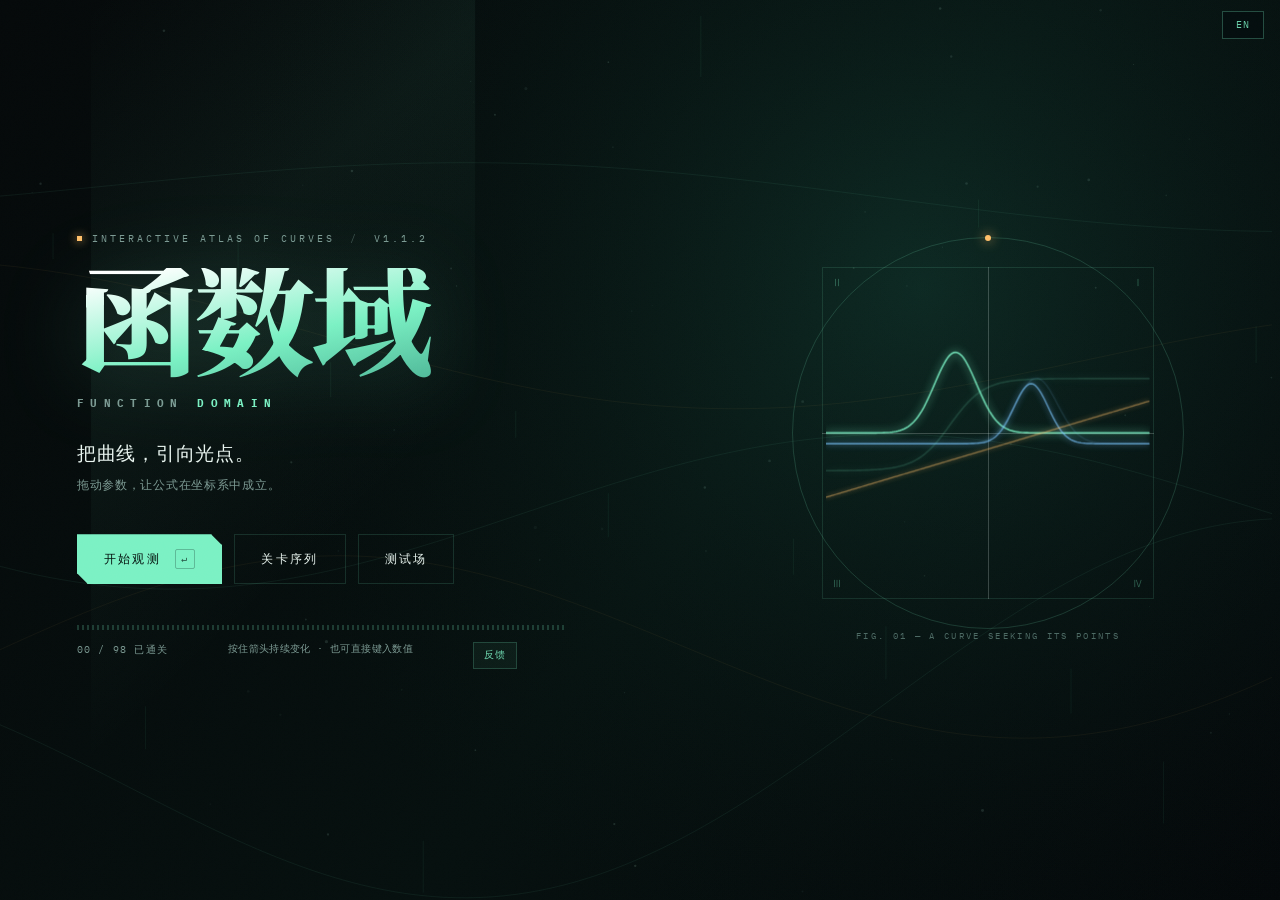
<file: 函数域-V1.1.2.html>
<!DOCTYPE html>
<html lang="zh-CN">
<head>
<meta charset="utf-8" />
<meta name="viewport" content="width=device-width, initial-scale=1, viewport-fit=cover" />
<title>函数域 · FUNCTION DOMAIN</title>
<meta name="theme-color" content="#05090a" />
<meta name="description" content="用公式把曲线引向光点的函数图像解谜游戏" />
<link rel="icon" href="data:image/svg+xml,%3Csvg xmlns='http://www.w3.org/2000/svg' viewBox='0 0 32 32'%3E%3Crect width='32' height='32' fill='%2305090a'/%3E%3Cpath d='M3 25 C 9 25 9 7 16 7 S 23 25 29 25' stroke='%237bf1c4' stroke-width='2' fill='none'/%3E%3C/svg%3E" />
<link rel="preconnect" href="https://fonts.googleapis.com" />
<link rel="preconnect" href="https://fonts.gstatic.com" crossorigin />
<link href="https://fonts.googleapis.com/css2?family=Fraunces:opsz,wght@9..144,400;9..144,700;9..144,900&family=IBM+Plex+Mono:wght@400;500;600&family=Noto+Serif+SC:wght@400;600;900&display=swap" rel="stylesheet" />
<style>
@charset "UTF-8";

/* ============================================================
   函数域 / FUNCTION DOMAIN
   Aesthetic: deep-field observatory instrument, mint phosphor
   ============================================================ */

:root {
  --void: #05090a;
  --void-2: #08120f;
  --panel: #0a1517;
  --panel-hi: #0d1d1e;
  --line: rgba(123, 241, 196, 0.14);
  --line-soft: rgba(123, 241, 196, 0.07);
  --mint: #7bf1c4;
  --mint-deep: #35c79a;
  --amber: #ffc06a;
  --rose: #ff7d8c;
  --ink: #e9f5f0;
  --dim: #7c9a93;
  --dim-2: #4c6963;
  --mono: "IBM Plex Mono", ui-monospace, Consolas, "Courier New", monospace;
  --serif: "Fraunces", "Noto Serif SC", "Songti SC", "SimSun", serif;
  --sans: "IBM Plex Mono", "PingFang SC", "Hiragino Sans GB", "Microsoft YaHei", system-ui, sans-serif;
  --ease: cubic-bezier(.22, .8, .28, 1);
}

* { box-sizing: border-box; }

html, body {
  margin: 0;
  height: 100%;
  overflow: hidden;
  background: var(--void);
}

body {
  color: var(--ink);
  font-family: var(--sans);
  font-size: 14px;
  line-height: 1.55;
  -webkit-font-smoothing: antialiased;
  text-rendering: optimizeLegibility;
}

button, input { font: inherit; color: inherit; }
h1, h2, h3, p, ul { margin: 0; }
ul { list-style: none; padding: 0; }
.mono { font-family: var(--mono); }
.dim { color: var(--dim); }

::selection { background: rgba(123, 241, 196, .28); color: #fff; }

/* ---------- 背景 ---------- */
#bg-canvas {
  position: fixed;
  inset: 0;
  z-index: 0;
  display: block;
  transition: opacity .6s var(--ease);
}

.grain {
  position: fixed;
  inset: 0;
  z-index: 90;
  pointer-events: none;
  opacity: .05;
  mix-blend-mode: overlay;
  background-image: url("data:image/svg+xml;utf8,<svg xmlns='http://www.w3.org/2000/svg' width='140' height='140'><filter id='n'><feTurbulence type='fractalNoise' baseFrequency='0.85' numOctaves='3' stitchTiles='stitch'/></filter><rect width='140' height='140' filter='url(%23n)' opacity='0.55'/></svg>");
}

/* ---------- 屏幕容器 ---------- */
.screen {
  position: fixed;
  inset: 0;
  z-index: 2;
  display: none;
  overflow: hidden;
}
.screen.is-active { display: flex; }

/* ============================================================
   开始界面
   ============================================================ */
.screen-start {
  align-items: center;
  justify-content: center;
  padding: clamp(24px, 6vh, 72px) clamp(22px, 6vw, 88px);
  overflow-y: auto;
}

.start-wrap {
  width: min(1180px, 100%);
  display: grid;
  grid-template-columns: minmax(0, 1.18fr) minmax(0, .82fr);
  gap: clamp(28px, 6vw, 90px);
  align-items: center;
}

.start-copy > * {
  opacity: 0;
  animation: rise .9s var(--ease) forwards;
}
.start-copy > *:nth-child(1) { animation-delay: .05s; }
.start-copy > *:nth-child(2) { animation-delay: .14s; }
.start-copy > *:nth-child(3) { animation-delay: .24s; }
.start-copy > *:nth-child(4) { animation-delay: .34s; }
.start-copy > *:nth-child(5) { animation-delay: .46s; }

@keyframes rise {
  from { opacity: 0; transform: translateY(18px); }
  to { opacity: 1; transform: none; }
}

.eyebrow {
  display: flex;
  align-items: center;
  gap: 10px;
  font-family: var(--mono);
  font-size: 10px;
  letter-spacing: .3em;
  text-transform: uppercase;
  color: var(--dim);
}
.eyebrow .sl { margin: 0 5px; opacity: .45; }
.note { font-size: 9.5px; letter-spacing: .04em; line-height: 1.5; }
.eyebrow .pip {
  width: 5px;
  height: 5px;
  background: var(--amber);
  box-shadow: 0 0 10px var(--amber);
  animation: blink 2.6s steps(1) infinite;
}
@keyframes blink { 0%, 70% { opacity: 1; } 71%, 100% { opacity: .15; } }

.brand { margin-top: clamp(14px, 2.4vh, 26px); }
.brand-cn {
  display: block;
  font-family: var(--serif);
  font-weight: 900;
  font-size: clamp(62px, 9.4vw, 132px);
  line-height: .92;
  letter-spacing: -.02em;
  background: linear-gradient(168deg, #ffffff 6%, var(--mint) 46%, #2f8f78 100%);
  -webkit-background-clip: text;
  background-clip: text;
  color: transparent;
  filter: drop-shadow(0 8px 42px rgba(123, 241, 196, .18));
}
.brand-en {
  display: block;
  margin-top: 16px;
  font-family: var(--mono);
  font-size: 11px;
  letter-spacing: .58em;
  color: var(--dim);
  text-transform: uppercase;
}
.brand-en em {
  font-style: normal;
  color: var(--mint);
}

.tagline {
  margin-top: clamp(18px, 3vh, 30px);
  font-size: clamp(15px, 1.5vw, 19px);
  color: var(--ink);
  letter-spacing: .04em;
}
.tagline small {
  display: block;
  margin-top: 8px;
  font-size: 12px;
  color: var(--dim);
  letter-spacing: .06em;
}

.start-actions {
  display: flex;
  flex-wrap: wrap;
  gap: 12px;
  margin-top: clamp(24px, 4.4vh, 42px);
}

/* ---------- 按钮 ---------- */
.btn {
  position: relative;
  display: inline-flex;
  align-items: center;
  gap: 14px;
  padding: 14px 26px;
  border: 1px solid var(--line);
  background: transparent;
  color: var(--ink);
  font-family: var(--mono);
  font-size: 11.5px;
  letter-spacing: .2em;
  text-transform: uppercase;
  cursor: pointer;
  overflow: hidden;
  transition: color .25s var(--ease), border-color .25s var(--ease),
              background .25s var(--ease), transform .2s var(--ease),
              box-shadow .3s var(--ease);
}
.btn::after {
  content: "";
  position: absolute;
  inset: 0;
  background: linear-gradient(100deg, transparent 20%, rgba(255, 255, 255, .35) 50%, transparent 80%);
  transform: translateX(-130%);
  transition: transform .65s var(--ease);
  pointer-events: none;
}
.btn:hover::after { transform: translateX(130%); }
.btn:active { transform: translateY(1px); }

.btn-primary {
  color: #04120e;
  background: var(--mint);
  border-color: var(--mint);
  clip-path: polygon(0 0, calc(100% - 11px) 0, 100% 11px, 100% 100%, 11px 100%, 0 calc(100% - 11px));
}
.btn-primary:hover {
  box-shadow: 0 0 34px rgba(123, 241, 196, .4);
  background: #8cf9cf;
}

.btn-ghost:hover {
  border-color: rgba(123, 241, 196, .55);
  background: rgba(123, 241, 196, .05);
}

.btn kbd {
  font-family: var(--mono);
  font-size: 10px;
  padding: 1px 5px;
  border: 1px solid rgba(4, 18, 14, .35);
  border-radius: 2px;
  opacity: .7;
}

.btn-line {
  width: 100%;
  justify-content: center;
  padding: 10px 12px;
  font-size: 10.5px;
  letter-spacing: .14em;
  border-color: var(--line-soft);
  color: var(--dim);
}
.btn-line:hover { color: var(--ink); border-color: var(--line); background: rgba(123, 241, 196, .05); }
.btn-warn:hover { color: var(--rose); border-color: rgba(255, 125, 140, .5); background: rgba(255, 125, 140, .06); }

.btn-tiny {
  padding: 8px 14px;
  font-size: 10px;
  letter-spacing: .12em;
  border-color: var(--line-soft);
  color: var(--dim);
  text-transform: none;
}
.btn-tiny:hover { color: var(--ink); border-color: var(--line); }

/* ---------- 开始界面进度 ---------- */
.start-foot { margin-top: clamp(26px, 4.6vh, 46px); max-width: 440px; }

.track {
  display: grid;
  grid-auto-flow: column;
  grid-auto-columns: minmax(2px, 1fr);
  gap: 3px;
  height: 5px;
}
.track i {
  display: block;
  height: 100%;
  background: rgba(123, 241, 196, .2);
  transition: background .4s var(--ease), box-shadow .4s var(--ease);
}
.track i.on {
  background: var(--mint);
  box-shadow: 0 0 12px rgba(123, 241, 196, .55);
}

.foot-row {
  display: flex;
  flex-wrap: wrap;
  justify-content: space-between;
  gap: 8px 18px;
  margin-top: 12px;
  font-size: 10px;
  letter-spacing: .12em;
  color: var(--dim);
}

/* ---------- 开始界面装饰 ---------- */
.start-deco {
  position: relative;
  display: flex;
  flex-direction: column;
  align-items: center;
  gap: 20px;
}
.axes {
  position: relative;
  width: clamp(230px, 26vw, 360px);
  aspect-ratio: 1;
  margin: 10px;
}
.axes::before {
  content: "";
  position: absolute;
  inset: 0;
  border: 1px solid rgba(123, 241, 196, .12);
}
.ax {
  position: absolute;
  background: rgba(233, 245, 240, .22);
}
.ax-h { left: 0; right: 0; top: 50%; height: 1px; }
.ax-v { top: 0; bottom: 0; left: 50%; width: 1px; }

.q {
  position: absolute;
  font-family: var(--mono);
  font-size: 10px;
  color: rgba(123, 241, 196, .35);
  letter-spacing: .1em;
}
.q1 { top: 8px; right: 10px; }
.q2 { top: 8px; left: 10px; }
.q3 { bottom: 8px; left: 10px; }
.q4 { bottom: 8px; right: 10px; }

.axes .curve {
  position: absolute;
  inset: 0;
  width: 100%;
  height: 100%;
  overflow: visible;
}
.curve-path {
  fill: none;
  stroke: var(--mint);
  stroke-width: 1.6;
  stroke-linecap: round;
  stroke-dasharray: 1400;
  stroke-dashoffset: 1400;
  animation: draw 2.4s var(--ease) .3s forwards, glow 5s ease-in-out 2.8s infinite;
  filter: drop-shadow(0 0 7px rgba(123, 241, 196, .6));
}
@keyframes draw { to { stroke-dashoffset: 0; } }
@keyframes glow { 0%, 100% { opacity: .85; } 50% { opacity: 1; } }

.orbit {
  position: absolute;
  inset: -9%;
  border: 1px solid rgba(123, 241, 196, .17);
  border-radius: 50%;
  animation: spin 26s linear infinite;
}
.orbit i {
  position: absolute;
  top: -3px;
  left: 50%;
  width: 6px;
  height: 6px;
  margin-left: -3px;
  border-radius: 50%;
  background: var(--amber);
  box-shadow: 0 0 12px var(--amber);
}
@keyframes spin { to { transform: rotate(360deg); } }

.deco-cap {
  font-size: 9px;
  letter-spacing: .26em;
  color: var(--dim-2);
}

/* ============================================================
   关卡选择
   ============================================================ */
.screen-levels {
  flex-direction: column;
  align-items: center;
  overflow-y: auto;
  padding: clamp(22px, 5vh, 56px) clamp(20px, 5vw, 64px);
}
.levels-wrap { width: min(1180px, 100%); }

.levels-head {
  display: flex;
  align-items: flex-end;
  justify-content: space-between;
  gap: 20px;
  flex-wrap: wrap;
  padding-bottom: 18px;
  border-bottom: 1px solid var(--line-soft);
  margin-bottom: 24px;
}
.levels-title h2 {
  margin-top: 6px;
  font-family: var(--serif);
  font-size: clamp(26px, 3.4vw, 40px);
  font-weight: 700;
  letter-spacing: .02em;
}
.levels-head > p { font-size: 10px; letter-spacing: .18em; }

/* ---------- 关卡分页（基础 / 挑战） ---------- */
.levels-pager {
  display: flex;
  gap: 6px;
  margin: 16px 0 12px;
}
.pager-tab {
  flex: 1 1 0;
  padding: 10px 12px;
  border: 1px solid var(--line-soft);
  background: rgba(255, 255, 255, .02);
  color: var(--dim-2);
  font-family: var(--mono);
  font-size: 10px;
  letter-spacing: .14em;
  cursor: pointer;
  transition: .2s var(--ease);
}
.pager-tab:hover { border-color: rgba(123, 241, 196, .4); color: var(--dim); }
.pager-tab.is-active {
  color: #04140f;
  background: var(--mint);
  border-color: var(--mint);
  box-shadow: 0 0 16px rgba(123, 241, 196, .28);
}
.level-card.is-challenge { border-color: rgba(255, 192, 106, .2); }
.level-card.is-challenge .lc-index { color: var(--amber); }

.levels-grid {
  display: grid;
  grid-template-columns: repeat(auto-fill, minmax(172px, 1fr));
  grid-auto-rows: auto;
  gap: 12px;
  padding-bottom: 8px;
}

.level-card {
  position: relative;
  display: flex;
  flex-direction: column;
  gap: 6px;
  min-width: 0;
  padding: 15px 16px 13px;
  text-align: left;
  border: 1px solid var(--line-soft);
  background: linear-gradient(158deg, rgba(123, 241, 196, .045), rgba(8, 18, 18, .2) 62%);
  color: var(--ink);
  cursor: pointer;
  transition: border-color .25s var(--ease), transform .25s var(--ease),
              background .3s var(--ease), box-shadow .3s var(--ease);
  opacity: 0;
  animation: rise .6s var(--ease) forwards;
}
.level-card:hover {
  border-color: rgba(123, 241, 196, .45);
  transform: translateY(-3px);
  box-shadow: 0 18px 34px -22px rgba(0, 0, 0, .9);
  background: linear-gradient(158deg, rgba(123, 241, 196, .1), rgba(8, 18, 18, .2) 62%);
}
.lc-index {
  font-family: var(--serif);
  font-size: 40px;
  line-height: 1;
  font-weight: 700;
  color: rgba(123, 241, 196, .82);
}
.lc-name { font-size: 12.5px; letter-spacing: .04em; }
.lc-kinds { display: flex; flex-wrap: wrap; gap: 4px; margin-top: 2px; }
.lc-kind {
  font-family: var(--mono);
  font-style: normal;
  font-size: 8.5px;
  letter-spacing: .12em;
  padding: 1px 5px;
  border: 1px solid var(--line-soft);
  color: var(--dim-2);
}
.lc-kind.is-warn {
  color: rgba(255, 150, 164, .85);
  border-color: rgba(255, 118, 136, .32);
}
.lc-state {
  margin-top: auto;
  padding-top: 8px;
  font-family: var(--mono);
  font-size: 9px;
  letter-spacing: .18em;
  color: var(--dim);
  text-transform: uppercase;
}
.level-card.is-locked { opacity: .42; cursor: not-allowed; }
.level-card.is-locked:hover { transform: none; border-color: var(--line-soft); box-shadow: none; }
.level-card.is-cleared { border-color: rgba(123, 241, 196, .28); }
.level-card.is-cleared .lc-state { color: var(--mint); }
.level-card.is-cleared::after {
  content: "✓";
  position: absolute;
  top: 12px;
  right: 14px;
  font-family: var(--mono);
  font-size: 12px;
  color: var(--mint);
  text-shadow: 0 0 12px rgba(123, 241, 196, .8);
}

.levels-note {
  margin-top: 26px;
  font-size: 11px;
  color: var(--dim-2);
  letter-spacing: .06em;
}

/* ============================================================
   游戏界面
   ============================================================ */
.screen-game { flex-direction: column; }

.stage {
  flex: 1 1 auto;
  min-height: 0;
  display: flex;
  flex-direction: column;
  padding: 0 clamp(12px, 2vw, 22px);
}

.stage-head {
  flex: 0 0 auto;
  display: flex;
  align-items: center;
  gap: 18px;
  /* 右侧给固定的语言按钮留出空间 */
  padding: 12px 62px 10px 4px;
}

.lv-id {
  display: flex;
  align-items: baseline;
  gap: 6px;
  padding-right: 16px;
  border-right: 1px solid var(--line-soft);
}
.lv-id .mono { font-size: 9px; letter-spacing: .22em; }
.lv-id b {
  font-family: var(--serif);
  font-size: 30px;
  font-weight: 700;
  line-height: 1;
  color: var(--mint);
}

.lv-meta { flex: 1 1 auto; min-width: 0; }
.lv-meta h2 {
  font-family: var(--serif);
  font-size: 17px;
  font-weight: 600;
  letter-spacing: .04em;
  white-space: nowrap;
  overflow: hidden;
  text-overflow: ellipsis;
}
.lv-meta p {
  margin-top: 2px;
  font-size: 11px;
  color: var(--dim);
  letter-spacing: .03em;
  white-space: nowrap;
  overflow: hidden;
  text-overflow: ellipsis;
}

.stage-stats {
  display: flex;
  align-items: center;
  gap: 10px;
}
.stat {
  display: flex;
  flex-direction: column;
  align-items: flex-end;
  gap: 1px;
  padding-left: 14px;
  border-left: 1px solid var(--line-soft);
}
.stat span {
  font-family: var(--mono);
  font-size: 8.5px;
  letter-spacing: .2em;
  color: var(--dim-2);
}
.stat b {
  font-family: var(--mono);
  font-size: 12px;
  font-weight: 500;
  color: var(--mint);
  letter-spacing: .08em;
}

.chip {
  padding: 7px 12px;
  border: 1px solid var(--line-soft);
  background: transparent;
  color: var(--dim);
  font-size: 10px;
  letter-spacing: .14em;
  cursor: pointer;
  transition: .2s var(--ease);
}
.chip:hover { color: var(--ink); border-color: var(--line); background: rgba(123, 241, 196, .06); }
.chip.is-on { color: var(--amber); border-color: rgba(255, 192, 106, .4); }

/* ---------- 坐标系视窗 ---------- */
.plot-wrap {
  position: relative;
  flex: 1 1 auto;
  min-height: 0;
  border: 1px solid rgba(123, 241, 196, .13);
  background:
    radial-gradient(120% 100% at 50% 42%, rgba(24, 74, 63, .34), rgba(4, 10, 11, .9) 72%);
  overflow: hidden;
}
.plot-wrap::before,
.plot-wrap::after {
  content: "";
  position: absolute;
  width: 12px;
  height: 12px;
  border: 1px solid rgba(123, 241, 196, .5);
  pointer-events: none;
}
.plot-wrap::before { top: -1px; left: -1px; border-right: 0; border-bottom: 0; }
.plot-wrap::after { bottom: -1px; right: -1px; border-left: 0; border-top: 0; }

#plot-canvas { display: block; width: 100%; height: 100%; }

.plot-cap {
  position: absolute;
  font-size: 9px;
  letter-spacing: .22em;
  color: rgba(123, 241, 196, .4);
  pointer-events: none;
}
.plot-cap.tl { top: 8px; left: 11px; }
.plot-cap.br { bottom: 8px; right: 11px; }

/* 视窗两侧仪表盘 */
.plot-hud {
  position: absolute;
  top: 50%;
  transform: translateY(-50%);
  width: 186px;
  pointer-events: none;
}
.hud-left { left: var(--hud-x, 26px); }
.hud-right { right: var(--hud-x, 26px); }

.hud-title {
  font-size: 8px;
  letter-spacing: .32em;
  color: rgba(123, 241, 196, .42);
  padding-bottom: 7px;
  border-bottom: 1px solid rgba(123, 241, 196, .12);
}
.hud-foot {
  margin-top: 12px;
  font-size: 8px;
  letter-spacing: .2em;
  color: rgba(123, 241, 196, .28);
}

.hud-zone {
  margin-top: 11px;
  font-size: 8px;
  letter-spacing: .18em;
  color: rgba(255, 150, 164, .72);
  transition: color .25s var(--ease);
}
.hud-zone.is-hot { color: var(--rose); }
.hud-zone:empty { display: none; }

.hud-targets {
  margin-top: 9px;
  display: flex;
  flex-direction: column;
  gap: 7px;
}
.hud-targets li {
  display: grid;
  grid-template-columns: 13px 1fr 12px;
  align-items: center;
  gap: 6px;
  font-family: var(--mono);
  font-size: 10px;
  letter-spacing: .05em;
  color: var(--dim-2);
  transition: color .3s var(--ease);
}
.hud-targets .ht-id { color: rgba(255, 192, 106, .62); }
.hud-targets .ht-coord { color: rgba(228, 248, 242, .82); letter-spacing: .04em; }
.hud-targets .ht-state { text-align: right; opacity: .6; }
.hud-targets li.is-hit { color: var(--amber); }
.hud-targets li.is-hit .ht-id,
.hud-targets li.is-hit .ht-state { color: var(--amber); opacity: 1; }

.hud-forms {
  margin-top: 9px;
  display: flex;
  flex-direction: column;
  gap: 2px;
}
.hud-forms li {
  display: flex;
  align-items: center;
  gap: 8px;
  padding: 4px 0;
  font-size: 10px;
  letter-spacing: .05em;
  color: var(--dim-2);
}
.hud-forms i {
  flex: 0 0 auto;
  width: 16px;
  height: 2px;
  display: block;
}

.scan {
  position: absolute;
  inset: 0;
  pointer-events: none;
  opacity: 0;
  background: linear-gradient(180deg, transparent, rgba(123, 241, 196, .16), transparent);
  transform: translateY(-100%);
}
.scan.is-run { animation: scanDown 1.1s var(--ease) 1; }
@keyframes scanDown {
  0% { opacity: 0; transform: translateY(-100%); }
  12% { opacity: 1; }
  100% { opacity: 0; transform: translateY(100%); }
}

.hint-pop {
  position: absolute;
  left: 50%;
  bottom: 18px;
  transform: translate(-50%, 10px);
  max-width: min(560px, 88%);
  padding: 10px 16px;
  border: 1px solid rgba(255, 192, 106, .3);
  background: rgba(12, 22, 22, .95);
  color: var(--amber);
  font-size: 11.5px;
  line-height: 1.6;
  letter-spacing: .04em;
  opacity: 0;
  pointer-events: none;
  transition: .3s var(--ease);
  z-index: 4;
}
.hint-pop.is-on { opacity: 1; transform: translate(-50%, 0); }

/* ---------- 控制台 ---------- */
.console {
  flex: 0 0 auto;
  height: clamp(244px, 34vh, 352px);
  display: grid;
  grid-template-columns: minmax(0, 1.16fr) minmax(0, .86fr) minmax(0, .8fr);
  gap: 10px;
  padding: 10px clamp(12px, 2vw, 22px) 14px;
}

/* ---------- 移动端分区标签页 ---------- */
.panel-tabs {
  display: none;
  grid-column: 1 / -1;
  grid-template-columns: repeat(3, 1fr);
  gap: 5px;
}
.panel-tab {
  padding: 8px 6px;
  border: 1px solid var(--line-soft);
  background: rgba(255, 255, 255, .02);
  color: var(--dim-2);
  font-family: var(--mono);
  font-size: 10px;
  letter-spacing: .12em;
  cursor: pointer;
  transition: .2s var(--ease);
}
.panel-tab:active { transform: translateY(1px) scale(.99); }
.panel-tab.is-active {
  color: #04140f;
  background: var(--mint);
  border-color: var(--mint);
  box-shadow: 0 0 16px rgba(123, 241, 196, .3);
}

.panel {
  position: relative;
  display: flex;
  flex-direction: column;
  min-height: 0;
  height: 100%;
  border: 1px solid var(--line-soft);
  background: linear-gradient(172deg, rgba(16, 33, 34, .92), rgba(6, 14, 15, .96));
}
.panel::before,
.panel::after {
  content: "";
  position: absolute;
  width: 8px;
  height: 8px;
  border: 1px solid rgba(123, 241, 196, .34);
  pointer-events: none;
}
.panel::before { top: -1px; left: -1px; border-right: 0; border-bottom: 0; }
.panel::after { bottom: -1px; right: -1px; border-left: 0; border-top: 0; }

.panel-head {
  flex: 0 0 auto;
  display: flex;
  align-items: center;
  justify-content: space-between;
  gap: 10px;
  padding: 9px 12px 8px;
  border-bottom: 1px solid var(--line-soft);
}
.panel-head h3 {
  font-size: 10.5px;
  font-weight: 500;
  letter-spacing: .22em;
  color: var(--dim);
  text-transform: uppercase;
}
.head-tools { display: flex; align-items: center; gap: 8px; }

.tag {
  font-size: 8.5px;
  letter-spacing: .14em;
  color: var(--dim-2);
  padding: 2px 6px;
  border: 1px solid var(--line-soft);
}

.mini-btn {
  padding: 4px 9px;
  border: 1px solid var(--line-soft);
  background: transparent;
  color: var(--dim);
  font-size: 9px;
  letter-spacing: .1em;
  cursor: pointer;
  transition: .2s var(--ease);
}
.mini-btn:hover { color: var(--rose); border-color: rgba(255, 125, 140, .45); background: rgba(255, 125, 140, .07); }

.form-list {
  flex: 1 1 auto;
  min-height: 0;
  overflow-y: auto;
  padding: 10px;
  display: grid;
  grid-template-columns: repeat(auto-fit, minmax(300px, 1fr));
  align-content: start;
  align-items: start;
  gap: 9px;
  scrollbar-width: thin;
  scrollbar-color: rgba(123, 241, 196, .2) transparent;
}
.form-list::-webkit-scrollbar { width: 5px; }
.form-list::-webkit-scrollbar-thumb { background: rgba(123, 241, 196, .2); }

.form-tip {
  flex: 0 0 auto;
  padding: 7px 12px 9px;
  border-top: 1px solid var(--line-soft);
  font-size: 9.5px;
  line-height: 1.5;
  color: var(--dim-2);
  letter-spacing: .02em;
}

/* ---------- 公式卡片 ---------- */
.form-card {
  position: relative;
  max-width: 540px;
  padding: 9px 11px 10px;
  border: 1px solid var(--line-soft);
  border-left: 2px solid var(--accent, var(--mint));
  background: linear-gradient(150deg, rgba(255, 255, 255, .028), rgba(255, 255, 255, .004));
  animation: cardIn .35s var(--ease);
}
@keyframes cardIn {
  from { opacity: 0; transform: translateY(-6px); }
  to { opacity: 1; transform: none; }
}

.fc-head {
  display: flex;
  align-items: baseline;
  gap: 8px;
}
.fc-kind {
  font-size: 8px;
  letter-spacing: .16em;
  color: var(--accent, var(--mint));
  opacity: .8;
}
.fc-name {
  flex: 1 1 auto;
  font-size: 11px;
  color: var(--dim);
  letter-spacing: .06em;
}
.fc-del {
  width: 18px;
  height: 18px;
  display: grid;
  place-items: center;
  border: 0;
  background: transparent;
  color: var(--dim-2);
  font-size: 11px;
  cursor: pointer;
  transition: .2s var(--ease);
}
.fc-del:hover { color: var(--rose); }

.fc-expr {
  margin: 3px 0 2px;
  font-size: 13.5px;
  color: var(--accent, var(--mint));
  letter-spacing: .02em;
  text-shadow: 0 0 18px rgba(123, 241, 196, .18);
  white-space: nowrap;
  overflow: hidden;
  text-overflow: ellipsis;
}

.fc-params { display: flex; flex-direction: column; gap: 6px; }

/* ---------- 参数控件 ---------- */
.param {
  display: grid;
  grid-template-columns: minmax(0, 1fr) 30px 30px;
  grid-template-areas:
    "label up down"
    "label stop stop";
  gap: 4px;
  padding-top: 5px;
  border-top: 1px dashed rgba(123, 241, 196, .08);
}
.param:first-child { border-top: 0; padding-top: 2px; }

.param-label {
  grid-area: label;
  display: flex;
  flex-direction: column;
  gap: 3px;
  min-width: 0;
}
.pname {
  font-family: var(--mono);
  font-size: 8.5px;
  letter-spacing: .2em;
  color: var(--dim);
  text-transform: uppercase;
}

input.num {
  width: 100%;
  height: 27px;
  padding: 0 8px;
  border: 1px solid rgba(123, 241, 196, .16);
  background: rgba(0, 0, 0, .42);
  color: var(--accent, var(--mint));
  font-family: var(--mono);
  font-size: 13px;
  letter-spacing: .04em;
  text-align: right;
  transition: border-color .2s var(--ease), box-shadow .2s var(--ease), background .2s var(--ease);
  appearance: none;
}
input.num:hover { border-color: rgba(123, 241, 196, .3); }
input.num:focus {
  outline: none;
  border-color: var(--accent, var(--mint));
  background: rgba(0, 0, 0, .6);
  box-shadow: 0 0 0 2px rgba(123, 241, 196, .1), inset 0 0 16px rgba(123, 241, 196, .07);
}

.step {
  display: flex;
  flex-direction: column;
  align-items: center;
  justify-content: center;
  gap: 0;
  height: 27px;
  padding: 0;
  border: 1px solid rgba(123, 241, 196, .16);
  background: rgba(255, 255, 255, .022);
  color: var(--dim);
  cursor: pointer;
  transition: color .18s var(--ease), background .18s var(--ease),
              border-color .18s var(--ease), box-shadow .25s var(--ease);
}
.step.up { grid-area: up; }
.step.down { grid-area: down; }
.step i { font-style: normal; font-size: 10px; line-height: 1; }
.step:hover { color: var(--ink); border-color: rgba(123, 241, 196, .38); background: rgba(123, 241, 196, .08); }
.step:active { transform: translateY(1px); }

.step[data-active="true"] {
  /* 只有一种速度，激活态统一用薄荷色 */
  color: #04140f;
  background: var(--mint);
  border-color: var(--mint);
  box-shadow: 0 0 15px rgba(123, 241, 196, .45);
  animation: stepPulse 1.6s ease-in-out infinite;
}
@keyframes stepPulse {
  0%, 100% { filter: brightness(1); }
  50% { filter: brightness(1.16); }
}

.stop {
  grid-area: stop;
  height: 18px;
  padding: 0;
  border: 1px solid rgba(255, 125, 140, .26);
  background: transparent;
  color: rgba(255, 125, 140, .85);
  font-size: 9px;
  letter-spacing: .14em;
  cursor: pointer;
  transition: .18s var(--ease);
}
.stop:hover:not(:disabled) { background: rgba(255, 125, 140, .14); color: #fff; }
.stop:disabled { opacity: .22; cursor: default; }

/* ---------- 公式选择区 ---------- */
.palette-scroll {
  flex: 1 1 auto;
  min-height: 0;
  overflow-y: auto;
  padding: 7px 10px 6px;
  display: flex;
  flex-direction: column;
  gap: 7px;
  scrollbar-width: thin;
  scrollbar-color: rgba(123, 241, 196, .2) transparent;
}
.palette-scroll::-webkit-scrollbar { width: 5px; }
.palette-scroll::-webkit-scrollbar-thumb { background: rgba(123, 241, 196, .2); }

.palette-group { display: flex; flex-direction: column; gap: 4px; }
.palette-label {
  font-family: var(--mono);
  font-size: 8px;
  letter-spacing: .22em;
  color: var(--dim-2);
  padding: 0 2px 3px;
  border-bottom: 1px solid rgba(123, 241, 196, .09);
}

.palette-ops { display: flex; flex-wrap: wrap; gap: 4px; padding: 2px 0 1px; }
.op-chip {
  display: inline-flex;
  align-items: center;
  justify-content: center;
  min-width: 27px;
  height: 21px;
  padding: 0 7px;
  border: 1px solid rgba(123, 241, 196, .2);
  border-radius: 4px;
  background: rgba(123, 241, 196, .06);
  font-family: var(--mono);
  font-size: 11px;
  line-height: 1;
  color: rgba(123, 241, 196, .85);
  cursor: help;
}

.palette-list {
  display: grid;
  grid-template-columns: repeat(auto-fill, minmax(190px, 1fr));
  gap: 5px;
  align-content: start;
}

.palette-item {
  position: relative;
  display: grid;
  gap: 2px;
  width: 100%;
  padding: 7px 10px 8px;
  text-align: left;
  border: 1px dashed rgba(123, 241, 196, .18);
  background: rgba(123, 241, 196, .022);
  color: var(--ink);
  cursor: pointer;
  transition: .22s var(--ease);
}
.palette-item:hover {
  border-style: solid;
  border-color: rgba(123, 241, 196, .45);
  background: rgba(123, 241, 196, .075);
  transform: translateX(2px);
}
.pi-top {
  display: flex;
  align-items: baseline;
  justify-content: space-between;
  gap: 8px;
}
.pi-name { font-size: 12px; letter-spacing: .05em; }
.pi-short { font-family: var(--mono); font-size: 8px; letter-spacing: .16em; color: var(--dim-2); }
.pi-expr { font-family: var(--mono); font-size: 11.5px; color: rgba(123, 241, 196, .92); }
.pi-add {
  font-family: var(--mono);
  font-size: 9px;
  letter-spacing: .14em;
  color: var(--dim-2);
  margin-top: 2px;
}
.palette-item:hover .pi-add { color: var(--mint); }


.palette-item.is-locked {
  opacity: .5;
  padding: 7px 10px;
  align-content: center;
  background: transparent;
  border-color: rgba(255, 192, 106, .22);
  cursor: not-allowed;
}
.palette-item.is-locked .pi-name { color: var(--dim); font-size: 11px; }
.pi-lock {
  font-family: var(--mono);
  font-size: 7.5px;
  letter-spacing: .1em;
  color: rgba(255, 192, 106, .8);
  border: 1px solid rgba(255, 192, 106, .25);
  border-radius: 3px;
  padding: 1px 4px;
}

.pi-plus { margin-left: 5px; color: var(--mint); font-size: 10px; }

.palette-item .pi-expr { padding-right: 16px; }
.pi-info {
  position: absolute;
  right: 6px;
  bottom: 6px;
  width: 15px;
  height: 15px;
  display: grid;
  place-items: center;
  border: 1px solid rgba(123, 241, 196, .22);
  border-radius: 50%;
  background: rgba(6, 16, 16, .82);
  font-family: var(--mono);
  font-size: 9px;
  line-height: 1;
  color: rgba(123, 241, 196, .68);
  cursor: pointer;
  transition: .2s var(--ease);
}
.pi-info:hover {
  border-color: rgba(123, 241, 196, .7);
  background: rgba(123, 241, 196, .12);
  color: var(--mint);
}

.palette-item.is-full { opacity: .72; }
.palette-item.is-full:hover {
  transform: none;
  border-color: rgba(123, 241, 196, .3);
  background: rgba(123, 241, 196, .04);
}
.palette-item.is-full:hover .pi-add { color: var(--dim-2); }

.palette-item.is-new { animation: unlockPulse 1.4s var(--ease) 3; }
@keyframes unlockPulse {
  0%, 100% {
    border-color: rgba(123, 241, 196, .18);
    box-shadow: 0 0 0 0 rgba(123, 241, 196, 0);
  }
  38% {
    border-color: rgba(123, 241, 196, .8);
    box-shadow: 0 0 22px rgba(123, 241, 196, .32);
  }
}

/* ---------- 设置区 ---------- */
.settings-body {
  flex: 1 1 auto;
  min-height: 0;
  overflow-y: auto;
  padding: 10px 12px 12px;
  display: flex;
  flex-direction: column;
  gap: 12px;
  scrollbar-width: thin;
  scrollbar-color: rgba(123, 241, 196, .2) transparent;
}
.settings-body::-webkit-scrollbar { width: 5px; }
.settings-body::-webkit-scrollbar-thumb { background: rgba(123, 241, 196, .2); }

.target-list { display: flex; flex-direction: column; gap: 3px; }
.target-list li {
  display: flex;
  align-items: baseline;
  justify-content: space-between;
  gap: 8px;
  padding: 3px 7px;
  border-left: 2px solid var(--line-soft);
  font-family: var(--mono);
  font-size: 10px;
  color: var(--dim-2);
  letter-spacing: .04em;
  transition: .25s var(--ease);
}
.target-list li .tl-id { color: var(--dim); letter-spacing: .16em; }
.target-list li.is-hit {
  border-color: var(--amber);
  color: var(--amber);
  background: rgba(255, 192, 106, .05);
}
.target-list li.is-hit .tl-id { color: var(--amber); }

.zone-block {
  border: 1px solid rgba(255, 118, 136, .18);
  background: rgba(255, 118, 136, .035);
}
.zone-block[hidden] { display: none; }
.zone-title {
  display: flex;
  align-items: center;
  justify-content: space-between;
  gap: 8px;
  padding: 5px 8px;
  font-family: var(--mono);
  font-size: 8px;
  letter-spacing: .16em;
  color: rgba(255, 150, 164, .85);
  cursor: pointer;
  list-style: none;
}
.zone-title::-webkit-details-marker { display: none; }
.zone-title::after { content: '+'; opacity: .7; }
.zone-block[open] .zone-title::after { content: '\2212'; }
.zone-block.is-hot { border-color: rgba(255, 118, 136, .45); }
.zone-list { display: flex; flex-direction: column; gap: 3px; padding: 0 8px 7px; }
.zone-list li {
  display: flex;
  gap: 6px;
  font-family: var(--mono);
  font-size: 9px;
  line-height: 1.5;
  letter-spacing: .02em;
  color: var(--dim);
  transition: color .25s var(--ease);
}
.zone-list li.is-hot { color: var(--rose); }
.zone-list .zl-mark { color: rgba(255, 150, 164, .75); }
.zone-list li.is-hot .zl-mark { color: var(--rose); }

/* ---------- 反馈弹窗（主页与游戏内共用） ---------- */
.fb-overlay {
  position: fixed;
  inset: 0;
  z-index: 94;
  display: grid;
  place-items: center;
  padding: 20px;
  background: rgba(2, 6, 7, .82);
  backdrop-filter: blur(6px);
}
.fb-overlay[hidden] { display: none; }

.fb-card {
  position: relative;
  display: flex;
  flex-direction: column;
  gap: 7px;
  width: min(460px, 100%);
  padding: 22px 24px 20px;
  border: 1px solid rgba(123, 241, 196, .24);
  background: rgba(7, 15, 16, .97);
  box-shadow: 0 24px 60px rgba(0, 0, 0, .6);
  animation: rise .26s var(--ease) both;
}
.fb-close {
  position: absolute;
  top: 12px;
  right: 12px;
  width: 26px;
  height: 26px;
  display: grid;
  place-items: center;
  border: 1px solid rgba(123, 241, 196, .22);
  background: transparent;
  color: var(--dim);
  font-size: 11px;
  line-height: 1;
  cursor: pointer;
  transition: .2s var(--ease);
}
.fb-close:hover {
  color: var(--mint);
  border-color: rgba(123, 241, 196, .6);
  background: rgba(123, 241, 196, .08);
}
.fb-eyebrow {
  margin: 0;
  font-family: var(--mono);
  font-size: 8.5px;
  letter-spacing: .22em;
  color: rgba(123, 241, 196, .7);
}
.fb-modal-title {
  margin: 0 0 4px;
  font-size: 19px;
  font-weight: 600;
  color: var(--ink);
}

/* 主页脚注里的反馈入口：做成小号 chip，方便点中 */
.link-btn {
  display: inline-flex;
  align-items: center;
  justify-content: center;
  min-height: 26px;
  padding: 5px 10px;
  border: 1px solid rgba(123, 241, 196, .2);
  background: rgba(123, 241, 196, .05);
  color: rgba(123, 241, 196, .88);
  font-family: var(--mono);
  font-size: 9.5px;
  letter-spacing: .1em;
  cursor: pointer;
  transition: .2s var(--ease);
}
.link-btn:hover {
  color: var(--mint);
  border-color: rgba(123, 241, 196, .55);
  background: rgba(123, 241, 196, .1);
}

.fb-text {
  width: 100%;
  min-height: 96px;
  max-height: 180px;
  resize: vertical;
  padding: 8px 10px;
  border: 1px solid rgba(123, 241, 196, .18);
  background: rgba(3, 10, 11, .55);
  color: var(--ink);
  font-family: var(--mono);
  font-size: 11.5px;
  line-height: 1.7;
}
.fb-text:focus {
  outline: none;
  border-color: rgba(123, 241, 196, .55);
  box-shadow: 0 0 12px rgba(123, 241, 196, .12);
}
.fb-text::placeholder { color: var(--dim-2); }
.fb-foot {
  display: flex;
  align-items: center;
  justify-content: space-between;
  gap: 8px;
}
.fb-count {
  font-size: 8.5px;
  letter-spacing: .08em;
  color: var(--dim-2);
}
.fb-count[data-max="true"] { color: var(--amber); }
.fb-hint {
  margin: 0;
  font-size: 9px;
  line-height: 1.5;
  color: var(--dim-2);
}

/* ---------- GitHub 引导 ---------- */
.github-block {
  border: 1px solid rgba(123, 241, 196, .14);
  background: rgba(123, 241, 196, .022);
}
.github-title {
  display: flex;
  align-items: center;
  justify-content: space-between;
  gap: 8px;
  padding: 5px 8px;
  font-family: var(--mono);
  font-size: 8px;
  letter-spacing: .16em;
  color: rgba(123, 241, 196, .7);
  cursor: pointer;
  list-style: none;
}
.github-title::-webkit-details-marker { display: none; }
.github-title::after { content: '+'; opacity: .7; }
.github-block[open] .github-title::after { content: '\2212'; }

.github-body {
  display: flex;
  flex-direction: column;
  gap: 4px;
  padding: 0 8px 8px;
}
.gh-row { display: flex; align-items: baseline; gap: 8px; }
.gh-label {
  flex: 0 0 36px;
  font-family: var(--mono);
  font-size: 8px;
  letter-spacing: .12em;
  color: var(--dim-2);
}
.gh-link {
  font-family: var(--mono);
  font-size: 10px;
  letter-spacing: .03em;
  color: rgba(123, 241, 196, .92);
  text-decoration: none;
  border-bottom: 1px dashed rgba(123, 241, 196, .3);
}
.gh-link:hover {
  color: var(--mint);
  border-bottom-color: var(--mint);
}
.gh-value {
  font-size: 10px;
  letter-spacing: .06em;
  color: rgba(123, 241, 196, .92);
}
.gh-hint {
  margin-top: 1px;
  font-size: 9px;
  line-height: 1.55;
  color: var(--dim-2);
}
.gh-actions { display: flex; gap: 6px; margin-top: 3px; }

.switches {
  display: grid;
  grid-template-columns: 1fr 1fr;
  gap: 6px 10px;
}

/* ---------- 关卡讲解 ---------- */
.brief-block {
  border: 1px solid rgba(123, 241, 196, .16);
  background: rgba(123, 241, 196, .028);
}
.brief-block[hidden] { display: none; }
.brief-title {
  display: flex;
  align-items: center;
  justify-content: space-between;
  gap: 8px;
  padding: 5px 8px;
  font-family: var(--mono);
  font-size: 8px;
  letter-spacing: .16em;
  color: rgba(123, 241, 196, .82);
  cursor: pointer;
  list-style: none;
}
.brief-title::-webkit-details-marker { display: none; }
.brief-title::after { content: '+'; opacity: .7; }
.brief-block[open] .brief-title::after { content: '\2212'; }

.brief-body {
  display: flex;
  flex-direction: column;
  gap: 6px;
  padding: 0 8px 8px;
}
.brief-plan {
  margin: 0;
  font-size: 10px;
  line-height: 1.65;
  color: var(--ink);
}
.brief-steps {
  display: flex;
  flex-direction: column;
  gap: 5px;
  margin: 0;
  padding: 0;
  list-style: none;
}
.brief-steps li {
  display: flex;
  gap: 7px;
  font-size: 9.5px;
  line-height: 1.6;
  color: var(--dim);
}
.brief-steps b {
  flex: 0 0 14px;
  height: 14px;
  margin-top: 1px;
  display: grid;
  place-items: center;
  border: 1px solid rgba(123, 241, 196, .3);
  font-family: var(--mono);
  font-size: 8px;
  font-weight: 500;
  color: var(--mint);
}
.brief-pitfalls {
  display: flex;
  flex-direction: column;
  gap: 4px;
  margin: 2px 0 0;
  padding: 7px 0 0;
  border-top: 1px dashed rgba(255, 125, 140, .18);
  list-style: none;
}
.brief-pitfalls li {
  display: flex;
  gap: 6px;
  font-size: 9px;
  line-height: 1.55;
  color: rgba(255, 157, 168, .8);
}
.brief-pitfalls li::before {
  content: '!';
  flex: 0 0 12px;
  height: 12px;
  margin-top: 1px;
  display: grid;
  place-items: center;
  border: 1px solid rgba(255, 125, 140, .42);
  font-family: var(--mono);
  font-size: 7px;
  color: var(--rose);
}

.solutions-block {
  border: 1px solid rgba(123, 241, 196, .16);
  background: rgba(123, 241, 196, .028);
}
.solutions-block[hidden] { display: none; }
.solutions-title {
  display: flex;
  align-items: center;
  justify-content: space-between;
  gap: 8px;
  padding: 5px 8px;
  font-family: var(--mono);
  font-size: 8px;
  letter-spacing: .16em;
  color: rgba(123, 241, 196, .82);
  cursor: pointer;
  list-style: none;
}
.solutions-title::-webkit-details-marker { display: none; }
.solutions-title::after { content: '+'; opacity: .7; }
.solutions-block[open] .solutions-title::after { content: '\2212'; }

.solution-list {
  display: flex;
  flex-direction: column;
  gap: 5px;
  padding: 0 8px 8px;
}
.solution-list li {
  display: grid;
  grid-template-columns: 1fr auto;
  gap: 2px 8px;
  align-items: center;
  padding: 5px 7px;
  border-left: 2px solid rgba(123, 241, 196, .22);
  background: rgba(123, 241, 196, .022);
}
.sol-main { display: flex; align-items: center; gap: 6px; min-width: 0; }
.sol-tag {
  flex: 0 0 auto;
  font-family: var(--mono);
  font-size: 8px;
  color: var(--mint);
  border: 1px solid rgba(123, 241, 196, .28);
  padding: 0 3px;
}
.sol-label {
  font-size: 10px;
  color: var(--ink);
  overflow: hidden;
  text-overflow: ellipsis;
  white-space: nowrap;
}
.sol-expr {
  grid-column: 1;
  font-family: var(--mono);
  font-size: 9px;
  color: var(--dim-2);
  white-space: nowrap;
  overflow: hidden;
  text-overflow: ellipsis;
}
.sol-apply {
  grid-column: 2;
  grid-row: 1 / span 2;
  padding: 5px 9px;
  border: 1px solid rgba(123, 241, 196, .3);
  background: rgba(123, 241, 196, .06);
  color: var(--mint);
  font-size: 9px;
  letter-spacing: .1em;
  cursor: pointer;
  transition: .2s var(--ease);
}
.sol-apply:hover {
  background: rgba(123, 241, 196, .16);
  border-color: rgba(123, 241, 196, .6);
}
.solution-list li.is-matched {
  border-left-color: var(--amber);
  background: rgba(255, 192, 106, .07);
}
.solution-list li.is-matched .sol-tag {
  color: var(--amber);
  border-color: rgba(255, 192, 106, .45);
}
.solution-list li.is-matched .sol-expr { color: rgba(255, 192, 106, .85); }
.solution-list li.is-matched .sol-label::after {
  content: ' \00b7 \91cd\5408';
  color: var(--amber);
  font-size: 9px;
}

.switch {
  display: flex;
  align-items: center;
  gap: 9px;
  font-size: 11px;
  color: var(--dim);
  cursor: pointer;
  user-select: none;
  letter-spacing: .04em;
}
.switch input { position: absolute; opacity: 0; pointer-events: none; }
.switch .track {
  display: block;
  position: relative;
  flex: 0 0 auto;
  width: 26px;
  height: 13px;
  gap: 0;
  border: 1px solid rgba(123, 241, 196, .22);
  background: rgba(0, 0, 0, .4);
  transition: .22s var(--ease);
}
.switch .track::after {
  content: "";
  position: absolute;
  top: 2px;
  left: 2px;
  width: 7px;
  height: 7px;
  background: var(--dim-2);
  transition: .22s var(--ease);
}
.switch input:checked + .track { border-color: rgba(123, 241, 196, .55); }
.switch input:checked + .track::after {
  left: 15px;
  background: var(--mint);
  box-shadow: 0 0 9px rgba(123, 241, 196, .85);
}
.switch:hover { color: var(--ink); }

.op-note {
  display: none;
  font-size: 9px;
  line-height: 1.65;
  color: var(--dim-2);
  letter-spacing: .02em;
  padding-top: 2px;
}

.settings-actions {
  margin-top: auto;
  display: flex;
  flex-direction: column;
  gap: 6px;
  padding-top: 4px;
}

/* ============================================================
   通关浮层
   ============================================================ */
.overlay {
  position: fixed;
  inset: 0;
  z-index: 50;
  display: grid;
  place-items: center;
  padding: 20px;
  background: rgba(3, 8, 9, .84);
  backdrop-filter: blur(7px);
  opacity: 0;
  pointer-events: none;
  transition: opacity .35s var(--ease);
}
.overlay.is-open { opacity: 1; pointer-events: auto; }

.win-card {
  position: relative;
  width: min(520px, 94vw);
  padding: clamp(26px, 4vw, 42px);
  text-align: center;
  border: 1px solid rgba(123, 241, 196, .28);
  background:
    radial-gradient(120% 90% at 50% 0%, rgba(123, 241, 196, .12), transparent 60%),
    linear-gradient(172deg, #0c1c1d, #060f10);
  box-shadow: 0 40px 90px -40px rgba(0, 0, 0, .95), inset 0 0 60px rgba(123, 241, 196, .04);
  transform: translateY(16px) scale(.985);
  opacity: 0;
  transition: .45s var(--ease);
}
.overlay.is-open .win-card { transform: none; opacity: 1; }

.win-card::before,
.win-card::after {
  content: "";
  position: absolute;
  width: 14px;
  height: 14px;
  border: 1px solid var(--mint);
  opacity: .55;
}
.win-card::before { top: -1px; left: -1px; border-right: 0; border-bottom: 0; }
.win-card::after { bottom: -1px; right: -1px; border-left: 0; border-top: 0; }

.win-card .eyebrow { justify-content: center; color: var(--mint); letter-spacing: .42em; }
.win-card h2 {
  margin-top: 14px;
  font-family: var(--serif);
  font-size: clamp(28px, 4.4vw, 42px);
  font-weight: 700;
  letter-spacing: .04em;
}
.win-sub { margin-top: 8px; font-size: 12px; color: var(--dim); letter-spacing: .04em; }

.win-stats {
  display: flex;
  justify-content: center;
  gap: 26px;
  margin: 22px 0 26px;
  padding: 14px 0;
  border-top: 1px solid var(--line-soft);
  border-bottom: 1px solid var(--line-soft);
}
.win-stats div { display: flex; flex-direction: column; gap: 2px; }
.win-stats span {
  font-family: var(--mono);
  font-size: 8.5px;
  letter-spacing: .2em;
  color: var(--dim-2);
  text-transform: uppercase;
}
.win-stats b { font-family: var(--mono); font-size: 15px; font-weight: 500; color: var(--mint); }

.win-actions { display: flex; justify-content: center; flex-wrap: wrap; gap: 8px; }
.win-actions .btn { padding: 12px 20px; font-size: 11.5px; }

/* ---------- 函数教学 ---------- */
.lesson {
  position: fixed;
  inset: 0;
  z-index: 75;
  display: grid;
  place-items: center;
  padding: 24px;
  background: rgba(3, 8, 9, .82);
  backdrop-filter: blur(6px);
}
.lesson[hidden] { display: none; }

.lesson-card {
  position: relative;
  width: min(420px, 100%);
  max-height: calc(100vh - 48px);
  overflow-y: auto;
  padding: 26px 26px 20px;
  border: 1px solid rgba(123, 241, 196, .3);
  background: linear-gradient(168deg, rgba(15, 40, 36, .98), rgba(5, 14, 15, .99));
  box-shadow: 0 30px 90px rgba(0, 0, 0, .7), 0 0 40px rgba(123, 241, 196, .07);
  animation: rise .4s var(--ease) both;
}

.lesson-eyebrow {
  font-size: 8.5px;
  letter-spacing: .3em;
  color: rgba(123, 241, 196, .62);
}
.lesson-title {
  margin: 8px 0 5px;
  font-family: var(--serif);
  font-size: 26px;
  letter-spacing: .06em;
  color: var(--ink);
}
.lesson-form { font-size: 13px; color: var(--mint); }

.lesson-canvas-wrap {
  margin: 16px 0 14px;
  border: 1px solid rgba(123, 241, 196, .14);
  background: radial-gradient(120% 120% at 50% 40%, rgba(22, 66, 57, .4), rgba(3, 10, 11, .9));
}
.lesson-canvas-wrap canvas { display: block; width: 100%; height: auto; }

.lesson-points { display: flex; flex-direction: column; gap: 7px; }
.lesson-points li {
  display: flex;
  gap: 8px;
  font-size: 11.5px;
  line-height: 1.6;
  color: var(--dim);
}
.lesson-points li::before { content: '\00b7'; color: var(--mint); }

.lesson-concept {
  margin: 6px 0 9px;
  font-size: 12px;
  line-height: 1.75;
  color: var(--dim);
}

/* 分步推导 */
.lesson-steps {
  display: flex;
  flex-direction: column;
  gap: 7px;
  margin: 14px 0 0;
  padding: 0;
  list-style: none;
}
.lesson-steps li {
  display: flex;
  gap: 9px;
  font-size: 11.5px;
  line-height: 1.65;
  color: var(--dim);
}
.lesson-steps b {
  flex: 0 0 17px;
  height: 17px;
  margin-top: 1px;
  display: grid;
  place-items: center;
  border: 1px solid rgba(123, 241, 196, .32);
  font-family: var(--mono);
  font-size: 9px;
  font-weight: 500;
  color: var(--mint);
}

/* 常见错误 */
.lesson-pitfalls {
  display: flex;
  flex-direction: column;
  gap: 6px;
  margin: 14px 0 0;
  padding: 11px 0 0;
  border-top: 1px dashed rgba(255, 125, 140, .2);
  list-style: none;
}
.lesson-pitfalls li {
  display: flex;
  gap: 7px;
  font-size: 11px;
  line-height: 1.6;
  color: rgba(255, 157, 168, .84);
}
.lesson-pitfalls li::before {
  content: '!';
  flex: 0 0 13px;
  height: 13px;
  margin-top: 2px;
  display: grid;
  place-items: center;
  border: 1px solid rgba(255, 125, 140, .45);
  font-family: var(--mono);
  font-size: 8px;
  color: var(--rose);
}
.lesson-steps[hidden],
.lesson-pitfalls[hidden],
.lesson-concept[hidden] { display: none; }

.lesson-actions {
  margin-top: 18px;
  display: flex;
  justify-content: flex-end;
}
.lesson-actions .btn { padding: 10px 24px; }

/* ============================================================
   交互增强：等宽数字、按压反馈、涟漪、对话框细节
   —— 全部走 transform/opacity 合成层，单次点击只新增一个节点
   ============================================================ */

/* 数值类文本使用等宽数字，滚动时不会左右抖动 */
.num,
.stat b,
.hud-foot,
.win-stats b,
.tag,
.lc-index,
.lv-id b { font-variant-numeric: tabular-nums; }

/* 大标题避免孤字 */
.brand-cn,
.lesson-title,
.win-card h2 { text-wrap: balance; }

/* 涟漪容器：裁剪到元素内，避免溢出 */
.btn,
.chip,
.mini-btn,
.step,
.stop,
.sol-apply,
.fc-del,
.level-card,
.palette-item,
.lang-switch {
  position: relative;
  overflow: hidden;
}

/* 按下反馈 */
.btn:active { transform: translateY(1px) scale(.995); }
.chip:active,
.mini-btn:active,
.stop:active,
.sol-apply:active,
.fc-del:active,
.lang-switch:active,
.palette-item:active { transform: translateY(1px) scale(.97); }
.step:active { transform: translateY(1px) scale(.94); }

/* 键盘焦点可见 */
.btn:focus-visible,
.chip:focus-visible,
.mini-btn:focus-visible,
.step:focus-visible,
.stop:focus-visible,
.sol-apply:focus-visible,
.fc-del:focus-visible,
.lang-switch:focus-visible,
.level-card:focus-visible,
.palette-item:focus-visible,
.lesson-close-x:focus-visible {
  outline: 1px solid rgba(123, 241, 196, .75);
  outline-offset: 2px;
}

/* 主按钮的光泽扫过 */
.btn-primary::after {
  content: '';
  position: absolute;
  inset: 0;
  background: linear-gradient(104deg, transparent 32%, rgba(255, 255, 255, .3) 47%, transparent 62%);
  transform: translateX(-130%);
  transition: transform .55s var(--ease);
  pointer-events: none;
}
.btn-primary:hover::after { transform: translateX(130%); }

/* 点击涟漪 */
.ripple {
  position: absolute;
  border-radius: 50%;
  pointer-events: none;
  background: radial-gradient(circle, rgba(123, 241, 196, .42), rgba(123, 241, 196, 0) 62%);
  transform: scale(0);
  animation: rippleOut .52s var(--ease) forwards;
}
.btn-primary .ripple,
.lesson-close-x .ripple {
  background: radial-gradient(circle, rgba(4, 18, 14, .24), rgba(4, 18, 14, 0) 62%);
}
@keyframes rippleOut {
  to { transform: scale(1); opacity: 0; }
}

/* 数值正在自动增减时的呼吸高亮 */
.num.is-live {
  color: var(--mint);
  text-shadow: 0 0 10px rgba(123, 241, 196, .45);
}

/* 教学卡片右上角关闭 */
.lesson-close-x {
  position: absolute;
  top: 10px;
  right: 10px;
  width: 24px;
  height: 24px;
  display: grid;
  place-items: center;
  border: 1px solid rgba(123, 241, 196, .22);
  background: transparent;
  color: var(--dim);
  font-size: 11px;
  line-height: 1;
  cursor: pointer;
  transition: .2s var(--ease);
}
.lesson-close-x:hover {
  color: var(--mint);
  border-color: rgba(123, 241, 196, .6);
  background: rgba(123, 241, 196, .08);
}

/* 胜利面板统计逐项浮现 */
.win-stats div { opacity: 0; animation: rise .42s var(--ease) both; }
.win-stats div:nth-child(1) { animation-delay: .06s; }
.win-stats div:nth-child(2) { animation-delay: .12s; }
.win-stats div:nth-child(3) { animation-delay: .18s; }
.win-stats div:nth-child(4) { animation-delay: .24s; }
.win-stats div:nth-child(5) { animation-delay: .3s; }

/* ============================================================
   Toast
   ============================================================ */
/* ---------- 语言切换 ---------- */
.lang-switch {
  position: fixed;
  top: 11px;
  right: 16px;
  z-index: 72;
  min-width: 42px;
  padding: 5px 10px;
  border: 1px solid rgba(123, 241, 196, .28);
  background: rgba(5, 14, 15, .78);
  color: rgba(123, 241, 196, .85);
  font-family: var(--mono);
  font-size: 10px;
  letter-spacing: .12em;
  cursor: pointer;
  transition: .2s var(--ease);
}
.lang-switch:hover {
  border-color: rgba(123, 241, 196, .65);
  color: var(--mint);
  background: rgba(123, 241, 196, .1);
}
html[lang="en"] .brand-cn { display: none; }
html[lang="en"] .brand { margin-top: clamp(14px, 2.4vh, 26px); }
/* 英文模式下让 FUNCTION DOMAIN 顶替主标题的位置 */
html[lang="en"] .brand-en {
  margin-top: 0;
  font-family: var(--serif);
  font-size: clamp(38px, 6vw, 86px);
  font-weight: 700;
  line-height: 1;
  letter-spacing: -.01em;
  color: var(--ink);
  text-transform: none;
}

/* ---------- 错误弹层 ---------- */
.err-overlay {
  position: fixed;
  inset: 0;
  z-index: 96;
  display: grid;
  place-items: center;
  padding: 20px;
  background: rgba(2, 6, 7, .8);
  backdrop-filter: blur(6px);
}
.err-overlay[hidden] { display: none; }

.err-card {
  width: min(560px, 100%);
  max-height: min(82vh, 660px);
  overflow-y: auto;
  padding: 22px 24px 20px;
  border: 1px solid rgba(255, 125, 140, .38);
  background: rgba(18, 8, 10, .97);
  box-shadow: 0 24px 60px rgba(0, 0, 0, .6), 0 0 40px rgba(255, 125, 140, .08);
  animation: rise .26s var(--ease) both;
}
.err-eyebrow {
  margin: 0 0 8px;
  font-size: 9px;
  letter-spacing: .22em;
  color: var(--rose);
}
.err-title {
  margin: 0 0 10px;
  font-size: 19px;
  font-weight: 600;
  color: var(--ink);
}
.err-msg {
  margin: 0 0 8px;
  font-size: 12.5px;
  line-height: 1.7;
  color: var(--ink);
  word-break: break-word;
}
.err-meta {
  margin: 0 0 10px;
  font-size: 9.5px;
  letter-spacing: .06em;
  color: var(--dim-2);
}
.err-stack {
  margin: 0 0 14px;
  padding: 10px 12px;
  max-height: 190px;
  overflow: auto;
  border: 1px solid rgba(255, 125, 140, .16);
  background: rgba(0, 0, 0, .38);
  font-family: var(--mono);
  font-size: 9.5px;
  line-height: 1.65;
  color: rgba(255, 170, 180, .82);
  white-space: pre-wrap;
  word-break: break-all;
}
.err-actions { display: flex; flex-wrap: wrap; gap: 8px; }
.err-actions .btn {
  flex: 1 1 auto;
  padding: 10px 14px;
  font-size: 11px;
}
.err-note {
  margin: 12px 0 0;
  font-size: 9px;
  line-height: 1.55;
  color: var(--dim-2);
}

.toast {
  position: fixed;
  left: 50%;
  top: 84px;
  z-index: 80;
  padding: 10px 20px;
  border: 1px solid rgba(255, 125, 140, .4);
  background: rgba(14, 8, 10, .95);
  color: var(--rose);
  font-size: 10.5px;
  letter-spacing: .14em;
  opacity: 0;
  transform: translate(-50%, -12px);
  pointer-events: none;
  transition: .3s var(--ease);
}
.toast.is-on { opacity: 1; transform: translate(-50%, 0); }
.toast.is-ok {
  border-color: rgba(123, 241, 196, .45);
  background: rgba(8, 22, 18, .96);
  color: var(--mint);
  box-shadow: 0 0 24px rgba(123, 241, 196, .18);
}

/* ============================================================
   响应式
   ============================================================ */
@media (max-width: 1080px) {
  .start-wrap { grid-template-columns: 1fr; }
  .start-deco { display: none; }
}

@media (max-width: 980px) {
  .plot-hud { display: none; }
  .console {
    grid-template-columns: 1fr;
    grid-template-rows: none;
    grid-auto-rows: max-content;
    align-content: start;
    height: 58vh;
    padding: 10px 12px 12px;
    gap: 8px;
    overflow-y: auto;
    scrollbar-width: thin;
    scrollbar-color: rgba(123, 241, 196, .3) transparent;
  }
  .console::-webkit-scrollbar { width: 6px; }
  .console::-webkit-scrollbar-thumb { background: rgba(123, 241, 196, .3); }

  .panel { height: auto; min-height: 0; }
  .panel-forms .form-list { max-height: none; overflow: visible; }
  .panel-forms .form-card { max-width: none; }
  .palette-scroll,
  .settings-body { overflow: visible; }

  .form-tip { display: none; }
  .op-note { display: block; }
  .settings-actions { margin-top: 6px; }
  .lv-meta p { display: none; }
  .palette-list { grid-template-columns: repeat(auto-fill, minmax(200px, 1fr)); }
}

/* 手机 / 窄屏：三个分区折叠成标签页，把腾出的高度让给函数图像 */
@media (max-width: 820px) {
  .panel-tabs { display: grid; }

  .console {
    grid-template-columns: 1fr;
    grid-template-rows: auto minmax(0, 1fr);
    grid-auto-rows: auto;
    align-content: stretch;
    /* 只露出一个分区；按钮放大后需要多一点高度，仍把主要空间留给图像 */
    height: clamp(220px, 33vh, 300px);
    padding: 7px 9px 9px;
    gap: 5px;
    overflow: hidden;
  }

  /* 触屏目标整体放大：标签页、箭头、停止键、关闭键都提到 34px 上下 */
  .panel-tab { padding: 10px 8px; font-size: 11px; }
  .panel-head { padding: 8px 10px 7px; }

  .console .panel {
    display: none;
    height: 100%;
    min-height: 0;
    border-color: rgba(123, 241, 196, .16);
  }
  .console .panel.is-active { display: flex; }

  .panel-forms .form-list { overflow-y: auto; max-height: none; }
  .palette-scroll,
  .settings-body { overflow-y: auto; }

  .stage { padding: 0 10px 6px; }
  /* 右侧留出固定语言按钮的位置，空间不够时统计区自动换行 */
  .stage-head { padding: 8px 44px 6px 0; flex-wrap: wrap; row-gap: 6px; }
  .stage-stats { margin-left: auto; }
  .lang-switch { top: 8px; right: 8px; min-width: 44px; padding: 7px 10px; font-size: 10px; }
  .form-tip { display: none; }

  /* 手机上把公式卡排得松一点，触控目标整体放大 */
  .form-list { padding: 7px; gap: 7px; }
  .form-card { padding: 8px 10px 9px; }
  .fc-expr { margin: 3px 0 2px; font-size: 13px; }
  .fc-params { gap: 5px; }
  .param {
    grid-template-columns: minmax(0, 1fr) 34px 34px;
    padding-top: 4px;
    gap: 5px;
  }
  .step { height: 34px; }
  .step i { font-size: 13px; }
  .stop { height: 22px; font-size: 9.5px; letter-spacing: .06em; }
  .fc-del { width: 26px; height: 26px; font-size: 13px; }
  .chip { padding: 8px 12px; font-size: 11px; }
  .mini-btn { padding: 7px 12px; font-size: 10.5px; }
  .sol-apply { padding: 8px 12px; font-size: 10.5px; }
  .lesson-close-x { width: 32px; height: 32px; font-size: 14px; }
  .err-actions .btn { padding: 11px 16px; font-size: 12px; }
  .link-btn { min-height: 34px; padding: 8px 13px; font-size: 10.5px; }
  .fb-close { width: 32px; height: 32px; font-size: 14px; }
}

@media (max-width: 640px) {
  .panel-forms { min-height: 0; }
  .panel { min-height: 0; }
  .panel-forms .form-card { max-width: none; }
  .stat,
  .chip { white-space: nowrap; }
  .stage-stats { gap: 5px; }
  .chip { padding: 5px 7px; font-size: 9.5px; letter-spacing: .06em; }
  .stage-head { gap: 6px; padding: 8px 42px 6px 0; }
  .lv-id b { font-size: 20px; }
  .lv-meta h2 { font-size: 12.5px; }
  .stat { padding-left: 6px; font-size: 9.5px; }
  .stat b { font-size: 11px; }
  .stat span { display: none; }
  .brand-en { letter-spacing: .38em; font-size: 9px; }
  .start-foot { display: none; }
  .win-stats { gap: 16px; }
}

/* ============================================================
   自定义滚动条：替换浏览器默认样式
   —— 方角细条 + 薄荷渐变滑块，与深色终端面板同一套语言
   ============================================================ */

/* Firefox 专用：Chromium 一旦读到标准属性就会忽略下面的 WebKit 伪元素，
   所以这里用 @supports 隔离，保证两套浏览器各走各的 */
@supports not selector(::-webkit-scrollbar) {
  * {
    scrollbar-width: thin;
    scrollbar-color: rgba(123, 241, 196, .32) rgba(123, 241, 196, .04);
  }
}

/* WebKit / Blink */
::-webkit-scrollbar {
  width: 8px;
  height: 8px;
}

::-webkit-scrollbar-track {
  background: rgba(123, 241, 196, .035);
  box-shadow: inset 1px 0 0 rgba(123, 241, 196, .1);
}

::-webkit-scrollbar-thumb {
  background: linear-gradient(180deg, rgba(123, 241, 196, .42), rgba(123, 241, 196, .14));
  border: 1px solid rgba(123, 241, 196, .2);
  border-radius: 1px;
  min-height: 32px;
}

::-webkit-scrollbar-thumb:hover {
  background: linear-gradient(180deg, rgba(123, 241, 196, .7), rgba(123, 241, 196, .3));
  border-color: rgba(123, 241, 196, .48);
  box-shadow: 0 0 9px rgba(123, 241, 196, .34);
}

::-webkit-scrollbar-thumb:active {
  background: var(--mint);
  border-color: var(--mint);
}

::-webkit-scrollbar-corner {
  background: transparent;
}

/* 弹窗内的滚动条再收窄一点 */
.lesson::-webkit-scrollbar,
.err-card::-webkit-scrollbar,
.err-stack::-webkit-scrollbar,
.fb-text::-webkit-scrollbar {
  width: 7px;
  height: 7px;
}

@media (prefers-reduced-motion: reduce) {
  *, *::before, *::after {
    animation-duration: .001ms !important;
    animation-iteration-count: 1 !important;
    transition-duration: .001ms !important;
  }
}
</style>
<!-- 单文件构建：由 build-standalone.mjs 生成，请勿手改 -->
</head>
<body>
<canvas id="bg-canvas" aria-hidden="true"></canvas>
<div class="grain" aria-hidden="true"></div>

<!-- ==================== 开始界面 ==================== -->
<section class="screen screen-start is-active" id="screen-start">
  <div class="start-wrap">
    <div class="start-copy">
      <p class="eyebrow"><span class="pip"></span>INTERACTIVE ATLAS OF CURVES <span class="sl">/</span> <span class="mono" data-version>V1.1.2</span></p>
      <h1 class="brand">
        <span class="brand-cn">函数域</span>
        <span class="brand-en">FUNCTION <em>DOMAIN</em></span>
      </h1>
      <p class="tagline"><span data-i18n="start.tagline">把曲线，引向光点。</span><small data-i18n="start.taglineSub">拖动参数，让公式在坐标系中成立。</small></p>
      <div class="start-actions">
        <button class="btn btn-primary" id="btn-start" type="button"><span data-i18n="start.begin">开始观测</span><kbd>↵</kbd></button>
        <button class="btn btn-ghost" id="btn-open-levels" type="button"><span data-i18n="start.levels">关卡序列</span></button>
        <button class="btn btn-ghost" id="btn-sandbox" type="button"><span data-i18n="start.sandbox">测试场</span></button>
      </div>
      <div class="start-foot">
        <div class="track" id="start-track"></div>
        <div class="foot-row">
          <span class="mono" id="start-progress">00 / 98 已通关</span>
          <span class="dim note" data-i18n="start.foot2">按住箭头持续变化 · 也可直接键入数值</span>
          <button class="link-btn" id="btn-feedback-home" type="button" data-i18n="fb.open">反馈</button>
        </div>
      </div>
    </div>

    <div class="start-deco" aria-hidden="true">
      <div class="axes">
        <span class="ax ax-h"></span>
        <span class="ax ax-v"></span>
        <span class="q q1">Ⅰ</span><span class="q q2">Ⅱ</span>
        <span class="q q3">Ⅲ</span><span class="q q4">Ⅳ</span>
        <canvas class="curve" id="start-curve" aria-hidden="true"></canvas>
        <span class="orbit"><i></i></span>
      </div>
      <p class="deco-cap mono">FIG. 01 — A CURVE SEEKING ITS POINTS</p>
    </div>
  </div>
</section>

<!-- ==================== 关卡选择 ==================== -->
<section class="screen screen-levels" id="screen-levels">
  <div class="levels-wrap">
    <header class="levels-head">
      <button class="btn btn-tiny" id="btn-levels-back" type="button">← <span data-i18n="levels.back">返回</span></button>
      <div class="levels-title">
        <p class="eyebrow">SEQUENCE</p>
        <h2 data-i18n="levels.title">关卡序列</h2>
      </div>
      <p class="mono dim" id="levels-count">00 / 49 CLEARED</p>
    </header>
    <div class="levels-pager" role="tablist" aria-label="关卡分组">
      <button class="pager-tab is-active" type="button" role="tab" data-page="base" aria-selected="true" data-i18n="levels.base">基础关卡</button>
      <button class="pager-tab" type="button" role="tab" data-page="challenge" aria-selected="false" data-i18n="levels.challenge">挑战关卡</button>
    </div>
    <div class="levels-grid" id="levels-grid"></div>
    <p class="levels-note" data-i18n="levels.desc">每一关解锁一种新的函数形态。完成当前关卡，下一关才会开启。</p>
  </div>
</section>

<!-- ==================== 游戏 ==================== -->
<section class="screen screen-game" id="screen-game">
  <div class="stage">
    <header class="stage-head">
      <div class="lv-id">
        <span class="mono dim">LV</span>
        <b id="lv-number">01</b>
      </div>
      <div class="lv-meta">
        <h2 id="lv-name">初次绘制</h2>
        <p id="lv-hint">让直线穿过 A 点。A 控制倾斜，B 控制它与 y 轴的交点。</p>
      </div>
      <div class="stage-stats">
        <div class="stat"><span data-i18n="game.targets">目标</span><b id="stat-target">0 / 1</b></div>
        <div class="stat"><span data-i18n="game.forms">公式</span><b id="stat-form">1 / 1</b></div>
        <button class="chip" id="btn-hint" type="button" data-i18n="game.hint">提示</button>
        <button class="chip" id="btn-pause" type="button" data-i18n="game.pause">暂停</button>
      </div>
    </header>

    <div class="plot-wrap" id="plot-wrap">
      <canvas id="plot-canvas"></canvas>
      <span class="plot-cap tl mono">PLOT / LIVE</span>
      <span class="plot-cap br mono">CARTESIAN FIELD</span>
      <div class="plot-hud hud-left" aria-hidden="true">
        <p class="hud-title mono">MISSION</p>
        <ul class="hud-targets" id="hud-targets"></ul>
        <p class="hud-zone mono" id="hud-zone"></p>
        <p class="hud-foot mono" id="hud-range">VIEW ±10</p>
      </div>
      <div class="plot-hud hud-right" aria-hidden="true">
        <p class="hud-title mono">SPECTRUM</p>
        <ul class="hud-forms" id="hud-forms"></ul>
      </div>
      <div class="hint-pop" id="hint-pop"></div>
      <div class="scan" id="scan"></div>
    </div>
  </div>

  <div class="console">
    <nav class="panel-tabs" role="tablist" aria-label="操作分区">
      <button class="panel-tab is-active" type="button" role="tab" data-panel="forms" aria-selected="true" aria-controls="panel-forms" data-i18n="tab.forms">公式</button>
      <button class="panel-tab" type="button" role="tab" data-panel="palette" aria-selected="false" aria-controls="panel-palette" data-i18n="tab.palette">选择</button>
      <button class="panel-tab" type="button" role="tab" data-panel="settings" aria-selected="false" aria-controls="panel-settings" data-i18n="tab.settings">设置</button>
    </nav>
    <section class="panel panel-forms" id="panel-forms" data-panel="forms" role="tabpanel">
      <header class="panel-head">
        <h3 data-i18n="panel.forms">公式区</h3>
        <div class="head-tools">
          <span class="tag mono" id="form-count">1 / 1</span>
          <button class="mini-btn" id="btn-stop-all" type="button" data-i18n="panel.stopAll">全部停止</button>
        </div>
      </header>
      <div class="form-list" id="form-list"></div>
      <p class="form-tip" data-i18n="form.tip">▲▼ 每秒 ±1 平滑增减，再点暂停；输入框可粘贴整条公式。</p>
    </section>

    <section class="panel" id="panel-palette" data-panel="palette" role="tabpanel">
      <header class="panel-head"><h3 data-i18n="panel.palette">公式选择区</h3><span class="tag mono" id="palette-tag" title="已解锁公式 / 全部公式">ADD</span></header>
      <div class="palette-scroll">
        <div class="palette-group">
          <p class="palette-label" data-i18n="panel.basics">基础运算 · BASICS</p>
          <div class="palette-ops" id="palette-ops"></div>
          <div class="palette-list" id="palette-list-basic"></div>
        </div>
        <div class="palette-group">
          <p class="palette-label" data-i18n="panel.advanced">进阶函数 · ADVANCED</p>
          <div class="palette-list" id="palette-list-advanced"></div>
        </div>
      </div>
      </section>

    <section class="panel" id="panel-settings" data-panel="settings" role="tabpanel">
      <header class="panel-head"><h3 data-i18n="panel.settings">设置区</h3><span class="tag mono">SYS</span></header>
      <div class="settings-body">
        <ul class="target-list" id="target-list"></ul>
        <details class="zone-block" id="zone-block" hidden>
          <summary class="zone-title mono" id="zone-title" data-i18n="zone.title">禁区 / FORBIDDEN</summary>
          <ul class="zone-list" id="zone-list"></ul>
        </details>
        <details class="brief-block" id="brief-block" hidden>
          <summary class="brief-title mono" data-i18n="brief.title">关卡讲解 / LEVEL BRIEF</summary>
          <div class="brief-body">
            <p class="brief-plan" id="brief-plan"></p>
            <ol class="brief-steps" id="brief-steps"></ol>
            <ul class="brief-pitfalls" id="brief-pitfalls"></ul>
          </div>
        </details>
        <details class="solutions-block" id="solutions-block" hidden>
          <summary class="solutions-title mono" data-i18n="sol.title">官方解法 / SOLUTIONS</summary>
          <ul class="solution-list" id="solution-list"></ul>
        </details>
        <div class="switches">
          <label class="switch"><input type="checkbox" id="opt-grid" checked /><span class="track"></span><span data-i18n="switch.grid">显示网格</span></label>
          <label class="switch"><input type="checkbox" id="opt-ticks" checked /><span class="track"></span><span data-i18n="switch.ticks">坐标刻度</span></label>
          <label class="switch"><input type="checkbox" id="opt-guides" checked /><span class="track"></span><span data-i18n="switch.guides">参考虚线</span></label>
          <label class="switch"><input type="checkbox" id="opt-target" /><span class="track"></span><span data-i18n="switch.target">目标图像</span></label>
        </div>
        <details class="github-block" id="github-block">
          <summary class="github-title mono" data-i18n="gh.title">GITHUB / 源码</summary>
          <div class="github-body">
            <div class="gh-row">
              <span class="gh-label" data-i18n="gh.account">账号</span>
              <a class="gh-link" href="https://github.com/turefour" target="_blank" rel="noopener noreferrer">@turefour</a>
            </div>
            <div class="gh-row">
              <span class="gh-label" data-i18n="gh.repo">项目</span>
              <a class="gh-link" href="https://github.com/turefour/function-domain" target="_blank" rel="noopener noreferrer">function-domain</a>
            </div>
            <div class="gh-row">
              <span class="gh-label" data-i18n="gh.version">版本</span>
              <span class="gh-value mono" data-version>V1.1.2</span>
            </div>
            <p class="gh-hint" data-i18n="gh.hint">在 GitHub 搜索 turefour/function-domain 即可找到源码与单文件版本。</p>
            <div class="gh-actions">
              <button class="mini-btn" id="btn-open-repo" type="button" data-i18n="gh.open">打开仓库</button>
              <button class="mini-btn" id="btn-copy-repo" type="button" data-i18n="gh.copy">复制地址</button>
            </div>
          </div>
        </details>
        <button class="mini-btn fb-open" id="btn-feedback" type="button" data-i18n="fb.open">反馈 / FEEDBACK</button>
        <p class="op-note" data-i18n="op.note">箭头启动匀速增减（每秒 ±1），再点暂停；「停止」键定格；输入框可粘贴整条公式。</p>
        <div class="settings-actions">
          <button class="btn btn-line" id="btn-reset" type="button" data-i18n="btn.reset">重置本关</button>
          <button class="btn btn-line btn-warn" id="btn-home" type="button" data-i18n="btn.home">返回主页 · 选择关卡</button>
        </div>
      </div>
    </section>
  </div>
</section>

<!-- ==================== 通关浮层 ==================== -->
<div class="overlay" id="win-overlay">
  <div class="win-card">
    <p class="eyebrow">CURVE ALIGNED</p>
    <h2 data-i18n="win.title">光点已连接</h2>
    <p class="win-sub" id="win-sub">曲线穿过全部目标。</p>
    <div class="win-stats" id="win-stats"></div>
    <div class="win-actions">
      <button class="btn btn-primary" id="btn-next" type="button" data-i18n="win.next">下一关 →</button>
      <button class="btn btn-ghost" id="btn-replay" type="button" data-i18n="win.replay">重玩</button>
      <button class="btn btn-ghost" id="btn-win-home" type="button" data-i18n="win.home">主页</button>
    </div>
  </div>
</div>

<!-- ==================== 函数教学 ==================== -->
<div class="lesson" id="lesson" role="dialog" aria-modal="true" aria-labelledby="lesson-title" hidden>
  <div class="lesson-card">
    <button class="lesson-close-x" id="lesson-close-x" type="button" aria-label="关闭">✕</button>
    <p class="lesson-eyebrow mono" id="lesson-eyebrow">NEW FUNCTION</p>
    <h2 class="lesson-title" id="lesson-title">一次函数</h2>
    <p class="lesson-concept" id="lesson-concept"></p>
    <p class="lesson-form mono" id="lesson-form">y = A x + B</p>
    <div class="lesson-canvas-wrap">
      <canvas id="lesson-canvas"></canvas>
    </div>
    <ol class="lesson-steps" id="lesson-steps"></ol>
    <ul class="lesson-points" id="lesson-points"></ul>
    <ul class="lesson-pitfalls" id="lesson-pitfalls"></ul>
    <div class="lesson-actions">
      <button class="btn btn-primary" id="lesson-close" type="button" data-i18n="btn.remember">记住了</button>
    </div>
  </div>
</div>

<div class="fb-overlay" id="fb-overlay" hidden>
  <div class="fb-card" role="dialog" aria-modal="true" aria-labelledby="fb-modal-title">
    <button class="fb-close" id="fb-close" type="button" aria-label="关闭">✕</button>
    <p class="fb-eyebrow mono" data-i18n="fb.eyebrow">FEEDBACK</p>
    <h2 class="fb-modal-title" id="fb-modal-title" data-i18n="fb.title">反馈</h2>
    <textarea class="fb-text" id="fb-text" rows="4" maxlength="500" placeholder="遇到问题或有建议？写在这里。" data-i18n-ph="fb.placeholder"></textarea>
    <div class="fb-foot">
      <span class="fb-count mono" id="fb-count">0 / 500</span>
      <button class="mini-btn" id="fb-send" type="button" data-i18n="fb.send">提交</button>
    </div>
    <p class="fb-hint" data-i18n="fb.hint">每分钟最多提交一次；请勿包含广告、脚本或攻击性内容。</p>
  </div>
</div>

<div class="err-overlay" id="err-overlay" hidden>
  <div class="err-card" role="alertdialog" aria-modal="true" aria-labelledby="err-title">
    <p class="err-eyebrow mono" data-i18n="err.eyebrow">RUNTIME ERROR · 运行异常</p>
    <h2 class="err-title" id="err-title" data-i18n="err.title">程序出错了</h2>
    <p class="err-msg" id="err-msg"></p>
    <p class="err-meta mono" id="err-meta"></p>
    <pre class="err-stack" id="err-stack"></pre>
    <div class="err-actions">
      <button class="btn btn-primary" id="err-send" type="button" data-i18n="err.send">回传报告</button>
      <button class="btn btn-line" id="err-copy" type="button" data-i18n="err.copy">复制信息</button>
      <button class="btn btn-line" id="err-close" type="button" data-i18n="err.close">关闭</button>
    </div>
    <p class="err-note" data-i18n="err.note">报告只包含错误信息、版本与关卡，不含任何个人数据。</p>
  </div>
</div>

<button class="lang-switch" id="lang-switch" type="button" aria-label="Switch to English">EN</button>

<div class="toast" id="toast"></div>

<script>
'use strict';

/* ============================================================
   函数域 / FUNCTION DOMAIN
   Plot the curve through the light points.
   ============================================================ */

(() => {

  /* ---------------- 基础工具 ---------------- */

  const $ = (sel, root = document) => root.querySelector(sel);
  const clamp = (v, min, max) => Math.min(max, Math.max(min, v));
  const fix = (v) => (Math.abs(v) < 0.005 ? 0 : v).toFixed(2);
  const sgn = (v) => {
    if (Math.abs(v) < 0.005) return '+ 0.00';
    return v > 0 ? `+ ${fix(v)}` : `\u2212 ${fix(-v)}`;
  };
  const pt = (c) => String.fromCharCode(65 + c);

  /* 版本号单一来源：页面展示、单文件命名、发布说明都读这里 */
  const VERSION = '1.1.2';

  const COLORS = ['#7bf1c4', '#7cc6ff', '#ffc06a', '#ff9db0'];

  /* ---------------- 关卡主题色 ----------------
     只影响图像区的底色光晕、网格线与边框，纯视觉，不参与任何判定
     -------------------------------------------- */

  const THEMES = {
    mint:   { glow: '43, 146, 118',  line: '123, 241, 196' },
    azure:  { glow: '34, 88, 140',   line: '124, 198, 255' },
    amber:  { glow: '132, 92, 32',   line: '255, 192, 106' },
    violet: { glow: '82, 62, 142',   line: '170, 152, 255' },
    rose:   { glow: '132, 54, 72',   line: '255, 125, 140' },
    slate:  { glow: '64, 82, 86',    line: '196, 220, 214' },
  };

  const THEME_BY_KIND = {
    linear: 'mint', abs: 'mint', sqrt: 'mint',
    quadratic: 'azure', cubic: 'azure', quartic: 'azure',
    reciprocal: 'amber', recipSq: 'amber', exponential: 'amber', log: 'amber',
    sine: 'violet', sinAbs: 'violet', tan: 'violet',
    gauss: 'rose', logistic: 'rose',
  };

  /* 同色系之间再按关卡序号做一点明暗差，避免同类关长得一模一样 */
  function themeOf(level, index) {
    let key = 'mint';
    if (level) {
      if (level.test) key = 'slate';
      else if (level.challenge) key = 'violet';
      else key = THEME_BY_KIND[level.seed] || 'mint';
    }
    const base = THEMES[key] || THEMES.mint;
    const idx = Number.isFinite(index) ? index : 0;
    const shade = 0.86 + ((idx * 3) % 5) * 0.07;
    return { key, glow: base.glow, line: base.line, shade };
  }

  const DEFAULT_THEME = { key: 'mint', glow: '43, 146, 118', line: '123, 241, 196', shade: 1 };
  const themeNow = () => state.theme || DEFAULT_THEME;

  /* 判定与手感相关的固定数值，集中在这里方便统一调整 */
  const MIN_TOL_PX = 5;        // 命中判定允许的最小像素容差
  /* 自动停机与命中判定共用同一个阈值，避免冲过容差圈 */
  const ZONE_EPS = 0.14;       // 禁区判定容差（世界单位）
  const SQRT_MARGIN = 0.3;     // 根式定义域向左留白，避免起点落进采样缝隙
  const WIN_HOLD = 0.26;       // 全部命中后需要保持的秒数
  /* 参数增长固定为每秒 ±1，不再分档 */

  /* ---------------- 函数族 ---------------- */

  const KINDS = {
    linear: {
      name: '一次函数', short: 'LINEAR', unlock: 0,
      form: 'y = A x + B',
      params: ['A', 'B'], defaults: [1, 0],
      f: (x, p) => p[0] * x + p[1],
      expr: (p) => `y = ${fix(p[0])}x ${sgn(p[1])}`,
    },
    quadratic: {
      name: '二次函数', short: 'QUAD', unlock: 4,
      form: 'y = A x² + B x + C',
      params: ['A', 'B', 'C'], defaults: [1, 0, 0],
      f: (x, p) => p[0] * x * x + p[1] * x + p[2],
      expr: (p) => `y = ${fix(p[0])}x\u00b2 ${sgn(p[1])}x ${sgn(p[2])}`,
    },
    reciprocal: {
      name: '反比例函数', short: 'RECIP', unlock: 9,
      form: 'y = A / x + B',
      params: ['A', 'B'], defaults: [1, 0],
      f: (x, p) => (Math.abs(x) < 1e-6 ? NaN : p[0] / x + p[1]),
      expr: (p) => `y = ${fix(p[0])} / x ${sgn(p[1])}`,
    },
    sine: {
      name: '正弦函数', short: 'SINE', unlock: 14,
      form: 'y = A sin(B x) + C',
      params: ['A', 'B', 'C'], defaults: [1, 1, 0],
      f: (x, p) => p[0] * Math.sin(p[1] * x) + p[2],
      expr: (p) => `y = ${fix(p[0])}\u00b7sin(${fix(p[1])}x) ${sgn(p[2])}`,
    },
    abs: {
      name: '绝对值函数', short: 'ABS', unlock: 0,
      form: 'y = A |x − B| + C',
      params: ['A', 'B', 'C'], defaults: [1, 1, 0],
      f: (x, p) => p[0] * Math.abs(x - p[1]) + p[2],
      expr: (p) => {
        const b = p[1];
        const inner = Math.abs(b) < 0.005 ? 'x' : b > 0 ? `x \u2212 ${fix(b)}` : `x + ${fix(-b)}`;
        return `y = ${fix(p[0])}\u00b7|${inner}| ${sgn(p[2])}`;
      },
    },
    exponential: {
      name: '指数函数', short: 'EXP', unlock: 19,
      form: 'y = A · 2^(B x) + C',
      params: ['A', 'B', 'C'], defaults: [1, 1, 0],
      f: (x, p) => p[0] * Math.pow(2, p[1] * x) + p[2],
      expr: (p) => `y = ${fix(p[0])}\u00b7 2^(${fix(p[1])}x) ${sgn(p[2])}`,
    },
    sqrt: {
      name: '根式函数', short: 'RADICAL', unlock: 23,
      form: 'y = A √(x − B) + C',
      params: ['A', 'B', 'C'], defaults: [1, 0, 1],
      /* 定义域起点向左留一小段，避免起点正好落在采样网格缝隙里被判丢 */
      f: (x, p) => {
        const d = x - p[1];
        if (d < -SQRT_MARGIN) return NaN;
        return p[0] * Math.sqrt(Math.max(0, d)) + p[2];
      },
      expr: (p) => {
        const b = p[1];
        const inner = Math.abs(b) < 0.005 ? 'x' : b > 0 ? `x \u2212 ${fix(b)}` : `x + ${fix(-b)}`;
        return `y = ${fix(p[0])}\u00b7\u221a(${inner}) ${sgn(p[2])}`;
      },
    },
    sinAbs: {
      name: '整流正弦', short: 'RECT', unlock: 24,
      form: 'y = A |sin(B x)| + C',
      params: ['A', 'B', 'C'], defaults: [1, 1, 0],
      f: (x, p) => p[0] * Math.abs(Math.sin(p[1] * x)) + p[2],
      expr: (p) => `y = ${fix(p[0])}\u00b7|sin(${fix(p[1])}x)| ${sgn(p[2])}`,
    },
    cubic: {
      name: '三次函数', short: 'CUBIC', unlock: 25,
      form: 'y = A x³ + B x² + C x + D',
      params: ['A', 'B', 'C', 'D'], defaults: [1, 0, 0, 0],
      f: (x, p) => p[0] * x * x * x + p[1] * x * x + p[2] * x + p[3],
      expr: (p) => `y = ${fix(p[0])}x\u00b3 ${sgn(p[1])}x\u00b2 ${sgn(p[2])}x ${sgn(p[3])}`,
    },
    recipSq: {
      name: '平方反比', short: 'INV\u00b7SQ', unlock: 26,
      form: 'y = A / x² + B',
      params: ['A', 'B'], defaults: [1, 0],
      f: (x, p) => (Math.abs(x) < 1e-4 ? NaN : p[0] / (x * x) + p[1]),
      expr: (p) => `y = ${fix(p[0])} / x\u00b2 ${sgn(p[1])}`,
    },
    quartic: {
      name: '四次函数', short: 'QUART', unlock: 30,
      form: 'y = A x⁴ + B x³ + C x² + D x + E',
      params: ['A', 'B', 'C', 'D', 'E'], defaults: [1, 0, 0, 0, 0],
      f: (x, p) => p[0] * x * x * x * x + p[1] * x * x * x + p[2] * x * x + p[3] * x + p[4],
      expr: (p) => `y = ${fix(p[0])}x\u2074 ${sgn(p[1])}x\u00b3 ${sgn(p[2])}x\u00b2 ${sgn(p[3])}x ${sgn(p[4])}`,
    },
    log: {
      name: '对数函数', short: 'LOG', unlock: 33,
      form: 'y = A ln(x \u2212 B) + C',
      params: ['A', 'B', 'C'], defaults: [1, 0, 0],
      /* 定义域 x > B，边界留一点余量避免采样缝隙 */
      f: (x, p) => (x - p[1] < 0.005 ? NaN : p[0] * Math.log(x - p[1]) + p[2]),
      expr: (p) => {
        const b = p[1];
        const inner = Math.abs(b) < 0.005 ? 'x' : b > 0 ? `x \u2212 ${fix(b)}` : `x + ${fix(-b)}`;
        return `y = ${fix(p[0])} ln(${inner}) ${sgn(p[2])}`;
      },
    },
    tan: {
      name: '正切函数', short: 'TAN', unlock: 35,
      form: 'y = A tan(B x) + C',
      params: ['A', 'B', 'C'], defaults: [1, 1, 0],
      f: (x, p) => p[0] * Math.tan(p[1] * x) + p[2],
      expr: (p) => `y = ${fix(p[0])}\u00b7tan(${fix(p[1])}x) ${sgn(p[2])}`,
    },
    gauss: {
      name: '高斯函数', short: 'GAUSS', unlock: 37,
      form: 'y = A e^(\u2212(x\u2212B)\u00b2/C\u00b2) + D',
      params: ['A', 'B', 'C', 'D'], defaults: [1, 0, 1, 0],
      f: (x, p) => {
        const c = Math.abs(p[2]) < 1e-4 ? 1e-4 : p[2];
        const t = (x - p[1]) / c;
        return p[0] * Math.exp(-t * t) + p[3];
      },
      expr: (p) => {
        const b = p[1];
        const inner = Math.abs(b) < 0.005 ? 'x' : b > 0 ? `x \u2212 ${fix(b)}` : `x + ${fix(-b)}`;
        return `y = ${fix(p[0])}e^(\u2212(${inner})\u00b2/${fix(p[2])}\u00b2) ${sgn(p[3])}`;
      },
    },
    logistic: {
      name: '逻辑斯蒂', short: 'SIGMOID', unlock: 39,
      form: 'y = A / (1 + e^(\u2212B(x\u2212C))) + D',
      params: ['A', 'B', 'C', 'D'], defaults: [1, 1, 0, 0],
      f: (x, p) => p[0] / (1 + Math.exp(-p[1] * (x - p[2]))) + p[3],
      expr: (p) => {
        const c = p[2];
        const inner = Math.abs(c) < 0.005 ? 'x' : c > 0 ? `x \u2212 ${fix(c)}` : `x + ${fix(-c)}`;
        return `y = ${fix(p[0])}/(1+e^(\u2212${fix(p[1])}(${inner}))) ${sgn(p[3])}`;
      },
    },
  };

  const ALL_KINDS = Object.keys(KINDS);

  /* ---------------- 教学卡片 ----------------
     sample  示例参数，用来说明这条曲线长什么样
     points  三句以内的特性要点
  -------------------------------------------- */

  const LESSONS = {
    linear: {
      sample: [1.6, 1],
      concept: '一次函数刻画的是一定速度的匀速变化：x 每增加 1，y 就改变 A。',
      steps: ['A 是斜率，等于任意两点之间的平均变化率 (Δy / Δx)。', '令 x = 0，得到与 y 轴的交点 (0, B)，这就是截距。'],
      pitfalls: ['把 B 当成斜率——B 是截距，决定直线的高低位置。', 'A 为负时直线下降，不要误以为只是"变平"。'],
      points: [
        'a 是斜率，|a| 越大直线越陡',
        'b 是曲线与 y 轴的交点',
        'a 为负时直线从左向右下降',
      ],
    },
    abs: {
      sample: [1.6, -1, 0],
      concept: '绝对值把负数翻成正数，所以图像在折点处折成 V 形。',
      steps: ['先看 B：折点（顶点）落在 x = B。', '再看 A：|A| 决定两臂张开的角度，符号决定朝上还是朝下。'],
      pitfalls: ['折点在 x = B 处，不是原点。', '|A| 越大张口越窄，与二次函数的"越陡"直觉相反。'],
      points: [
        '曲线在顶点处折成 V 形，顶点坐标 (b, c)',
        'a 的正负决定开口朝上还是朝下',
        '|a| 越大，两臂张开得越陡',
      ],
    },
    quadratic: {
      sample: [0.8, 0, -1],
      concept: '二次函数描述均匀加速的变化，图像是抛物线。',
      steps: ['对称轴位置由 x = −B / 2A 决定，顶点就落在这条线上。', '令 x = 0 得 (0, C)，这是与 y 轴的交点。'],
      pitfalls: ['对称轴写成 B / 2A，漏掉负号。', 'A 的符号决定开口方向，不是"开口大小"。'],
      points: [
        'a 决定开口方向，|a| 越大开口越窄',
        '对称轴在 x = −b / 2a，顶点落在对称轴上',
        'c 是曲线与 y 轴的交点',
      ],
    },
    reciprocal: {
      sample: [2, 1],
      concept: '反比例描述乘积恒定（x·y = A）的关系，图像是两支双曲线。',
      steps: ['x = 0 是断点，左右各有一支，永不与 y 轴相交。', 'B 是水平渐近线：x 趋于无穷时曲线贴近 y = B。'],
      pitfalls: ['以为曲线会穿过 x = 0。', '忽略 B 造成的整体上下平移。'],
      points: [
        '在 x = 0 处断开，分成互不相连的两支',
        'a 的符号决定曲线落在哪两个象限',
        'b 是水平渐近线，曲线远端会贴住它',
      ],
    },
    sine: {
      sample: [2, 1.4, 0],
      concept: '正弦描述匀速圆周运动的投影，随时间周期性地上下往复。',
      steps: ['A 是振幅，即波峰到中线 y = C 的距离。', 'B 决定周期：每 2π / |B| 重复一次。'],
      pitfalls: ['周期写成 2π·B，实际是 2π / B。', '把 C 当成相位移动——C 只是上下平移。'],
      points: [
        'a 是振幅，即波峰到中线的距离',
        'b 决定周期，周期 = 2π / b',
        'c 把整条波上下平移',
      ],
    },
    exponential: {
      sample: [1, 0.9, -1],
      concept: '指数函数描述"按固定倍率增长"的过程，速度越来越快。',
      steps: ['底数固定为 2，B 控制每单位 x 增长多少倍。', 'C 是水平渐近线：x 趋于 −∞ 时曲线贴近 y = C。'],
      pitfalls: ['以为曲线会碰到 y = C，其实永远只靠近。', 'B 为负时是衰减，不是增长。'],
      points: [
        'a 为正时曲线始终在 y = c 之上',
        'b 越大，曲线抬升越急',
        '左侧趋于水平渐近线 y = c',
      ],
    },
    sqrt: {
      sample: [2, -1, 0],
      concept: '根式是平方运算的逆运算，只取非负的那一支。',
      steps: ['定义域从 x = B 开始，左侧完全没有图像。', '起点是 (B, C)，之后增长越来越慢。'],
      pitfalls: ['在 x < B 的区域找图像，那里是空白。', '以为根式会加速增长，实际上越来越平。'],
      points: [
        '只有 x ≥ b 的部分有图像，其余是空白',
        '起点坐标 (b, c)，之后增长越来越慢',
        'a 为负时曲线从起点向右下方延伸',
      ],
    },
    sinAbs: {
      sample: [2, 1, 0.5],
      concept: '整流正弦把正弦的下半波翻到中线上方，得到脉动的波形。',
      steps: ['所有波谷都压在 y = C 这条线上。', '相邻波峰之间的距离是 π / |B|，是正弦周期的一半。'],
      pitfalls: ['把峰间距当成 2π / |B|。', '忽略 C 对整体高度的抬升。'],
      points: [
        '绝对值把正弦的下半波翻到中线上方',
        '波谷全部压平在同一条 y = c 上',
        '相邻两个波峰之间相距 π / b',
      ],
    },
    cubic: {
      sample: [0.25, 0, -1.2, 0],
      concept: '三次函数两端朝相反方向发散，是典型的 S 形曲线。',
      steps: ['A 决定右端的走向：A > 0 向上，A < 0 向下。', 'B、C 一起决定两个拐点的位置与弯曲程度。'],
      pitfalls: ['以为两端同向发散，那是四次函数。', '只调 A 而忽略 B、C 对拐点的影响。'],
      points: [
        '两端朝相反方向发散，一高一低',
        'a 的符号决定右端上升还是下降',
        'b、c 控制两个拐点的位置与弯曲程度',
      ],
    },
    recipSq: {
      sample: [3, 0.5],
      concept: '平方反比描述"距离越远衰减越快"的关系，如引力与光照。',
      steps: ['图像关于 y 轴对称，是偶函数。', 'x = 0 处断开；A > 0 时两侧都向上张开。'],
      pitfalls: ['说成关于 x 轴对称——那是反比例函数的错觉。', '以为曲线会穿过原点。'],
      points: [
        '关于 y 轴对称，是偶函数',
        'x = 0 处断开，a 为正时两侧都向上张开',
        '曲线最终贴近水平渐近线 y = b',
      ],
    },
    quartic: {
      sample: [0.25, 0, -1.5, 0, 1],
      concept: '四次函数两端朝同一方向发散，可以有两个谷或两个峰。',
      steps: ['首项 A 决定两端同向上或同向下。', '五个参数恰好能确定任意五个点，所以五点解通常唯一。'],
      pitfalls: ['与二次函数混淆，忘了可能有两个谷。', '忽略 B、D 带来的左右不对称。'],
      points: [
        '最高次项让两端朝同一方向发散',
        'B、D 打破左右对称，C 控制中间的起伏',
        '五个参数可以精确穿过任意五个点',
      ],
    },
    log: {
      sample: [2, 0, 0],
      concept: '对数函数是指数函数的反函数，描述"增长越来越慢"的过程。',
      steps: ['定义域从 x = B 开始，左侧没有图像，x = B 是垂直渐近线。', 'A 是纵向拉伸：|A| 越大，曲线越陡。', 'C 把整条曲线上下平移。'],
      pitfalls: ['在 x ≤ B 的地方找图像，那里是空白。', '把 B 当成水平渐近线——它是垂直渐近线。'],
      points: ['只有 x > B 的部分有图像，其余是空白', '起点附近上升极快，越往右越平缓', 'A 为负时曲线从渐近线向右下方延伸'],
    },
    tan: {
      sample: [1.2, 1, 0],
      concept: '正切等于"斜率本身"，在每个周期内从 −∞ 冲到 +∞。',
      steps: ['周期是 π / |B|，比正弦短一半。', '渐近线出现在 Bx = π/2 + kπ 处，曲线在这些位置断开。'],
      pitfalls: ['以为曲线是连续的，其实每个周期之间断开。', '只看一个周期，忽略旁边还有无数支。'],
      points: ['每个周期内单调递增，两端冲向无穷', '周期为 π / |B|，比正弦短一半', 'C 把整条曲线上下平移'],
    },
    gauss: {
      sample: [4, 0, 1.2, 0],
      concept: '高斯函数是钟形曲线，描述"集中在均值附近"的分布。',
      steps: ['峰值 A 出现在 x = B，也就是钟形的中心。', 'C 是宽度：C 越小越尖锐，越大越平缓。', 'D 把整座钟形上下平移。'],
      pitfalls: ['把 C 当成峰值高度，实际峰值是 A + D。', '以为两端会在有限处相交，其实只在无穷远趋近 D。'],
      points: ['关于 x = B 完全对称', 'C 控制宽度，越小越尖', '两端都趋于水平渐近线 y = D'],
    },
    logistic: {
      sample: [4, 1.2, 0, 0],
      concept: '逻辑斯蒂描述"先慢、后快、再慢"的 S 形增长，常用于人口与神经网络。',
      steps: ['上渐近线是 A + D，下渐近线是 D。', '拐点在 x = C，那里斜率最大。', 'B 控制上升的陡峭程度。'],
      pitfalls: ['以为曲线会超过上渐近线，其实只是无限接近。', '把 B 当成左右平移——B 只改陡峭程度。'],
      points: ['从下渐近线平滑爬到上渐近线', '拐点 x = C 处最陡', 'B 越大，中间那段越陡'],
    },
  };

  ALL_KINDS.forEach((k) => { KINDS[k].lesson = LESSONS[k]; });

  /* ---------------- 语言 ---------------- */

  const LANG_KEY = 'function-domain.lang';
  const REPO_URL = 'https://github.com/turefour/function-domain';
  const FB_KEY = 'function-domain.fbAt';
  const FB_MAX = 500;

  const KIND_EN = {
    linear: 'Linear', quadratic: 'Quadratic', reciprocal: 'Reciprocal', sine: 'Sine',
    abs: 'Absolute value', exponential: 'Exponential', sqrt: 'Radical',
    sinAbs: 'Rectified sine', cubic: 'Cubic', recipSq: 'Inverse square',
    quartic: 'Quartic',
    log: 'Logarithm', tan: 'Tangent', gauss: 'Gaussian', logistic: 'Logistic',
  };

  const LESSON_EN = {
    linear: [
      'A is the slope; larger |A| means steeper.',
      'B is where the line crosses the y-axis.',
      'Negative A makes the line fall from left to right.',
    ],
    abs: [
      'Folds into a V with vertex (B, C).',
      'The sign of A decides whether it opens up or down.',
      'Larger |A| makes both arms steeper.',
    ],
    quadratic: [
      'A sets the opening; larger |A| narrows it.',
      'The axis of symmetry is x = \u2212B / 2A.',
      'C is the y-intercept.',
    ],
    reciprocal: [
      'Breaks at x = 0 into two separate branches.',
      'The sign of A decides which quadrants hold the branches.',
      'B is the horizontal asymptote.',
    ],
    sine: [
      'A is the amplitude from the midline.',
      'B sets the period: 2\u03c0 / B.',
      'C shifts the whole wave up or down.',
    ],
    exponential: [
      'With positive A the curve stays above y = C.',
      'Larger B climbs faster.',
      'The left side flattens toward y = C.',
    ],
    sqrt: [
      'Only exists for x \u2265 B.',
      'Starts at (B, C) and grows ever slower.',
      'Negative A sends it down to the right.',
    ],
    sinAbs: [
      'Absolute value flips the lower half of the sine upward.',
      'Every trough sits on y = C.',
      'Neighbouring crests are \u03c0 / B apart.',
    ],
    cubic: [
      'The two ends run in opposite directions.',
      'A decides whether the right end rises or falls.',
      'B and C shape the two bends.',
    ],
    recipSq: [
      'Symmetric about the y-axis (even function).',
      'Breaks at x = 0; with A > 0 both sides open upward.',
      'Approaches the horizontal asymptote y = B.',
    ],
    quartic: [
      'The leading term sends both ends the same way.',
      'B and D break the left-right symmetry; C shapes the middle.',
      'Five parameters fit exactly five points.',
    ],
    log: [
      'Only exists for x > B; the left edge is a vertical asymptote.',
      'Rises fast near the start, then flattens out.',
      'Negative A sends the curve down to the right.',
    ],
    tan: [
      'Monotonic inside each period, exploding at both ends.',
      'Period is π / |B|, half of the sine period.',
      'C shifts the whole curve up or down.',
    ],
    gauss: [
      'Perfectly symmetric about x = B.',
      'C is the width: smaller means sharper.',
      'Both tails approach the horizontal asymptote y = D.',
    ],
    logistic: [
      'Climbs smoothly from the lower to the upper asymptote.',
      'Steepest at the inflection point x = C.',
      'Larger B makes the middle section steeper.',
    ],
  };

  /* 英文的详细教学：概念 / 步骤 / 常见错误 */
  const LESSON_EN_EXT = {
    linear: {
      concept: 'A linear function describes a constant rate: y changes by A for every unit of x.',
      steps: ['A is the slope — the average rate Δy / Δx between any two points.', 'Setting x = 0 gives the y-intercept (0, B).'],
      pitfalls: ['Mistaking B for the slope.', 'A negative A makes the line fall, not just flatten.'],
    },
    abs: {
      concept: 'Absolute value flips negatives to positives, so the graph folds into a V.',
      steps: ['B places the vertex at x = B.', '|A| controls how wide the V opens; the sign flips it.'],
      pitfalls: ['The vertex is at x = B, not at the origin.', 'Larger |A| makes the V narrower.'],
    },
    quadratic: {
      concept: 'A quadratic models uniformly accelerating change; its graph is a parabola.',
      steps: ['The axis of symmetry is x = −B / 2A, and the vertex sits on it.', 'x = 0 gives the intercept (0, C).'],
      pitfalls: ['Writing the axis as B / 2A and losing the minus sign.', 'A sets the opening direction, not the width alone.'],
    },
    reciprocal: {
      concept: 'A reciprocal keeps the product x·y = A constant; the graph is two branches.',
      steps: ['x = 0 is a break: two branches, never touching the y-axis.', 'B is the horizontal asymptote as x → ∞.'],
      pitfalls: ['Expecting the curve to pass through x = 0.', 'Ignoring the vertical shift caused by B.'],
    },
    sine: {
      concept: 'A sine wave is the projection of uniform circular motion — periodic up and down.',
      steps: ['A is the amplitude above and below the midline y = C.', 'B sets the period: one cycle every 2π / |B|.'],
      pitfalls: ['Writing the period as 2π·B instead of 2π / B.', 'Treating C as a phase shift — it only moves the wave up or down.'],
    },
    exponential: {
      concept: 'An exponential grows by a fixed factor, so it speeds up as it goes.',
      steps: ['The base is fixed at 2; B sets how many times it multiplies per unit x.', 'C is the horizontal asymptote as x → −∞.'],
      pitfalls: ['Expecting the curve to touch y = C; it only approaches it.', 'Negative B means decay, not growth.'],
    },
    sqrt: {
      concept: 'A radical is the inverse of squaring, keeping only the non-negative branch.',
      steps: ['The domain starts at x = B; nothing exists to the left.', 'It starts at (B, C) and grows ever more slowly.'],
      pitfalls: ['Looking for the graph left of x = B.', 'Assuming the growth accelerates — it actually flattens.'],
    },
    sinAbs: {
      concept: 'Rectifying a sine flips its lower half upward, producing a pulsing wave.',
      steps: ['Every trough sits on the line y = C.', 'Adjacent crests are π / |B| apart — half the sine period.'],
      pitfalls: ['Using 2π / |B| for the crest spacing.', 'Forgetting that C lifts the whole wave.'],
    },
    cubic: {
      concept: 'A cubic sends its two ends in opposite directions — the classic S-shape.',
      steps: ['A decides the right end: up for A > 0, down for A < 0.', 'B and C together shape the two bends.'],
      pitfalls: ['Assuming both ends leave in the same direction (that is a quartic).', 'Tuning only A and ignoring B and C.'],
    },
    recipSq: {
      concept: 'Inverse square describes decay that accelerates with distance — gravity, light.',
      steps: ['Symmetric about the y-axis: an even function.', 'Breaks at x = 0; with A > 0 both sides open upward.'],
      pitfalls: ['Calling it symmetric about the x-axis.', 'Expecting the curve to pass through the origin.'],
    },
    quartic: {
      concept: 'A quartic sends both ends the same way and can have two valleys or two peaks.',
      steps: ['The leading term A decides whether both ends rise or fall.', 'Five parameters pin down exactly five points.'],
      pitfalls: ['Confusing it with a quadratic that has only one valley.', 'Ignoring the left-right asymmetry from B and D.'],
    },
    log: {
      concept: 'A logarithm is the inverse of an exponential: it grows ever more slowly.',
      steps: ['The domain starts at x = B; x = B is a vertical asymptote.', 'A stretches vertically, C shifts the whole curve.'],
      pitfalls: ['Looking for the graph at x ≤ B.', 'Treating B as a horizontal asymptote — it is vertical.'],
    },
    tan: {
      concept: 'Tangent is the slope itself: inside each period it runs from −∞ to +∞.',
      steps: ['The period is π / |B|, half of a sine period.', 'Asymptotes appear where Bx = π/2 + kπ.'],
      pitfalls: ['Assuming the curve is continuous across periods.', 'Watching one branch and forgetting the others.'],
    },
    gauss: {
      concept: 'A Gaussian is the bell curve: values cluster around a mean.',
      steps: ['The peak A sits at x = B, the centre of the bell.', 'C is the width: smaller is sharper.'],
      pitfalls: ['Taking C as the height; the height is A + D.', 'Expecting the tails to meet at a finite point.'],
    },
    logistic: {
      concept: 'A logistic curve grows slowly, then fast, then slowly again — an S-shape.',
      steps: ['The upper asymptote is A + D, the lower one is D.', 'The inflection point is x = C, where it is steepest.'],
      pitfalls: ['Expecting the curve to exceed the upper asymptote.', 'Treating B as a horizontal shift — it only changes steepness.'],
    },
  };

  const LEVEL_EN = [
    { name: 'First Stroke', hint: 'Let the line pass through A. A sets the slope, B the y-intercept.' },
    { name: 'Between Two Points', hint: 'One line must hold both points: the slope has to be exact.' },
    { name: 'First Fold', hint: 'The absolute value folds into a V; A opens it, B places the corner.' },
    { name: 'Inverted V', hint: 'Negative A flips the V; C lifts the vertex off the x-axis.' },
    { name: 'Curvature', hint: 'Three non-collinear points: switch to a parabola.' },
    { name: 'Four on One Arc', hint: 'Four points on one parabola \u2014 tune A, B and C together.' },
    { name: 'Raised Arc', hint: 'C lifts the whole parabola. Watch the no-go zone at the top right.' },
    { name: 'Detour', hint: 'Two corner zones squeeze the parabola into a corridor.' },
    { name: 'Arc Maze', hint: 'Five points and two zones: opening and position both matter.' },
    { name: 'Hyperbola', hint: 'A reciprocal splits into two branches across the origin.' },
    { name: 'Far Branch', hint: 'A larger A pushes both branches away from the origin.' },
    { name: 'Shifted Branch', hint: 'B shifts the hyperbola; a zone blocks the top right.' },
    { name: 'Corridor', hint: 'Two zones pinch the path into a narrow corridor.' },
    { name: 'Triple Gate', hint: 'Five points, three zones \u2014 each branch handles different points.' },
    { name: 'Wave', hint: 'A sets the amplitude, B the period, C lifts the wave.' },
    { name: 'Steep Wave', hint: 'Four points on two rows (y = 3 and y = -3); the outermost one pins the period.' },
    { name: 'Dense Wave', hint: 'Six points alternate between y = 3 and y = -1; B sets how tightly the waves pack.' },
    { name: 'Long Wave', hint: 'Five points spread across one full period.' },
    { name: 'Wave No-Go', hint: 'Three zones cage the wave; mind the gaps at left and top right.' },
    { name: 'Climb', hint: 'Exponential curves shoot up fast; small changes in B move everything.' },
    { name: 'Steep Climb', hint: 'Larger B climbs harder; use A and C to line up three points.' },
    { name: 'Climb No-Go', hint: 'Four stair-step points climbing, with a big zone on the left.' },
    { name: 'Plateau', hint: 'Four points rising in steps, zones at top left and top right.' },
    { name: 'Radical Gate', hint: 'A radical only exists for x \u2265 B; its left end is the start.' },
    { name: 'Rectified', hint: 'Absolute value on a sine flattens every trough onto one line.' },
    { name: 'Cubic Turn', hint: 'The cubic S-curve must satisfy two bends; four parameters at once.' },
    { name: 'Inverse Square', hint: 'Inverse square is symmetric about the y-axis, opening upward on both sides.' },
    { name: 'Composite Pair', hint: 'Radical at right, line at left; a zone sits at the top left.' },
    { name: 'Triple Weave', hint: 'Cubic and rectified sine interleave, one zone guarding each corner.' },
    {
      name: 'Convergence',
      hint: 'Final level: cubic, rectified sine and inverse square \u2014 six points, three zones.',
      brief: {
        plan: 'Six points, three groups: cubic on the diagonal, rectified sine for the two flat tops, inverse square for the rest.',
        steps: ['(−2,−2) and (2,2) are symmetric: a cubic with A=1, C=−3 sends the two ends apart.', '(−1,5) and (1,5) share a height — the rectified sine crests with A=2, B=1, C=1.', '(0,1) and (3.14,1) are covered by the inverse square A=4, B=1.'],
        pitfalls: ['All three curves must avoid the three zones, including their extensions.'],
      },
    },
    { name: 'Quartic Undulation', hint: 'Both ends of a quartic leave in the same direction. Five points pin down its five parameters.' },
    { name: 'Twin Valleys', hint: 'A, C and D place the two troughs; a circle zone blocks the lazy straight line.' },
    { name: 'Multi Peak', hint: 'Five points and two zones \u2014 the quartic has to thread between them.' },
    { name: 'Logarithm Gate', hint: 'A logarithm only lives for x > B, and it rises ever more slowly.' },
    { name: 'Log Corridor', hint: 'B shifts the whole curve right; the left edge is a vertical asymptote.' },
    { name: 'Tangent Wall', hint: 'Tangent shoots to infinity at both ends of each period; only the middle is usable.' },
    { name: 'Tangent Cycle', hint: 'C lifts the whole branch. Stay on one period, ignore the neighbouring cliff.' },
    { name: 'Bell Curve', hint: 'A Gaussian is symmetric; C is its width, the smaller the sharper.' },
    { name: 'Shifted Peak', hint: 'B moves the summit away from the origin, D lifts the whole hill.' },
    { name: 'Sigmoid Rise', hint: 'A sigmoid climbs from one asymptote to the other; the middle is steepest.' },
    { name: 'Gentle Rise', hint: 'B sets how steep the climb is, D shifts the whole S-curve.' },
    {
      name: 'Log and Line',
      hint: 'Two curves share the work: the log climbs slowly on the right, the line descends on the left.',
      brief: {
        plan: 'Two collinear points on the left, three on a logarithm on the right.',
        steps: ['(−3,4.4) and (−1,2.8) have slope −0.8: line A=−0.8, B=2.', 'The log points all sit at x>0: A=1.5, B=0, rising slowly.', 'The lower-right zone sits below y=−2 — watch the line extension.'],
        pitfalls: ['One curve cannot pass all five points at this degree.'],
      },
    },
    {
      name: 'Sine and Log',
      hint: 'Sine on the left, logarithm on the right, two zones pinching the middle.',
      brief: {
        plan: 'Sine takes the left three points, logarithm takes the right three.',
        steps: ['Sine A=2, B=1.5: period about 4.2, covering −1 to 1.', 'Log A=1, B=2: domain starts at x=2, heights from 1 to 2.85 across x=3,5,7.', 'Both zones sit clear of the two curves.'],
        pitfalls: ['Setting the log B to 1 pulls the domain left and adds an unwanted branch.'],
      },
    },
    {
      name: 'Bell and Line',
      hint: 'A Gaussian summit paired with a descending line; mind the lower-left block.',
      brief: {
        plan: 'Gaussian owns the three summit points, the line covers the descent.',
        steps: ['Gaussian A=5, B=0, C=1.2: peak at the origin, about 2.5 tall at x=±1.', '(3,−3) and (5,−5) lie on y=−x: line A=−1, B=0.', 'The lower-left block stays clear.'],
        pitfalls: ['A smaller C sharpens the peak and breaks the height at x=±1.'],
      },
    },
    {
      name: 'S-curve and Arc',
      hint: 'The sigmoid starts slow on the left, the parabola takes over the climb.',
      brief: {
        plan: 'The sigmoid covers the slow start on the left; the parabola takes the climb.',
        steps: ['Logistic A=3, B=1.2, C=−1: the inflection moves to x=−1.', 'Parabola A=0.25, C=−1: starts at (2,0) and accelerates upward.', 'Both zones sit below and do not block the path.'],
        pitfalls: ['The asymptotes are 0 and 3 — points beyond that cannot be reached.'],
      },
    },
    {
      name: 'Three Layers',
      hint: 'Log, Gaussian and a line each own a stretch of the path.',
      brief: {
        plan: 'Six points split across three curves: log two, Gaussian two, line two.',
        steps: ['Log A=1, B=0: passes (0.5,−0.69) and (1,0).', 'Gaussian A=3, B=2.5, C=0.8: peak at (2.5,3), (3.5,0.65) on the slope.', 'Line A=0.5, B=−2: covers (−4,−4) and (−2,−3).'],
        pitfalls: ['Gaussian and log overlap near x≈2 — decide which owns that side first.'],
      },
    },
    {
      name: 'Mixed Curves',
      hint: 'Tangent in the middle, sigmoid on the right, parabola filling the left.',
      brief: {
        plan: 'Tangent in the middle, sigmoid on the right, parabola on the left.',
        steps: ['Tangent A=1, B=1: climbs from (−1,−1.56) to (1,1.56).', 'Logistic A=2, B=2, C=3, D=1: from (2,1.24) up to (4,2.76).', 'Parabola A=−0.4, C=−1: catches (−2.5,−3.5) and (−2,−2.6).'],
        pitfalls: ['Tangent has many branches — lock onto the middle one first.'],
      },
    },
    {
      name: 'Zone Maze',
      hint: 'Four zones carve the plane into corridors; thread the curve through the gaps.',
      brief: {
        plan: 'Four zones cut the plane into corridors; three curves take the middle, right and left.',
        steps: ['Gaussian A=4, B=0, C=1.5: peak at the origin, covering −2, 0, 2.', 'Log A=1.5, B=2.5: only for x>2.5, covering the two right points.', 'Line A=0.5, B=−2: covers the lower-middle pair.'],
        pitfalls: ['The log tail dives to −∞ and easily hits the lower-left circle.'],
      },
    },
    {
      name: 'Finale',
      hint: 'Final level: four curves, four zones \u2014 everything you have learned.',
      brief: {
        plan: 'Four curves, four zones: sine in the middle, sigmoid on the right, Gaussian top-left, line linking.',
        steps: ['Sine A=2, B=1.2: covers (−2,−1.86), (0,0), (2,1.86).', 'Logistic A=3, B=1.5, C=4: right side points near its upper asymptote.', 'Gaussian A=3, B=−4, C=1: summit at (−4,3) and (−5,1.1).', 'Line A=0.2: links (−2.5,−0.5) and (2.5,0.5).'],
        pitfalls: ['Four zones guard the four corners — no extension may touch them.'],
      },
    },

  ];

  const CHALLENGE_EN = [
    { name: 'Sigmoid × Quadratic', hint: '2 curves share the work: 5 points, 1 zones.' },
    { name: 'Linear × Rectified', hint: '2 curves share the work: 5 points, 1 zones.' },
    { name: 'Cubic × Sigmoid', hint: '2 curves share the work: 5 points, 1 zones.' },
    { name: 'Cubic × Gaussian', hint: '2 curves share the work: 6 points, 1 zones.' },
    { name: 'Quartic × Quadratic', hint: '2 curves share the work: 5 points, 1 zones.' },
    { name: 'Cubic × Sine', hint: '2 curves share the work: 6 points, 1 zones.' },
    { name: 'Exponential × Sine', hint: '2 curves share the work: 6 points, 1 zones.' },
    { name: 'Radical × Gaussian', hint: '2 curves share the work: 6 points, 1 zones.' },
    { name: 'Rectified × Sine', hint: '2 curves share the work: 6 points, 1 zones.' },
    { name: 'Quartic × Log', hint: '2 curves share the work: 6 points, 1 zones.' },
    { name: 'Sigmoid × Log', hint: '2 curves share the work: 5 points, 2 zones.' },
    { name: 'Sigmoid × Rectified', hint: '2 curves share the work: 6 points, 2 zones.' },
    { name: 'Sigmoid × Reciprocal', hint: '2 curves share the work: 5 points, 2 zones.' },
    { name: 'Quartic × Exponential', hint: '2 curves share the work: 6 points, 2 zones.' },
    { name: 'Rectified × Cubic', hint: '2 curves share the work: 5 points, 2 zones.' },
    { name: 'Exponential × Gaussian', hint: '2 curves share the work: 6 points, 2 zones.' },
    { name: 'Sine × Linear', hint: '2 curves share the work: 6 points, 2 zones.' },
    { name: 'Cubic × Log', hint: '2 curves share the work: 6 points, 2 zones.' },
    { name: 'Quartic × Sine', hint: '2 curves share the work: 7 points, 2 zones.' },
    { name: 'Sine × Log', hint: '2 curves share the work: 5 points, 2 zones.' },
    { name: 'Sigmoid × Quadratic × Absolute', hint: '3 curves share the work: 7 points, 2 zones.' },
    { name: 'Sine × Sigmoid × Cubic', hint: '3 curves share the work: 10 points, 2 zones.' },
    { name: 'Inverse sq × Reciprocal × Gaussian', hint: '3 curves share the work: 7 points, 2 zones.' },
    { name: 'Linear × Sigmoid × Sine', hint: '3 curves share the work: 8 points, 2 zones.' },
    { name: 'Quartic × Cubic × Radical', hint: '3 curves share the work: 8 points, 2 zones.' },
    { name: 'Exponential × Inverse sq × Sine', hint: '3 curves share the work: 9 points, 2 zones.' },
    { name: 'Log × Linear × Gaussian', hint: '3 curves share the work: 8 points, 2 zones.' },
    { name: 'Linear × Sine × Cubic', hint: '3 curves share the work: 7 points, 2 zones.' },
    { name: 'Cubic × Quartic × Log', hint: '3 curves share the work: 8 points, 2 zones.' },
    { name: 'Cubic × Quartic × Rectified', hint: '3 curves share the work: 9 points, 2 zones.' },
    { name: 'Rectified × Sigmoid × Log', hint: '3 curves share the work: 8 points, 3 zones.' },
    { name: 'Gaussian × Cubic × Sine', hint: '3 curves share the work: 9 points, 3 zones.' },
    { name: 'Rectified × Quartic × Linear', hint: '3 curves share the work: 8 points, 3 zones.' },
    { name: 'Log × Quartic × Linear', hint: '3 curves share the work: 8 points, 3 zones.' },
    { name: 'Linear × Quadratic × Quartic', hint: '3 curves share the work: 7 points, 2 zones.' },
    { name: 'Sine × Log × Inverse sq', hint: '3 curves share the work: 8 points, 3 zones.' },
    { name: 'Linear × Quartic × Log', hint: '3 curves share the work: 8 points, 2 zones.' },
    { name: 'Log × Linear × Quartic', hint: '3 curves share the work: 7 points, 3 zones.' },
    { name: 'Radical × Linear × Quartic', hint: '3 curves share the work: 8 points, 3 zones.' },
    { name: 'Sigmoid × Linear × Quadratic × Gaussian', hint: '4 curves share the work: 10 points, 2 zones.' },
    { name: 'Sigmoid × Sine × Gaussian × Linear', hint: '4 curves share the work: 11 points, 3 zones.' },
    { name: 'Quadratic × Gaussian × Cubic × Radical', hint: '4 curves share the work: 11 points, 3 zones.' },
    { name: 'Log × Cubic × Sine × Sine', hint: '4 curves share the work: 11 points, 3 zones.' },
    { name: 'Sigmoid × Reciprocal × Quadratic × Sine', hint: '4 curves share the work: 11 points, 2 zones.' },
    { name: 'Absolute × Rectified × Sigmoid × Cubic', hint: '4 curves share the work: 10 points, 3 zones.' },
    { name: 'Cubic × Quartic × Sine × Linear', hint: '4 curves share the work: 12 points, 2 zones.' },
    { name: 'Cubic × Sine × Log × Quadratic', hint: '4 curves share the work: 11 points, 2 zones.' },
    { name: 'Cubic × Quadratic × Absolute × Exponential', hint: '4 curves share the work: 9 points, 2 zones.' },
    { name: 'Log × Sigmoid × Sigmoid × Reciprocal', hint: '4 curves share the work: 10 points, 3 zones.' },
  ];

  const SANDBOX_EN = [
  ];

  LEVEL_EN.push(...CHALLENGE_EN, ...SANDBOX_EN);

  const UI_TEXT = {
    zh: {
      'start.tagline': '把曲线，引向光点。',
      'start.taglineSub': '拖动参数，让公式在坐标系中成立。',
      'start.begin': '开始观测',
      'start.levels': '关卡序列',
      'start.progress': '已通关',
      'start.foot1': '交互式曲线图册',
      'start.foot2': '按住箭头持续变化 · 也可直接键入数值',
      'levels.title': '关卡序列',
      'levels.desc': '每一关解锁一种新的函数形态。完成当前关卡，下一关才会开启。',
      'levels.back': '返回',
      'levels.cleared': 'CLEARED',
      'levels.base': '基础关卡',
      'levels.challenge': '挑战关卡',
      'start.sandbox': '测试场',
      'state.locked': '锁定',
      'state.cleared': '已通过',
      'state.pending': '待观测',
      'game.targets': '目标',
      'game.forms': '公式',
      'game.hint': '提示',
      'game.pause': '暂停',
      'game.resume': '继续',
      'panel.forms': '公式区',
      'panel.palette': '公式选择区',
      'panel.settings': '设置区',
      'tab.forms': '公式',
      'tab.palette': '选择',
      'tab.settings': '设置',
      'panel.stopAll': '全部停止',
      'panel.basics': '基础运算 · BASICS',
      'panel.advanced': '进阶函数 · ADVANCED',
      'switch.grid': '显示网格',
      'switch.ticks': '坐标刻度',
      'switch.guides': '参考虚线',
      'switch.target': '目标图像',
      'form.tip': '▲▼ 每秒 ±1 平滑增减，再点暂停；输入框可粘贴整条公式。',
      'op.note': '箭头启动匀速增减（每秒 ±1），再点暂停；「停止」键定格；输入框可粘贴整条公式。',
      'btn.reset': '重置本关',
      'btn.home': '返回主页 · 选择关卡',
      'btn.remember': '记住了',
      'btn.apply': '套用',
      'brief.title': '关卡讲解 / LEVEL BRIEF',
      'sol.title': '官方解法 / SOLUTIONS',
      'sol.standard': '标准解法',
      'sol.split': '分线解法',
      'zone.title': '禁区 / FORBIDDEN',
      'gh.title': 'GITHUB / 源码',
      'gh.account': '账号',
      'gh.repo': '项目',
      'gh.hint': '在 GitHub 搜索 turefour/function-domain 即可找到源码与单文件版本。',
      'gh.open': '打开仓库',
      'gh.copy': '复制地址',
      'gh.version': '版本',
      'fb.title': '反馈',
      'fb.eyebrow': 'FEEDBACK',
      'fb.open': '反馈',
      'fb.placeholder': '遇到问题或有建议？写在这里（最多 500 字）。',
      'fb.hint': '每分钟最多提交一次；请勿包含广告、脚本或攻击性内容。',
      'fb.send': '提交',
      'fb.sending': '提交中',
      'fb.ok': '反馈已记录，谢谢',
      'fb.review': '反馈已收到，我们会尽快查看',
      'fb.empty': '内容太短，至少写两个字',
      'fb.limit': '每分钟只能提交一次，{s} 秒后可再试',
      'fb.offline': '离线版无法提交，请通过服务器地址访问',
      'fb.fail': '提交失败，请稍后再试',
      'err.eyebrow': 'RUNTIME ERROR · 运行异常',
      'err.title': '程序出错了',
      'err.send': '回传报告',
      'err.sending': '上报中',
      'err.copy': '复制信息',
      'err.close': '关闭',
      'err.note': '报告只包含错误信息、版本与关卡，不含任何个人数据。',
      'err.sent': '错误报告已回传，谢谢',
      'err.limit': '上报太频繁，{s} 秒后可再试',
      'err.fail': '回传失败，可先复制信息',
      'err.offline': '离线版无法回传，已复制到剪贴板',
      'err.copied': '错误信息已复制',
      'err.copyFail': '复制失败，请手动选中文本',
      'err.noStack': '（没有可用的堆栈信息）',
      'err.freeze': '页面卡顿',
      'toast.copied': '仓库地址已复制',
      'param.stop': '停止',
      'aria.delete': '删除公式',
      'aria.param': '参数 {name}',
      'aria.increase': '{name} 增加',
      'aria.decrease': '{name} 减少',
      'op.add': '常数项相加：y = A x + B',
      'op.sub': '常数项相减：B 取负值即可',
      'op.mul': '系数相乘：A 与 B 叠加缩放',
      'op.div': '反比例取商：A / x',
      'op.abs': '绝对值折角：把曲线折成 V 形',
      'op.sq': '平方：二次项 x²',
      'zone.rect': '矩形禁区',
      'zone.circle': '圆形禁区',
      'zone.quadrant': '第 {q} 象限整块禁止',
      'win.title': '光点已连接',
      'win.sub': '第 {n} 关 · {name}，曲线穿过全部 {k} 个光点。',
      'win.next': '下一关 →',
      'win.replay': '重玩',
      'win.home': '主页',
      'lesson.new': 'NEW FUNCTION · 新函数解锁',
      'lesson.brief': 'FUNCTION BRIEF · 函数简介',
      'toast.unlock': '新公式解锁：{name}',
      'toast.unlockMore': '同时解锁：{name}',
      'toast.locked': '{name} 不在本关的可选函数中',
      'toast.limit': '本关公式数量已达上限',
      'toast.hitStop': '曲线经过目标点，已自动停止',
      'toast.matchStop': '与目标图像重合，已自动停止',
      'toast.zone': '曲线进入了禁止区，先绕开红色区域',
      'toast.pasteOk': '已粘贴：{expr}',
      'toast.pasteBad': '无法识别该公式，{form} 这样写才行',
      'toast.applySol': '已套用官方解法：{name}',
      'toast.reset': '本关已重置',
      'toast.stopped': '所有参数已停止',
      'toast.full': '所有参数已锁定在边界',
    },
    en: {
      'start.tagline': 'Guide the curve to the light points.',
      'start.taglineSub': 'Drag the parameters until the formula holds.',
      'start.begin': 'Begin',
      'start.levels': 'Level Index',
      'start.progress': 'cleared',
      'start.foot1': 'Interactive atlas of curves',
      'start.foot2': 'Hold the arrows to sweep · or type values directly',
      'levels.title': 'LEVEL INDEX',
      'levels.desc': 'Every level unlocks a new function shape. Clear the current one to open the next.',
      'levels.back': 'Back',
      'levels.cleared': 'CLEARED',
      'levels.base': 'Basics',
      'levels.challenge': 'Challenge',
      'start.sandbox': 'Sandbox',
      'state.locked': 'Locked',
      'state.cleared': 'Cleared',
      'state.pending': 'Open',
      'game.targets': 'Targets',
      'game.forms': 'Forms',
      'game.hint': 'Hint',
      'game.pause': 'Pause',
      'game.resume': 'Resume',
      'panel.forms': 'Formulas',
      'panel.palette': 'Formula Library',
      'panel.settings': 'Settings',
      'tab.forms': 'Formula',
      'tab.palette': 'Library',
      'tab.settings': 'Settings',
      'panel.stopAll': 'Stop All',
      'panel.basics': 'BASICS',
      'panel.advanced': 'ADVANCED',
      'switch.grid': 'Grid',
      'switch.ticks': 'Ticks',
      'switch.guides': 'Guides',
      'switch.target': 'Target curve',
      'form.tip': '▲▼ ±1 per second, click again to pause; paste a whole formula into any field.',
      'op.note': 'Arrows start a constant ±1/s change, click again to pause. "Stop" freezes the value.',
      'btn.reset': 'Reset Level',
      'btn.home': 'Home · Levels',
      'btn.remember': 'Got it',
      'btn.apply': 'Apply',
      'brief.title': 'LEVEL BRIEF',
      'sol.title': 'SOLUTIONS',
      'sol.standard': 'Standard solution',
      'sol.split': 'Split solution',
      'zone.title': 'FORBIDDEN',
      'gh.title': 'GITHUB / SOURCE',
      'gh.account': 'Account',
      'gh.repo': 'Repo',
      'gh.hint': 'Search turefour/function-domain on GitHub for the source and the single-file build.',
      'gh.open': 'Open repo',
      'gh.copy': 'Copy URL',
      'gh.version': 'Version',
      'fb.title': 'Feedback',
      'fb.eyebrow': 'FEEDBACK',
      'fb.open': 'Feedback',
      'fb.placeholder': 'Found a bug or have an idea? Write it here (max 500 chars).',
      'fb.hint': 'One submission per minute; please avoid ads, scripts or abusive language.',
      'fb.send': 'Send',
      'fb.sending': 'Sending',
      'fb.ok': 'Feedback saved, thanks',
      'fb.review': 'Received — we will review it soon',
      'fb.empty': 'Too short — write at least two characters',
      'fb.limit': 'One per minute — try again in {s}s',
      'fb.offline': 'Offline build cannot submit; open it from the server',
      'fb.fail': 'Submit failed, try again later',
      'err.eyebrow': 'RUNTIME ERROR',
      'err.title': 'Something went wrong',
      'err.send': 'Send report',
      'err.sending': 'Sending',
      'err.copy': 'Copy details',
      'err.close': 'Close',
      'err.note': 'The report contains only the error, version and level — no personal data.',
      'err.sent': 'Error report sent, thanks',
      'err.limit': 'Too many reports — try again in {s}s',
      'err.fail': 'Send failed; copy the details instead',
      'err.offline': 'Offline build cannot send; details copied to clipboard',
      'err.copied': 'Error details copied',
      'err.copyFail': 'Copy failed — select the text manually',
      'err.noStack': '(no stack trace available)',
      'err.freeze': 'Page freeze',
      'toast.copied': 'Repository URL copied',
      'param.stop': 'Stop',
      'aria.delete': 'Delete formula',
      'aria.param': 'Parameter {name}',
      'aria.increase': 'Increase {name}',
      'aria.decrease': 'Decrease {name}',
      'op.add': 'Add a constant: y = A x + B',
      'op.sub': 'Subtract a constant: make B negative',
      'op.mul': 'Scale coefficients: A and B multiply',
      'op.div': 'Quotient: A / x',
      'op.abs': 'Absolute value folds the curve into a V',
      'op.sq': 'Square: the x^2 term',
      'zone.rect': 'Rect zone',
      'zone.circle': 'Circle zone',
      'zone.quadrant': 'Quadrant {q} blocked',
      'win.title': 'All Points Aligned',
      'win.sub': 'Level {n} · {name} — the curve passes all {k} light points.',
      'win.next': 'Next →',
      'win.replay': 'Replay',
      'win.home': 'Home',
      'lesson.new': 'NEW FUNCTION · unlocked',
      'lesson.brief': 'FUNCTION BRIEF',
      'toast.unlock': 'New formula unlocked: {name}',
      'toast.unlockMore': 'Also unlocked: {name}',
      'toast.locked': '{name} is not available in this level',
      'toast.limit': 'Formula limit reached for this level',
      'toast.hitStop': 'Curve reached a light point — auto stopped',
      'toast.matchStop': 'Curve matches the target image — auto stopped',
      'toast.zone': 'The curve entered a forbidden zone',
      'toast.pasteOk': 'Pasted: {expr}',
      'toast.pasteBad': 'Cannot parse that formula, try something like {form}',
      'toast.applySol': 'Applied official solution: {name}',
      'toast.reset': 'Level reset',
      'toast.stopped': 'All parameters stopped',
      'toast.full': 'All parameters clamped at their limits',
    },
  };

  function t(key, vars) {
    const dict = UI_TEXT[state.lang] || UI_TEXT.zh;
    let text = dict[key] ?? UI_TEXT.zh[key] ?? key;
    if (vars) {
      for (const [k, v] of Object.entries(vars)) text = text.replace(`{${k}}`, String(v));
    }
    return text;
  }

  function kindName(kind) {
    return state.lang === 'en' ? (KIND_EN[kind] || kind) : KINDS[kind].name;
  }

  function levelName(lv, i) {
    return state.lang === 'en' ? (LEVEL_EN[i]?.name || lv.name) : lv.name;
  }

  function levelHint(lv, i) {
    return state.lang === 'en' ? (LEVEL_EN[i]?.hint || lv.hint) : lv.hint;
  }

  /* 教学数据：中文用 LESSONS，英文合并 LESSON_EN_EXT 与 LESSON_EN */
  function lessonData(kind) {
    const zh = LESSONS[kind] || {};
    if (state.lang !== 'en') return zh;
    const en = LESSON_EN_EXT[kind] || {};
    return {
      concept: en.concept || zh.concept || '',
      steps: en.steps || zh.steps || [],
      pitfalls: en.pitfalls || zh.pitfalls || [],
      points: LESSON_EN[kind] || zh.points || [],
    };
  }

  function levelIndexText(i) {
    const lv = LEVELS[i];
    if (!lv || lv.test) return '--';
    if (lv.challenge) return 'C' + String(i - BASE_COUNT + 1).padStart(2, '0');
    return String(i + 1).padStart(2, '0');
  }

  function levelTitle(lv, i) {
    if (lv.test) return state.lang === 'en' ? 'Sandbox' : '测试场';
    if (lv.challenge) {
      const cn = String(i - BASE_COUNT + 1).padStart(2, '0');
      return state.lang === 'en'
        ? `CH${cn} \u00b7 ${levelName(lv, i)}`
        : `挑战 ${cn} \u00b7 ${levelName(lv, i)}`;
    }
    return state.lang === 'en'
      ? `LV ${String(i + 1).padStart(2, '0')} \u00b7 ${levelName(lv, i)}`
      : `${ROMAN[i] || ''} \u00b7 ${levelName(lv, i)}`;
  }

  function loadLang() {
    try {
      const v = localStorage.getItem(LANG_KEY);
      if (v === 'en' || v === 'zh') state.lang = v;
    } catch (e) { /* 存储不可用时用默认语言 */ }
  }

  function saveLang() {
    try { localStorage.setItem(LANG_KEY, state.lang); } catch (e) { /* 忽略 */ }
  }

  /* 静态文案：HTML 上标了 data-i18n 的节点 */
  function applyI18n() {
    document.documentElement.lang = state.lang === 'en' ? 'en' : 'zh-CN';
    document.querySelectorAll('[data-i18n]').forEach((el) => {
      el.textContent = t(el.dataset.i18n);
    });
    document.querySelectorAll('[data-i18n-ph]').forEach((el) => {
      el.placeholder = t(el.dataset.i18nPh);
    });
    if (dom.langSwitch) {
      dom.langSwitch.textContent = state.lang === 'en' ? '\u4e2d\u6587' : 'EN';
      dom.langSwitch.setAttribute('aria-label', state.lang === 'en' ? '\u5207\u6362\u4e2d\u6587' : 'Switch to English');
    }
    /* 动态生成的控件没有 data-i18n，这里补一遍文本与无障碍标签 */
    document.querySelectorAll('.fc-del').forEach((b) => b.setAttribute('aria-label', t('aria.delete')));
    document.querySelectorAll('.form-card .num').forEach((inp) => {
      inp.setAttribute('aria-label', t('aria.param', { name: inp.dataset.label || '' }));
    });
    document.querySelectorAll('.form-card .step').forEach((b) => {
      const key = b.dataset.dir === '1' ? 'aria.increase' : 'aria.decrease';
      b.setAttribute('aria-label', t(key, { name: b.dataset.label || '' }));
    });
    document.querySelectorAll('.form-card .stop').forEach((b) => {
      b.textContent = t('param.stop');
    });
  }

  function refreshWinText() {
    if (!state.level) return;
    const idx = state.levelIndex;
    dom.winSub.textContent = t('win.sub', {
      n: String(idx + 1).padStart(2, '0'),
      name: levelName(state.level, idx),
      k: state.targets.length,
    });
    dom.btnNext.textContent = idx + 1 < LEVELS.length ? t('win.next') : t('win.home');
  }

  function setLang(next) {
    if (next === state.lang) return;
    state.lang = next;
    saveLang();
    applyI18n();
    renderStartProgress();
    if (state.screen === 'levels') renderLevels();
    if (state.screen === 'game' && state.level) {
      const idx = state.levelIndex;
      dom.lvName.textContent = levelTitle(state.level, idx);
      dom.lvHint.textContent = levelHint(state.level, idx);
      dom.btnPause.textContent = state.paused ? t('game.resume') : t('game.pause');
      renderPalette();
      renderTargetList();
      renderZoneList();
      renderBrief();
      renderSolutions();
      updateStats();
      if (!dom.lesson.hidden && state.lessonKind) fillLesson(state.lessonKind, state.lessonIsNew);
      if (dom.winOverlay.classList.contains('is-open')) refreshWinText();
    }
  }

  /* 公式选择区按通关进度解锁：基础组一开始就有，进阶组逐关开放 */
  const BASIC_KINDS = ['linear', 'abs'];
  const ADVANCED_KINDS = ['quadratic', 'reciprocal', 'sine', 'exponential', 'sqrt', 'sinAbs',
    'cubic', 'recipSq', 'quartic', 'log', 'tan', 'gauss', 'logistic'];
  const OPS = [
    { mark: '+', tipKey: 'op.add' },
    { mark: '\u2212', tipKey: 'op.sub' },
    { mark: '\u00d7', tipKey: 'op.mul' },
    { mark: '\u00f7', tipKey: 'op.div' },
    { mark: '| |', tipKey: 'op.abs' },
    { mark: '\u00b2', tipKey: 'op.sq' },
  ];

  /* ---------------- 关卡 ----------------
     视图半径 R = round((|x| + |y|) * 2) 的最大值，即坐标轴只覆盖到
     目标点绝对值之和的两倍，界面之外的值一律不参与计算。
  ---------------------------------------- */

      const LEVELS = [
    {
      name: '初次绘制',
      pool: ['linear', 'abs'],
      hint: '让直线穿过 A 点。a 控制倾斜，b 控制它与 y 轴的交点。',
      seed: 'linear', maxForms: 1, tol: 0.31,
      points: [{ x: 3, y: 2 }],
    },
    {
      name: '两点之间',
      pool: ['linear', 'abs'],
      hint: '一条直线要同时压住两个光点，斜率必须刚好。',
      seed: 'linear', maxForms: 1, tol: 0.26,
      points: [{ x: 2, y: 3 }, { x: 5, y: 1 }],
    },
    {
      name: '折角初现',
      pool: ['linear', 'abs'],
      hint: '绝对值函数在顶点折成 V 形，a 决定张口大小，b 决定折点位置。',
      seed: 'abs', maxForms: 1, tol: 0.25,
      points: [{ x: 0, y: 2 }, { x: 1, y: 0 }, { x: 2, y: 2 }],
    },
    {
      name: '倒悬之 V',
      pool: ['linear', 'abs'],
      hint: 'a 取负值时 V 形倒过来，c 把顶点抬离 x 轴。',
      seed: 'abs', maxForms: 1, tol: 0.25,
      points: [{ x: -1, y: 0 }, { x: 1, y: 2 }, { x: 3, y: 0 }],
    },
    {
      name: '弯曲',
      pool: ['linear', 'quadratic', 'abs'],
      hint: '三个不共线的点无法被一条直线同时穿过，换抛物线。',
      seed: 'quadratic', maxForms: 1, tol: 0.25,
      points: [{ x: 0, y: 0 }, { x: 1, y: 0 }, { x: 2, y: 2 }],
    },
    {
      name: '四点共弧',
      pool: ['linear', 'quadratic', 'abs'],
      hint: '四个点落在同一条抛物线上，a、b、c 要一起配合。',
      seed: 'quadratic', maxForms: 1, tol: 0.23,
      points: [{ x: 0, y: 1 }, { x: 1, y: 0 }, { x: 2, y: 1 }, { x: 3, y: 4 }],
    },
    {
      name: '抬高之弧',
      pool: ['linear', 'quadratic', 'abs'],
      hint: 'c 把整条抛物线抬高，顶点离开原点。注意右上角的禁区。',
      seed: 'quadratic', maxForms: 1, tol: 0.23,
      points: [{ x: -2, y: 5 }, { x: 0, y: 1 }, { x: 2, y: 5 }],
      zones: [
        { type: 'rect', x1: 5, y1: 2, x2: 9, y2: 10 },
      ],
    },
    {
      name: '双向绕行',
      pool: ['linear', 'quadratic', 'abs'],
      hint: '两处禁区卡在角落，抛物线要从中穿过。',
      seed: 'quadratic', maxForms: 1, tol: 0.22,
      points: [{ x: -1, y: 0 }, { x: 0, y: -3 }, { x: 1, y: -4 }, { x: 3, y: 0 }],
      zones: [
        { type: 'rect', x1: -9, y1: -9, x2: -5, y2: -3 },
        { type: 'circle', x: 6, y: -6, r: 2 },
      ],
    },
    {
      name: '弧线迷阵',
      pool: ['linear', 'quadratic', 'abs'],
      hint: '五个点与两处禁区，抛物线的开口与位置都要算准。',
      seed: 'quadratic', maxForms: 1, tol: 0.22,
      points: [{ x: 0, y: 3 }, { x: 1, y: 0 }, { x: 2, y: -1 }, { x: 3, y: 0 }, { x: 4, y: 3 }],
      zones: [
        { type: 'rect', x1: -10, y1: 6, x2: -6, y2: 12 },
        { type: 'circle', x: 7, y: 7, r: 1.8 },
      ],
    },
    {
      name: '双曲',
      pool: ['linear', 'quadratic', 'reciprocal', 'abs'],
      hint: '反比例函数在原点两侧分成两支，中间是断裂的。',
      seed: 'reciprocal', maxForms: 1, tol: 0.22,
      points: [{ x: 1, y: 3 }, { x: 2, y: 2 }, { x: -1, y: -1 }, { x: -2, y: 0 }],
    },
    {
      name: '远端双曲',
      pool: ['linear', 'quadratic', 'reciprocal', 'abs'],
      hint: 'a 越大，曲线离原点越远，两支都向外推。',
      seed: 'reciprocal', maxForms: 1, tol: 0.22,
      points: [{ x: 1, y: 4 }, { x: 2, y: 2 }, { x: 4, y: 1 }, { x: -2, y: -2 }],
    },
    {
      name: '偏移双曲',
      pool: ['linear', 'quadratic', 'reciprocal', 'abs'],
      hint: 'b 把整条双曲线上下平移，禁区挡在右上。',
      seed: 'reciprocal', maxForms: 1, tol: 0.20,
      points: [{ x: 1, y: 4 }, { x: 3, y: 2 }, { x: -1, y: -2 }, { x: -3, y: 0 }],
      zones: [
        { type: 'rect', x1: 5, y1: 4, x2: 9, y2: 9 },
      ],
    },
    {
      name: '双曲回廊',
      pool: ['linear', 'quadratic', 'reciprocal', 'abs'],
      hint: '两条禁区把可走的空间压成一条窄廊。',
      seed: 'reciprocal', maxForms: 1, tol: 0.20,
      points: [{ x: 1, y: 4 }, { x: 2, y: 3 }, { x: -1, y: 0 }, { x: -2, y: 1 }],
      zones: [
        { type: 'circle', x: -6, y: 7, r: 1.6 },
        { type: 'rect', x1: 4, y1: -6, x2: 9, y2: -2 },
      ],
    },
    {
      name: '双曲三重门',
      pool: ['linear', 'quadratic', 'reciprocal', 'abs'],
      hint: '五个点、三处禁区，双曲线的两支要分别照顾不同的光点。',
      seed: 'reciprocal', maxForms: 1, tol: 0.20,
      points: [{ x: 1, y: 5 }, { x: 3, y: 3 }, { x: -1, y: -1 }, { x: -3, y: 1 }, { x: -0.5, y: -4 }],
      zones: [
        { type: 'rect', x1: -11, y1: 6, x2: -6, y2: 11 },
        { type: 'circle', x: 9, y: -3, r: 1.5 },
        { type: 'circle', x: -7, y: 8, r: 1.5 },
      ],
    },
    {
      name: '波动',
      pool: ['linear', 'quadratic', 'reciprocal', 'sine', 'abs'],
      hint: '振幅 a 拉开波峰，频率 b 决定周期，偏移 c 把整条波抬高。',
      seed: 'sine', maxForms: 1, tol: 0.23,
      points: [{ x: 0, y: 1 }, { x: 1.5, y: 3 }, { x: 3.1, y: 1.08 }],
    },
    {
      name: '陡波',
      pool: ['linear', 'quadratic', 'reciprocal', 'sine', 'abs'],
      hint: '四点分两排：上排 y = 3、下排 y = −3，最外那点用来定 b。',
      seed: 'sine', maxForms: 1, tol: 0.22,
      points: [{ x: -4.2, y: 2.61 }, { x: -1.57, y: -3 }, { x: 1.57, y: 3 }, { x: 4.2, y: -2.61 }],
    },
    {
      name: '密波',
      pool: ['linear', 'quadratic', 'reciprocal', 'sine', 'abs'],
      hint: '六个点交替落在 y = 3 与 y = −1 两排上，b 决定波有多密。',
      seed: 'sine', maxForms: 1, tol: 0.20,
      points: [{ x: -3.93, y: -1 }, { x: -2.36, y: 3 }, { x: -0.79, y: -1 }, { x: 0.79, y: 3 }, { x: 2.36, y: -1 }, { x: 3.93, y: 3 }],
      zones: [
        { type: 'rect', x1: 4, y1: 4, x2: 7, y2: 7 },
      ],
    },
    {
      name: '长波',
      pool: ['linear', 'quadratic', 'reciprocal', 'sine', 'abs'],
      hint: '五个点散布在一个完整周期里，b 决定周期长度。',
      seed: 'sine', maxForms: 1, tol: 0.20,
      points: [{ x: 0, y: 0 }, { x: 1.57, y: 2 }, { x: 3.14, y: 0 }, { x: 4.71, y: -2 }, { x: 6.28, y: 0 }],
      zones: [
        { type: 'rect', x1: -12, y1: 3, x2: -8, y2: 10 },
        { type: 'circle', x: -6, y: -5, r: 1.5 },
      ],
    },
    {
      name: '波域禁区',
      pool: ['linear', 'quadratic', 'reciprocal', 'sine', 'abs'],
      hint: '三处禁区把波形夹在中间，注意左侧和右上的空隙。',
      seed: 'sine', maxForms: 1, tol: 0.20,
      points: [{ x: -3.14, y: 1 }, { x: -1.57, y: -1 }, { x: 0, y: 1 }, { x: 1.57, y: 3 }],
      zones: [
        { type: 'rect', x1: 5, y1: 4, x2: 9, y2: 9 },
        { type: 'circle', x: -6, y: 6, r: 1.5 },
        { type: 'rect', x1: -9, y1: -9, x2: -5, y2: -4 },
      ],
    },
    {
      name: '攀升',
      pool: ['linear', 'quadratic', 'reciprocal', 'sine', 'abs', 'exponential'],
      hint: '指数曲线增长极快，b 的一点点变化会让整条曲线剧烈偏移。',
      seed: 'exponential', maxForms: 1, tol: 0.25,
      points: [{ x: -1, y: 1.5 }, { x: 0, y: 2 }, { x: 1, y: 3 }],
    },
    {
      name: '陡升',
      pool: ['linear', 'quadratic', 'reciprocal', 'sine', 'abs', 'exponential'],
      hint: 'b 变大后曲线抬升更急，靠 a 与 c 把三点对齐。',
      seed: 'exponential', maxForms: 1, tol: 0.23,
      points: [{ x: -1, y: 0.25 }, { x: 0, y: 1 }, { x: 1, y: 4 }],
    },
    {
      name: '攀升禁区',
      pool: ['linear', 'quadratic', 'reciprocal', 'sine', 'abs', 'exponential'],
      hint: '四点阶梯状上升，左侧有一大片禁区。',
      seed: 'exponential', maxForms: 2, tol: 0.22,
      points: [{ x: -1, y: 2.5 }, { x: 0, y: 3 }, { x: 1, y: 4 }, { x: 2, y: 6 }],
      zones: [
        { type: 'rect', x1: -10, y1: 6, x2: -5, y2: 10 },
      ],
    },
    {
      name: '高台',
      pool: ['linear', 'quadratic', 'reciprocal', 'sine', 'abs', 'exponential'],
      hint: '四点顺着指数曲线阶梯上升，右下与右上各有一处禁区。',
      seed: 'exponential', maxForms: 1, tol: 0.22,
      points: [{ x: -0.5, y: 1.5 }, { x: 0, y: 2 }, { x: 0.5, y: 3 }, { x: 1, y: 5 }],
      zones: [
        { type: 'circle', x: -8, y: 7, r: 1.6 },
        { type: 'rect', x1: 6, y1: 5, x2: 10, y2: 10 },
      ],
    },
    {
      name: '根号之门',
      pool: ['linear', 'quadratic', 'reciprocal', 'sine', 'abs', 'exponential', 'sqrt'],
      hint: '根式只在 x ≥ b 的地方有图像，左端是曲线的起点。',
      seed: 'sqrt', maxForms: 1, tol: 0.23,
      points: [{ x: 0, y: 0 }, { x: 1, y: 2 }, { x: 4, y: 4 }],
    },
    {
      name: '整流',
      pool: ['linear', 'quadratic', 'reciprocal', 'sine', 'abs', 'exponential', 'sqrt', 'sinAbs'],
      hint: '绝对值套在正弦上，波谷被压平在一条水平线上。',
      seed: 'sinAbs', maxForms: 1, tol: 0.22,
      points: [{ x: 0, y: 1 }, { x: 1.57, y: 3 }, { x: 3.14, y: 1 }],
    },
    {
      name: '三次回旋',
      pool: ['linear', 'quadratic', 'reciprocal', 'sine', 'abs', 'exponential', 'sqrt', 'sinAbs', 'cubic'],
      hint: '三次函数的 S 形要同时照顾两个拐点，四个参数一起调。',
      seed: 'cubic', maxForms: 2, tol: 0.22,
      points: [{ x: -2, y: -2 }, { x: -1, y: 2 }, { x: 1, y: -2 }, { x: 2, y: 2 }],
    },
    {
      name: '平方反比',
      pool: ['linear', 'quadratic', 'reciprocal', 'sine', 'abs', 'exponential', 'sqrt', 'sinAbs', 'cubic', 'recipSq'],
      hint: '平方反比对 x 轴对称，两侧都向上张开。',
      seed: 'recipSq', maxForms: 2, tol: 0.22,
      points: [{ x: 1, y: 5 }, { x: 2, y: 2 }, { x: -1, y: 5 }, { x: -2, y: 2 }],
    },
    {
      name: '双线复合',
      pool: ['linear', 'quadratic', 'reciprocal', 'sine', 'abs', 'exponential', 'sqrt', 'sinAbs', 'cubic', 'recipSq'],
      hint: '根式负责右侧，直线负责左侧，右上还有一处禁区。',
      seed: 'sqrt', maxForms: 3, tol: 0.22,
      points: [{ x: 1, y: 2 }, { x: 4, y: 3 }, { x: -2, y: 0 }, { x: 2, y: 2 }],
      zones: [
        { type: 'rect', x1: -12, y1: 6, x2: -7, y2: 12 },
      ],
    },
    {
      name: '三线交错',
      pool: ['linear', 'quadratic', 'reciprocal', 'sine', 'abs', 'exponential', 'sqrt', 'sinAbs', 'cubic', 'recipSq'],
      hint: '三次曲线与整流正弦交错，两个禁区各守一角。',
      seed: 'cubic', maxForms: 3, tol: 0.22,
      points: [{ x: -1, y: 2 }, { x: 1, y: -2 }, { x: 0, y: 1 }, { x: 1.57, y: 3 }],
      zones: [
        { type: 'rect', x1: -9, y1: 4, x2: -5, y2: 9 },
        { type: 'circle', x: 5, y: 7, r: 1.5 },
      ],
    },
    {
      name: '收敛',
      pool: ['linear', 'quadratic', 'reciprocal', 'sine', 'abs', 'exponential', 'sqrt', 'sinAbs', 'cubic', 'recipSq'],
      hint: '最后一关。三次、整流正弦与平方反比三条曲线，六点三禁区。',
      brief: {
        plan: '六个点分三组：三次曲线管对角，整流正弦压住上下两条水平段，平方反比补剩下的点。',
        steps: ['(−2,−2) 与 (2,2) 关于原点对称，三次曲线 A=1、C=−3 能让两端反向发散。', '(−1,5) 与 (1,5) 在同一高度，交给整流正弦的波峰 A=2、B=1、C=1。', '(0,1) 与 (3.14,1) 由平方反比 A=4、B=1 收尾，注意它关于 y 轴对称。'],
        pitfalls: ['三条曲线都要绕开三处禁区，延长线也别撞进去。'],
      },
      seed: 'cubic', maxForms: 4, tol: 0.25,
      points: [{ x: -2, y: -2 }, { x: 2, y: 2 }, { x: 0, y: 1 }, { x: 3.14, y: 1 }, { x: 1, y: 5 }, { x: -1, y: 5 }],
      zones: [
        { type: 'rect', x1: -11, y1: 7, x2: -6, y2: 12 },
        { type: 'circle', x: 6, y: 10, r: 1.5 },
        { type: 'circle', x: -6, y: -9, r: 1.5 },
      ],
    },
    {
      name: '四次起伏',
      pool: ['linear', 'quadratic', 'reciprocal', 'sine', 'abs', 'exponential', 'sqrt', 'sinAbs', 'cubic', 'recipSq', 'quartic'],
      hint: '四次曲线两端同向发散。五个点恰好定死五个参数，先对好中间的低谷。',
      seed: 'quartic', maxForms: 1, tol: 0.32,
      points: [{ x: -2, y: 1.2 }, { x: -1, y: 0.2 }, { x: 0, y: 1 }, { x: 1, y: 1.2 }, { x: 2, y: 3.2 }],
    },
    {
      name: '双谷',
      pool: ['linear', 'quadratic', 'reciprocal', 'sine', 'abs', 'exponential', 'sqrt', 'sinAbs', 'cubic', 'recipSq', 'quartic'],
      hint: 'A、C、D 决定两个低谷的位置与深度，左上那处禁区挡住了取巧的直线。',
      seed: 'quartic', maxForms: 1, tol: 0.31,
      points: [{ x: -2, y: 0.4 }, { x: -1, y: 0.25 }, { x: 0, y: 1 }, { x: 1, y: 0.85 }, { x: 2, y: 1.6 }],
      zones: [{ type: 'circle', x: -4.5, y: 4, r: 1.2 }],
    },
    {
      name: '多峰',
      pool: ['linear', 'quadratic', 'reciprocal', 'sine', 'abs', 'exponential', 'sqrt', 'sinAbs', 'cubic', 'recipSq', 'quartic'],
      hint: '最后一关。五个点、两处禁区，四次曲线的两端必须绕开左上与右下。',
      seed: 'quartic', maxForms: 1, tol: 0.31,
      points: [{ x: -2, y: 0.8 }, { x: -1, y: 0.7 }, { x: 0, y: 1.2 }, { x: 1, y: 1.1 }, { x: 2, y: 1.6 }],
      zones: [
        { type: 'rect', x1: -7, y1: 3, x2: -4, y2: 7 },
        { type: 'circle', x: 4, y: -3, r: 1.4 },
      ],
    },
    {
      name: '对数之门',
      pool: ['linear', 'quadratic', 'reciprocal', 'sine', 'abs', 'exponential', 'sqrt', 'sinAbs', 'cubic', 'recipSq', 'quartic', 'log'],
      hint: '对数只在 x > B 的地方有图像，越往右增长越慢。',
      seed: 'log', maxForms: 1, tol: 0.32,
      points: [{ x: 0.5, y: -1.39 }, { x: 1, y: 0 }, { x: 2, y: 1.39 }, { x: 4, y: 2.77 }],
    },
    {
      name: '对数走廊',
      pool: ['linear', 'quadratic', 'reciprocal', 'sine', 'abs', 'exponential', 'sqrt', 'sinAbs', 'cubic', 'recipSq', 'quartic', 'log'],
      hint: 'B 把整条曲线右移，左端有一条看不见的垂直渐近线。',
      seed: 'log', maxForms: 1, tol: 0.31,
      points: [{ x: 2, y: 1 }, { x: 3, y: 1.69 }, { x: 5, y: 2.39 }, { x: 9, y: 3.08 }],
      zones: [
        { type: 'rect', x1: 6, y1: 4, x2: 11, y2: 9 },
      ],
    },
    {
      name: '正切之墙',
      pool: ['linear', 'quadratic', 'reciprocal', 'sine', 'abs', 'exponential', 'sqrt', 'sinAbs', 'cubic', 'recipSq', 'quartic', 'log', 'tan'],
      hint: '正切在每个周期的两端冲向无穷，中间那段才是可用的。',
      seed: 'tan', maxForms: 1, tol: 0.31,
      points: [{ x: -0.6, y: -2.05 }, { x: -0.3, y: -0.93 }, { x: 0, y: 0 }, { x: 0.3, y: 0.93 }, { x: 0.6, y: 2.05 }],
    },
    {
      name: '正切周期',
      pool: ['linear', 'quadratic', 'reciprocal', 'sine', 'abs', 'exponential', 'sqrt', 'sinAbs', 'cubic', 'recipSq', 'quartic', 'log', 'tan'],
      hint: 'C 抬高整段正切；一次只能盯住一个周期，别被旁边的陡坡带走。',
      seed: 'tan', maxForms: 1, tol: 0.31,
      points: [{ x: -1, y: -0.56 }, { x: -0.5, y: 0.45 }, { x: 0, y: 1 }, { x: 0.5, y: 1.55 }, { x: 1, y: 2.56 }],
    },
    {
      name: '钟形',
      pool: ['linear', 'quadratic', 'reciprocal', 'sine', 'abs', 'exponential', 'sqrt', 'sinAbs', 'cubic', 'recipSq', 'quartic', 'log', 'tan', 'gauss'],
      hint: '高斯曲线左右对称，C 是宽度：越小越尖。',
      seed: 'gauss', maxForms: 1, tol: 0.32,
      points: [{ x: -2, y: 0.07 }, { x: -1, y: 1.47 }, { x: 0, y: 4 }, { x: 1, y: 1.47 }, { x: 2, y: 0.07 }],
    },
    {
      name: '偏峰',
      pool: ['linear', 'quadratic', 'reciprocal', 'sine', 'abs', 'exponential', 'sqrt', 'sinAbs', 'cubic', 'recipSq', 'quartic', 'log', 'tan', 'gauss'],
      hint: 'B 把峰的顶点挪开原点，D 把整座山抬高。',
      seed: 'gauss', maxForms: 1, tol: 0.31,
      points: [{ x: -1, y: 0.55 }, { x: 0, y: 1.6 }, { x: 1, y: 3.5 }, { x: 2, y: 1.6 }, { x: 3, y: 0.55 }],
      zones: [
        { type: 'rect', x1: -8, y1: -6, x2: -4, y2: -2 },
      ],
    },
    {
      name: 'S 形',
      pool: ['linear', 'quadratic', 'reciprocal', 'sine', 'abs', 'exponential', 'sqrt', 'sinAbs', 'cubic', 'recipSq', 'quartic', 'log', 'tan', 'gauss', 'logistic'],
      hint: '逻辑斯蒂从下渐近线爬到上渐近线，中间那一段最陡。',
      seed: 'logistic', maxForms: 1, tol: 0.32,
      points: [{ x: -2, y: 0.07 }, { x: -1, y: 0.48 }, { x: 0, y: 2 }, { x: 1, y: 3.52 }, { x: 2, y: 3.93 }],
    },
    {
      name: '缓升',
      pool: ['linear', 'quadratic', 'reciprocal', 'sine', 'abs', 'exponential', 'sqrt', 'sinAbs', 'cubic', 'recipSq', 'quartic', 'log', 'tan', 'gauss', 'logistic'],
      hint: 'B 控制上升的陡峭程度，D 把整条 S 形上下平移。',
      seed: 'logistic', maxForms: 1, tol: 0.31,
      points: [{ x: -1, y: -0.64 }, { x: 0, y: -0.19 }, { x: 1, y: 0.5 }, { x: 2, y: 1.19 }, { x: 3, y: 1.64 }],
      zones: [
        { type: 'circle', x: 6, y: -5, r: 1.3 },
      ],
    },
    {
      name: '对数与弦',
      pool: ['linear', 'quadratic', 'reciprocal', 'sine', 'abs', 'exponential', 'sqrt', 'sinAbs', 'cubic', 'recipSq', 'quartic', 'log', 'tan', 'gauss', 'logistic'],
      hint: '两条曲线分工：对数负责右侧缓慢上升，直线负责左侧下行。',
      brief: {
        plan: '左边两点共线，右边三点在同一条对数曲线上，两条曲线各管一段。',
        steps: ['(−3,4.4) 与 (−1,2.8) 的斜率是 −0.8，用直线 A=−0.8、B=2 拿下。', '对数三点都在 x>0：A=1.5、B=0，从原点右侧缓慢上升。', '右下禁区在 y<−2 一带，直线延长后会经过，注意别越界。'],
        pitfalls: ['想用一条曲线穿完五点，五次以下基本做不到。'],
      },
      seed: 'log', maxForms: 2, tol: 0.31,
      points: [{ x: 0.5, y: -1.04 }, { x: 1, y: 0 }, { x: 2, y: 1.04 }, { x: -3, y: 4.4 }, { x: -1, y: 2.8 }],
      zones: [
        { type: 'rect', x1: 4, y1: 4, x2: 8, y2: 7 },
      ],
    },
    {
      name: '三角与对数',
      pool: ['linear', 'quadratic', 'reciprocal', 'sine', 'abs', 'exponential', 'sqrt', 'sinAbs', 'cubic', 'recipSq', 'quartic', 'log', 'tan', 'gauss', 'logistic'],
      hint: '正弦在左，对数在右，两处禁区把中间的路挤窄了。',
      brief: {
        plan: '左边三点交给正弦，右边三点交给对数。',
        steps: ['正弦 A=2、B=1.5：周期约 4.2，正好覆盖 −1 到 1。', '对数 A=1、B=2：定义域从 x=2 开始，x=3、5、7 三点高度从 1 到 2.85。', '左上圆形与右下矩形禁区都落在两条曲线之外。'],
        pitfalls: ['对数的 B 调到 1 会让定义域提前，曲线往左多长出一段。'],
      },
      seed: 'sine', maxForms: 2, tol: 0.31,
      points: [{ x: -1, y: -1.99 }, { x: 0, y: 0 }, { x: 1, y: 1.99 }, { x: 3, y: 1 }, { x: 5, y: 2.1 }, { x: 7, y: 2.61 }],
      zones: [
        { type: 'circle', x: -5, y: 6, r: 1.4 },
        { type: 'rect', x1: 1, y1: 4, x2: 4, y2: 7 },
      ],
    },
    {
      name: '钟形与弦',
      pool: ['linear', 'quadratic', 'reciprocal', 'sine', 'abs', 'exponential', 'sqrt', 'sinAbs', 'cubic', 'recipSq', 'quartic', 'log', 'tan', 'gauss', 'logistic'],
      hint: '高斯峰顶配合一条下降的直线，注意左下角的方块。',
      brief: {
        plan: '高斯负责峰顶三点，直线接管右侧的下降段。',
        steps: ['高斯 A=5、B=0、C=1.2：顶点在原点，x=±1 处高度约 2.5。', '(3,−3) 与 (5,−5) 落在 y=−x 上，用直线 A=−1、B=0。', '左下矩形禁区在两段曲线之外。'],
        pitfalls: ['高斯的 C 调小会让峰变尖，±1 处的高度就对不上了。'],
      },
      seed: 'gauss', maxForms: 2, tol: 0.31,
      points: [{ x: -1, y: 2.5 }, { x: 0, y: 5 }, { x: 1, y: 2.5 }, { x: 3, y: -3 }, { x: 5, y: -5 }],
      zones: [
        { type: 'rect', x1: -9, y1: -9, x2: -6, y2: -6 },
      ],
    },
    {
      name: 'S 形与弧',
      pool: ['linear', 'quadratic', 'reciprocal', 'sine', 'abs', 'exponential', 'sqrt', 'sinAbs', 'cubic', 'recipSq', 'quartic', 'log', 'tan', 'gauss', 'logistic'],
      hint: 'S 形在左侧缓慢起步，抛物线接管右侧上升。',
      brief: {
        plan: '左侧三点在 S 形的起步段，右侧三点交给抛物线。',
        steps: ['逻辑斯蒂 A=3、B=1.2、C=−1：拐点左移到 x=−1，起步更缓。', '抛物线 A=0.25、C=−1：从 (2,0) 开始向上加速。', '两处禁区都在下方，不挡主线。'],
        pitfalls: ['S 形的上下渐近线是 0 和 3，点位超出这个范围就调不到了。'],
      },
      seed: 'logistic', maxForms: 2, tol: 0.29,
      points: [{ x: -3, y: 0.25 }, { x: -1, y: 1.5 }, { x: 0, y: 2.31 }, { x: 2, y: 0 }, { x: 3, y: 1.25 }, { x: 4, y: 3 }],
      zones: [
        { type: 'circle', x: -6, y: -5, r: 1.4 },
        { type: 'rect', x1: -3, y1: -8, x2: 3, y2: -3 },
      ],
    },
    {
      name: '三层',
      pool: ['linear', 'quadratic', 'reciprocal', 'sine', 'abs', 'exponential', 'sqrt', 'sinAbs', 'cubic', 'recipSq', 'quartic', 'log', 'tan', 'gauss', 'logistic'],
      hint: '对数、高斯、直线各管一段，三条曲线拼出完整路径。',
      brief: {
        plan: '六个点分给三条曲线：对数两点、高斯两点、直线两点。',
        steps: ['对数 A=1、B=0：经过 (0.5,−0.69) 与 (1,0)。', '高斯 A=3、B=2.5、C=0.8：峰顶在 (2.5,3)，(3.5,0.65) 在下降段。', '直线 A=0.5、B=−2：负责左下 (−4,−4) 与 (−2,−3)。', '三处禁区分别在右上、左上与下方。'],
        pitfalls: ['高斯与对数在 x≈2 附近会重叠，先想清楚谁负责哪一侧。'],
      },
      seed: 'log', maxForms: 3, tol: 0.29,
      points: [{ x: 0.5, y: -0.69 }, { x: 1, y: 0 }, { x: 2.5, y: 3 }, { x: 3.5, y: 0.63 }, { x: -4, y: -4 }, { x: -2, y: -3 }],
      zones: [
        { type: 'rect', x1: -10, y1: 7, x2: -6, y2: 11 },
        { type: 'circle', x: 5, y: -6, r: 1.3 },
        { type: 'rect', x1: -2, y1: -9, x2: 2, y2: -6 },
      ],
    },
    {
      name: '混合曲线',
      pool: ['linear', 'quadratic', 'reciprocal', 'sine', 'abs', 'exponential', 'sqrt', 'sinAbs', 'cubic', 'recipSq', 'quartic', 'log', 'tan', 'gauss', 'logistic'],
      hint: '正切负责中段，逻辑斯蒂接管右侧，抛物线补齐左侧。',
      brief: {
        plan: '正切管中段，逻辑斯蒂管右侧，抛物线补左侧。',
        steps: ['正切 A=1、B=1：在 (−1,−1.56) 到 (1,1.56) 之间单调上升。', '逻辑斯蒂 A=2、B=2、C=3、D=1：从 (2,1.24) 爬到 (4,2.76)。', '抛物线 A=−0.4、C=−1：接住左侧 (−2.5,−3.5)、(−2,−2.6) 的下降段。'],
        pitfalls: ['正切分支极多，先对准中段那一条，别被旁边的陡坡带走。'],
      },
      seed: 'tan', maxForms: 3, tol: 0.29,
      points: [{ x: -1, y: -1.56 }, { x: 0, y: 0 }, { x: 1, y: 1.56 }, { x: 2, y: 1.24 }, { x: 3, y: 2 }, { x: 4, y: 2.76 }, { x: -2.5, y: -3.5 }, { x: -2, y: -2.6 }],
    },
    {
      name: '禁区迷阵',
      pool: ['linear', 'quadratic', 'reciprocal', 'sine', 'abs', 'exponential', 'sqrt', 'sinAbs', 'cubic', 'recipSq', 'quartic', 'log', 'tan', 'gauss', 'logistic'],
      hint: '四块禁区把图面切成走廊，曲线必须从缝里穿过。',
      brief: {
        plan: '四块禁区把平面切成走廊，三条曲线分别走中、右、左。',
        steps: ['高斯 A=4、B=0、C=1.5：峰在原点，覆盖 −2、0、2 三点。', '对数 A=1.5、B=2.5：只在 x>2.5 有图像，负责右侧两点。', '直线 A=0.5、B=−2：负责左下到中部的两点。', '禁区在四个角落，曲线都不能延长进去。'],
        pitfalls: ['对数左端冲向 −∞，很容易撞到左下的圆形禁区。'],
      },
      seed: 'gauss', maxForms: 3, tol: 0.27,
      points: [{ x: -2, y: 0.68 }, { x: 0, y: 4 }, { x: 2, y: 0.68 }, { x: 3, y: -1.04 }, { x: 4.5, y: 1.04 }, { x: 2, y: -1 }, { x: 4, y: 0 }],
      zones: [
        { type: 'rect', x1: -10, y1: 6, x2: -6, y2: 10 },
        { type: 'rect', x1: 5, y1: 6, x2: 9, y2: 10 },
        { type: 'circle', x: -8, y: -8, r: 1.2 },
        { type: 'circle', x: 7, y: -6, r: 1.5 },
      ],
    },
    {
      name: '终章',
      pool: ['linear', 'quadratic', 'reciprocal', 'sine', 'abs', 'exponential', 'sqrt', 'sinAbs', 'cubic', 'recipSq', 'quartic', 'log', 'tan', 'gauss', 'logistic'],
      hint: '最后一关：四条曲线、四处禁区，把学过的一切都用上。',
      brief: {
        plan: '四条曲线、四处禁区：正弦守中段，逻辑斯蒂走右侧，高斯占左上，直线串联。',
        steps: ['正弦 A=2、B=1.2：覆盖 (−2,−1.86)、(0,0)、(2,1.86)。', '逻辑斯蒂 A=3、B=1.5、C=4：右侧 (4,2.6)、(5,2.93) 已接近上渐近线。', '高斯 A=3、B=−4、C=1：左上峰顶 (−5,1.1)、(−4,3)。', '直线 A=0.2：串联 (−2.5,−0.5) 与 (2.5,0.5)。'],
        pitfalls: ['四块禁区守在四角，任何一条曲线的延长线都不能碰到。'],
      },
      seed: 'sine', maxForms: 4, tol: 0.27,
      points: [{ x: -2, y: -1.35 }, { x: 0, y: 0 }, { x: 2, y: 1.35 }, { x: 4, y: 1.5 }, { x: 5, y: 2.45 }, { x: -5, y: 1.1 }, { x: -4, y: 3 }, { x: -2.5, y: -0.5 }, { x: 2.5, y: 0.5 }],
      zones: [
        { type: 'rect', x1: -10, y1: 7, x2: -6, y2: 11 },
        { type: 'rect', x1: 6, y1: 7, x2: 10, y2: 11 },
        { type: 'circle', x: -8, y: -7, r: 1.5 },
        { type: 'circle', x: 8, y: -7, r: 1.5 },
      ],
    },
  ];

  /* ---------------- 官方解法 ----------------
     label  给玩家看的解法名
     forms  逐条公式；参数与 KINDS 的 params 顺序一致
     第一组同时被当作"目标图像"，重合时自动停机并可用于对照
  --------------------------------------------- */

      const SOLUTIONS = [
    [{ forms: [{ kind: 'linear', params: [1, -1] }] }],
    [{ forms: [{ kind: 'linear', params: [-0.67, 4.33] }] }],
    [{ forms: [{ kind: 'abs', params: [2, 1, 0] }] }],
    [{ forms: [{ kind: 'abs', params: [-1, 1, 2] }] }],
    [{ forms: [{ kind: 'quadratic', params: [1, -1, 0] }] }],
    [{ forms: [{ kind: 'quadratic', params: [1, -2, 1] }] }],
    [{ forms: [{ kind: 'quadratic', params: [1, 0, 1] }] }],
    [{ forms: [{ kind: 'quadratic', params: [1, -2, -3] }] }],
    [{ forms: [{ kind: 'quadratic', params: [1, -4, 3] }] }],
    [{ forms: [{ kind: 'reciprocal', params: [2, 1] }] }],
    [{ forms: [{ kind: 'reciprocal', params: [4, 0] }] }],
    [{ forms: [{ kind: 'reciprocal', params: [3, 1] }] }],
    [{ forms: [{ kind: 'reciprocal', params: [2, 2] }] }],
    [{ forms: [{ kind: 'reciprocal', params: [3, 2] }] }],
    [{ forms: [{ kind: 'sine', params: [2, 1, 1] }] }],
    [{ forms: [{ kind: 'sine', params: [3, 1, 0] }] }],
    [{ forms: [{ kind: 'sine', params: [2, 2, 1] }] }],
    [{ forms: [{ kind: 'sine', params: [2, 1, 0] }] }],
    [{ forms: [{ kind: 'sine', params: [2, 1, 1] }] }],
    [{ forms: [{ kind: 'exponential', params: [1, 1, 1] }] }],
    [{ forms: [{ kind: 'exponential', params: [1, 2, 0] }] }],
    [{ forms: [{ kind: 'exponential', params: [1, 1, 2] }] }],
    [{ forms: [{ kind: 'exponential', params: [1, 2, 1] }] }],
    [{ forms: [{ kind: 'sqrt', params: [2, 0, 0] }] }],
    [{ forms: [{ kind: 'sinAbs', params: [2, 1, 1] }] }],
    [{ forms: [{ kind: 'cubic', params: [1, 0, -3, 0] }] }],
    [{ forms: [{ kind: 'recipSq', params: [4, 1] }] }],
    [{ forms: [{ kind: 'sqrt', params: [1, 0, 1] }, { kind: 'linear', params: [0.5, 1] }] }],
    [{ forms: [{ kind: 'cubic', params: [1, 0, -3, 0] }, { kind: 'sinAbs', params: [2, 1, 1] }] }],
    [{ forms: [{ kind: 'cubic', params: [1, 0, -3, 0] }, { kind: 'sinAbs', params: [2, 1, 1] }, { kind: 'recipSq', params: [4, 1] }] }],
    [{ forms: [{ kind: 'quartic', params: [0.2, 0, -0.5, 0.5, 1] }] }],
    [{ forms: [{ kind: 'quartic', params: [0.15, 0, -0.6, 0.3, 1] }] }],
    [{ forms: [{ kind: 'quartic', params: [0.1, 0, -0.4, 0.2, 1.2] }] }],
    [{ forms: [{ kind: 'log', params: [2, 0, 0] }] }],
    [{ forms: [{ kind: 'log', params: [1, 1, 1] }] }],
    [{ forms: [{ kind: 'tan', params: [3, 1, 0] }] }],
    [{ forms: [{ kind: 'tan', params: [1, 1, 1] }] }],
    [{ forms: [{ kind: 'gauss', params: [4, 0, 1, 0] }] }],
    [{ forms: [{ kind: 'gauss', params: [3, 1, 1, 0.5] }] }],
    [{ forms: [{ kind: 'logistic', params: [4, 2, 0, 0] }] }],
    [{ forms: [{ kind: 'logistic', params: [3, 1, 1, -1] }] }],
    [{ forms: [{ kind: 'log', params: [1.5, 0, 0] }, { kind: 'linear', params: [-0.8, 2] }] }],
    [{ forms: [{ kind: 'sine', params: [2, 1.5, 0] }, { kind: 'log', params: [1, 2, 1] }] }],
    [{ forms: [{ kind: 'gauss', params: [5, 0, 1.2, 0] }, { kind: 'linear', params: [-1, 0] }] }],
    [{ forms: [{ kind: 'logistic', params: [3, 1.2, -1, 0] }, { kind: 'quadratic', params: [0.25, 0, -1] }] }],
    [{ forms: [{ kind: 'log', params: [1, 0, 0] }, { kind: 'gauss', params: [3, 2.5, 0.8, 0] }, { kind: 'linear', params: [0.5, -2] }] }],
    [{ forms: [{ kind: 'tan', params: [1, 1, 0] }, { kind: 'logistic', params: [2, 2, 3, 1] }, { kind: 'quadratic', params: [-0.4, 0, -1] }] }],
    [{ forms: [{ kind: 'gauss', params: [4, 0, 1.5, 0] }, { kind: 'log', params: [1.5, 2.5, 0] }, { kind: 'linear', params: [0.5, -2] }] }],
    [{ forms: [{ kind: 'sine', params: [2, 1.2, 0] }, { kind: 'logistic', params: [3, 1.5, 4, 0] }, { kind: 'gauss', params: [3, -4, 1, 0] }, { kind: 'linear', params: [0.2, 0] }] }],
  ];


  /* ---------------- 挑战关卡 ----------------
     第二页：复合函数、更多点位与禁区、更小容差 */
  const CHALLENGE_LEVELS = [
    {
      name: '逻辑斯蒂·二次',
      pool: ['linear', 'abs', 'quadratic', 'reciprocal', 'sine', 'exponential', 'sqrt', 'sinAbs', 'cubic', 'logistic'],
      hint: '2 条曲线分工，共 5 点、1 处禁区。',
      seed: 'logistic', maxForms: 2, tol: 0.26,
      challenge: true,
      points: [{ x: -1.6, y: -1.65 }, { x: 0.4, y: 0.71 }, { x: 2.2, y: 2.05 }, { x: -1.8, y: 0.21 }, { x: 2.2, y: 2.16 }],
      zones: [
        { type: 'rect', x1: -8, y1: 4.05, x2: -3.6, y2: 8.55 },
      ],
    },
    {
      name: '一次·整流正弦',
      pool: ['linear', 'abs', 'quadratic', 'reciprocal', 'sine', 'exponential', 'sqrt', 'sinAbs', 'cubic'],
      hint: '2 条曲线分工，共 5 点、1 处禁区。',
      seed: 'linear', maxForms: 2, tol: 0.26,
      challenge: true,
      points: [{ x: 1.5, y: -0.95 }, { x: 3.4, y: 0.38 }, { x: -2.2, y: -0.79 }, { x: 0, y: -1.4 }, { x: 2.2, y: -0.79 }],
      zones: [
        { type: 'rect', x1: -7, y1: 3.6, x2: -3.2, y2: 7.6 },
      ],
    },
    {
      name: '三次·逻辑斯蒂',
      pool: ['linear', 'abs', 'quadratic', 'reciprocal', 'sine', 'exponential', 'sqrt', 'sinAbs', 'cubic', 'logistic'],
      hint: '2 条曲线分工，共 5 点、1 处禁区。',
      seed: 'cubic', maxForms: 2, tol: 0.26,
      challenge: true,
      points: [{ x: -2.6, y: 0.6 }, { x: 2.4, y: 2.13 }, { x: 1.2, y: 0.65 }, { x: 2.8, y: -1.29 }, { x: 4.2, y: -2.27 }],
      zones: [
        { type: 'rect', x1: -12, y1: 5.85, x2: -5.2, y2: 12.35 },
      ],
    },
    {
      name: '三次·高斯',
      pool: ['linear', 'abs', 'quadratic', 'reciprocal', 'sine', 'exponential', 'sqrt', 'sinAbs', 'cubic', 'gauss'],
      hint: '2 条曲线分工，共 6 点、1 处禁区。',
      seed: 'cubic', maxForms: 2, tol: 0.26,
      challenge: true,
      points: [{ x: -3, y: -0.42 }, { x: 1.2, y: -1.28 }, { x: 2.8, y: -0.13 }, { x: -3, y: -0.1 }, { x: -2, y: -1.4 }, { x: -0.8, y: 0.24 }],
      zones: [
        { type: 'circle', x: 4.34, y: -3.85, r: 1.12 },
      ],
    },
    {
      name: '四次·二次',
      pool: ['linear', 'abs', 'quadratic', 'reciprocal', 'sine', 'exponential', 'sqrt', 'sinAbs', 'cubic', 'quartic'],
      hint: '2 条曲线分工，共 5 点、1 处禁区。',
      seed: 'quartic', maxForms: 2, tol: 0.26,
      challenge: true,
      points: [{ x: -3, y: -3.03 }, { x: 1.5, y: -0.92 }, { x: 3, y: -3.03 }, { x: -1.8, y: 0.21 }, { x: 2.2, y: 2.16 }],
      zones: [
        { type: 'rect', x1: -12, y1: 5.85, x2: -5.2, y2: 12.35 },
      ],
    },
    {
      name: '三次·正弦',
      pool: ['linear', 'abs', 'quadratic', 'reciprocal', 'sine', 'exponential', 'sqrt', 'sinAbs', 'cubic'],
      hint: '2 条曲线分工，共 6 点、1 处禁区。',
      seed: 'cubic', maxForms: 2, tol: 0.26,
      challenge: true,
      points: [{ x: -2.6, y: 0.6 }, { x: 2.4, y: 2.13 }, { x: -2.4, y: -0.56 }, { x: -0.6, y: -0.83 }, { x: 1.4, y: 2.4 }, { x: 2.8, y: 0.52 }],
      zones: [
        { type: 'circle', x: -6.2, y: -5.5, r: 1.6 },
      ],
    },
    {
      name: '指数·正弦',
      pool: ['linear', 'abs', 'quadratic', 'reciprocal', 'sine', 'exponential', 'sqrt', 'sinAbs', 'cubic'],
      hint: '2 条曲线分工，共 6 点、1 处禁区。',
      seed: 'exponential', maxForms: 2, tol: 0.26,
      challenge: true,
      points: [{ x: -2, y: -1.32 }, { x: 0.8, y: -0.39 }, { x: 2.4, y: 1.19 }, { x: -1.2, y: -1.38 }, { x: 0.4, y: 0.85 }, { x: 1.8, y: -1.01 }],
      zones: [
        { type: 'rect', x1: -7, y1: 3.6, x2: -3.2, y2: 7.6 },
      ],
    },
    {
      name: '根式·高斯',
      pool: ['linear', 'abs', 'quadratic', 'reciprocal', 'sine', 'exponential', 'sqrt', 'sinAbs', 'cubic', 'gauss'],
      hint: '2 条曲线分工，共 6 点、1 处禁区。',
      seed: 'sqrt', maxForms: 2, tol: 0.26,
      challenge: true,
      points: [{ x: -1.4, y: 0.8 }, { x: 0.6, y: 2.12 }, { x: 2.2, y: 2.86 }, { x: -3, y: -0.1 }, { x: -2, y: -1.4 }, { x: -0.8, y: 0.24 }],
      zones: [
        { type: 'rect', x1: -10, y1: 4.95, x2: -4.4, y2: 10.45 },
      ],
    },
    {
      name: '整流正弦·正弦',
      pool: ['linear', 'abs', 'quadratic', 'reciprocal', 'sine', 'exponential', 'sqrt', 'sinAbs', 'cubic'],
      hint: '2 条曲线分工，共 6 点、1 处禁区。',
      seed: 'sinAbs', maxForms: 2, tol: 0.26,
      challenge: true,
      points: [{ x: -2.2, y: -0.79 }, { x: 0, y: -1.4 }, { x: 2.2, y: -0.79 }, { x: -1.2, y: -1.38 }, { x: 0.4, y: 0.85 }, { x: 1.8, y: -1.01 }],
      zones: [
        { type: 'rect', x1: -6, y1: 3.15, x2: -2.8, y2: 6.65 },
      ],
    },
    {
      name: '四次·对数',
      pool: ['linear', 'abs', 'quadratic', 'reciprocal', 'sine', 'exponential', 'sqrt', 'sinAbs', 'cubic', 'quartic', 'log'],
      hint: '2 条曲线分工，共 6 点、1 处禁区。',
      seed: 'quartic', maxForms: 2, tol: 0.26,
      challenge: true,
      points: [{ x: -3, y: -3.03 }, { x: 1.5, y: -0.92 }, { x: 3, y: -3.03 }, { x: -1.8, y: 0.44 }, { x: 0.6, y: 3.07 }, { x: 2.6, y: 4.13 }],
      zones: [
        { type: 'circle', x: 8.68, y: -7.7, r: 2.24 },
      ],
    },
    {
      name: '逻辑斯蒂·对数',
      pool: ['linear', 'abs', 'quadratic', 'reciprocal', 'sine', 'exponential', 'sqrt', 'sinAbs', 'cubic', 'recipSq', 'log', 'logistic'],
      hint: '2 条曲线分工，共 5 点、2 处禁区。',
      seed: 'logistic', maxForms: 2, tol: 0.24,
      challenge: true,
      points: [{ x: -1.6, y: -1.65 }, { x: 0.4, y: 0.71 }, { x: 2.2, y: 2.05 }, { x: 2.6, y: 0.81 }, { x: 4.2, y: -0.99 }],
      zones: [
        { type: 'rect', x1: -3.52, y1: -10.45, x2: 3.52, y2: -4.95 },
        { type: 'circle', x: -6.82, y: -6.05, r: 1.76 },
      ],
    },
    {
      name: '逻辑斯蒂·整流正弦',
      pool: ['linear', 'abs', 'quadratic', 'reciprocal', 'sine', 'exponential', 'sqrt', 'sinAbs', 'cubic', 'recipSq', 'logistic'],
      hint: '2 条曲线分工，共 6 点、2 处禁区。',
      seed: 'logistic', maxForms: 2, tol: 0.24,
      challenge: true,
      points: [{ x: -1.6, y: -1.65 }, { x: 0.4, y: 0.71 }, { x: 2.2, y: 2.05 }, { x: -2.2, y: -0.79 }, { x: 0, y: -1.4 }, { x: 2.2, y: -0.79 }],
      zones: [
        { type: 'circle', x: 5.58, y: -4.95, r: 1.44 },
        { type: 'circle', x: -5.58, y: -4.95, r: 1.44 },
      ],
    },
    {
      name: '逻辑斯蒂·反比例',
      pool: ['linear', 'abs', 'quadratic', 'reciprocal', 'sine', 'exponential', 'sqrt', 'sinAbs', 'cubic', 'recipSq', 'logistic'],
      hint: '2 条曲线分工，共 5 点、2 处禁区。',
      seed: 'logistic', maxForms: 2, tol: 0.24,
      challenge: true,
      points: [{ x: -1.6, y: -1.65 }, { x: 0.4, y: 0.71 }, { x: 2.2, y: 2.05 }, { x: -2.8, y: -0.13 }, { x: 2.6, y: 1.8 }],
      zones: [
        { type: 'rect', x1: 3.6, y1: 4.05, x2: 8, y2: 8.55 },
        { type: 'circle', x: -5.58, y: -4.95, r: 1.44 },
      ],
    },
    {
      name: '四次·指数',
      pool: ['linear', 'abs', 'quadratic', 'reciprocal', 'sine', 'exponential', 'sqrt', 'sinAbs', 'cubic', 'recipSq', 'quartic'],
      hint: '2 条曲线分工，共 6 点、2 处禁区。',
      seed: 'quartic', maxForms: 2, tol: 0.24,
      challenge: true,
      points: [{ x: -3, y: -3.03 }, { x: 1.5, y: -0.92 }, { x: 3, y: -3.03 }, { x: -2, y: -1.32 }, { x: 0.8, y: -0.39 }, { x: 2.4, y: 1.19 }],
      zones: [
        { type: 'circle', x: -8.06, y: -7.15, r: 2.08 },
        { type: 'circle', x: 8.06, y: -7.15, r: 2.08 },
      ],
    },
    {
      name: '整流正弦·三次',
      pool: ['linear', 'abs', 'quadratic', 'reciprocal', 'sine', 'exponential', 'sqrt', 'sinAbs', 'cubic', 'recipSq'],
      hint: '2 条曲线分工，共 5 点、2 处禁区。',
      seed: 'sinAbs', maxForms: 2, tol: 0.24,
      challenge: true,
      points: [{ x: -2.2, y: -0.79 }, { x: 0, y: -1.4 }, { x: 2.2, y: -0.79 }, { x: -2.6, y: 0.6 }, { x: 2.4, y: 2.13 }],
      zones: [
        { type: 'rect', x1: -3.2, y1: -9.5, x2: 3.2, y2: -4.5 },
        { type: 'circle', x: -6.2, y: -5.5, r: 1.6 },
      ],
    },
    {
      name: '指数·高斯',
      pool: ['linear', 'abs', 'quadratic', 'reciprocal', 'sine', 'exponential', 'sqrt', 'sinAbs', 'cubic', 'recipSq', 'gauss'],
      hint: '2 条曲线分工，共 6 点、2 处禁区。',
      seed: 'exponential', maxForms: 2, tol: 0.24,
      challenge: true,
      points: [{ x: -2, y: -1.32 }, { x: 0.8, y: -0.39 }, { x: 2.4, y: 1.19 }, { x: -1, y: 0.81 }, { x: 0.6, y: 3.38 }, { x: 2, y: 0.81 }],
      zones: [
        { type: 'rect', x1: -2.56, y1: -7.6, x2: 2.56, y2: -3.6 },
        { type: 'circle', x: 4.96, y: -4.4, r: 1.28 },
      ],
    },
    {
      name: '正弦·一次',
      pool: ['linear', 'abs', 'quadratic', 'reciprocal', 'sine', 'exponential', 'sqrt', 'sinAbs', 'cubic', 'recipSq'],
      hint: '2 条曲线分工，共 6 点、2 处禁区。',
      seed: 'sine', maxForms: 2, tol: 0.24,
      challenge: true,
      points: [{ x: -2.4, y: -0.56 }, { x: -0.6, y: -0.83 }, { x: 1.4, y: 2.4 }, { x: 2.8, y: 0.52 }, { x: 1.5, y: -0.95 }, { x: 3.4, y: 0.38 }],
      zones: [
        { type: 'rect', x1: 3.2, y1: 3.6, x2: 7, y2: 7.6 },
        { type: 'rect', x1: -7, y1: 3.6, x2: -3.2, y2: 7.6 },
      ],
    },
    {
      name: '三次·对数',
      pool: ['linear', 'abs', 'quadratic', 'reciprocal', 'sine', 'exponential', 'sqrt', 'sinAbs', 'cubic', 'recipSq', 'log'],
      hint: '2 条曲线分工，共 6 点、2 处禁区。',
      seed: 'cubic', maxForms: 2, tol: 0.24,
      challenge: true,
      points: [{ x: -3, y: -0.42 }, { x: 1.2, y: -1.28 }, { x: 2.8, y: -0.13 }, { x: -1.8, y: 0.44 }, { x: 0.6, y: 3.07 }, { x: 2.6, y: 4.13 }],
      zones: [
        { type: 'circle', x: 8.68, y: -7.7, r: 2.24 },
        { type: 'rect', x1: -13, y1: 6.3, x2: -5.6, y2: 13.3 },
      ],
    },
    {
      name: '四次·正弦',
      pool: ['linear', 'abs', 'quadratic', 'reciprocal', 'sine', 'exponential', 'sqrt', 'sinAbs', 'cubic', 'recipSq', 'quartic'],
      hint: '2 条曲线分工，共 7 点、2 处禁区。',
      seed: 'quartic', maxForms: 2, tol: 0.24,
      challenge: true,
      points: [{ x: -3, y: -3.03 }, { x: 1.5, y: -0.92 }, { x: 3, y: -3.03 }, { x: -2.4, y: -0.56 }, { x: -0.6, y: -0.83 }, { x: 1.4, y: 2.4 }, { x: 2.8, y: 0.52 }],
      zones: [
        { type: 'rect', x1: -12, y1: 5.85, x2: -5.2, y2: 12.35 },
        { type: 'rect', x1: 5.2, y1: 5.85, x2: 12, y2: 12.35 },
      ],
    },
    {
      name: '正弦·对数',
      pool: ['linear', 'abs', 'quadratic', 'reciprocal', 'sine', 'exponential', 'sqrt', 'sinAbs', 'cubic', 'recipSq', 'log'],
      hint: '2 条曲线分工，共 5 点、2 处禁区。',
      seed: 'sine', maxForms: 2, tol: 0.24,
      challenge: true,
      points: [{ x: -1.2, y: -1.38 }, { x: 0.4, y: 0.85 }, { x: 1.8, y: -1.01 }, { x: 2.6, y: 0.81 }, { x: 4.2, y: -0.99 }],
      zones: [
        { type: 'circle', x: 6.82, y: -6.05, r: 1.76 },
        { type: 'rect', x1: -10, y1: 4.95, x2: -4.4, y2: 10.45 },
      ],
    },
    {
      name: '逻辑斯蒂·二次·绝对值',
      pool: ['linear', 'abs', 'quadratic', 'reciprocal', 'sine', 'exponential', 'sqrt', 'sinAbs', 'cubic', 'recipSq', 'quartic', 'logistic'],
      hint: '3 条曲线分工，共 7 点、2 处禁区。',
      seed: 'logistic', maxForms: 3, tol: 0.22,
      challenge: true,
      points: [{ x: -1.6, y: -1.65 }, { x: 0.4, y: 0.71 }, { x: 2.2, y: 2.05 }, { x: -2.5, y: 0.59 }, { x: 2.4, y: 0.42 }, { x: -2.6, y: 2.84 }, { x: 1.4, y: 3.96 }],
      zones: [
        { type: 'rect', x1: -3.52, y1: -10.45, x2: 3.52, y2: -4.95 },
        { type: 'circle', x: 6.82, y: -6.05, r: 1.76 },
      ],
    },
    {
      name: '正弦·逻辑斯蒂·三次',
      pool: ['linear', 'abs', 'quadratic', 'reciprocal', 'sine', 'exponential', 'sqrt', 'sinAbs', 'cubic', 'recipSq', 'quartic', 'logistic'],
      hint: '3 条曲线分工，共 10 点、2 处禁区。',
      seed: 'sine', maxForms: 3, tol: 0.22,
      challenge: true,
      points: [{ x: -2.4, y: -0.56 }, { x: -0.6, y: -0.83 }, { x: 1.4, y: 2.4 }, { x: 2.8, y: 0.52 }, { x: -1.6, y: -1.65 }, { x: 0.4, y: 0.71 }, { x: 2.2, y: 2.05 }, { x: -3, y: -0.42 }, { x: 1.2, y: -1.28 }, { x: 2.8, y: -0.13 }],
      zones: [
        { type: 'circle', x: -5.58, y: -4.95, r: 1.44 },
        { type: 'circle', x: 5.58, y: -4.95, r: 1.44 },
      ],
    },
    {
      name: '平方反比·反比例·高斯',
      pool: ['linear', 'abs', 'quadratic', 'reciprocal', 'sine', 'exponential', 'sqrt', 'sinAbs', 'cubic', 'recipSq', 'quartic', 'gauss'],
      hint: '3 条曲线分工，共 7 点、2 处禁区。',
      seed: 'recipSq', maxForms: 3, tol: 0.22,
      challenge: true,
      points: [{ x: -2.4, y: -0.04 }, { x: 2.4, y: -0.04 }, { x: -2.8, y: -0.13 }, { x: 2.6, y: 1.8 }, { x: -1, y: 0.81 }, { x: 0.6, y: 3.38 }, { x: 2, y: 0.81 }],
      zones: [
        { type: 'rect', x1: -8, y1: 4.05, x2: -3.6, y2: 8.55 },
        { type: 'rect', x1: 3.6, y1: 4.05, x2: 8, y2: 8.55 },
      ],
    },
    {
      name: '一次·逻辑斯蒂·正弦',
      pool: ['linear', 'abs', 'quadratic', 'reciprocal', 'sine', 'exponential', 'sqrt', 'sinAbs', 'cubic', 'recipSq', 'quartic', 'logistic'],
      hint: '3 条曲线分工，共 8 点、2 处禁区。',
      seed: 'linear', maxForms: 3, tol: 0.22,
      challenge: true,
      points: [{ x: 1.5, y: -0.95 }, { x: 3.4, y: 0.38 }, { x: 1.2, y: 0.65 }, { x: 2.8, y: -1.29 }, { x: 4.2, y: -2.27 }, { x: -1.2, y: -1.38 }, { x: 0.4, y: 0.85 }, { x: 1.8, y: -1.01 }],
      zones: [
        { type: 'circle', x: 8.06, y: -7.15, r: 2.08 },
        { type: 'rect', x1: -4.16, y1: -12.35, x2: 4.16, y2: -5.85 },
      ],
    },
    {
      name: '四次·三次·根式',
      pool: ['linear', 'abs', 'quadratic', 'reciprocal', 'sine', 'exponential', 'sqrt', 'sinAbs', 'cubic', 'recipSq', 'quartic'],
      hint: '3 条曲线分工，共 8 点、2 处禁区。',
      seed: 'quartic', maxForms: 3, tol: 0.22,
      challenge: true,
      points: [{ x: -3, y: -3.03 }, { x: 1.5, y: -0.92 }, { x: 3, y: -3.03 }, { x: -2.6, y: 0.6 }, { x: 2.4, y: 2.13 }, { x: -1.4, y: 0.8 }, { x: 0.6, y: 2.12 }, { x: 2.2, y: 2.86 }],
      zones: [
        { type: 'rect', x1: -4.16, y1: -12.35, x2: 4.16, y2: -5.85 },
        { type: 'rect', x1: -12, y1: 5.85, x2: -5.2, y2: 12.35 },
      ],
    },
    {
      name: '指数·平方反比·正弦',
      pool: ['linear', 'abs', 'quadratic', 'reciprocal', 'sine', 'exponential', 'sqrt', 'sinAbs', 'cubic', 'recipSq', 'quartic'],
      hint: '3 条曲线分工，共 9 点、2 处禁区。',
      seed: 'exponential', maxForms: 3, tol: 0.22,
      challenge: true,
      points: [{ x: -2, y: -1.32 }, { x: 0.8, y: -0.39 }, { x: 2.4, y: 1.19 }, { x: -2.4, y: -0.04 }, { x: 2.4, y: -0.04 }, { x: -2.4, y: -0.56 }, { x: -0.6, y: -0.83 }, { x: 1.4, y: 2.4 }, { x: 2.8, y: 0.52 }],
      zones: [
        { type: 'rect', x1: -2.56, y1: -7.6, x2: 2.56, y2: -3.6 },
        { type: 'rect', x1: -7, y1: 3.6, x2: -3.2, y2: 7.6 },
      ],
    },
    {
      name: '对数·一次·高斯',
      pool: ['linear', 'abs', 'quadratic', 'reciprocal', 'sine', 'exponential', 'sqrt', 'sinAbs', 'cubic', 'recipSq', 'quartic', 'log', 'gauss'],
      hint: '3 条曲线分工，共 8 点、2 处禁区。',
      seed: 'log', maxForms: 3, tol: 0.22,
      challenge: true,
      points: [{ x: -1.8, y: 0.44 }, { x: 0.6, y: 3.07 }, { x: 2.6, y: 4.13 }, { x: -3.2, y: 4.38 }, { x: -1.4, y: 2.76 }, { x: -1, y: 0.81 }, { x: 0.6, y: 3.38 }, { x: 2, y: 0.81 }],
      zones: [
        { type: 'circle', x: -9.92, y: -8.8, r: 2.56 },
        { type: 'rect', x1: -5.12, y1: -15.2, x2: 5.12, y2: -7.2 },
      ],
    },
    {
      name: '一次·正弦·三次',
      pool: ['linear', 'abs', 'quadratic', 'reciprocal', 'sine', 'exponential', 'sqrt', 'sinAbs', 'cubic', 'recipSq', 'quartic'],
      hint: '3 条曲线分工，共 7 点、2 处禁区。',
      seed: 'linear', maxForms: 3, tol: 0.22,
      challenge: true,
      points: [{ x: -3.2, y: 4.38 }, { x: -1.4, y: 2.76 }, { x: -1.2, y: -1.38 }, { x: 0.4, y: 0.85 }, { x: 1.8, y: -1.01 }, { x: -2.6, y: 0.6 }, { x: 2.4, y: 2.13 }],
      zones: [
        { type: 'rect', x1: 6.4, y1: 7.2, x2: 15, y2: 15.2 },
        { type: 'circle', x: -9.92, y: -8.8, r: 2.56 },
      ],
    },
    {
      name: '三次·四次·对数',
      pool: ['linear', 'abs', 'quadratic', 'reciprocal', 'sine', 'exponential', 'sqrt', 'sinAbs', 'cubic', 'recipSq', 'quartic', 'log'],
      hint: '3 条曲线分工，共 8 点、2 处禁区。',
      seed: 'cubic', maxForms: 3, tol: 0.22,
      challenge: true,
      points: [{ x: -3, y: -0.42 }, { x: 1.2, y: -1.28 }, { x: 2.8, y: -0.13 }, { x: -3, y: -3.03 }, { x: 1.5, y: -0.92 }, { x: 3, y: -3.03 }, { x: 2.6, y: 0.81 }, { x: 4.2, y: -0.99 }],
      zones: [
        { type: 'rect', x1: 5.2, y1: 5.85, x2: 12, y2: 12.35 },
        { type: 'circle', x: -8.06, y: -7.15, r: 2.08 },
      ],
    },
    {
      name: '三次·四次·整流正弦',
      pool: ['linear', 'abs', 'quadratic', 'reciprocal', 'sine', 'exponential', 'sqrt', 'sinAbs', 'cubic', 'recipSq', 'quartic'],
      hint: '3 条曲线分工，共 9 点、2 处禁区。',
      seed: 'cubic', maxForms: 3, tol: 0.22,
      challenge: true,
      points: [{ x: -3, y: -0.42 }, { x: 1.2, y: -1.28 }, { x: 2.8, y: -0.13 }, { x: -3, y: -3.03 }, { x: 1.5, y: -0.92 }, { x: 3, y: -3.03 }, { x: -2.2, y: -0.79 }, { x: 0, y: -1.4 }, { x: 2.2, y: -0.79 }],
      zones: [
        { type: 'circle', x: -8.06, y: -7.15, r: 2.08 },
        { type: 'circle', x: 8.06, y: -7.15, r: 2.08 },
      ],
    },
    {
      name: '整流正弦·逻辑斯蒂·对数',
      pool: ['linear', 'abs', 'quadratic', 'reciprocal', 'sine', 'exponential', 'sqrt', 'sinAbs', 'cubic', 'recipSq', 'quartic', 'log', 'logistic'],
      hint: '3 条曲线分工，共 8 点、3 处禁区。',
      seed: 'sinAbs', maxForms: 3, tol: 0.20,
      challenge: true,
      points: [{ x: -2.2, y: -0.79 }, { x: 0, y: -1.4 }, { x: 2.2, y: -0.79 }, { x: 1.2, y: 0.65 }, { x: 2.8, y: -1.29 }, { x: 4.2, y: -2.27 }, { x: 2.6, y: 0.81 }, { x: 4.2, y: -0.99 }],
      zones: [
        { type: 'rect', x1: 5.2, y1: 5.85, x2: 12, y2: 12.35 },
        { type: 'circle', x: -8.06, y: -7.15, r: 2.08 },
        { type: 'rect', x1: -12, y1: 5.85, x2: -5.2, y2: 12.35 },
      ],
    },
    {
      name: '高斯·三次·正弦',
      pool: ['linear', 'abs', 'quadratic', 'reciprocal', 'sine', 'exponential', 'sqrt', 'sinAbs', 'cubic', 'recipSq', 'quartic', 'log', 'gauss'],
      hint: '3 条曲线分工，共 9 点、3 处禁区。',
      seed: 'gauss', maxForms: 3, tol: 0.20,
      challenge: true,
      points: [{ x: -1, y: 0.81 }, { x: 0.6, y: 3.38 }, { x: 2, y: 0.81 }, { x: -2.6, y: 0.6 }, { x: 2.4, y: 2.13 }, { x: -2.4, y: -0.56 }, { x: -0.6, y: -0.83 }, { x: 1.4, y: 2.4 }, { x: 2.8, y: 0.52 }],
      zones: [
        { type: 'circle', x: -6.2, y: -5.5, r: 1.6 },
        { type: 'rect', x1: 4, y1: 4.5, x2: 9, y2: 9.5 },
        { type: 'rect', x1: -3.2, y1: -9.5, x2: 3.2, y2: -4.5 },
      ],
    },
    {
      name: '整流正弦·四次·一次',
      pool: ['linear', 'abs', 'quadratic', 'reciprocal', 'sine', 'exponential', 'sqrt', 'sinAbs', 'cubic', 'recipSq', 'quartic', 'log'],
      hint: '3 条曲线分工，共 8 点、3 处禁区。',
      seed: 'sinAbs', maxForms: 3, tol: 0.20,
      challenge: true,
      points: [{ x: -2.2, y: -0.79 }, { x: 0, y: -1.4 }, { x: 2.2, y: -0.79 }, { x: -3, y: -3.03 }, { x: 1.5, y: -0.92 }, { x: 3, y: -3.03 }, { x: -2, y: -0.3 }, { x: 2.6, y: 1.54 }],
      zones: [
        { type: 'rect', x1: -4.16, y1: -12.35, x2: 4.16, y2: -5.85 },
        { type: 'circle', x: 8.06, y: -7.15, r: 2.08 },
        { type: 'circle', x: -8.06, y: -7.15, r: 2.08 },
      ],
    },
    {
      name: '对数·四次·一次',
      pool: ['linear', 'abs', 'quadratic', 'reciprocal', 'sine', 'exponential', 'sqrt', 'sinAbs', 'cubic', 'recipSq', 'quartic', 'log'],
      hint: '3 条曲线分工，共 8 点、3 处禁区。',
      seed: 'log', maxForms: 3, tol: 0.20,
      challenge: true,
      points: [{ x: -1.8, y: 0.44 }, { x: 0.6, y: 3.07 }, { x: 2.6, y: 4.13 }, { x: -3, y: -3.03 }, { x: 1.5, y: -0.92 }, { x: 3, y: -3.03 }, { x: -2, y: -0.3 }, { x: 2.6, y: 1.54 }],
      zones: [
        { type: 'rect', x1: -13, y1: 6.3, x2: -5.6, y2: 13.3 },
        { type: 'circle', x: -8.68, y: -7.7, r: 2.24 },
        { type: 'circle', x: 8.68, y: -7.7, r: 2.24 },
      ],
    },
    {
      name: '一次·二次·四次',
      pool: ['linear', 'abs', 'quadratic', 'reciprocal', 'sine', 'exponential', 'sqrt', 'sinAbs', 'cubic', 'recipSq', 'quartic', 'log'],
      hint: '3 条曲线分工，共 7 点、2 处禁区。',
      seed: 'linear', maxForms: 3, tol: 0.20,
      challenge: true,
      points: [{ x: 1.5, y: -0.95 }, { x: 3.4, y: 0.38 }, { x: -1.8, y: 0.21 }, { x: 2.2, y: 2.16 }, { x: -3, y: -3.03 }, { x: 1.5, y: -0.92 }, { x: 3, y: -3.03 }],
      zones: [
        { type: 'rect', x1: -4.16, y1: -12.35, x2: 4.16, y2: -5.85 },
        { type: 'rect', x1: -12, y1: 5.85, x2: -5.2, y2: 12.35 },
      ],
    },
    {
      name: '正弦·对数·平方反比',
      pool: ['linear', 'abs', 'quadratic', 'reciprocal', 'sine', 'exponential', 'sqrt', 'sinAbs', 'cubic', 'recipSq', 'quartic', 'log'],
      hint: '3 条曲线分工，共 8 点、3 处禁区。',
      seed: 'sine', maxForms: 3, tol: 0.20,
      challenge: true,
      points: [{ x: -2.4, y: -0.56 }, { x: -0.6, y: -0.83 }, { x: 1.4, y: 2.4 }, { x: 2.8, y: 0.52 }, { x: 2.6, y: 0.81 }, { x: 4.2, y: -0.99 }, { x: -2.4, y: -0.04 }, { x: 2.4, y: -0.04 }],
      zones: [
        { type: 'circle', x: -6.82, y: -6.05, r: 1.76 },
        { type: 'rect', x1: 4.4, y1: 4.95, x2: 10, y2: 10.45 },
        { type: 'rect', x1: -10, y1: 4.95, x2: -4.4, y2: 10.45 },
      ],
    },
    {
      name: '一次·四次·对数',
      pool: ['linear', 'abs', 'quadratic', 'reciprocal', 'sine', 'exponential', 'sqrt', 'sinAbs', 'cubic', 'recipSq', 'quartic', 'log'],
      hint: '3 条曲线分工，共 8 点、2 处禁区。',
      seed: 'linear', maxForms: 3, tol: 0.20,
      challenge: true,
      points: [{ x: 1.5, y: -0.95 }, { x: 3.4, y: 0.38 }, { x: -3, y: -3.03 }, { x: 1.5, y: -0.92 }, { x: 3, y: -3.03 }, { x: -1.8, y: 0.44 }, { x: 0.6, y: 3.07 }, { x: 2.6, y: 4.13 }],
      zones: [
        { type: 'rect', x1: -13, y1: 6.3, x2: -5.6, y2: 13.3 },
        { type: 'circle', x: 8.68, y: -7.7, r: 2.24 },
      ],
    },
    {
      name: '对数·一次·四次',
      pool: ['linear', 'abs', 'quadratic', 'reciprocal', 'sine', 'exponential', 'sqrt', 'sinAbs', 'cubic', 'recipSq', 'quartic', 'log'],
      hint: '3 条曲线分工，共 7 点、3 处禁区。',
      seed: 'log', maxForms: 3, tol: 0.20,
      challenge: true,
      points: [{ x: 2.6, y: 0.81 }, { x: 4.2, y: -0.99 }, { x: -3.2, y: 4.38 }, { x: -1.4, y: 2.76 }, { x: -3, y: -3.03 }, { x: 1.5, y: -0.92 }, { x: 3, y: -3.03 }],
      zones: [
        { type: 'rect', x1: 6.4, y1: 7.2, x2: 15, y2: 15.2 },
        { type: 'circle', x: -9.92, y: -8.8, r: 2.56 },
        { type: 'rect', x1: -5.12, y1: -15.2, x2: 5.12, y2: -7.2 },
      ],
    },
    {
      name: '根式·一次·四次',
      pool: ['linear', 'abs', 'quadratic', 'reciprocal', 'sine', 'exponential', 'sqrt', 'sinAbs', 'cubic', 'recipSq', 'quartic', 'log'],
      hint: '3 条曲线分工，共 8 点、3 处禁区。',
      seed: 'sqrt', maxForms: 3, tol: 0.20,
      challenge: true,
      points: [{ x: -1.4, y: 0.8 }, { x: 0.6, y: 2.12 }, { x: 2.2, y: 2.86 }, { x: -3.2, y: 4.38 }, { x: -1.4, y: 2.76 }, { x: -3, y: -3.03 }, { x: 1.5, y: -0.92 }, { x: 3, y: -3.03 }],
      zones: [
        { type: 'rect', x1: 6.4, y1: 7.2, x2: 15, y2: 15.2 },
        { type: 'rect', x1: -5.12, y1: -15.2, x2: 5.12, y2: -7.2 },
        { type: 'circle', x: -9.92, y: -8.8, r: 2.56 },
      ],
    },
    {
      name: '逻辑斯蒂·一次·二次·高斯',
      pool: ['linear', 'abs', 'quadratic', 'reciprocal', 'sine', 'exponential', 'sqrt', 'sinAbs', 'cubic', 'recipSq', 'quartic', 'log', 'tan', 'gauss', 'logistic'],
      hint: '4 条曲线分工，共 10 点、2 处禁区。',
      seed: 'logistic', maxForms: 4, tol: 0.18,
      challenge: true,
      points: [{ x: 1.2, y: 0.65 }, { x: 2.8, y: -1.29 }, { x: 4.2, y: -2.27 }, { x: 1.5, y: -0.95 }, { x: 3.4, y: 0.38 }, { x: -1.8, y: 0.21 }, { x: 2.2, y: 2.16 }, { x: -1, y: 0.81 }, { x: 0.6, y: 3.38 }, { x: 2, y: 0.81 }],
      zones: [
        { type: 'rect', x1: -12, y1: 5.85, x2: -5.2, y2: 12.35 },
        { type: 'rect', x1: -4.16, y1: -12.35, x2: 4.16, y2: -5.85 },
      ],
    },
    {
      name: '逻辑斯蒂·正弦·高斯·一次',
      pool: ['linear', 'abs', 'quadratic', 'reciprocal', 'sine', 'exponential', 'sqrt', 'sinAbs', 'cubic', 'recipSq', 'quartic', 'log', 'tan', 'gauss', 'logistic'],
      hint: '4 条曲线分工，共 11 点、3 处禁区。',
      seed: 'logistic', maxForms: 4, tol: 0.18,
      challenge: true,
      points: [{ x: -1.6, y: -1.65 }, { x: 0.4, y: 0.71 }, { x: 2.2, y: 2.05 }, { x: -1.2, y: -1.38 }, { x: 0.4, y: 0.85 }, { x: 1.8, y: -1.01 }, { x: -1, y: 0.81 }, { x: 0.6, y: 3.38 }, { x: 2, y: 0.81 }, { x: -3.2, y: 4.38 }, { x: -1.4, y: 2.76 }],
      zones: [
        { type: 'circle', x: -9.92, y: -8.8, r: 2.56 },
        { type: 'rect', x1: 6.4, y1: 7.2, x2: 15, y2: 15.2 },
        { type: 'rect', x1: -5.12, y1: -15.2, x2: 5.12, y2: -7.2 },
      ],
    },
    {
      name: '二次·高斯·三次·根式',
      pool: ['linear', 'abs', 'quadratic', 'reciprocal', 'sine', 'exponential', 'sqrt', 'sinAbs', 'cubic', 'recipSq', 'quartic', 'log', 'tan', 'gauss', 'logistic'],
      hint: '4 条曲线分工，共 11 点、3 处禁区。',
      seed: 'quadratic', maxForms: 4, tol: 0.18,
      challenge: true,
      points: [{ x: -2.5, y: 0.59 }, { x: 2.4, y: 0.42 }, { x: -3, y: -0.1 }, { x: -2, y: -1.4 }, { x: -0.8, y: 0.24 }, { x: -3, y: -0.42 }, { x: 1.2, y: -1.28 }, { x: 2.8, y: -0.13 }, { x: -1.4, y: 0.8 }, { x: 0.6, y: 2.12 }, { x: 2.2, y: 2.86 }],
      zones: [
        { type: 'circle', x: -6.82, y: -6.05, r: 1.76 },
        { type: 'circle', x: 6.82, y: -6.05, r: 1.76 },
        { type: 'rect', x1: -3.52, y1: -10.45, x2: 3.52, y2: -4.95 },
      ],
    },
    {
      name: '对数·三次·正弦·正弦',
      pool: ['linear', 'abs', 'quadratic', 'reciprocal', 'sine', 'exponential', 'sqrt', 'sinAbs', 'cubic', 'recipSq', 'quartic', 'log', 'tan', 'gauss', 'logistic'],
      hint: '4 条曲线分工，共 11 点、3 处禁区。',
      seed: 'log', maxForms: 4, tol: 0.18,
      challenge: true,
      points: [{ x: 2.6, y: 0.81 }, { x: 4.2, y: -0.99 }, { x: -2.6, y: 0.6 }, { x: 2.4, y: 2.13 }, { x: -2.4, y: -0.56 }, { x: -0.6, y: -0.83 }, { x: 1.4, y: 2.4 }, { x: 2.8, y: 0.52 }, { x: -1.2, y: -1.38 }, { x: 0.4, y: 0.85 }, { x: 1.8, y: -1.01 }],
      zones: [
        { type: 'rect', x1: -3.52, y1: -10.45, x2: 3.52, y2: -4.95 },
        { type: 'rect', x1: 4.4, y1: 4.95, x2: 10, y2: 10.45 },
        { type: 'circle', x: -6.82, y: -6.05, r: 1.76 },
      ],
    },
    {
      name: '逻辑斯蒂·反比例·二次·正弦',
      pool: ['linear', 'abs', 'quadratic', 'reciprocal', 'sine', 'exponential', 'sqrt', 'sinAbs', 'cubic', 'recipSq', 'quartic', 'log', 'tan', 'gauss', 'logistic'],
      hint: '4 条曲线分工，共 11 点、2 处禁区。',
      seed: 'logistic', maxForms: 4, tol: 0.18,
      challenge: true,
      points: [{ x: -1.6, y: -1.65 }, { x: 0.4, y: 0.71 }, { x: 2.2, y: 2.05 }, { x: -2.8, y: -0.13 }, { x: 2.6, y: 1.8 }, { x: -2.5, y: 0.59 }, { x: 2.4, y: 0.42 }, { x: -2.4, y: -0.56 }, { x: -0.6, y: -0.83 }, { x: 1.4, y: 2.4 }, { x: 2.8, y: 0.52 }],
      zones: [
        { type: 'circle', x: 5.58, y: -4.95, r: 1.44 },
        { type: 'circle', x: -5.58, y: -4.95, r: 1.44 },
      ],
    },
    {
      name: '绝对值·整流正弦·逻辑斯蒂·三次',
      pool: ['linear', 'abs', 'quadratic', 'reciprocal', 'sine', 'exponential', 'sqrt', 'sinAbs', 'cubic', 'recipSq', 'quartic', 'log', 'tan', 'gauss', 'logistic'],
      hint: '4 条曲线分工，共 10 点、3 处禁区。',
      seed: 'abs', maxForms: 4, tol: 0.18,
      challenge: true,
      points: [{ x: -2.6, y: 2.84 }, { x: 1.4, y: 3.96 }, { x: -2.2, y: -0.79 }, { x: 0, y: -1.4 }, { x: 2.2, y: -0.79 }, { x: 1.2, y: 0.65 }, { x: 2.8, y: -1.29 }, { x: 4.2, y: -2.27 }, { x: -2.6, y: 0.6 }, { x: 2.4, y: 2.13 }],
      zones: [
        { type: 'circle', x: -8.06, y: -7.15, r: 2.08 },
        { type: 'rect', x1: -4.16, y1: -12.35, x2: 4.16, y2: -5.85 },
        { type: 'circle', x: 8.06, y: -7.15, r: 2.08 },
      ],
    },
    {
      name: '三次·四次·正弦·一次',
      pool: ['linear', 'abs', 'quadratic', 'reciprocal', 'sine', 'exponential', 'sqrt', 'sinAbs', 'cubic', 'recipSq', 'quartic', 'log', 'tan', 'gauss', 'logistic'],
      hint: '4 条曲线分工，共 12 点、2 处禁区。',
      seed: 'cubic', maxForms: 4, tol: 0.18,
      challenge: true,
      points: [{ x: -3, y: -0.42 }, { x: 1.2, y: -1.28 }, { x: 2.8, y: -0.13 }, { x: -3, y: -3.03 }, { x: 1.5, y: -0.92 }, { x: 3, y: -3.03 }, { x: -2.4, y: -0.56 }, { x: -0.6, y: -0.83 }, { x: 1.4, y: 2.4 }, { x: 2.8, y: 0.52 }, { x: 1.5, y: -0.95 }, { x: 3.4, y: 0.38 }],
      zones: [
        { type: 'rect', x1: -12, y1: 5.85, x2: -5.2, y2: 12.35 },
        { type: 'circle', x: 8.06, y: -7.15, r: 2.08 },
      ],
    },
    {
      name: '三次·正弦·对数·二次',
      pool: ['linear', 'abs', 'quadratic', 'reciprocal', 'sine', 'exponential', 'sqrt', 'sinAbs', 'cubic', 'recipSq', 'quartic', 'log', 'tan', 'gauss', 'logistic'],
      hint: '4 条曲线分工，共 11 点、2 处禁区。',
      seed: 'cubic', maxForms: 4, tol: 0.18,
      challenge: true,
      points: [{ x: -2.6, y: 0.6 }, { x: 2.4, y: 2.13 }, { x: -2.4, y: -0.56 }, { x: -0.6, y: -0.83 }, { x: 1.4, y: 2.4 }, { x: 2.8, y: 0.52 }, { x: -1.8, y: 0.44 }, { x: 0.6, y: 3.07 }, { x: 2.6, y: 4.13 }, { x: -2.5, y: 0.59 }, { x: 2.4, y: 0.42 }],
      zones: [
        { type: 'circle', x: 8.68, y: -7.7, r: 2.24 },
        { type: 'circle', x: -8.68, y: -7.7, r: 2.24 },
      ],
    },
    {
      name: '三次·二次·绝对值·指数',
      pool: ['linear', 'abs', 'quadratic', 'reciprocal', 'sine', 'exponential', 'sqrt', 'sinAbs', 'cubic', 'recipSq', 'quartic', 'log', 'tan', 'gauss', 'logistic'],
      hint: '4 条曲线分工，共 9 点、2 处禁区。',
      seed: 'cubic', maxForms: 4, tol: 0.18,
      challenge: true,
      points: [{ x: -2.6, y: 0.6 }, { x: 2.4, y: 2.13 }, { x: -2.5, y: 0.59 }, { x: 2.4, y: 0.42 }, { x: -2.6, y: 2.84 }, { x: 1.4, y: 3.96 }, { x: -2, y: -1.32 }, { x: 0.8, y: -0.39 }, { x: 2.4, y: 1.19 }],
      zones: [
        { type: 'circle', x: -6.82, y: -6.05, r: 1.76 },
        { type: 'rect', x1: -3.52, y1: -10.45, x2: 3.52, y2: -4.95 },
      ],
    },
    {
      name: '对数·逻辑斯蒂·逻辑斯蒂·反比例',
      pool: ['linear', 'abs', 'quadratic', 'reciprocal', 'sine', 'exponential', 'sqrt', 'sinAbs', 'cubic', 'recipSq', 'quartic', 'log', 'tan', 'gauss', 'logistic'],
      hint: '4 条曲线分工，共 10 点、3 处禁区。',
      seed: 'log', maxForms: 4, tol: 0.18,
      challenge: true,
      points: [{ x: 2.6, y: 0.81 }, { x: 4.2, y: -0.99 }, { x: -1.6, y: -1.65 }, { x: 0.4, y: 0.71 }, { x: 2.2, y: 2.05 }, { x: 1.2, y: 0.65 }, { x: 2.8, y: -1.29 }, { x: 4.2, y: -2.27 }, { x: -2.8, y: -0.13 }, { x: 2.6, y: 1.8 }],
      zones: [
        { type: 'circle', x: 8.06, y: -7.15, r: 2.08 },
        { type: 'circle', x: -8.06, y: -7.15, r: 2.08 },
        { type: 'rect', x1: 5.2, y1: 5.85, x2: 12, y2: 12.35 },
      ],
    },
  ];

  const SANDBOX_LEVEL = {
      name: '测试场',
      pool: ['linear', 'quadratic', 'reciprocal', 'sine', 'abs', 'exponential', 'sqrt', 'sinAbs', 'cubic', 'recipSq', 'quartic', 'log', 'tan', 'gauss', 'logistic'],
      hint: '实验关卡：全部函数直接可用，最多 10 条公式，视窗放大到 ±20，没有禁区。',
      seed: 'linear', maxForms: 10, tol: 0.60, radius: 20,
      test: true, allKinds: true,
      points: [{ x: -8, y: -5 }, { x: 0, y: 6 }, { x: 8, y: -3 }],
  };

  /* 基础页在前、挑战页居中、测试场固定最后（不进列表，由主页按钮进入） */
  const BASE_COUNT = LEVELS.length;
  LEVELS.push(...CHALLENGE_LEVELS, SANDBOX_LEVEL);
  const CHALLENGE_COUNT = CHALLENGE_LEVELS.length;
  const SANDBOX_INDEX = LEVELS.length - 1;


  const CHALLENGE_SOLUTIONS = [
    [{ forms: [{ kind: 'logistic', params: [4.2, 1.5, 0, -2] }, { kind: 'quadratic', params: [-0.28, 0.6, 2.2] }] }],
    [{ forms: [{ kind: 'linear', params: [0.7, -2] }, { kind: 'sinAbs', params: [2.2, 1.3, -1.4] }] }],
    [{ forms: [{ kind: 'cubic', params: [-0.12, 0.2, 1.1, 0] }, { kind: 'logistic', params: [-3.4, 1.8, 2.4, 1] }] }],
    [{ forms: [{ kind: 'cubic', params: [0.16, 0, -1.3, 0] }, { kind: 'gauss', params: [-2.6, -2, 1.2, 1.2] }] }],
    [{ forms: [{ kind: 'quartic', params: [0.07, 0, -1.1, 0, 1.2] }, { kind: 'quadratic', params: [-0.28, 0.6, 2.2] }] }],
    [{ forms: [{ kind: 'cubic', params: [-0.12, 0.2, 1.1, 0] }, { kind: 'sine', params: [2, 1.1, 0.4] }] }],
    [{ forms: [{ kind: 'exponential', params: [0.8, 0.75, -1.6] }, { kind: 'sine', params: [1.6, 2, -0.3] }] }],
    [{ forms: [{ kind: 'sqrt', params: [1.8, -2.4, -1] }, { kind: 'gauss', params: [-2.6, -2, 1.2, 1.2] }] }],
    [{ forms: [{ kind: 'sinAbs', params: [2.2, 1.3, -1.4] }, { kind: 'sine', params: [1.6, 2, -0.3] }] }],
    [{ forms: [{ kind: 'quartic', params: [0.07, 0, -1.1, 0, 1.2] }, { kind: 'log', params: [2.4, -3, 0] }] }],
    [{ forms: [{ kind: 'logistic', params: [4.2, 1.5, 0, -2] }, { kind: 'log', params: [-2, 1.5, 1] }] }],
    [{ forms: [{ kind: 'logistic', params: [4.2, 1.5, 0, -2] }, { kind: 'sinAbs', params: [2.2, 1.3, -1.4] }] }],
    [{ forms: [{ kind: 'logistic', params: [4.2, 1.5, 0, -2] }, { kind: 'reciprocal', params: [2.6, 0.8] }] }],
    [{ forms: [{ kind: 'quartic', params: [0.07, 0, -1.1, 0, 1.2] }, { kind: 'exponential', params: [0.8, 0.75, -1.6] }] }],
    [{ forms: [{ kind: 'sinAbs', params: [2.2, 1.3, -1.4] }, { kind: 'cubic', params: [-0.12, 0.2, 1.1, 0] }] }],
    [{ forms: [{ kind: 'exponential', params: [0.8, 0.75, -1.6] }, { kind: 'gauss', params: [3.8, 0.5, 1.4, -0.4] }] }],
    [{ forms: [{ kind: 'sine', params: [2, 1.1, 0.4] }, { kind: 'linear', params: [0.7, -2] }] }],
    [{ forms: [{ kind: 'cubic', params: [0.16, 0, -1.3, 0] }, { kind: 'log', params: [2.4, -3, 0] }] }],
    [{ forms: [{ kind: 'quartic', params: [0.07, 0, -1.1, 0, 1.2] }, { kind: 'sine', params: [2, 1.1, 0.4] }] }],
    [{ forms: [{ kind: 'sine', params: [1.6, 2, -0.3] }, { kind: 'log', params: [-2, 1.5, 1] }] }],
    [{ forms: [{ kind: 'logistic', params: [4.2, 1.5, 0, -2] }, { kind: 'quadratic', params: [0.35, 0, -1.6] }, { kind: 'abs', params: [1.4, -1, 0.6] }] }],
    [{ forms: [{ kind: 'sine', params: [2, 1.1, 0.4] }, { kind: 'logistic', params: [4.2, 1.5, 0, -2] }, { kind: 'cubic', params: [0.16, 0, -1.3, 0] }] }],
    [{ forms: [{ kind: 'recipSq', params: [3.2, -0.6] }, { kind: 'reciprocal', params: [2.6, 0.8] }, { kind: 'gauss', params: [3.8, 0.5, 1.4, -0.4] }] }],
    [{ forms: [{ kind: 'linear', params: [0.7, -2] }, { kind: 'logistic', params: [-3.4, 1.8, 2.4, 1] }, { kind: 'sine', params: [1.6, 2, -0.3] }] }],
    [{ forms: [{ kind: 'quartic', params: [0.07, 0, -1.1, 0, 1.2] }, { kind: 'cubic', params: [-0.12, 0.2, 1.1, 0] }, { kind: 'sqrt', params: [1.8, -2.4, -1] }] }],
    [{ forms: [{ kind: 'exponential', params: [0.8, 0.75, -1.6] }, { kind: 'recipSq', params: [3.2, -0.6] }, { kind: 'sine', params: [2, 1.1, 0.4] }] }],
    [{ forms: [{ kind: 'log', params: [2.4, -3, 0] }, { kind: 'linear', params: [-0.9, 1.5] }, { kind: 'gauss', params: [3.8, 0.5, 1.4, -0.4] }] }],
    [{ forms: [{ kind: 'linear', params: [-0.9, 1.5] }, { kind: 'sine', params: [1.6, 2, -0.3] }, { kind: 'cubic', params: [-0.12, 0.2, 1.1, 0] }] }],
    [{ forms: [{ kind: 'cubic', params: [0.16, 0, -1.3, 0] }, { kind: 'quartic', params: [0.07, 0, -1.1, 0, 1.2] }, { kind: 'log', params: [-2, 1.5, 1] }] }],
    [{ forms: [{ kind: 'cubic', params: [0.16, 0, -1.3, 0] }, { kind: 'quartic', params: [0.07, 0, -1.1, 0, 1.2] }, { kind: 'sinAbs', params: [2.2, 1.3, -1.4] }] }],
    [{ forms: [{ kind: 'sinAbs', params: [2.2, 1.3, -1.4] }, { kind: 'logistic', params: [-3.4, 1.8, 2.4, 1] }, { kind: 'log', params: [-2, 1.5, 1] }] }],
    [{ forms: [{ kind: 'gauss', params: [3.8, 0.5, 1.4, -0.4] }, { kind: 'cubic', params: [-0.12, 0.2, 1.1, 0] }, { kind: 'sine', params: [2, 1.1, 0.4] }] }],
    [{ forms: [{ kind: 'sinAbs', params: [2.2, 1.3, -1.4] }, { kind: 'quartic', params: [0.07, 0, -1.1, 0, 1.2] }, { kind: 'linear', params: [0.4, 0.5] }] }],
    [{ forms: [{ kind: 'log', params: [2.4, -3, 0] }, { kind: 'quartic', params: [0.07, 0, -1.1, 0, 1.2] }, { kind: 'linear', params: [0.4, 0.5] }] }],
    [{ forms: [{ kind: 'linear', params: [0.7, -2] }, { kind: 'quadratic', params: [-0.28, 0.6, 2.2] }, { kind: 'quartic', params: [0.07, 0, -1.1, 0, 1.2] }] }],
    [{ forms: [{ kind: 'sine', params: [2, 1.1, 0.4] }, { kind: 'log', params: [-2, 1.5, 1] }, { kind: 'recipSq', params: [3.2, -0.6] }] }],
    [{ forms: [{ kind: 'linear', params: [0.7, -2] }, { kind: 'quartic', params: [0.07, 0, -1.1, 0, 1.2] }, { kind: 'log', params: [2.4, -3, 0] }] }],
    [{ forms: [{ kind: 'log', params: [-2, 1.5, 1] }, { kind: 'linear', params: [-0.9, 1.5] }, { kind: 'quartic', params: [0.07, 0, -1.1, 0, 1.2] }] }],
    [{ forms: [{ kind: 'sqrt', params: [1.8, -2.4, -1] }, { kind: 'linear', params: [-0.9, 1.5] }, { kind: 'quartic', params: [0.07, 0, -1.1, 0, 1.2] }] }],
    [{ forms: [{ kind: 'logistic', params: [-3.4, 1.8, 2.4, 1] }, { kind: 'linear', params: [0.7, -2] }, { kind: 'quadratic', params: [-0.28, 0.6, 2.2] }, { kind: 'gauss', params: [3.8, 0.5, 1.4, -0.4] }] }],
    [{ forms: [{ kind: 'logistic', params: [4.2, 1.5, 0, -2] }, { kind: 'sine', params: [1.6, 2, -0.3] }, { kind: 'gauss', params: [3.8, 0.5, 1.4, -0.4] }, { kind: 'linear', params: [-0.9, 1.5] }] }],
    [{ forms: [{ kind: 'quadratic', params: [0.35, 0, -1.6] }, { kind: 'gauss', params: [-2.6, -2, 1.2, 1.2] }, { kind: 'cubic', params: [0.16, 0, -1.3, 0] }, { kind: 'sqrt', params: [1.8, -2.4, -1] }] }],
    [{ forms: [{ kind: 'log', params: [-2, 1.5, 1] }, { kind: 'cubic', params: [-0.12, 0.2, 1.1, 0] }, { kind: 'sine', params: [2, 1.1, 0.4] }, { kind: 'sine', params: [1.6, 2, -0.3] }] }],
    [{ forms: [{ kind: 'logistic', params: [4.2, 1.5, 0, -2] }, { kind: 'reciprocal', params: [2.6, 0.8] }, { kind: 'quadratic', params: [0.35, 0, -1.6] }, { kind: 'sine', params: [2, 1.1, 0.4] }] }],
    [{ forms: [{ kind: 'abs', params: [1.4, -1, 0.6] }, { kind: 'sinAbs', params: [2.2, 1.3, -1.4] }, { kind: 'logistic', params: [-3.4, 1.8, 2.4, 1] }, { kind: 'cubic', params: [-0.12, 0.2, 1.1, 0] }] }],
    [{ forms: [{ kind: 'cubic', params: [0.16, 0, -1.3, 0] }, { kind: 'quartic', params: [0.07, 0, -1.1, 0, 1.2] }, { kind: 'sine', params: [2, 1.1, 0.4] }, { kind: 'linear', params: [0.7, -2] }] }],
    [{ forms: [{ kind: 'cubic', params: [-0.12, 0.2, 1.1, 0] }, { kind: 'sine', params: [2, 1.1, 0.4] }, { kind: 'log', params: [2.4, -3, 0] }, { kind: 'quadratic', params: [0.35, 0, -1.6] }] }],
    [{ forms: [{ kind: 'cubic', params: [-0.12, 0.2, 1.1, 0] }, { kind: 'quadratic', params: [0.35, 0, -1.6] }, { kind: 'abs', params: [1.4, -1, 0.6] }, { kind: 'exponential', params: [0.8, 0.75, -1.6] }] }],
    [{ forms: [{ kind: 'log', params: [-2, 1.5, 1] }, { kind: 'logistic', params: [4.2, 1.5, 0, -2] }, { kind: 'logistic', params: [-3.4, 1.8, 2.4, 1] }, { kind: 'reciprocal', params: [2.6, 0.8] }] }],
  ];

  const SANDBOX_SOLUTIONS = [
    [{ forms: [{ kind: 'quadratic', params: [-0.15625, 0.125, 6] }] }],
  ];

  SOLUTIONS.push(...CHALLENGE_SOLUTIONS, ...SANDBOX_SOLUTIONS);

  LEVELS.forEach((lv, i) => { lv.solutions = SOLUTIONS[i] || []; });

  /* 30 关的中文序号 */
  const ROMAN = ['壹', '贰', '叁', '肆', '伍', '陆', '柒', '捌', '玖', '拾',
    '拾壹', '拾贰', '拾叁', '拾肆', '拾伍', '拾陆', '拾柒', '拾捌', '拾玖', '贰拾',
    '贰拾壹', '贰拾贰', '贰拾叁', '贰拾肆', '贰拾伍', '贰拾陆', '贰拾柒', '贰拾捌', '贰拾玖', '叁拾',
    '叁拾壹', '叁拾贰', '叁拾叁', '叁拾肆', '叁拾伍', '叁拾陆', '叁拾柒', '叁拾捌', '叁拾玖', '肆拾',
    '肆拾壹', '肆拾贰', '肆拾叁', '肆拾肆', '肆拾伍', '肆拾陆', '肆拾柒', '肆拾捌', '肆拾玖'];

  /* ---------------- DOM ---------------- */

  const dom = {
    bg: $('#bg-canvas'),
    plot: $('#plot-canvas'),
    plotWrap: $('#plot-wrap'),
    scan: $('#scan'),
    hintPop: $('#hint-pop'),
    lvNumber: $('#lv-number'),
    lvName: $('#lv-name'),
    lvHint: $('#lv-hint'),
    statTarget: $('#stat-target'),
    statForm: $('#stat-form'),
    formCount: $('#form-count'),
    formList: $('#form-list'),
    paletteTag: $('#palette-tag'),
    paletteOps: $('#palette-ops'),
    paletteListBasic: $('#palette-list-basic'),
    paletteListAdvanced: $('#palette-list-advanced'),
    targetList: $('#target-list'),
    hudTargets: $('#hud-targets'),
    hudForms: $('#hud-forms'),
    hudRange: $('#hud-range'),
    hudZone: $('#hud-zone'),
    zoneBlock: $('#zone-block'),
    zoneTitle: $('#zone-title'),
    zoneList: $('#zone-list'),
    startTrack: $('#start-track'),
    startProgress: $('#start-progress'),
    levelsGrid: $('#levels-grid'),
    levelsCount: $('#levels-count'),
    toast: $('#toast'),
    winOverlay: $('#win-overlay'),
    winSub: $('#win-sub'),
    winStats: $('#win-stats'),
    btnNext: $('#btn-next'),
    btnPause: $('#btn-pause'),
    optGrid: $('#opt-grid'),
    optTicks: $('#opt-ticks'),
    optGuides: $('#opt-guides'),
    optTarget: $('#opt-target'),
    solutionsBlock: $('#solutions-block'),
    solutionList: $('#solution-list'),
    briefBlock: $('#brief-block'),
    briefPlan: $('#brief-plan'),
    briefSteps: $('#brief-steps'),
    briefPitfalls: $('#brief-pitfalls'),
    langSwitch: $('#lang-switch'),
    githubBlock: $('#github-block'),
    btnOpenRepo: $('#btn-open-repo'),
    btnCopyRepo: $('#btn-copy-repo'),
    fbText: $('#fb-text'),
    fbSend: $('#fb-send'),
    fbCount: $('#fb-count'),
    fbOverlay: $('#fb-overlay'),
    fbClose: $('#fb-close'),
    btnFeedback: $('#btn-feedback'),
    btnFeedbackHome: $('#btn-feedback-home'),
    startCurve: $('#start-curve'),
    errOverlay: $('#err-overlay'),
    errMsg: $('#err-msg'),
    errMeta: $('#err-meta'),
    errStack: $('#err-stack'),
    errSend: $('#err-send'),
    errCopy: $('#err-copy'),
    errClose: $('#err-close'),
    lesson: $('#lesson'),
    lessonEyebrow: $('#lesson-eyebrow'),
    lessonTitle: $('#lesson-title'),
    lessonForm: $('#lesson-form'),
    lessonConcept: $('#lesson-concept'),
    lessonCanvas: $('#lesson-canvas'),
    lessonSteps: $('#lesson-steps'),
    lessonPoints: $('#lesson-points'),
    lessonPitfalls: $('#lesson-pitfalls'),
    lessonClose: $('#lesson-close'),
    lessonCloseX: $('#lesson-close-x'),
  };

  /* ---------------- 状态 ---------------- */

  const SAVE_KEY = 'function-domain.save.v1';
  let save = { unlocked: 1, cleared: [], seen: 0, lessons: [] };

  const state = {
    screen: 'start',
    levelIndex: -1,
    level: null,
    forms: [],
    targets: [],
    segments: [],
    viewR: 8,
    won: false,
    paused: false,
    hold: 0,
    hitSig: '',
    opts: { grid: true, ticks: true, guides: true, target: false },
    solutionMatch: null,
    lang: 'zh',
    page: 'base',
    theme: null,
  };

  let view = null;
  let uid = 0;
  let hintTimer = 0;
  let toastTimer = 0;

  const plotCtx = dom.plot.getContext('2d');
  const bgCtx = dom.bg.getContext('2d');
  const bgSize = { w: 0, h: 0, dpr: 1 };

  /* ---------------- 存档 ---------------- */

  function loadSave() {
    try {
      const raw = JSON.parse(localStorage.getItem(SAVE_KEY) || 'null');
      if (raw && typeof raw === 'object') {
        save.unlocked = clamp(parseInt(raw.unlocked, 10) || 1, 1, LEVELS.length);
        save.cleared = Array.isArray(raw.cleared) ? raw.cleared.map(Boolean) : [];
        save.seen = clamp(parseInt(raw.seen, 10) || 0, 0, LEVELS.length);
        save.lessons = Array.isArray(raw.lessons) ? raw.lessons.filter((k) => KINDS[k]) : [];
      }
    } catch (e) {
      save = { unlocked: 1, cleared: [], seen: 0, lessons: [] };
    }
    while (save.cleared.length < LEVELS.length) save.cleared.push(false);
    /* 进度一致性：可进入的关卡永远不超过"已通关数 + 1" */
  }

  function persist() {
    try {
      localStorage.setItem(SAVE_KEY, JSON.stringify({
        unlocked: save.unlocked,
        cleared: save.cleared.slice(0, LEVELS.length),
        seen: save.seen,
        lessons: save.lessons,
      }));
    } catch (e) { /* 存储不可用时静默 */ }
  }

  /* ---------------- 公式解锁 ---------------- */

  function clearedCount() {
    return save.cleared.filter(Boolean).length;
  }

  function unlockLevelOf(kind) {
    return KINDS[kind].unlock || 0;
  }

  /* 函数池硬绑定在关卡上：每关的 pool 就是这一关能用的全部公式，
     与通关记录、与解锁阈值都无关，改关卡数据即可调整 */
  function levelPool() {
    return (state.level && state.level.pool) || [];
  }

  function isKindUnlocked(kind) {
    return levelPool().includes(kind);
  }

  /* 本次进入关卡时刚好跨过解锁线的公式，用于播放一次高亮提示。
     save.seen 记的是「上一次进入的关卡序号」，跳关时也能正确判定。 */
  function freshUnlocks() {
    const pool = levelPool();
    const seen = clamp(parseInt(save.seen, 10) || 0, 0, LEVELS.length - 1);
    const prev = new Set((LEVELS[seen] && LEVELS[seen].pool) || []);
    return pool.filter((k) => !prev.has(k) && k !== 'linear' && k !== 'abs');
  }

  /* ---------------- 视图计算 ---------------- */

  function viewRadius(level) {
    /* 测试场可以直接指定半径，普通关卡由目标点决定 */
    if (level.radius) return level.radius;
    let m = 0;
    for (const p of level.points) m = Math.max(m, Math.abs(p.x) + Math.abs(p.y));
    return Math.max(6, Math.ceil(m * 2));
  }

  /* ---------------- 禁止区 ---------------- */

  function zoneLabel(z) {
    if (z.type === 'quadrant') return t('zone.quadrant', { q: 'ⅠⅡⅢⅣ'[z.q - 1] });
    if (z.type === 'circle') return `${t('zone.circle')} (${fix(z.x)}, ${fix(z.y)}) r ${fix(z.r)}`;
    return `${t('zone.rect')} (${fix(z.x1)}, ${fix(z.y1)}) — (${fix(z.x2)}, ${fix(z.y2)})`;
  }

  /* eps 让曲线贴着坐标轴走时不会因为浮点抖动被误判 */
  function inZone(x, y, z, eps = ZONE_EPS) {
    if (z.type === 'rect') {
      return x > z.x1 && x < z.x2 && y > z.y1 && y < z.y2;
    }
    if (z.type === 'circle') {
      const dx = x - z.x;
      const dy = y - z.y;
      return dx * dx + dy * dy < z.r * z.r;
    }
    const right = z.q === 1 || z.q === 4;
    const up = z.q === 1 || z.q === 2;
    return (right ? x > eps : x < -eps) && (up ? y > eps : y < -eps);
  }

  /* 返回被曲线侵入的禁区下标集合 */
  function breachedZones() {
    const hit = new Set();
    if (!state.zones.length) return hit;
    const scale = view.scale;
    const total = state.zones.length;
    for (const curve of state.segments) {
      for (const seg of curve.segs) {
        for (let i = 0; i < seg.length; i += 2) {
          const wx = (seg[i] - view.cx) / scale;
          const wy = (view.cy - seg[i + 1]) / scale;
          for (let zi = 0; zi < total; zi++) {
            if (hit.has(zi)) continue;
            if (inZone(wx, wy, state.zones[zi])) hit.add(zi);
          }
          if (hit.size === total) return hit;
        }
      }
    }
    return hit;
  }

  function computeView() {
    if (!state.level) return;
    const rect = dom.plotWrap.getBoundingClientRect();
    const W = Math.max(160, Math.floor(rect.width));
    const H = Math.max(160, Math.floor(rect.height));
    const dpr = Math.min(2, window.devicePixelRatio || 1);
    const bw = Math.floor(W * dpr);
    const bh = Math.floor(H * dpr);

    /* 只有画布尺寸真的变了才重设，否则会把内容清空、看起来像闪了一下 */
    if (dom.plot.width !== bw || dom.plot.height !== bh) {
      dom.plot.width = bw;
      dom.plot.height = bh;
    }
    if (dom.plot.style.width !== `${W}px`) dom.plot.style.width = `${W}px`;
    if (dom.plot.style.height !== `${H}px`) dom.plot.style.height = `${H}px`;

    const pad = Math.max(8, Math.min(26, Math.min(W, H) * 0.055));
    const size = Math.max(140, Math.min(W - pad * 2, H - pad * 2, 820));

    view = {
      W, H, dpr, size,
      cx: W / 2,
      cy: H / 2,
      left: W / 2 - size / 2,
      right: W / 2 + size / 2,
      top: H / 2 - size / 2,
      bottom: H / 2 + size / 2,
      scale: size / (2 * state.viewR),
    };

    /* 两侧仪表盘贴着坐标系留白边缘，而不是贴容器边缘 */
    const hudX = Math.max(18, Math.round((W - size) / 2 - 240));
    dom.plotWrap.style.setProperty('--hud-x', hudX + 'px');
  }

  const sx = (x) => view.cx + x * view.scale;
  const sy = (y) => view.cy - y * view.scale;

  /* ---------------- 屏幕切换 ---------------- */

  function showScreen(name) {
    document.querySelectorAll('.screen').forEach((el) => {
      el.classList.toggle('is-active', el.id === `screen-${name}`);
    });
    /* 切屏时把没来得及结束的点击涟漪清掉，避免隐藏屏里留下节点 */
    document.querySelectorAll('.ripple').forEach((el) => el.remove());
    state.screen = name;
    dom.bg.style.opacity = name === 'game' ? '0' : '1';
    if (name === 'game') {
      computeView();
      triggerScan();
    }
  }

  function triggerScan() {
    dom.scan.classList.remove('is-run');
    void dom.scan.offsetWidth;
    dom.scan.classList.add('is-run');
  }

  function toast(msg, ok = false) {
    dom.toast.textContent = msg;
    dom.toast.classList.toggle('is-ok', ok);
    dom.toast.classList.add('is-on');
    clearTimeout(toastTimer);
    toastTimer = setTimeout(() => dom.toast.classList.remove('is-on'), 2200);
  }

  /* ---------------- 关卡流程 ---------------- */

  function startLevel(index) {
    const level = LEVELS[index];
    if (!level) return;

    hideWin();
    state.levelIndex = index;
    state.level = level;
    state.theme = themeOf(level, index);
    state.forms = [];
    state.won = false;
    state.paused = false;
    state.hold = 0;
    state.hitSig = '';
    state.segments = [];
    state.viewR = viewRadius(level);
    state.zones = (level.zones || []).slice();
    state.violation = false;
    state.zoneSig = '';
    state.breached = new Set();
    dom.zoneBlock.open = false;
    state.solutionMatch = null;
    state.paramSig = '';
    state.targets = level.points.map((p, i) => ({
      x: p.x, y: p.y, hit: false, near: false, label: pt(i),
    }));

    dom.formList.innerHTML = '';
    dom.lvNumber.textContent = levelIndexText(index);
    dom.lvName.textContent = levelTitle(level, index);
    dom.lvHint.textContent = levelHint(level, index);
    dom.btnPause.textContent = t('game.pause');
    dom.btnPause.classList.remove('is-on');

    const fresh = freshUnlocks();
    state.fresh = fresh;
    if (fresh.length) {
      save.seen = state.levelIndex;
      persist();
    }

    renderPalette();
    renderTargetList();
    renderZoneList();
    renderBrief();
    renderSolutions();
    updateStats();

    showScreen('game');
    /* 单公式关卡直接给出本关主题形态，多公式关卡从最基础的直线起步 */
    const seed = level.seed || 'linear';
    addForm(isKindUnlocked(seed) ? seed : 'linear');
    computeView();
    renderTargetList();

    /* 第一次遇到某种函数时，先用教学卡片把形态与参数讲清楚 */
    const unseen = !save.lessons.includes(seed);
    if (unseen) {
      setTimeout(() => {
        /* 玩家可能在 0.4 秒内退回主页或换关，这里再确认一次 */
        if (state.screen !== 'game' || !state.level) return;
        if ((state.level.seed || 'linear') !== seed) return;
        if (save.lessons.includes(seed)) return;
        save.lessons.push(seed);
        persist();
        openLesson(seed, fresh.includes(seed));
      }, 420);
    } else if (fresh.length) {
      setTimeout(() => openLesson(fresh[0], true), 420);
      if (fresh.length > 1) {
        setTimeout(() => {
          toast(t('toast.unlockMore', { name: fresh.slice(1).map(kindName).join(state.lang === 'en' ? ', ' : '\u3001') }), true);
        }, 1500);
      }
    }
  }

  function resetLevel() {
    if (state.levelIndex < 0) return;
    startLevel(state.levelIndex);
    toast(t('toast.reset'));
  }

  /* ---------------- 公式 ---------------- */

  /* ---------------- 移动端分区切换 ---------------- */

  const TAB_QUERY = window.matchMedia('(max-width: 820px)');

  function setPanel(name) {
    document.querySelectorAll('.panel-tab').forEach((tab) => {
      const on = tab.dataset.panel === name;
      tab.classList.toggle('is-active', on);
      tab.setAttribute('aria-selected', on ? 'true' : 'false');
      tab.tabIndex = on ? 0 : -1;
    });
    document.querySelectorAll('.console .panel').forEach((panel) => {
      panel.classList.toggle('is-active', panel.dataset.panel === name);
    });
  }

  /* 只在标签页布局下自动切换，桌面三栏保持原样 */
  function focusPanel(name) {
    if (TAB_QUERY.matches) setPanel(name);
  }

  function addForm(kind, preset) {
    const level = state.level;
    if (!level) return;
    if (!isKindUnlocked(kind)) {
      toast(t('toast.locked', { name: kindName(kind) }));
      return;
    }
    if (state.forms.length >= level.maxForms) {
      toast(t('toast.limit'));
      return;
    }

    const def = KINDS[kind];
    const form = {
      uid: ++uid,
      kind,
      color: COLORS[state.forms.length % COLORS.length],
      params: def.params.map((label, i) => ({
        label,
        value: preset && Number.isFinite(preset[i]) ? preset[i] : def.defaults[i],
        dir: 0,
        mode: 0,
        shown: null,
        el: null,
      })),
      el: null,
      lastExpr: '',
    };

    state.forms.push(form);
    state.forms.forEach((f, i) => {
      f.color = COLORS[i % COLORS.length];
      if (f.el) f.el.card.style.setProperty('--accent', f.color);
    });

    buildCard(form);
    refreshPaletteState();
    updateStats();
    renderHud();
    /* 手机上添加公式后直接回到参数页，省一次手动切换 */
    focusPanel('forms');
  }

  function removeForm(form) {
    const i = state.forms.indexOf(form);
    if (i < 0) return;
    state.forms.splice(i, 1);
    if (form.el) form.el.card.remove();
    state.forms.forEach((f, idx) => {
      f.color = COLORS[idx % COLORS.length];
      if (f.el) f.el.card.style.setProperty('--accent', f.color);
    });
    refreshPaletteState();
    updateStats();
    renderHud();
  }

  function buildCard(form) {
    const def = KINDS[form.kind];

    const card = document.createElement('article');
    card.className = 'form-card';
    card.style.setProperty('--accent', form.color);

    const head = document.createElement('div');
    head.className = 'fc-head';

    const kindTag = document.createElement('span');
    kindTag.className = 'fc-kind mono';
    kindTag.textContent = def.short;

    const name = document.createElement('span');
    name.className = 'fc-name';
    name.textContent = kindName(form.kind);

    const del = document.createElement('button');
    del.type = 'button';
    del.className = 'fc-del';
    del.title = '删除公式';
    del.setAttribute('aria-label', t('aria.delete'));
    del.textContent = '\u2715';
    del.addEventListener('click', () => removeForm(form));

    head.append(kindTag, name, del);

    const expr = document.createElement('div');
    expr.className = 'fc-expr mono';
    /* 公式区只保留参数模板，具体数值交给下方输入框 */
    expr.textContent = def.form;

    const params = document.createElement('div');
    params.className = 'fc-params';
    form.params.forEach((p) => params.appendChild(buildParam(form, p)));

    card.append(head, expr, params);
    form.el = { card, expr };
    dom.formList.appendChild(card);
  }

  /* ---------------- 粘贴公式 ----------------
     只认带 x 的表达式，纯数字仍按普通粘贴处理
  -------------------------------------------- */

  function normalizeFormula(text) {
    return String(text)
      .replace(/\s+/g, '')
      .replace(/[\u2212\u2013\u2014]/g, '-')
      .replace(/\uff08/g, '(')
      .replace(/\uff09/g, ')')
      .replace(/[\u00b7*]/g, '')
      .replace(/\u00b2/g, '^2')
      .replace(/\u00b3/g, '^3')
      .replace(/\u221a/g, 'sqrt')
      .replace(/^y=/i, '')
      .replace(/^f\(x\)=/i, '');
  }

  const coeff = (s, fallback = 1) => {
    if (s === '' || s === '+') return fallback;
    if (s === '-') return -fallback;
    const v = parseFloat(s);
    return Number.isFinite(v) ? v : fallback;
  };

  /* 解析 bx + c 形式的尾巴，返回 [b, c] */
  function parseLinearTail(rest) {
    if (!rest) return [0, 0];
    let m = rest.match(/^([+-]\d*\.?\d*)x([+-]\d*\.?\d*)?$/);
    if (m) return [coeff(m[1]), m[2] ? parseFloat(m[2]) : 0];
    m = rest.match(/^([+-]\d+\.?\d*)$/);
    if (m) return [0, parseFloat(m[1])];
    return null;
  }

  function parseFormula(text, kind) {
    if (!/[x]|sin|sqrt/i.test(text)) return null;
    const s = normalizeFormula(text);
    let m;

    if (kind === 'linear') {
      m = s.match(/^([+-]?\d*\.?\d*)x([+-]\d*\.?\d*)?$/);
      return m ? [coeff(m[1]), m[2] ? parseFloat(m[2]) : 0] : null;
    }

    if (kind === 'quadratic') {
      m = s.match(/^([+-]?\d*\.?\d*)x\^2(.*)$/);
      if (!m) return null;
      const tail = parseLinearTail(m[2]);
      return tail ? [coeff(m[1]), tail[0], tail[1]] : null;
    }

    if (kind === 'cubic') {
      m = s.match(/^([+-]?\d*\.?\d*)x\^3(.*)$/);
      if (!m) return null;
      let rest = m[2];
      let b = 0;
      const m2 = rest.match(/^([+-]\d*\.?\d*)x\^2(.*)$/);
      if (m2) {
        b = coeff(m2[1]);
        rest = m2[2];
      }
      const tail = parseLinearTail(rest);
      return tail ? [coeff(m[1]), b, tail[0], tail[1]] : null;
    }

    if (kind === 'abs') {
      m = s.match(/^([+-]?\d*\.?\d*)\|x([+-]\d*\.?\d*)?\|([+-]\d*\.?\d*)?$/);
      return m ? [coeff(m[1]), m[2] ? -parseFloat(m[2]) : 0, m[3] ? parseFloat(m[3]) : 0] : null;
    }

    if (kind === 'reciprocal') {
      m = s.match(/^([+-]?\d*\.?\d*)\/x([+-]\d*\.?\d*)?$/);
      return m ? [coeff(m[1]), m[2] ? parseFloat(m[2]) : 0] : null;
    }

    if (kind === 'recipSq') {
      m = s.match(/^([+-]?\d*\.?\d*)\/x\^2([+-]\d*\.?\d*)?$/);
      return m ? [coeff(m[1]), m[2] ? parseFloat(m[2]) : 0] : null;
    }

    if (kind === 'sine') {
      m = s.match(/^([+-]?\d*\.?\d*)sin\(([+-]?\d*\.?\d*)x\)([+-]\d*\.?\d*)?$/);
      return m ? [coeff(m[1]), coeff(m[2]), m[3] ? parseFloat(m[3]) : 0] : null;
    }

    if (kind === 'sinAbs') {
      m = s.match(/^([+-]?\d*\.?\d*)\|sin\(([+-]?\d*\.?\d*)x\)\|([+-]\d*\.?\d*)?$/);
      return m ? [coeff(m[1]), coeff(m[2]), m[3] ? parseFloat(m[3]) : 0] : null;
    }

    if (kind === 'exponential') {
      m = s.match(/^([+-]?\d*\.?\d*)2\^\(([+-]?\d*\.?\d*)x\)([+-]\d*\.?\d*)?$/)
        || s.match(/^([+-]?\d*\.?\d*)2\^([+-]?\d*\.?\d*)x([+-]\d*\.?\d*)?$/);
      return m ? [coeff(m[1]), coeff(m[2]), m[3] ? parseFloat(m[3]) : 0] : null;
    }

    if (kind === 'sqrt') {
      m = s.match(/^([+-]?\d*\.?\d*)sqrt\(x([+-]\d*\.?\d*)?\)([+-]\d*\.?\d*)?$/);
      return m ? [coeff(m[1]), m[2] ? -parseFloat(m[2]) : 0, m[3] ? parseFloat(m[3]) : 0] : null;
    }

    return null;
  }

  function applyParsedFormula(form, values) {
    if (!values || values.length !== form.params.length) return false;
    stopAll();
    const limit = state.viewR * 4;
    form.params.forEach((p, i) => {
      const v = clamp(values[i], -limit, limit);
      p.value = v;
      p.dir = 0;
      p.mode = 0;
      p.shown = null;
      if (p.el) p.el.input.value = fix(v);
      syncParam(form, p);
    });
    toast(t('toast.pasteOk', { expr: KINDS[form.kind].expr(form.params.map((p) => p.value)) }), true);
    return true;
  }

  function buildParam(form, param) {
    const row = document.createElement('div');
    row.className = 'param';

    const labelWrap = document.createElement('div');
    labelWrap.className = 'param-label';

    const label = document.createElement('span');
    label.className = 'pname';
    label.textContent = param.label;

    const input = document.createElement('input');
    input.className = 'num';
    input.type = 'text';
    input.inputMode = 'decimal';
    input.spellcheck = false;
    input.value = fix(param.value);
    input.dataset.label = param.label;
    input.setAttribute('aria-label', t('aria.param', { name: param.label }));

    /* 粘贴整条公式时直接解析成参数，纯数字仍交给浏览器默认粘贴 */
    input.addEventListener('paste', (e) => {
      const clip = e.clipboardData || window.clipboardData;
      const text = clip ? clip.getData('text') : '';
      if (!text || !/x/i.test(text)) return;
      const values = parseFormula(text, form.kind);
      e.preventDefault();
      if (!values) {
        toast(t('toast.pasteBad', { form: KINDS[form.kind].form }));
        return;
      }
      applyParsedFormula(form, values);
    });

    input.addEventListener('focus', () => input.select());
    input.addEventListener('input', () => {
      const raw = input.value.replace(/\u2212/g, '-').trim();
      const v = parseFloat(raw);
      if (!Number.isFinite(v)) return;
      const limit = state.viewR * 4;
      const next = clamp(v, -limit, limit);
      param.value = next;
      param.dir = 0;
      param.mode = 0;
      syncParam(form, param);
      /* 超出视窗可计算范围的值直接写回，避免输入框与曲线不一致 */
      if (next !== v) {
        input.value = fix(next);
        param.shown = input.value;
      }
    });
    input.addEventListener('blur', () => {
      input.value = fix(param.value);
      param.shown = input.value;
    });
    input.addEventListener('keydown', (e) => {
      if (e.key === 'Enter') input.blur();
      if (e.key === 'ArrowUp') { e.preventDefault(); nudge(param, 0.1); input.value = fix(param.value); }
      if (e.key === 'ArrowDown') { e.preventDefault(); nudge(param, -0.1); input.value = fix(param.value); }
    });

    labelWrap.append(label, input);

    const up = buildStep(form, param, 1);
    const down = buildStep(form, param, -1);

    const stop = document.createElement('button');
    stop.type = 'button';
    stop.className = 'stop';
    stop.textContent = t('param.stop');
    stop.disabled = true;
    stop.addEventListener('click', () => {
      param.dir = 0;
      param.mode = 0;
      syncParam(form, param);
    });

    row.append(labelWrap, up, down, stop);
    param.el = { row, input, up, down, stop };
    return row;
  }

  function nudge(param, delta) {
    param.value = clamp(param.value + delta, -state.viewR * 4, state.viewR * 4);
    param.dir = 0;
    param.mode = 0;
  }

  function buildStep(form, param, dir) {
    const btn = document.createElement('button');
    btn.type = 'button';
    btn.className = 'step ' + (dir > 0 ? 'up' : 'down');
    btn.dataset.dir = String(dir);
    btn.dataset.active = 'false';
    btn.dataset.label = param.label;
    btn.setAttribute('aria-label',
      t(dir > 0 ? 'aria.increase' : 'aria.decrease', { name: param.label }));

    const arrow = document.createElement('i');
    arrow.textContent = dir > 0 ? '\u25b2' : '\u25bc';

    btn.append(arrow);

    /* 按住持续增减，松开（或移出、失焦）立即停；恒定 1/s */
    const begin = () => {
      param.dir = dir;
      param.mode = 0;
      syncParam(form, param);
    };
    const end = () => {
      if (param.dir !== dir) return;
      param.dir = 0;
      syncParam(form, param);
    };

    btn.addEventListener('pointerdown', (e) => {
      if (e.pointerType === 'mouse' && e.button !== 0) return;
      e.preventDefault();
      /* 捕获指针，保证松手一定回到这个按钮上 */
      if (btn.setPointerCapture) {
        try { btn.setPointerCapture(e.pointerId); } catch (err) { /* 忽略 */ }
      }
      begin();
    });
    btn.addEventListener('pointerup', end);
    btn.addEventListener('pointercancel', end);
    btn.addEventListener('lostpointercapture', end);

    /* 键盘：按住 Enter / 空格同样持续变化 */
    btn.addEventListener('keydown', (e) => {
      if (e.key !== 'Enter' && e.key !== ' ') return;
      e.preventDefault();
      begin();
    });
    btn.addEventListener('keyup', (e) => {
      if (e.key !== 'Enter' && e.key !== ' ') return;
      end();
    });
    btn.addEventListener('blur', end);

    return btn;
  }

  function syncParam(form, param) {
    if (!param.el) return;
    const { up, down, stop } = param.el;
    const pairs = [[up, 1], [down, -1]];
    for (const [btn, dir] of pairs) {
      const active = param.dir === dir;
      btn.dataset.active = active ? 'true' : 'false';
      btn.setAttribute('aria-pressed', active ? 'true' : 'false');
    }
    stop.disabled = param.dir === 0;
    /* 自动增减时给数值加呼吸高亮 */
    param.el.input.classList.toggle('is-live', param.dir !== 0);
  }

  function stopAll() {
    for (const form of state.forms) {
      for (const p of form.params) {
        p.dir = 0;
        p.mode = 0;
        syncParam(form, p);
      }
    }
  }

  function hasRunning() {
    return state.forms.some((form) => form.params.some((p) => p.dir !== 0));
  }

  function stepParam(form, param, dt) {
    const lim = state.viewR * 4;
    const dir = param.dir;
    if (!dir) return;

    param.value += dir * dt;

    if (Math.abs(param.value) >= lim) {
      param.value = (param.value >= 0 ? 1 : -1) * lim;
      param.dir = 0;
      param.mode = 0;
      syncParam(form, param);
    }
  }

  function updateParams(dt) {
    for (const form of state.forms) {
      for (const p of form.params) {
        if (p.dir !== 0) stepParam(form, p, dt);
        const txt = fix(p.value);
        if (p.shown !== txt) {
          p.shown = txt;
          if (document.activeElement !== p.el.input) p.el.input.value = txt;
        }
      }
    }
  }

  /* ---------------- 侧栏渲染 ---------------- */

  function renderPalette() {
    if (!state.level) return;
    const pool = levelPool();
    const fresh = state.fresh || [];
    const openCount = pool.length;

    dom.paletteTag.textContent = `${openCount} / ${ALL_KINDS.length}`;
    dom.paletteOps.innerHTML = OPS
      .map((o) => `<span class="op-chip" title="${t(o.tipKey)}">${o.mark}</span>`)
      .join('');

    fillPaletteGroup(dom.paletteListBasic, BASIC_KINDS, pool, fresh);
    fillPaletteGroup(dom.paletteListAdvanced, ADVANCED_KINDS, pool, fresh);
    refreshPaletteState();
  }

  function fillPaletteGroup(host, kinds, pool, fresh) {
    host.innerHTML = '';
    kinds.forEach((kind) => {
      const def = KINDS[kind];
      const at = unlockLevelOf(kind);
      const unlocked = pool.includes(kind);
      const btn = document.createElement('button');
      btn.type = 'button';
      btn.dataset.kind = kind;
      btn.className = 'palette-item'
        + (unlocked ? '' : ' is-locked')
        + (fresh.includes(kind) ? ' is-new' : '');
      btn.disabled = !unlocked;
      btn.title = unlocked ? `${kindName(kind)} ${def.form}` : t('toast.locked', { name: kindName(kind) });
      btn.innerHTML = unlocked
        ? `<span class="pi-top"><span class="pi-name">${kindName(kind)}</span>`
          + `<span class="pi-short">${def.short}<b class="pi-plus">+</b></span></span>`
          + `<span class="pi-expr">${def.form}</span>`
          + `<span class="pi-info" title="\u67e5\u770b\u793a\u4f8b\u4e0e\u7279\u6027">?</span>`
        : `<span class="pi-top"><span class="pi-name">${kindName(kind)}</span>`
          + `<span class="pi-lock">LV ${String(at + 1).padStart(2, '0')}</span></span>`;
      btn.addEventListener('click', (e) => {
        if (e.target.closest('.pi-info')) {
          openLesson(kind, false);
          return;
        }
        addForm(kind);
      });
      host.appendChild(btn);
    });
  }

  function refreshPaletteState() {
    const full = !state.level || state.forms.length >= state.level.maxForms;
    [dom.paletteListBasic, dom.paletteListAdvanced].forEach((list) => {
      list.querySelectorAll('.palette-item').forEach((b) => {
        /* 满额时只做弱化，仍可点击，由 addForm 给出"已达上限"的提示 */
        b.classList.toggle('is-full', full && !b.classList.contains('is-locked'));
      });
    });
  }

  function updateStats() {
    if (!state.level) return;
    const hits = state.targets.filter((t) => t.hit).length;
    dom.statTarget.textContent = `${hits} / ${state.targets.length}`;
    dom.formCount.textContent = `${state.forms.length} / ${state.level.maxForms}`;
    dom.statForm.textContent = `${state.forms.length} / ${state.level.maxForms}`;
  }

  function renderTargetList() {
    if (!state.level) return;
    const frag = document.createDocumentFragment();
    state.targets.forEach((t) => {
      const li = document.createElement('li');
      li.className = t.hit ? 'is-hit' : '';
      li.innerHTML =
        `<span class="tl-id">${t.label}</span>` +
        `<span>(${fix(t.x)}, ${fix(t.y)})</span>` +
        `<span>${t.hit ? 'ALIGNED' : '\u2014'}</span>`;
      frag.appendChild(li);
    });
    dom.targetList.innerHTML = '';
    dom.targetList.appendChild(frag);
    renderHud();
  }

  function renderZoneList() {
    if (!state.level) return;
    const has = state.zones.length > 0;
    dom.zoneBlock.hidden = !has;
    if (!has) return;
    const breached = state.breached || new Set();
    dom.zoneTitle.textContent = `${t('zone.title')} ×${state.zones.length}`;
    dom.zoneBlock.classList.toggle('is-hot', breached.size > 0);
    dom.zoneList.innerHTML = state.zones
      .map((z, i) => {
        const hot = breached.has(i);
        return `<li class="${hot ? 'is-hot' : ''}">`
          + `<span class="zl-mark">${hot ? '\u00d7' : '\u00b7'}</span>`
          + `<span>${zoneLabel(z)}</span></li>`;
      })
      .join('');
    if (breached.size > 0) dom.zoneBlock.open = true;
  }

  /* ---------------- 官方解法 ---------------- */

  const SOLVE_EPS = 0.08;

  function paramsNear(form, spec) {
    if (form.params.length !== spec.length) return false;
    for (let i = 0; i < spec.length; i++) {
      if (Math.abs(form.params[i].value - spec[i]) > SOLVE_EPS) return false;
    }
    return true;
  }

  /* 当前公式集合是否与某个官方解法完全重合（忽略顺序） */
  function matchedSolution() {
    const sols = (state.level && state.level.solutions) || [];
    if (!sols.length || !state.forms.length) return null;
    for (const sol of sols) {
      if (sol.forms.length !== state.forms.length) continue;
      const used = new Array(sol.forms.length).fill(false);
      let ok = true;
      for (const form of state.forms) {
        let found = -1;
        for (let i = 0; i < sol.forms.length; i++) {
          if (used[i] || sol.forms[i].kind !== form.kind) continue;
          if (paramsNear(form, sol.forms[i].params)) { found = i; break; }
        }
        if (found < 0) { ok = false; break; }
        used[found] = true;
      }
      if (ok) return sol;
    }
    return null;
  }

  function solLabel(sol) {
    return t(sol.forms.length > 1 ? 'sol.split' : 'sol.standard');
  }

  function solutionExpr(sol) {
    return sol.forms.map((s) => KINDS[s.kind].expr(s.params)).join('    ');
  }

  function applySolution(sol) {
    if (!sol) return;
    stopAll();
    [...state.forms].forEach((form) => removeForm(form));
    sol.forms.forEach((spec) => addForm(spec.kind, spec.params));
    toast(t('toast.applySol', { name: solLabel(sol) }), true);
  }

  /* 多公式关的分步讲解；没写 brief 的关卡整块隐藏 */
  function renderBrief() {
    if (!dom.briefBlock) return;
    const idx = state.levelIndex;
    const brief = state.level
      ? (state.lang === 'en' ? (LEVEL_EN[idx] && LEVEL_EN[idx].brief) : state.level.brief)
      : null;

    dom.briefBlock.hidden = !brief;
    if (!brief) return;

    dom.briefPlan.textContent = brief.plan || '';
    dom.briefSteps.innerHTML = (brief.steps || [])
      .map((text, i) => `<li><b>${i + 1}</b><span>${text}</span></li>`)
      .join('');
    dom.briefPitfalls.innerHTML = (brief.pitfalls || [])
      .map((text) => `<li><span>${text}</span></li>`)
      .join('');
  }

  function renderSolutions() {
    if (!state.level) return;
    const sols = state.level.solutions || [];
    dom.solutionsBlock.hidden = !sols.length;
    if (!sols.length) return;
    dom.solutionList.innerHTML = '';
    sols.forEach((sol, i) => {
      const li = document.createElement('li');
      li.innerHTML = `<span class="sol-main"><span class="sol-tag mono">${String.fromCharCode(65 + i)}</span>`
        + `<span class="sol-label">${solLabel(sol)}</span></span>`
        + `<code class="sol-expr">${solutionExpr(sol)}</code>`;
      const btn = document.createElement('button');
      btn.type = 'button';
      btn.className = 'sol-apply';
      btn.textContent = t('btn.apply');
      btn.addEventListener('click', () => applySolution(sol));
      li.appendChild(btn);
      dom.solutionList.appendChild(li);
    });
    renderSolutionMatch();
  }

  /* 与某条官方解法重合时高亮对应条目 */
  function renderSolutionMatch() {
    const sols = (state.level && state.level.solutions) || [];
    const items = dom.solutionList.children;
    const matched = sols.indexOf(state.solutionMatch);
    for (let i = 0; i < items.length; i++) {
      items[i].classList.toggle('is-matched', i === matched);
    }
  }

  /* ---------------- 函数教学 ---------------- */

  let lessonWasPaused = false;

  function fillLesson(kind, isNew) {
    const def = KINDS[kind];
    dom.lessonEyebrow.textContent = t(isNew ? 'lesson.new' : 'lesson.brief');
    dom.lessonTitle.textContent = state.lang === 'en'
      ? `${KIND_EN[kind] || def.name}  ${def.short}`
      : `${def.name}  ${def.short}`;
    dom.lessonForm.textContent = def.form;

    const data = lessonData(kind);
    dom.lessonConcept.textContent = data.concept || '';
    dom.lessonConcept.hidden = !data.concept;

    dom.lessonSteps.innerHTML = (data.steps || [])
      .map((text, i) => `<li><b>${i + 1}</b><span>${text}</span></li>`)
      .join('');
    dom.lessonSteps.hidden = !(data.steps || []).length;

    dom.lessonPoints.innerHTML = (data.points || [])
      .map((text) => `<li><span>${text}</span></li>`)
      .join('');

    dom.lessonPitfalls.innerHTML = (data.pitfalls || [])
      .map((text) => `<li><span>${text}</span></li>`)
      .join('');
    dom.lessonPitfalls.hidden = !(data.pitfalls || []).length;
  }

  function openLesson(kind, isNew) {
    const def = KINDS[kind];
    if (!def || !def.lesson || !dom.lesson.hidden) return;
    if (state.screen !== 'game' || !state.level) return;

    state.lessonKind = kind;
    state.lessonIsNew = isNew;
    fillLesson(kind, isNew);
    dom.lesson.hidden = false;

    /* 教学打开时暂停，避免参数在遮罩后面继续跑 */
    lessonWasPaused = state.paused;
    state.paused = true;

    requestAnimationFrame(() => drawLessonSample(kind, def.lesson.sample));
  }

  function closeLesson() {
    if (dom.lesson.hidden) return;
    dom.lesson.hidden = true;
    state.paused = lessonWasPaused;
  }

  function drawLessonSample(kind, params) {
    const canvas = dom.lessonCanvas;
    const wrap = canvas.parentElement;
    const cssW = Math.max(240, Math.round(wrap.clientWidth || 360));
    const cssH = Math.round(Math.min(210, Math.max(150, cssW * 0.52)));
    const dpr = Math.min(2, window.devicePixelRatio || 1);
    canvas.width = Math.round(cssW * dpr);
    canvas.height = Math.round(cssH * dpr);
    canvas.style.height = cssH + 'px';

    const ctx = canvas.getContext('2d');
    ctx.setTransform(dpr, 0, 0, dpr, 0, 0);
    ctx.clearRect(0, 0, cssW, cssH);

    const R = 6;
    const size = Math.min(cssW, cssH) - 22;
    const cx = cssW / 2;
    const cy = cssH / 2;
    const scale = size / (2 * R);
    const left = cx - size / 2;
    const top = cy - size / 2;
    const right = left + size;
    const bottom = top + size;

    ctx.strokeStyle = 'rgba(123, 241, 196, .1)';
    ctx.lineWidth = 1;
    ctx.beginPath();
    for (let i = -R; i <= R; i++) {
      const gx = Math.round(cx + i * scale) + 0.5;
      const gy = Math.round(cy - i * scale) + 0.5;
      ctx.moveTo(gx, top);
      ctx.lineTo(gx, bottom);
      ctx.moveTo(left, gy);
      ctx.lineTo(right, gy);
    }
    ctx.stroke();

    ctx.strokeStyle = 'rgba(228, 248, 242, .55)';
    ctx.lineWidth = 1.2;
    ctx.beginPath();
    ctx.moveTo(left, Math.round(cy) + 0.5);
    ctx.lineTo(right, Math.round(cy) + 0.5);
    ctx.moveTo(Math.round(cx) + 0.5, top);
    ctx.lineTo(Math.round(cx) + 0.5, bottom);
    ctx.stroke();

    const fn = KINDS[kind].f;
    ctx.save();
    ctx.beginPath();
    ctx.rect(left, top, size, size);
    ctx.clip();
    ctx.strokeStyle = '#7bf1c4';
    ctx.lineWidth = 2;
    ctx.lineJoin = 'round';
    ctx.shadowColor = 'rgba(123, 241, 196, .65)';
    ctx.shadowBlur = 9;
    ctx.beginPath();
    let started = false;
    for (let px = left; px <= right + 0.5; px += 1) {
      const x = (px - cx) / scale;
      const y = fn(x, params);
      if (!Number.isFinite(y)) {
        started = false;
        continue;
      }
      const py = cy - y * scale;
      if (!started) {
        ctx.moveTo(px, py);
        started = true;
      } else {
        ctx.lineTo(px, py);
      }
    }
    ctx.stroke();
    ctx.restore();
  }

  function renderHud() {
    if (!state.level) return;
    dom.hudRange.textContent = `VIEW \u00b1${state.viewR}`;
    if (dom.hudZone) {
      dom.hudZone.textContent = state.zones.length
        ? `ZONE ${state.zones.length} \u00b7 ${state.violation ? 'BREACH' : 'CLEAR'}`
        : '';
      dom.hudZone.classList.toggle('is-hot', !!state.violation);
    }
    dom.hudTargets.innerHTML = state.targets
      .map((t) =>
        `<li class="${t.hit ? 'is-hit' : ''}">` +
        `<span class="ht-id">${t.label}</span>` +
        `<span class="ht-coord">${fix(t.x)}, ${fix(t.y)}</span>` +
        `<span class="ht-state">${t.hit ? '\u25cf' : '\u25cb'}</span></li>`)
      .join('');
    dom.hudForms.innerHTML = state.forms
      .map((f) =>
        `<li><i style="background:${f.color};box-shadow:0 0 9px ${f.color}"></i>` +
        `<span>${kindName(f.kind)}</span></li>`)
      .join('');
  }

  /* ---------------- 曲线采样 ---------------- */

  function sampleCurve(form) {
    const p = form.params.map((q) => q.value);
    const fn = KINDS[form.kind].f;
    const segs = [];
    let cur = null;
    const step = 2;
    const R = state.viewR;

    for (let px = view.left; px <= view.right + 0.5; px += step) {
      const x = clamp((px - view.cx) / view.scale, -R, R);
      let y;
      try {
        y = fn(x, p);
      } catch (e) {
        y = NaN;
      }
      if (!Number.isFinite(y)) { cur = null; continue; }

      const py = view.cy - y * view.scale;
      if (py < view.top - view.size || py > view.bottom + view.size) { cur = null; continue; }

      if (!cur) { cur = []; segs.push(cur); }
      cur.push(px, py);
    }
    return segs;
  }

  function segDist(px, py, x1, y1, x2, y2) {
    const dx = x2 - x1;
    const dy = y2 - y1;
    const len2 = dx * dx + dy * dy;
    let t = len2 > 0 ? ((px - x1) * dx + (py - y1) * dy) / len2 : 0;
    t = clamp(t, 0, 1);
    return Math.hypot(px - (x1 + t * dx), py - (y1 + t * dy));
  }

  function minDist(segs, px, py) {
    let best = Infinity;
    for (let s = 0; s < segs.length; s++) {
      const arr = segs[s];
      if (arr.length === 2) {
        best = Math.min(best, Math.hypot(px - arr[0], py - arr[1]));
        continue;
      }
      for (let i = 0; i < arr.length - 2; i += 2) {
        const d = segDist(px, py, arr[i], arr[i + 1], arr[i + 2], arr[i + 3]);
        if (d < best) best = d;
      }
    }
    return best;
  }

  /* ---------------- 绘图 ---------------- */

  function renderPlot(time) {
    if (!view) return;
    const ctx = plotCtx;
    const { W, H, dpr, left, top, size, cx, cy, scale } = view;
    const R = state.viewR;

    ctx.setTransform(dpr, 0, 0, dpr, 0, 0);
    ctx.clearRect(0, 0, W, H);

    /* 视窗内的底色 */
    ctx.save();
    ctx.beginPath();
    ctx.rect(left, top, size, size);
    ctx.clip();

    const th = themeNow();

    /* 一层薄薄的关卡主色，让每关的底色能直接看出来 */
    ctx.fillStyle = `rgba(${th.glow}, ${(0.1 * th.shade).toFixed(3)})`;
    ctx.fillRect(left, top, size, size);

    const glow = ctx.createRadialGradient(cx, cy, 0, cx, cy, size * 0.62);
    glow.addColorStop(0, `rgba(${th.glow}, ${(0.34 * th.shade).toFixed(3)})`);
    glow.addColorStop(1, 'rgba(4, 10, 11, 0)');
    ctx.fillStyle = glow;
    ctx.fillRect(left, top, size, size);

    drawGrid(ctx);
    drawZones(ctx);
    drawAxes(ctx, R);
    drawTargetCurves(ctx);
    drawCurves(ctx);
    drawAxesOverlay(ctx);
    drawTargets(ctx, time);
    drawQuadrants(ctx, size);

    ctx.restore();

    /* 视窗边框 */
    ctx.strokeStyle = `rgba(${th.line}, ${(0.22 * th.shade).toFixed(3)})`;
    ctx.lineWidth = 1;
    ctx.strokeRect(Math.round(left) + 0.5, Math.round(top) + 0.5, Math.round(size) - 1, Math.round(size) - 1);
  }

  function drawGrid(ctx) {
    if (!state.opts.grid) return;
    const { top, left, size, cx, cy, scale } = view;
    const R = state.viewR;
    const right = left + size;
    const bottom = top + size;
    const th = themeNow();

    for (let i = -R; i <= R; i++) {
      if (i === 0) continue;
      const major = i % 5 === 0;
      const x = Math.round(cx + i * scale) + 0.5;
      const y = Math.round(cy - i * scale) + 0.5;

      ctx.lineWidth = 1;
      ctx.strokeStyle = major
        ? `rgba(${th.line}, ${(0.24 * th.shade).toFixed(3)})`
        : `rgba(${th.line}, ${(0.1 * th.shade).toFixed(3)})`;

      ctx.beginPath();
      ctx.moveTo(x, top);
      ctx.lineTo(x, bottom);
      ctx.stroke();

      ctx.beginPath();
      ctx.moveTo(left, y);
      ctx.lineTo(right, y);
      ctx.stroke();
    }
  }

  /* ---------------- 禁区绘制 ---------------- */

  function zonePath(ctx, z) {
    const { cx, cy, scale, left, right, top, bottom } = view;
    ctx.beginPath();
    if (z.type === 'rect') {
      ctx.rect(cx + z.x1 * scale, cy - z.y2 * scale, (z.x2 - z.x1) * scale, (z.y2 - z.y1) * scale);
    } else if (z.type === 'circle') {
      ctx.arc(cx + z.x * scale, cy - z.y * scale, Math.max(3, z.r * scale), 0, Math.PI * 2);
    } else {
      const w = z.q === 1 || z.q === 4 ? right - cx : cx - left;
      const h = z.q === 1 || z.q === 2 ? cy - top : bottom - cy;
      ctx.rect(z.q === 1 || z.q === 4 ? cx : cx - w, z.q === 1 || z.q === 2 ? cy - h : cy, w, h);
    }
    ctx.closePath();
  }

  /* 45° 斜纹用 13px 的平铺图案，避免每帧手绘上百条线段 */
  let hatchTile = null;

  function hatchPattern(ctx) {
    if (!hatchTile) {
      hatchTile = document.createElement('canvas');
      hatchTile.width = 13;
      hatchTile.height = 13;
      const g = hatchTile.getContext('2d');
      g.strokeStyle = 'rgba(255, 104, 124, .24)';
      g.lineWidth = 1;
      g.beginPath();
      g.moveTo(-2, 15);
      g.lineTo(15, -2);
      g.stroke();
    }
    return ctx.createPattern(hatchTile, 'repeat');
  }

  function drawZones(ctx) {
    if (!state.zones.length) return;
    const hot = state.violation;

    for (const z of state.zones) {
      ctx.save();
      zonePath(ctx, z);
      /* 底色更实，违规时进一步加深 */
      ctx.fillStyle = hot ? 'rgba(255, 92, 112, .3)' : 'rgba(255, 104, 124, .13)';
      ctx.fill();
      ctx.fillStyle = hatchPattern(ctx);
      ctx.fill();

      /* 明确的边界线，让禁区和普通背景一眼分开 */
      ctx.strokeStyle = hot ? 'rgba(255, 138, 152, .95)' : 'rgba(255, 104, 124, .55)';
      ctx.lineWidth = hot ? 2 : 1.4;
      ctx.stroke();
      ctx.restore();

      ctx.save();
      zonePath(ctx, z);
      ctx.setLineDash([5, 5]);
      ctx.lineWidth = 1.2;
      ctx.strokeStyle = hot ? 'rgba(255, 118, 136, .9)' : 'rgba(255, 118, 136, .38)';
      ctx.stroke();
      ctx.restore();
    }
  }

  function drawAxes(ctx, R) {
    const { left, right, top, bottom, cx, cy, scale } = view;

    ctx.strokeStyle = 'rgba(228, 248, 242, 0.72)';
    ctx.fillStyle = 'rgba(228, 248, 242, 0.72)';
    ctx.lineWidth = 1.2;

    ctx.beginPath();
    ctx.moveTo(left + 6, cy);
    ctx.lineTo(right - 8, cy);
    ctx.stroke();
    ctx.beginPath();
    ctx.moveTo(right - 2, cy);
    ctx.lineTo(right - 10, cy - 4);
    ctx.lineTo(right - 10, cy + 4);
    ctx.closePath();
    ctx.fill();

    ctx.beginPath();
    ctx.moveTo(cx, bottom - 6);
    ctx.lineTo(cx, top + 8);
    ctx.stroke();
    ctx.beginPath();
    ctx.moveTo(cx, top + 2);
    ctx.lineTo(cx - 4, top + 10);
    ctx.lineTo(cx + 4, top + 10);
    ctx.closePath();
    ctx.fill();

    if (!state.opts.ticks) return;

    ctx.font = '10px "IBM Plex Mono", monospace';
    ctx.fillStyle = 'rgba(123, 241, 196, 0.42)';
    ctx.strokeStyle = 'rgba(123, 241, 196, 0.3)';
    ctx.lineWidth = 1;

    const stepLabel = R > 9 ? 2 : 1;

    ctx.textAlign = 'center';
    ctx.textBaseline = 'top';
    for (let i = -R; i <= R; i += stepLabel) {
      if (i === 0) continue;
      const x = Math.round(cx + i * scale) + 0.5;
      ctx.beginPath();
      ctx.moveTo(x, cy - 3);
      ctx.lineTo(x, cy + 3);
      ctx.stroke();
      if ((i % (stepLabel * 2) === 0 || R <= 6) && Math.abs(i) < R) {
        ctx.fillText(String(i), x, cy + 7);
      }
    }

    ctx.textAlign = 'right';
    ctx.textBaseline = 'middle';
    for (let i = -R; i <= R; i += stepLabel) {
      if (i === 0) continue;
      const y = Math.round(cy - i * scale) + 0.5;
      ctx.beginPath();
      ctx.moveTo(cx - 3, y);
      ctx.lineTo(cx + 3, y);
      ctx.stroke();
      if ((i % (stepLabel * 2) === 0 || R <= 6) && Math.abs(i) < R) {
        ctx.fillText(String(i), cx - 7, y);
      }
    }

    ctx.textAlign = 'right';
    ctx.textBaseline = 'top';
    ctx.fillStyle = 'rgba(123, 241, 196, 0.5)';
    ctx.fillText('O', cx - 6, cy + 5);
  }

  /* 曲线画完后再压一层细轴，保证在曲线贴着坐标轴时仍能看清象限划分 */
  function drawAxesOverlay(ctx) {
    const { left, right, top, bottom, cx, cy } = view;
    ctx.save();
    ctx.strokeStyle = 'rgba(233, 248, 242, 0.24)';
    ctx.lineWidth = 1;
    ctx.beginPath();
    ctx.moveTo(left + 6, Math.round(cy) + 0.5);
    ctx.lineTo(right - 8, Math.round(cy) + 0.5);
    ctx.moveTo(Math.round(cx) + 0.5, bottom - 6);
    ctx.lineTo(Math.round(cx) + 0.5, top + 8);
    ctx.stroke();
    ctx.restore();
  }

  /* 目标图像：官方解法的曲线，用淡色虚线垫在玩家曲线下方 */
  function drawTargetCurves(ctx) {
    if (!state.opts.target || !state.level) return;
    const sol = (state.level.solutions || [])[0];
    if (!sol) return;

    ctx.save();
    ctx.setLineDash([6, 7]);
    ctx.lineWidth = 1.4;
    ctx.lineJoin = 'round';
    ctx.strokeStyle = 'rgba(255, 228, 170, .38)';
    ctx.shadowColor = 'rgba(255, 228, 170, .3)';
    ctx.shadowBlur = 6;
    ctx.beginPath();
    for (const spec of sol.forms) {
      const segs = sampleCurve({ kind: spec.kind, params: spec.params.map((v) => ({ value: v })) });
      for (const arr of segs) {
        ctx.moveTo(arr[0], arr[1]);
        for (let i = 2; i < arr.length; i += 2) ctx.lineTo(arr[i], arr[i + 1]);
      }
    }
    ctx.stroke();
    ctx.restore();
  }

  function drawCurves(ctx) {
    state.segments = [];

    for (const form of state.forms) {
      const segs = sampleCurve(form);
      state.segments.push({ color: form.color, segs });

      if (!segs.length) continue;

      /* 触碰禁区时整条曲线转成警示红，恢复后回到公式配色 */
      const tone = state.violation ? '#ff6b81' : form.color;

      ctx.save();
      ctx.lineJoin = 'round';
      ctx.lineCap = 'round';
      ctx.strokeStyle = tone;
      ctx.shadowColor = tone;

      /* 外层光晕 */
      ctx.globalAlpha = 0.35;
      ctx.shadowBlur = 18;
      ctx.lineWidth = 4;
      ctx.beginPath();
      for (const arr of segs) {
        ctx.moveTo(arr[0], arr[1]);
        for (let i = 2; i < arr.length; i += 2) ctx.lineTo(arr[i], arr[i + 1]);
      }
      ctx.stroke();

      /* 主线 */
      ctx.globalAlpha = 1;
      ctx.shadowBlur = 8;
      ctx.lineWidth = 1.9;
      ctx.beginPath();
      for (const arr of segs) {
        ctx.moveTo(arr[0], arr[1]);
        for (let i = 2; i < arr.length; i += 2) ctx.lineTo(arr[i], arr[i + 1]);
      }
      ctx.stroke();

      ctx.restore();
    }
  }

  function drawTargets(ctx, time) {
    if (!view) return;

    /* 虚环就是命中边界：半径与 checkWin 的判定完全一致，看到进圈即算命中 */
    const ringR = Math.max(9, Math.max(MIN_TOL_PX, state.level.tol * view.scale));

    for (let i = 0; i < state.targets.length; i++) {
      const t = state.targets[i];
      const px = sx(t.x);
      const py = sy(t.y);
      const color = t.hit ? '#ffe1a3' : '#ffc06a';

      if (state.opts.guides) {
        ctx.save();
        ctx.setLineDash([2, 6]);
        ctx.strokeStyle = t.hit ? 'rgba(255, 225, 163, 0.3)' : 'rgba(255, 192, 106, 0.16)';
        ctx.lineWidth = 1;
        ctx.beginPath();
        ctx.moveTo(px, py);
        ctx.lineTo(px, view.cy);
        ctx.moveTo(px, py);
        ctx.lineTo(view.cx, py);
        ctx.stroke();
        ctx.restore();
      }

      /* 旋转虚环 */
      ctx.save();
      ctx.setLineDash([3, 7]);
      ctx.lineDashOffset = -time * 16;
      ctx.strokeStyle = t.hit ? 'rgba(255, 225, 163, 0.9)' : 'rgba(255, 192, 106, 0.55)';
      ctx.lineWidth = 1;
      ctx.beginPath();
      ctx.arc(px, py, ringR, 0, Math.PI * 2);
      ctx.stroke();
      ctx.restore();

      /* 脉冲 */
      const ph = (time * 0.65 + i * 0.24) % 1;
      ctx.strokeStyle = `rgba(255, 192, 106, ${0.34 * (1 - ph)})`;
      ctx.lineWidth = 1;
      ctx.beginPath();
      ctx.arc(px, py, ringR * 0.55 + ph * ringR * 1.15, 0, Math.PI * 2);
      ctx.stroke();

      /* 中心点 */
      ctx.save();
      ctx.fillStyle = color;
      ctx.shadowColor = color;
      ctx.shadowBlur = t.hit ? 22 : 14;
      ctx.beginPath();
      ctx.arc(px, py, t.hit ? 4.6 : 3.6, 0, Math.PI * 2);
      ctx.fill();
      ctx.restore();

      /* 标签 */
      ctx.font = '600 11px "IBM Plex Mono", monospace';
      ctx.fillStyle = t.hit ? 'rgba(255, 235, 190, 0.95)' : 'rgba(255, 214, 160, 0.72)';
      ctx.textAlign = 'left';
      ctx.textBaseline = 'bottom';
      ctx.fillText(t.label, px + 15, py - 13);
    }
  }

  function drawQuadrants(ctx, size) {
    const { cx, cy } = view;
    const d = size * 0.285;
    const f = Math.max(11, size * 0.036);

    ctx.font = `${f}px "IBM Plex Mono", monospace`;
    ctx.fillStyle = 'rgba(123, 241, 196, 0.16)';
    ctx.textAlign = 'center';
    ctx.textBaseline = 'middle';

    ctx.fillText('\u2160', cx + d, cy - d);
    ctx.fillText('\u2161', cx - d, cy - d);
    ctx.fillText('\u2162', cx - d, cy + d);
    ctx.fillText('\u2163', cx + d, cy + d);
  }

  /* ---------------- 命中判定 ---------------- */

  function checkWin(dt) {
    if (!view || state.won || state.paused) return;

    const tolPx = Math.max(MIN_TOL_PX, state.level.tol * view.scale);
    const running = hasRunning();
    let all = true;
    let sig = '';
    let autoStop = '';

    /* 注意：循环变量不能叫 t，否则会遮蔽翻译函数 t() */
    const tr = t;
    for (const target of state.targets) {
      const px = sx(target.x);
      const py = sy(target.y);
      let best = Infinity;
      for (const c of state.segments) {
        if (!c.segs.length) continue;
        best = Math.min(best, minDist(c.segs, px, py));
        if (best <= tolPx) break;
      }
      const wasHit = target.hit;
      target.hit = best <= tolPx;
      /* 命中即停：阈值与过关判定一致，避免自动增减一口气冲过整个容差圈 */
      if (target.hit && !wasHit && running) autoStop = tr('toast.hitStop');
      sig += target.hit ? '1' : '0';
      if (!target.hit) all = false;
    }

    /* 参数签名没变且没有自动增减时，跳过解法匹配的整表遍历 */
    const paramSig = state.forms
      .map((f) => `${f.kind}:${f.params.map((p) => p.value.toFixed(2)).join(',')}`)
      .join('|');
    if (running || paramSig !== state.paramSig) {
      state.paramSig = paramSig;
      const sol = matchedSolution();
      if (sol && sol !== state.solutionMatch && running) autoStop = t('toast.matchStop');
      if (sol !== state.solutionMatch) {
        state.solutionMatch = sol;
        renderSolutionMatch();
      }
    }

    if (autoStop) {
      stopAll();
      toast(autoStop, true);
    }

    if (sig !== state.hitSig) {
      state.hitSig = sig;
      updateStats();
      renderTargetList();
    }

    /* 禁区：曲线任何一段进入禁区都算失败，即使所有光点已经命中 */
    const hit = breachedZones();
    const breach = hit.size > 0;
    const zoneSig = `${[...hit].join(',')}|${sig}`;
    if (zoneSig !== state.zoneSig) {
      state.zoneSig = zoneSig;
      state.violation = breach;
      state.breached = hit;
      renderZoneList();
      renderHud();
      if (breach && all) toast(t('toast.zone'), false);
    }

    if (all && !breach) {
      /* 全部命中后立刻停表，否则最后一个点可能在 hold 累积期间被冲出去 */
      if (running) stopAll();
      state.hold += dt;
      if (state.hold > WIN_HOLD) triggerWin();
    } else {
      state.hold = 0;
    }
  }

  function triggerWin() {
    state.won = true;
    state.hold = 0;
    stopAll();

    const idx = state.levelIndex;
    save.cleared[idx] = true;
    save.unlocked = Math.max(save.unlocked, Math.min(LEVELS.length, idx + 2));
    persist();
    renderStartProgress();

    const lv = state.level;
    refreshWinText();
    dom.winStats.innerHTML =
      `<div><span>LEVEL</span><b>${String(idx + 1).padStart(2, '0')}</b></div>` +
      `<div><span>POINTS</span><b>${state.targets.length}</b></div>` +
      `<div><span>FORMS</span><b>${state.forms.length}</b></div>` +
      `<div><span>ZONES</span><b>${state.zones.length}</b></div>` +
      `<div><span>TOLERANCE</span><b>${lv.tol.toFixed(2)}</b></div>`;

    const hasNext = idx + 1 < LEVELS.length;

    dom.winOverlay.classList.add('is-open');
  }

  function hideWin() {
    dom.winOverlay.classList.remove('is-open');
  }

  /* ---------------- 提示 ---------------- */

  function showHint() {
    if (!state.level) return;
    dom.hintPop.textContent = levelHint(state.level, state.levelIndex);
    dom.hintPop.classList.add('is-on');
    clearTimeout(hintTimer);
    hintTimer = setTimeout(() => dom.hintPop.classList.remove('is-on'), 4200);
  }

  /* ---------------- 背景动画 ---------------- */

  const stars = [];

  function resizeBg() {
    const dpr = Math.min(2, window.devicePixelRatio || 1);
    bgSize.w = window.innerWidth;
    bgSize.h = window.innerHeight;
    bgSize.dpr = dpr;
    dom.bg.width = Math.floor(bgSize.w * dpr);
    dom.bg.height = Math.floor(bgSize.h * dpr);
    dom.bg.style.width = bgSize.w + 'px';
    dom.bg.style.height = bgSize.h + 'px';

    if (!stars.length) {
      for (let i = 0; i < 70; i++) {
        stars.push({
          x: Math.random(),
          y: Math.random(),
          r: Math.random() * 1.4 + 0.3,
          ph: Math.random() * Math.PI * 2,
        });
      }
    }
  }

  /* ---------------- 主页装饰曲线 ----------------
     每 5 秒换一条随机函数曲线，切换时用 1.6s 交叉淡入淡出，
     期间首个参数做轻微「呼吸」，看起来一直在缓慢变化。
     ---------------------------------------------- */

  /* 首页曲线样本：从单条逐步过渡到三层叠加，越往后越复杂 */
  const START_COLORS = ['#7bf1c4', '#7cc6ff', '#ffc06a'];

  const START_SAMPLES = [
    /* 单层：基础形态 */
    { layers: [{ kind: 'sine', params: [2, 1.2, 0] }] },
    { layers: [{ kind: 'gauss', params: [3.6, 0, 1.5, -0.6] }] },
    { layers: [{ kind: 'tan', params: [1.4, 0.8, 0] }] },

    /* 双层：两条曲线分工 */
    {
      layers: [
        { kind: 'sine', params: [1.9, 1.1, 0.3] },
        { kind: 'quadratic', params: [0.3, 0, -2.2] },
      ],
    },
    {
      layers: [
        { kind: 'logistic', params: [3.2, 1.6, -1.4, -1.4] },
        { kind: 'gauss', params: [2.4, 1.8, 1.1, -0.4] },
      ],
    },
    {
      layers: [
        { kind: 'log', params: [2.2, -2.5, 0] },
        { kind: 'sine', params: [1.4, 2.2, 0.2] },
      ],
    },
    {
      layers: [
        { kind: 'cubic', params: [0.12, 0, -1.2, 0] },
        { kind: 'sinAbs', params: [1.6, 1.6, -1.4] },
      ],
    },
    {
      layers: [
        { kind: 'quartic', params: [0.06, 0, -0.9, 0, 1.1] },
        { kind: 'linear', params: [-0.8, 1.6] },
      ],
    },

    /* 三层：叠加成复合图景 */
    {
      layers: [
        { kind: 'sine', params: [1.8, 1.4, 0.2] },
        { kind: 'logistic', params: [2.6, 1.4, 1.8, -1.2] },
        { kind: 'quadratic', params: [-0.22, 0, 1.6] },
      ],
    },
    {
      layers: [
        { kind: 'gauss', params: [2.8, -1.2, 1.1, 0] },
        { kind: 'gauss', params: [2.2, 1.6, 0.9, -0.4] },
        { kind: 'linear', params: [0.32, -0.6] },
      ],
    },
    {
      layers: [
        { kind: 'tan', params: [1.1, 0.7, 0] },
        { kind: 'log', params: [1.8, -3, -0.8] },
        { kind: 'sine', params: [1.2, 2.6, 0] },
      ],
    },
    {
      layers: [
        { kind: 'quartic', params: [0.05, 0, -0.7, 0, 1.3] },
        { kind: 'cubic', params: [-0.1, 0, 1.4, 0] },
        { kind: 'sinAbs', params: [1.4, 2, -1.6] },
      ],
    },
  ];

  const START_SWAP_MS = 5000;
  const START_FADE = 1.6;

  const startState = { cur: null, prev: null, switchedAt: 0, nextAt: 0 };
  let startView = null;
  let startCtx = null;

  function resizeStartCurve() {
    const c = dom.startCurve;
    if (!c) return;
    const rect = c.getBoundingClientRect();
    if (!rect.width || !rect.height) return;
    const dpr = Math.min(2, window.devicePixelRatio || 1);
    c.width = Math.round(rect.width * dpr);
    c.height = Math.round(rect.height * dpr);
    startView = { W: rect.width, H: rect.height, dpr, R: 6 };
  }

  const startSig = (s) => (s && s.layers ? s.layers.map((l) => l.kind).join('|') : '');

  function pickStartSample(exclude) {
    const skip = startSig(exclude);
    for (let i = 0; i < 8; i++) {
      const s = START_SAMPLES[Math.floor(Math.random() * START_SAMPLES.length)];
      if (!exclude || startSig(s) !== skip) return s;
    }
    return START_SAMPLES[0];
  }

  function drawStartCurve(time) {
    if (!startCtx || !startView) return;
    const { W, H, dpr, R } = startView;
    const ctx = startCtx;
    const now = time * 1000;

    if (!startState.cur) {
      startState.cur = pickStartSample(null);
      startState.prev = null;
      startState.switchedAt = now;
      startState.nextAt = now + START_SWAP_MS;
    }
    if (now >= startState.nextAt) {
      startState.prev = startState.cur;
      startState.cur = pickStartSample(startState.prev);
      startState.switchedAt = now;
      startState.nextAt = now + START_SWAP_MS;
    }

    ctx.setTransform(dpr, 0, 0, dpr, 0, 0);
    ctx.clearRect(0, 0, W, H);

    const pad = 4;
    const size = Math.min(W, H) - pad * 2;
    const ox = (W - size) / 2;
    const oy = (H - size) / 2;
    const scale = size / (2 * R);

    /* 裁剪到坐标系方框内，避免曲线冲出边框显得像渲染错误 */
    ctx.save();
    ctx.beginPath();
    ctx.rect(ox, oy, size, size);
    ctx.clip();

    const strokeOne = (sample, alpha) => {
      if (!sample || alpha <= 0.02) return;
      const layers = sample.layers || [];

      /* 多层叠加：每条曲线用自己的颜色与呼吸相位 */
      layers.forEach((layer, li) => {
        const fn = KINDS[layer.kind] && KINDS[layer.kind].f;
        if (!fn) return;

        const color = START_COLORS[li % START_COLORS.length];
        const breathe = 1 + Math.sin(time * 0.7 + li * 1.7) * 0.07;
        const params = layer.params.map((v, i) => (i === 0 ? v * breathe : v));

        ctx.save();
        ctx.globalAlpha = alpha * (1 - li * 0.22);
        ctx.strokeStyle = color;
        ctx.lineWidth = 1.6 - li * 0.16;
        ctx.lineCap = 'round';
        ctx.shadowColor = color;
        ctx.shadowBlur = 8 - li * 1.6;
        ctx.beginPath();

        let pen = false;
        for (let px = 0; px <= size; px += 2) {
          const x = (px - size / 2) / scale;
          let y;
          try {
            y = fn(x, params);
          } catch (e) {
            y = NaN;
          }
          if (!Number.isFinite(y) || Math.abs(y) > R * 1.35) {
            pen = false;
            continue;
          }
          const gx = ox + px;
          const gy = oy + size / 2 - y * scale;
          if (pen) ctx.lineTo(gx, gy);
          else { ctx.moveTo(gx, gy); pen = true; }
        }
        ctx.stroke();
        ctx.restore();
      });
    };

    const t = clamp((now - startState.switchedAt) / (START_FADE * 1000), 0, 1);
    strokeOne(startState.prev, 1 - t);
    strokeOne(startState.cur, t);

    ctx.restore();
  }

  function drawBg(time) {
    const { w, h, dpr } = bgSize;
    if (!w || !h) return;
    const ctx = bgCtx;
    const th = state.screen === 'game' ? themeNow() : DEFAULT_THEME;

    ctx.setTransform(dpr, 0, 0, dpr, 0, 0);

    const base = ctx.createLinearGradient(0, 0, w, h);
    base.addColorStop(0, '#05090a');
    base.addColorStop(0.55, '#06100f');
    base.addColorStop(1, '#04080a');
    ctx.fillStyle = base;
    ctx.fillRect(0, 0, w, h);

    const halo = ctx.createRadialGradient(w * 0.72, h * 0.32, 0, w * 0.72, h * 0.32, Math.max(w, h) * 0.62);
    halo.addColorStop(0, 'rgba(43, 146, 118, 0.2)');
    halo.addColorStop(1, 'rgba(0, 0, 0, 0)');
    ctx.fillStyle = halo;
    ctx.fillRect(0, 0, w, h);

    for (let i = 0; i < stars.length; i++) {
      const s = stars[i];
      const tw = 0.25 + 0.55 * (0.5 + 0.5 * Math.sin(time * 1.1 + s.ph));
      ctx.fillStyle = `rgba(200, 255, 235, ${0.16 * tw})`;
      ctx.beginPath();
      ctx.arc(s.x * w, s.y * h, s.r, 0, Math.PI * 2);
      ctx.fill();
    }

    ctx.lineWidth = 1;
    for (let k = 0; k < 5; k++) {
      const amp = 26 + k * 30;
      const y0 = h * (0.22 + k * 0.15);
      ctx.beginPath();
      for (let x = 0; x <= w; x += 12) {
        const y = y0
          + Math.sin(x * 0.0042 + time * (0.24 + k * 0.06) + k * 1.7) * amp
          + Math.sin(x * 0.0014 - time * 0.12 + k * 0.9) * amp * 0.62;
        if (x === 0) ctx.moveTo(x, y);
        else ctx.lineTo(x, y);
      }
      ctx.strokeStyle = k % 2
        ? `rgba(255, 192, 106, ${(0.05 * th.shade).toFixed(3)})`
        : `rgba(${th.line}, ${(0.065 * th.shade).toFixed(3)})`;
      ctx.stroke();
    }

    drawBgFx(ctx, w, h, time);
  }

  /* 背景流光：一条横扫的斜向光带 + 若干竖直数据流，纯装饰、按时间驱动 */
  const BG_STREAMS = Array.from({ length: 14 }, (_, i) => ({
    x: (i * 0.0723 + 0.041) % 1,
    off: (i * 0.371) % 1,
    len: 26 + ((i * 17) % 42),
    speed: 24 + ((i * 13) % 36),
  }));

  function drawBgFx(ctx, w, h, time) {
    const th = state.screen === 'game' ? themeNow() : DEFAULT_THEME;

    /* 1) 斜向流光带，缓慢横扫全屏 */
    const bandW = Math.max(170, w * 0.15);
    const travel = w + bandW * 2;
    const bx = ((time * 44) % travel) - bandW;
    const band = ctx.createLinearGradient(bx - bandW, 0, bx + bandW, h * 0.45);
    band.addColorStop(0, `rgba(${th.line}, 0)`);
    band.addColorStop(0.5, `rgba(${th.line}, ${(0.05 * th.shade).toFixed(3)})`);
    band.addColorStop(1, `rgba(${th.line}, 0)`);
    ctx.fillStyle = band;
    ctx.fillRect(bx - bandW, 0, bandW * 2, h);

    /* 2) 竖直数据流：短光条循环下落，纯色填充，零额外对象 */
    ctx.fillStyle = `rgba(${th.line}, ${(0.055 * th.shade).toFixed(3)})`;
    for (let i = 0; i < BG_STREAMS.length; i++) {
      const s = BG_STREAMS[i];
      const span = h + s.len;
      const y = ((time * s.speed + s.off * span) % span) - s.len;
      ctx.fillRect(s.x * w, y, 1.1, s.len);
    }
  }

  /* ---------------- 开始与关卡列表 ---------------- */

  /* 全部关卡开放：续玩优先回到第一个未通关的关卡 */
  function nextPlayable() {
    for (let i = 0; i < LEVELS.length; i++) {
      if (LEVELS[i].test) continue;
      if (!save.cleared[i]) return i;
    }
    return 0;
  }

  function renderStartProgress() {
    /* 测试场不计入通关进度 */
    const total = BASE_COUNT + CHALLENGE_COUNT;
    const cleared = save.cleared.slice(0, total).filter(Boolean).length;
    dom.startProgress.textContent = `${String(cleared).padStart(2, '0')} / ${total} ${t('start.progress')}`;
    dom.startTrack.innerHTML = LEVELS
      .slice(0, total)
      .map((_, i) => `<i class="${save.cleared[i] ? 'on' : ''}"></i>`)
      .join('');
  }

  function renderLevels() {
    const page = state.page === 'challenge' ? 'challenge' : 'base';
    /* 测试场不列在分页里，只从主页按钮进入 */
    const list = [];
    LEVELS.forEach((lv, i) => {
      if (lv.test) return;
      if (page === 'challenge' ? !lv.challenge : lv.challenge) return;
      list.push({ lv, i });
    });

    const doneCount = list.filter(({ i }) => save.cleared[i]).length;
    dom.levelsCount.textContent = `${String(doneCount).padStart(2, '0')} / ${list.length} CLEARED`;

    document.querySelectorAll('.pager-tab').forEach((tab) => {
      const on = tab.dataset.page === page;
      tab.classList.toggle('is-active', on);
      tab.setAttribute('aria-selected', on ? 'true' : 'false');
    });

    dom.levelsGrid.innerHTML = '';
    list.forEach(({ lv, i }, pos) => {
      const done = !!save.cleared[i];
      const card = document.createElement('button');
      card.type = 'button';
      card.className = 'level-card'
        + (done ? ' is-cleared' : '')
        + (lv.challenge ? ' is-challenge' : '');
      card.style.animationDelay = `${Math.min(pos * 0.018, 0.4)}s`;
      const badge = lv.maxForms > 1 ? 'MIX' : (KINDS[lv.seed] || KINDS.linear).short;
      const zc = (lv.zones || []).length;
      const indexText = lv.challenge
        ? `C${String(pos + 1).padStart(2, '0')}`
        : String(pos + 1).padStart(2, '0');
      card.innerHTML =
        `<span class="lc-index">${indexText}</span>` +
        `<span class="lc-name">${levelName(lv, i)}</span>` +
        `<span class="lc-kinds"><i class="lc-kind">${badge}</i><i class="lc-kind">\u00d7${lv.maxForms}</i>`
        + `<i class="lc-kind">${lv.points.length}P</i>`
        + (zc ? `<i class="lc-kind is-warn">${zc}Z</i>` : '')
        + `</span>` +
        `<span class="lc-state">${done ? t('state.cleared') : t('state.pending')}</span>`;
      card.addEventListener('click', () => startLevel(i));
      dom.levelsGrid.appendChild(card);
    });
  }

  /* ---------------- 事件绑定 ---------------- */

  /* ---------------- 反馈 ----------------
     走同源 POST /api/feedback，服务端落 feedback.csv。
     file:// 打开时没有后端，直接提示无法提交。
     -------------------------------------- */

  function openFeedback() {
    if (!dom.fbOverlay) return;
    dom.fbOverlay.hidden = false;
    updateFbCount();
    if (dom.fbText) dom.fbText.focus();
  }

  function closeFeedback() {
    if (dom.fbOverlay) dom.fbOverlay.hidden = true;
  }

  function updateFbCount() {
    if (!dom.fbCount || !dom.fbText) return;
    const n = dom.fbText.value.length;
    dom.fbCount.textContent = `${n} / ${FB_MAX}`;
    dom.fbCount.dataset.max = n >= FB_MAX ? 'true' : 'false';
  }

  function fbCooldownLeft() {
    try {
      const last = Number(localStorage.getItem(FB_KEY) || 0);
      return Math.max(0, 60000 - (Date.now() - last));
    } catch (e) {
      return 0;
    }
  }

  async function submitFeedback() {
    if (!dom.fbText) return;
    const text = dom.fbText.value.trim();

    if (text.length < 2) {
      toast(t('fb.empty'));
      return;
    }
    if (location.protocol === 'file:') {
      toast(t('fb.offline'));
      return;
    }

    const wait = fbCooldownLeft();
    if (wait > 0) {
      toast(t('fb.limit', { s: Math.ceil(wait / 1000) }));
      return;
    }

    dom.fbSend.disabled = true;
    dom.fbSend.textContent = t('fb.sending');
    try {
      const res = await fetch('/api/feedback', {
        method: 'POST',
        headers: { 'Content-Type': 'application/json' },
        body: JSON.stringify({
          text,
          level: state.level ? state.levelIndex + 1 : 0,
          page: location.pathname,
        }),
      });
      const data = await res.json().catch(() => ({}));

      if (res.ok && data.ok) {
        dom.fbText.value = '';
        updateFbCount();
        try { localStorage.setItem(FB_KEY, String(Date.now())); } catch (e) { /* 忽略 */ }
        toast(t(data.quarantined ? 'fb.review' : 'fb.ok'), true);
        closeFeedback();
      } else if (res.status === 429) {
        toast(t('fb.limit', { s: data.retryAfter || 60 }));
      } else {
        toast(t('fb.fail'));
      }
    } catch (e) {
      /* 离线、跨域或服务未开 */
      toast(t('fb.offline'));
    } finally {
      dom.fbSend.disabled = false;
      dom.fbSend.textContent = t('fb.send');
    }
  }

  /* ---------------- 错误捕获与上报 ----------------
     未捕获异常、Promise 拒绝、主线程卡顿都会弹出错误卡片，
     可一键回传到 /api/error 落成 error-report.csv。
     ---------------------------------------------- */

  const ERR_SEEN = new Set();
  let errPayload = null;

  function errPlainText() {
    if (!errPayload) return '';
    return [
      `[${errPayload.kind}] ${errPayload.message}`,
      `version=V${VERSION} level=${state.level ? state.levelIndex + 1 : 0}`,
      `page=${location.href}`,
      `ua=${navigator.userAgent}`,
      '',
      errPayload.stack || '',
    ].join('\n');
  }

  function showErrorCard(kind, message, stack) {
    if (!dom.errOverlay) return;
    errPayload = { kind, message, stack: stack || '' };
    dom.errMsg.textContent = message;
    dom.errStack.textContent = stack || t('err.noStack');
    dom.errMeta.textContent =
      `V${VERSION} · ${state.level ? `LV ${state.levelIndex + 1}` : '—'} · ${kind}`;
    dom.errOverlay.hidden = false;
    if (dom.errSend) {
      dom.errSend.disabled = false;
      dom.errSend.textContent = t('err.send');
    }
  }

  function closeErrorCard() {
    if (dom.errOverlay) dom.errOverlay.hidden = true;
  }

  /* 同一错误只弹一次，避免每帧重复弹窗；捕获器本身不能抛错 */
  function captureError(kind, message, stack) {
    try {
      const msg = String(message || '').slice(0, 400);
      const sig = `${kind}|${msg}|${String(stack || '').slice(0, 160)}`;
      if (ERR_SEEN.has(sig)) return;
      if (ERR_SEEN.size > 40) ERR_SEEN.clear();
      ERR_SEEN.add(sig);

      if (dom.errOverlay && !dom.errOverlay.hidden) return; // 已在展示，不覆盖
      showErrorCard(kind, msg || t('err.title'), String(stack || '').slice(0, 4000));
    } catch (e) {
      /* 兜底：错误捕获本身失败时静默 */
    }
  }

  function copyErrorText(silent) {
    const text = errPlainText();
    const fallback = () => {
      try {
        const ta = document.createElement('textarea');
        ta.value = text;
        ta.style.position = 'fixed';
        ta.style.opacity = '0';
        document.body.appendChild(ta);
        ta.select();
        document.execCommand('copy');
        ta.remove();
        if (!silent) toast(t('err.copied'), true);
      } catch (e) {
        toast(t('err.copyFail'));
      }
    };
    if (navigator.clipboard && window.isSecureContext) {
      navigator.clipboard.writeText(text).then(() => { if (!silent) toast(t('err.copied'), true); }).catch(fallback);
    } else {
      fallback();
    }
  }

  async function sendErrorReport() {
    if (!errPayload || !dom.errSend) return;

    if (location.protocol === 'file:') {
      copyErrorText(true);
      toast(t('err.offline'));
      return;
    }

    dom.errSend.disabled = true;
    dom.errSend.textContent = t('err.sending');

    try {
      const res = await fetch('/api/error', {
        method: 'POST',
        headers: { 'Content-Type': 'application/json' },
        body: JSON.stringify({
          kind: errPayload.kind,
          message: errPayload.message,
          stack: errPayload.stack,
          version: `V${VERSION}`,
          level: state.level ? state.levelIndex + 1 : 0,
          page: location.pathname,
        }),
      });
      const data = await res.json().catch(() => ({}));

      if (res.ok && data.ok) {
        toast(t('err.sent'), true);
        closeErrorCard();
      } else if (res.status === 429) {
        toast(t('err.limit', { s: data.retryAfter || 60 }));
        dom.errSend.disabled = false;
        dom.errSend.textContent = t('err.send');
      } else {
        toast(t('err.fail'));
        dom.errSend.disabled = false;
        dom.errSend.textContent = t('err.send');
      }
    } catch (e) {
      toast(t('err.fail'));
      dom.errSend.disabled = false;
      dom.errSend.textContent = t('err.send');
    }
  }

  function bindErrorHandlers() {
    window.addEventListener('error', (e) => {
      if (!e || !e.message) return;
      captureError('error', e.message, e.error && e.error.stack);
    });

    window.addEventListener('unhandledrejection', (e) => {
      const reason = (e && e.reason) || {};
      captureError('promise', reason.message || String(reason), reason.stack);
    });

    if (dom.errSend) dom.errSend.addEventListener('click', sendErrorReport);
    /* 包一层，避免把点击事件对象当成 silent 参数传进去 */
    if (dom.errCopy) dom.errCopy.addEventListener('click', () => copyErrorText(false));
    if (dom.errClose) dom.errClose.addEventListener('click', closeErrorCard);
  }

  function bindUI() {
    $('#btn-start').addEventListener('click', () => startLevel(nextPlayable()));
    $('#btn-open-levels').addEventListener('click', () => {
      renderLevels();
      showScreen('levels');
    });
    $('#btn-levels-back').addEventListener('click', () => {
      renderStartProgress();
      showScreen('start');
    });

    /* 关卡分页：基础 / 挑战 */
    document.querySelectorAll('.pager-tab').forEach((tab) => {
      tab.addEventListener('click', () => {
        state.page = tab.dataset.page === 'challenge' ? 'challenge' : 'base';
        renderLevels();
      });
    });

    /* 测试场独立入口，不在关卡列表里 */
    const sandboxBtn = document.querySelector('#btn-sandbox');
    if (sandboxBtn) {
      sandboxBtn.addEventListener('click', () => startLevel(SANDBOX_INDEX));
    }

    $('#btn-hint').addEventListener('click', showHint);
    $('#btn-stop-all').addEventListener('click', () => {
      stopAll();
      toast(t('toast.stopped'));
    });

    dom.btnPause.addEventListener('click', () => {
      if (state.won) return;
      state.paused = !state.paused;
      dom.btnPause.textContent = state.paused ? t('game.resume') : t('game.pause');
      dom.btnPause.classList.toggle('is-on', state.paused);
    });

    $('#btn-reset').addEventListener('click', resetLevel);
    $('#btn-home').addEventListener('click', () => {
      hideWin();
      renderStartProgress();
      showScreen('start');
    });

    dom.btnNext.addEventListener('click', () => {
      const next = state.levelIndex + 1;
      hideWin();
      if (next < LEVELS.length) startLevel(next);
      else {
        renderStartProgress();
        showScreen('start');
      }
    });
    $('#btn-replay').addEventListener('click', () => {
      hideWin();
      startLevel(state.levelIndex);
    });
    $('#btn-win-home').addEventListener('click', () => {
      hideWin();
      renderStartProgress();
      showScreen('start');
    });

    if (dom.langSwitch) {
      dom.langSwitch.addEventListener('click', () => setLang(state.lang === 'zh' ? 'en' : 'zh'));
    }

    /* 移动端分区标签页 */
    const tabButtons = [...document.querySelectorAll('.panel-tab')];
    tabButtons.forEach((tab) => {
      tab.addEventListener('click', () => setPanel(tab.dataset.panel));
      tab.addEventListener('keydown', (e) => {
        if (e.key !== 'ArrowRight' && e.key !== 'ArrowLeft') return;
        const i = tabButtons.indexOf(tab);
        const next = tabButtons[(i + (e.key === 'ArrowRight' ? 1 : tabButtons.length - 1)) % tabButtons.length];
        e.preventDefault();
        setPanel(next.dataset.panel);
        next.focus();
      });
    });

    if (dom.btnOpenRepo) {
      dom.btnOpenRepo.addEventListener('click', () => {
        window.open(REPO_URL, '_blank', 'noopener');
      });
    }
    if (dom.btnFeedback) dom.btnFeedback.addEventListener('click', openFeedback);
    if (dom.btnFeedbackHome) dom.btnFeedbackHome.addEventListener('click', openFeedback);
    if (dom.fbClose) dom.fbClose.addEventListener('click', closeFeedback);
    if (dom.fbOverlay) {
      dom.fbOverlay.addEventListener('click', (e) => {
        if (e.target === dom.fbOverlay) closeFeedback();
      });
    }

    if (dom.fbSend) dom.fbSend.addEventListener('click', submitFeedback);
    if (dom.fbText) {
      dom.fbText.addEventListener('input', updateFbCount);
      dom.fbText.addEventListener('keydown', (e) => {
        if ((e.ctrlKey || e.metaKey) && e.key === 'Enter') submitFeedback();
      });
      updateFbCount();
    }

    if (dom.btnCopyRepo) {
      dom.btnCopyRepo.addEventListener('click', async () => {
        try {
          await navigator.clipboard.writeText(REPO_URL);
          toast(t('toast.copied'), true);
        } catch (e) {
          /* file:// 或旧浏览器下剪贴板不可用，直接把地址显示出来 */
          toast(REPO_URL);
        }
      });
    }

    dom.lessonClose.addEventListener('click', closeLesson);
    if (dom.lessonCloseX) dom.lessonCloseX.addEventListener('click', closeLesson);
    dom.lesson.addEventListener('click', (e) => {
      if (e.target === dom.lesson) closeLesson();
    });

    /* 点击涟漪：每次只新增一个节点，动画结束立即回收，不驻留内存 */
    const RIPPLE_HOSTS = '.btn, .chip, .mini-btn, .step, .stop, .sol-apply, .fc-del,'
      + '.level-card, .palette-item, .lang-switch, .lesson-close-x';
    document.addEventListener('pointerdown', (e) => {
      const host = e.target.closest(RIPPLE_HOSTS);
      if (!host || host.disabled) return;
      const rect = host.getBoundingClientRect();
      const size = Math.max(rect.width, rect.height) * 1.9;
      const dot = document.createElement('span');
      dot.className = 'ripple';
      dot.style.width = `${size}px`;
      dot.style.height = `${size}px`;
      dot.style.left = `${e.clientX - rect.left - size / 2}px`;
      dot.style.top = `${e.clientY - rect.top - size / 2}px`;
      host.appendChild(dot);
      let dropped = false;
      const drop = () => {
        if (dropped) return;
        dropped = true;
        dot.remove();
      };
      /* 切屏/关面板时元素会被隐藏，动画可能既不发 end 也不发 cancel，加一个兜底 */
      dot.addEventListener('animationend', drop, { once: true });
      dot.addEventListener('animationcancel', drop, { once: true });
      setTimeout(drop, 700);
    }, { passive: true });

    dom.optGrid.addEventListener('change', () => { state.opts.grid = dom.optGrid.checked; });
    dom.optTicks.addEventListener('change', () => { state.opts.ticks = dom.optTicks.checked; });
    dom.optGuides.addEventListener('change', () => { state.opts.guides = dom.optGuides.checked; });
    dom.optTarget.addEventListener('change', () => { state.opts.target = dom.optTarget.checked; });

    /* 背景画布跟着窗口走；图像区交给 ResizeObserver，避免一次缩放算两遍 */
    window.addEventListener('resize', () => {
      resizeBg();
      resizeStartCurve();
    });

    if (window.ResizeObserver) {
      new ResizeObserver(() => {
        if (state.screen === 'game') computeView();
      }).observe(dom.plotWrap);
    }

    window.addEventListener('keydown', (e) => {
      if (e.key === 'Escape') {
        if (dom.errOverlay && !dom.errOverlay.hidden) { closeErrorCard(); return; }
        if (dom.fbOverlay && !dom.fbOverlay.hidden) { closeFeedback(); return; }
        if (!dom.lesson.hidden) { closeLesson(); return; }
        if (dom.winOverlay.classList.contains('is-open')) return;
        if (state.screen === 'game') {
          renderStartProgress();
          showScreen('start');
        } else if (state.screen === 'levels') {
          showScreen('start');
        }
        return;
      }
      if (e.key === 'Enter' && state.screen === 'start' && document.activeElement === document.body) {
        startLevel(nextPlayable());
      }
    });
  }

  /* ---------------- 主循环 ---------------- */

  let lastTs = performance.now();

  let frameErrors = 0;

  function frame(ts) {
    /* 两帧间隔异常大 = 主线程被卡住过；切后台时 rAF 本来就停，不算 */
    const gap = lastTs ? ts - lastTs : 0;
    if (gap > 3000 && document.visibilityState === 'visible') {
      captureError('freeze', `${t('err.freeze')} · ${Math.round(gap)} ms`, 'requestAnimationFrame gap');
    }

    const dt = clamp((ts - lastTs) / 1000, 0, 0.06);
    lastTs = ts;
    const time = ts / 1000;

    try {
      if (state.screen === 'game') {
        if (!state.paused && !state.won) updateParams(dt);
        renderPlot(time);
        checkWin(dt);
      } else {
        drawBg(time);
        drawStartCurve(time);
      }
    } catch (e) {
      /* 单帧异常不应终止整个动画循环；只打印前几次，避免刷屏 */
      if (frameErrors < 5) {
        frameErrors += 1;
        console.error('[frame]', e && e.message ? e.message : e);
      }
      captureError('frame', e && e.message ? e.message : String(e), e && e.stack);
    }

    requestAnimationFrame(frame);
  }

  /* ---------------- 启动 ---------------- */

  function init() {
    loadSave();
    loadLang();
    applyI18n();
    document.querySelectorAll('[data-version]').forEach((el) => {
      el.textContent = `V${VERSION}`;
    });
    bindUI();
    bindErrorHandlers();
    setPanel('forms');
    if (dom.startCurve) {
      startCtx = dom.startCurve.getContext('2d');
      resizeStartCurve();
    }
    resizeBg();
    renderStartProgress();
    requestAnimationFrame(frame);
  }

  init();

})();
</script>
</body>
</html>
</file>
<file: style.css>
@charset "UTF-8";

/* ============================================================
   函数域 / FUNCTION DOMAIN
   Aesthetic: deep-field observatory instrument, mint phosphor
   ============================================================ */

:root {
  --void: #05090a;
  --void-2: #08120f;
  --panel: #0a1517;
  --panel-hi: #0d1d1e;
  --line: rgba(123, 241, 196, 0.14);
  --line-soft: rgba(123, 241, 196, 0.07);
  --mint: #7bf1c4;
  --mint-deep: #35c79a;
  --amber: #ffc06a;
  --rose: #ff7d8c;
  --ink: #e9f5f0;
  --dim: #7c9a93;
  --dim-2: #4c6963;
  --mono: "IBM Plex Mono", ui-monospace, Consolas, "Courier New", monospace;
  --serif: "Fraunces", "Noto Serif SC", "Songti SC", "SimSun", serif;
  --sans: "IBM Plex Mono", "PingFang SC", "Hiragino Sans GB", "Microsoft YaHei", system-ui, sans-serif;
  --ease: cubic-bezier(.22, .8, .28, 1);
}

* { box-sizing: border-box; }

html, body {
  margin: 0;
  height: 100%;
  overflow: hidden;
  background: var(--void);
}

body {
  color: var(--ink);
  font-family: var(--sans);
  font-size: 14px;
  line-height: 1.55;
  -webkit-font-smoothing: antialiased;
  text-rendering: optimizeLegibility;
}

button, input { font: inherit; color: inherit; }
h1, h2, h3, p, ul { margin: 0; }
ul { list-style: none; padding: 0; }
.mono { font-family: var(--mono); }
.dim { color: var(--dim); }

::selection { background: rgba(123, 241, 196, .28); color: #fff; }

/* ---------- 背景 ---------- */
#bg-canvas {
  position: fixed;
  inset: 0;
  z-index: 0;
  display: block;
  transition: opacity .6s var(--ease);
}

.grain {
  position: fixed;
  inset: 0;
  z-index: 90;
  pointer-events: none;
  opacity: .05;
  mix-blend-mode: overlay;
  background-image: url("data:image/svg+xml;utf8,<svg xmlns='http://www.w3.org/2000/svg' width='140' height='140'><filter id='n'><feTurbulence type='fractalNoise' baseFrequency='0.85' numOctaves='3' stitchTiles='stitch'/></filter><rect width='140' height='140' filter='url(%23n)' opacity='0.55'/></svg>");
}

/* ---------- 屏幕容器 ---------- */
.screen {
  position: fixed;
  inset: 0;
  z-index: 2;
  display: none;
  overflow: hidden;
}
.screen.is-active { display: flex; }

/* ============================================================
   开始界面
   ============================================================ */
.screen-start {
  align-items: center;
  justify-content: center;
  padding: clamp(24px, 6vh, 72px) clamp(22px, 6vw, 88px);
  overflow-y: auto;
}

.start-wrap {
  width: min(1180px, 100%);
  display: grid;
  grid-template-columns: minmax(0, 1.18fr) minmax(0, .82fr);
  gap: clamp(28px, 6vw, 90px);
  align-items: center;
}

.start-copy > * {
  opacity: 0;
  animation: rise .9s var(--ease) forwards;
}
.start-copy > *:nth-child(1) { animation-delay: .05s; }
.start-copy > *:nth-child(2) { animation-delay: .14s; }
.start-copy > *:nth-child(3) { animation-delay: .24s; }
.start-copy > *:nth-child(4) { animation-delay: .34s; }
.start-copy > *:nth-child(5) { animation-delay: .46s; }

@keyframes rise {
  from { opacity: 0; transform: translateY(18px); }
  to { opacity: 1; transform: none; }
}

.eyebrow {
  display: flex;
  align-items: center;
  gap: 10px;
  font-family: var(--mono);
  font-size: 10px;
  letter-spacing: .3em;
  text-transform: uppercase;
  color: var(--dim);
}
.eyebrow .sl { margin: 0 5px; opacity: .45; }
.note { font-size: 9.5px; letter-spacing: .04em; line-height: 1.5; }
.eyebrow .pip {
  width: 5px;
  height: 5px;
  background: var(--amber);
  box-shadow: 0 0 10px var(--amber);
  animation: blink 2.6s steps(1) infinite;
}
@keyframes blink { 0%, 70% { opacity: 1; } 71%, 100% { opacity: .15; } }

.brand { margin-top: clamp(14px, 2.4vh, 26px); }
.brand-cn {
  display: block;
  font-family: var(--serif);
  font-weight: 900;
  font-size: clamp(62px, 9.4vw, 132px);
  line-height: .92;
  letter-spacing: -.02em;
  background: linear-gradient(168deg, #ffffff 6%, var(--mint) 46%, #2f8f78 100%);
  -webkit-background-clip: text;
  background-clip: text;
  color: transparent;
  filter: drop-shadow(0 8px 42px rgba(123, 241, 196, .18));
}
.brand-en {
  display: block;
  margin-top: 16px;
  font-family: var(--mono);
  font-size: 11px;
  letter-spacing: .58em;
  color: var(--dim);
  text-transform: uppercase;
}
.brand-en em {
  font-style: normal;
  color: var(--mint);
}

.tagline {
  margin-top: clamp(18px, 3vh, 30px);
  font-size: clamp(15px, 1.5vw, 19px);
  color: var(--ink);
  letter-spacing: .04em;
}
.tagline small {
  display: block;
  margin-top: 8px;
  font-size: 12px;
  color: var(--dim);
  letter-spacing: .06em;
}

.start-actions {
  display: flex;
  flex-wrap: wrap;
  gap: 12px;
  margin-top: clamp(24px, 4.4vh, 42px);
}

/* ---------- 按钮 ---------- */
.btn {
  position: relative;
  display: inline-flex;
  align-items: center;
  gap: 14px;
  padding: 14px 26px;
  border: 1px solid var(--line);
  background: transparent;
  color: var(--ink);
  font-family: var(--mono);
  font-size: 11.5px;
  letter-spacing: .2em;
  text-transform: uppercase;
  cursor: pointer;
  overflow: hidden;
  transition: color .25s var(--ease), border-color .25s var(--ease),
              background .25s var(--ease), transform .2s var(--ease),
              box-shadow .3s var(--ease);
}
.btn::after {
  content: "";
  position: absolute;
  inset: 0;
  background: linear-gradient(100deg, transparent 20%, rgba(255, 255, 255, .35) 50%, transparent 80%);
  transform: translateX(-130%);
  transition: transform .65s var(--ease);
  pointer-events: none;
}
.btn:hover::after { transform: translateX(130%); }
.btn:active { transform: translateY(1px); }

.btn-primary {
  color: #04120e;
  background: var(--mint);
  border-color: var(--mint);
  clip-path: polygon(0 0, calc(100% - 11px) 0, 100% 11px, 100% 100%, 11px 100%, 0 calc(100% - 11px));
}
.btn-primary:hover {
  box-shadow: 0 0 34px rgba(123, 241, 196, .4);
  background: #8cf9cf;
}

.btn-ghost:hover {
  border-color: rgba(123, 241, 196, .55);
  background: rgba(123, 241, 196, .05);
}

.btn kbd {
  font-family: var(--mono);
  font-size: 10px;
  padding: 1px 5px;
  border: 1px solid rgba(4, 18, 14, .35);
  border-radius: 2px;
  opacity: .7;
}

.btn-line {
  width: 100%;
  justify-content: center;
  padding: 10px 12px;
  font-size: 10.5px;
  letter-spacing: .14em;
  border-color: var(--line-soft);
  color: var(--dim);
}
.btn-line:hover { color: var(--ink); border-color: var(--line); background: rgba(123, 241, 196, .05); }
.btn-warn:hover { color: var(--rose); border-color: rgba(255, 125, 140, .5); background: rgba(255, 125, 140, .06); }

.btn-tiny {
  padding: 8px 14px;
  font-size: 10px;
  letter-spacing: .12em;
  border-color: var(--line-soft);
  color: var(--dim);
  text-transform: none;
}
.btn-tiny:hover { color: var(--ink); border-color: var(--line); }

/* ---------- 开始界面进度 ---------- */
.start-foot { margin-top: clamp(26px, 4.6vh, 46px); max-width: 440px; }

.track {
  display: grid;
  grid-auto-flow: column;
  grid-auto-columns: minmax(2px, 1fr);
  gap: 3px;
  height: 5px;
}
.track i {
  display: block;
  height: 100%;
  background: rgba(123, 241, 196, .2);
  transition: background .4s var(--ease), box-shadow .4s var(--ease);
}
.track i.on {
  background: var(--mint);
  box-shadow: 0 0 12px rgba(123, 241, 196, .55);
}

.foot-row {
  display: flex;
  flex-wrap: wrap;
  justify-content: space-between;
  gap: 8px 18px;
  margin-top: 12px;
  font-size: 10px;
  letter-spacing: .12em;
  color: var(--dim);
}

/* ---------- 开始界面装饰 ---------- */
.start-deco {
  position: relative;
  display: flex;
  flex-direction: column;
  align-items: center;
  gap: 20px;
}
.axes {
  position: relative;
  width: clamp(230px, 26vw, 360px);
  aspect-ratio: 1;
  margin: 10px;
}
.axes::before {
  content: "";
  position: absolute;
  inset: 0;
  border: 1px solid rgba(123, 241, 196, .12);
}
.ax {
  position: absolute;
  background: rgba(233, 245, 240, .22);
}
.ax-h { left: 0; right: 0; top: 50%; height: 1px; }
.ax-v { top: 0; bottom: 0; left: 50%; width: 1px; }

.q {
  position: absolute;
  font-family: var(--mono);
  font-size: 10px;
  color: rgba(123, 241, 196, .35);
  letter-spacing: .1em;
}
.q1 { top: 8px; right: 10px; }
.q2 { top: 8px; left: 10px; }
.q3 { bottom: 8px; left: 10px; }
.q4 { bottom: 8px; right: 10px; }

.axes .curve {
  position: absolute;
  inset: 0;
  width: 100%;
  height: 100%;
  overflow: visible;
}
.curve-path {
  fill: none;
  stroke: var(--mint);
  stroke-width: 1.6;
  stroke-linecap: round;
  stroke-dasharray: 1400;
  stroke-dashoffset: 1400;
  animation: draw 2.4s var(--ease) .3s forwards, glow 5s ease-in-out 2.8s infinite;
  filter: drop-shadow(0 0 7px rgba(123, 241, 196, .6));
}
@keyframes draw { to { stroke-dashoffset: 0; } }
@keyframes glow { 0%, 100% { opacity: .85; } 50% { opacity: 1; } }

.orbit {
  position: absolute;
  inset: -9%;
  border: 1px solid rgba(123, 241, 196, .17);
  border-radius: 50%;
  animation: spin 26s linear infinite;
}
.orbit i {
  position: absolute;
  top: -3px;
  left: 50%;
  width: 6px;
  height: 6px;
  margin-left: -3px;
  border-radius: 50%;
  background: var(--amber);
  box-shadow: 0 0 12px var(--amber);
}
@keyframes spin { to { transform: rotate(360deg); } }

.deco-cap {
  font-size: 9px;
  letter-spacing: .26em;
  color: var(--dim-2);
}

/* ============================================================
   关卡选择
   ============================================================ */
.screen-levels {
  flex-direction: column;
  align-items: center;
  overflow-y: auto;
  padding: clamp(22px, 5vh, 56px) clamp(20px, 5vw, 64px);
}
.levels-wrap { width: min(1180px, 100%); }

.levels-head {
  display: flex;
  align-items: flex-end;
  justify-content: space-between;
  gap: 20px;
  flex-wrap: wrap;
  padding-bottom: 18px;
  border-bottom: 1px solid var(--line-soft);
  margin-bottom: 24px;
}
.levels-title h2 {
  margin-top: 6px;
  font-family: var(--serif);
  font-size: clamp(26px, 3.4vw, 40px);
  font-weight: 700;
  letter-spacing: .02em;
}
.levels-head > p { font-size: 10px; letter-spacing: .18em; }

/* ---------- 关卡分页（基础 / 挑战） ---------- */
.levels-pager {
  display: flex;
  gap: 6px;
  margin: 16px 0 12px;
}
.pager-tab {
  flex: 1 1 0;
  padding: 10px 12px;
  border: 1px solid var(--line-soft);
  background: rgba(255, 255, 255, .02);
  color: var(--dim-2);
  font-family: var(--mono);
  font-size: 10px;
  letter-spacing: .14em;
  cursor: pointer;
  transition: .2s var(--ease);
}
.pager-tab:hover { border-color: rgba(123, 241, 196, .4); color: var(--dim); }
.pager-tab.is-active {
  color: #04140f;
  background: var(--mint);
  border-color: var(--mint);
  box-shadow: 0 0 16px rgba(123, 241, 196, .28);
}
.level-card.is-challenge { border-color: rgba(255, 192, 106, .2); }
.level-card.is-challenge .lc-index { color: var(--amber); }

.levels-grid {
  display: grid;
  grid-template-columns: repeat(auto-fill, minmax(172px, 1fr));
  grid-auto-rows: auto;
  gap: 12px;
  padding-bottom: 8px;
}

.level-card {
  position: relative;
  display: flex;
  flex-direction: column;
  gap: 6px;
  min-width: 0;
  padding: 15px 16px 13px;
  text-align: left;
  border: 1px solid var(--line-soft);
  background: linear-gradient(158deg, rgba(123, 241, 196, .045), rgba(8, 18, 18, .2) 62%);
  color: var(--ink);
  cursor: pointer;
  transition: border-color .25s var(--ease), transform .25s var(--ease),
              background .3s var(--ease), box-shadow .3s var(--ease);
  opacity: 0;
  animation: rise .6s var(--ease) forwards;
}
.level-card:hover {
  border-color: rgba(123, 241, 196, .45);
  transform: translateY(-3px);
  box-shadow: 0 18px 34px -22px rgba(0, 0, 0, .9);
  background: linear-gradient(158deg, rgba(123, 241, 196, .1), rgba(8, 18, 18, .2) 62%);
}
.lc-index {
  font-family: var(--serif);
  font-size: 40px;
  line-height: 1;
  font-weight: 700;
  color: rgba(123, 241, 196, .82);
}
.lc-name { font-size: 12.5px; letter-spacing: .04em; }
.lc-kinds { display: flex; flex-wrap: wrap; gap: 4px; margin-top: 2px; }
.lc-kind {
  font-family: var(--mono);
  font-style: normal;
  font-size: 8.5px;
  letter-spacing: .12em;
  padding: 1px 5px;
  border: 1px solid var(--line-soft);
  color: var(--dim-2);
}
.lc-kind.is-warn {
  color: rgba(255, 150, 164, .85);
  border-color: rgba(255, 118, 136, .32);
}
.lc-state {
  margin-top: auto;
  padding-top: 8px;
  font-family: var(--mono);
  font-size: 9px;
  letter-spacing: .18em;
  color: var(--dim);
  text-transform: uppercase;
}
.level-card.is-locked { opacity: .42; cursor: not-allowed; }
.level-card.is-locked:hover { transform: none; border-color: var(--line-soft); box-shadow: none; }
.level-card.is-cleared { border-color: rgba(123, 241, 196, .28); }
.level-card.is-cleared .lc-state { color: var(--mint); }
.level-card.is-cleared::after {
  content: "✓";
  position: absolute;
  top: 12px;
  right: 14px;
  font-family: var(--mono);
  font-size: 12px;
  color: var(--mint);
  text-shadow: 0 0 12px rgba(123, 241, 196, .8);
}

.levels-note {
  margin-top: 26px;
  font-size: 11px;
  color: var(--dim-2);
  letter-spacing: .06em;
}

/* ============================================================
   游戏界面
   ============================================================ */
.screen-game { flex-direction: column; }

.stage {
  flex: 1 1 auto;
  min-height: 0;
  display: flex;
  flex-direction: column;
  padding: 0 clamp(12px, 2vw, 22px);
}

.stage-head {
  flex: 0 0 auto;
  display: flex;
  align-items: center;
  gap: 18px;
  /* 右侧给固定的语言按钮留出空间 */
  padding: 12px 62px 10px 4px;
}

.lv-id {
  display: flex;
  align-items: baseline;
  gap: 6px;
  padding-right: 16px;
  border-right: 1px solid var(--line-soft);
}
.lv-id .mono { font-size: 9px; letter-spacing: .22em; }
.lv-id b {
  font-family: var(--serif);
  font-size: 30px;
  font-weight: 700;
  line-height: 1;
  color: var(--mint);
}

.lv-meta { flex: 1 1 auto; min-width: 0; }
.lv-meta h2 {
  font-family: var(--serif);
  font-size: 17px;
  font-weight: 600;
  letter-spacing: .04em;
  white-space: nowrap;
  overflow: hidden;
  text-overflow: ellipsis;
}
.lv-meta p {
  margin-top: 2px;
  font-size: 11px;
  color: var(--dim);
  letter-spacing: .03em;
  white-space: nowrap;
  overflow: hidden;
  text-overflow: ellipsis;
}

.stage-stats {
  display: flex;
  align-items: center;
  gap: 10px;
}
.stat {
  display: flex;
  flex-direction: column;
  align-items: flex-end;
  gap: 1px;
  padding-left: 14px;
  border-left: 1px solid var(--line-soft);
}
.stat span {
  font-family: var(--mono);
  font-size: 8.5px;
  letter-spacing: .2em;
  color: var(--dim-2);
}
.stat b {
  font-family: var(--mono);
  font-size: 12px;
  font-weight: 500;
  color: var(--mint);
  letter-spacing: .08em;
}

.chip {
  padding: 7px 12px;
  border: 1px solid var(--line-soft);
  background: transparent;
  color: var(--dim);
  font-size: 10px;
  letter-spacing: .14em;
  cursor: pointer;
  transition: .2s var(--ease);
}
.chip:hover { color: var(--ink); border-color: var(--line); background: rgba(123, 241, 196, .06); }
.chip.is-on { color: var(--amber); border-color: rgba(255, 192, 106, .4); }

/* ---------- 坐标系视窗 ---------- */
.plot-wrap {
  position: relative;
  flex: 1 1 auto;
  min-height: 0;
  border: 1px solid rgba(123, 241, 196, .13);
  background:
    radial-gradient(120% 100% at 50% 42%, rgba(24, 74, 63, .34), rgba(4, 10, 11, .9) 72%);
  overflow: hidden;
}
.plot-wrap::before,
.plot-wrap::after {
  content: "";
  position: absolute;
  width: 12px;
  height: 12px;
  border: 1px solid rgba(123, 241, 196, .5);
  pointer-events: none;
}
.plot-wrap::before { top: -1px; left: -1px; border-right: 0; border-bottom: 0; }
.plot-wrap::after { bottom: -1px; right: -1px; border-left: 0; border-top: 0; }

#plot-canvas { display: block; width: 100%; height: 100%; }

.plot-cap {
  position: absolute;
  font-size: 9px;
  letter-spacing: .22em;
  color: rgba(123, 241, 196, .4);
  pointer-events: none;
}
.plot-cap.tl { top: 8px; left: 11px; }
.plot-cap.br { bottom: 8px; right: 11px; }

/* 视窗两侧仪表盘 */
.plot-hud {
  position: absolute;
  top: 50%;
  transform: translateY(-50%);
  width: 186px;
  pointer-events: none;
}
.hud-left { left: var(--hud-x, 26px); }
.hud-right { right: var(--hud-x, 26px); }

.hud-title {
  font-size: 8px;
  letter-spacing: .32em;
  color: rgba(123, 241, 196, .42);
  padding-bottom: 7px;
  border-bottom: 1px solid rgba(123, 241, 196, .12);
}
.hud-foot {
  margin-top: 12px;
  font-size: 8px;
  letter-spacing: .2em;
  color: rgba(123, 241, 196, .28);
}

.hud-zone {
  margin-top: 11px;
  font-size: 8px;
  letter-spacing: .18em;
  color: rgba(255, 150, 164, .72);
  transition: color .25s var(--ease);
}
.hud-zone.is-hot { color: var(--rose); }
.hud-zone:empty { display: none; }

.hud-targets {
  margin-top: 9px;
  display: flex;
  flex-direction: column;
  gap: 7px;
}
.hud-targets li {
  display: grid;
  grid-template-columns: 13px 1fr 12px;
  align-items: center;
  gap: 6px;
  font-family: var(--mono);
  font-size: 10px;
  letter-spacing: .05em;
  color: var(--dim-2);
  transition: color .3s var(--ease);
}
.hud-targets .ht-id { color: rgba(255, 192, 106, .62); }
.hud-targets .ht-coord { color: rgba(228, 248, 242, .82); letter-spacing: .04em; }
.hud-targets .ht-state { text-align: right; opacity: .6; }
.hud-targets li.is-hit { color: var(--amber); }
.hud-targets li.is-hit .ht-id,
.hud-targets li.is-hit .ht-state { color: var(--amber); opacity: 1; }

.hud-forms {
  margin-top: 9px;
  display: flex;
  flex-direction: column;
  gap: 2px;
}
.hud-forms li {
  display: flex;
  align-items: center;
  gap: 8px;
  padding: 4px 0;
  font-size: 10px;
  letter-spacing: .05em;
  color: var(--dim-2);
}
.hud-forms i {
  flex: 0 0 auto;
  width: 16px;
  height: 2px;
  display: block;
}

.scan {
  position: absolute;
  inset: 0;
  pointer-events: none;
  opacity: 0;
  background: linear-gradient(180deg, transparent, rgba(123, 241, 196, .16), transparent);
  transform: translateY(-100%);
}
.scan.is-run { animation: scanDown 1.1s var(--ease) 1; }
@keyframes scanDown {
  0% { opacity: 0; transform: translateY(-100%); }
  12% { opacity: 1; }
  100% { opacity: 0; transform: translateY(100%); }
}

.hint-pop {
  position: absolute;
  left: 50%;
  bottom: 18px;
  transform: translate(-50%, 10px);
  max-width: min(560px, 88%);
  padding: 10px 16px;
  border: 1px solid rgba(255, 192, 106, .3);
  background: rgba(12, 22, 22, .95);
  color: var(--amber);
  font-size: 11.5px;
  line-height: 1.6;
  letter-spacing: .04em;
  opacity: 0;
  pointer-events: none;
  transition: .3s var(--ease);
  z-index: 4;
}
.hint-pop.is-on { opacity: 1; transform: translate(-50%, 0); }

/* ---------- 控制台 ---------- */
.console {
  flex: 0 0 auto;
  height: clamp(244px, 34vh, 352px);
  display: grid;
  grid-template-columns: minmax(0, 1.16fr) minmax(0, .86fr) minmax(0, .8fr);
  gap: 10px;
  padding: 10px clamp(12px, 2vw, 22px) 14px;
}

/* ---------- 移动端分区标签页 ---------- */
.panel-tabs {
  display: none;
  grid-column: 1 / -1;
  grid-template-columns: repeat(3, 1fr);
  gap: 5px;
}
.panel-tab {
  padding: 8px 6px;
  border: 1px solid var(--line-soft);
  background: rgba(255, 255, 255, .02);
  color: var(--dim-2);
  font-family: var(--mono);
  font-size: 10px;
  letter-spacing: .12em;
  cursor: pointer;
  transition: .2s var(--ease);
}
.panel-tab:active { transform: translateY(1px) scale(.99); }
.panel-tab.is-active {
  color: #04140f;
  background: var(--mint);
  border-color: var(--mint);
  box-shadow: 0 0 16px rgba(123, 241, 196, .3);
}

.panel {
  position: relative;
  display: flex;
  flex-direction: column;
  min-height: 0;
  height: 100%;
  border: 1px solid var(--line-soft);
  background: linear-gradient(172deg, rgba(16, 33, 34, .92), rgba(6, 14, 15, .96));
}
.panel::before,
.panel::after {
  content: "";
  position: absolute;
  width: 8px;
  height: 8px;
  border: 1px solid rgba(123, 241, 196, .34);
  pointer-events: none;
}
.panel::before { top: -1px; left: -1px; border-right: 0; border-bottom: 0; }
.panel::after { bottom: -1px; right: -1px; border-left: 0; border-top: 0; }

.panel-head {
  flex: 0 0 auto;
  display: flex;
  align-items: center;
  justify-content: space-between;
  gap: 10px;
  padding: 9px 12px 8px;
  border-bottom: 1px solid var(--line-soft);
}
.panel-head h3 {
  font-size: 10.5px;
  font-weight: 500;
  letter-spacing: .22em;
  color: var(--dim);
  text-transform: uppercase;
}
.head-tools { display: flex; align-items: center; gap: 8px; }

.tag {
  font-size: 8.5px;
  letter-spacing: .14em;
  color: var(--dim-2);
  padding: 2px 6px;
  border: 1px solid var(--line-soft);
}

.mini-btn {
  padding: 4px 9px;
  border: 1px solid var(--line-soft);
  background: transparent;
  color: var(--dim);
  font-size: 9px;
  letter-spacing: .1em;
  cursor: pointer;
  transition: .2s var(--ease);
}
.mini-btn:hover { color: var(--rose); border-color: rgba(255, 125, 140, .45); background: rgba(255, 125, 140, .07); }

.form-list {
  flex: 1 1 auto;
  min-height: 0;
  overflow-y: auto;
  padding: 10px;
  display: grid;
  grid-template-columns: repeat(auto-fit, minmax(300px, 1fr));
  align-content: start;
  align-items: start;
  gap: 9px;
  scrollbar-width: thin;
  scrollbar-color: rgba(123, 241, 196, .2) transparent;
}
.form-list::-webkit-scrollbar { width: 5px; }
.form-list::-webkit-scrollbar-thumb { background: rgba(123, 241, 196, .2); }

.form-tip {
  flex: 0 0 auto;
  padding: 7px 12px 9px;
  border-top: 1px solid var(--line-soft);
  font-size: 9.5px;
  line-height: 1.5;
  color: var(--dim-2);
  letter-spacing: .02em;
}

/* ---------- 公式卡片 ---------- */
.form-card {
  position: relative;
  max-width: 540px;
  padding: 9px 11px 10px;
  border: 1px solid var(--line-soft);
  border-left: 2px solid var(--accent, var(--mint));
  background: linear-gradient(150deg, rgba(255, 255, 255, .028), rgba(255, 255, 255, .004));
  animation: cardIn .35s var(--ease);
}
@keyframes cardIn {
  from { opacity: 0; transform: translateY(-6px); }
  to { opacity: 1; transform: none; }
}

.fc-head {
  display: flex;
  align-items: baseline;
  gap: 8px;
}
.fc-kind {
  font-size: 8px;
  letter-spacing: .16em;
  color: var(--accent, var(--mint));
  opacity: .8;
}
.fc-name {
  flex: 1 1 auto;
  font-size: 11px;
  color: var(--dim);
  letter-spacing: .06em;
}
.fc-del {
  width: 18px;
  height: 18px;
  display: grid;
  place-items: center;
  border: 0;
  background: transparent;
  color: var(--dim-2);
  font-size: 11px;
  cursor: pointer;
  transition: .2s var(--ease);
}
.fc-del:hover { color: var(--rose); }

.fc-expr {
  margin: 3px 0 2px;
  font-size: 13.5px;
  color: var(--accent, var(--mint));
  letter-spacing: .02em;
  text-shadow: 0 0 18px rgba(123, 241, 196, .18);
  white-space: nowrap;
  overflow: hidden;
  text-overflow: ellipsis;
}

.fc-params { display: flex; flex-direction: column; gap: 6px; }

/* ---------- 参数控件 ---------- */
.param {
  display: grid;
  grid-template-columns: minmax(0, 1fr) 30px 30px;
  grid-template-areas:
    "label up down"
    "label stop stop";
  gap: 4px;
  padding-top: 5px;
  border-top: 1px dashed rgba(123, 241, 196, .08);
}
.param:first-child { border-top: 0; padding-top: 2px; }

.param-label {
  grid-area: label;
  display: flex;
  flex-direction: column;
  gap: 3px;
  min-width: 0;
}
.pname {
  font-family: var(--mono);
  font-size: 8.5px;
  letter-spacing: .2em;
  color: var(--dim);
  text-transform: uppercase;
}

input.num {
  width: 100%;
  height: 27px;
  padding: 0 8px;
  border: 1px solid rgba(123, 241, 196, .16);
  background: rgba(0, 0, 0, .42);
  color: var(--accent, var(--mint));
  font-family: var(--mono);
  font-size: 13px;
  letter-spacing: .04em;
  text-align: right;
  transition: border-color .2s var(--ease), box-shadow .2s var(--ease), background .2s var(--ease);
  appearance: none;
}
input.num:hover { border-color: rgba(123, 241, 196, .3); }
input.num:focus {
  outline: none;
  border-color: var(--accent, var(--mint));
  background: rgba(0, 0, 0, .6);
  box-shadow: 0 0 0 2px rgba(123, 241, 196, .1), inset 0 0 16px rgba(123, 241, 196, .07);
}

.step {
  display: flex;
  flex-direction: column;
  align-items: center;
  justify-content: center;
  gap: 0;
  height: 27px;
  padding: 0;
  border: 1px solid rgba(123, 241, 196, .16);
  background: rgba(255, 255, 255, .022);
  color: var(--dim);
  cursor: pointer;
  transition: color .18s var(--ease), background .18s var(--ease),
              border-color .18s var(--ease), box-shadow .25s var(--ease);
}
.step.up { grid-area: up; }
.step.down { grid-area: down; }
.step i { font-style: normal; font-size: 10px; line-height: 1; }
.step:hover { color: var(--ink); border-color: rgba(123, 241, 196, .38); background: rgba(123, 241, 196, .08); }
.step:active { transform: translateY(1px); }

.step[data-active="true"] {
  /* 只有一种速度，激活态统一用薄荷色 */
  color: #04140f;
  background: var(--mint);
  border-color: var(--mint);
  box-shadow: 0 0 15px rgba(123, 241, 196, .45);
  animation: stepPulse 1.6s ease-in-out infinite;
}
@keyframes stepPulse {
  0%, 100% { filter: brightness(1); }
  50% { filter: brightness(1.16); }
}

.stop {
  grid-area: stop;
  height: 18px;
  padding: 0;
  border: 1px solid rgba(255, 125, 140, .26);
  background: transparent;
  color: rgba(255, 125, 140, .85);
  font-size: 9px;
  letter-spacing: .14em;
  cursor: pointer;
  transition: .18s var(--ease);
}
.stop:hover:not(:disabled) { background: rgba(255, 125, 140, .14); color: #fff; }
.stop:disabled { opacity: .22; cursor: default; }

/* ---------- 公式选择区 ---------- */
.palette-scroll {
  flex: 1 1 auto;
  min-height: 0;
  overflow-y: auto;
  padding: 7px 10px 6px;
  display: flex;
  flex-direction: column;
  gap: 7px;
  scrollbar-width: thin;
  scrollbar-color: rgba(123, 241, 196, .2) transparent;
}
.palette-scroll::-webkit-scrollbar { width: 5px; }
.palette-scroll::-webkit-scrollbar-thumb { background: rgba(123, 241, 196, .2); }

.palette-group { display: flex; flex-direction: column; gap: 4px; }
.palette-label {
  font-family: var(--mono);
  font-size: 8px;
  letter-spacing: .22em;
  color: var(--dim-2);
  padding: 0 2px 3px;
  border-bottom: 1px solid rgba(123, 241, 196, .09);
}

.palette-ops { display: flex; flex-wrap: wrap; gap: 4px; padding: 2px 0 1px; }
.op-chip {
  display: inline-flex;
  align-items: center;
  justify-content: center;
  min-width: 27px;
  height: 21px;
  padding: 0 7px;
  border: 1px solid rgba(123, 241, 196, .2);
  border-radius: 4px;
  background: rgba(123, 241, 196, .06);
  font-family: var(--mono);
  font-size: 11px;
  line-height: 1;
  color: rgba(123, 241, 196, .85);
  cursor: help;
}

.palette-list {
  display: grid;
  grid-template-columns: repeat(auto-fill, minmax(190px, 1fr));
  gap: 5px;
  align-content: start;
}

.palette-item {
  position: relative;
  display: grid;
  gap: 2px;
  width: 100%;
  padding: 7px 10px 8px;
  text-align: left;
  border: 1px dashed rgba(123, 241, 196, .18);
  background: rgba(123, 241, 196, .022);
  color: var(--ink);
  cursor: pointer;
  transition: .22s var(--ease);
}
.palette-item:hover {
  border-style: solid;
  border-color: rgba(123, 241, 196, .45);
  background: rgba(123, 241, 196, .075);
  transform: translateX(2px);
}
.pi-top {
  display: flex;
  align-items: baseline;
  justify-content: space-between;
  gap: 8px;
}
.pi-name { font-size: 12px; letter-spacing: .05em; }
.pi-short { font-family: var(--mono); font-size: 8px; letter-spacing: .16em; color: var(--dim-2); }
.pi-expr { font-family: var(--mono); font-size: 11.5px; color: rgba(123, 241, 196, .92); }
.pi-add {
  font-family: var(--mono);
  font-size: 9px;
  letter-spacing: .14em;
  color: var(--dim-2);
  margin-top: 2px;
}
.palette-item:hover .pi-add { color: var(--mint); }


.palette-item.is-locked {
  opacity: .5;
  padding: 7px 10px;
  align-content: center;
  background: transparent;
  border-color: rgba(255, 192, 106, .22);
  cursor: not-allowed;
}
.palette-item.is-locked .pi-name { color: var(--dim); font-size: 11px; }
.pi-lock {
  font-family: var(--mono);
  font-size: 7.5px;
  letter-spacing: .1em;
  color: rgba(255, 192, 106, .8);
  border: 1px solid rgba(255, 192, 106, .25);
  border-radius: 3px;
  padding: 1px 4px;
}

.pi-plus { margin-left: 5px; color: var(--mint); font-size: 10px; }

.palette-item .pi-expr { padding-right: 16px; }
.pi-info {
  position: absolute;
  right: 6px;
  bottom: 6px;
  width: 15px;
  height: 15px;
  display: grid;
  place-items: center;
  border: 1px solid rgba(123, 241, 196, .22);
  border-radius: 50%;
  background: rgba(6, 16, 16, .82);
  font-family: var(--mono);
  font-size: 9px;
  line-height: 1;
  color: rgba(123, 241, 196, .68);
  cursor: pointer;
  transition: .2s var(--ease);
}
.pi-info:hover {
  border-color: rgba(123, 241, 196, .7);
  background: rgba(123, 241, 196, .12);
  color: var(--mint);
}

.palette-item.is-full { opacity: .72; }
.palette-item.is-full:hover {
  transform: none;
  border-color: rgba(123, 241, 196, .3);
  background: rgba(123, 241, 196, .04);
}
.palette-item.is-full:hover .pi-add { color: var(--dim-2); }

.palette-item.is-new { animation: unlockPulse 1.4s var(--ease) 3; }
@keyframes unlockPulse {
  0%, 100% {
    border-color: rgba(123, 241, 196, .18);
    box-shadow: 0 0 0 0 rgba(123, 241, 196, 0);
  }
  38% {
    border-color: rgba(123, 241, 196, .8);
    box-shadow: 0 0 22px rgba(123, 241, 196, .32);
  }
}

/* ---------- 设置区 ---------- */
.settings-body {
  flex: 1 1 auto;
  min-height: 0;
  overflow-y: auto;
  padding: 10px 12px 12px;
  display: flex;
  flex-direction: column;
  gap: 12px;
  scrollbar-width: thin;
  scrollbar-color: rgba(123, 241, 196, .2) transparent;
}
.settings-body::-webkit-scrollbar { width: 5px; }
.settings-body::-webkit-scrollbar-thumb { background: rgba(123, 241, 196, .2); }

.target-list { display: flex; flex-direction: column; gap: 3px; }
.target-list li {
  display: flex;
  align-items: baseline;
  justify-content: space-between;
  gap: 8px;
  padding: 3px 7px;
  border-left: 2px solid var(--line-soft);
  font-family: var(--mono);
  font-size: 10px;
  color: var(--dim-2);
  letter-spacing: .04em;
  transition: .25s var(--ease);
}
.target-list li .tl-id { color: var(--dim); letter-spacing: .16em; }
.target-list li.is-hit {
  border-color: var(--amber);
  color: var(--amber);
  background: rgba(255, 192, 106, .05);
}
.target-list li.is-hit .tl-id { color: var(--amber); }

.zone-block {
  border: 1px solid rgba(255, 118, 136, .18);
  background: rgba(255, 118, 136, .035);
}
.zone-block[hidden] { display: none; }
.zone-title {
  display: flex;
  align-items: center;
  justify-content: space-between;
  gap: 8px;
  padding: 5px 8px;
  font-family: var(--mono);
  font-size: 8px;
  letter-spacing: .16em;
  color: rgba(255, 150, 164, .85);
  cursor: pointer;
  list-style: none;
}
.zone-title::-webkit-details-marker { display: none; }
.zone-title::after { content: '+'; opacity: .7; }
.zone-block[open] .zone-title::after { content: '\2212'; }
.zone-block.is-hot { border-color: rgba(255, 118, 136, .45); }
.zone-list { display: flex; flex-direction: column; gap: 3px; padding: 0 8px 7px; }
.zone-list li {
  display: flex;
  gap: 6px;
  font-family: var(--mono);
  font-size: 9px;
  line-height: 1.5;
  letter-spacing: .02em;
  color: var(--dim);
  transition: color .25s var(--ease);
}
.zone-list li.is-hot { color: var(--rose); }
.zone-list .zl-mark { color: rgba(255, 150, 164, .75); }
.zone-list li.is-hot .zl-mark { color: var(--rose); }

/* ---------- 反馈弹窗（主页与游戏内共用） ---------- */
.fb-overlay {
  position: fixed;
  inset: 0;
  z-index: 94;
  display: grid;
  place-items: center;
  padding: 20px;
  background: rgba(2, 6, 7, .82);
  backdrop-filter: blur(6px);
}
.fb-overlay[hidden] { display: none; }

.fb-card {
  position: relative;
  display: flex;
  flex-direction: column;
  gap: 7px;
  width: min(460px, 100%);
  padding: 22px 24px 20px;
  border: 1px solid rgba(123, 241, 196, .24);
  background: rgba(7, 15, 16, .97);
  box-shadow: 0 24px 60px rgba(0, 0, 0, .6);
  animation: rise .26s var(--ease) both;
}
.fb-close {
  position: absolute;
  top: 12px;
  right: 12px;
  width: 26px;
  height: 26px;
  display: grid;
  place-items: center;
  border: 1px solid rgba(123, 241, 196, .22);
  background: transparent;
  color: var(--dim);
  font-size: 11px;
  line-height: 1;
  cursor: pointer;
  transition: .2s var(--ease);
}
.fb-close:hover {
  color: var(--mint);
  border-color: rgba(123, 241, 196, .6);
  background: rgba(123, 241, 196, .08);
}
.fb-eyebrow {
  margin: 0;
  font-family: var(--mono);
  font-size: 8.5px;
  letter-spacing: .22em;
  color: rgba(123, 241, 196, .7);
}
.fb-modal-title {
  margin: 0 0 4px;
  font-size: 19px;
  font-weight: 600;
  color: var(--ink);
}

/* 主页脚注里的反馈入口：做成小号 chip，方便点中 */
.link-btn {
  display: inline-flex;
  align-items: center;
  justify-content: center;
  min-height: 26px;
  padding: 5px 10px;
  border: 1px solid rgba(123, 241, 196, .2);
  background: rgba(123, 241, 196, .05);
  color: rgba(123, 241, 196, .88);
  font-family: var(--mono);
  font-size: 9.5px;
  letter-spacing: .1em;
  cursor: pointer;
  transition: .2s var(--ease);
}
.link-btn:hover {
  color: var(--mint);
  border-color: rgba(123, 241, 196, .55);
  background: rgba(123, 241, 196, .1);
}

.fb-text {
  width: 100%;
  min-height: 96px;
  max-height: 180px;
  resize: vertical;
  padding: 8px 10px;
  border: 1px solid rgba(123, 241, 196, .18);
  background: rgba(3, 10, 11, .55);
  color: var(--ink);
  font-family: var(--mono);
  font-size: 11.5px;
  line-height: 1.7;
}
.fb-text:focus {
  outline: none;
  border-color: rgba(123, 241, 196, .55);
  box-shadow: 0 0 12px rgba(123, 241, 196, .12);
}
.fb-text::placeholder { color: var(--dim-2); }
.fb-foot {
  display: flex;
  align-items: center;
  justify-content: space-between;
  gap: 8px;
}
.fb-count {
  font-size: 8.5px;
  letter-spacing: .08em;
  color: var(--dim-2);
}
.fb-count[data-max="true"] { color: var(--amber); }
.fb-hint {
  margin: 0;
  font-size: 9px;
  line-height: 1.5;
  color: var(--dim-2);
}

/* ---------- GitHub 引导 ---------- */
.github-block {
  border: 1px solid rgba(123, 241, 196, .14);
  background: rgba(123, 241, 196, .022);
}
.github-title {
  display: flex;
  align-items: center;
  justify-content: space-between;
  gap: 8px;
  padding: 5px 8px;
  font-family: var(--mono);
  font-size: 8px;
  letter-spacing: .16em;
  color: rgba(123, 241, 196, .7);
  cursor: pointer;
  list-style: none;
}
.github-title::-webkit-details-marker { display: none; }
.github-title::after { content: '+'; opacity: .7; }
.github-block[open] .github-title::after { content: '\2212'; }

.github-body {
  display: flex;
  flex-direction: column;
  gap: 4px;
  padding: 0 8px 8px;
}
.gh-row { display: flex; align-items: baseline; gap: 8px; }
.gh-label {
  flex: 0 0 36px;
  font-family: var(--mono);
  font-size: 8px;
  letter-spacing: .12em;
  color: var(--dim-2);
}
.gh-link {
  font-family: var(--mono);
  font-size: 10px;
  letter-spacing: .03em;
  color: rgba(123, 241, 196, .92);
  text-decoration: none;
  border-bottom: 1px dashed rgba(123, 241, 196, .3);
}
.gh-link:hover {
  color: var(--mint);
  border-bottom-color: var(--mint);
}
.gh-value {
  font-size: 10px;
  letter-spacing: .06em;
  color: rgba(123, 241, 196, .92);
}
.gh-hint {
  margin-top: 1px;
  font-size: 9px;
  line-height: 1.55;
  color: var(--dim-2);
}
.gh-actions { display: flex; gap: 6px; margin-top: 3px; }

.switches {
  display: grid;
  grid-template-columns: 1fr 1fr;
  gap: 6px 10px;
}

/* ---------- 关卡讲解 ---------- */
.brief-block {
  border: 1px solid rgba(123, 241, 196, .16);
  background: rgba(123, 241, 196, .028);
}
.brief-block[hidden] { display: none; }
.brief-title {
  display: flex;
  align-items: center;
  justify-content: space-between;
  gap: 8px;
  padding: 5px 8px;
  font-family: var(--mono);
  font-size: 8px;
  letter-spacing: .16em;
  color: rgba(123, 241, 196, .82);
  cursor: pointer;
  list-style: none;
}
.brief-title::-webkit-details-marker { display: none; }
.brief-title::after { content: '+'; opacity: .7; }
.brief-block[open] .brief-title::after { content: '\2212'; }

.brief-body {
  display: flex;
  flex-direction: column;
  gap: 6px;
  padding: 0 8px 8px;
}
.brief-plan {
  margin: 0;
  font-size: 10px;
  line-height: 1.65;
  color: var(--ink);
}
.brief-steps {
  display: flex;
  flex-direction: column;
  gap: 5px;
  margin: 0;
  padding: 0;
  list-style: none;
}
.brief-steps li {
  display: flex;
  gap: 7px;
  font-size: 9.5px;
  line-height: 1.6;
  color: var(--dim);
}
.brief-steps b {
  flex: 0 0 14px;
  height: 14px;
  margin-top: 1px;
  display: grid;
  place-items: center;
  border: 1px solid rgba(123, 241, 196, .3);
  font-family: var(--mono);
  font-size: 8px;
  font-weight: 500;
  color: var(--mint);
}
.brief-pitfalls {
  display: flex;
  flex-direction: column;
  gap: 4px;
  margin: 2px 0 0;
  padding: 7px 0 0;
  border-top: 1px dashed rgba(255, 125, 140, .18);
  list-style: none;
}
.brief-pitfalls li {
  display: flex;
  gap: 6px;
  font-size: 9px;
  line-height: 1.55;
  color: rgba(255, 157, 168, .8);
}
.brief-pitfalls li::before {
  content: '!';
  flex: 0 0 12px;
  height: 12px;
  margin-top: 1px;
  display: grid;
  place-items: center;
  border: 1px solid rgba(255, 125, 140, .42);
  font-family: var(--mono);
  font-size: 7px;
  color: var(--rose);
}

.solutions-block {
  border: 1px solid rgba(123, 241, 196, .16);
  background: rgba(123, 241, 196, .028);
}
.solutions-block[hidden] { display: none; }
.solutions-title {
  display: flex;
  align-items: center;
  justify-content: space-between;
  gap: 8px;
  padding: 5px 8px;
  font-family: var(--mono);
  font-size: 8px;
  letter-spacing: .16em;
  color: rgba(123, 241, 196, .82);
  cursor: pointer;
  list-style: none;
}
.solutions-title::-webkit-details-marker { display: none; }
.solutions-title::after { content: '+'; opacity: .7; }
.solutions-block[open] .solutions-title::after { content: '\2212'; }

.solution-list {
  display: flex;
  flex-direction: column;
  gap: 5px;
  padding: 0 8px 8px;
}
.solution-list li {
  display: grid;
  grid-template-columns: 1fr auto;
  gap: 2px 8px;
  align-items: center;
  padding: 5px 7px;
  border-left: 2px solid rgba(123, 241, 196, .22);
  background: rgba(123, 241, 196, .022);
}
.sol-main { display: flex; align-items: center; gap: 6px; min-width: 0; }
.sol-tag {
  flex: 0 0 auto;
  font-family: var(--mono);
  font-size: 8px;
  color: var(--mint);
  border: 1px solid rgba(123, 241, 196, .28);
  padding: 0 3px;
}
.sol-label {
  font-size: 10px;
  color: var(--ink);
  overflow: hidden;
  text-overflow: ellipsis;
  white-space: nowrap;
}
.sol-expr {
  grid-column: 1;
  font-family: var(--mono);
  font-size: 9px;
  color: var(--dim-2);
  white-space: nowrap;
  overflow: hidden;
  text-overflow: ellipsis;
}
.sol-apply {
  grid-column: 2;
  grid-row: 1 / span 2;
  padding: 5px 9px;
  border: 1px solid rgba(123, 241, 196, .3);
  background: rgba(123, 241, 196, .06);
  color: var(--mint);
  font-size: 9px;
  letter-spacing: .1em;
  cursor: pointer;
  transition: .2s var(--ease);
}
.sol-apply:hover {
  background: rgba(123, 241, 196, .16);
  border-color: rgba(123, 241, 196, .6);
}
.solution-list li.is-matched {
  border-left-color: var(--amber);
  background: rgba(255, 192, 106, .07);
}
.solution-list li.is-matched .sol-tag {
  color: var(--amber);
  border-color: rgba(255, 192, 106, .45);
}
.solution-list li.is-matched .sol-expr { color: rgba(255, 192, 106, .85); }
.solution-list li.is-matched .sol-label::after {
  content: ' \00b7 \91cd\5408';
  color: var(--amber);
  font-size: 9px;
}

.switch {
  display: flex;
  align-items: center;
  gap: 9px;
  font-size: 11px;
  color: var(--dim);
  cursor: pointer;
  user-select: none;
  letter-spacing: .04em;
}
.switch input { position: absolute; opacity: 0; pointer-events: none; }
.switch .track {
  display: block;
  position: relative;
  flex: 0 0 auto;
  width: 26px;
  height: 13px;
  gap: 0;
  border: 1px solid rgba(123, 241, 196, .22);
  background: rgba(0, 0, 0, .4);
  transition: .22s var(--ease);
}
.switch .track::after {
  content: "";
  position: absolute;
  top: 2px;
  left: 2px;
  width: 7px;
  height: 7px;
  background: var(--dim-2);
  transition: .22s var(--ease);
}
.switch input:checked + .track { border-color: rgba(123, 241, 196, .55); }
.switch input:checked + .track::after {
  left: 15px;
  background: var(--mint);
  box-shadow: 0 0 9px rgba(123, 241, 196, .85);
}
.switch:hover { color: var(--ink); }

.op-note {
  display: none;
  font-size: 9px;
  line-height: 1.65;
  color: var(--dim-2);
  letter-spacing: .02em;
  padding-top: 2px;
}

.settings-actions {
  margin-top: auto;
  display: flex;
  flex-direction: column;
  gap: 6px;
  padding-top: 4px;
}

/* ============================================================
   通关浮层
   ============================================================ */
.overlay {
  position: fixed;
  inset: 0;
  z-index: 50;
  display: grid;
  place-items: center;
  padding: 20px;
  background: rgba(3, 8, 9, .84);
  backdrop-filter: blur(7px);
  opacity: 0;
  pointer-events: none;
  transition: opacity .35s var(--ease);
}
.overlay.is-open { opacity: 1; pointer-events: auto; }

.win-card {
  position: relative;
  width: min(520px, 94vw);
  padding: clamp(26px, 4vw, 42px);
  text-align: center;
  border: 1px solid rgba(123, 241, 196, .28);
  background:
    radial-gradient(120% 90% at 50% 0%, rgba(123, 241, 196, .12), transparent 60%),
    linear-gradient(172deg, #0c1c1d, #060f10);
  box-shadow: 0 40px 90px -40px rgba(0, 0, 0, .95), inset 0 0 60px rgba(123, 241, 196, .04);
  transform: translateY(16px) scale(.985);
  opacity: 0;
  transition: .45s var(--ease);
}
.overlay.is-open .win-card { transform: none; opacity: 1; }

.win-card::before,
.win-card::after {
  content: "";
  position: absolute;
  width: 14px;
  height: 14px;
  border: 1px solid var(--mint);
  opacity: .55;
}
.win-card::before { top: -1px; left: -1px; border-right: 0; border-bottom: 0; }
.win-card::after { bottom: -1px; right: -1px; border-left: 0; border-top: 0; }

.win-card .eyebrow { justify-content: center; color: var(--mint); letter-spacing: .42em; }
.win-card h2 {
  margin-top: 14px;
  font-family: var(--serif);
  font-size: clamp(28px, 4.4vw, 42px);
  font-weight: 700;
  letter-spacing: .04em;
}
.win-sub { margin-top: 8px; font-size: 12px; color: var(--dim); letter-spacing: .04em; }

.win-stats {
  display: flex;
  justify-content: center;
  gap: 26px;
  margin: 22px 0 26px;
  padding: 14px 0;
  border-top: 1px solid var(--line-soft);
  border-bottom: 1px solid var(--line-soft);
}
.win-stats div { display: flex; flex-direction: column; gap: 2px; }
.win-stats span {
  font-family: var(--mono);
  font-size: 8.5px;
  letter-spacing: .2em;
  color: var(--dim-2);
  text-transform: uppercase;
}
.win-stats b { font-family: var(--mono); font-size: 15px; font-weight: 500; color: var(--mint); }

.win-actions { display: flex; justify-content: center; flex-wrap: wrap; gap: 8px; }
.win-actions .btn { padding: 12px 20px; font-size: 11.5px; }

/* ---------- 函数教学 ---------- */
.lesson {
  position: fixed;
  inset: 0;
  z-index: 75;
  display: grid;
  place-items: center;
  padding: 24px;
  background: rgba(3, 8, 9, .82);
  backdrop-filter: blur(6px);
}
.lesson[hidden] { display: none; }

.lesson-card {
  position: relative;
  width: min(420px, 100%);
  max-height: calc(100vh - 48px);
  overflow-y: auto;
  padding: 26px 26px 20px;
  border: 1px solid rgba(123, 241, 196, .3);
  background: linear-gradient(168deg, rgba(15, 40, 36, .98), rgba(5, 14, 15, .99));
  box-shadow: 0 30px 90px rgba(0, 0, 0, .7), 0 0 40px rgba(123, 241, 196, .07);
  animation: rise .4s var(--ease) both;
}

.lesson-eyebrow {
  font-size: 8.5px;
  letter-spacing: .3em;
  color: rgba(123, 241, 196, .62);
}
.lesson-title {
  margin: 8px 0 5px;
  font-family: var(--serif);
  font-size: 26px;
  letter-spacing: .06em;
  color: var(--ink);
}
.lesson-form { font-size: 13px; color: var(--mint); }

.lesson-canvas-wrap {
  margin: 16px 0 14px;
  border: 1px solid rgba(123, 241, 196, .14);
  background: radial-gradient(120% 120% at 50% 40%, rgba(22, 66, 57, .4), rgba(3, 10, 11, .9));
}
.lesson-canvas-wrap canvas { display: block; width: 100%; height: auto; }

.lesson-points { display: flex; flex-direction: column; gap: 7px; }
.lesson-points li {
  display: flex;
  gap: 8px;
  font-size: 11.5px;
  line-height: 1.6;
  color: var(--dim);
}
.lesson-points li::before { content: '\00b7'; color: var(--mint); }

.lesson-concept {
  margin: 6px 0 9px;
  font-size: 12px;
  line-height: 1.75;
  color: var(--dim);
}

/* 分步推导 */
.lesson-steps {
  display: flex;
  flex-direction: column;
  gap: 7px;
  margin: 14px 0 0;
  padding: 0;
  list-style: none;
}
.lesson-steps li {
  display: flex;
  gap: 9px;
  font-size: 11.5px;
  line-height: 1.65;
  color: var(--dim);
}
.lesson-steps b {
  flex: 0 0 17px;
  height: 17px;
  margin-top: 1px;
  display: grid;
  place-items: center;
  border: 1px solid rgba(123, 241, 196, .32);
  font-family: var(--mono);
  font-size: 9px;
  font-weight: 500;
  color: var(--mint);
}

/* 常见错误 */
.lesson-pitfalls {
  display: flex;
  flex-direction: column;
  gap: 6px;
  margin: 14px 0 0;
  padding: 11px 0 0;
  border-top: 1px dashed rgba(255, 125, 140, .2);
  list-style: none;
}
.lesson-pitfalls li {
  display: flex;
  gap: 7px;
  font-size: 11px;
  line-height: 1.6;
  color: rgba(255, 157, 168, .84);
}
.lesson-pitfalls li::before {
  content: '!';
  flex: 0 0 13px;
  height: 13px;
  margin-top: 2px;
  display: grid;
  place-items: center;
  border: 1px solid rgba(255, 125, 140, .45);
  font-family: var(--mono);
  font-size: 8px;
  color: var(--rose);
}
.lesson-steps[hidden],
.lesson-pitfalls[hidden],
.lesson-concept[hidden] { display: none; }

.lesson-actions {
  margin-top: 18px;
  display: flex;
  justify-content: flex-end;
}
.lesson-actions .btn { padding: 10px 24px; }

/* ============================================================
   交互增强：等宽数字、按压反馈、涟漪、对话框细节
   —— 全部走 transform/opacity 合成层，单次点击只新增一个节点
   ============================================================ */

/* 数值类文本使用等宽数字，滚动时不会左右抖动 */
.num,
.stat b,
.hud-foot,
.win-stats b,
.tag,
.lc-index,
.lv-id b { font-variant-numeric: tabular-nums; }

/* 大标题避免孤字 */
.brand-cn,
.lesson-title,
.win-card h2 { text-wrap: balance; }

/* 涟漪容器：裁剪到元素内，避免溢出 */
.btn,
.chip,
.mini-btn,
.step,
.stop,
.sol-apply,
.fc-del,
.level-card,
.palette-item,
.lang-switch {
  position: relative;
  overflow: hidden;
}

/* 按下反馈 */
.btn:active { transform: translateY(1px) scale(.995); }
.chip:active,
.mini-btn:active,
.stop:active,
.sol-apply:active,
.fc-del:active,
.lang-switch:active,
.palette-item:active { transform: translateY(1px) scale(.97); }
.step:active { transform: translateY(1px) scale(.94); }

/* 键盘焦点可见 */
.btn:focus-visible,
.chip:focus-visible,
.mini-btn:focus-visible,
.step:focus-visible,
.stop:focus-visible,
.sol-apply:focus-visible,
.fc-del:focus-visible,
.lang-switch:focus-visible,
.level-card:focus-visible,
.palette-item:focus-visible,
.lesson-close-x:focus-visible {
  outline: 1px solid rgba(123, 241, 196, .75);
  outline-offset: 2px;
}

/* 主按钮的光泽扫过 */
.btn-primary::after {
  content: '';
  position: absolute;
  inset: 0;
  background: linear-gradient(104deg, transparent 32%, rgba(255, 255, 255, .3) 47%, transparent 62%);
  transform: translateX(-130%);
  transition: transform .55s var(--ease);
  pointer-events: none;
}
.btn-primary:hover::after { transform: translateX(130%); }

/* 点击涟漪 */
.ripple {
  position: absolute;
  border-radius: 50%;
  pointer-events: none;
  background: radial-gradient(circle, rgba(123, 241, 196, .42), rgba(123, 241, 196, 0) 62%);
  transform: scale(0);
  animation: rippleOut .52s var(--ease) forwards;
}
.btn-primary .ripple,
.lesson-close-x .ripple {
  background: radial-gradient(circle, rgba(4, 18, 14, .24), rgba(4, 18, 14, 0) 62%);
}
@keyframes rippleOut {
  to { transform: scale(1); opacity: 0; }
}

/* 数值正在自动增减时的呼吸高亮 */
.num.is-live {
  color: var(--mint);
  text-shadow: 0 0 10px rgba(123, 241, 196, .45);
}

/* 教学卡片右上角关闭 */
.lesson-close-x {
  position: absolute;
  top: 10px;
  right: 10px;
  width: 24px;
  height: 24px;
  display: grid;
  place-items: center;
  border: 1px solid rgba(123, 241, 196, .22);
  background: transparent;
  color: var(--dim);
  font-size: 11px;
  line-height: 1;
  cursor: pointer;
  transition: .2s var(--ease);
}
.lesson-close-x:hover {
  color: var(--mint);
  border-color: rgba(123, 241, 196, .6);
  background: rgba(123, 241, 196, .08);
}

/* 胜利面板统计逐项浮现 */
.win-stats div { opacity: 0; animation: rise .42s var(--ease) both; }
.win-stats div:nth-child(1) { animation-delay: .06s; }
.win-stats div:nth-child(2) { animation-delay: .12s; }
.win-stats div:nth-child(3) { animation-delay: .18s; }
.win-stats div:nth-child(4) { animation-delay: .24s; }
.win-stats div:nth-child(5) { animation-delay: .3s; }

/* ============================================================
   Toast
   ============================================================ */
/* ---------- 语言切换 ---------- */
.lang-switch {
  position: fixed;
  top: 11px;
  right: 16px;
  z-index: 72;
  min-width: 42px;
  padding: 5px 10px;
  border: 1px solid rgba(123, 241, 196, .28);
  background: rgba(5, 14, 15, .78);
  color: rgba(123, 241, 196, .85);
  font-family: var(--mono);
  font-size: 10px;
  letter-spacing: .12em;
  cursor: pointer;
  transition: .2s var(--ease);
}
.lang-switch:hover {
  border-color: rgba(123, 241, 196, .65);
  color: var(--mint);
  background: rgba(123, 241, 196, .1);
}
html[lang="en"] .brand-cn { display: none; }
html[lang="en"] .brand { margin-top: clamp(14px, 2.4vh, 26px); }
/* 英文模式下让 FUNCTION DOMAIN 顶替主标题的位置 */
html[lang="en"] .brand-en {
  margin-top: 0;
  font-family: var(--serif);
  font-size: clamp(38px, 6vw, 86px);
  font-weight: 700;
  line-height: 1;
  letter-spacing: -.01em;
  color: var(--ink);
  text-transform: none;
}

/* ---------- 错误弹层 ---------- */
.err-overlay {
  position: fixed;
  inset: 0;
  z-index: 96;
  display: grid;
  place-items: center;
  padding: 20px;
  background: rgba(2, 6, 7, .8);
  backdrop-filter: blur(6px);
}
.err-overlay[hidden] { display: none; }

.err-card {
  width: min(560px, 100%);
  max-height: min(82vh, 660px);
  overflow-y: auto;
  padding: 22px 24px 20px;
  border: 1px solid rgba(255, 125, 140, .38);
  background: rgba(18, 8, 10, .97);
  box-shadow: 0 24px 60px rgba(0, 0, 0, .6), 0 0 40px rgba(255, 125, 140, .08);
  animation: rise .26s var(--ease) both;
}
.err-eyebrow {
  margin: 0 0 8px;
  font-size: 9px;
  letter-spacing: .22em;
  color: var(--rose);
}
.err-title {
  margin: 0 0 10px;
  font-size: 19px;
  font-weight: 600;
  color: var(--ink);
}
.err-msg {
  margin: 0 0 8px;
  font-size: 12.5px;
  line-height: 1.7;
  color: var(--ink);
  word-break: break-word;
}
.err-meta {
  margin: 0 0 10px;
  font-size: 9.5px;
  letter-spacing: .06em;
  color: var(--dim-2);
}
.err-stack {
  margin: 0 0 14px;
  padding: 10px 12px;
  max-height: 190px;
  overflow: auto;
  border: 1px solid rgba(255, 125, 140, .16);
  background: rgba(0, 0, 0, .38);
  font-family: var(--mono);
  font-size: 9.5px;
  line-height: 1.65;
  color: rgba(255, 170, 180, .82);
  white-space: pre-wrap;
  word-break: break-all;
}
.err-actions { display: flex; flex-wrap: wrap; gap: 8px; }
.err-actions .btn {
  flex: 1 1 auto;
  padding: 10px 14px;
  font-size: 11px;
}
.err-note {
  margin: 12px 0 0;
  font-size: 9px;
  line-height: 1.55;
  color: var(--dim-2);
}

.toast {
  position: fixed;
  left: 50%;
  top: 84px;
  z-index: 80;
  padding: 10px 20px;
  border: 1px solid rgba(255, 125, 140, .4);
  background: rgba(14, 8, 10, .95);
  color: var(--rose);
  font-size: 10.5px;
  letter-spacing: .14em;
  opacity: 0;
  transform: translate(-50%, -12px);
  pointer-events: none;
  transition: .3s var(--ease);
}
.toast.is-on { opacity: 1; transform: translate(-50%, 0); }
.toast.is-ok {
  border-color: rgba(123, 241, 196, .45);
  background: rgba(8, 22, 18, .96);
  color: var(--mint);
  box-shadow: 0 0 24px rgba(123, 241, 196, .18);
}

/* ============================================================
   响应式
   ============================================================ */
@media (max-width: 1080px) {
  .start-wrap { grid-template-columns: 1fr; }
  .start-deco { display: none; }
}

@media (max-width: 980px) {
  .plot-hud { display: none; }
  .console {
    grid-template-columns: 1fr;
    grid-template-rows: none;
    grid-auto-rows: max-content;
    align-content: start;
    height: 58vh;
    padding: 10px 12px 12px;
    gap: 8px;
    overflow-y: auto;
    scrollbar-width: thin;
    scrollbar-color: rgba(123, 241, 196, .3) transparent;
  }
  .console::-webkit-scrollbar { width: 6px; }
  .console::-webkit-scrollbar-thumb { background: rgba(123, 241, 196, .3); }

  .panel { height: auto; min-height: 0; }
  .panel-forms .form-list { max-height: none; overflow: visible; }
  .panel-forms .form-card { max-width: none; }
  .palette-scroll,
  .settings-body { overflow: visible; }

  .form-tip { display: none; }
  .op-note { display: block; }
  .settings-actions { margin-top: 6px; }
  .lv-meta p { display: none; }
  .palette-list { grid-template-columns: repeat(auto-fill, minmax(200px, 1fr)); }
}

/* 手机 / 窄屏：三个分区折叠成标签页，把腾出的高度让给函数图像 */
@media (max-width: 820px) {
  .panel-tabs { display: grid; }

  .console {
    grid-template-columns: 1fr;
    grid-template-rows: auto minmax(0, 1fr);
    grid-auto-rows: auto;
    align-content: stretch;
    /* 只露出一个分区；按钮放大后需要多一点高度，仍把主要空间留给图像 */
    height: clamp(220px, 33vh, 300px);
    padding: 7px 9px 9px;
    gap: 5px;
    overflow: hidden;
  }

  /* 触屏目标整体放大：标签页、箭头、停止键、关闭键都提到 34px 上下 */
  .panel-tab { padding: 10px 8px; font-size: 11px; }
  .panel-head { padding: 8px 10px 7px; }

  .console .panel {
    display: none;
    height: 100%;
    min-height: 0;
    border-color: rgba(123, 241, 196, .16);
  }
  .console .panel.is-active { display: flex; }

  .panel-forms .form-list { overflow-y: auto; max-height: none; }
  .palette-scroll,
  .settings-body { overflow-y: auto; }

  .stage { padding: 0 10px 6px; }
  /* 右侧留出固定语言按钮的位置，空间不够时统计区自动换行 */
  .stage-head { padding: 8px 44px 6px 0; flex-wrap: wrap; row-gap: 6px; }
  .stage-stats { margin-left: auto; }
  .lang-switch { top: 8px; right: 8px; min-width: 44px; padding: 7px 10px; font-size: 10px; }
  .form-tip { display: none; }

  /* 手机上把公式卡排得松一点，触控目标整体放大 */
  .form-list { padding: 7px; gap: 7px; }
  .form-card { padding: 8px 10px 9px; }
  .fc-expr { margin: 3px 0 2px; font-size: 13px; }
  .fc-params { gap: 5px; }
  .param {
    grid-template-columns: minmax(0, 1fr) 34px 34px;
    padding-top: 4px;
    gap: 5px;
  }
  .step { height: 34px; }
  .step i { font-size: 13px; }
  .stop { height: 22px; font-size: 9.5px; letter-spacing: .06em; }
  .fc-del { width: 26px; height: 26px; font-size: 13px; }
  .chip { padding: 8px 12px; font-size: 11px; }
  .mini-btn { padding: 7px 12px; font-size: 10.5px; }
  .sol-apply { padding: 8px 12px; font-size: 10.5px; }
  .lesson-close-x { width: 32px; height: 32px; font-size: 14px; }
  .err-actions .btn { padding: 11px 16px; font-size: 12px; }
  .link-btn { min-height: 34px; padding: 8px 13px; font-size: 10.5px; }
  .fb-close { width: 32px; height: 32px; font-size: 14px; }
}

@media (max-width: 640px) {
  .panel-forms { min-height: 0; }
  .panel { min-height: 0; }
  .panel-forms .form-card { max-width: none; }
  .stat,
  .chip { white-space: nowrap; }
  .stage-stats { gap: 5px; }
  .chip { padding: 5px 7px; font-size: 9.5px; letter-spacing: .06em; }
  .stage-head { gap: 6px; padding: 8px 42px 6px 0; }
  .lv-id b { font-size: 20px; }
  .lv-meta h2 { font-size: 12.5px; }
  .stat { padding-left: 6px; font-size: 9.5px; }
  .stat b { font-size: 11px; }
  .stat span { display: none; }
  .brand-en { letter-spacing: .38em; font-size: 9px; }
  .start-foot { display: none; }
  .win-stats { gap: 16px; }
}

/* ============================================================
   自定义滚动条：替换浏览器默认样式
   —— 方角细条 + 薄荷渐变滑块，与深色终端面板同一套语言
   ============================================================ */

/* Firefox 专用：Chromium 一旦读到标准属性就会忽略下面的 WebKit 伪元素，
   所以这里用 @supports 隔离，保证两套浏览器各走各的 */
@supports not selector(::-webkit-scrollbar) {
  * {
    scrollbar-width: thin;
    scrollbar-color: rgba(123, 241, 196, .32) rgba(123, 241, 196, .04);
  }
}

/* WebKit / Blink */
::-webkit-scrollbar {
  width: 8px;
  height: 8px;
}

::-webkit-scrollbar-track {
  background: rgba(123, 241, 196, .035);
  box-shadow: inset 1px 0 0 rgba(123, 241, 196, .1);
}

::-webkit-scrollbar-thumb {
  background: linear-gradient(180deg, rgba(123, 241, 196, .42), rgba(123, 241, 196, .14));
  border: 1px solid rgba(123, 241, 196, .2);
  border-radius: 1px;
  min-height: 32px;
}

::-webkit-scrollbar-thumb:hover {
  background: linear-gradient(180deg, rgba(123, 241, 196, .7), rgba(123, 241, 196, .3));
  border-color: rgba(123, 241, 196, .48);
  box-shadow: 0 0 9px rgba(123, 241, 196, .34);
}

::-webkit-scrollbar-thumb:active {
  background: var(--mint);
  border-color: var(--mint);
}

::-webkit-scrollbar-corner {
  background: transparent;
}

/* 弹窗内的滚动条再收窄一点 */
.lesson::-webkit-scrollbar,
.err-card::-webkit-scrollbar,
.err-stack::-webkit-scrollbar,
.fb-text::-webkit-scrollbar {
  width: 7px;
  height: 7px;
}

@media (prefers-reduced-motion: reduce) {
  *, *::before, *::after {
    animation-duration: .001ms !important;
    animation-iteration-count: 1 !important;
    transition-duration: .001ms !important;
  }
}
</file>
